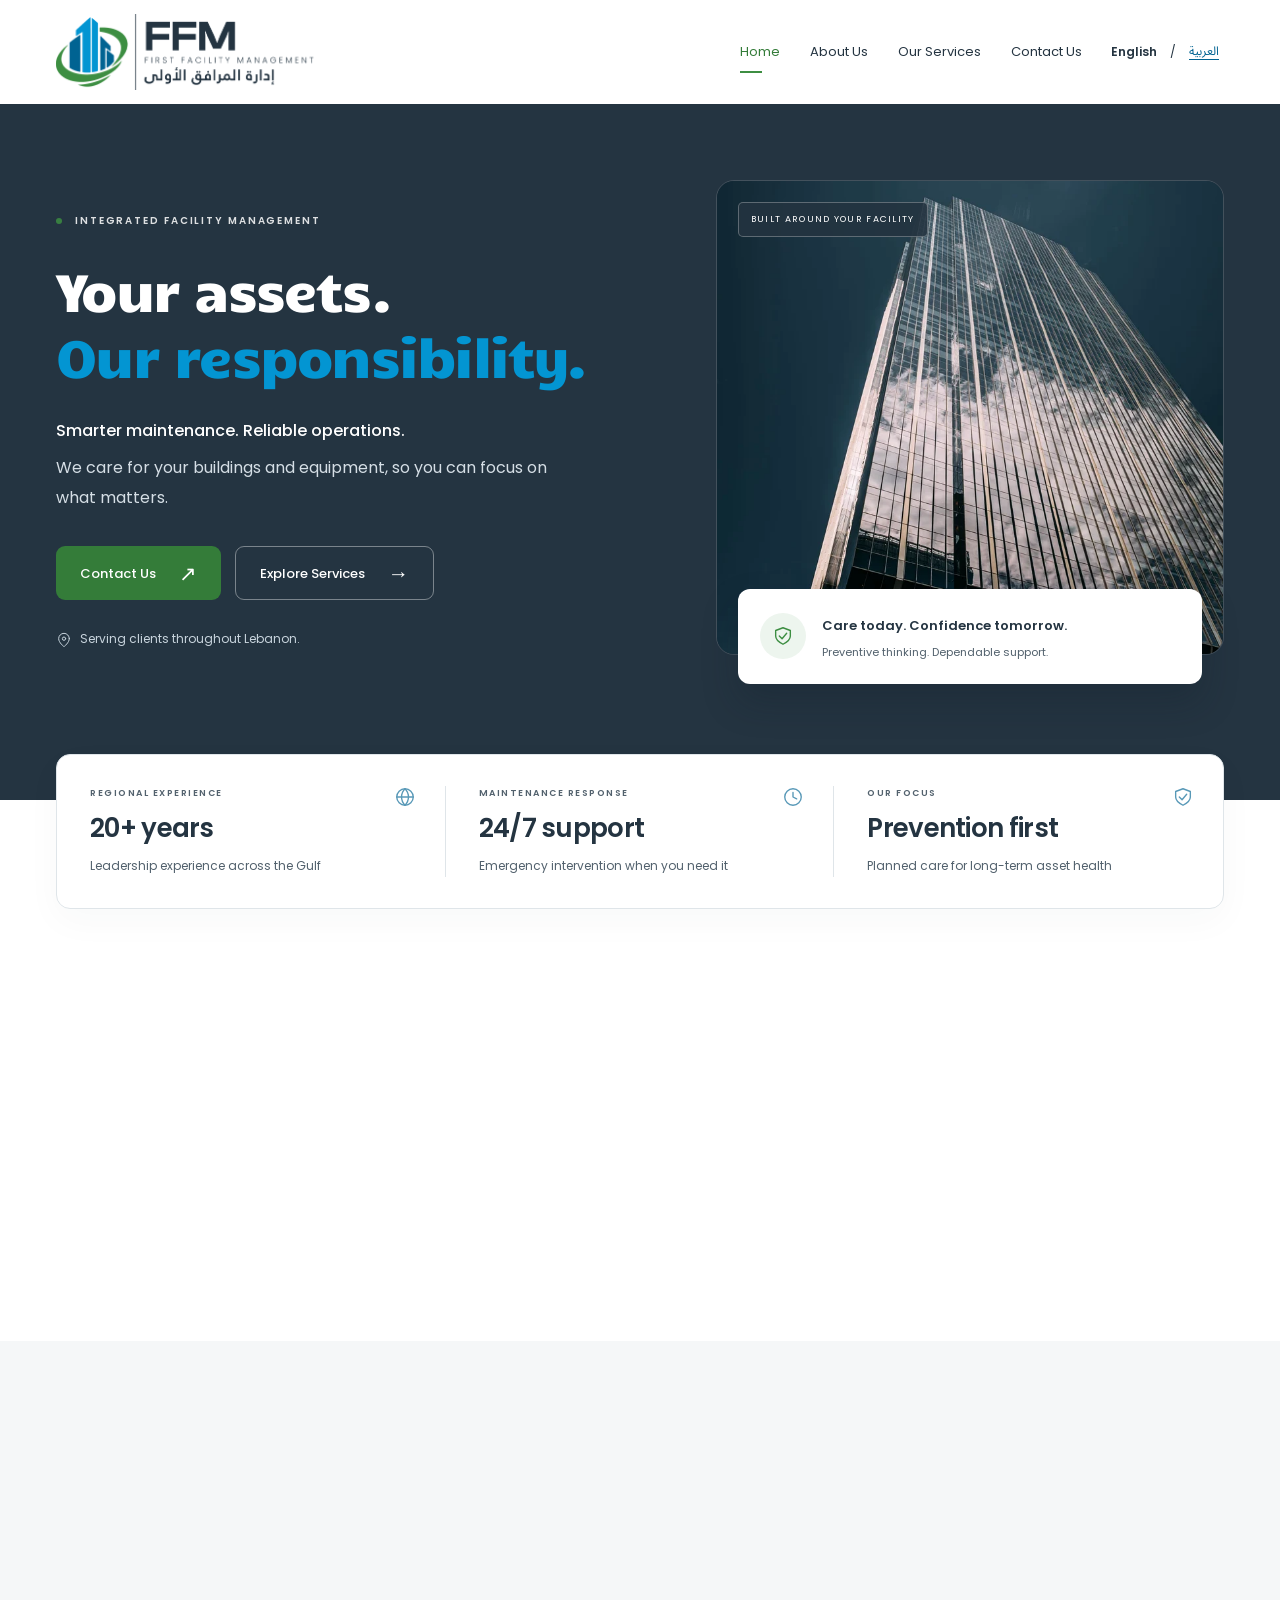
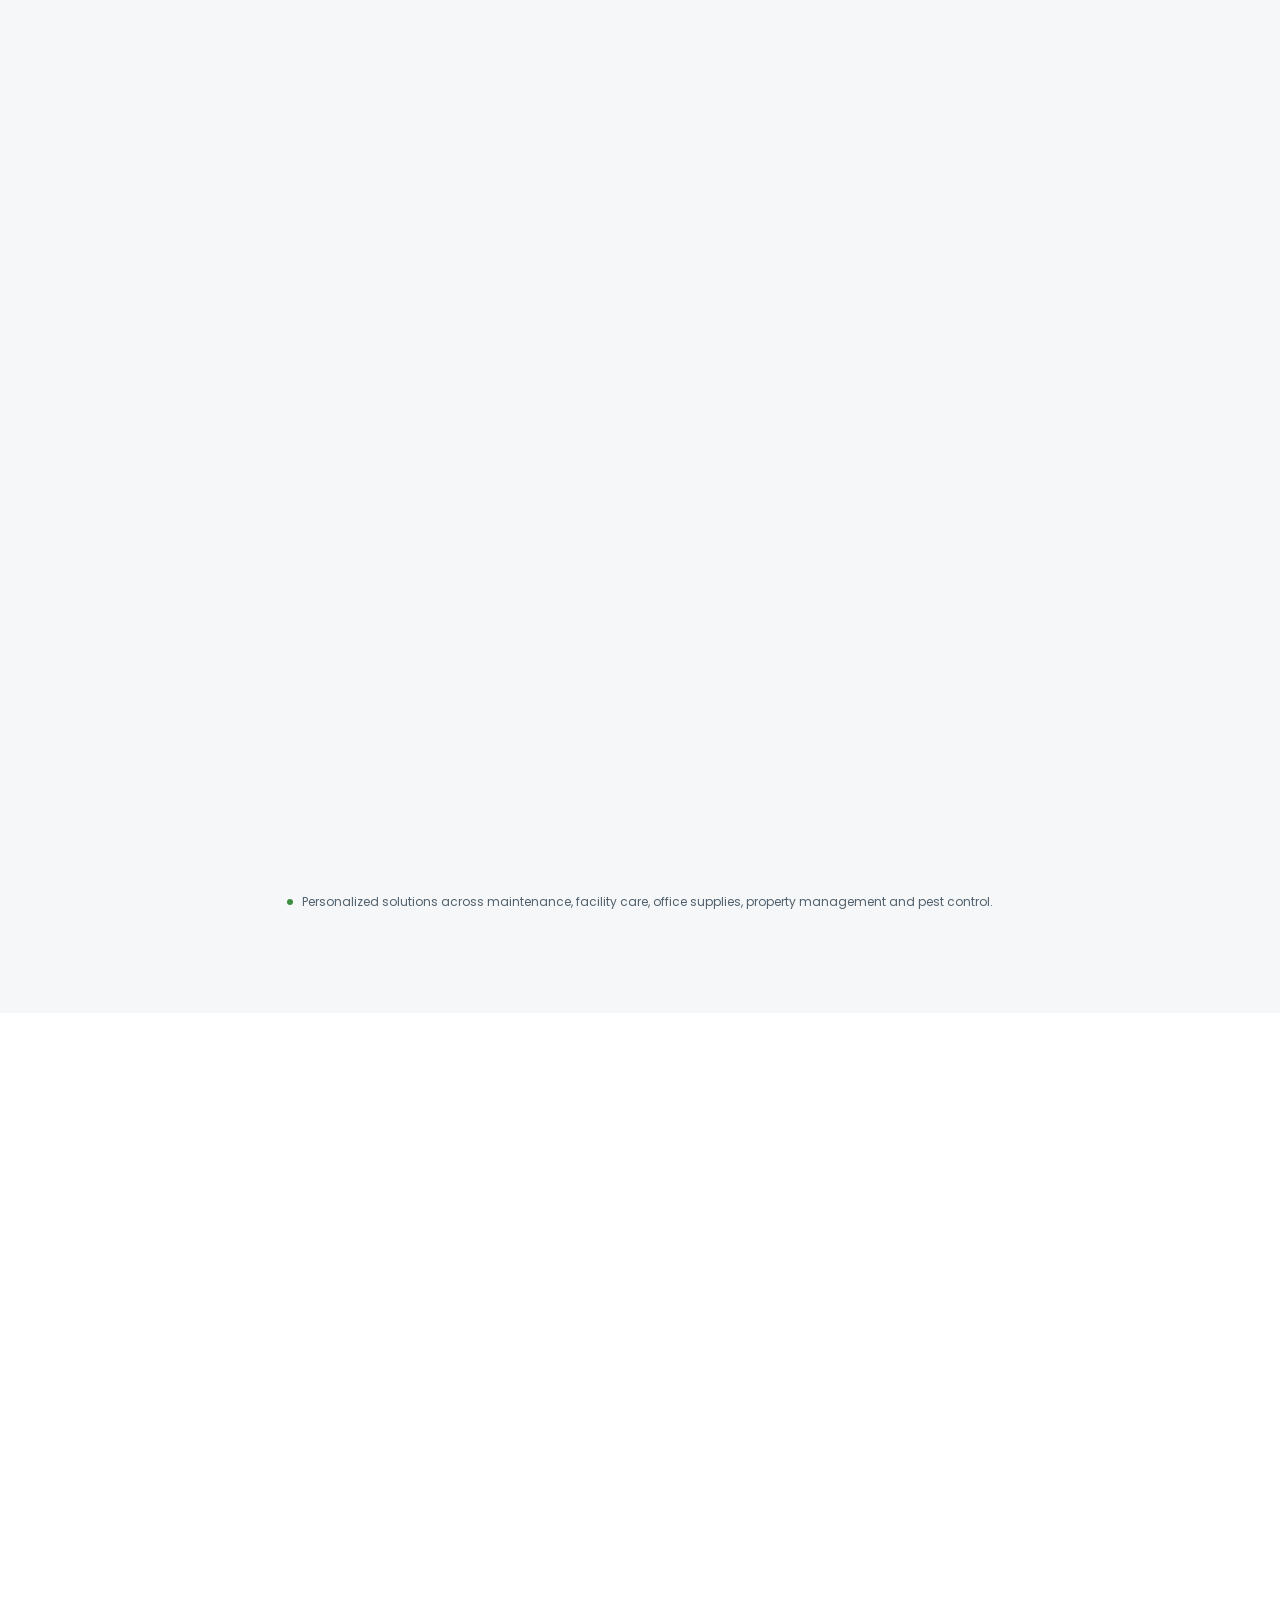
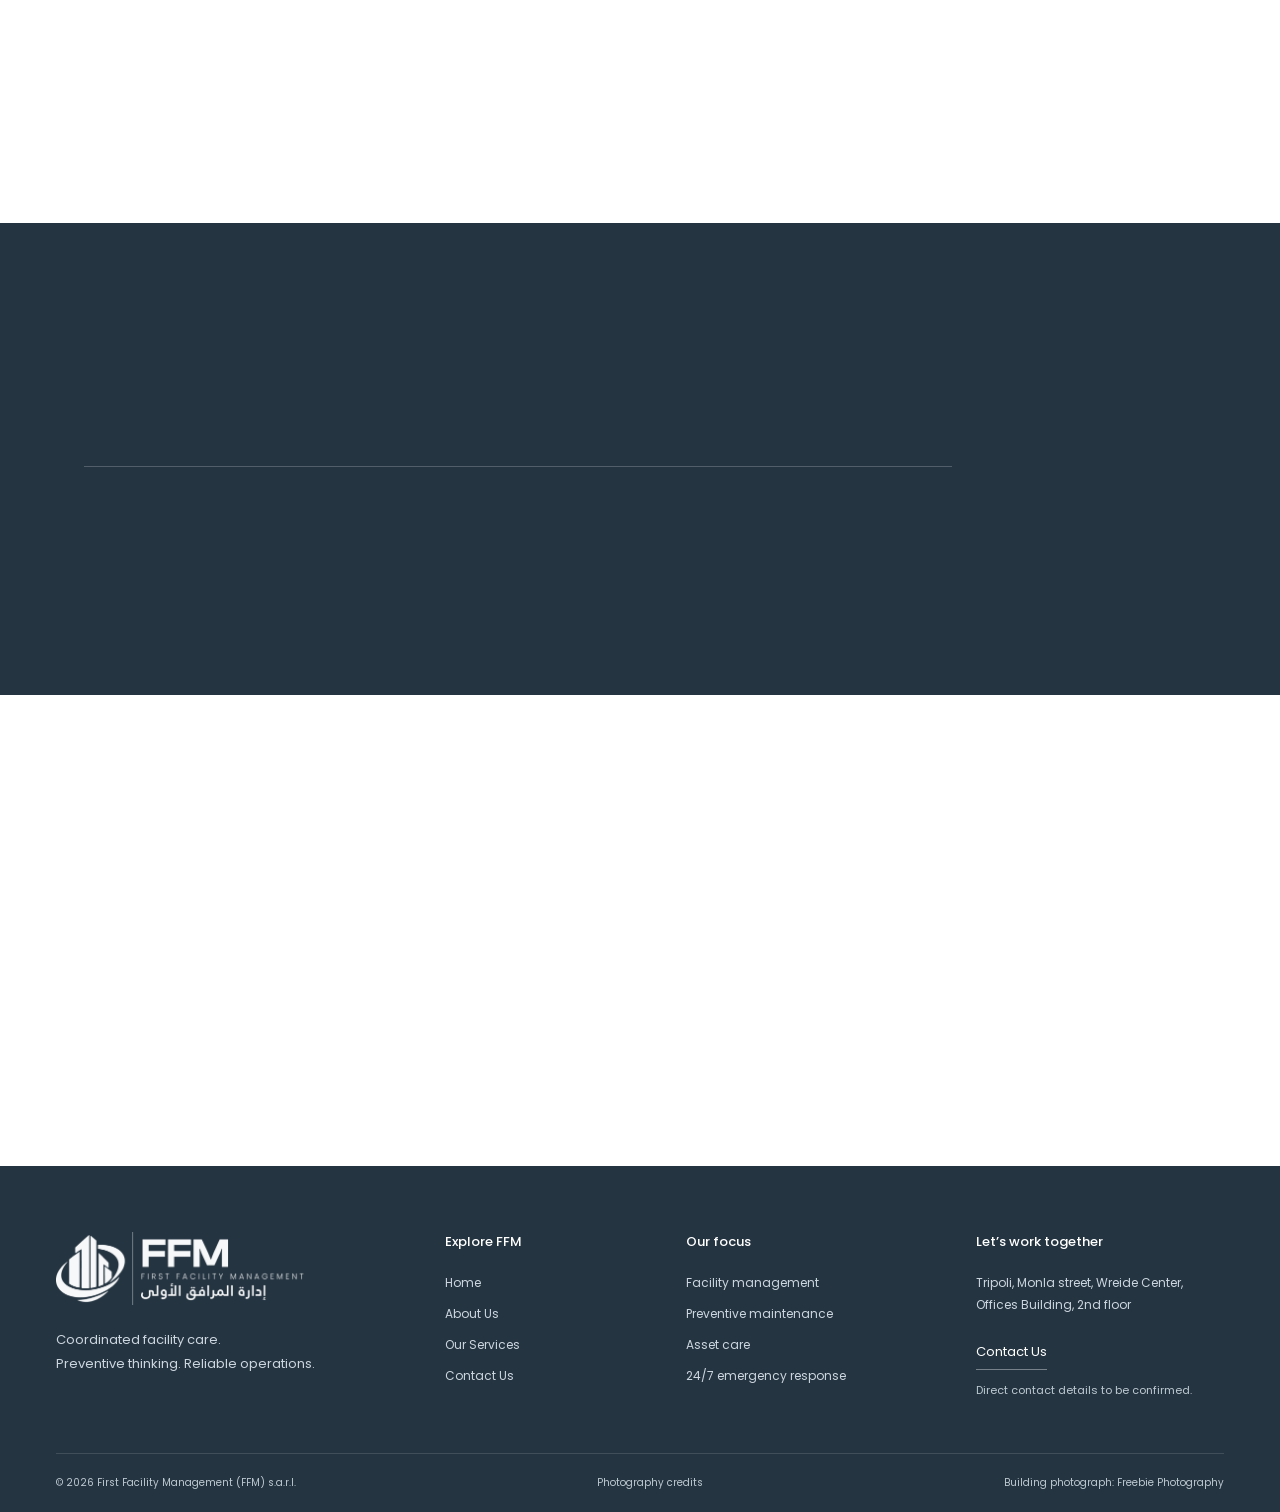
<file: index.html>
<!doctype html>
<html lang="en" dir="ltr">
<head><meta charset="UTF-8"><meta name="referrer" content="strict-origin-when-cross-origin"><meta http-equiv="Content-Security-Policy" content="default-src &#x27;none&#x27;; script-src &#x27;self&#x27; &#x27;sha256-AVUfLy/SuMdQ4yJgm1kbuVSA/oktZe58lVXI695ORXI=&#x27; &#x27;sha256-/x7W7R75k8Roq0WaVRQX9blP4OufE5xbAdzklGxsgpw=&#x27;; style-src &#x27;self&#x27;; img-src &#x27;self&#x27;; font-src &#x27;self&#x27;; connect-src &#x27;none&#x27;; base-uri &#x27;none&#x27;; object-src &#x27;none&#x27;; form-action &#x27;none&#x27;; upgrade-insecure-requests"><meta name="viewport" content="width=device-width,initial-scale=1"><title>First Facility Management (FFM) | Facility Management Lebanon</title><meta name="description" content="First Facility Management (FFM) offers personalized facility management, maintenance, property management, office supplies and pest control throughout Lebanon."><link rel="stylesheet" href="/site.08c3e5abf282.css"><link rel="canonical" href="https://www.ffm-lb.com/"><link rel="alternate" hreflang="en" href="https://www.ffm-lb.com/"><link rel="alternate" hreflang="ar" href="https://www.ffm-lb.com/ar/"><link rel="alternate" hreflang="x-default" href="https://www.ffm-lb.com/"><meta name="robots" content="index, follow, max-image-preview:large"><meta property="og:type" content="website"><meta property="og:title" content="First Facility Management (FFM) | Facility Management Lebanon"><meta property="og:description" content="First Facility Management (FFM) offers personalized facility management, maintenance, property management, office supplies and pest control throughout Lebanon."><meta property="og:url" content="https://www.ffm-lb.com/"><meta property="og:site_name" content="First Facility Management"><meta property="og:image" content="https://www.ffm-lb.com/assets/logo.a1af8da19d7b.png"><meta property="og:locale" content="en_LB"><link rel="icon" type="image/png" sizes="192x192" href="/assets/favicon.png"><script type="application/ld+json">{"@context":"https://schema.org","@graph":[{"@type":"Organization","@id":"https://www.ffm-lb.com/#organization","name":"First Facility Management","alternateName":["إدارة المرافق الأولى","FFM"],"url":"https://www.ffm-lb.com/","logo":{"@type":"ImageObject","url":"https://www.ffm-lb.com/assets/logo.a1af8da19d7b.png"},"address":{"@type":"PostalAddress","streetAddress":"Monla street, Wreide Center, Offices Building, 2nd floor","addressLocality":"Tripoli","addressCountry":"LB"},"areaServed":{"@type":"Country","name":"Lebanon"},"hasOfferCatalog":{"@type":"OfferCatalog","name":"Facility management services","itemListElement":[{"@type":"Offer","itemOffered":{"@type":"Service","name":"Cleaning & Housekeeping","provider":{"@id":"https://www.ffm-lb.com/#organization"},"areaServed":{"@type":"Country","name":"Lebanon"}}},{"@type":"Offer","itemOffered":{"@type":"Service","name":"HVAC & Air-Conditioning","provider":{"@id":"https://www.ffm-lb.com/#organization"},"areaServed":{"@type":"Country","name":"Lebanon"}}},{"@type":"Offer","itemOffered":{"@type":"Service","name":"Building Maintenance & Civil Repairs","provider":{"@id":"https://www.ffm-lb.com/#organization"},"areaServed":{"@type":"Country","name":"Lebanon"}}},{"@type":"Offer","itemOffered":{"@type":"Service","name":"Security Services","provider":{"@id":"https://www.ffm-lb.com/#organization"},"areaServed":{"@type":"Country","name":"Lebanon"}}},{"@type":"Offer","itemOffered":{"@type":"Service","name":"Landscaping","provider":{"@id":"https://www.ffm-lb.com/#organization"},"areaServed":{"@type":"Country","name":"Lebanon"}}},{"@type":"Offer","itemOffered":{"@type":"Service","name":"Electrical Systems","provider":{"@id":"https://www.ffm-lb.com/#organization"},"areaServed":{"@type":"Country","name":"Lebanon"}}},{"@type":"Offer","itemOffered":{"@type":"Service","name":"Plumbing","provider":{"@id":"https://www.ffm-lb.com/#organization"},"areaServed":{"@type":"Country","name":"Lebanon"}}},{"@type":"Offer","itemOffered":{"@type":"Service","name":"Fire, Safety & Waste Management","provider":{"@id":"https://www.ffm-lb.com/#organization"},"areaServed":{"@type":"Country","name":"Lebanon"}}},{"@type":"Offer","itemOffered":{"@type":"Service","name":"Office Supplies","provider":{"@id":"https://www.ffm-lb.com/#organization"},"areaServed":{"@type":"Country","name":"Lebanon"}}},{"@type":"Offer","itemOffered":{"@type":"Service","name":"Property Management","provider":{"@id":"https://www.ffm-lb.com/#organization"},"areaServed":{"@type":"Country","name":"Lebanon"}}},{"@type":"Offer","itemOffered":{"@type":"Service","name":"Pest Control","provider":{"@id":"https://www.ffm-lb.com/#organization"},"areaServed":{"@type":"Country","name":"Lebanon"}}}]}},{"@type":"WebSite","@id":"https://www.ffm-lb.com/#website","url":"https://www.ffm-lb.com/","name":"First Facility Management","alternateName":["FFM","إدارة المرافق الأولى"],"inLanguage":["en","ar"],"publisher":{"@id":"https://www.ffm-lb.com/#organization"}},{"@type":"WebPage","@id":"https://www.ffm-lb.com/#webpage","url":"https://www.ffm-lb.com/","name":"First Facility Management (FFM) | Facility Management Lebanon","inLanguage":"en","isPartOf":{"@id":"https://www.ffm-lb.com/#website"},"about":{"@id":"https://www.ffm-lb.com/#organization"}}]}</script><script>document.documentElement.classList.add('js');</script><link rel="preload" as="font" type="font/woff2" crossorigin href="/assets/Poppins-Regular.4e0089bafe3d.woff2"><link rel="preload" as="font" type="font/woff2" crossorigin href="/assets/Candal.c8b5ec3eb2c2.woff2"></head>
<body><a class="skip" href="#main">Skip to content</a><header class="header"><div class="wrap nav-wrap"><a class="brand" href="/" aria-label="First Facility Management home"><picture class="optimized-picture"><source type="image/webp" srcset="/assets/logo.d8a178bd3ba6.webp "><img src="/assets/logo.a1af8da19d7b.png" alt="FFM — First Facility Management" width="1067" height="308" decoding="async"></picture></a><button type="button" class="menu-toggle" hidden aria-label="Open navigation" data-close-label="Close navigation" aria-expanded="false" aria-controls="navigation"><span></span><span></span></button><nav id="navigation" aria-label="Main navigation"><a href="/" class="active" aria-current="page">Home</a><a href="/en/about/">About Us</a><a href="/en/services/">Our Services</a><a href="/en/contact/">Contact Us</a></nav><div class="language-selector" role="group" aria-label="Website language"><span lang="en" aria-current="true">English</span><span aria-hidden="true">/</span><a class="language-switch" href="/ar/" lang="ar" dir="rtl" aria-label="Switch to Arabic" data-language-switch>العربية</a></div></div></header><main id="main" tabindex="-1">
<section class="hero"><div class="wrap hero-grid"><div class="hero-copy"><p class="eyebrow light"><span class="dot"></span> INTEGRATED FACILITY MANAGEMENT</p><h1>Your assets.<br><span>Our responsibility.</span></h1><p class="hero-description"><span class="hero-lead">Smarter maintenance. Reliable operations.</span>We care for your buildings and equipment, so you can focus on what matters.</p><div class="hero-actions"><a class="button" href="/en/contact/#enquiry">Contact Us <span class="direction-arrow" aria-hidden="true">↗</span></a><a class="button outline" href="#services">Explore Services <span class="direction-arrow" aria-hidden="true">→</span></a></div><div class="hero-location"><svg class="icon" viewbox="0 0 24 24" aria-hidden="true"><path d="M20 10c0 6-8 12-8 12S4 16 4 10a8 8 0 1 1 16 0Z"/><circle cx="12" cy="10" r="2.5"/></svg> Serving clients throughout Lebanon.</div></div><div class="hero-visual"><picture class="optimized-picture"><source type="image/webp" srcset="/assets/architecture-320.b31c319dfbdd.webp 320w, /assets/architecture-480.5f24aebd9d1b.webp 480w, /assets/architecture-768.b4f1319f2c81.webp 768w, /assets/architecture-1024.ed563009df3f.webp 1024w, /assets/architecture-1280.bb6d19645587.webp 1280w, /assets/architecture-1600.e75c001a6559.webp 1600w" sizes="(max-width: 560px) calc(100vw - 40px), (max-width: 820px) calc(100vw - 64px), (max-width: 1100px) 44vw, 42vw"><img class="hero-photo" src="/assets/architecture-1280.a0fffab20fa6.jpg" alt="Upward view of a modern glass tower reflecting the sky" width="1600" height="2400" fetchpriority="high" srcset="/assets/architecture-320.2f1f5f79deb5.jpg 320w, /assets/architecture-480.4d9d453e1ed3.jpg 480w, /assets/architecture-768.c26a93f804a9.jpg 768w, /assets/architecture-1024.41dff4499f69.jpg 1024w, /assets/architecture-1280.a0fffab20fa6.jpg 1280w, /assets/architecture-1600.b5cd1b89a7fb.jpg 1600w" sizes="(max-width: 560px) calc(100vw - 40px), (max-width: 820px) calc(100vw - 64px), (max-width: 1100px) 44vw, 42vw" decoding="async"></picture><div class="image-label">BUILT AROUND YOUR FACILITY</div><div class="photo-card"><span class="card-icon"><svg class="icon" viewbox="0 0 24 24" aria-hidden="true"><path d="m12 3 8 3v6c0 5-8 9-8 9s-8-4-8-9V6l8-3Z"/><path d="m8 12 3 3 5-6"/></svg></span><div><strong>Care today. Confidence tomorrow.</strong><p>Preventive thinking. Dependable support.</p></div></div></div></div></section>
<section class="pillars wrap" aria-label="FFM at a glance"><article><span class="pillar-icon"><svg class="icon" viewbox="0 0 24 24" aria-hidden="true"><circle cx="12" cy="12" r="9"/><path d="M3 12h18M12 3c-5 5-5 13 0 18 5-5 5-13 0-18Z"/></svg></span><span class="eyebrow">REGIONAL EXPERIENCE</span><strong>20+ years</strong><p>Leadership experience across the Gulf</p></article><article><span class="pillar-icon"><svg class="icon" viewbox="0 0 24 24" aria-hidden="true"><circle cx="12" cy="12" r="9"/><path d="M12 7v5l4 2"/></svg></span><span class="eyebrow">MAINTENANCE RESPONSE</span><strong>24/7 support</strong><p>Emergency intervention when you need it</p></article><article><span class="pillar-icon"><svg class="icon" viewbox="0 0 24 24" aria-hidden="true"><path d="m12 3 8 3v6c0 5-8 9-8 9s-8-4-8-9V6l8-3Z"/><path d="m8 12 3 3 5-6"/></svg></span><span class="eyebrow">OUR FOCUS</span><strong>Prevention first</strong><p>Planned care for long-term asset health</p></article></section>
<section class="intro wrap section" id="introduction"><div><p class="eyebrow">MEET FIRST FACILITY MANAGEMENT</p><h2>Better care for buildings.<br>More confidence for you.</h2></div><div class="intro-copy"><p>From essential building services to preventive maintenance, FFM brings your facility’s needs together through one coordinated approach.</p><p>We help businesses throughout Lebanon protect their assets and keep day-to-day operations moving. Our personalized solutions are tailored to each client’s needs, priorities and budget.</p><a class="text-link" href="/en/about/">Get to know FFM <span class="direction-arrow" aria-hidden="true">↗</span></a></div></section>
<section class="services section" id="services"><div class="wrap"><div class="section-head"><div><p class="eyebrow">OUR SERVICES</p><h2>Every detail.<br>Working together.</h2></div><div class="section-head-side"><p>Technical expertise and everyday care.<br>Coordinated around your facility.</p><a class="text-link" href="/en/services/">Explore all services <span class="direction-arrow" aria-hidden="true">↗</span></a></div></div><div class="service-grid"><a class="service-card" href="/en/services/#hvac"><div class="service-image"><picture class="optimized-picture"><source type="image/webp" srcset="/assets/technical-detail-320.7dca8032874c.webp 320w, /assets/technical-detail-480.ebe8321d91ba.webp 480w, /assets/technical-detail-768.dd12fd99aa21.webp 768w, /assets/technical-detail-1024.b1b7e2885399.webp 1024w, /assets/technical-detail-1200.212a58f8e3ec.webp 1200w" sizes="(max-width: 560px) calc(100vw - 40px), 30vw"><img src="/assets/technical-detail-1200.80916aed9efb.jpg" alt="Close-up of maintenance work on an electrical circuit breaker panel" width="1200" height="799" loading="lazy" srcset="/assets/technical-detail-320.dac00108914c.jpg 320w, /assets/technical-detail-480.2eff79cdf26c.jpg 480w, /assets/technical-detail-768.7998436bfc5c.jpg 768w, /assets/technical-detail-1024.973997fc3700.jpg 1024w, /assets/technical-detail-1200.80916aed9efb.jpg 1200w" sizes="(max-width: 560px) calc(100vw - 40px), 30vw" decoding="async"></picture><span>01 / TECHNICAL</span></div><div class="service-body"><div class="service-title"><h3>Technical systems</h3><span class="round-arrow" aria-hidden="true">↗</span></div><p>HVAC, electrical and plumbing care to keep essential systems working reliably.</p></div></a><a class="service-card" href="/en/services/#building"><div class="service-image"><picture class="optimized-picture"><source type="image/webp" srcset="/assets/building-320.0d26341e17ce.webp 320w, /assets/building-480.abe2a2e474b5.webp 480w, /assets/building-768.56e2ff802821.webp 768w, /assets/building-1024.f640e60a94b4.webp 1024w, /assets/building-1280.59a8b0eadee7.webp 1280w" sizes="(max-width: 560px) calc(100vw - 40px), 30vw"><img src="/assets/building-1280.17d7b17b0138.jpg" alt="Glass and steel exterior of a commercial office building" width="2555" height="3840" loading="lazy" srcset="/assets/building-320.90f149abacf3.jpg 320w, /assets/building-480.422a6cd68ea3.jpg 480w, /assets/building-768.0c35204c12c2.jpg 768w, /assets/building-1024.1535113ee144.jpg 1024w, /assets/building-1280.17d7b17b0138.jpg 1280w" sizes="(max-width: 560px) calc(100vw - 40px), 30vw" decoding="async"></picture><span>02 / BUILDING CARE</span></div><div class="service-body"><div class="service-title"><h3>Building maintenance</h3><span class="round-arrow" aria-hidden="true">↗</span></div><p>Planned upkeep and civil repairs that protect the condition of your property.</p></div></a><a class="service-card" href="/en/services/#cleaning"><div class="service-image"><picture class="optimized-picture"><source type="image/webp" srcset="/assets/facility-interior-320.ac79f0b0e7f1.webp 320w, /assets/facility-interior-480.3294c156efb5.webp 480w, /assets/facility-interior-768.961a5a3d7101.webp 768w, /assets/facility-interior-1024.d48cbb1ec0e1.webp 1024w, /assets/facility-interior-1200.58f2998d8ea2.webp 1200w" sizes="(max-width: 560px) calc(100vw - 40px), 30vw"><img src="/assets/facility-interior-1200.5fa6aaf25d3a.jpg" alt="Well-kept commercial lobby with polished stone flooring and modern seating" width="1200" height="1800" loading="lazy" srcset="/assets/facility-interior-320.09348d4880e4.jpg 320w, /assets/facility-interior-480.4c7fa4b12460.jpg 480w, /assets/facility-interior-768.ec131c5940cb.jpg 768w, /assets/facility-interior-1024.3eb6000bd193.jpg 1024w, /assets/facility-interior-1200.5fa6aaf25d3a.jpg 1200w" sizes="(max-width: 560px) calc(100vw - 40px), 30vw" decoding="async"></picture><span>03 / FACILITY SERVICES</span></div><div class="service-body"><div class="service-title"><h3>Everyday facility care</h3><span class="round-arrow" aria-hidden="true">↗</span></div><p>Cleaning, security and landscaping for well-kept, welcoming environments.</p></div></a><a class="service-card" href="/en/services/#office-supplies"><div class="service-image"><picture class="optimized-picture"><source type="image/webp" srcset="/assets/facility-interior-320.ac79f0b0e7f1.webp 320w, /assets/facility-interior-480.3294c156efb5.webp 480w, /assets/facility-interior-768.961a5a3d7101.webp 768w, /assets/facility-interior-1024.d48cbb1ec0e1.webp 1024w, /assets/facility-interior-1200.58f2998d8ea2.webp 1200w" sizes="(max-width: 560px) calc(100vw - 40px), 30vw"><img src="/assets/facility-interior-1200.5fa6aaf25d3a.jpg" alt="Modern commercial workplace interior" loading="lazy" srcset="/assets/facility-interior-320.09348d4880e4.jpg 320w, /assets/facility-interior-480.4c7fa4b12460.jpg 480w, /assets/facility-interior-768.ec131c5940cb.jpg 768w, /assets/facility-interior-1024.3eb6000bd193.jpg 1024w, /assets/facility-interior-1200.5fa6aaf25d3a.jpg 1200w" sizes="(max-width: 560px) calc(100vw - 40px), 30vw" width="1200" height="1800" decoding="async"></picture><span>04 / Office Supplies</span></div><div class="service-body"><div class="service-title"><h3>Office Supplies</h3><span class="round-arrow" aria-hidden="true">↗</span></div><p>Office essentials, coordinated around your needs.</p></div></a><a class="service-card" href="/en/services/#property-management"><div class="service-image"><picture class="optimized-picture"><source type="image/webp" srcset="/assets/building-320.0d26341e17ce.webp 320w, /assets/building-480.abe2a2e474b5.webp 480w, /assets/building-768.56e2ff802821.webp 768w, /assets/building-1024.f640e60a94b4.webp 1024w, /assets/building-1280.59a8b0eadee7.webp 1280w" sizes="(max-width: 560px) calc(100vw - 40px), 30vw"><img src="/assets/building-1280.17d7b17b0138.jpg" alt="Exterior of a commercial office building" loading="lazy" srcset="/assets/building-320.90f149abacf3.jpg 320w, /assets/building-480.422a6cd68ea3.jpg 480w, /assets/building-768.0c35204c12c2.jpg 768w, /assets/building-1024.1535113ee144.jpg 1024w, /assets/building-1280.17d7b17b0138.jpg 1280w" sizes="(max-width: 560px) calc(100vw - 40px), 30vw" width="2555" height="3840" decoding="async"></picture><span>05 / Property Management</span></div><div class="service-body"><div class="service-title"><h3>Property Management</h3><span class="round-arrow" aria-hidden="true">↗</span></div><p>Rental, administrative and managerial support.</p></div></a><a class="service-card" href="/en/services/#pest-control"><div class="service-image"><picture class="optimized-picture"><source type="image/webp" srcset="/assets/pest-control-320.6a63670540b7.webp 320w, /assets/pest-control-480.fa3c50e23287.webp 480w, /assets/pest-control-768.4ce0f7089ad4.webp 768w, /assets/pest-control-1024.a0bc88ea1028.webp 1024w, /assets/pest-control-1200.87f3306092e8.webp 1200w" sizes="(max-width: 820px) calc(100vw - 40px), 45vw"><img src="/assets/pest-control-1200.eac940300cad.jpg" alt="Illustrative pest-control technician inspecting a monitoring station in a commercial corridor" loading="lazy" srcset="/assets/pest-control-320.717246704266.jpg 320w, /assets/pest-control-480.4f4263851780.jpg 480w, /assets/pest-control-768.ee82122e16b4.jpg 768w, /assets/pest-control-1024.75ae9902366c.jpg 1024w, /assets/pest-control-1200.eac940300cad.jpg 1200w" sizes="(max-width: 820px) calc(100vw - 40px), 45vw" width="1536" height="1024" decoding="async"></picture><span>06 / Pest Control</span></div><div class="service-body"><div class="service-title"><h3>Pest Control</h3><span class="round-arrow" aria-hidden="true">↗</span></div><p>A considered plan for cleaner, better-protected premises.</p></div></a></div><div class="services-note"><span class="dot"></span><p>Personalized solutions across maintenance, facility care, office supplies, property management and pest control.</p></div></div></section>
<section class="why section wrap"><div class="why-visual"><picture class="optimized-picture"><source type="image/webp" srcset="/assets/engineer-320.b65c47cfaa03.webp 320w, /assets/engineer-480.bbe2914542c2.webp 480w, /assets/engineer-768.75ef3f455f41.webp 768w, /assets/engineer-1024.626283e843a2.webp 1024w, /assets/engineer-1280.90aed8216f4a.webp 1280w, /assets/engineer-1400.2f7419632fb6.webp 1400w" sizes="(max-width: 820px) calc(100vw - 40px), 45vw"><img src="/assets/engineer-1280.7c663300f03f.jpg" alt="Engineer in safety equipment inspecting an electrical control cabinet" width="1400" height="933" loading="lazy" srcset="/assets/engineer-320.a307b17e3e91.jpg 320w, /assets/engineer-480.7a7ae912a706.jpg 480w, /assets/engineer-768.47e52485df2f.jpg 768w, /assets/engineer-1024.486de422e97f.jpg 1024w, /assets/engineer-1280.7c663300f03f.jpg 1280w, /assets/engineer-1400.49ee7551da5e.jpg 1400w" sizes="(max-width: 820px) calc(100vw - 40px), 45vw" decoding="async"></picture><div class="why-caption"><span class="eyebrow light">THE BIGGER PICTURE</span><p>A well-managed facility<br> supports a better business.</p></div></div><div class="why-copy"><p class="eyebrow">WHY CHOOSE FFM</p><h2>Maintenance with<br>tomorrow in mind.</h2><p class="section-description">A proactive approach helps you make better decisions about your assets, your time and your maintenance budget.</p><div class="benefits"><article><span class="benefit-number">01</span><div><h3>Protect your investment</h3><p>Regular inspection and planned upkeep help extend equipment life and address wear early.</p></div></article><article><span class="benefit-number">02</span><div><h3>Keep operations moving</h3><p>Preventive maintenance and 24/7 emergency response help limit unexpected disruption.</p></div></article><article><span class="benefit-number">03</span><div><h3>Bring clarity to maintenance</h3><p>Coordinated services and clear priorities help you plan work and control avoidable costs.</p></div></article></div></div></section>
<section class="approach section"><div class="wrap"><div class="section-head"><div><p class="eyebrow">THE FFM APPROACH</p><h2>Understand. <span>Plan.</span> Care.</h2></div><p class="approach-intro">A clear process, from the first assessment<br>to ongoing attention.</p></div><div class="steps"><article><span class="step-number">01</span><h3>Assess your facility</h3><p>Inspect the site and identify the assets and systems that need attention.</p></article><article><span class="step-number">02</span><h3>Plan preventive care</h3><p>Set maintenance priorities around equipment needs and your operations.</p></article><article><span class="step-number">03</span><h3>Coordinate the work</h3><p>Bring the right services together, with emergency support when needed.</p></article><article><span class="step-number">04</span><h3>Review and maintain</h3><p>Keep track of completed work and adapt the plan as your facility evolves.</p></article></div></div></section>
<section class="cta-section wrap"><div class="cta"><div><p class="eyebrow light">LET’S TALK ABOUT YOUR FACILITY</p><h2>Make better maintenance<br>your next move.</h2><p>Start with a conversation about your building,<br>your assets and the support you need.</p></div><a class="button white" href="/en/contact/#enquiry">Contact Us <span class="direction-arrow" aria-hidden="true">↗</span></a></div></section>
</main><footer><div class="wrap"><div class="footer-grid"><div class="footer-brand"><a href="/" aria-label="First Facility Management home"><picture class="optimized-picture"><source type="image/webp" srcset="/assets/logo-white.f82beeea6bad.webp "><img src="/assets/logo-white.808cdcf06591.png" alt="FFM — First Facility Management" width="1012" height="293" decoding="async"></picture></a><p>Coordinated facility care.<br>Preventive thinking. Reliable operations.</p></div><div><h3>Explore FFM</h3><a href="/">Home</a><a href="/en/about/">About Us</a><a href="/en/services/">Our Services</a><a href="/en/contact/">Contact Us</a></div><div><h3>Our focus</h3><span>Facility management</span><span>Preventive maintenance</span><span>Asset care</span><span>24/7 emergency response</span></div><div><h3>Let’s work together</h3><span>Tripoli, Monla street, Wreide Center, Offices Building, 2nd floor</span><a class="footer-cta" href="/en/contact/#enquiry">Contact Us</a><p class="contact-note">Direct contact details to be confirmed.</p></div></div><div class="footer-bottom"><p>© 2026 First Facility Management (FFM) s.a.r.l.</p><a href="/assets/IMAGE-CREDITS.txt">Photography credits</a><a href="https://freebie.photography/office/slides/office_block.htm">Building photograph: Freebie Photography</a></div></div></footer>
<script src="/app.12c803af4e35.js" defer></script></body></html>
</file>
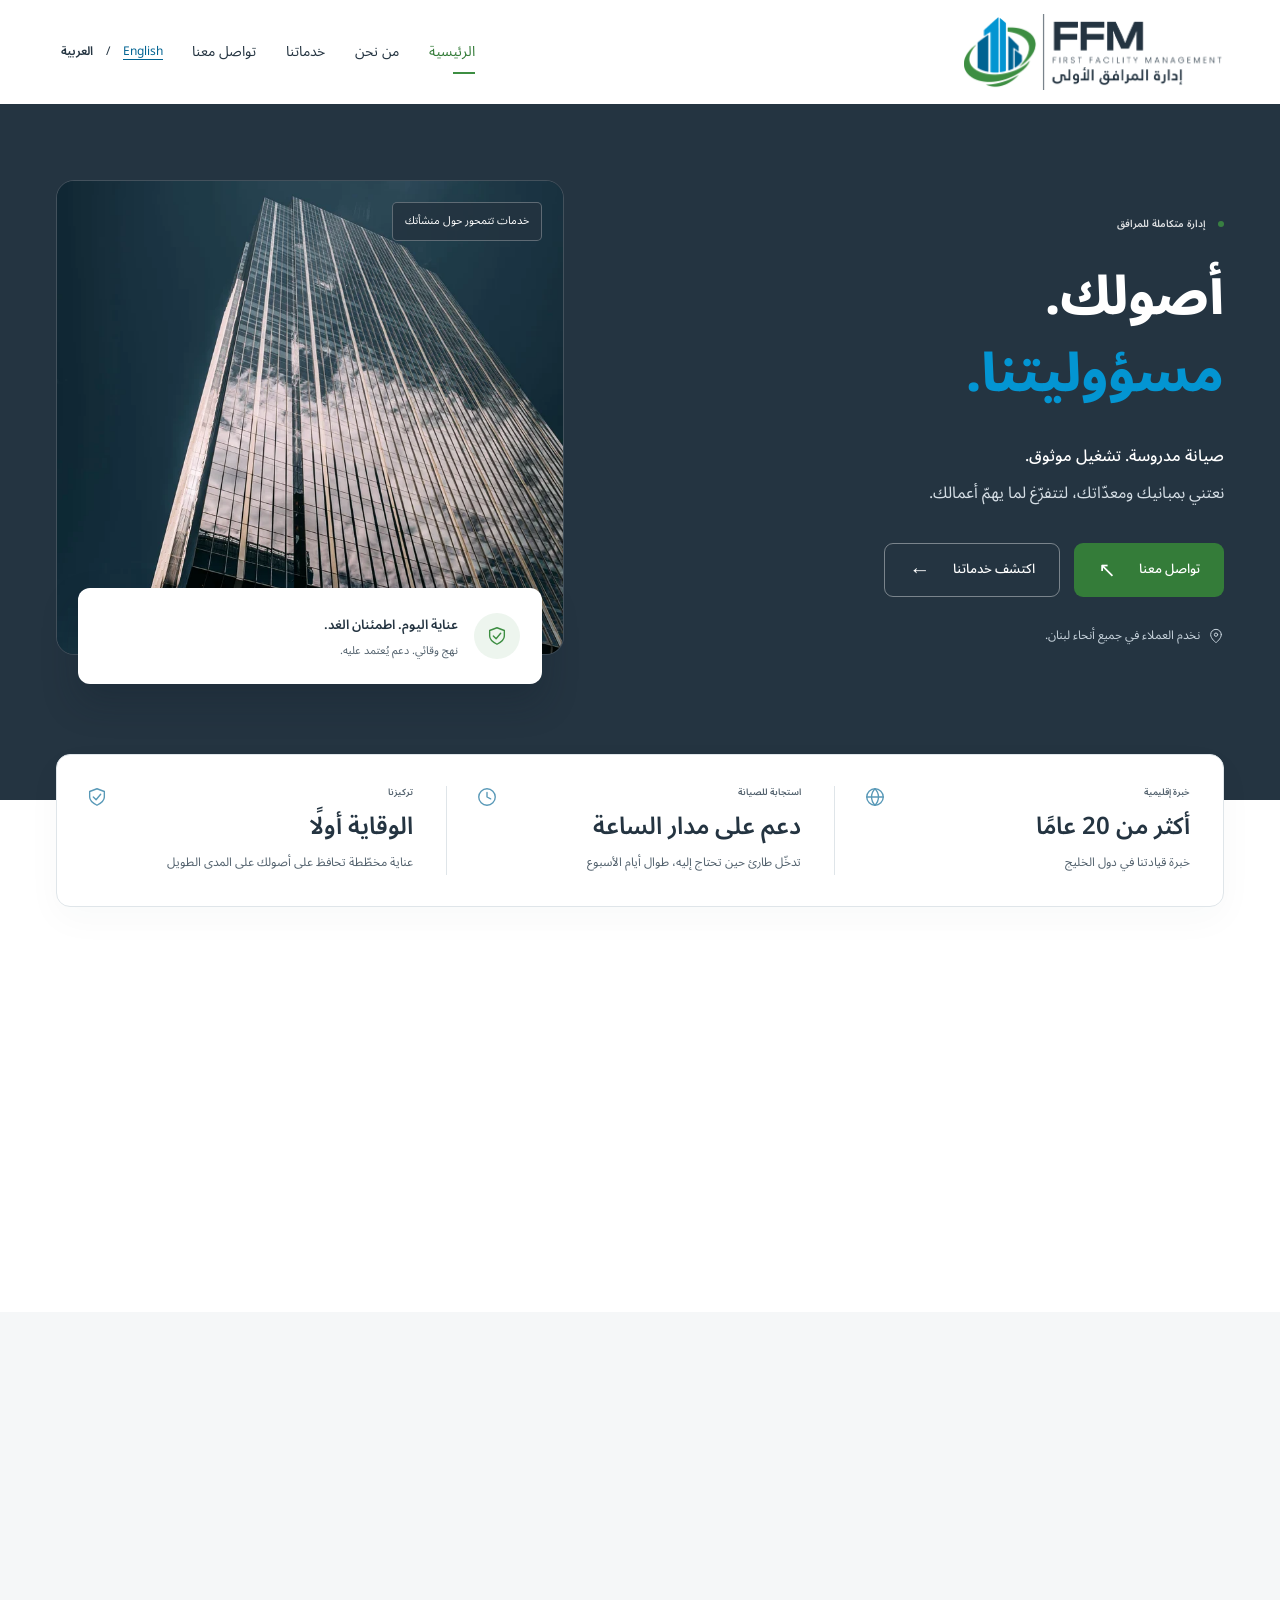
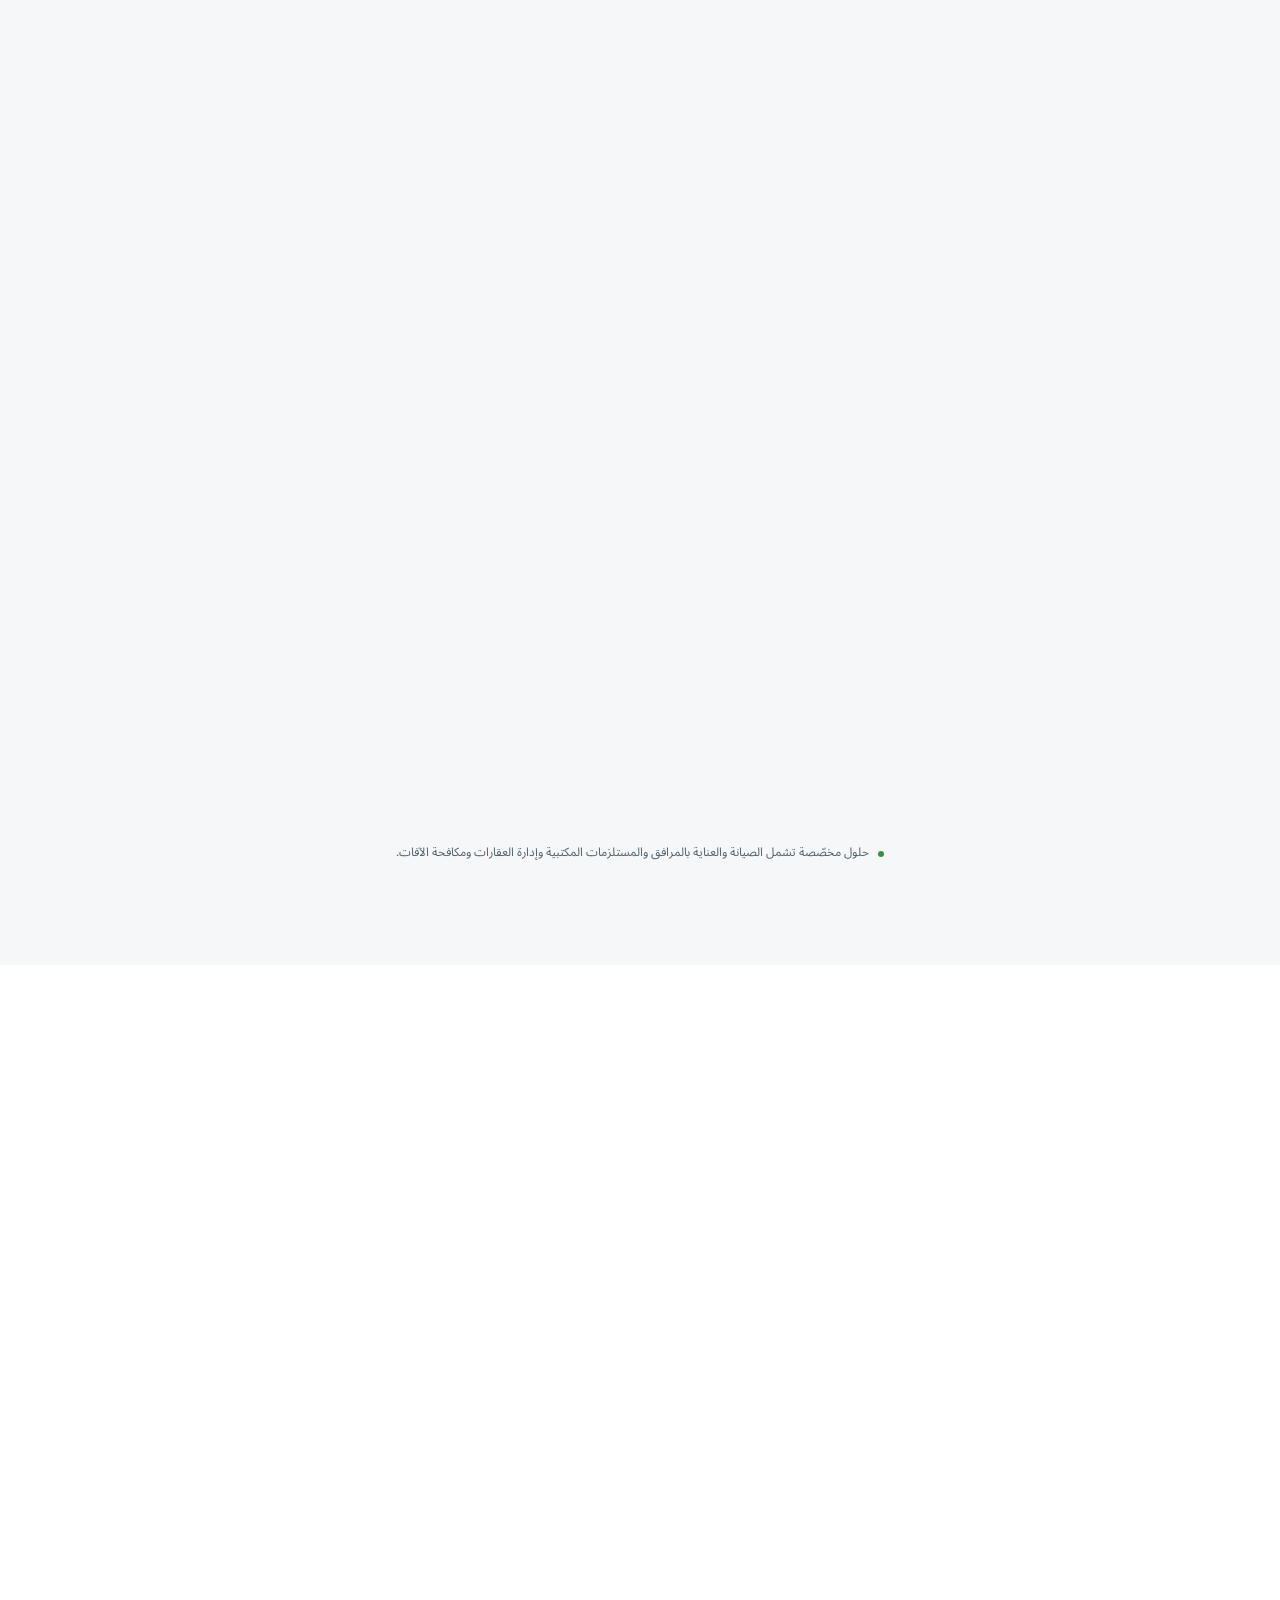
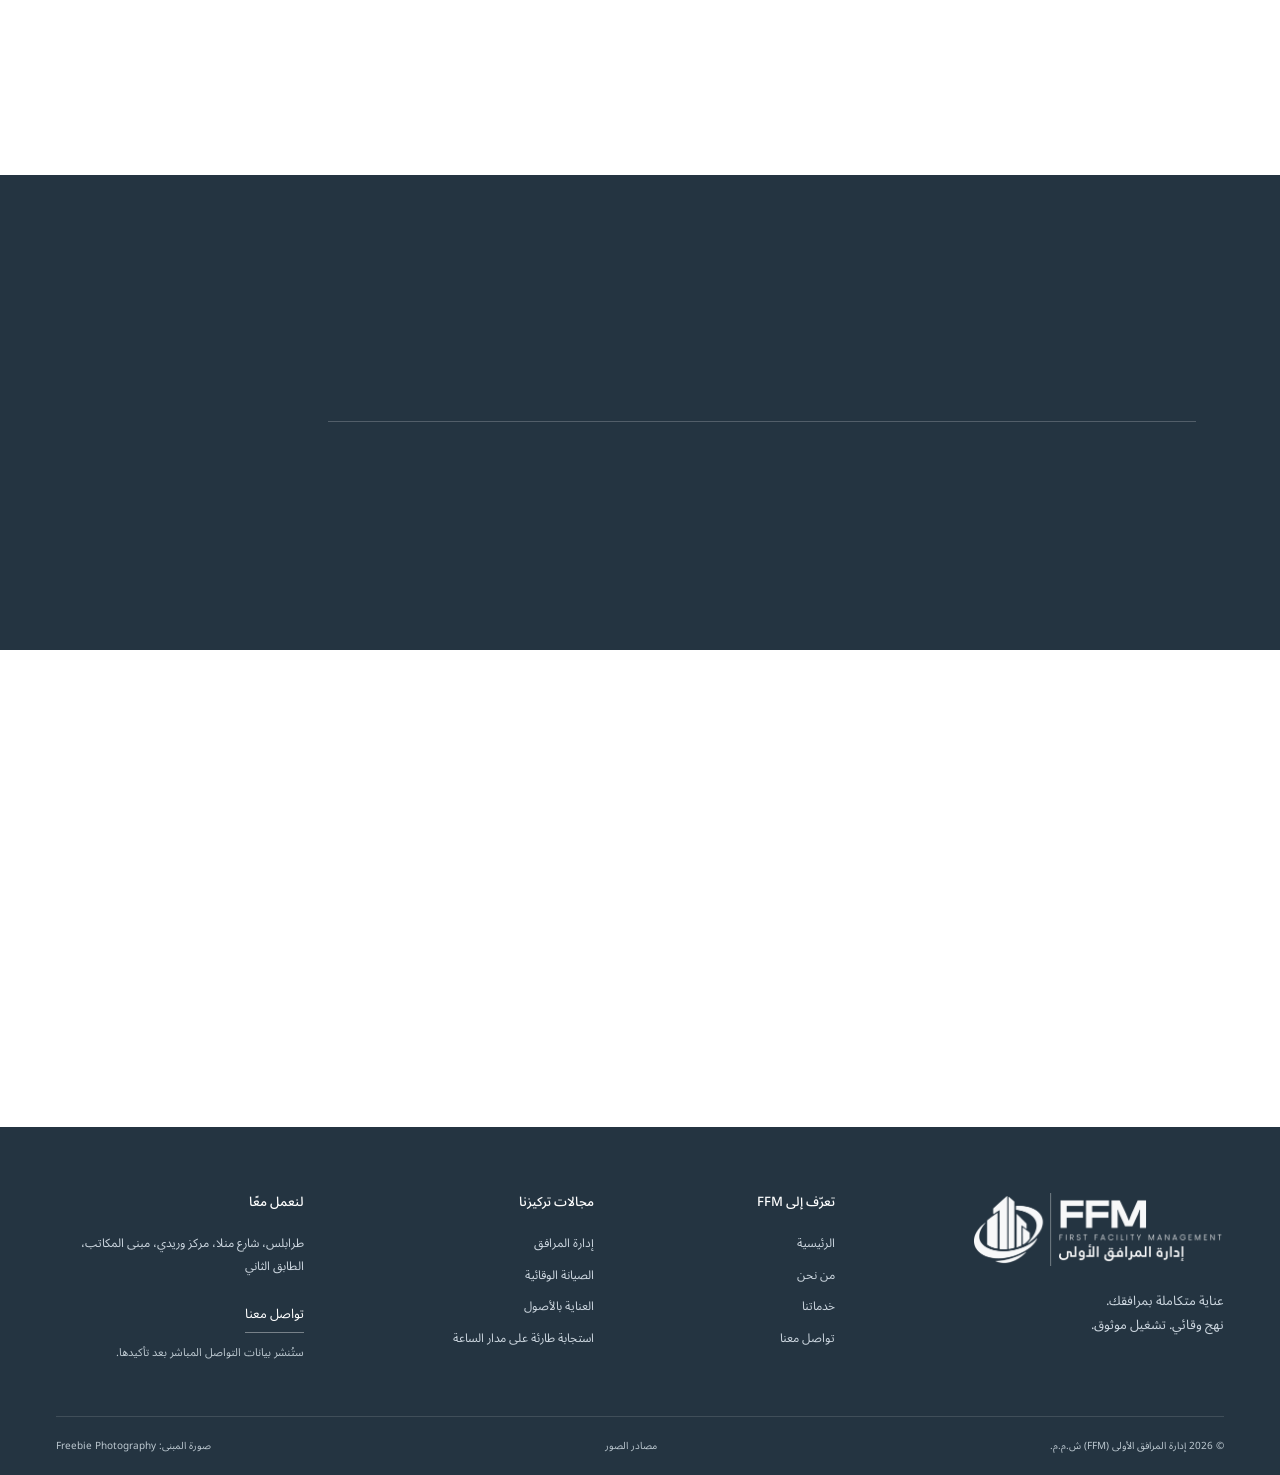
<file: ar/index.html>
<!doctype html>
<html lang="ar" dir="rtl">
<head><meta charset="UTF-8"><meta name="referrer" content="strict-origin-when-cross-origin"><meta http-equiv="Content-Security-Policy" content="default-src &#x27;none&#x27;; script-src &#x27;self&#x27; &#x27;sha256-8dyQ8Yl+53aJbEhnSOHoPOEr4BaF2qkN9B4Lrzg2i7I=&#x27; &#x27;sha256-/x7W7R75k8Roq0WaVRQX9blP4OufE5xbAdzklGxsgpw=&#x27;; style-src &#x27;self&#x27;; img-src &#x27;self&#x27;; font-src &#x27;self&#x27;; connect-src &#x27;none&#x27;; base-uri &#x27;none&#x27;; object-src &#x27;none&#x27;; form-action &#x27;none&#x27;; upgrade-insecure-requests"><meta name="viewport" content="width=device-width,initial-scale=1"><title>إدارة المرافق الأولى (FFM) | إدارة المرافق في لبنان</title><meta name="description" content="تقدّم إدارة المرافق الأولى (FFM) حلولًا مخصّصة لإدارة المرافق والصيانة وإدارة العقارات والمستلزمات المكتبية ومكافحة الآفات في جميع أنحاء لبنان."><link rel="stylesheet" href="/site.ad439522c28a.css"><link rel="canonical" href="https://www.ffm-lb.com/ar/"><link rel="alternate" hreflang="en" href="https://www.ffm-lb.com/"><link rel="alternate" hreflang="ar" href="https://www.ffm-lb.com/ar/"><link rel="alternate" hreflang="x-default" href="https://www.ffm-lb.com/"><meta name="robots" content="index, follow, max-image-preview:large"><meta property="og:type" content="website"><meta property="og:title" content="إدارة المرافق الأولى (FFM) | إدارة المرافق في لبنان"><meta property="og:description" content="تقدّم إدارة المرافق الأولى (FFM) حلولًا مخصّصة لإدارة المرافق والصيانة وإدارة العقارات والمستلزمات المكتبية ومكافحة الآفات في جميع أنحاء لبنان."><meta property="og:url" content="https://www.ffm-lb.com/ar/"><meta property="og:site_name" content="First Facility Management"><meta property="og:image" content="https://www.ffm-lb.com/assets/logo.a1af8da19d7b.png"><meta property="og:locale" content="ar_LB"><link rel="icon" type="image/png" sizes="192x192" href="/assets/favicon.png"><script type="application/ld+json">{"@context":"https://schema.org","@graph":[{"@type":"Organization","@id":"https://www.ffm-lb.com/#organization","name":"First Facility Management","alternateName":["إدارة المرافق الأولى","FFM"],"url":"https://www.ffm-lb.com/","logo":{"@type":"ImageObject","url":"https://www.ffm-lb.com/assets/logo.a1af8da19d7b.png"},"address":{"@type":"PostalAddress","streetAddress":"Monla street, Wreide Center, Offices Building, 2nd floor","addressLocality":"Tripoli","addressCountry":"LB"},"areaServed":{"@type":"Country","name":"Lebanon"},"hasOfferCatalog":{"@type":"OfferCatalog","name":"خدمات إدارة المرافق","itemListElement":[{"@type":"Offer","itemOffered":{"@type":"Service","name":"التنظيف والعناية الداخلية","provider":{"@id":"https://www.ffm-lb.com/#organization"},"areaServed":{"@type":"Country","name":"Lebanon"}}},{"@type":"Offer","itemOffered":{"@type":"Service","name":"أنظمة التدفئة والتهوية وتكييف الهواء","provider":{"@id":"https://www.ffm-lb.com/#organization"},"areaServed":{"@type":"Country","name":"Lebanon"}}},{"@type":"Offer","itemOffered":{"@type":"Service","name":"صيانة المباني والإصلاحات المدنية","provider":{"@id":"https://www.ffm-lb.com/#organization"},"areaServed":{"@type":"Country","name":"Lebanon"}}},{"@type":"Offer","itemOffered":{"@type":"Service","name":"خدمات الأمن","provider":{"@id":"https://www.ffm-lb.com/#organization"},"areaServed":{"@type":"Country","name":"Lebanon"}}},{"@type":"Offer","itemOffered":{"@type":"Service","name":"تنسيق الحدائق","provider":{"@id":"https://www.ffm-lb.com/#organization"},"areaServed":{"@type":"Country","name":"Lebanon"}}},{"@type":"Offer","itemOffered":{"@type":"Service","name":"الأنظمة الكهربائية","provider":{"@id":"https://www.ffm-lb.com/#organization"},"areaServed":{"@type":"Country","name":"Lebanon"}}},{"@type":"Offer","itemOffered":{"@type":"Service","name":"السباكة","provider":{"@id":"https://www.ffm-lb.com/#organization"},"areaServed":{"@type":"Country","name":"Lebanon"}}},{"@type":"Offer","itemOffered":{"@type":"Service","name":"الحريق والسلامة وإدارة النفايات","provider":{"@id":"https://www.ffm-lb.com/#organization"},"areaServed":{"@type":"Country","name":"Lebanon"}}},{"@type":"Offer","itemOffered":{"@type":"Service","name":"المستلزمات المكتبية","provider":{"@id":"https://www.ffm-lb.com/#organization"},"areaServed":{"@type":"Country","name":"Lebanon"}}},{"@type":"Offer","itemOffered":{"@type":"Service","name":"إدارة العقارات","provider":{"@id":"https://www.ffm-lb.com/#organization"},"areaServed":{"@type":"Country","name":"Lebanon"}}},{"@type":"Offer","itemOffered":{"@type":"Service","name":"مكافحة الآفات","provider":{"@id":"https://www.ffm-lb.com/#organization"},"areaServed":{"@type":"Country","name":"Lebanon"}}}]}},{"@type":"WebSite","@id":"https://www.ffm-lb.com/#website","url":"https://www.ffm-lb.com/","name":"First Facility Management","alternateName":["FFM","إدارة المرافق الأولى"],"inLanguage":["en","ar"],"publisher":{"@id":"https://www.ffm-lb.com/#organization"}},{"@type":"WebPage","@id":"https://www.ffm-lb.com/ar/#webpage","url":"https://www.ffm-lb.com/ar/","name":"إدارة المرافق الأولى (FFM) | إدارة المرافق في لبنان","inLanguage":"ar","isPartOf":{"@id":"https://www.ffm-lb.com/#website"},"about":{"@id":"https://www.ffm-lb.com/#organization"}}]}</script><script>document.documentElement.classList.add('js');</script><link rel="preload" as="font" type="font/woff2" crossorigin href="/assets/NotoSansArabic.44fa94f4535d.woff2"></head>
<body><a class="skip" href="#main">انتقل إلى المحتوى</a><header class="header"><div class="wrap nav-wrap"><a class="brand" href="/ar/" aria-label="الصفحة الرئيسية لإدارة المرافق الأولى"><picture class="optimized-picture"><source type="image/webp" srcset="/assets/logo.d8a178bd3ba6.webp "><img src="/assets/logo.a1af8da19d7b.png" alt="إدارة المرافق الأولى — ⁦FFM⁩" width="1067" height="308" decoding="async"></picture></a><button type="button" class="menu-toggle" hidden aria-label="فتح قائمة التنقّل" data-close-label="إغلاق قائمة التنقّل" aria-expanded="false" aria-controls="navigation"><span></span><span></span></button><nav id="navigation" aria-label="التنقّل الرئيسي"><a href="/ar/" class="active" aria-current="page">الرئيسية</a><a href="/ar/about/">من نحن</a><a href="/ar/services/">خدماتنا</a><a href="/ar/contact/">تواصل معنا</a></nav><div class="language-selector" role="group" aria-label="لغة الموقع"><a class="language-switch" href="/" lang="en" dir="ltr" aria-label="Switch to English" data-language-switch>English</a><span aria-hidden="true">/</span><span lang="ar" aria-current="true">العربية</span></div></div></header><main id="main" tabindex="-1">
<section class="hero"><div class="wrap hero-grid"><div class="hero-copy"><p class="eyebrow light"><span class="dot"></span> إدارة متكاملة للمرافق</p><h1>أصولك.<br><span>مسؤوليتنا.</span></h1><p class="hero-description"><span class="hero-lead">صيانة مدروسة. تشغيل موثوق.</span>نعتني بمبانيك ومعدّاتك، لتتفرّغ لما يهمّ أعمالك.</p><div class="hero-actions"><a class="button" href="/ar/contact/#enquiry">تواصل معنا <span class="direction-arrow" aria-hidden="true">↗</span></a><a class="button outline" href="#services">اكتشف خدماتنا <span class="direction-arrow" aria-hidden="true">→</span></a></div><div class="hero-location"><svg class="icon" viewbox="0 0 24 24" aria-hidden="true"><path d="M20 10c0 6-8 12-8 12S4 16 4 10a8 8 0 1 1 16 0Z"/><circle cx="12" cy="10" r="2.5"/></svg> نخدم العملاء في جميع أنحاء لبنان.</div></div><div class="hero-visual"><picture class="optimized-picture"><source type="image/webp" srcset="/assets/architecture-320.b31c319dfbdd.webp 320w, /assets/architecture-480.5f24aebd9d1b.webp 480w, /assets/architecture-768.b4f1319f2c81.webp 768w, /assets/architecture-1024.ed563009df3f.webp 1024w, /assets/architecture-1280.bb6d19645587.webp 1280w, /assets/architecture-1600.e75c001a6559.webp 1600w" sizes="(max-width: 560px) calc(100vw - 40px), (max-width: 820px) calc(100vw - 64px), (max-width: 1100px) 44vw, 42vw"><img class="hero-photo" src="/assets/architecture-1280.a0fffab20fa6.jpg" alt="برج زجاجي حديث يعكس السماء، كما يبدو من الأسفل" width="1600" height="2400" fetchpriority="high" srcset="/assets/architecture-320.2f1f5f79deb5.jpg 320w, /assets/architecture-480.4d9d453e1ed3.jpg 480w, /assets/architecture-768.c26a93f804a9.jpg 768w, /assets/architecture-1024.41dff4499f69.jpg 1024w, /assets/architecture-1280.a0fffab20fa6.jpg 1280w, /assets/architecture-1600.b5cd1b89a7fb.jpg 1600w" sizes="(max-width: 560px) calc(100vw - 40px), (max-width: 820px) calc(100vw - 64px), (max-width: 1100px) 44vw, 42vw" decoding="async"></picture><div class="image-label">خدمات تتمحور حول منشأتك</div><div class="photo-card"><span class="card-icon"><svg class="icon" viewbox="0 0 24 24" aria-hidden="true"><path d="m12 3 8 3v6c0 5-8 9-8 9s-8-4-8-9V6l8-3Z"/><path d="m8 12 3 3 5-6"/></svg></span><div><strong>عناية اليوم. اطمئنان الغد.</strong><p>نهج وقائي. دعم يُعتمد عليه.</p></div></div></div></div></section>
<section class="pillars wrap" aria-label="لمحة عن ⁦FFM⁩"><article><span class="pillar-icon"><svg class="icon" viewbox="0 0 24 24" aria-hidden="true"><circle cx="12" cy="12" r="9"/><path d="M3 12h18M12 3c-5 5-5 13 0 18 5-5 5-13 0-18Z"/></svg></span><span class="eyebrow">خبرة إقليمية</span><strong>أكثر من 20 عامًا</strong><p>خبرة قيادتنا في دول الخليج</p></article><article><span class="pillar-icon"><svg class="icon" viewbox="0 0 24 24" aria-hidden="true"><circle cx="12" cy="12" r="9"/><path d="M12 7v5l4 2"/></svg></span><span class="eyebrow">استجابة للصيانة</span><strong>دعم على مدار الساعة</strong><p>تدخّل طارئ حين تحتاج إليه، طوال أيام الأسبوع</p></article><article><span class="pillar-icon"><svg class="icon" viewbox="0 0 24 24" aria-hidden="true"><path d="m12 3 8 3v6c0 5-8 9-8 9s-8-4-8-9V6l8-3Z"/><path d="m8 12 3 3 5-6"/></svg></span><span class="eyebrow">تركيزنا</span><strong>الوقاية أولًا</strong><p>عناية مخطّطة تحافظ على أصولك على المدى الطويل</p></article></section>
<section class="intro wrap section" id="introduction"><div><p class="eyebrow">تعرّف إلى إدارة المرافق الأولى</p><h2>عناية أفضل بمبانيك.<br>اطمئنان أكبر لك.</h2></div><div class="intro-copy"><p>من الخدمات الأساسية للمباني إلى الصيانة الوقائية، تجمع ⁦FFM⁩ احتياجات منشأتك ضمن نهج واحد متكامل.</p><p>نساعد الشركات في جميع أنحاء لبنان على حماية أصولها واستمرار أعمالها اليومية. نقدّم حلولًا مخصّصة تُصمَّم وفق احتياجات كل عميل وأولوياته وميزانيته.</p><a class="text-link" href="/ar/about/">تعرّف إلى ⁦FFM⁩ <span class="direction-arrow" aria-hidden="true">↗</span></a></div></section>
<section class="services section" id="services"><div class="wrap"><div class="section-head"><div><p class="eyebrow">خدماتنا</p><h2>كلّ التفاصيل.<br>بتنسيق متكامل.</h2></div><div class="section-head-side"><p>خبرة تقنية وعناية يومية.<br>تتكامل حول احتياجات منشأتك.</p><a class="text-link" href="/ar/services/">اكتشف جميع الخدمات <span class="direction-arrow" aria-hidden="true">↗</span></a></div></div><div class="service-grid"><a class="service-card" href="/ar/services/#hvac"><div class="service-image"><picture class="optimized-picture"><source type="image/webp" srcset="/assets/technical-detail-320.7dca8032874c.webp 320w, /assets/technical-detail-480.ebe8321d91ba.webp 480w, /assets/technical-detail-768.dd12fd99aa21.webp 768w, /assets/technical-detail-1024.b1b7e2885399.webp 1024w, /assets/technical-detail-1200.212a58f8e3ec.webp 1200w" sizes="(max-width: 560px) calc(100vw - 40px), 30vw"><img src="/assets/technical-detail-1200.80916aed9efb.jpg" alt="لقطة مقرّبة لأعمال صيانة لوحة قواطع كهربائية" width="1200" height="799" loading="lazy" srcset="/assets/technical-detail-320.dac00108914c.jpg 320w, /assets/technical-detail-480.2eff79cdf26c.jpg 480w, /assets/technical-detail-768.7998436bfc5c.jpg 768w, /assets/technical-detail-1024.973997fc3700.jpg 1024w, /assets/technical-detail-1200.80916aed9efb.jpg 1200w" sizes="(max-width: 560px) calc(100vw - 40px), 30vw" decoding="async"></picture><span>01 / الأنظمة التقنية</span></div><div class="service-body"><div class="service-title"><h3>الأنظمة التقنية</h3><span class="round-arrow" aria-hidden="true">↗</span></div><p>العناية بأنظمة التدفئة والتهوية والتكييف والكهرباء والسباكة، للحفاظ على موثوقية الأنظمة الأساسية.</p></div></a><a class="service-card" href="/ar/services/#building"><div class="service-image"><picture class="optimized-picture"><source type="image/webp" srcset="/assets/building-320.0d26341e17ce.webp 320w, /assets/building-480.abe2a2e474b5.webp 480w, /assets/building-768.56e2ff802821.webp 768w, /assets/building-1024.f640e60a94b4.webp 1024w, /assets/building-1280.59a8b0eadee7.webp 1280w" sizes="(max-width: 560px) calc(100vw - 40px), 30vw"><img src="/assets/building-1280.17d7b17b0138.jpg" alt="واجهة زجاجية وفولاذية لمبنى مكاتب تجاري" width="2555" height="3840" loading="lazy" srcset="/assets/building-320.90f149abacf3.jpg 320w, /assets/building-480.422a6cd68ea3.jpg 480w, /assets/building-768.0c35204c12c2.jpg 768w, /assets/building-1024.1535113ee144.jpg 1024w, /assets/building-1280.17d7b17b0138.jpg 1280w" sizes="(max-width: 560px) calc(100vw - 40px), 30vw" decoding="async"></picture><span>02 / العناية بالمباني</span></div><div class="service-body"><div class="service-title"><h3>صيانة المباني</h3><span class="round-arrow" aria-hidden="true">↗</span></div><p>أعمال صيانة مخطّطة وإصلاحات مدنية للحفاظ على حالة عقارك.</p></div></a><a class="service-card" href="/ar/services/#cleaning"><div class="service-image"><picture class="optimized-picture"><source type="image/webp" srcset="/assets/facility-interior-320.ac79f0b0e7f1.webp 320w, /assets/facility-interior-480.3294c156efb5.webp 480w, /assets/facility-interior-768.961a5a3d7101.webp 768w, /assets/facility-interior-1024.d48cbb1ec0e1.webp 1024w, /assets/facility-interior-1200.58f2998d8ea2.webp 1200w" sizes="(max-width: 560px) calc(100vw - 40px), 30vw"><img src="/assets/facility-interior-1200.5fa6aaf25d3a.jpg" alt="ردهة تجارية معتنى بها، بأرضية حجرية مصقولة ومقاعد حديثة" width="1200" height="1800" loading="lazy" srcset="/assets/facility-interior-320.09348d4880e4.jpg 320w, /assets/facility-interior-480.4c7fa4b12460.jpg 480w, /assets/facility-interior-768.ec131c5940cb.jpg 768w, /assets/facility-interior-1024.3eb6000bd193.jpg 1024w, /assets/facility-interior-1200.5fa6aaf25d3a.jpg 1200w" sizes="(max-width: 560px) calc(100vw - 40px), 30vw" decoding="async"></picture><span>03 / خدمات المرافق</span></div><div class="service-body"><div class="service-title"><h3>العناية اليومية بالمرافق</h3><span class="round-arrow" aria-hidden="true">↗</span></div><p>تنظيف وأمن وعناية بالمساحات الخضراء، لبيئات مرتّبة ومرحّبة.</p></div></a><a class="service-card" href="/ar/services/#office-supplies"><div class="service-image"><picture class="optimized-picture"><source type="image/webp" srcset="/assets/facility-interior-320.ac79f0b0e7f1.webp 320w, /assets/facility-interior-480.3294c156efb5.webp 480w, /assets/facility-interior-768.961a5a3d7101.webp 768w, /assets/facility-interior-1024.d48cbb1ec0e1.webp 1024w, /assets/facility-interior-1200.58f2998d8ea2.webp 1200w" sizes="(max-width: 560px) calc(100vw - 40px), 30vw"><img src="/assets/facility-interior-1200.5fa6aaf25d3a.jpg" alt="مساحة داخلية حديثة لبيئة عمل تجارية" loading="lazy" srcset="/assets/facility-interior-320.09348d4880e4.jpg 320w, /assets/facility-interior-480.4c7fa4b12460.jpg 480w, /assets/facility-interior-768.ec131c5940cb.jpg 768w, /assets/facility-interior-1024.3eb6000bd193.jpg 1024w, /assets/facility-interior-1200.5fa6aaf25d3a.jpg 1200w" sizes="(max-width: 560px) calc(100vw - 40px), 30vw" width="1200" height="1800" decoding="async"></picture><span>04 / المستلزمات المكتبية</span></div><div class="service-body"><div class="service-title"><h3>المستلزمات المكتبية</h3><span class="round-arrow" aria-hidden="true">↗</span></div><p>مستلزمات مكتبية تُنسّق وفق احتياجاتك.</p></div></a><a class="service-card" href="/ar/services/#property-management"><div class="service-image"><picture class="optimized-picture"><source type="image/webp" srcset="/assets/building-320.0d26341e17ce.webp 320w, /assets/building-480.abe2a2e474b5.webp 480w, /assets/building-768.56e2ff802821.webp 768w, /assets/building-1024.f640e60a94b4.webp 1024w, /assets/building-1280.59a8b0eadee7.webp 1280w" sizes="(max-width: 560px) calc(100vw - 40px), 30vw"><img src="/assets/building-1280.17d7b17b0138.jpg" alt="واجهة مبنى مكاتب تجاري" loading="lazy" srcset="/assets/building-320.90f149abacf3.jpg 320w, /assets/building-480.422a6cd68ea3.jpg 480w, /assets/building-768.0c35204c12c2.jpg 768w, /assets/building-1024.1535113ee144.jpg 1024w, /assets/building-1280.17d7b17b0138.jpg 1280w" sizes="(max-width: 560px) calc(100vw - 40px), 30vw" width="2555" height="3840" decoding="async"></picture><span>05 / إدارة العقارات</span></div><div class="service-body"><div class="service-title"><h3>إدارة العقارات</h3><span class="round-arrow" aria-hidden="true">↗</span></div><p>دعم في إدارة الإيجارات والشؤون الإدارية والتنظيمية.</p></div></a><a class="service-card" href="/ar/services/#pest-control"><div class="service-image"><picture class="optimized-picture"><source type="image/webp" srcset="/assets/pest-control-320.6a63670540b7.webp 320w, /assets/pest-control-480.fa3c50e23287.webp 480w, /assets/pest-control-768.4ce0f7089ad4.webp 768w, /assets/pest-control-1024.a0bc88ea1028.webp 1024w, /assets/pest-control-1200.87f3306092e8.webp 1200w" sizes="(max-width: 820px) calc(100vw - 40px), 45vw"><img src="/assets/pest-control-1200.eac940300cad.jpg" alt="صورة توضيحية لفنّي مكافحة آفات يفحص محطة مراقبة في ممر تجاري" loading="lazy" srcset="/assets/pest-control-320.717246704266.jpg 320w, /assets/pest-control-480.4f4263851780.jpg 480w, /assets/pest-control-768.ee82122e16b4.jpg 768w, /assets/pest-control-1024.75ae9902366c.jpg 1024w, /assets/pest-control-1200.eac940300cad.jpg 1200w" sizes="(max-width: 820px) calc(100vw - 40px), 45vw" width="1536" height="1024" decoding="async"></picture><span>06 / مكافحة الآفات</span></div><div class="service-body"><div class="service-title"><h3>مكافحة الآفات</h3><span class="round-arrow" aria-hidden="true">↗</span></div><p>خطة مدروسة لبيئة أنظف ومبانٍ أفضل حماية.</p></div></a></div><div class="services-note"><span class="dot"></span><p>حلول مخصّصة تشمل الصيانة والعناية بالمرافق والمستلزمات المكتبية وإدارة العقارات ومكافحة الآفات.</p></div></div></section>
<section class="why section wrap"><div class="why-visual"><picture class="optimized-picture"><source type="image/webp" srcset="/assets/engineer-320.b65c47cfaa03.webp 320w, /assets/engineer-480.bbe2914542c2.webp 480w, /assets/engineer-768.75ef3f455f41.webp 768w, /assets/engineer-1024.626283e843a2.webp 1024w, /assets/engineer-1280.90aed8216f4a.webp 1280w, /assets/engineer-1400.2f7419632fb6.webp 1400w" sizes="(max-width: 820px) calc(100vw - 40px), 45vw"><img src="/assets/engineer-1280.7c663300f03f.jpg" alt="مهندس يرتدي معدّات السلامة ويفحص خزانة تحكّم كهربائية" width="1400" height="933" loading="lazy" srcset="/assets/engineer-320.a307b17e3e91.jpg 320w, /assets/engineer-480.7a7ae912a706.jpg 480w, /assets/engineer-768.47e52485df2f.jpg 768w, /assets/engineer-1024.486de422e97f.jpg 1024w, /assets/engineer-1280.7c663300f03f.jpg 1280w, /assets/engineer-1400.49ee7551da5e.jpg 1400w" sizes="(max-width: 820px) calc(100vw - 40px), 45vw" decoding="async"></picture><div class="why-caption"><span class="eyebrow light">رؤية أشمل</span><p>الإدارة الجيدة للمرافق<br> تدعم أداء أعمالك.</p></div></div><div class="why-copy"><p class="eyebrow">لماذا تختار ⁦FFM⁩؟</p><h2>صيانة تراعي<br>احتياجات الغد.</h2><p class="section-description">يساعدك النهج الاستباقي على اتخاذ قرارات أفضل بشأن أصولك ووقتك وميزانية الصيانة.</p><div class="benefits"><article><span class="benefit-number">01</span><div><h3>احمِ استثمارك</h3><p>تساعد الفحوص المنتظمة والعناية المخطّطة على إطالة عمر المعدّات ومعالجة التآكل مبكرًا.</p></div></article><article><span class="benefit-number">02</span><div><h3>حافظ على استمرارية التشغيل</h3><p>تساعد الصيانة الوقائية والاستجابة الطارئة على مدار الساعة في الحدّ من الانقطاعات غير المتوقّعة.</p></div></article><article><span class="benefit-number">03</span><div><h3>اجعل الصيانة أكثر وضوحًا</h3><p>تساعدك الخدمات المنسّقة والأولويات الواضحة على تخطيط الأعمال والحدّ من التكاليف التي يمكن تجنّبها.</p></div></article></div></div></section>
<section class="approach section"><div class="wrap"><div class="section-head"><div><p class="eyebrow">نهج ⁦FFM⁩</p><h2>نفهم. <span>نخطّط.</span> نعتني.</h2></div><p class="approach-intro">خطوات واضحة، من التقييم الأولي<br>إلى العناية المستمرة.</p></div><div class="steps"><article><span class="step-number">01</span><h3>نقيّم منشأتك</h3><p>نفحص الموقع ونحدّد الأصول والأنظمة التي تحتاج إلى عناية.</p></article><article><span class="step-number">02</span><h3>نخطّط للصيانة الوقائية</h3><p>نحدّد أولويات الصيانة وفق احتياجات المعدّات ومتطلّبات التشغيل.</p></article><article><span class="step-number">03</span><h3>ننسّق الأعمال</h3><p>نجمع الخدمات المناسبة، مع دعم طارئ عند الحاجة.</p></article><article><span class="step-number">04</span><h3>نراجع ونتابع</h3><p>نتابع الأعمال المنجزة ونكيّف الخطة مع تطوّر احتياجات منشأتك.</p></article></div></div></section>
<section class="cta-section wrap"><div class="cta"><div><p class="eyebrow light">لنتحدّث عن منشأتك</p><h2>اجعل الصيانة الأفضل<br>خطوتك التالية.</h2><p>لنبدأ بالحديث عن مبناك،<br>وأصولك والدعم الذي تحتاج إليه.</p></div><a class="button white" href="/ar/contact/#enquiry">تواصل معنا <span class="direction-arrow" aria-hidden="true">↗</span></a></div></section>
</main><footer><div class="wrap"><div class="footer-grid"><div class="footer-brand"><a href="/ar/" aria-label="الصفحة الرئيسية لإدارة المرافق الأولى"><picture class="optimized-picture"><source type="image/webp" srcset="/assets/logo-white.f82beeea6bad.webp "><img src="/assets/logo-white.808cdcf06591.png" alt="إدارة المرافق الأولى — ⁦FFM⁩" width="1012" height="293" decoding="async"></picture></a><p>عناية متكاملة بمرافقك.<br>نهج وقائي. تشغيل موثوق.</p></div><div><h3>تعرّف إلى ⁦FFM⁩</h3><a href="/ar/">الرئيسية</a><a href="/ar/about/">من نحن</a><a href="/ar/services/">خدماتنا</a><a href="/ar/contact/">تواصل معنا</a></div><div><h3>مجالات تركيزنا</h3><span>إدارة المرافق</span><span>الصيانة الوقائية</span><span>العناية بالأصول</span><span>استجابة طارئة على مدار الساعة</span></div><div><h3>لنعمل معًا</h3><span>طرابلس، شارع منلا، مركز وريدي، مبنى المكاتب، الطابق الثاني</span><a class="footer-cta" href="/ar/contact/#enquiry">تواصل معنا</a><p class="contact-note">ستُنشر بيانات التواصل المباشر بعد تأكيدها.</p></div></div><div class="footer-bottom"><p>© 2026 إدارة المرافق الأولى (⁦FFM⁩) ش.م.م.</p><a href="/assets/IMAGE-CREDITS.txt">مصادر الصور</a><a href="https://freebie.photography/office/slides/office_block.htm">صورة المبنى: ⁦Freebie Photography⁩</a></div></div></footer>
<script src="/app.12c803af4e35.js" defer></script></body></html>
</file>
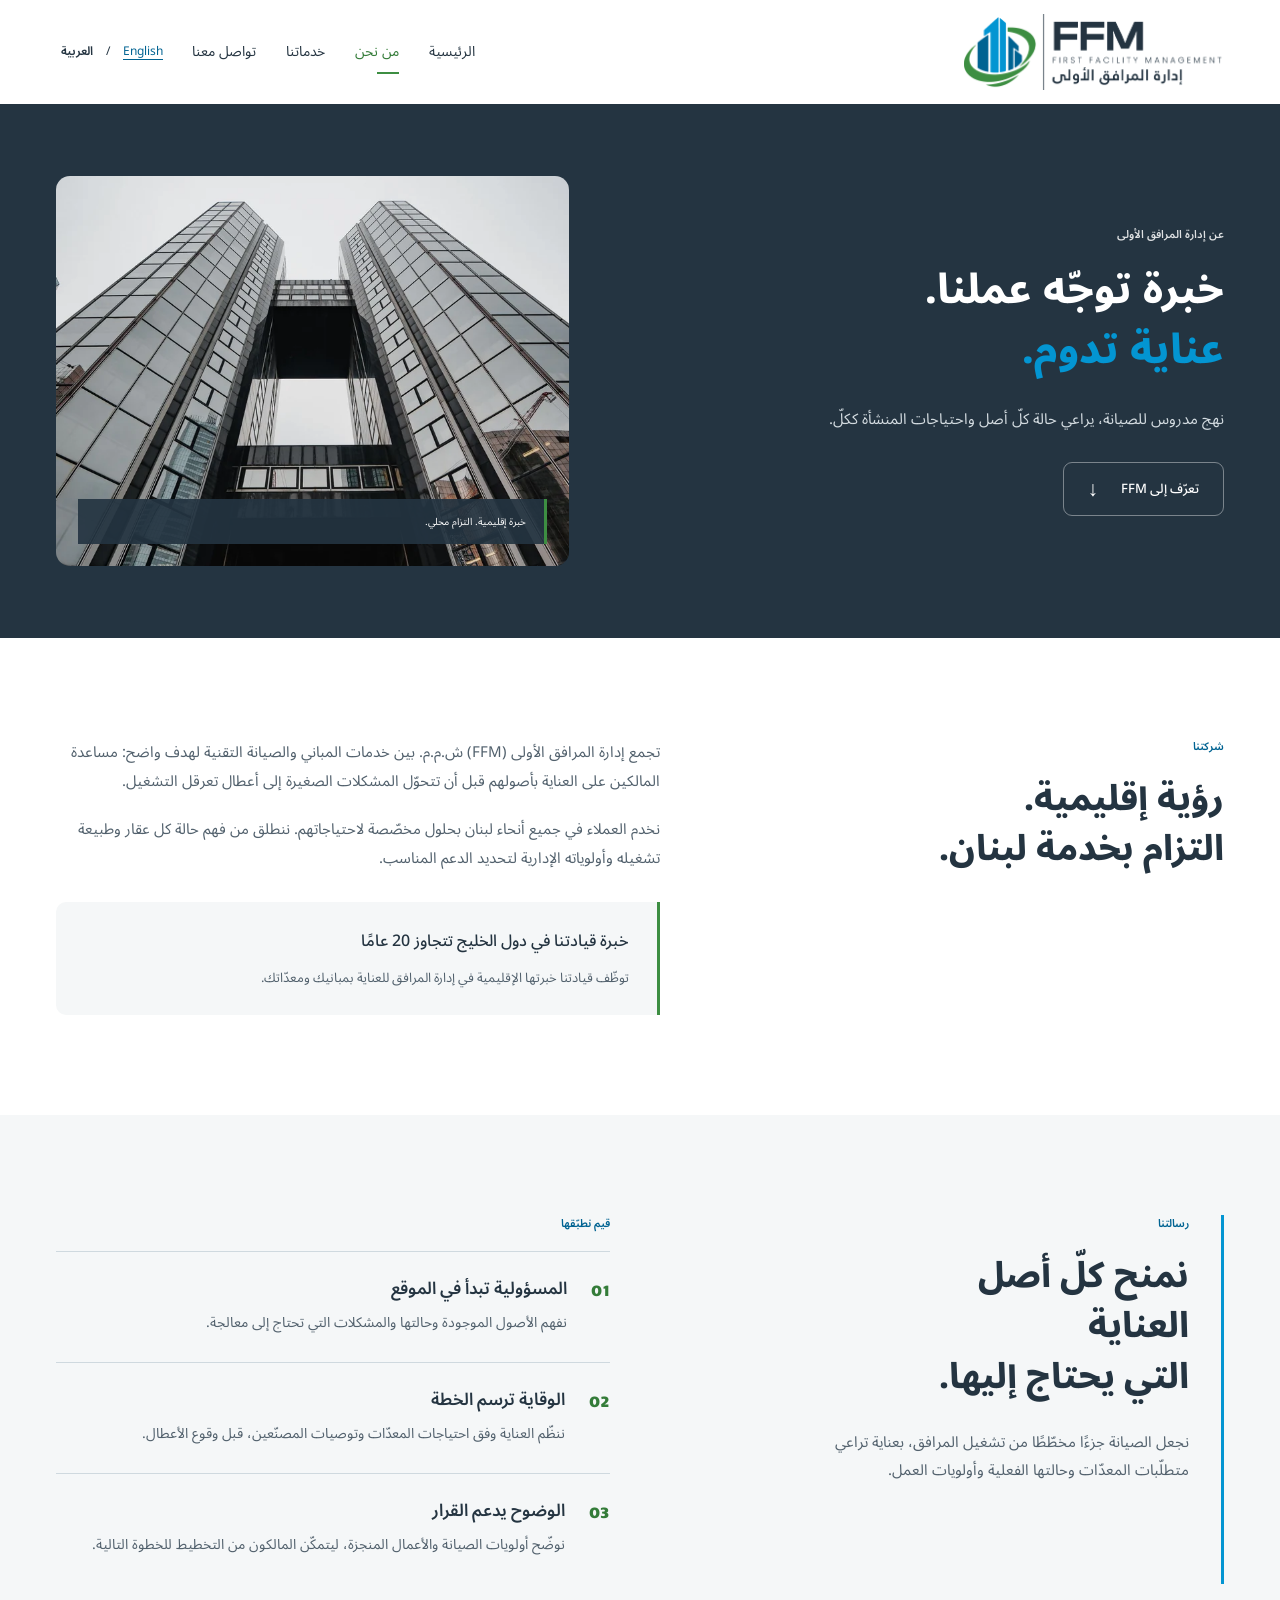
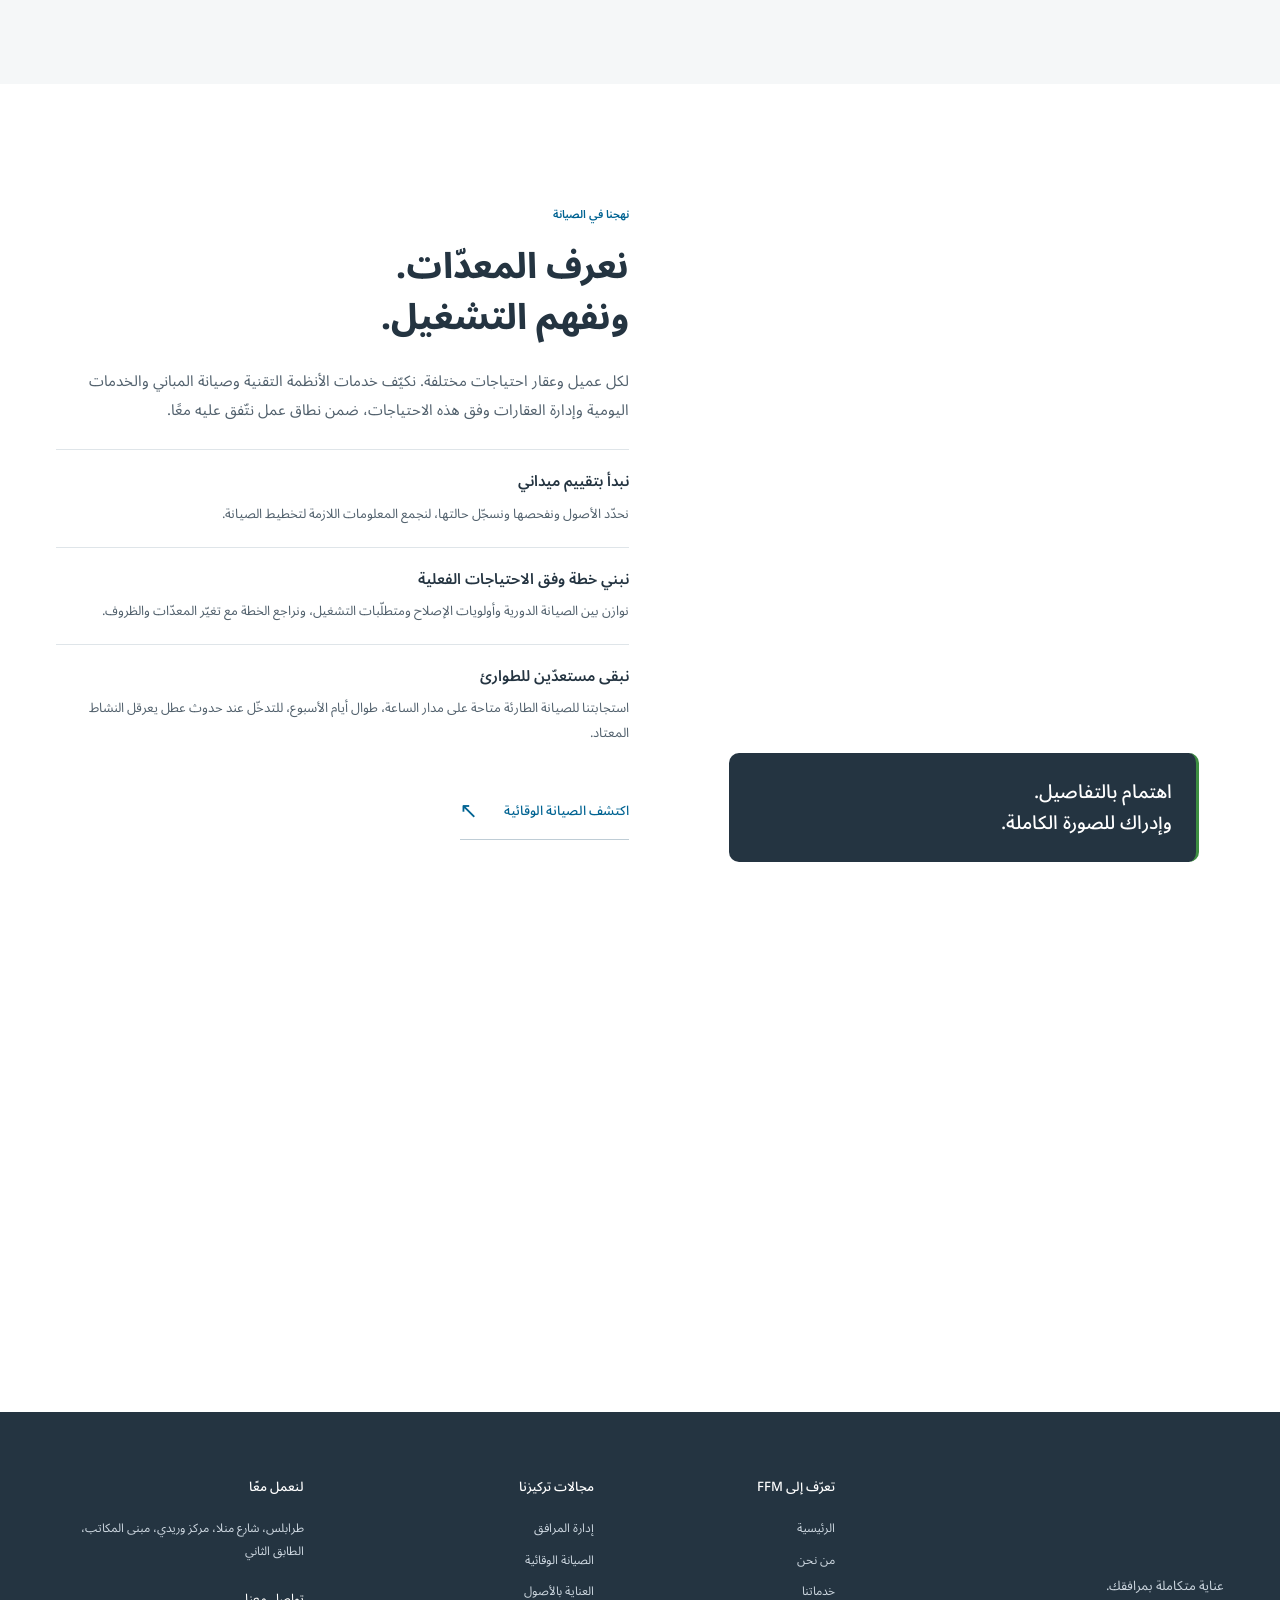
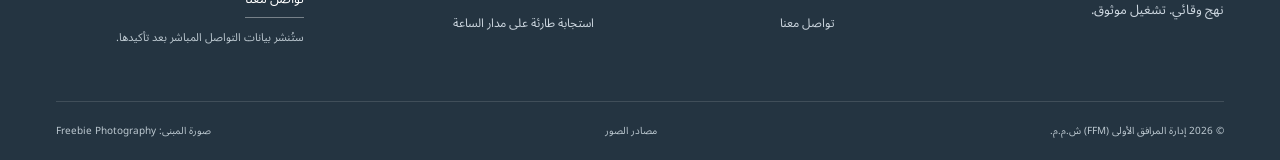
<file: ar/about/index.html>
<!doctype html>
<html lang="ar" dir="rtl">
<head><meta charset="UTF-8"><meta name="referrer" content="strict-origin-when-cross-origin"><meta http-equiv="Content-Security-Policy" content="default-src &#x27;none&#x27;; script-src &#x27;self&#x27; &#x27;sha256-oW/mPjmgUhJ/WMXp/K7LEDgPym84f4r4awg99f0rajE=&#x27; &#x27;sha256-/x7W7R75k8Roq0WaVRQX9blP4OufE5xbAdzklGxsgpw=&#x27;; style-src &#x27;self&#x27;; img-src &#x27;self&#x27;; font-src &#x27;self&#x27;; connect-src &#x27;none&#x27;; base-uri &#x27;none&#x27;; object-src &#x27;none&#x27;; form-action &#x27;none&#x27;; upgrade-insecure-requests"><meta name="viewport" content="width=device-width,initial-scale=1"><title>من نحن | إدارة المرافق الأولى — لبنان</title><meta name="description" content="تعرّف إلى إدارة المرافق الأولى (FFM) في لبنان. خبرة قيادتنا في دول الخليج تتجاوز 20 عامًا، نوظّفها لتقديم دعم مخصّص للمرافق والعقارات."><link rel="stylesheet" href="/site.f0cbcd7c41a2.css"><link rel="canonical" href="https://www.ffm-lb.com/ar/about/"><link rel="alternate" hreflang="en" href="https://www.ffm-lb.com/en/about/"><link rel="alternate" hreflang="ar" href="https://www.ffm-lb.com/ar/about/"><meta name="robots" content="index, follow, max-image-preview:large"><meta property="og:type" content="website"><meta property="og:title" content="من نحن | إدارة المرافق الأولى — لبنان"><meta property="og:description" content="تعرّف إلى إدارة المرافق الأولى (FFM) في لبنان. خبرة قيادتنا في دول الخليج تتجاوز 20 عامًا، نوظّفها لتقديم دعم مخصّص للمرافق والعقارات."><meta property="og:url" content="https://www.ffm-lb.com/ar/about/"><meta property="og:site_name" content="First Facility Management"><meta property="og:image" content="https://www.ffm-lb.com/assets/logo.a1af8da19d7b.png"><meta property="og:locale" content="ar_LB"><link rel="icon" type="image/png" sizes="192x192" href="/assets/favicon.png"><script type="application/ld+json">{"@context":"https://schema.org","@graph":[{"@type":"Organization","@id":"https://www.ffm-lb.com/#organization","name":"First Facility Management","alternateName":["إدارة المرافق الأولى","FFM"],"url":"https://www.ffm-lb.com/","logo":{"@type":"ImageObject","url":"https://www.ffm-lb.com/assets/logo.a1af8da19d7b.png"},"address":{"@type":"PostalAddress","streetAddress":"Monla street, Wreide Center, Offices Building, 2nd floor","addressLocality":"Tripoli","addressCountry":"LB"},"areaServed":{"@type":"Country","name":"Lebanon"},"hasOfferCatalog":{"@type":"OfferCatalog","name":"خدمات إدارة المرافق","itemListElement":[{"@type":"Offer","itemOffered":{"@type":"Service","name":"التنظيف والعناية الداخلية","provider":{"@id":"https://www.ffm-lb.com/#organization"},"areaServed":{"@type":"Country","name":"Lebanon"}}},{"@type":"Offer","itemOffered":{"@type":"Service","name":"أنظمة التدفئة والتهوية وتكييف الهواء","provider":{"@id":"https://www.ffm-lb.com/#organization"},"areaServed":{"@type":"Country","name":"Lebanon"}}},{"@type":"Offer","itemOffered":{"@type":"Service","name":"صيانة المباني والإصلاحات المدنية","provider":{"@id":"https://www.ffm-lb.com/#organization"},"areaServed":{"@type":"Country","name":"Lebanon"}}},{"@type":"Offer","itemOffered":{"@type":"Service","name":"خدمات الأمن","provider":{"@id":"https://www.ffm-lb.com/#organization"},"areaServed":{"@type":"Country","name":"Lebanon"}}},{"@type":"Offer","itemOffered":{"@type":"Service","name":"تنسيق الحدائق","provider":{"@id":"https://www.ffm-lb.com/#organization"},"areaServed":{"@type":"Country","name":"Lebanon"}}},{"@type":"Offer","itemOffered":{"@type":"Service","name":"الأنظمة الكهربائية","provider":{"@id":"https://www.ffm-lb.com/#organization"},"areaServed":{"@type":"Country","name":"Lebanon"}}},{"@type":"Offer","itemOffered":{"@type":"Service","name":"السباكة","provider":{"@id":"https://www.ffm-lb.com/#organization"},"areaServed":{"@type":"Country","name":"Lebanon"}}},{"@type":"Offer","itemOffered":{"@type":"Service","name":"الحريق والسلامة وإدارة النفايات","provider":{"@id":"https://www.ffm-lb.com/#organization"},"areaServed":{"@type":"Country","name":"Lebanon"}}},{"@type":"Offer","itemOffered":{"@type":"Service","name":"المستلزمات المكتبية","provider":{"@id":"https://www.ffm-lb.com/#organization"},"areaServed":{"@type":"Country","name":"Lebanon"}}},{"@type":"Offer","itemOffered":{"@type":"Service","name":"إدارة العقارات","provider":{"@id":"https://www.ffm-lb.com/#organization"},"areaServed":{"@type":"Country","name":"Lebanon"}}},{"@type":"Offer","itemOffered":{"@type":"Service","name":"مكافحة الآفات","provider":{"@id":"https://www.ffm-lb.com/#organization"},"areaServed":{"@type":"Country","name":"Lebanon"}}}]}},{"@type":"WebSite","@id":"https://www.ffm-lb.com/#website","url":"https://www.ffm-lb.com/","name":"First Facility Management","alternateName":["FFM","إدارة المرافق الأولى"],"inLanguage":["en","ar"],"publisher":{"@id":"https://www.ffm-lb.com/#organization"}},{"@type":"WebPage","@id":"https://www.ffm-lb.com/ar/about/#webpage","url":"https://www.ffm-lb.com/ar/about/","name":"من نحن | إدارة المرافق الأولى — لبنان","inLanguage":"ar","isPartOf":{"@id":"https://www.ffm-lb.com/#website"},"about":{"@id":"https://www.ffm-lb.com/#organization"}}]}</script><script>document.documentElement.classList.add('js');</script><link rel="preload" as="font" type="font/woff2" crossorigin href="/assets/NotoSansArabic.44fa94f4535d.woff2"></head>
<body class="inner-page about-page"><a class="skip" href="#main">انتقل إلى المحتوى</a><header class="header"><div class="wrap nav-wrap"><a class="brand" href="/ar/" aria-label="الصفحة الرئيسية لإدارة المرافق الأولى"><picture class="optimized-picture"><source type="image/webp" srcset="/assets/logo.d8a178bd3ba6.webp "><img src="/assets/logo.a1af8da19d7b.png" alt="إدارة المرافق الأولى — ⁦FFM⁩" width="1067" height="308" decoding="async"></picture></a><button type="button" class="menu-toggle" hidden aria-label="فتح قائمة التنقّل" data-close-label="إغلاق قائمة التنقّل" aria-expanded="false" aria-controls="navigation"><span></span><span></span></button><nav id="navigation" aria-label="التنقّل الرئيسي"><a href="/ar/">الرئيسية</a><a href="/ar/about/" class="active" aria-current="page">من نحن</a><a href="/ar/services/">خدماتنا</a><a href="/ar/contact/">تواصل معنا</a></nav><div class="language-selector" role="group" aria-label="لغة الموقع"><a class="language-switch" href="/en/about/" lang="en" dir="ltr" aria-label="Switch to English" data-language-switch>English</a><span aria-hidden="true">/</span><span lang="ar" aria-current="true">العربية</span></div></div></header><main id="main" tabindex="-1">
<section class="page-hero"><div class="wrap about-hero"><div><p class="eyebrow light">عن إدارة المرافق الأولى</p><h1>خبرة توجّه عملنا.<br><span>عناية تدوم.</span></h1><p>نهج مدروس للصيانة، يراعي حالة كلّ أصل واحتياجات المنشأة ككلّ.</p><a class="button outline" href="#our-story">تعرّف إلى ⁦FFM⁩ <span aria-hidden="true">↓</span></a></div><figure class="about-hero-image"><picture class="optimized-picture"><source type="image/webp" srcset="/assets/hero-refined-320.895d58a90d6a.webp 320w, /assets/hero-refined-480.3e6c502767fe.webp 480w, /assets/hero-refined-768.c71761f587b6.webp 768w, /assets/hero-refined-1024.31683bf3a63f.webp 1024w, /assets/hero-refined-1280.b5557e314da3.webp 1280w, /assets/hero-refined-1600.cf78c7340567.webp 1600w" sizes="(max-width: 820px) calc(100vw - 40px), 45vw"><img class="" src="/assets/hero-refined-1280.0ad2bff39fe0.jpg" alt="منظر من الأسفل بين برجين حديثين" fetchpriority="high" srcset="/assets/hero-refined-320.05b6b348ee04.jpg 320w, /assets/hero-refined-480.8e71728ffbce.jpg 480w, /assets/hero-refined-768.d801d96c682f.jpg 768w, /assets/hero-refined-1024.d77f7e0f2ba9.jpg 1024w, /assets/hero-refined-1280.0ad2bff39fe0.jpg 1280w, /assets/hero-refined-1600.4747133af8bf.jpg 1600w" sizes="(max-width: 820px) calc(100vw - 40px), 45vw" width="1600" height="2397" decoding="async"></picture><figcaption>خبرة إقليمية. التزام محلي.</figcaption></figure></div></section>
<section class="section wrap story-grid" id="our-story"><div><p class="eyebrow">شركتنا</p><h2>رؤية إقليمية.<br>التزام بخدمة لبنان.</h2></div><div class="body-copy"><p>تجمع إدارة المرافق الأولى (⁦FFM⁩) ش.م.م. بين خدمات المباني والصيانة التقنية لهدف واضح: مساعدة المالكين على العناية بأصولهم قبل أن تتحوّل المشكلات الصغيرة إلى أعطال تعرقل التشغيل.</p><p>نخدم العملاء في جميع أنحاء لبنان بحلول مخصّصة لاحتياجاتهم. ننطلق من فهم حالة كل عقار وطبيعة تشغيله وأولوياته الإدارية لتحديد الدعم المناسب.</p><div class="experience-note"><strong>خبرة قيادتنا في دول الخليج تتجاوز 20 عامًا</strong><p>توظّف قيادتنا خبرتها الإقليمية في إدارة المرافق للعناية بمبانيك ومعدّاتك.</p></div></div></section>
<section class="mission-section section"><div class="wrap mission-grid"><div class="mission-statement"><p class="eyebrow">رسالتنا</p><h2>نمنح كلّ أصل<br>العناية<br>التي يحتاج إليها.</h2><p>نجعل الصيانة جزءًا مخطّطًا من تشغيل المرافق، بعناية تراعي متطلّبات المعدّات وحالتها الفعلية وأولويات العمل.</p></div><div class="value-list"><p class="eyebrow">قيم نطبّقها</p><article><span>01</span><div><h3>المسؤولية تبدأ في الموقع</h3><p>نفهم الأصول الموجودة وحالتها والمشكلات التي تحتاج إلى معالجة.</p></div></article><article><span>02</span><div><h3>الوقاية ترسم الخطة</h3><p>ننظّم العناية وفق احتياجات المعدّات وتوصيات المصنّعين، قبل وقوع الأعطال.</p></div></article><article><span>03</span><div><h3>الوضوح يدعم القرار</h3><p>نوضّح أولويات الصيانة والأعمال المنجزة، ليتمكّن المالكون من التخطيط للخطوة التالية.</p></div></article></div></div></section>
<section class="section wrap expertise-grid"><div class="editorial-photo"><picture class="optimized-picture"><source type="image/webp" srcset="/assets/maintenance-320.a0eb09f54d27.webp 320w, /assets/maintenance-480.f221dd8cc8eb.webp 480w, /assets/maintenance-768.dca7283011c2.webp 768w, /assets/maintenance-1024.366c7747e2cc.webp 1024w, /assets/maintenance-1280.1eadb0fd3b7d.webp 1280w, /assets/maintenance-1400.0c2b16a405d0.webp 1400w" sizes="(max-width: 820px) calc(100vw - 40px), 45vw"><img class="" src="/assets/maintenance-1280.416281ff66ba.jpg" alt="فنّي يفحص معدّات كهربائية أثناء أعمال الصيانة" loading="lazy" srcset="/assets/maintenance-320.c60001cce742.jpg 320w, /assets/maintenance-480.5b9a8c552169.jpg 480w, /assets/maintenance-768.5bd779df6633.jpg 768w, /assets/maintenance-1024.5b0967b7ca2e.jpg 1024w, /assets/maintenance-1280.416281ff66ba.jpg 1280w, /assets/maintenance-1400.28fe83175a13.jpg 1400w" sizes="(max-width: 820px) calc(100vw - 40px), 45vw" width="1400" height="1859" decoding="async"></picture><div class="editorial-caption">اهتمام بالتفاصيل.<br>وإدراك للصورة الكاملة.</div></div><div class="expertise-copy"><p class="eyebrow">نهجنا في الصيانة</p><h2>نعرف المعدّات.<br>ونفهم التشغيل.</h2><p>لكل عميل وعقار احتياجات مختلفة. نكيّف خدمات الأنظمة التقنية وصيانة المباني والخدمات اليومية وإدارة العقارات وفق هذه الاحتياجات، ضمن نطاق عمل نتّفق عليه معًا.</p><div class="practice-list"><article><h3>نبدأ بتقييم ميداني</h3><p>نحدّد الأصول ونفحصها ونسجّل حالتها، لنجمع المعلومات اللازمة لتخطيط الصيانة.</p></article><article><h3>نبني خطة وفق الاحتياجات الفعلية</h3><p>نوازن بين الصيانة الدورية وأولويات الإصلاح ومتطلّبات التشغيل، ونراجع الخطة مع تغيّر المعدّات والظروف.</p></article><article><h3>نبقى مستعدّين للطوارئ</h3><p>استجابتنا للصيانة الطارئة متاحة على مدار الساعة، طوال أيام الأسبوع، للتدخّل عند حدوث عطل يعرقل النشاط المعتاد.</p></article></div><a class="text-link" href="/ar/services/#asset-care">اكتشف الصيانة الوقائية <span class="direction-arrow" aria-hidden="true">↗</span></a></div></section>
<section class="cta-section wrap"><div class="cta"><div><p class="eyebrow light">لنتحدّث عن منشأتك</p><h2>ابدأ بفهم أوضح<br>لمنشأتك.</h2><p>حدّثنا عن عقارك واحتياجات الصيانة التي تريد معالجتها.</p></div><a class="button white" href="/ar/contact/#enquiry">تواصل معنا <span class="direction-arrow" aria-hidden="true">↗</span></a></div></section>
</main><footer><div class="wrap"><div class="footer-grid"><div class="footer-brand"><a href="/ar/" aria-label="الصفحة الرئيسية لإدارة المرافق الأولى"><picture class="optimized-picture"><source type="image/webp" srcset="/assets/logo-white.f82beeea6bad.webp "><img src="/assets/logo-white.808cdcf06591.png" alt="إدارة المرافق الأولى — ⁦FFM⁩" width="1012" height="293" decoding="async"></picture></a><p>عناية متكاملة بمرافقك.<br>نهج وقائي. تشغيل موثوق.</p></div><div><h3>تعرّف إلى ⁦FFM⁩</h3><a href="/ar/">الرئيسية</a><a href="/ar/about/">من نحن</a><a href="/ar/services/">خدماتنا</a><a href="/ar/contact/">تواصل معنا</a></div><div><h3>مجالات تركيزنا</h3><span>إدارة المرافق</span><span>الصيانة الوقائية</span><span>العناية بالأصول</span><span>استجابة طارئة على مدار الساعة</span></div><div><h3>لنعمل معًا</h3><span>طرابلس، شارع منلا، مركز وريدي، مبنى المكاتب، الطابق الثاني</span><a class="footer-cta" href="/ar/contact/#enquiry">تواصل معنا</a><p class="contact-note">ستُنشر بيانات التواصل المباشر بعد تأكيدها.</p></div></div><div class="footer-bottom"><p>© 2026 إدارة المرافق الأولى (⁦FFM⁩) ش.م.م.</p><a href="/assets/IMAGE-CREDITS.txt">مصادر الصور</a><a href="https://freebie.photography/office/slides/office_block.htm">صورة المبنى: ⁦Freebie Photography⁩</a></div></div></footer>
<script src="/app.12c803af4e35.js" defer></script></body></html>
</file>
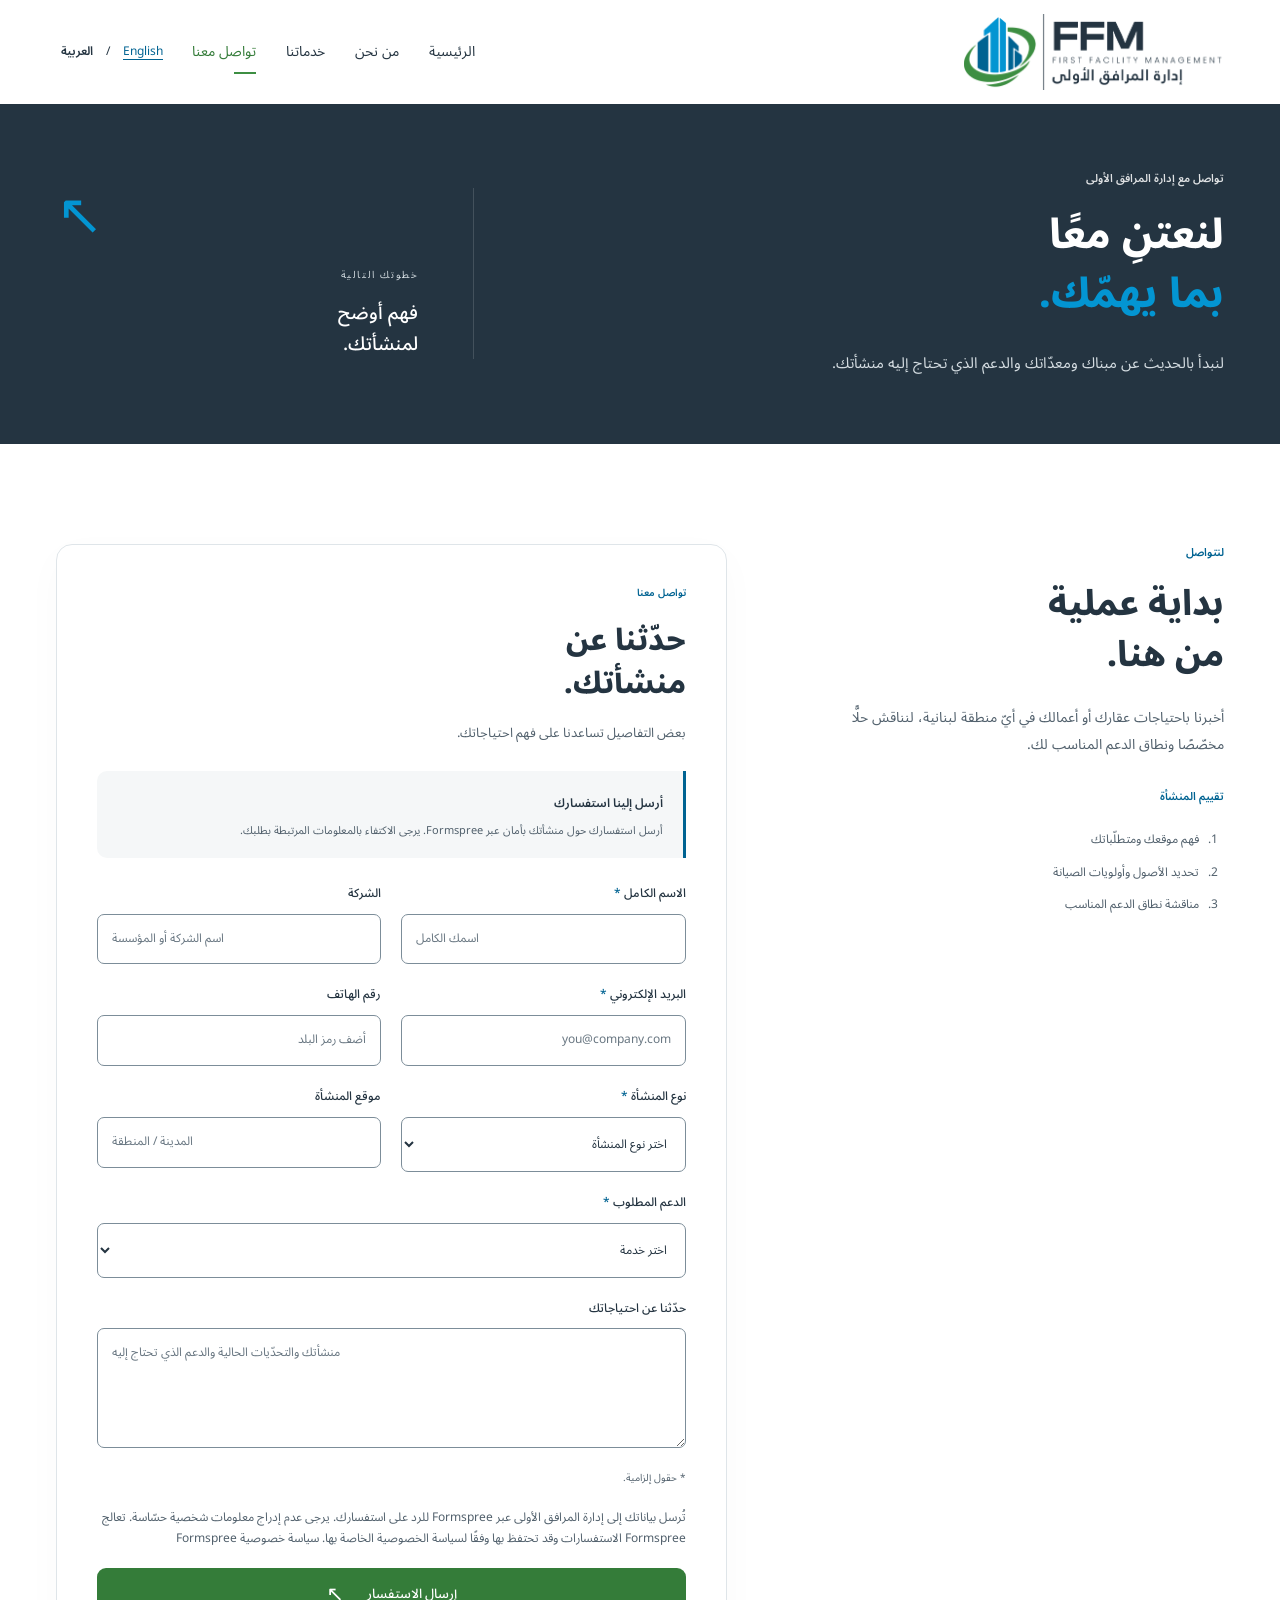
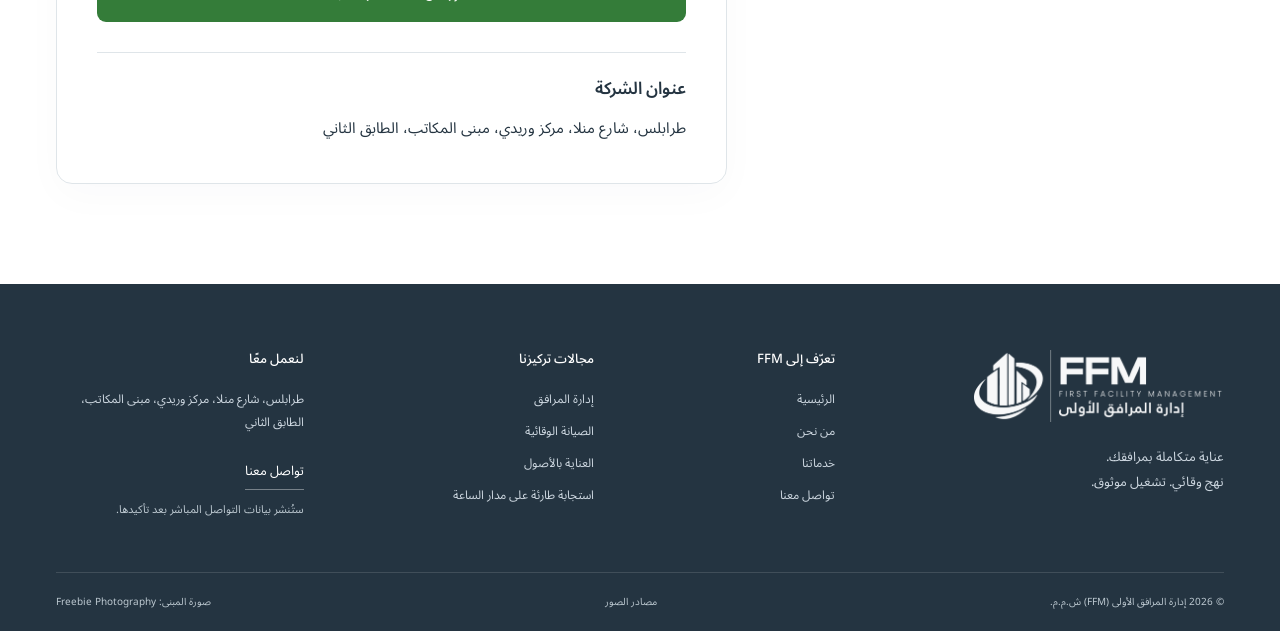
<file: ar/contact/index.html>
<!doctype html>
<html lang="ar" dir="rtl">
<head><meta charset="UTF-8"><meta name="referrer" content="strict-origin-when-cross-origin"><meta http-equiv="Content-Security-Policy" content="default-src &#x27;none&#x27;; script-src &#x27;self&#x27; &#x27;sha256-yzr8Uv//wsiyScfIXvFkyM7ywQbJziPSjscCZTaH/uY=&#x27; &#x27;sha256-/x7W7R75k8Roq0WaVRQX9blP4OufE5xbAdzklGxsgpw=&#x27;; style-src &#x27;self&#x27;; img-src &#x27;self&#x27;; font-src &#x27;self&#x27;; connect-src https://formspree.io/f/mvkzyvre; base-uri &#x27;none&#x27;; object-src &#x27;none&#x27;; form-action &#x27;none&#x27;; upgrade-insecure-requests"><meta name="viewport" content="width=device-width,initial-scale=1"><title>تواصل معنا | إدارة المرافق الأولى — لبنان</title><meta name="description" content="تواصل مع إدارة المرافق الأولى (FFM) في لبنان لمناقشة حلول مخصّصة للصيانة وإدارة العقارات والمستلزمات المكتبية ومكافحة الآفات."><link rel="stylesheet" href="/site.bfe638338882.css"><link rel="canonical" href="https://www.ffm-lb.com/ar/contact/"><link rel="alternate" hreflang="en" href="https://www.ffm-lb.com/en/contact/"><link rel="alternate" hreflang="ar" href="https://www.ffm-lb.com/ar/contact/"><meta name="robots" content="index, follow, max-image-preview:large"><meta property="og:type" content="website"><meta property="og:title" content="تواصل معنا | إدارة المرافق الأولى — لبنان"><meta property="og:description" content="تواصل مع إدارة المرافق الأولى (FFM) في لبنان لمناقشة حلول مخصّصة للصيانة وإدارة العقارات والمستلزمات المكتبية ومكافحة الآفات."><meta property="og:url" content="https://www.ffm-lb.com/ar/contact/"><meta property="og:site_name" content="First Facility Management"><meta property="og:image" content="https://www.ffm-lb.com/assets/logo.a1af8da19d7b.png"><meta property="og:locale" content="ar_LB"><link rel="icon" type="image/png" sizes="192x192" href="/assets/favicon.png"><script type="application/ld+json">{"@context":"https://schema.org","@graph":[{"@type":"Organization","@id":"https://www.ffm-lb.com/#organization","name":"First Facility Management","alternateName":["إدارة المرافق الأولى","FFM"],"url":"https://www.ffm-lb.com/","logo":{"@type":"ImageObject","url":"https://www.ffm-lb.com/assets/logo.a1af8da19d7b.png"},"address":{"@type":"PostalAddress","streetAddress":"Monla street, Wreide Center, Offices Building, 2nd floor","addressLocality":"Tripoli","addressCountry":"LB"},"areaServed":{"@type":"Country","name":"Lebanon"},"hasOfferCatalog":{"@type":"OfferCatalog","name":"خدمات إدارة المرافق","itemListElement":[{"@type":"Offer","itemOffered":{"@type":"Service","name":"التنظيف والعناية الداخلية","provider":{"@id":"https://www.ffm-lb.com/#organization"},"areaServed":{"@type":"Country","name":"Lebanon"}}},{"@type":"Offer","itemOffered":{"@type":"Service","name":"أنظمة التدفئة والتهوية وتكييف الهواء","provider":{"@id":"https://www.ffm-lb.com/#organization"},"areaServed":{"@type":"Country","name":"Lebanon"}}},{"@type":"Offer","itemOffered":{"@type":"Service","name":"صيانة المباني والإصلاحات المدنية","provider":{"@id":"https://www.ffm-lb.com/#organization"},"areaServed":{"@type":"Country","name":"Lebanon"}}},{"@type":"Offer","itemOffered":{"@type":"Service","name":"خدمات الأمن","provider":{"@id":"https://www.ffm-lb.com/#organization"},"areaServed":{"@type":"Country","name":"Lebanon"}}},{"@type":"Offer","itemOffered":{"@type":"Service","name":"تنسيق الحدائق","provider":{"@id":"https://www.ffm-lb.com/#organization"},"areaServed":{"@type":"Country","name":"Lebanon"}}},{"@type":"Offer","itemOffered":{"@type":"Service","name":"الأنظمة الكهربائية","provider":{"@id":"https://www.ffm-lb.com/#organization"},"areaServed":{"@type":"Country","name":"Lebanon"}}},{"@type":"Offer","itemOffered":{"@type":"Service","name":"السباكة","provider":{"@id":"https://www.ffm-lb.com/#organization"},"areaServed":{"@type":"Country","name":"Lebanon"}}},{"@type":"Offer","itemOffered":{"@type":"Service","name":"الحريق والسلامة وإدارة النفايات","provider":{"@id":"https://www.ffm-lb.com/#organization"},"areaServed":{"@type":"Country","name":"Lebanon"}}},{"@type":"Offer","itemOffered":{"@type":"Service","name":"المستلزمات المكتبية","provider":{"@id":"https://www.ffm-lb.com/#organization"},"areaServed":{"@type":"Country","name":"Lebanon"}}},{"@type":"Offer","itemOffered":{"@type":"Service","name":"إدارة العقارات","provider":{"@id":"https://www.ffm-lb.com/#organization"},"areaServed":{"@type":"Country","name":"Lebanon"}}},{"@type":"Offer","itemOffered":{"@type":"Service","name":"مكافحة الآفات","provider":{"@id":"https://www.ffm-lb.com/#organization"},"areaServed":{"@type":"Country","name":"Lebanon"}}}]}},{"@type":"WebSite","@id":"https://www.ffm-lb.com/#website","url":"https://www.ffm-lb.com/","name":"First Facility Management","alternateName":["FFM","إدارة المرافق الأولى"],"inLanguage":["en","ar"],"publisher":{"@id":"https://www.ffm-lb.com/#organization"}},{"@type":"WebPage","@id":"https://www.ffm-lb.com/ar/contact/#webpage","url":"https://www.ffm-lb.com/ar/contact/","name":"تواصل معنا | إدارة المرافق الأولى — لبنان","inLanguage":"ar","isPartOf":{"@id":"https://www.ffm-lb.com/#website"},"about":{"@id":"https://www.ffm-lb.com/#organization"}}]}</script><script>document.documentElement.classList.add('js');</script><link rel="preload" as="font" type="font/woff2" crossorigin href="/assets/NotoSansArabic.44fa94f4535d.woff2"></head>
<body class="inner-page contact-page"><a class="skip" href="#main">انتقل إلى المحتوى</a><header class="header"><div class="wrap nav-wrap"><a class="brand" href="/ar/" aria-label="الصفحة الرئيسية لإدارة المرافق الأولى"><picture class="optimized-picture"><source type="image/webp" srcset="/assets/logo.d8a178bd3ba6.webp "><img src="/assets/logo.a1af8da19d7b.png" alt="إدارة المرافق الأولى — ⁦FFM⁩" width="1067" height="308" decoding="async"></picture></a><button type="button" class="menu-toggle" hidden aria-label="فتح قائمة التنقّل" data-close-label="إغلاق قائمة التنقّل" aria-expanded="false" aria-controls="navigation"><span></span><span></span></button><nav id="navigation" aria-label="التنقّل الرئيسي"><a href="/ar/">الرئيسية</a><a href="/ar/about/">من نحن</a><a href="/ar/services/">خدماتنا</a><a href="/ar/contact/" class="active" aria-current="page">تواصل معنا</a></nav><div class="language-selector" role="group" aria-label="لغة الموقع"><a class="language-switch" href="/en/contact/" lang="en" dir="ltr" aria-label="Switch to English" data-language-switch>English</a><span aria-hidden="true">/</span><span lang="ar" aria-current="true">العربية</span></div></div></header><main id="main" tabindex="-1">
<section class="page-hero contact-hero"><div class="wrap contact-hero-grid"><div><p class="eyebrow light">تواصل مع إدارة المرافق الأولى</p><h1>لنعتنِ معًا<br><span>بما يهمّك.</span></h1><p>لنبدأ بالحديث عن مبناك ومعدّاتك والدعم الذي تحتاج إليه منشأتك.</p></div><div class="contact-hero-aside"><span class="contact-mark" aria-hidden="true">↗</span><p>خطوتك التالية</p><strong>فهم أوضح<br>لمنشأتك.</strong></div></div></section>
<section class="section wrap contact-grid"><aside class="contact-information"><p class="eyebrow">لنتواصل</p><h2>بداية عملية<br>من هنا.</h2><p>أخبرنا باحتياجات عقارك أو أعمالك في أيّ منطقة لبنانية، لنناقش حلًّا مخصّصًا ونطاق الدعم المناسب لك.</p><div class="contact-next"><p class="eyebrow">تقييم المنشأة</p><ol><li>فهم موقعك ومتطلّباتك</li><li>تحديد الأصول وأولويات الصيانة</li><li>مناقشة نطاق الدعم المناسب</li></ol></div></aside><div class="enquiry-card" id="enquiry"><p class="eyebrow">تواصل معنا</p><h2>حدّثنا عن<br>منشأتك.</h2><p class="form-intro">بعض التفاصيل تساعدنا على فهم احتياجاتك.</p><div class="form-preview-note" id="form-disclosure"><strong>أرسل إلينا استفسارك</strong><p>أرسل استفسارك حول منشأتك بأمان عبر Formspree. يرجى الاكتفاء بالمعلومات المرتبطة بطلبك.</p></div><noscript><p>يتطلّب النموذج التفاعلي تفعيل JavaScript. لا تُرسل أي معلومات عند تعذّر استخدامه.</p></noscript><form id="assessment-form" data-required-message="يرجى تعبئة هذا الحقل." data-email-message="يرجى إدخال عنوان بريد إلكتروني صالح." data-length-message="يرجى اختصار النص إلى الحدّ المسموح به." data-integration="formspree" data-form-messages="{&quot;submit&quot;: &quot;إرسال الاستفسار&quot;, &quot;required_note&quot;: &quot;* حقول إلزامية.&quot;, &quot;privacy&quot;: &quot;تُرسل بياناتك إلى إدارة المرافق الأولى عبر Formspree للرد على استفسارك. يرجى عدم إدراج معلومات شخصية حسّاسة. تعالج Formspree الاستفسارات وقد تحتفظ بها وفقًا لسياسة الخصوصية الخاصة بها.&quot;, &quot;nojs&quot;: &quot;يتطلّب النموذج التفاعلي تفعيل JavaScript. لا تُرسل أي معلومات عند تعذّر استخدامه.&quot;, &quot;sending&quot;: &quot;جارٍ إرسال استفسارك… يرجى الانتظار.&quot;, &quot;success&quot;: &quot;شكرًا لك. تمّ قبول استفسارك. سيقوم فريق إدارة المرافق الأولى بمراجعة طلبك.&quot;, &quot;accepted&quot;: &quot;تمّ قبول الاستفسار&quot;, &quot;validation_summary&quot;: &quot;يرجى مراجعة الحقول التالية:&quot;, &quot;required&quot;: &quot;يرجى تعبئة هذا الحقل.&quot;, &quot;email&quot;: &quot;يرجى إدخال عنوان بريد إلكتروني صالح.&quot;, &quot;too_long&quot;: &quot;يرجى اختصار النص إلى الحدّ المسموح به.&quot;, &quot;invalid&quot;: &quot;يرجى التحقّق من هذه القيمة.&quot;, &quot;phone&quot;: &quot;يرجى إدخال رقم هاتف يتضمّن رمز البلد، باستخدام الأرقام والفواصل المعتادة.&quot;, &quot;network_error&quot;: &quot;تعذّر تأكيد قبول الاستفسار بسبب انقطاع الاتصال أو انتهاء مهلة الانتظار. ما زالت بياناتك موجودة في النموذج. يرجى الانتظار والتحقّق قبل المحاولة مجددًا، فقد تؤدّي إعادة الإرسال إلى تكرار الاستفسار.&quot;, &quot;unavailable&quot;: &quot;تعذّر على خدمة الاستفسارات قبول طلبك. ما زالت بياناتك موجودة في النموذج. يرجى المحاولة لاحقًا.&quot;, &quot;rate_limited&quot;: &quot;تستقبل خدمة الاستفسارات عددًا كبيرًا من الطلبات أو بلغت الحدّ المتاح. يرجى الانتظار والمحاولة لاحقًا.&quot;, &quot;too_fast&quot;: &quot;يرجى الانتظار قليلًا ثم المحاولة مجدّدًا.&quot;, &quot;rejected&quot;: &quot;تعذّر قبول هذا الطلب. يرجى مراجعة النموذج أو المحاولة لاحقًا.&quot;, &quot;field_name&quot;: &quot;الاسم الكامل&quot;, &quot;field_company&quot;: &quot;الشركة&quot;, &quot;field_email&quot;: &quot;البريد الإلكتروني&quot;, &quot;field_phone&quot;: &quot;الهاتف&quot;, &quot;field_facility&quot;: &quot;نوع المنشأة&quot;, &quot;field_location&quot;: &quot;موقع المنشأة&quot;, &quot;field_service&quot;: &quot;الدعم المطلوب&quot;, &quot;field_message&quot;: &quot;التفاصيل&quot;, &quot;disclosure_title&quot;: &quot;أرسل إلينا استفسارك&quot;, &quot;disclosure_note&quot;: &quot;أرسل استفسارك حول منشأتك بأمان عبر Formspree. يرجى الاكتفاء بالمعلومات المرتبطة بطلبك.&quot;, &quot;privacy_link&quot;: &quot;سياسة خصوصية Formspree&quot;, &quot;recently_sent&quot;: &quot;تمّ قبول استفسار مؤخرًا في علامة التبويب هذه. يرجى الانتظار 10 دقائق، ثم إعادة تحميل الصفحة قبل إرسال استفسار آخر لتجنّب التكرار.&quot;, &quot;unconfirmed&quot;: &quot;لم تُرجع الخدمة تأكيدًا صالحًا لقبول الاستفسار. ما زالت بياناتك موجودة في النموذج. يرجى التحقّق قبل المحاولة مجددًا، فقد تؤدّي إعادة الإرسال إلى تكرار الاستفسار.&quot;}" method="post" action="https://formspree.io/f/mvkzyvre" aria-describedby="form-disclosure form-privacy"><div id="form-errors" class="form-feedback" role="alert" tabindex="-1" hidden></div><div class="form-trap" aria-hidden="true"><label>Website<input name="_gotcha" tabindex="-1" autocomplete="off" maxlength="200"></label></div><div class="form-row"><label>الاسم الكامل <span>*</span><input id="enquiry-name" name="name" dir="auto" maxlength="120" autocomplete="name" placeholder="اسمك الكامل" required></label><label>الشركة<input id="enquiry-company" name="company" dir="auto" maxlength="180" autocomplete="organization" placeholder="اسم الشركة أو المؤسسة"></label></div><div class="form-row"><label>البريد الإلكتروني <span>*</span><input id="enquiry-email" name="email" dir="ltr" maxlength="254" type="email" autocomplete="email" placeholder="you@company.com" required></label><label>رقم الهاتف<input id="enquiry-phone" name="phone" dir="ltr" maxlength="40" type="tel" autocomplete="tel" placeholder="أضف رمز البلد"></label></div><div class="form-row"><label>نوع المنشأة <span>*</span><select id="enquiry-facility" name="facility" required><option value="">اختر نوع المنشأة</option><option value="commercial">مبنى تجاري / مكاتب</option><option value="residential">مجمّع سكني</option><option value="hospitality">فندق / منشأة ضيافة</option><option value="industrial">منشأة صناعية</option><option value="other">أخرى</option></select></label><label>موقع المنشأة<input id="enquiry-location" name="location" dir="auto" maxlength="180" placeholder="المدينة / المنطقة"></label></div><label>الدعم المطلوب <span>*</span><select id="enquiry-service" name="service" required><option value="">اختر خدمة</option><option value="assessment">تقييم أولي للمنشأة</option><option value="preventive">خطة صيانة وقائية</option><option value="multiple">خدمات متعدّدة للمرافق</option><option value="cleaning">التنظيف والعناية الداخلية</option><option value="hvac">أنظمة التدفئة والتهوية وتكييف الهواء</option><option value="building">صيانة المباني والإصلاحات المدنية</option><option value="security">خدمات الأمن</option><option value="landscaping">تنسيق الحدائق</option><option value="electrical">الأنظمة الكهربائية</option><option value="plumbing">السباكة</option><option value="fire-safety">الحريق والسلامة وإدارة النفايات</option><option value="office-supplies">المستلزمات المكتبية</option><option value="property-management">إدارة العقارات</option><option value="pest-control">مكافحة الآفات</option></select></label><label>حدّثنا عن احتياجاتك<textarea id="enquiry-message" name="message" dir="auto" maxlength="3000" rows="4" placeholder="منشأتك والتحدّيات الحالية والدعم الذي تحتاج إليه"></textarea></label><p class="required-note">* حقول إلزامية.</p><p id="form-privacy" class="form-privacy">تُرسل بياناتك إلى إدارة المرافق الأولى عبر Formspree للرد على استفسارك. يرجى عدم إدراج معلومات شخصية حسّاسة. تعالج Formspree الاستفسارات وقد تحتفظ بها وفقًا لسياسة الخصوصية الخاصة بها. <a href="https://formspree.io/legal/privacy-policy/" rel="external">سياسة خصوصية Formspree</a></p><p id="form-status" class="form-feedback" role="status" aria-live="polite" aria-atomic="true" tabindex="-1"></p><button class="button" type="submit" disabled aria-describedby="form-disclosure">إرسال الاستفسار <span class="direction-arrow" aria-hidden="true">↗</span></button></form><div class="business-address"><h3>عنوان الشركة</h3><address>طرابلس، شارع منلا، مركز وريدي، مبنى المكاتب، الطابق الثاني</address></div></div></section>
</main><footer><div class="wrap"><div class="footer-grid"><div class="footer-brand"><a href="/ar/" aria-label="الصفحة الرئيسية لإدارة المرافق الأولى"><picture class="optimized-picture"><source type="image/webp" srcset="/assets/logo-white.f82beeea6bad.webp "><img src="/assets/logo-white.808cdcf06591.png" alt="إدارة المرافق الأولى — ⁦FFM⁩" width="1012" height="293" decoding="async"></picture></a><p>عناية متكاملة بمرافقك.<br>نهج وقائي. تشغيل موثوق.</p></div><div><h3>تعرّف إلى ⁦FFM⁩</h3><a href="/ar/">الرئيسية</a><a href="/ar/about/">من نحن</a><a href="/ar/services/">خدماتنا</a><a href="/ar/contact/">تواصل معنا</a></div><div><h3>مجالات تركيزنا</h3><span>إدارة المرافق</span><span>الصيانة الوقائية</span><span>العناية بالأصول</span><span>استجابة طارئة على مدار الساعة</span></div><div><h3>لنعمل معًا</h3><span>طرابلس، شارع منلا، مركز وريدي، مبنى المكاتب، الطابق الثاني</span><a class="footer-cta" href="/ar/contact/#enquiry">تواصل معنا</a><p class="contact-note">ستُنشر بيانات التواصل المباشر بعد تأكيدها.</p></div></div><div class="footer-bottom"><p>© 2026 إدارة المرافق الأولى (⁦FFM⁩) ش.م.م.</p><a href="/assets/IMAGE-CREDITS.txt">مصادر الصور</a><a href="https://freebie.photography/office/slides/office_block.htm">صورة المبنى: ⁦Freebie Photography⁩</a></div></div></footer>
<script src="/app.12c803af4e35.js" defer></script><script src="/form.8d57a6ff6df4.js" defer></script></body></html>
</file>
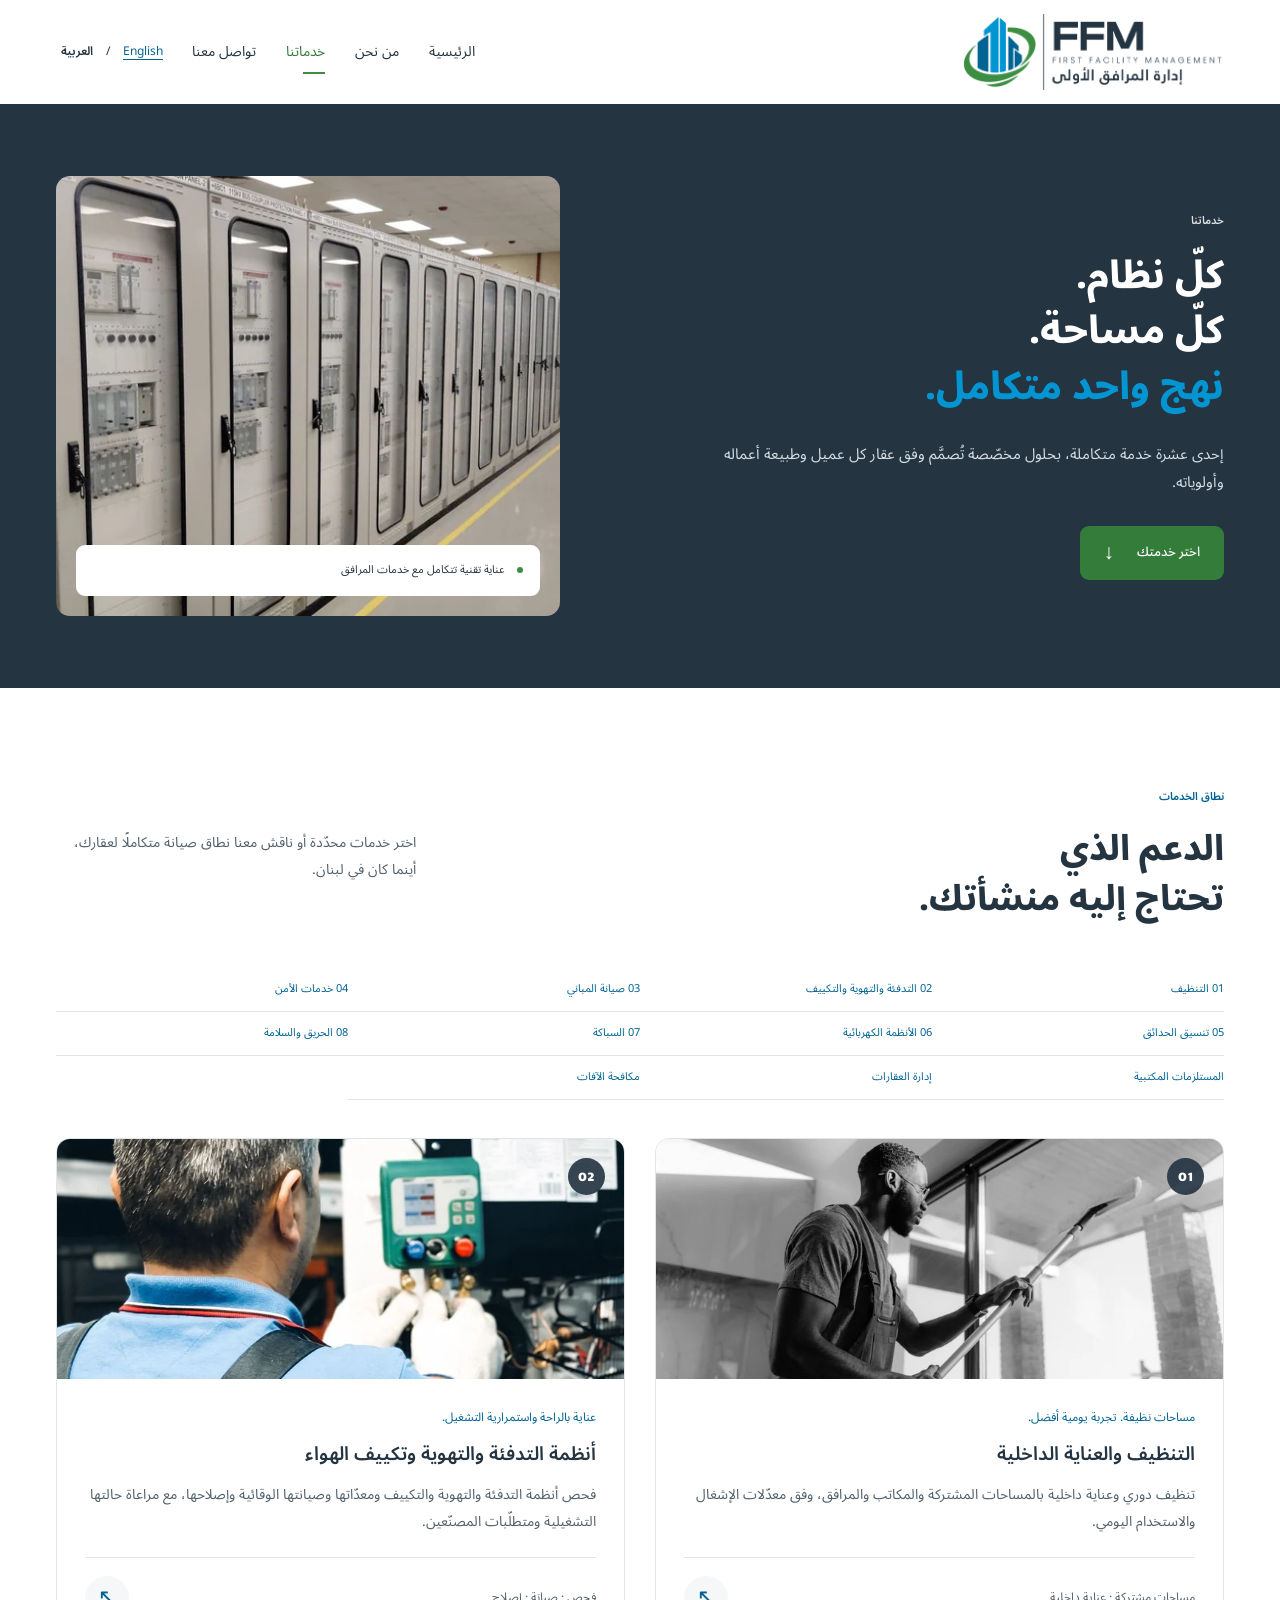
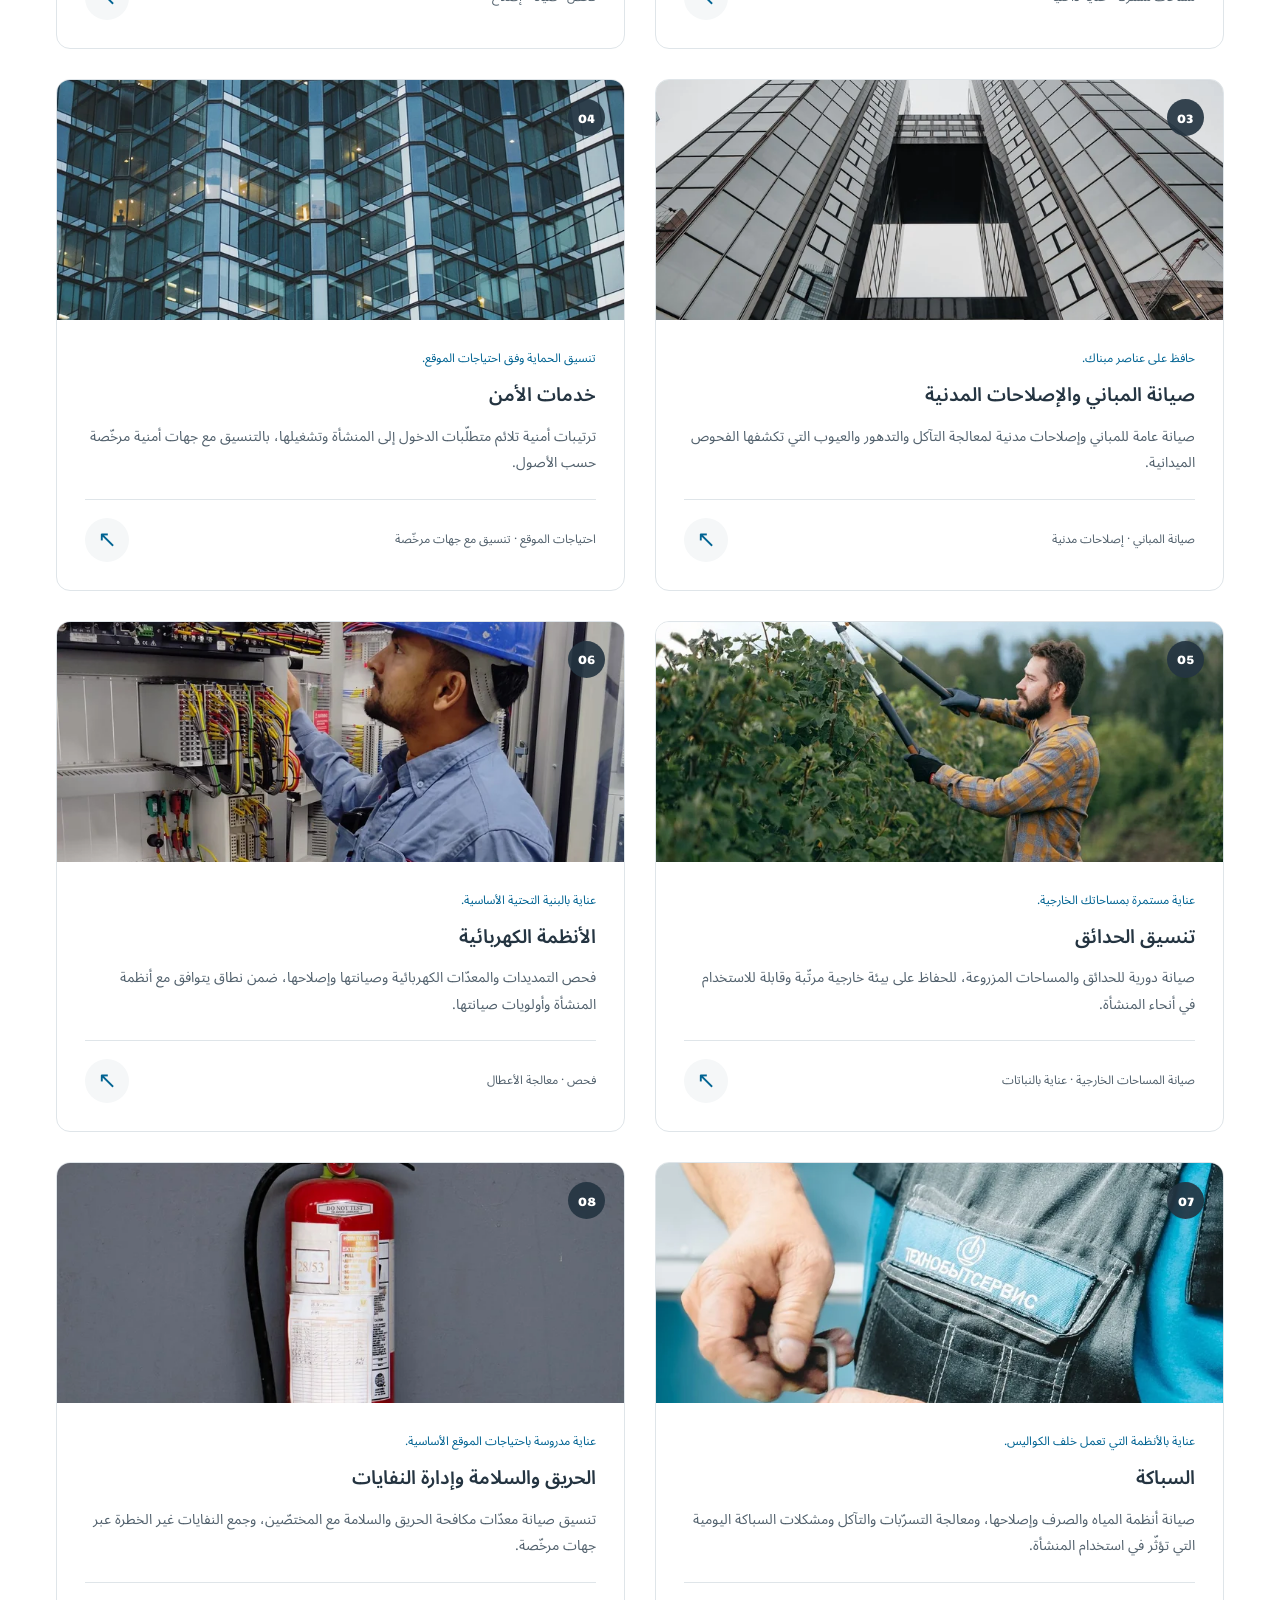
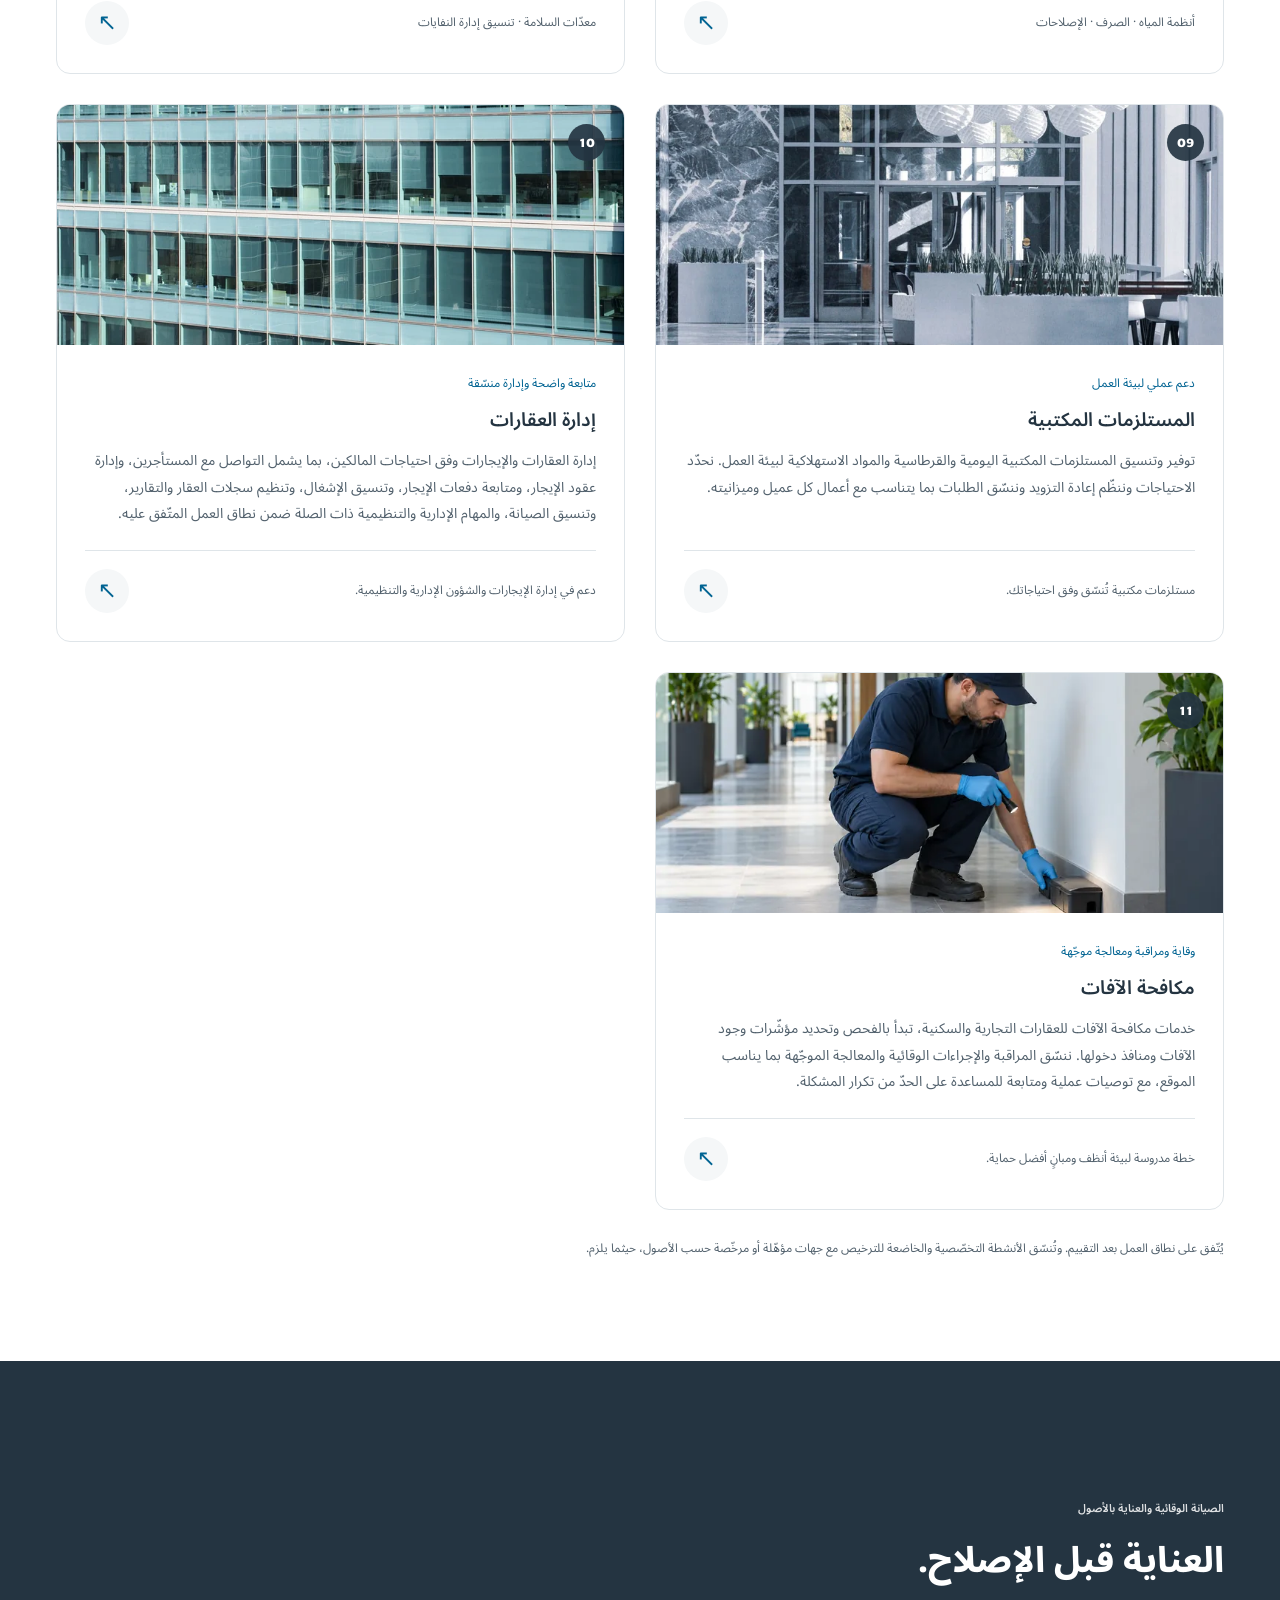
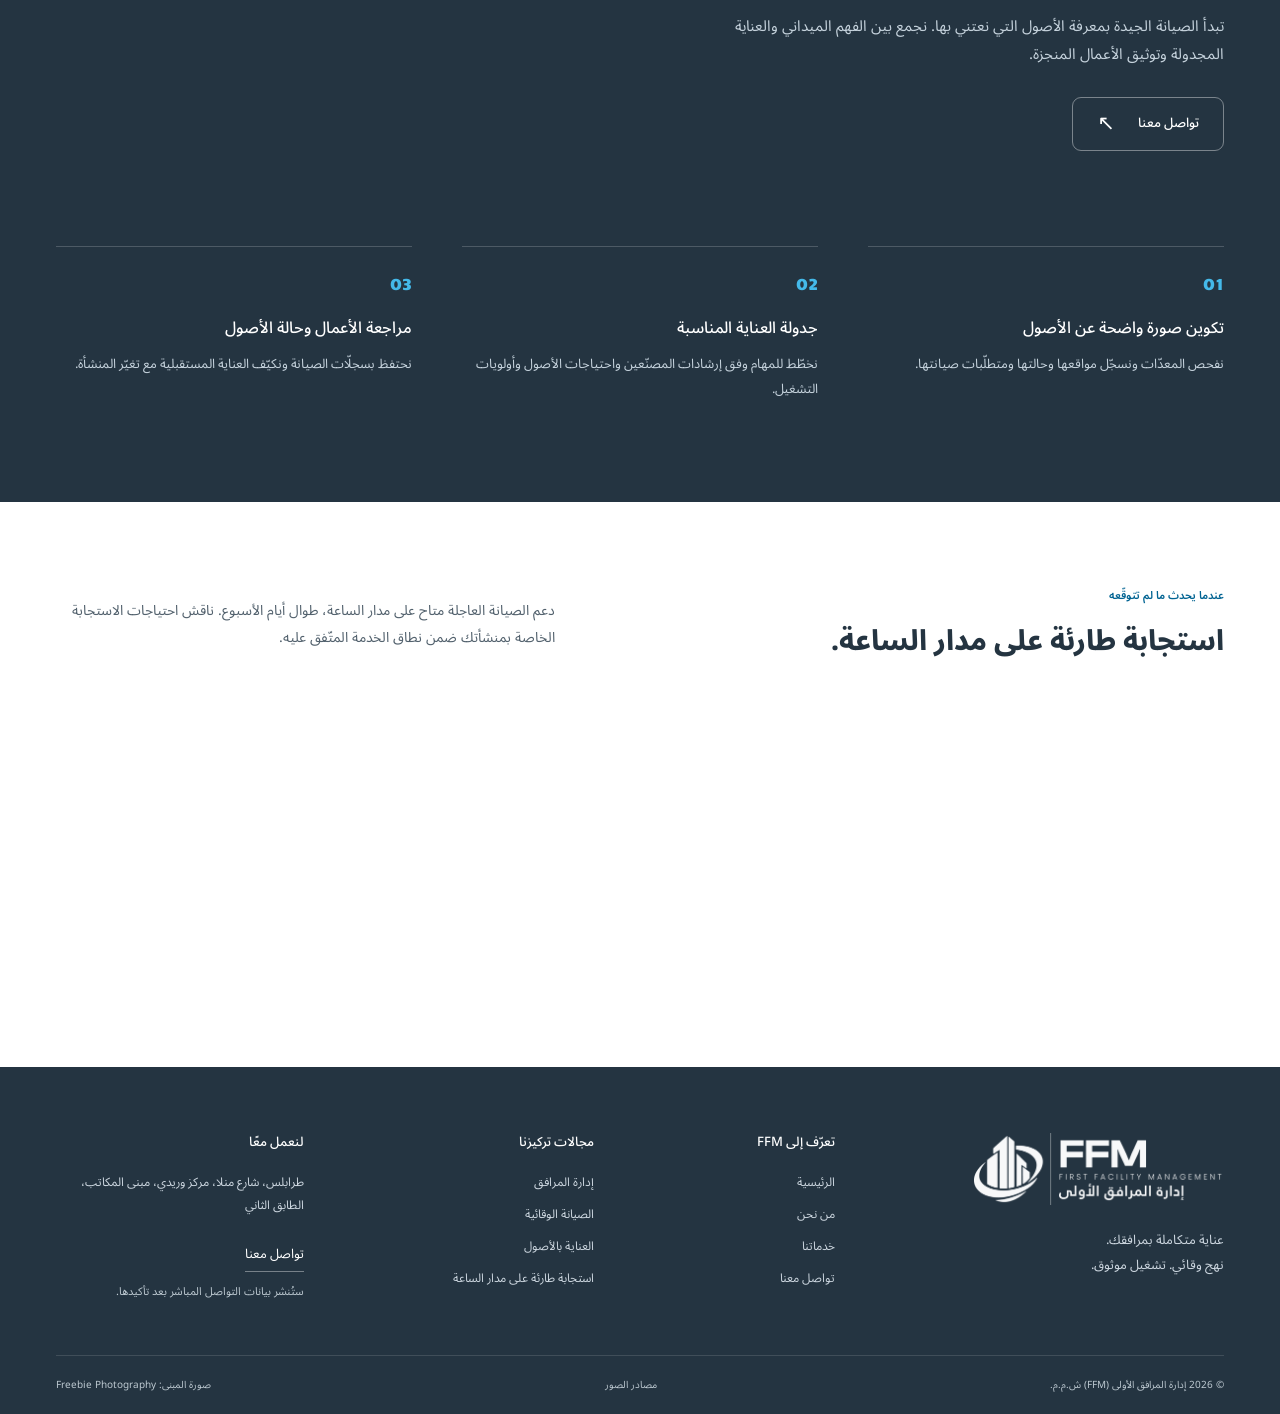
<file: ar/services/index.html>
<!doctype html>
<html lang="ar" dir="rtl">
<head><meta charset="UTF-8"><meta name="referrer" content="strict-origin-when-cross-origin"><meta http-equiv="Content-Security-Policy" content="default-src &#x27;none&#x27;; script-src &#x27;self&#x27; &#x27;sha256-9TvhQalpOOJuop//2UKA2IEN394OCUQmEEpBWIthjPI=&#x27; &#x27;sha256-/x7W7R75k8Roq0WaVRQX9blP4OufE5xbAdzklGxsgpw=&#x27;; style-src &#x27;self&#x27;; img-src &#x27;self&#x27;; font-src &#x27;self&#x27;; connect-src &#x27;none&#x27;; base-uri &#x27;none&#x27;; object-src &#x27;none&#x27;; form-action &#x27;none&#x27;; upgrade-insecure-requests"><meta name="viewport" content="width=device-width,initial-scale=1"><title>خدمات إدارة المرافق وصيانة المباني في لبنان | FFM</title><meta name="description" content="اكتشف خدمات إدارة المرافق الأولى الإحدى عشرة في لبنان، ومنها الصيانة والتنظيف والمستلزمات المكتبية وإدارة العقارات والإيجارات ومكافحة الآفات."><link rel="stylesheet" href="/site.f0cbcd7c41a2.css"><link rel="canonical" href="https://www.ffm-lb.com/ar/services/"><link rel="alternate" hreflang="en" href="https://www.ffm-lb.com/en/services/"><link rel="alternate" hreflang="ar" href="https://www.ffm-lb.com/ar/services/"><meta name="robots" content="index, follow, max-image-preview:large"><meta property="og:type" content="website"><meta property="og:title" content="خدمات إدارة المرافق وصيانة المباني في لبنان | FFM"><meta property="og:description" content="اكتشف خدمات إدارة المرافق الأولى الإحدى عشرة في لبنان، ومنها الصيانة والتنظيف والمستلزمات المكتبية وإدارة العقارات والإيجارات ومكافحة الآفات."><meta property="og:url" content="https://www.ffm-lb.com/ar/services/"><meta property="og:site_name" content="First Facility Management"><meta property="og:image" content="https://www.ffm-lb.com/assets/logo.a1af8da19d7b.png"><meta property="og:locale" content="ar_LB"><link rel="icon" type="image/png" sizes="192x192" href="/assets/favicon.png"><script type="application/ld+json">{"@context":"https://schema.org","@graph":[{"@type":"Organization","@id":"https://www.ffm-lb.com/#organization","name":"First Facility Management","alternateName":["إدارة المرافق الأولى","FFM"],"url":"https://www.ffm-lb.com/","logo":{"@type":"ImageObject","url":"https://www.ffm-lb.com/assets/logo.a1af8da19d7b.png"},"address":{"@type":"PostalAddress","streetAddress":"Monla street, Wreide Center, Offices Building, 2nd floor","addressLocality":"Tripoli","addressCountry":"LB"},"areaServed":{"@type":"Country","name":"Lebanon"},"hasOfferCatalog":{"@type":"OfferCatalog","name":"خدمات إدارة المرافق","itemListElement":[{"@type":"Offer","itemOffered":{"@type":"Service","name":"التنظيف والعناية الداخلية","provider":{"@id":"https://www.ffm-lb.com/#organization"},"areaServed":{"@type":"Country","name":"Lebanon"}}},{"@type":"Offer","itemOffered":{"@type":"Service","name":"أنظمة التدفئة والتهوية وتكييف الهواء","provider":{"@id":"https://www.ffm-lb.com/#organization"},"areaServed":{"@type":"Country","name":"Lebanon"}}},{"@type":"Offer","itemOffered":{"@type":"Service","name":"صيانة المباني والإصلاحات المدنية","provider":{"@id":"https://www.ffm-lb.com/#organization"},"areaServed":{"@type":"Country","name":"Lebanon"}}},{"@type":"Offer","itemOffered":{"@type":"Service","name":"خدمات الأمن","provider":{"@id":"https://www.ffm-lb.com/#organization"},"areaServed":{"@type":"Country","name":"Lebanon"}}},{"@type":"Offer","itemOffered":{"@type":"Service","name":"تنسيق الحدائق","provider":{"@id":"https://www.ffm-lb.com/#organization"},"areaServed":{"@type":"Country","name":"Lebanon"}}},{"@type":"Offer","itemOffered":{"@type":"Service","name":"الأنظمة الكهربائية","provider":{"@id":"https://www.ffm-lb.com/#organization"},"areaServed":{"@type":"Country","name":"Lebanon"}}},{"@type":"Offer","itemOffered":{"@type":"Service","name":"السباكة","provider":{"@id":"https://www.ffm-lb.com/#organization"},"areaServed":{"@type":"Country","name":"Lebanon"}}},{"@type":"Offer","itemOffered":{"@type":"Service","name":"الحريق والسلامة وإدارة النفايات","provider":{"@id":"https://www.ffm-lb.com/#organization"},"areaServed":{"@type":"Country","name":"Lebanon"}}},{"@type":"Offer","itemOffered":{"@type":"Service","name":"المستلزمات المكتبية","provider":{"@id":"https://www.ffm-lb.com/#organization"},"areaServed":{"@type":"Country","name":"Lebanon"}}},{"@type":"Offer","itemOffered":{"@type":"Service","name":"إدارة العقارات","provider":{"@id":"https://www.ffm-lb.com/#organization"},"areaServed":{"@type":"Country","name":"Lebanon"}}},{"@type":"Offer","itemOffered":{"@type":"Service","name":"مكافحة الآفات","provider":{"@id":"https://www.ffm-lb.com/#organization"},"areaServed":{"@type":"Country","name":"Lebanon"}}}]}},{"@type":"WebSite","@id":"https://www.ffm-lb.com/#website","url":"https://www.ffm-lb.com/","name":"First Facility Management","alternateName":["FFM","إدارة المرافق الأولى"],"inLanguage":["en","ar"],"publisher":{"@id":"https://www.ffm-lb.com/#organization"}},{"@type":"WebPage","@id":"https://www.ffm-lb.com/ar/services/#webpage","url":"https://www.ffm-lb.com/ar/services/","name":"خدمات إدارة المرافق وصيانة المباني في لبنان | FFM","inLanguage":"ar","isPartOf":{"@id":"https://www.ffm-lb.com/#website"},"about":{"@id":"https://www.ffm-lb.com/#organization"}}]}</script><script>document.documentElement.classList.add('js');</script><link rel="preload" as="font" type="font/woff2" crossorigin href="/assets/NotoSansArabic.44fa94f4535d.woff2"></head>
<body class="inner-page services-page"><a class="skip" href="#main">انتقل إلى المحتوى</a><header class="header"><div class="wrap nav-wrap"><a class="brand" href="/ar/" aria-label="الصفحة الرئيسية لإدارة المرافق الأولى"><picture class="optimized-picture"><source type="image/webp" srcset="/assets/logo.d8a178bd3ba6.webp "><img src="/assets/logo.a1af8da19d7b.png" alt="إدارة المرافق الأولى — ⁦FFM⁩" width="1067" height="308" decoding="async"></picture></a><button type="button" class="menu-toggle" hidden aria-label="فتح قائمة التنقّل" data-close-label="إغلاق قائمة التنقّل" aria-expanded="false" aria-controls="navigation"><span></span><span></span></button><nav id="navigation" aria-label="التنقّل الرئيسي"><a href="/ar/">الرئيسية</a><a href="/ar/about/">من نحن</a><a href="/ar/services/" class="active" aria-current="page">خدماتنا</a><a href="/ar/contact/">تواصل معنا</a></nav><div class="language-selector" role="group" aria-label="لغة الموقع"><a class="language-switch" href="/en/services/" lang="en" dir="ltr" aria-label="Switch to English" data-language-switch>English</a><span aria-hidden="true">/</span><span lang="ar" aria-current="true">العربية</span></div></div></header><main id="main" tabindex="-1">
<section class="page-hero"><div class="wrap services-hero"><div><p class="eyebrow light">خدماتنا</p><h1>كلّ نظام.<br>كلّ مساحة.<br><span>نهج واحد متكامل.</span></h1><p>إحدى عشرة خدمة متكاملة، بحلول مخصّصة تُصمَّم وفق عقار كل عميل وطبيعة أعماله وأولوياته.</p><a class="button" href="#service-scope">اختر خدمتك <span aria-hidden="true">↓</span></a></div><div class="services-hero-photo"><picture class="optimized-picture"><source type="image/webp" srcset="/assets/engineering-320.1297b2019c33.webp 320w, /assets/engineering-480.bdcb1242e2f9.webp 480w, /assets/engineering-768.29a0bce24582.webp 768w, /assets/engineering-1024.d1fd0511be28.webp 1024w, /assets/engineering-1200.72f18988b709.webp 1200w" sizes="(max-width: 820px) calc(100vw - 40px), 45vw"><img class="" src="/assets/engineering-1200.14b299e734e0.jpg" alt="غرفة تحكّم كهربائية بلوحات تقنية منظّمة" fetchpriority="high" srcset="/assets/engineering-320.42ca1ba10a99.jpg 320w, /assets/engineering-480.6cfc2424668b.jpg 480w, /assets/engineering-768.c23abacdcb1b.jpg 768w, /assets/engineering-1024.1d103ac8ee37.jpg 1024w, /assets/engineering-1200.14b299e734e0.jpg 1200w" sizes="(max-width: 820px) calc(100vw - 40px), 45vw" width="1200" height="673" decoding="async"></picture><div class="photo-caption"><span class="dot"></span> عناية تقنية تتكامل مع خدمات المرافق</div></div></div></section>
<section class="section wrap" id="service-scope"><div class="section-head"><div><p class="eyebrow">نطاق الخدمات</p><h2>الدعم الذي<br>تحتاج إليه منشأتك.</h2></div><p class="page-section-intro">اختر خدمات محدّدة أو ناقش معنا نطاق صيانة متكاملًا لعقارك، أينما كان في لبنان.</p></div><nav class="service-index" aria-label="انتقل إلى خدمة"><a href="#cleaning">01 التنظيف</a><a href="#hvac">02 التدفئة والتهوية والتكييف</a><a href="#building">03 صيانة المباني</a><a href="#security">04 خدمات الأمن</a><a href="#landscaping">05 تنسيق الحدائق</a><a href="#electrical">06 الأنظمة الكهربائية</a><a href="#plumbing">07 السباكة</a><a href="#fire-safety">08 الحريق والسلامة</a><a href="#office-supplies">المستلزمات المكتبية</a><a href="#property-management">إدارة العقارات</a><a href="#pest-control">مكافحة الآفات</a></nav><div class="mobile-service-tools" hidden><label for="service-jump" class="visually-hidden">اختر خدمة</label><select id="service-jump"><option value="">انتقل إلى خدمة</option><option value="cleaning">01 — التنظيف والعناية الداخلية</option><option value="hvac">02 — أنظمة التدفئة والتهوية وتكييف الهواء</option><option value="building">03 — صيانة المباني والإصلاحات المدنية</option><option value="security">04 — خدمات الأمن</option><option value="landscaping">05 — تنسيق الحدائق</option><option value="electrical">06 — الأنظمة الكهربائية</option><option value="plumbing">07 — السباكة</option><option value="fire-safety">08 — الحريق والسلامة وإدارة النفايات</option><option value="office-supplies">المستلزمات المكتبية</option><option value="property-management">إدارة العقارات</option><option value="pest-control">مكافحة الآفات</option><option value="asset-care">الصيانة الوقائية</option></select><button id="expand-services" data-expand-label="عرض الكلّ" data-collapse-label="طيّ الكلّ" type="button" aria-pressed="false">عرض الكلّ</button></div><div class="scope-grid"><article class="scope-card" id="cleaning"><details class="service-detail" open><summary><h3 class="service-summary-heading"><span class="service-number">01</span><span>التنظيف والعناية الداخلية</span><span class="service-toggle" aria-hidden="true">+</span></h3></summary><div class="service-content"><div class="scope-image"><picture class="optimized-picture"><source type="image/webp" srcset="/assets/cleaning-320.d894e9c787f5.webp 320w, /assets/cleaning-480.80b367b38ef6.webp 480w, /assets/cleaning-768.b48d1a446776.webp 768w, /assets/cleaning-1024.71d59727ebca.webp 1024w, /assets/cleaning-1200.63b84744c6a3.webp 1200w" sizes="(max-width: 560px) calc(100vw - 40px), 45vw"><img class="" src="/assets/cleaning-1200.ecdb78c0be17.jpg" alt="عامل تنظيف يعتني بلوح زجاجي كبير" loading="lazy" srcset="/assets/cleaning-320.da3543b43088.jpg 320w, /assets/cleaning-480.7d00aa5f8db1.jpg 480w, /assets/cleaning-768.738c123abf2f.jpg 768w, /assets/cleaning-1024.262540622049.jpg 1024w, /assets/cleaning-1200.ecdb78c0be17.jpg 1200w" sizes="(max-width: 560px) calc(100vw - 40px), 45vw" width="1200" height="800" decoding="async"></picture><span>01</span></div><div class="scope-body"><p class="scope-kicker">مساحات نظيفة. تجربة يومية أفضل.</p><h3>التنظيف والعناية الداخلية</h3><p>تنظيف دوري وعناية داخلية بالمساحات المشتركة والمكاتب والمرافق، وفق معدّلات الإشغال والاستخدام اليومي.</p><div class="scope-bottom"><span>مساحات مشتركة · عناية داخلية</span><a href="/ar/contact/#enquiry" aria-label="استفسر عن خدمات التنظيف والعناية الداخلية">↗</a></div></div></div></details></article><article class="scope-card" id="hvac"><details class="service-detail" open><summary><h3 class="service-summary-heading"><span class="service-number">02</span><span>أنظمة التدفئة والتهوية وتكييف الهواء</span><span class="service-toggle" aria-hidden="true">+</span></h3></summary><div class="service-content"><div class="scope-image"><picture class="optimized-picture"><source type="image/webp" srcset="/assets/air-conditioning-320.aa7e9ee6c4ce.webp 320w, /assets/air-conditioning-480.710fb5caea36.webp 480w, /assets/air-conditioning-768.0ae6ebf13a3f.webp 768w, /assets/air-conditioning-1024.a9e548632e6e.webp 1024w, /assets/air-conditioning-1200.48c2036973ff.webp 1200w" sizes="(max-width: 560px) calc(100vw - 40px), 45vw"><img class="" src="/assets/air-conditioning-1200.47bcc90467c9.jpg" alt="فنّي يصون وحدة تكييف هواء داخلية" loading="lazy" srcset="/assets/air-conditioning-320.4d9c9ac3cfbe.jpg 320w, /assets/air-conditioning-480.d5f87df45a29.jpg 480w, /assets/air-conditioning-768.fd3b22e1d642.jpg 768w, /assets/air-conditioning-1024.fd43c195da47.jpg 1024w, /assets/air-conditioning-1200.47bcc90467c9.jpg 1200w" sizes="(max-width: 560px) calc(100vw - 40px), 45vw" width="1200" height="2133" decoding="async"></picture><span>02</span></div><div class="scope-body"><p class="scope-kicker">عناية بالراحة واستمرارية التشغيل.</p><h3>أنظمة التدفئة والتهوية وتكييف الهواء</h3><p>فحص أنظمة التدفئة والتهوية والتكييف ومعدّاتها وصيانتها الوقائية وإصلاحها، مع مراعاة حالتها التشغيلية ومتطلّبات المصنّعين.</p><div class="scope-bottom"><span>فحص · صيانة · إصلاح</span><a href="/ar/contact/#enquiry" aria-label="استفسر عن أنظمة التدفئة والتهوية وتكييف الهواء">↗</a></div></div></div></details></article><article class="scope-card" id="building"><details class="service-detail" open><summary><h3 class="service-summary-heading"><span class="service-number">03</span><span>صيانة المباني والإصلاحات المدنية</span><span class="service-toggle" aria-hidden="true">+</span></h3></summary><div class="service-content"><div class="scope-image"><picture class="optimized-picture"><source type="image/webp" srcset="/assets/hero-refined-320.895d58a90d6a.webp 320w, /assets/hero-refined-480.3e6c502767fe.webp 480w, /assets/hero-refined-768.c71761f587b6.webp 768w, /assets/hero-refined-1024.31683bf3a63f.webp 1024w, /assets/hero-refined-1280.b5557e314da3.webp 1280w, /assets/hero-refined-1600.cf78c7340567.webp 1600w" sizes="(max-width: 560px) calc(100vw - 40px), 45vw"><img class="" src="/assets/hero-refined-1280.0ad2bff39fe0.jpg" alt="واجهات مبانٍ حديثة توضح عناصر المبنى المعتنى بها" loading="lazy" srcset="/assets/hero-refined-320.05b6b348ee04.jpg 320w, /assets/hero-refined-480.8e71728ffbce.jpg 480w, /assets/hero-refined-768.d801d96c682f.jpg 768w, /assets/hero-refined-1024.d77f7e0f2ba9.jpg 1024w, /assets/hero-refined-1280.0ad2bff39fe0.jpg 1280w, /assets/hero-refined-1600.4747133af8bf.jpg 1600w" sizes="(max-width: 560px) calc(100vw - 40px), 45vw" width="1600" height="2397" decoding="async"></picture><span>03</span></div><div class="scope-body"><p class="scope-kicker">حافظ على عناصر مبناك.</p><h3>صيانة المباني والإصلاحات المدنية</h3><p>صيانة عامة للمباني وإصلاحات مدنية لمعالجة التآكل والتدهور والعيوب التي تكشفها الفحوص الميدانية.</p><div class="scope-bottom"><span>صيانة المباني · إصلاحات مدنية</span><a href="/ar/contact/#enquiry" aria-label="استفسر عن صيانة المباني والإصلاحات المدنية">↗</a></div></div></div></details></article><article class="scope-card" id="security"><details class="service-detail" open><summary><h3 class="service-summary-heading"><span class="service-number">04</span><span>خدمات الأمن</span><span class="service-toggle" aria-hidden="true">+</span></h3></summary><div class="service-content"><div class="scope-image"><picture class="optimized-picture"><source type="image/webp" srcset="/assets/hero-320.d16e558fd3f0.webp 320w, /assets/hero-480.28dcd7a7323b.webp 480w, /assets/hero-768.f72bb21ad601.webp 768w, /assets/hero-1024.da11db266d3d.webp 1024w, /assets/hero-1280.78953545733a.webp 1280w, /assets/hero-1400.a364881d433c.webp 1400w" sizes="(max-width: 560px) calc(100vw - 40px), 45vw"><img class="" src="/assets/hero-1280.9db85b60af90.jpg" alt="واجهة زجاجية لمنشأة تجارية حديثة" loading="lazy" srcset="/assets/hero-320.dbebef4b41f7.jpg 320w, /assets/hero-480.243cfd67dd57.jpg 480w, /assets/hero-768.cc690eb0faf4.jpg 768w, /assets/hero-1024.af439b29f439.jpg 1024w, /assets/hero-1280.9db85b60af90.jpg 1280w, /assets/hero-1400.b7934742e332.jpg 1400w" sizes="(max-width: 560px) calc(100vw - 40px), 45vw" width="1400" height="1120" decoding="async"></picture><span>04</span></div><div class="scope-body"><p class="scope-kicker">تنسيق الحماية وفق احتياجات الموقع.</p><h3>خدمات الأمن</h3><p>ترتيبات أمنية تلائم متطلّبات الدخول إلى المنشأة وتشغيلها، بالتنسيق مع جهات أمنية مرخّصة حسب الأصول.</p><div class="scope-bottom"><span>احتياجات الموقع · تنسيق مع جهات مرخّصة</span><a href="/ar/contact/#enquiry" aria-label="استفسر عن خدمات الأمن">↗</a></div></div></div></details></article><article class="scope-card" id="landscaping"><details class="service-detail" open><summary><h3 class="service-summary-heading"><span class="service-number">05</span><span>تنسيق الحدائق</span><span class="service-toggle" aria-hidden="true">+</span></h3></summary><div class="service-content"><div class="scope-image"><picture class="optimized-picture"><source type="image/webp" srcset="/assets/landscaping-320.78012b72930d.webp 320w, /assets/landscaping-480.c8704637a2ca.webp 480w, /assets/landscaping-768.39534ae51662.webp 768w, /assets/landscaping-1024.895f0f1e152a.webp 1024w, /assets/landscaping-1200.2de68ff41e26.webp 1200w" sizes="(max-width: 560px) calc(100vw - 40px), 45vw"><img class="" src="/assets/landscaping-1200.d50df3d56ac0.jpg" alt="بستاني يقلّم النباتات بمقصّ مهني" loading="lazy" srcset="/assets/landscaping-320.841632c516ad.jpg 320w, /assets/landscaping-480.dd8911e1f99d.jpg 480w, /assets/landscaping-768.fa244e0fdd59.jpg 768w, /assets/landscaping-1024.09f74d7d9d75.jpg 1024w, /assets/landscaping-1200.d50df3d56ac0.jpg 1200w" sizes="(max-width: 560px) calc(100vw - 40px), 45vw" width="1200" height="800" decoding="async"></picture><span>05</span></div><div class="scope-body"><p class="scope-kicker">عناية مستمرة بمساحاتك الخارجية.</p><h3>تنسيق الحدائق</h3><p>صيانة دورية للحدائق والمساحات المزروعة، للحفاظ على بيئة خارجية مرتّبة وقابلة للاستخدام في أنحاء المنشأة.</p><div class="scope-bottom"><span>صيانة المساحات الخارجية · عناية بالنباتات</span><a href="/ar/contact/#enquiry" aria-label="استفسر عن تنسيق الحدائق">↗</a></div></div></div></details></article><article class="scope-card" id="electrical"><details class="service-detail" open><summary><h3 class="service-summary-heading"><span class="service-number">06</span><span>الأنظمة الكهربائية</span><span class="service-toggle" aria-hidden="true">+</span></h3></summary><div class="service-content"><div class="scope-image"><picture class="optimized-picture"><source type="image/webp" srcset="/assets/maintenance-320.a0eb09f54d27.webp 320w, /assets/maintenance-480.f221dd8cc8eb.webp 480w, /assets/maintenance-768.dca7283011c2.webp 768w, /assets/maintenance-1024.366c7747e2cc.webp 1024w, /assets/maintenance-1280.1eadb0fd3b7d.webp 1280w, /assets/maintenance-1400.0c2b16a405d0.webp 1400w" sizes="(max-width: 560px) calc(100vw - 40px), 45vw"><img class="" src="/assets/maintenance-1280.416281ff66ba.jpg" alt="فنّي يعمل على تمديدات كهربائية" loading="lazy" srcset="/assets/maintenance-320.c60001cce742.jpg 320w, /assets/maintenance-480.5b9a8c552169.jpg 480w, /assets/maintenance-768.5bd779df6633.jpg 768w, /assets/maintenance-1024.5b0967b7ca2e.jpg 1024w, /assets/maintenance-1280.416281ff66ba.jpg 1280w, /assets/maintenance-1400.28fe83175a13.jpg 1400w" sizes="(max-width: 560px) calc(100vw - 40px), 45vw" width="1400" height="1859" decoding="async"></picture><span>06</span></div><div class="scope-body"><p class="scope-kicker">عناية بالبنية التحتية الأساسية.</p><h3>الأنظمة الكهربائية</h3><p>فحص التمديدات والمعدّات الكهربائية وصيانتها وإصلاحها، ضمن نطاق يتوافق مع أنظمة المنشأة وأولويات صيانتها.</p><div class="scope-bottom"><span>فحص · معالجة الأعطال</span><a href="/ar/contact/#enquiry" aria-label="استفسر عن الأنظمة الكهربائية">↗</a></div></div></div></details></article><article class="scope-card" id="plumbing"><details class="service-detail" open><summary><h3 class="service-summary-heading"><span class="service-number">07</span><span>السباكة</span><span class="service-toggle" aria-hidden="true">+</span></h3></summary><div class="service-content"><div class="scope-image"><picture class="optimized-picture"><source type="image/webp" srcset="/assets/plumbing-320.f486c3c37f06.webp 320w, /assets/plumbing-480.dc2781484151.webp 480w, /assets/plumbing-768.d705c919c6ec.webp 768w, /assets/plumbing-1024.9c11be790ab0.webp 1024w, /assets/plumbing-1200.c00fc2363639.webp 1200w" sizes="(max-width: 560px) calc(100vw - 40px), 45vw"><img class="" src="/assets/plumbing-1200.4e986e7c7785.jpg" alt="سبّاك يستخدم مفتاح ربط لإصلاح وصلة أنابيب داخلية" loading="lazy" srcset="/assets/plumbing-320.e7c1acfcef46.jpg 320w, /assets/plumbing-480.514d083b0877.jpg 480w, /assets/plumbing-768.c2c26a02e1c3.jpg 768w, /assets/plumbing-1024.f22eb7dd89c7.jpg 1024w, /assets/plumbing-1200.4e986e7c7785.jpg 1200w" sizes="(max-width: 560px) calc(100vw - 40px), 45vw" width="1200" height="2133" decoding="async"></picture><span>07</span></div><div class="scope-body"><p class="scope-kicker">عناية بالأنظمة التي تعمل خلف الكواليس.</p><h3>السباكة</h3><p>صيانة أنظمة المياه والصرف وإصلاحها، ومعالجة التسرّبات والتآكل ومشكلات السباكة اليومية التي تؤثّر في استخدام المنشأة.</p><div class="scope-bottom"><span>أنظمة المياه · الصرف · الإصلاحات</span><a href="/ar/contact/#enquiry" aria-label="استفسر عن السباكة">↗</a></div></div></div></details></article><article class="scope-card" id="fire-safety"><details class="service-detail" open><summary><h3 class="service-summary-heading"><span class="service-number">08</span><span>الحريق والسلامة وإدارة النفايات</span><span class="service-toggle" aria-hidden="true">+</span></h3></summary><div class="service-content"><div class="scope-image"><picture class="optimized-picture"><source type="image/webp" srcset="/assets/fire-safety-320.eb9aead22748.webp 320w, /assets/fire-safety-480.b2475718b08e.webp 480w, /assets/fire-safety-768.7509571afa8e.webp 768w, /assets/fire-safety-1024.fd024ce5b0d9.webp 1024w, /assets/fire-safety-1200.e0ccf9c06dfd.webp 1200w" sizes="(max-width: 560px) calc(100vw - 40px), 45vw"><img class="" src="/assets/fire-safety-1200.34089cdc1035.jpg" alt="طفّاية حريق مثبّتة بمحاذاة جدار داخلي" loading="lazy" srcset="/assets/fire-safety-320.f90ea52a508f.jpg 320w, /assets/fire-safety-480.92d5c071b11b.jpg 480w, /assets/fire-safety-768.9aabef2b924f.jpg 768w, /assets/fire-safety-1024.2076987e2b42.jpg 1024w, /assets/fire-safety-1200.34089cdc1035.jpg 1200w" sizes="(max-width: 560px) calc(100vw - 40px), 45vw" width="1200" height="1800" decoding="async"></picture><span>08</span></div><div class="scope-body"><p class="scope-kicker">عناية مدروسة باحتياجات الموقع الأساسية.</p><h3>الحريق والسلامة وإدارة النفايات</h3><p>تنسيق صيانة معدّات مكافحة الحريق والسلامة مع المختصّين، وجمع النفايات غير الخطرة عبر جهات مرخّصة.</p><div class="scope-bottom"><span>معدّات السلامة · تنسيق إدارة النفايات</span><a href="/ar/contact/#enquiry" aria-label="استفسر عن الحريق والسلامة وإدارة النفايات">↗</a></div></div></div></details></article><article class="scope-card" id="office-supplies"><details class="service-detail" open><summary><h3 class="service-summary-heading"><span class="service-number">09</span><span>المستلزمات المكتبية</span><span class="service-toggle" aria-hidden="true">+</span></h3></summary><div class="service-content"><div class="scope-image"><picture class="optimized-picture"><source type="image/webp" srcset="/assets/facility-interior-320.ac79f0b0e7f1.webp 320w, /assets/facility-interior-480.3294c156efb5.webp 480w, /assets/facility-interior-768.961a5a3d7101.webp 768w, /assets/facility-interior-1024.d48cbb1ec0e1.webp 1024w, /assets/facility-interior-1200.58f2998d8ea2.webp 1200w" sizes="(max-width: 560px) calc(100vw - 40px), 45vw"><img src="/assets/facility-interior-1200.5fa6aaf25d3a.jpg" alt="مساحة داخلية حديثة لبيئة عمل تجارية" loading="lazy" srcset="/assets/facility-interior-320.09348d4880e4.jpg 320w, /assets/facility-interior-480.4c7fa4b12460.jpg 480w, /assets/facility-interior-768.ec131c5940cb.jpg 768w, /assets/facility-interior-1024.3eb6000bd193.jpg 1024w, /assets/facility-interior-1200.5fa6aaf25d3a.jpg 1200w" sizes="(max-width: 560px) calc(100vw - 40px), 45vw" width="1200" height="1800" decoding="async"></picture><span>09</span></div><div class="scope-body"><p class="scope-kicker">دعم عملي لبيئة العمل</p><h3>المستلزمات المكتبية</h3><p>توفير وتنسيق المستلزمات المكتبية اليومية والقرطاسية والمواد الاستهلاكية لبيئة العمل. نحدّد الاحتياجات وننظّم إعادة التزويد وننسّق الطلبات بما يتناسب مع أعمال كل عميل وميزانيته.</p><div class="scope-bottom"><span>مستلزمات مكتبية تُنسّق وفق احتياجاتك.</span><a href="/ar/contact/#enquiry" aria-label="تواصل معنا — المستلزمات المكتبية">↗</a></div></div></div></details></article><article class="scope-card" id="property-management"><details class="service-detail" open><summary><h3 class="service-summary-heading"><span class="service-number">10</span><span>إدارة العقارات</span><span class="service-toggle" aria-hidden="true">+</span></h3></summary><div class="service-content"><div class="scope-image"><picture class="optimized-picture"><source type="image/webp" srcset="/assets/building-320.0d26341e17ce.webp 320w, /assets/building-480.abe2a2e474b5.webp 480w, /assets/building-768.56e2ff802821.webp 768w, /assets/building-1024.f640e60a94b4.webp 1024w, /assets/building-1280.59a8b0eadee7.webp 1280w" sizes="(max-width: 560px) calc(100vw - 40px), 45vw"><img src="/assets/building-1280.17d7b17b0138.jpg" alt="واجهة مبنى مكاتب تجاري" loading="lazy" srcset="/assets/building-320.90f149abacf3.jpg 320w, /assets/building-480.422a6cd68ea3.jpg 480w, /assets/building-768.0c35204c12c2.jpg 768w, /assets/building-1024.1535113ee144.jpg 1024w, /assets/building-1280.17d7b17b0138.jpg 1280w" sizes="(max-width: 560px) calc(100vw - 40px), 45vw" width="2555" height="3840" decoding="async"></picture><span>10</span></div><div class="scope-body"><p class="scope-kicker">متابعة واضحة وإدارة منسّقة</p><h3>إدارة العقارات</h3><p>إدارة العقارات والإيجارات وفق احتياجات المالكين، بما يشمل التواصل مع المستأجرين، وإدارة عقود الإيجار، ومتابعة دفعات الإيجار، وتنسيق الإشغال، وتنظيم سجلات العقار والتقارير، وتنسيق الصيانة، والمهام الإدارية والتنظيمية ذات الصلة ضمن نطاق العمل المتّفق عليه.</p><div class="scope-bottom"><span>دعم في إدارة الإيجارات والشؤون الإدارية والتنظيمية.</span><a href="/ar/contact/#enquiry" aria-label="تواصل معنا — إدارة العقارات">↗</a></div></div></div></details></article><article class="scope-card" id="pest-control"><details class="service-detail" open><summary><h3 class="service-summary-heading"><span class="service-number">11</span><span>مكافحة الآفات</span><span class="service-toggle" aria-hidden="true">+</span></h3></summary><div class="service-content"><div class="scope-image"><picture class="optimized-picture"><source type="image/webp" srcset="/assets/pest-control-320.6a63670540b7.webp 320w, /assets/pest-control-480.fa3c50e23287.webp 480w, /assets/pest-control-768.4ce0f7089ad4.webp 768w, /assets/pest-control-1024.a0bc88ea1028.webp 1024w, /assets/pest-control-1200.87f3306092e8.webp 1200w" sizes="(max-width: 560px) calc(100vw - 40px), 45vw"><img src="/assets/pest-control-1200.eac940300cad.jpg" alt="صورة توضيحية لفنّي مكافحة آفات يفحص محطة مراقبة في ممر تجاري" loading="lazy" srcset="/assets/pest-control-320.717246704266.jpg 320w, /assets/pest-control-480.4f4263851780.jpg 480w, /assets/pest-control-768.ee82122e16b4.jpg 768w, /assets/pest-control-1024.75ae9902366c.jpg 1024w, /assets/pest-control-1200.eac940300cad.jpg 1200w" sizes="(max-width: 560px) calc(100vw - 40px), 45vw" width="1536" height="1024" decoding="async"></picture><span>11</span></div><div class="scope-body"><p class="scope-kicker">وقاية ومراقبة ومعالجة موجّهة</p><h3>مكافحة الآفات</h3><p>خدمات مكافحة الآفات للعقارات التجارية والسكنية، تبدأ بالفحص وتحديد مؤشّرات وجود الآفات ومنافذ دخولها. ننسّق المراقبة والإجراءات الوقائية والمعالجة الموجّهة بما يناسب الموقع، مع توصيات عملية ومتابعة للمساعدة على الحدّ من تكرار المشكلة.</p><div class="scope-bottom"><span>خطة مدروسة لبيئة أنظف ومبانٍ أفضل حماية.</span><a href="/ar/contact/#enquiry" aria-label="تواصل معنا — مكافحة الآفات">↗</a></div></div></div></details></article></div><p class="scope-note">يُتّفق على نطاق العمل بعد التقييم. وتُنسّق الأنشطة التخصّصية والخاضعة للترخيص مع جهات مؤهّلة أو مرخّصة حسب الأصول، حيثما يلزم.</p></section>
<section class="asset-section section" id="asset-care"><div class="wrap"><div class="asset-grid"><div><p class="eyebrow light">الصيانة الوقائية والعناية بالأصول</p><h2>العناية قبل الإصلاح.</h2><p>تبدأ الصيانة الجيدة بمعرفة الأصول التي نعتني بها. نجمع بين الفهم الميداني والعناية المجدولة وتوثيق الأعمال المنجزة.</p><a class="button outline" href="/ar/contact/#enquiry">تواصل معنا <span class="direction-arrow" aria-hidden="true">↗</span></a></div><div class="asset-photo"><picture class="optimized-picture"><source type="image/webp" srcset="/assets/engineer-320.b65c47cfaa03.webp 320w, /assets/engineer-480.bbe2914542c2.webp 480w, /assets/engineer-768.75ef3f455f41.webp 768w, /assets/engineer-1024.626283e843a2.webp 1024w, /assets/engineer-1280.90aed8216f4a.webp 1280w, /assets/engineer-1400.2f7419632fb6.webp 1400w" sizes="(max-width: 820px) calc(100vw - 40px), 45vw"><img class="" src="/assets/engineer-1280.7c663300f03f.jpg" alt="مهندس يفحص معدّات داخل خزانة تحكّم كهربائية" loading="lazy" srcset="/assets/engineer-320.a307b17e3e91.jpg 320w, /assets/engineer-480.7a7ae912a706.jpg 480w, /assets/engineer-768.47e52485df2f.jpg 768w, /assets/engineer-1024.486de422e97f.jpg 1024w, /assets/engineer-1280.7c663300f03f.jpg 1280w, /assets/engineer-1400.49ee7551da5e.jpg 1400w" sizes="(max-width: 820px) calc(100vw - 40px), 45vw" width="1400" height="933" decoding="async"></picture></div></div><div class="asset-principles"><article><span>01</span><h3>تكوين صورة واضحة عن الأصول</h3><p>نفحص المعدّات ونسجّل مواقعها وحالتها ومتطلّبات صيانتها.</p></article><article><span>02</span><h3>جدولة العناية المناسبة</h3><p>نخطّط للمهام وفق إرشادات المصنّعين واحتياجات الأصول وأولويات التشغيل.</p></article><article><span>03</span><h3>مراجعة الأعمال وحالة الأصول</h3><p>نحتفظ بسجلّات الصيانة ونكيّف العناية المستقبلية مع تغيّر المنشأة.</p></article></div></div></section>
<section class="response-band wrap"><div><p class="eyebrow">عندما يحدث ما لم تتوقّعه</p><h2>استجابة طارئة على مدار الساعة.</h2></div><p>دعم الصيانة العاجلة متاح على مدار الساعة، طوال أيام الأسبوع. ناقش احتياجات الاستجابة الخاصة بمنشأتك ضمن نطاق الخدمة المتّفق عليه.</p></section>
<section class="cta-section wrap"><div class="cta"><div><p class="eyebrow light">لنتحدّث عن منشأتك</p><h2>لا تعرف من أين تبدأ؟</h2><p>يساعد التقييم الأولي للمنشأة على تحديد الخدمات والأولويات المناسبة لعقارك.</p></div><a class="button white" href="/ar/contact/#enquiry">تواصل معنا <span class="direction-arrow" aria-hidden="true">↗</span></a></div></section>
</main><footer><div class="wrap"><div class="footer-grid"><div class="footer-brand"><a href="/ar/" aria-label="الصفحة الرئيسية لإدارة المرافق الأولى"><picture class="optimized-picture"><source type="image/webp" srcset="/assets/logo-white.f82beeea6bad.webp "><img src="/assets/logo-white.808cdcf06591.png" alt="إدارة المرافق الأولى — ⁦FFM⁩" width="1012" height="293" decoding="async"></picture></a><p>عناية متكاملة بمرافقك.<br>نهج وقائي. تشغيل موثوق.</p></div><div><h3>تعرّف إلى ⁦FFM⁩</h3><a href="/ar/">الرئيسية</a><a href="/ar/about/">من نحن</a><a href="/ar/services/">خدماتنا</a><a href="/ar/contact/">تواصل معنا</a></div><div><h3>مجالات تركيزنا</h3><span>إدارة المرافق</span><span>الصيانة الوقائية</span><span>العناية بالأصول</span><span>استجابة طارئة على مدار الساعة</span></div><div><h3>لنعمل معًا</h3><span>طرابلس، شارع منلا، مركز وريدي، مبنى المكاتب، الطابق الثاني</span><a class="footer-cta" href="/ar/contact/#enquiry">تواصل معنا</a><p class="contact-note">ستُنشر بيانات التواصل المباشر بعد تأكيدها.</p></div></div><div class="footer-bottom"><p>© 2026 إدارة المرافق الأولى (⁦FFM⁩) ش.م.م.</p><a href="/assets/IMAGE-CREDITS.txt">مصادر الصور</a><a href="https://freebie.photography/office/slides/office_block.htm">صورة المبنى: ⁦Freebie Photography⁩</a></div></div></footer>
<script src="/app.12c803af4e35.js" defer></script></body></html>
</file>
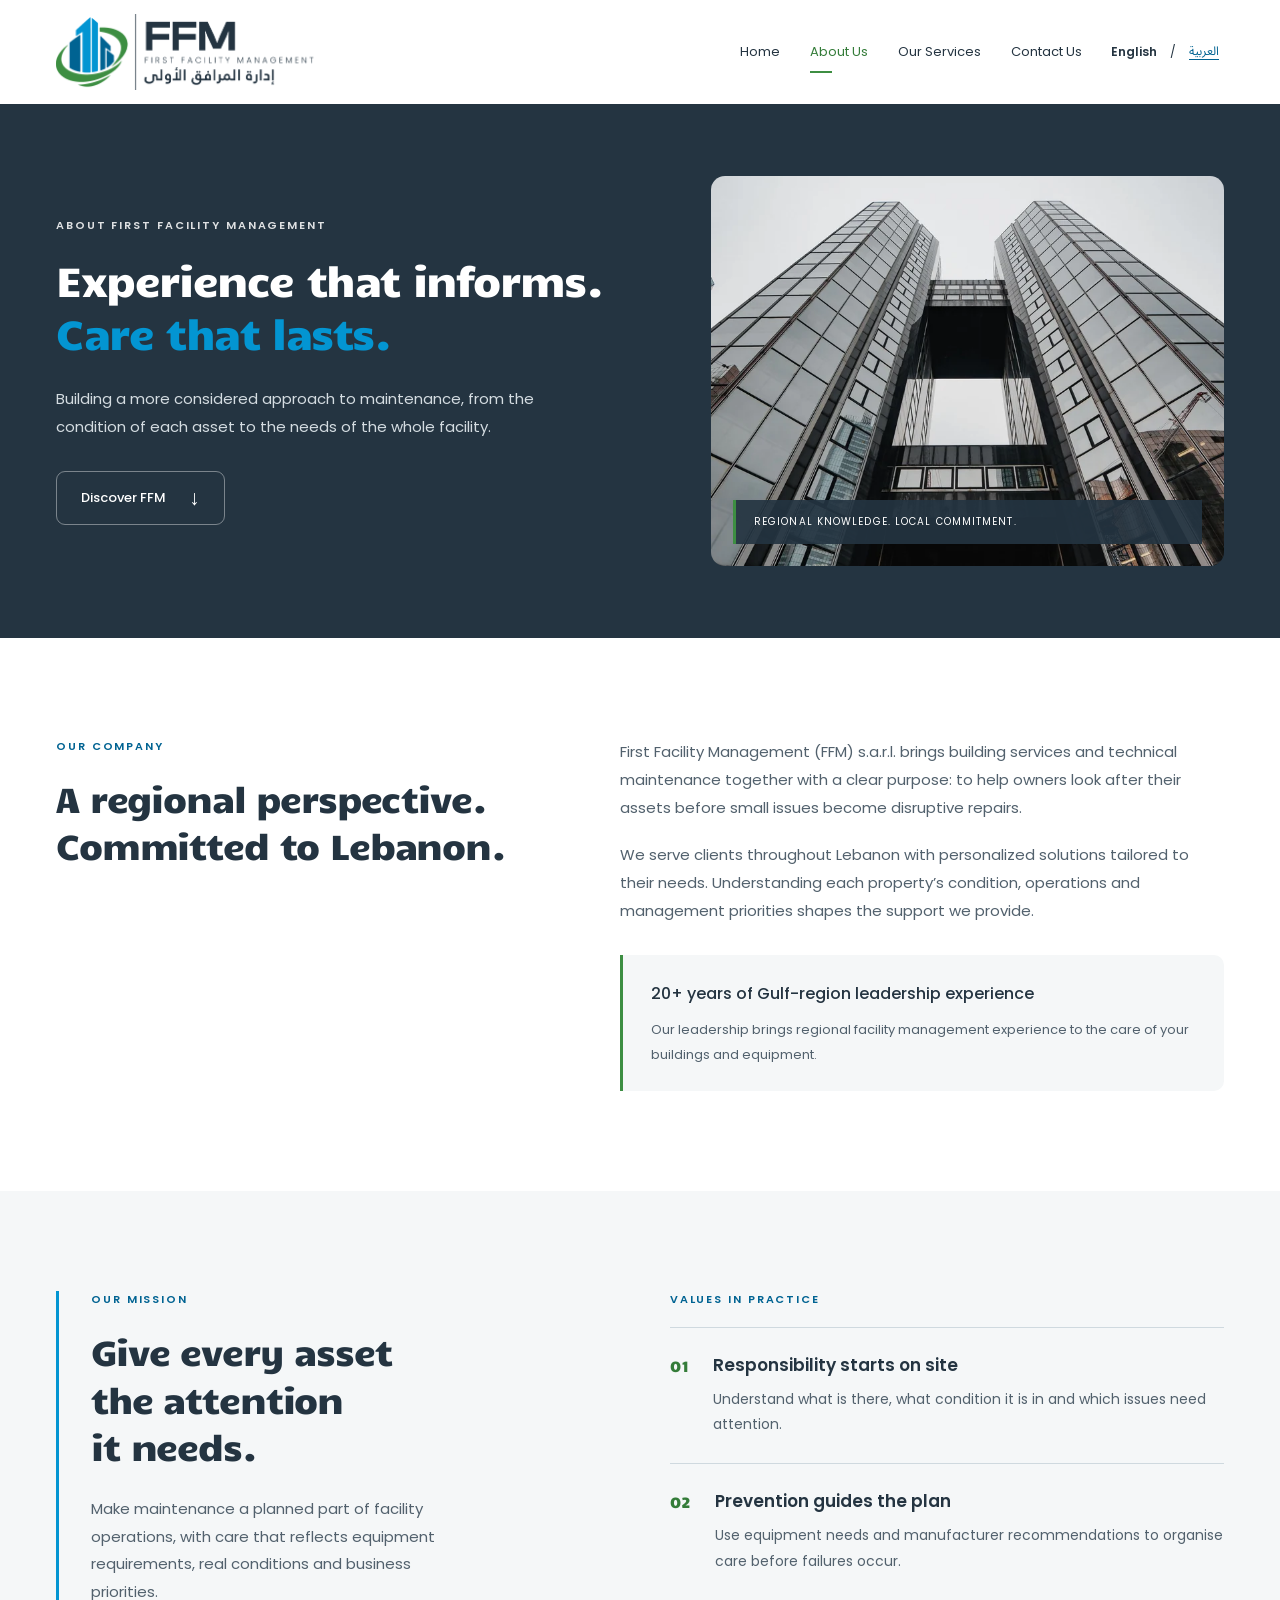
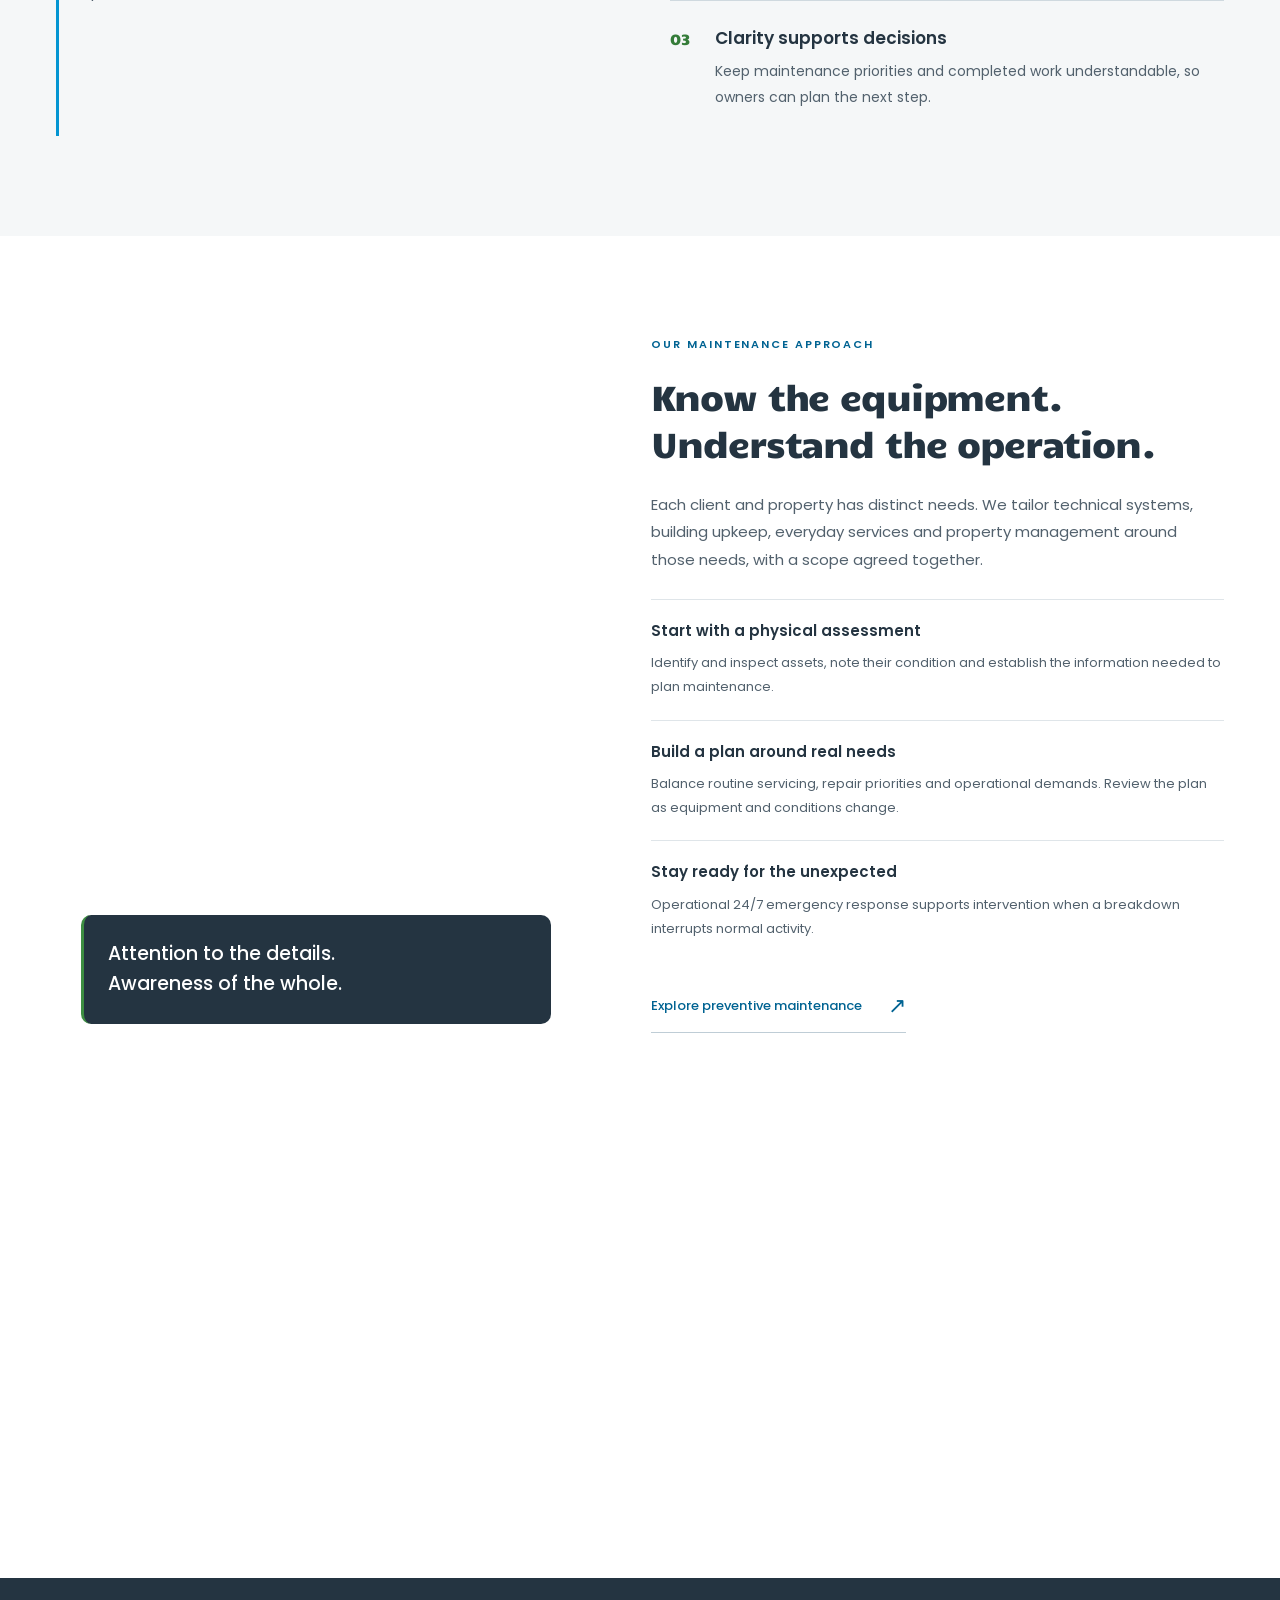
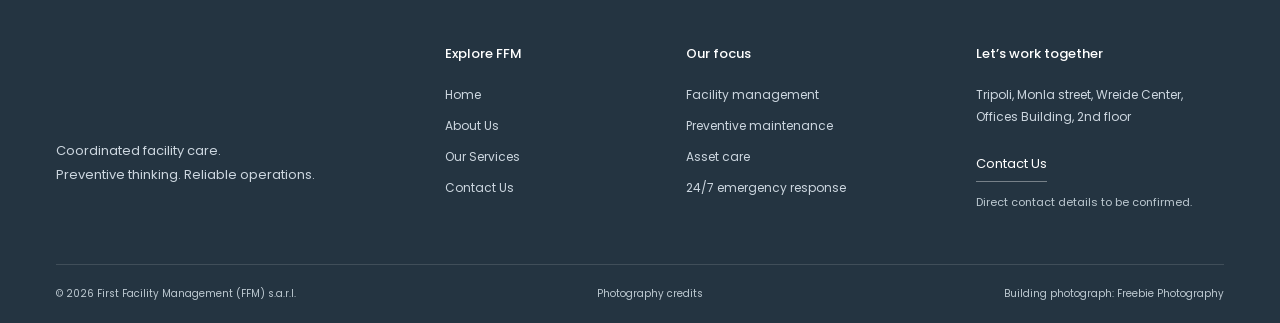
<file: en/about/index.html>
<!doctype html>
<html lang="en" dir="ltr">
<head><meta charset="UTF-8"><meta name="referrer" content="strict-origin-when-cross-origin"><meta http-equiv="Content-Security-Policy" content="default-src &#x27;none&#x27;; script-src &#x27;self&#x27; &#x27;sha256-6k4zZxnlFcYxhOXCa0bpQ5TQ8MGQu1kjahj2OITzChg=&#x27; &#x27;sha256-/x7W7R75k8Roq0WaVRQX9blP4OufE5xbAdzklGxsgpw=&#x27;; style-src &#x27;self&#x27;; img-src &#x27;self&#x27;; font-src &#x27;self&#x27;; connect-src &#x27;none&#x27;; base-uri &#x27;none&#x27;; object-src &#x27;none&#x27;; form-action &#x27;none&#x27;; upgrade-insecure-requests"><meta name="viewport" content="width=device-width,initial-scale=1"><title>About First Facility Management | FFM Lebanon</title><meta name="description" content="Meet First Facility Management (FFM) in Lebanon. Our leadership brings over 20 years of Gulf-region experience to personalized facility and property support."><link rel="stylesheet" href="/site.e5dceda0c973.css"><link rel="canonical" href="https://www.ffm-lb.com/en/about/"><link rel="alternate" hreflang="en" href="https://www.ffm-lb.com/en/about/"><link rel="alternate" hreflang="ar" href="https://www.ffm-lb.com/ar/about/"><meta name="robots" content="index, follow, max-image-preview:large"><meta property="og:type" content="website"><meta property="og:title" content="About First Facility Management | FFM Lebanon"><meta property="og:description" content="Meet First Facility Management (FFM) in Lebanon. Our leadership brings over 20 years of Gulf-region experience to personalized facility and property support."><meta property="og:url" content="https://www.ffm-lb.com/en/about/"><meta property="og:site_name" content="First Facility Management"><meta property="og:image" content="https://www.ffm-lb.com/assets/logo.a1af8da19d7b.png"><meta property="og:locale" content="en_LB"><link rel="icon" type="image/png" sizes="192x192" href="/assets/favicon.png"><script type="application/ld+json">{"@context":"https://schema.org","@graph":[{"@type":"Organization","@id":"https://www.ffm-lb.com/#organization","name":"First Facility Management","alternateName":["إدارة المرافق الأولى","FFM"],"url":"https://www.ffm-lb.com/","logo":{"@type":"ImageObject","url":"https://www.ffm-lb.com/assets/logo.a1af8da19d7b.png"},"address":{"@type":"PostalAddress","streetAddress":"Monla street, Wreide Center, Offices Building, 2nd floor","addressLocality":"Tripoli","addressCountry":"LB"},"areaServed":{"@type":"Country","name":"Lebanon"},"hasOfferCatalog":{"@type":"OfferCatalog","name":"Facility management services","itemListElement":[{"@type":"Offer","itemOffered":{"@type":"Service","name":"Cleaning & Housekeeping","provider":{"@id":"https://www.ffm-lb.com/#organization"},"areaServed":{"@type":"Country","name":"Lebanon"}}},{"@type":"Offer","itemOffered":{"@type":"Service","name":"HVAC & Air-Conditioning","provider":{"@id":"https://www.ffm-lb.com/#organization"},"areaServed":{"@type":"Country","name":"Lebanon"}}},{"@type":"Offer","itemOffered":{"@type":"Service","name":"Building Maintenance & Civil Repairs","provider":{"@id":"https://www.ffm-lb.com/#organization"},"areaServed":{"@type":"Country","name":"Lebanon"}}},{"@type":"Offer","itemOffered":{"@type":"Service","name":"Security Services","provider":{"@id":"https://www.ffm-lb.com/#organization"},"areaServed":{"@type":"Country","name":"Lebanon"}}},{"@type":"Offer","itemOffered":{"@type":"Service","name":"Landscaping","provider":{"@id":"https://www.ffm-lb.com/#organization"},"areaServed":{"@type":"Country","name":"Lebanon"}}},{"@type":"Offer","itemOffered":{"@type":"Service","name":"Electrical Systems","provider":{"@id":"https://www.ffm-lb.com/#organization"},"areaServed":{"@type":"Country","name":"Lebanon"}}},{"@type":"Offer","itemOffered":{"@type":"Service","name":"Plumbing","provider":{"@id":"https://www.ffm-lb.com/#organization"},"areaServed":{"@type":"Country","name":"Lebanon"}}},{"@type":"Offer","itemOffered":{"@type":"Service","name":"Fire, Safety & Waste Management","provider":{"@id":"https://www.ffm-lb.com/#organization"},"areaServed":{"@type":"Country","name":"Lebanon"}}},{"@type":"Offer","itemOffered":{"@type":"Service","name":"Office Supplies","provider":{"@id":"https://www.ffm-lb.com/#organization"},"areaServed":{"@type":"Country","name":"Lebanon"}}},{"@type":"Offer","itemOffered":{"@type":"Service","name":"Property Management","provider":{"@id":"https://www.ffm-lb.com/#organization"},"areaServed":{"@type":"Country","name":"Lebanon"}}},{"@type":"Offer","itemOffered":{"@type":"Service","name":"Pest Control","provider":{"@id":"https://www.ffm-lb.com/#organization"},"areaServed":{"@type":"Country","name":"Lebanon"}}}]}},{"@type":"WebSite","@id":"https://www.ffm-lb.com/#website","url":"https://www.ffm-lb.com/","name":"First Facility Management","alternateName":["FFM","إدارة المرافق الأولى"],"inLanguage":["en","ar"],"publisher":{"@id":"https://www.ffm-lb.com/#organization"}},{"@type":"WebPage","@id":"https://www.ffm-lb.com/en/about/#webpage","url":"https://www.ffm-lb.com/en/about/","name":"About First Facility Management | FFM Lebanon","inLanguage":"en","isPartOf":{"@id":"https://www.ffm-lb.com/#website"},"about":{"@id":"https://www.ffm-lb.com/#organization"}}]}</script><script>document.documentElement.classList.add('js');</script><link rel="preload" as="font" type="font/woff2" crossorigin href="/assets/Poppins-Regular.4e0089bafe3d.woff2"><link rel="preload" as="font" type="font/woff2" crossorigin href="/assets/Candal.c8b5ec3eb2c2.woff2"></head>
<body class="inner-page about-page"><a class="skip" href="#main">Skip to content</a><header class="header"><div class="wrap nav-wrap"><a class="brand" href="/" aria-label="First Facility Management home"><picture class="optimized-picture"><source type="image/webp" srcset="/assets/logo.d8a178bd3ba6.webp "><img src="/assets/logo.a1af8da19d7b.png" alt="FFM — First Facility Management" width="1067" height="308" decoding="async"></picture></a><button type="button" class="menu-toggle" hidden aria-label="Open navigation" data-close-label="Close navigation" aria-expanded="false" aria-controls="navigation"><span></span><span></span></button><nav id="navigation" aria-label="Main navigation"><a href="/">Home</a><a href="/en/about/" class="active" aria-current="page">About Us</a><a href="/en/services/">Our Services</a><a href="/en/contact/">Contact Us</a></nav><div class="language-selector" role="group" aria-label="Website language"><span lang="en" aria-current="true">English</span><span aria-hidden="true">/</span><a class="language-switch" href="/ar/about/" lang="ar" dir="rtl" aria-label="Switch to Arabic" data-language-switch>العربية</a></div></div></header><main id="main" tabindex="-1">
<section class="page-hero"><div class="wrap about-hero"><div><p class="eyebrow light">ABOUT FIRST FACILITY MANAGEMENT</p><h1>Experience that informs.<br><span>Care that lasts.</span></h1><p>Building a more considered approach to maintenance, from the condition of each asset to the needs of the whole facility.</p><a class="button outline" href="#our-story">Discover FFM <span aria-hidden="true">↓</span></a></div><figure class="about-hero-image"><picture class="optimized-picture"><source type="image/webp" srcset="/assets/hero-refined-320.895d58a90d6a.webp 320w, /assets/hero-refined-480.3e6c502767fe.webp 480w, /assets/hero-refined-768.c71761f587b6.webp 768w, /assets/hero-refined-1024.31683bf3a63f.webp 1024w, /assets/hero-refined-1280.b5557e314da3.webp 1280w, /assets/hero-refined-1600.cf78c7340567.webp 1600w" sizes="(max-width: 820px) calc(100vw - 40px), 45vw"><img class="" src="/assets/hero-refined-1280.0ad2bff39fe0.jpg" alt="Looking up between two contemporary high-rise buildings" fetchpriority="high" srcset="/assets/hero-refined-320.05b6b348ee04.jpg 320w, /assets/hero-refined-480.8e71728ffbce.jpg 480w, /assets/hero-refined-768.d801d96c682f.jpg 768w, /assets/hero-refined-1024.d77f7e0f2ba9.jpg 1024w, /assets/hero-refined-1280.0ad2bff39fe0.jpg 1280w, /assets/hero-refined-1600.4747133af8bf.jpg 1600w" sizes="(max-width: 820px) calc(100vw - 40px), 45vw" width="1600" height="2397" decoding="async"></picture><figcaption>REGIONAL KNOWLEDGE. LOCAL COMMITMENT.</figcaption></figure></div></section>
<section class="section wrap story-grid" id="our-story"><div><p class="eyebrow">OUR COMPANY</p><h2>A regional perspective.<br>Committed to Lebanon.</h2></div><div class="body-copy"><p>First Facility Management (FFM) s.a.r.l. brings building services and technical maintenance together with a clear purpose: to help owners look after their assets before small issues become disruptive repairs.</p><p>We serve clients throughout Lebanon with personalized solutions tailored to their needs. Understanding each property’s condition, operations and management priorities shapes the support we provide.</p><div class="experience-note"><strong>20+ years of Gulf-region leadership experience</strong><p>Our leadership brings regional facility management experience to the care of your buildings and equipment.</p></div></div></section>
<section class="mission-section section"><div class="wrap mission-grid"><div class="mission-statement"><p class="eyebrow">OUR MISSION</p><h2>Give every asset<br>the attention<br>it needs.</h2><p>Make maintenance a planned part of facility operations, with care that reflects equipment requirements, real conditions and business priorities.</p></div><div class="value-list"><p class="eyebrow">VALUES IN PRACTICE</p><article><span>01</span><div><h3>Responsibility starts on site</h3><p>Understand what is there, what condition it is in and which issues need attention.</p></div></article><article><span>02</span><div><h3>Prevention guides the plan</h3><p>Use equipment needs and manufacturer recommendations to organise care before failures occur.</p></div></article><article><span>03</span><div><h3>Clarity supports decisions</h3><p>Keep maintenance priorities and completed work understandable, so owners can plan the next step.</p></div></article></div></div></section>
<section class="section wrap expertise-grid"><div class="editorial-photo"><picture class="optimized-picture"><source type="image/webp" srcset="/assets/maintenance-320.a0eb09f54d27.webp 320w, /assets/maintenance-480.f221dd8cc8eb.webp 480w, /assets/maintenance-768.dca7283011c2.webp 768w, /assets/maintenance-1024.366c7747e2cc.webp 1024w, /assets/maintenance-1280.1eadb0fd3b7d.webp 1280w, /assets/maintenance-1400.0c2b16a405d0.webp 1400w" sizes="(max-width: 820px) calc(100vw - 40px), 45vw"><img class="" src="/assets/maintenance-1280.416281ff66ba.jpg" alt="Technician examining electrical equipment in a working maintenance setting" loading="lazy" srcset="/assets/maintenance-320.c60001cce742.jpg 320w, /assets/maintenance-480.5b9a8c552169.jpg 480w, /assets/maintenance-768.5bd779df6633.jpg 768w, /assets/maintenance-1024.5b0967b7ca2e.jpg 1024w, /assets/maintenance-1280.416281ff66ba.jpg 1280w, /assets/maintenance-1400.28fe83175a13.jpg 1400w" sizes="(max-width: 820px) calc(100vw - 40px), 45vw" width="1400" height="1859" decoding="async"></picture><div class="editorial-caption">Attention to the details.<br>Awareness of the whole.</div></div><div class="expertise-copy"><p class="eyebrow">OUR MAINTENANCE APPROACH</p><h2>Know the equipment.<br>Understand the operation.</h2><p>Each client and property has distinct needs. We tailor technical systems, building upkeep, everyday services and property management around those needs, with a scope agreed together.</p><div class="practice-list"><article><h3>Start with a physical assessment</h3><p>Identify and inspect assets, note their condition and establish the information needed to plan maintenance.</p></article><article><h3>Build a plan around real needs</h3><p>Balance routine servicing, repair priorities and operational demands. Review the plan as equipment and conditions change.</p></article><article><h3>Stay ready for the unexpected</h3><p>Operational 24/7 emergency response supports intervention when a breakdown interrupts normal activity.</p></article></div><a class="text-link" href="/en/services/#asset-care">Explore preventive maintenance <span class="direction-arrow" aria-hidden="true">↗</span></a></div></section>
<section class="cta-section wrap"><div class="cta"><div><p class="eyebrow light">LET’S TALK ABOUT YOUR FACILITY</p><h2>Start with a clearer picture<br>of your facility.</h2><p>Tell us about your property and the maintenance needs you want to address.</p></div><a class="button white" href="/en/contact/#enquiry">Contact Us <span class="direction-arrow" aria-hidden="true">↗</span></a></div></section>
</main><footer><div class="wrap"><div class="footer-grid"><div class="footer-brand"><a href="/" aria-label="First Facility Management home"><picture class="optimized-picture"><source type="image/webp" srcset="/assets/logo-white.f82beeea6bad.webp "><img src="/assets/logo-white.808cdcf06591.png" alt="FFM — First Facility Management" width="1012" height="293" decoding="async"></picture></a><p>Coordinated facility care.<br>Preventive thinking. Reliable operations.</p></div><div><h3>Explore FFM</h3><a href="/">Home</a><a href="/en/about/">About Us</a><a href="/en/services/">Our Services</a><a href="/en/contact/">Contact Us</a></div><div><h3>Our focus</h3><span>Facility management</span><span>Preventive maintenance</span><span>Asset care</span><span>24/7 emergency response</span></div><div><h3>Let’s work together</h3><span>Tripoli, Monla street, Wreide Center, Offices Building, 2nd floor</span><a class="footer-cta" href="/en/contact/#enquiry">Contact Us</a><p class="contact-note">Direct contact details to be confirmed.</p></div></div><div class="footer-bottom"><p>© 2026 First Facility Management (FFM) s.a.r.l.</p><a href="/assets/IMAGE-CREDITS.txt">Photography credits</a><a href="https://freebie.photography/office/slides/office_block.htm">Building photograph: Freebie Photography</a></div></div></footer>
<script src="/app.12c803af4e35.js" defer></script></body></html>
</file>
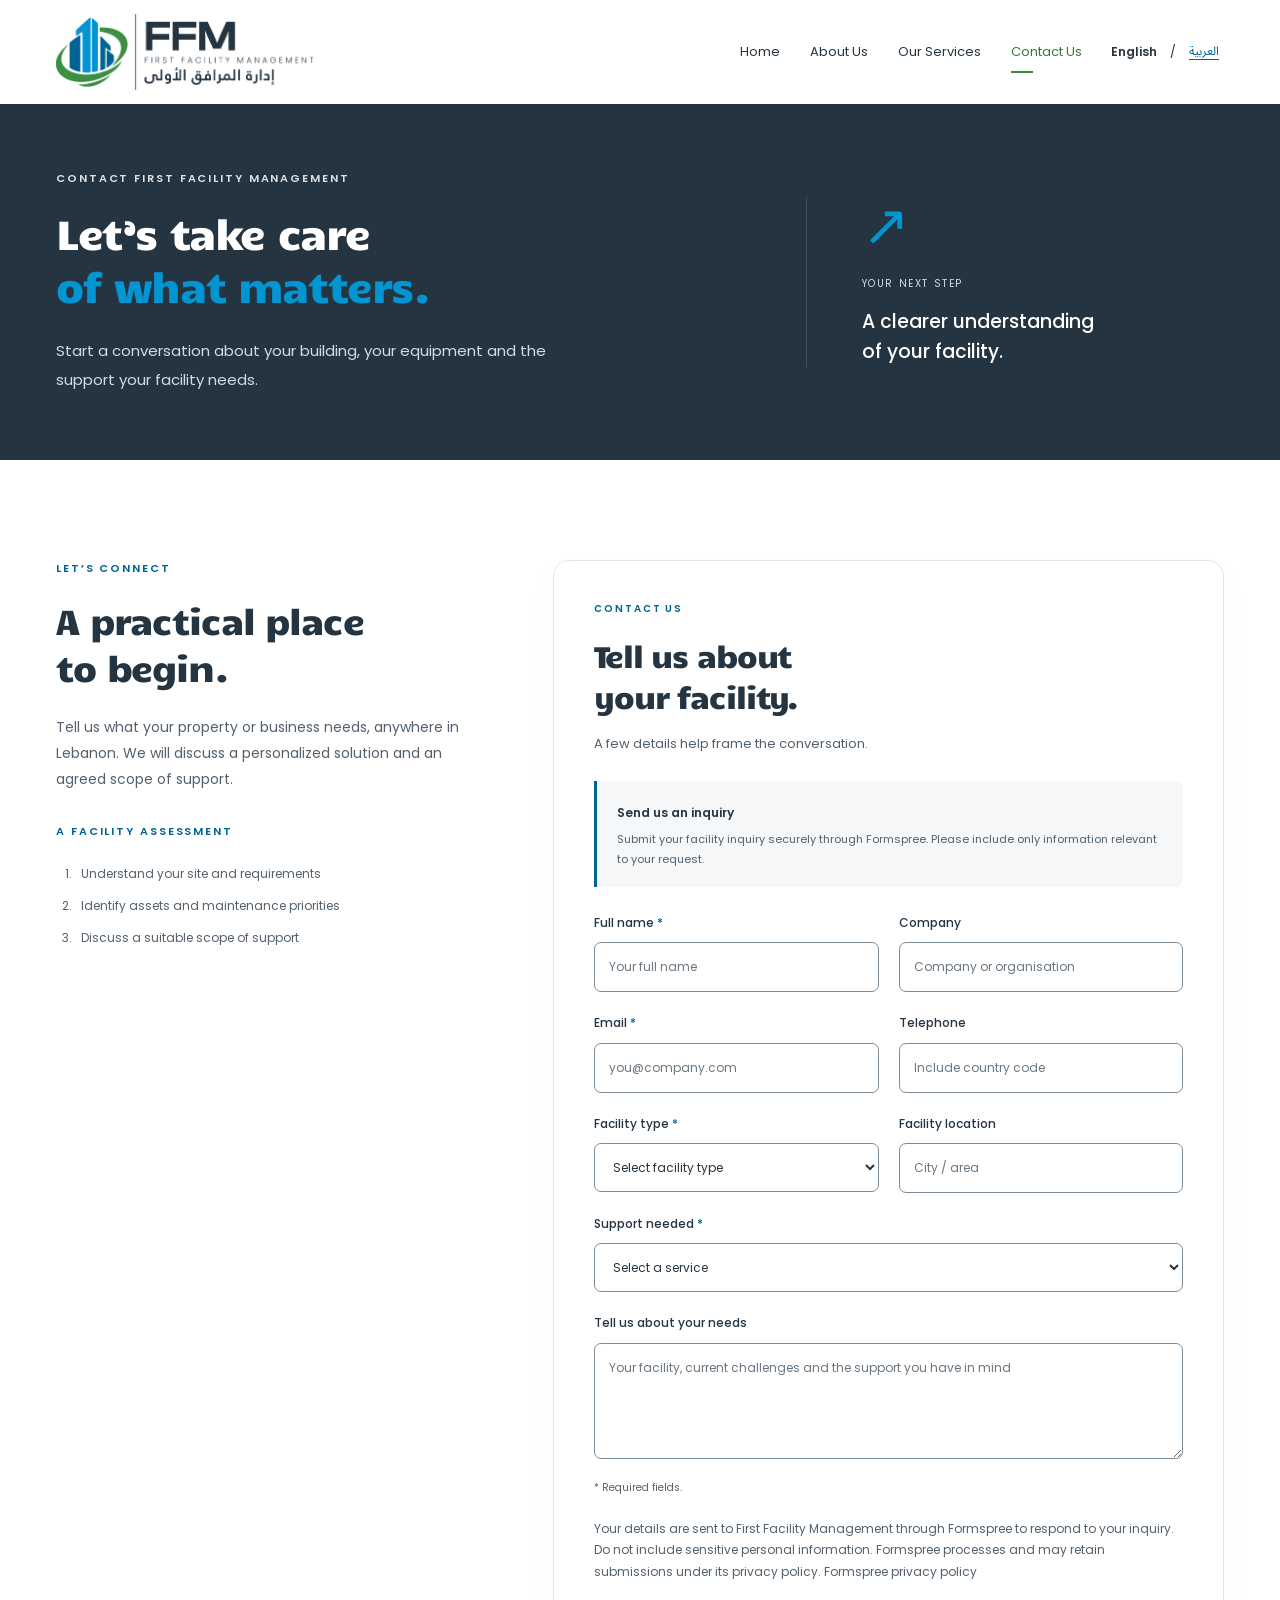
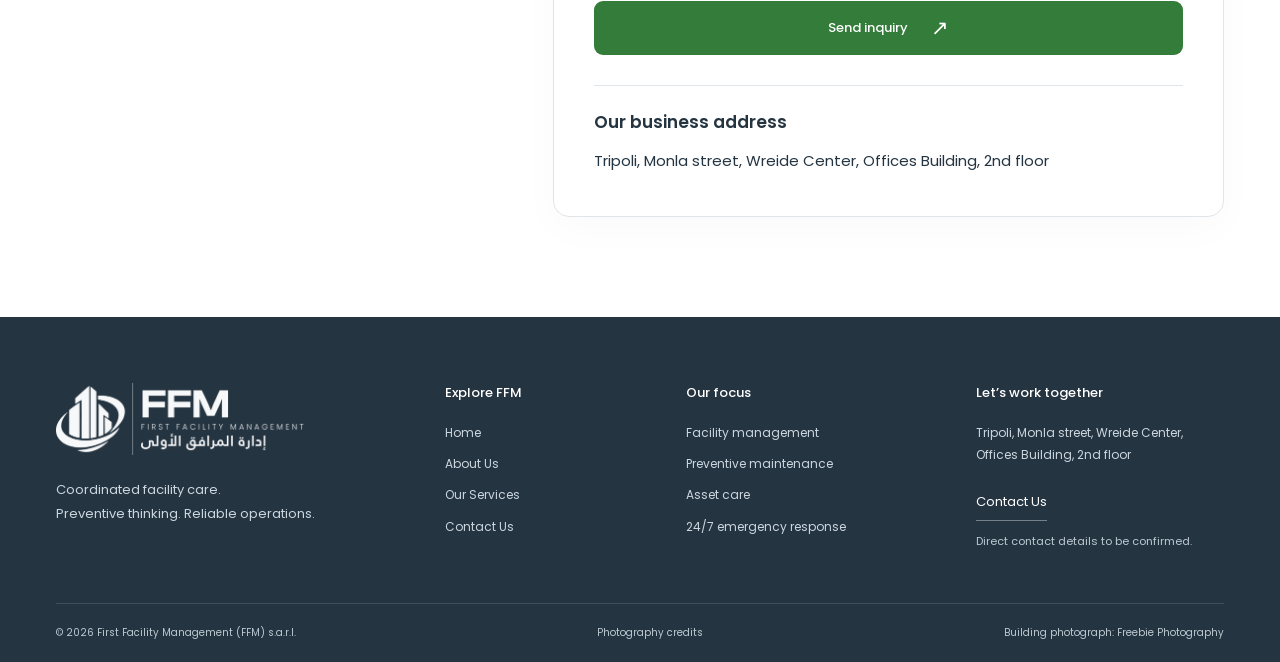
<file: en/contact/index.html>
<!doctype html>
<html lang="en" dir="ltr">
<head><meta charset="UTF-8"><meta name="referrer" content="strict-origin-when-cross-origin"><meta http-equiv="Content-Security-Policy" content="default-src &#x27;none&#x27;; script-src &#x27;self&#x27; &#x27;sha256-Lw6nGyuQJJVIw/vjMx+ke6qqwdJ5F05XoeunW9gwWFQ=&#x27; &#x27;sha256-/x7W7R75k8Roq0WaVRQX9blP4OufE5xbAdzklGxsgpw=&#x27;; style-src &#x27;self&#x27;; img-src &#x27;self&#x27;; font-src &#x27;self&#x27;; connect-src https://formspree.io/f/mvkzyvre; base-uri &#x27;none&#x27;; object-src &#x27;none&#x27;; form-action &#x27;none&#x27;; upgrade-insecure-requests"><meta name="viewport" content="width=device-width,initial-scale=1"><title>Contact First Facility Management | FFM Lebanon</title><meta name="description" content="Contact First Facility Management (FFM) in Lebanon for personalized facility maintenance, property management, office supplies and pest-control support."><link rel="stylesheet" href="/site.845b43c593d9.css"><link rel="canonical" href="https://www.ffm-lb.com/en/contact/"><link rel="alternate" hreflang="en" href="https://www.ffm-lb.com/en/contact/"><link rel="alternate" hreflang="ar" href="https://www.ffm-lb.com/ar/contact/"><meta name="robots" content="index, follow, max-image-preview:large"><meta property="og:type" content="website"><meta property="og:title" content="Contact First Facility Management | FFM Lebanon"><meta property="og:description" content="Contact First Facility Management (FFM) in Lebanon for personalized facility maintenance, property management, office supplies and pest-control support."><meta property="og:url" content="https://www.ffm-lb.com/en/contact/"><meta property="og:site_name" content="First Facility Management"><meta property="og:image" content="https://www.ffm-lb.com/assets/logo.a1af8da19d7b.png"><meta property="og:locale" content="en_LB"><link rel="icon" type="image/png" sizes="192x192" href="/assets/favicon.png"><script type="application/ld+json">{"@context":"https://schema.org","@graph":[{"@type":"Organization","@id":"https://www.ffm-lb.com/#organization","name":"First Facility Management","alternateName":["إدارة المرافق الأولى","FFM"],"url":"https://www.ffm-lb.com/","logo":{"@type":"ImageObject","url":"https://www.ffm-lb.com/assets/logo.a1af8da19d7b.png"},"address":{"@type":"PostalAddress","streetAddress":"Monla street, Wreide Center, Offices Building, 2nd floor","addressLocality":"Tripoli","addressCountry":"LB"},"areaServed":{"@type":"Country","name":"Lebanon"},"hasOfferCatalog":{"@type":"OfferCatalog","name":"Facility management services","itemListElement":[{"@type":"Offer","itemOffered":{"@type":"Service","name":"Cleaning & Housekeeping","provider":{"@id":"https://www.ffm-lb.com/#organization"},"areaServed":{"@type":"Country","name":"Lebanon"}}},{"@type":"Offer","itemOffered":{"@type":"Service","name":"HVAC & Air-Conditioning","provider":{"@id":"https://www.ffm-lb.com/#organization"},"areaServed":{"@type":"Country","name":"Lebanon"}}},{"@type":"Offer","itemOffered":{"@type":"Service","name":"Building Maintenance & Civil Repairs","provider":{"@id":"https://www.ffm-lb.com/#organization"},"areaServed":{"@type":"Country","name":"Lebanon"}}},{"@type":"Offer","itemOffered":{"@type":"Service","name":"Security Services","provider":{"@id":"https://www.ffm-lb.com/#organization"},"areaServed":{"@type":"Country","name":"Lebanon"}}},{"@type":"Offer","itemOffered":{"@type":"Service","name":"Landscaping","provider":{"@id":"https://www.ffm-lb.com/#organization"},"areaServed":{"@type":"Country","name":"Lebanon"}}},{"@type":"Offer","itemOffered":{"@type":"Service","name":"Electrical Systems","provider":{"@id":"https://www.ffm-lb.com/#organization"},"areaServed":{"@type":"Country","name":"Lebanon"}}},{"@type":"Offer","itemOffered":{"@type":"Service","name":"Plumbing","provider":{"@id":"https://www.ffm-lb.com/#organization"},"areaServed":{"@type":"Country","name":"Lebanon"}}},{"@type":"Offer","itemOffered":{"@type":"Service","name":"Fire, Safety & Waste Management","provider":{"@id":"https://www.ffm-lb.com/#organization"},"areaServed":{"@type":"Country","name":"Lebanon"}}},{"@type":"Offer","itemOffered":{"@type":"Service","name":"Office Supplies","provider":{"@id":"https://www.ffm-lb.com/#organization"},"areaServed":{"@type":"Country","name":"Lebanon"}}},{"@type":"Offer","itemOffered":{"@type":"Service","name":"Property Management","provider":{"@id":"https://www.ffm-lb.com/#organization"},"areaServed":{"@type":"Country","name":"Lebanon"}}},{"@type":"Offer","itemOffered":{"@type":"Service","name":"Pest Control","provider":{"@id":"https://www.ffm-lb.com/#organization"},"areaServed":{"@type":"Country","name":"Lebanon"}}}]}},{"@type":"WebSite","@id":"https://www.ffm-lb.com/#website","url":"https://www.ffm-lb.com/","name":"First Facility Management","alternateName":["FFM","إدارة المرافق الأولى"],"inLanguage":["en","ar"],"publisher":{"@id":"https://www.ffm-lb.com/#organization"}},{"@type":"WebPage","@id":"https://www.ffm-lb.com/en/contact/#webpage","url":"https://www.ffm-lb.com/en/contact/","name":"Contact First Facility Management | FFM Lebanon","inLanguage":"en","isPartOf":{"@id":"https://www.ffm-lb.com/#website"},"about":{"@id":"https://www.ffm-lb.com/#organization"}}]}</script><script>document.documentElement.classList.add('js');</script><link rel="preload" as="font" type="font/woff2" crossorigin href="/assets/Poppins-Regular.4e0089bafe3d.woff2"><link rel="preload" as="font" type="font/woff2" crossorigin href="/assets/Candal.c8b5ec3eb2c2.woff2"></head>
<body class="inner-page contact-page"><a class="skip" href="#main">Skip to content</a><header class="header"><div class="wrap nav-wrap"><a class="brand" href="/" aria-label="First Facility Management home"><picture class="optimized-picture"><source type="image/webp" srcset="/assets/logo.d8a178bd3ba6.webp "><img src="/assets/logo.a1af8da19d7b.png" alt="FFM — First Facility Management" width="1067" height="308" decoding="async"></picture></a><button type="button" class="menu-toggle" hidden aria-label="Open navigation" data-close-label="Close navigation" aria-expanded="false" aria-controls="navigation"><span></span><span></span></button><nav id="navigation" aria-label="Main navigation"><a href="/">Home</a><a href="/en/about/">About Us</a><a href="/en/services/">Our Services</a><a href="/en/contact/" class="active" aria-current="page">Contact Us</a></nav><div class="language-selector" role="group" aria-label="Website language"><span lang="en" aria-current="true">English</span><span aria-hidden="true">/</span><a class="language-switch" href="/ar/contact/" lang="ar" dir="rtl" aria-label="Switch to Arabic" data-language-switch>العربية</a></div></div></header><main id="main" tabindex="-1">
<section class="page-hero contact-hero"><div class="wrap contact-hero-grid"><div><p class="eyebrow light">CONTACT FIRST FACILITY MANAGEMENT</p><h1>Let’s take care<br><span>of what matters.</span></h1><p>Start a conversation about your building, your equipment and the support your facility needs.</p></div><div class="contact-hero-aside"><span class="contact-mark" aria-hidden="true">↗</span><p>YOUR NEXT STEP</p><strong>A clearer understanding<br>of your facility.</strong></div></div></section>
<section class="section wrap contact-grid"><aside class="contact-information"><p class="eyebrow">LET’S CONNECT</p><h2>A practical place<br>to begin.</h2><p>Tell us what your property or business needs, anywhere in Lebanon. We will discuss a personalized solution and an agreed scope of support.</p><div class="contact-next"><p class="eyebrow">A FACILITY ASSESSMENT</p><ol><li>Understand your site and requirements</li><li>Identify assets and maintenance priorities</li><li>Discuss a suitable scope of support</li></ol></div></aside><div class="enquiry-card" id="enquiry"><p class="eyebrow">CONTACT US</p><h2>Tell us about<br>your facility.</h2><p class="form-intro">A few details help frame the conversation.</p><div class="form-preview-note" id="form-disclosure"><strong>Send us an inquiry</strong><p>Submit your facility inquiry securely through Formspree. Please include only information relevant to your request.</p></div><noscript><p>The interactive form requires JavaScript. No information is submitted when it is unavailable.</p></noscript><form id="assessment-form" data-required-message="Please complete this field." data-email-message="Please enter a valid email address." data-length-message="Please shorten this entry to the allowed length." data-integration="formspree" data-form-messages="{&quot;submit&quot;: &quot;Send inquiry&quot;, &quot;required_note&quot;: &quot;* Required fields.&quot;, &quot;privacy&quot;: &quot;Your details are sent to First Facility Management through Formspree to respond to your inquiry. Do not include sensitive personal information. Formspree processes and may retain submissions under its privacy policy.&quot;, &quot;nojs&quot;: &quot;The interactive form requires JavaScript. No information is submitted when it is unavailable.&quot;, &quot;sending&quot;: &quot;Submitting your inquiry… Please wait.&quot;, &quot;success&quot;: &quot;Thank you. Your inquiry has been accepted. First Facility Management will review your request.&quot;, &quot;accepted&quot;: &quot;Inquiry accepted&quot;, &quot;validation_summary&quot;: &quot;Please check the following fields:&quot;, &quot;required&quot;: &quot;Please complete this field.&quot;, &quot;email&quot;: &quot;Please enter a valid email address.&quot;, &quot;too_long&quot;: &quot;Please shorten this entry to the allowed length.&quot;, &quot;invalid&quot;: &quot;Please check this value.&quot;, &quot;phone&quot;: &quot;Use a telephone number with country code, digits and standard separators.&quot;, &quot;network_error&quot;: &quot;We could not confirm acceptance because the connection was interrupted or timed out. Your details are still here. Please wait and check before retrying; resending may create a duplicate.&quot;, &quot;unavailable&quot;: &quot;The inquiry service could not accept your request. Your details are still here. Please try again later.&quot;, &quot;rate_limited&quot;: &quot;The inquiry service is receiving too many requests or has reached a limit. Please wait and try again later.&quot;, &quot;too_fast&quot;: &quot;Please wait a moment, then try again.&quot;, &quot;rejected&quot;: &quot;We could not accept this request. Please check the form or try again later.&quot;, &quot;field_name&quot;: &quot;Full name&quot;, &quot;field_company&quot;: &quot;Company&quot;, &quot;field_email&quot;: &quot;Email&quot;, &quot;field_phone&quot;: &quot;Telephone&quot;, &quot;field_facility&quot;: &quot;Facility type&quot;, &quot;field_location&quot;: &quot;Facility location&quot;, &quot;field_service&quot;: &quot;Support needed&quot;, &quot;field_message&quot;: &quot;Details&quot;, &quot;disclosure_title&quot;: &quot;Send us an inquiry&quot;, &quot;disclosure_note&quot;: &quot;Submit your facility inquiry securely through Formspree. Please include only information relevant to your request.&quot;, &quot;privacy_link&quot;: &quot;Formspree privacy policy&quot;, &quot;recently_sent&quot;: &quot;An inquiry was already accepted in this browser tab recently. Please wait 10 minutes, then reload before sending another to avoid duplicates.&quot;, &quot;unconfirmed&quot;: &quot;The service did not return a valid acceptance confirmation. Your details are still here. Please check before retrying; resending may create a duplicate.&quot;}" method="post" action="https://formspree.io/f/mvkzyvre" aria-describedby="form-disclosure form-privacy"><div id="form-errors" class="form-feedback" role="alert" tabindex="-1" hidden></div><div class="form-trap" aria-hidden="true"><label>Website<input name="_gotcha" tabindex="-1" autocomplete="off" maxlength="200"></label></div><div class="form-row"><label>Full name <span>*</span><input id="enquiry-name" name="name" dir="auto" maxlength="120" autocomplete="name" placeholder="Your full name" required></label><label>Company<input id="enquiry-company" name="company" dir="auto" maxlength="180" autocomplete="organization" placeholder="Company or organisation"></label></div><div class="form-row"><label>Email <span>*</span><input id="enquiry-email" name="email" dir="ltr" maxlength="254" type="email" autocomplete="email" placeholder="you@company.com" required></label><label>Telephone<input id="enquiry-phone" name="phone" dir="ltr" maxlength="40" type="tel" autocomplete="tel" placeholder="Include country code"></label></div><div class="form-row"><label>Facility type <span>*</span><select id="enquiry-facility" name="facility" required><option value="">Select facility type</option><option value="commercial">Commercial building / office</option><option value="residential">Residential complex</option><option value="hospitality">Hotel / hospitality</option><option value="industrial">Industrial facility</option><option value="other">Other</option></select></label><label>Facility location<input id="enquiry-location" name="location" dir="auto" maxlength="180" placeholder="City / area"></label></div><label>Support needed <span>*</span><select id="enquiry-service" name="service" required><option value="">Select a service</option><option value="assessment">Initial facility assessment</option><option value="preventive">Preventive maintenance plan</option><option value="multiple">Multiple facility services</option><option value="cleaning">Cleaning & Housekeeping</option><option value="hvac">HVAC & Air-Conditioning</option><option value="building">Building Maintenance & Civil Repairs</option><option value="security">Security Services</option><option value="landscaping">Landscaping</option><option value="electrical">Electrical Systems</option><option value="plumbing">Plumbing</option><option value="fire-safety">Fire, Safety & Waste Management</option><option value="office-supplies">Office Supplies</option><option value="property-management">Property Management</option><option value="pest-control">Pest Control</option></select></label><label>Tell us about your needs<textarea id="enquiry-message" name="message" dir="auto" maxlength="3000" rows="4" placeholder="Your facility, current challenges and the support you have in mind"></textarea></label><p class="required-note">* Required fields.</p><p id="form-privacy" class="form-privacy">Your details are sent to First Facility Management through Formspree to respond to your inquiry. Do not include sensitive personal information. Formspree processes and may retain submissions under its privacy policy. <a href="https://formspree.io/legal/privacy-policy/" rel="external">Formspree privacy policy</a></p><p id="form-status" class="form-feedback" role="status" aria-live="polite" aria-atomic="true" tabindex="-1"></p><button class="button" type="submit" disabled aria-describedby="form-disclosure">Send inquiry <span class="direction-arrow" aria-hidden="true">↗</span></button></form><div class="business-address"><h3>Our business address</h3><address>Tripoli, Monla street, Wreide Center, Offices Building, 2nd floor</address></div></div></section>
</main><footer><div class="wrap"><div class="footer-grid"><div class="footer-brand"><a href="/" aria-label="First Facility Management home"><picture class="optimized-picture"><source type="image/webp" srcset="/assets/logo-white.f82beeea6bad.webp "><img src="/assets/logo-white.808cdcf06591.png" alt="FFM — First Facility Management" width="1012" height="293" decoding="async"></picture></a><p>Coordinated facility care.<br>Preventive thinking. Reliable operations.</p></div><div><h3>Explore FFM</h3><a href="/">Home</a><a href="/en/about/">About Us</a><a href="/en/services/">Our Services</a><a href="/en/contact/">Contact Us</a></div><div><h3>Our focus</h3><span>Facility management</span><span>Preventive maintenance</span><span>Asset care</span><span>24/7 emergency response</span></div><div><h3>Let’s work together</h3><span>Tripoli, Monla street, Wreide Center, Offices Building, 2nd floor</span><a class="footer-cta" href="/en/contact/#enquiry">Contact Us</a><p class="contact-note">Direct contact details to be confirmed.</p></div></div><div class="footer-bottom"><p>© 2026 First Facility Management (FFM) s.a.r.l.</p><a href="/assets/IMAGE-CREDITS.txt">Photography credits</a><a href="https://freebie.photography/office/slides/office_block.htm">Building photograph: Freebie Photography</a></div></div></footer>
<script src="/app.12c803af4e35.js" defer></script><script src="/form.8d57a6ff6df4.js" defer></script></body></html>
</file>
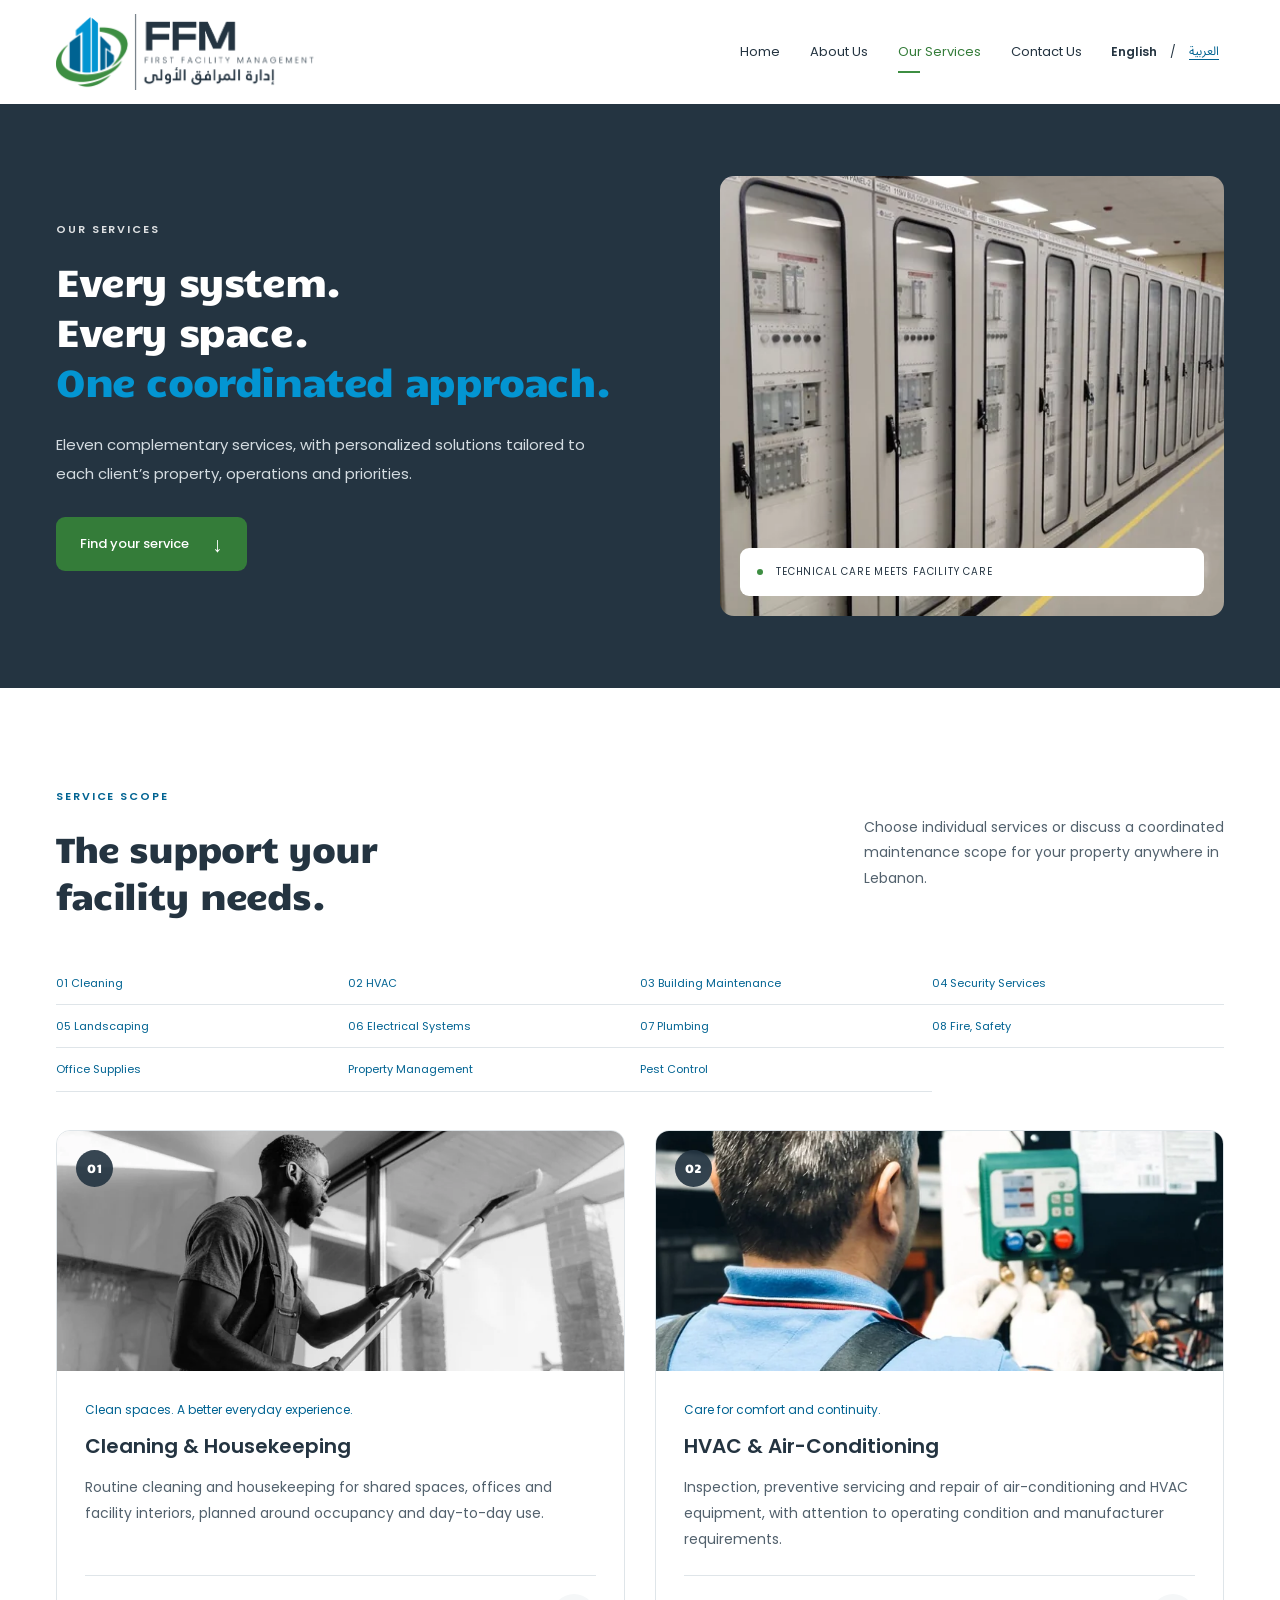
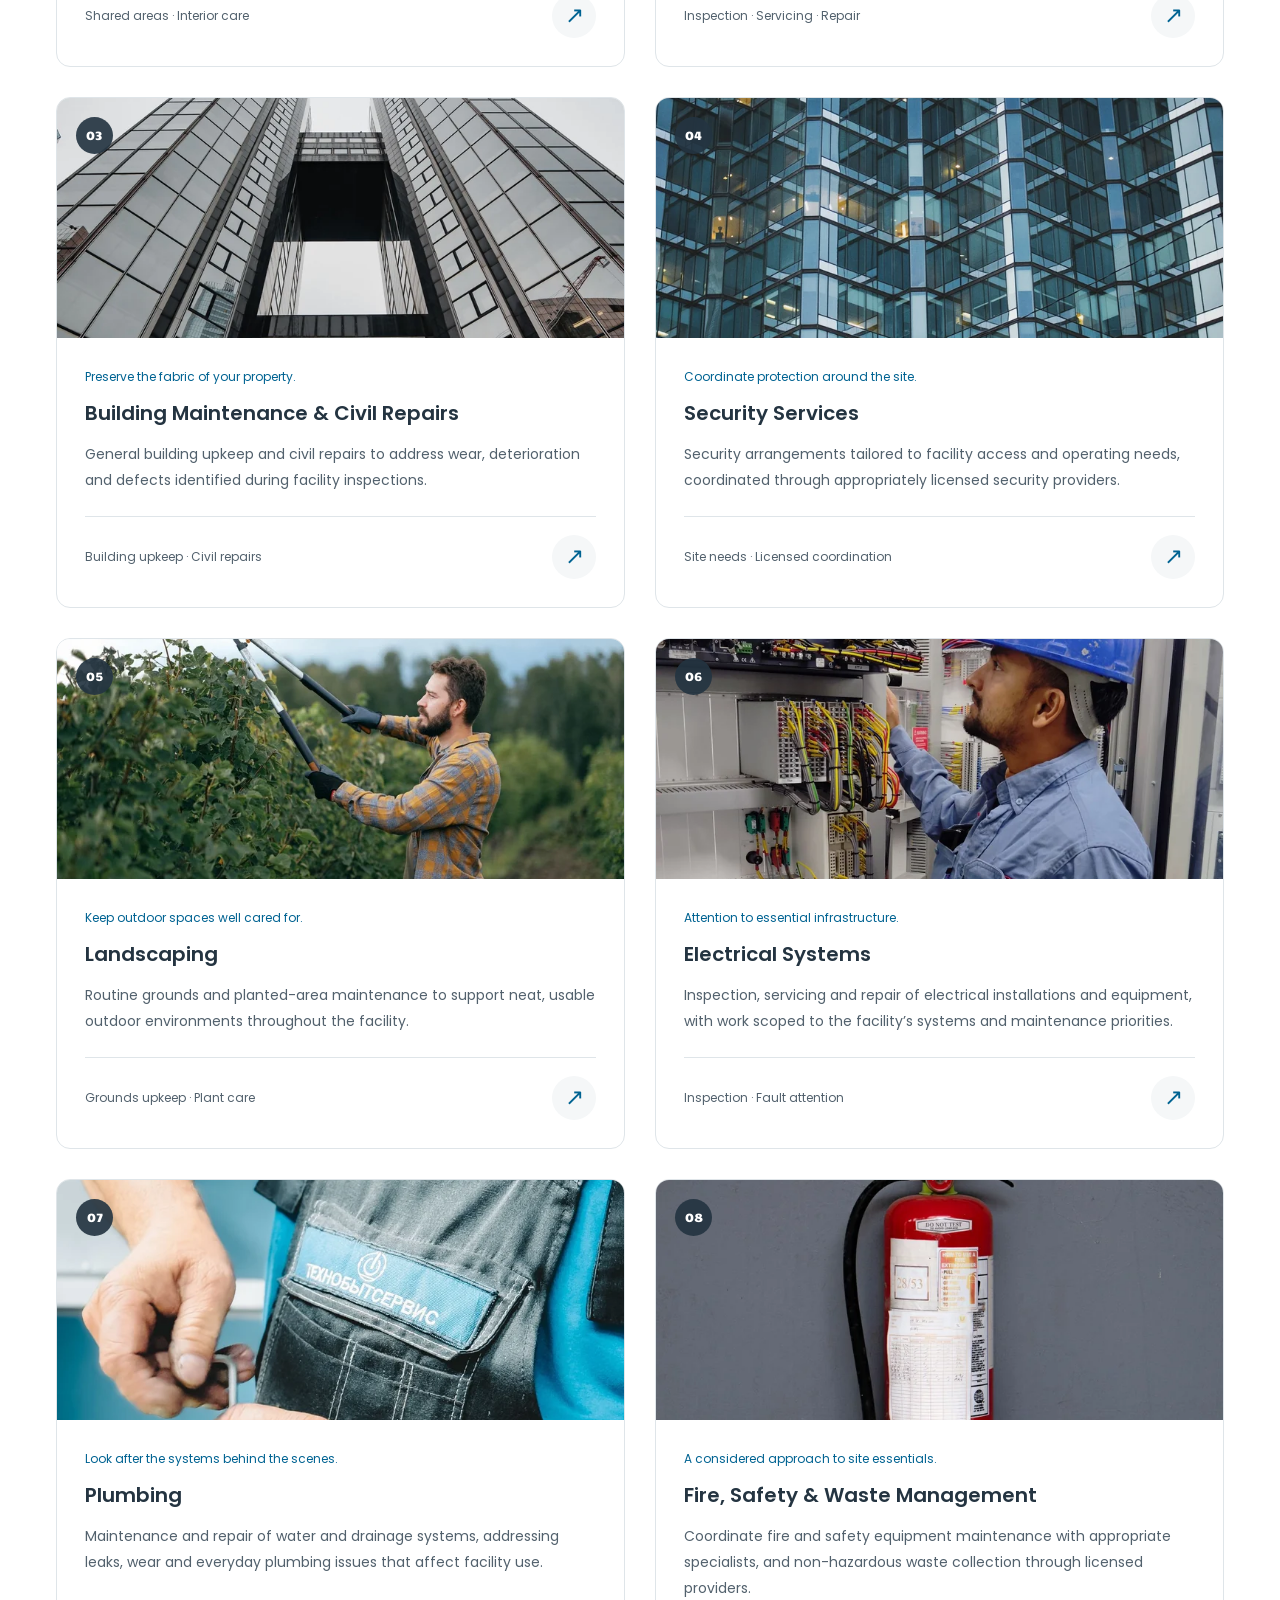
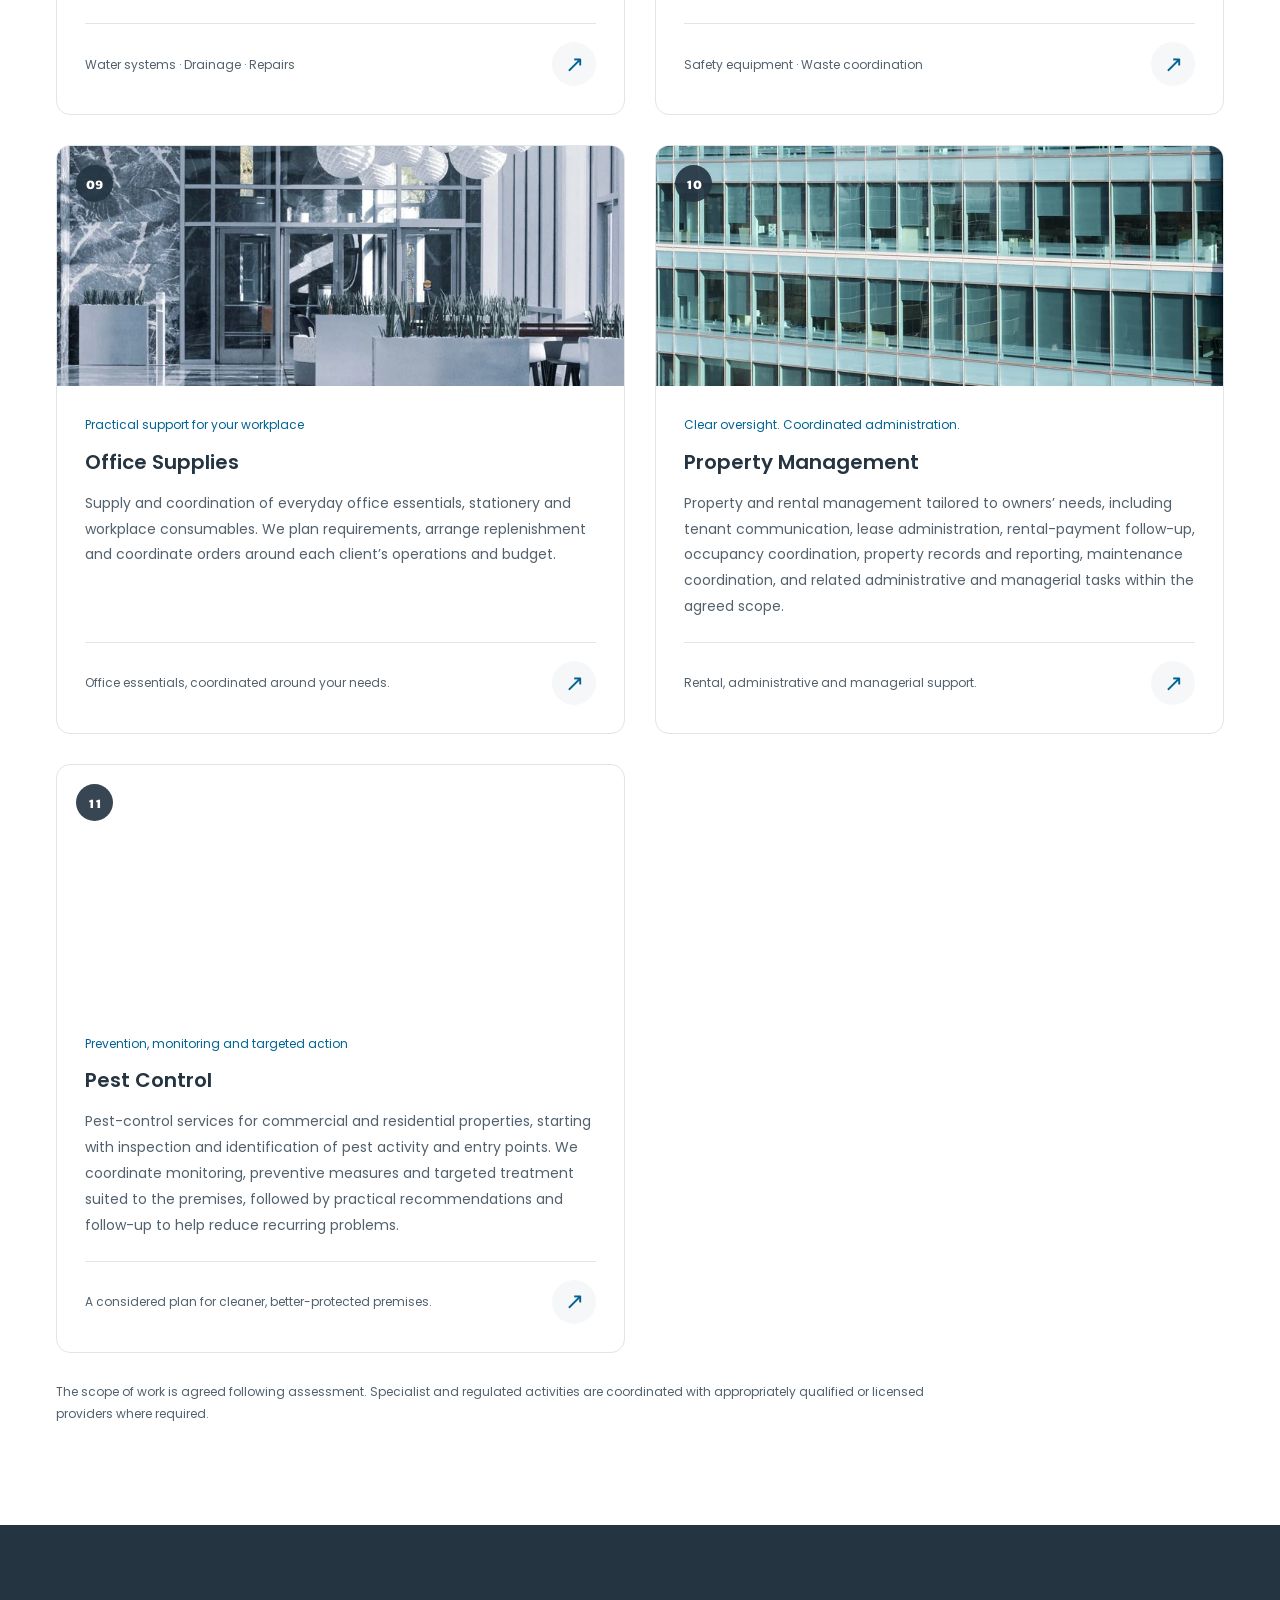
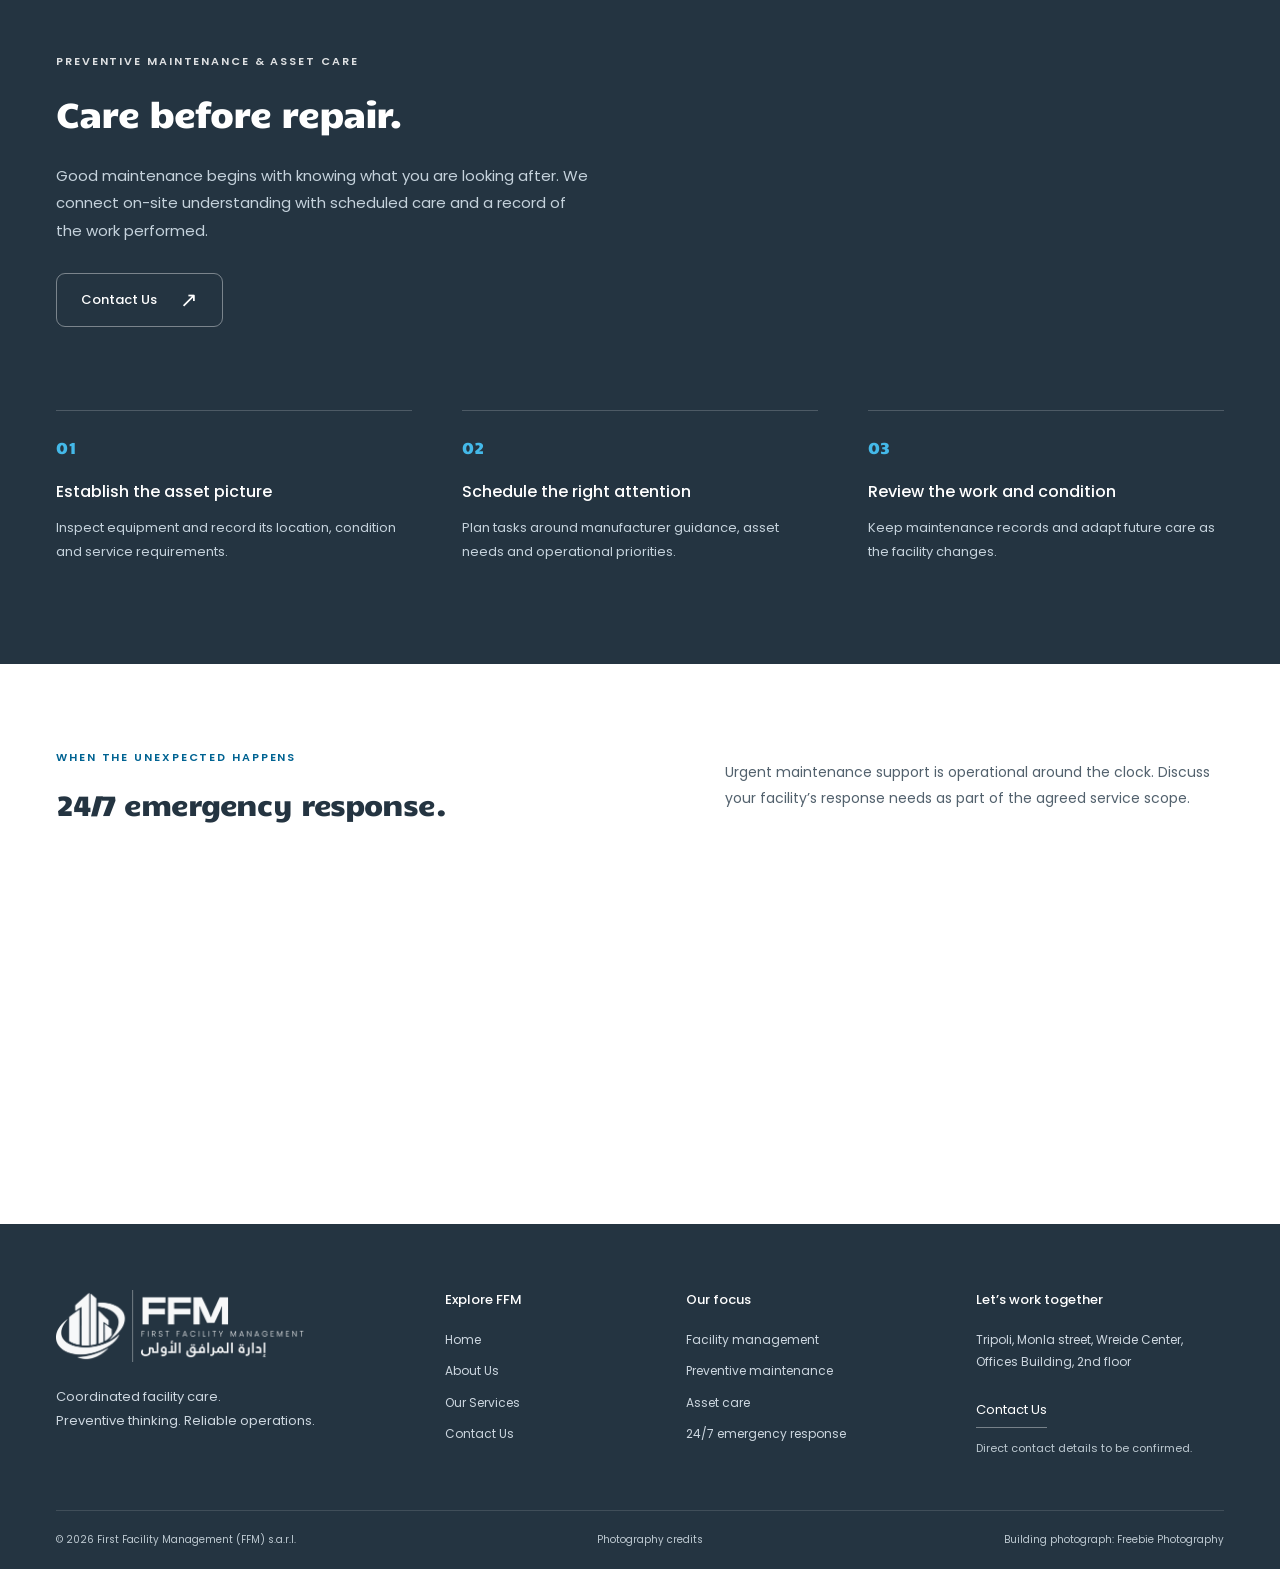
<file: en/services/index.html>
<!doctype html>
<html lang="en" dir="ltr">
<head><meta charset="UTF-8"><meta name="referrer" content="strict-origin-when-cross-origin"><meta http-equiv="Content-Security-Policy" content="default-src &#x27;none&#x27;; script-src &#x27;self&#x27; &#x27;sha256-ns6BhPZFG1GZysCRlnW9bJabF7ZvKKWCiHG8Az6AHwY=&#x27; &#x27;sha256-/x7W7R75k8Roq0WaVRQX9blP4OufE5xbAdzklGxsgpw=&#x27;; style-src &#x27;self&#x27;; img-src &#x27;self&#x27;; font-src &#x27;self&#x27;; connect-src &#x27;none&#x27;; base-uri &#x27;none&#x27;; object-src &#x27;none&#x27;; form-action &#x27;none&#x27;; upgrade-insecure-requests"><meta name="viewport" content="width=device-width,initial-scale=1"><title>Facility &amp; Building Maintenance Services Lebanon | FFM</title><meta name="description" content="Explore FFM’s 11 services in Lebanon: facility maintenance, cleaning, office supplies, property and rental management, pest control and more."><link rel="stylesheet" href="/site.e5dceda0c973.css"><link rel="canonical" href="https://www.ffm-lb.com/en/services/"><link rel="alternate" hreflang="en" href="https://www.ffm-lb.com/en/services/"><link rel="alternate" hreflang="ar" href="https://www.ffm-lb.com/ar/services/"><meta name="robots" content="index, follow, max-image-preview:large"><meta property="og:type" content="website"><meta property="og:title" content="Facility &amp; Building Maintenance Services Lebanon | FFM"><meta property="og:description" content="Explore FFM’s 11 services in Lebanon: facility maintenance, cleaning, office supplies, property and rental management, pest control and more."><meta property="og:url" content="https://www.ffm-lb.com/en/services/"><meta property="og:site_name" content="First Facility Management"><meta property="og:image" content="https://www.ffm-lb.com/assets/logo.a1af8da19d7b.png"><meta property="og:locale" content="en_LB"><link rel="icon" type="image/png" sizes="192x192" href="/assets/favicon.png"><script type="application/ld+json">{"@context":"https://schema.org","@graph":[{"@type":"Organization","@id":"https://www.ffm-lb.com/#organization","name":"First Facility Management","alternateName":["إدارة المرافق الأولى","FFM"],"url":"https://www.ffm-lb.com/","logo":{"@type":"ImageObject","url":"https://www.ffm-lb.com/assets/logo.a1af8da19d7b.png"},"address":{"@type":"PostalAddress","streetAddress":"Monla street, Wreide Center, Offices Building, 2nd floor","addressLocality":"Tripoli","addressCountry":"LB"},"areaServed":{"@type":"Country","name":"Lebanon"},"hasOfferCatalog":{"@type":"OfferCatalog","name":"Facility management services","itemListElement":[{"@type":"Offer","itemOffered":{"@type":"Service","name":"Cleaning & Housekeeping","provider":{"@id":"https://www.ffm-lb.com/#organization"},"areaServed":{"@type":"Country","name":"Lebanon"}}},{"@type":"Offer","itemOffered":{"@type":"Service","name":"HVAC & Air-Conditioning","provider":{"@id":"https://www.ffm-lb.com/#organization"},"areaServed":{"@type":"Country","name":"Lebanon"}}},{"@type":"Offer","itemOffered":{"@type":"Service","name":"Building Maintenance & Civil Repairs","provider":{"@id":"https://www.ffm-lb.com/#organization"},"areaServed":{"@type":"Country","name":"Lebanon"}}},{"@type":"Offer","itemOffered":{"@type":"Service","name":"Security Services","provider":{"@id":"https://www.ffm-lb.com/#organization"},"areaServed":{"@type":"Country","name":"Lebanon"}}},{"@type":"Offer","itemOffered":{"@type":"Service","name":"Landscaping","provider":{"@id":"https://www.ffm-lb.com/#organization"},"areaServed":{"@type":"Country","name":"Lebanon"}}},{"@type":"Offer","itemOffered":{"@type":"Service","name":"Electrical Systems","provider":{"@id":"https://www.ffm-lb.com/#organization"},"areaServed":{"@type":"Country","name":"Lebanon"}}},{"@type":"Offer","itemOffered":{"@type":"Service","name":"Plumbing","provider":{"@id":"https://www.ffm-lb.com/#organization"},"areaServed":{"@type":"Country","name":"Lebanon"}}},{"@type":"Offer","itemOffered":{"@type":"Service","name":"Fire, Safety & Waste Management","provider":{"@id":"https://www.ffm-lb.com/#organization"},"areaServed":{"@type":"Country","name":"Lebanon"}}},{"@type":"Offer","itemOffered":{"@type":"Service","name":"Office Supplies","provider":{"@id":"https://www.ffm-lb.com/#organization"},"areaServed":{"@type":"Country","name":"Lebanon"}}},{"@type":"Offer","itemOffered":{"@type":"Service","name":"Property Management","provider":{"@id":"https://www.ffm-lb.com/#organization"},"areaServed":{"@type":"Country","name":"Lebanon"}}},{"@type":"Offer","itemOffered":{"@type":"Service","name":"Pest Control","provider":{"@id":"https://www.ffm-lb.com/#organization"},"areaServed":{"@type":"Country","name":"Lebanon"}}}]}},{"@type":"WebSite","@id":"https://www.ffm-lb.com/#website","url":"https://www.ffm-lb.com/","name":"First Facility Management","alternateName":["FFM","إدارة المرافق الأولى"],"inLanguage":["en","ar"],"publisher":{"@id":"https://www.ffm-lb.com/#organization"}},{"@type":"WebPage","@id":"https://www.ffm-lb.com/en/services/#webpage","url":"https://www.ffm-lb.com/en/services/","name":"Facility & Building Maintenance Services Lebanon | FFM","inLanguage":"en","isPartOf":{"@id":"https://www.ffm-lb.com/#website"},"about":{"@id":"https://www.ffm-lb.com/#organization"}}]}</script><script>document.documentElement.classList.add('js');</script><link rel="preload" as="font" type="font/woff2" crossorigin href="/assets/Poppins-Regular.4e0089bafe3d.woff2"><link rel="preload" as="font" type="font/woff2" crossorigin href="/assets/Candal.c8b5ec3eb2c2.woff2"></head>
<body class="inner-page services-page"><a class="skip" href="#main">Skip to content</a><header class="header"><div class="wrap nav-wrap"><a class="brand" href="/" aria-label="First Facility Management home"><picture class="optimized-picture"><source type="image/webp" srcset="/assets/logo.d8a178bd3ba6.webp "><img src="/assets/logo.a1af8da19d7b.png" alt="FFM — First Facility Management" width="1067" height="308" decoding="async"></picture></a><button type="button" class="menu-toggle" hidden aria-label="Open navigation" data-close-label="Close navigation" aria-expanded="false" aria-controls="navigation"><span></span><span></span></button><nav id="navigation" aria-label="Main navigation"><a href="/">Home</a><a href="/en/about/">About Us</a><a href="/en/services/" class="active" aria-current="page">Our Services</a><a href="/en/contact/">Contact Us</a></nav><div class="language-selector" role="group" aria-label="Website language"><span lang="en" aria-current="true">English</span><span aria-hidden="true">/</span><a class="language-switch" href="/ar/services/" lang="ar" dir="rtl" aria-label="Switch to Arabic" data-language-switch>العربية</a></div></div></header><main id="main" tabindex="-1">
<section class="page-hero"><div class="wrap services-hero"><div><p class="eyebrow light">OUR SERVICES</p><h1>Every system.<br>Every space.<br><span>One coordinated approach.</span></h1><p>Eleven complementary services, with personalized solutions tailored to each client’s property, operations and priorities.</p><a class="button" href="#service-scope">Find your service <span aria-hidden="true">↓</span></a></div><div class="services-hero-photo"><picture class="optimized-picture"><source type="image/webp" srcset="/assets/engineering-320.1297b2019c33.webp 320w, /assets/engineering-480.bdcb1242e2f9.webp 480w, /assets/engineering-768.29a0bce24582.webp 768w, /assets/engineering-1024.d1fd0511be28.webp 1024w, /assets/engineering-1200.72f18988b709.webp 1200w" sizes="(max-width: 820px) calc(100vw - 40px), 45vw"><img class="" src="/assets/engineering-1200.14b299e734e0.jpg" alt="Interior of an electrical control room with organised technical panels" fetchpriority="high" srcset="/assets/engineering-320.42ca1ba10a99.jpg 320w, /assets/engineering-480.6cfc2424668b.jpg 480w, /assets/engineering-768.c23abacdcb1b.jpg 768w, /assets/engineering-1024.1d103ac8ee37.jpg 1024w, /assets/engineering-1200.14b299e734e0.jpg 1200w" sizes="(max-width: 820px) calc(100vw - 40px), 45vw" width="1200" height="673" decoding="async"></picture><div class="photo-caption"><span class="dot"></span> TECHNICAL CARE MEETS FACILITY CARE</div></div></div></section>
<section class="section wrap" id="service-scope"><div class="section-head"><div><p class="eyebrow">SERVICE SCOPE</p><h2>The support your<br>facility needs.</h2></div><p class="page-section-intro">Choose individual services or discuss a coordinated maintenance scope for your property anywhere in Lebanon.</p></div><nav class="service-index" aria-label="Jump to a service"><a href="#cleaning">01 Cleaning</a><a href="#hvac">02 HVAC</a><a href="#building">03 Building Maintenance</a><a href="#security">04 Security Services</a><a href="#landscaping">05 Landscaping</a><a href="#electrical">06 Electrical Systems</a><a href="#plumbing">07 Plumbing</a><a href="#fire-safety">08 Fire, Safety</a><a href="#office-supplies">Office Supplies</a><a href="#property-management">Property Management</a><a href="#pest-control">Pest Control</a></nav><div class="mobile-service-tools" hidden><label for="service-jump" class="visually-hidden">Choose a service</label><select id="service-jump"><option value="">Jump to a service</option><option value="cleaning">01 — Cleaning & Housekeeping</option><option value="hvac">02 — HVAC & Air-Conditioning</option><option value="building">03 — Building Maintenance & Civil Repairs</option><option value="security">04 — Security Services</option><option value="landscaping">05 — Landscaping</option><option value="electrical">06 — Electrical Systems</option><option value="plumbing">07 — Plumbing</option><option value="fire-safety">08 — Fire, Safety & Waste Management</option><option value="office-supplies">Office Supplies</option><option value="property-management">Property Management</option><option value="pest-control">Pest Control</option><option value="asset-care">Preventive maintenance</option></select><button id="expand-services" data-expand-label="Expand all" data-collapse-label="Collapse all" type="button" aria-pressed="false">Expand all</button></div><div class="scope-grid"><article class="scope-card" id="cleaning"><details class="service-detail" open><summary><h3 class="service-summary-heading"><span class="service-number">01</span><span>Cleaning & Housekeeping</span><span class="service-toggle" aria-hidden="true">+</span></h3></summary><div class="service-content"><div class="scope-image"><picture class="optimized-picture"><source type="image/webp" srcset="/assets/cleaning-320.d894e9c787f5.webp 320w, /assets/cleaning-480.80b367b38ef6.webp 480w, /assets/cleaning-768.b48d1a446776.webp 768w, /assets/cleaning-1024.71d59727ebca.webp 1024w, /assets/cleaning-1200.63b84744c6a3.webp 1200w" sizes="(max-width: 560px) calc(100vw - 40px), 45vw"><img class="" src="/assets/cleaning-1200.ecdb78c0be17.jpg" alt="Professional cleaner maintaining a large glass panel" loading="lazy" srcset="/assets/cleaning-320.da3543b43088.jpg 320w, /assets/cleaning-480.7d00aa5f8db1.jpg 480w, /assets/cleaning-768.738c123abf2f.jpg 768w, /assets/cleaning-1024.262540622049.jpg 1024w, /assets/cleaning-1200.ecdb78c0be17.jpg 1200w" sizes="(max-width: 560px) calc(100vw - 40px), 45vw" width="1200" height="800" decoding="async"></picture><span>01</span></div><div class="scope-body"><p class="scope-kicker">Clean spaces. A better everyday experience.</p><h3>Cleaning & Housekeeping</h3><p>Routine cleaning and housekeeping for shared spaces, offices and facility interiors, planned around occupancy and day-to-day use.</p><div class="scope-bottom"><span>Shared areas · Interior care</span><a href="/en/contact/#enquiry" aria-label="Enquire about Cleaning and Housekeeping">↗</a></div></div></div></details></article><article class="scope-card" id="hvac"><details class="service-detail" open><summary><h3 class="service-summary-heading"><span class="service-number">02</span><span>HVAC & Air-Conditioning</span><span class="service-toggle" aria-hidden="true">+</span></h3></summary><div class="service-content"><div class="scope-image"><picture class="optimized-picture"><source type="image/webp" srcset="/assets/air-conditioning-320.aa7e9ee6c4ce.webp 320w, /assets/air-conditioning-480.710fb5caea36.webp 480w, /assets/air-conditioning-768.0ae6ebf13a3f.webp 768w, /assets/air-conditioning-1024.a9e548632e6e.webp 1024w, /assets/air-conditioning-1200.48c2036973ff.webp 1200w" sizes="(max-width: 560px) calc(100vw - 40px), 45vw"><img class="" src="/assets/air-conditioning-1200.47bcc90467c9.jpg" alt="Technician carrying out maintenance on an indoor air-conditioning unit" loading="lazy" srcset="/assets/air-conditioning-320.4d9c9ac3cfbe.jpg 320w, /assets/air-conditioning-480.d5f87df45a29.jpg 480w, /assets/air-conditioning-768.fd3b22e1d642.jpg 768w, /assets/air-conditioning-1024.fd43c195da47.jpg 1024w, /assets/air-conditioning-1200.47bcc90467c9.jpg 1200w" sizes="(max-width: 560px) calc(100vw - 40px), 45vw" width="1200" height="2133" decoding="async"></picture><span>02</span></div><div class="scope-body"><p class="scope-kicker">Care for comfort and continuity.</p><h3>HVAC & Air-Conditioning</h3><p>Inspection, preventive servicing and repair of air-conditioning and HVAC equipment, with attention to operating condition and manufacturer requirements.</p><div class="scope-bottom"><span>Inspection · Servicing · Repair</span><a href="/en/contact/#enquiry" aria-label="Enquire about HVAC and Air-Conditioning">↗</a></div></div></div></details></article><article class="scope-card" id="building"><details class="service-detail" open><summary><h3 class="service-summary-heading"><span class="service-number">03</span><span>Building Maintenance & Civil Repairs</span><span class="service-toggle" aria-hidden="true">+</span></h3></summary><div class="service-content"><div class="scope-image"><picture class="optimized-picture"><source type="image/webp" srcset="/assets/hero-refined-320.895d58a90d6a.webp 320w, /assets/hero-refined-480.3e6c502767fe.webp 480w, /assets/hero-refined-768.c71761f587b6.webp 768w, /assets/hero-refined-1024.31683bf3a63f.webp 1024w, /assets/hero-refined-1280.b5557e314da3.webp 1280w, /assets/hero-refined-1600.cf78c7340567.webp 1600w" sizes="(max-width: 560px) calc(100vw - 40px), 45vw"><img class="" src="/assets/hero-refined-1280.0ad2bff39fe0.jpg" alt="Modern building facades illustrating maintained architectural fabric" loading="lazy" srcset="/assets/hero-refined-320.05b6b348ee04.jpg 320w, /assets/hero-refined-480.8e71728ffbce.jpg 480w, /assets/hero-refined-768.d801d96c682f.jpg 768w, /assets/hero-refined-1024.d77f7e0f2ba9.jpg 1024w, /assets/hero-refined-1280.0ad2bff39fe0.jpg 1280w, /assets/hero-refined-1600.4747133af8bf.jpg 1600w" sizes="(max-width: 560px) calc(100vw - 40px), 45vw" width="1600" height="2397" decoding="async"></picture><span>03</span></div><div class="scope-body"><p class="scope-kicker">Preserve the fabric of your property.</p><h3>Building Maintenance & Civil Repairs</h3><p>General building upkeep and civil repairs to address wear, deterioration and defects identified during facility inspections.</p><div class="scope-bottom"><span>Building upkeep · Civil repairs</span><a href="/en/contact/#enquiry" aria-label="Enquire about Building Maintenance and Civil Repairs">↗</a></div></div></div></details></article><article class="scope-card" id="security"><details class="service-detail" open><summary><h3 class="service-summary-heading"><span class="service-number">04</span><span>Security Services</span><span class="service-toggle" aria-hidden="true">+</span></h3></summary><div class="service-content"><div class="scope-image"><picture class="optimized-picture"><source type="image/webp" srcset="/assets/hero-320.d16e558fd3f0.webp 320w, /assets/hero-480.28dcd7a7323b.webp 480w, /assets/hero-768.f72bb21ad601.webp 768w, /assets/hero-1024.da11db266d3d.webp 1024w, /assets/hero-1280.78953545733a.webp 1280w, /assets/hero-1400.a364881d433c.webp 1400w" sizes="(max-width: 560px) calc(100vw - 40px), 45vw"><img class="" src="/assets/hero-1280.9db85b60af90.jpg" alt="Glass facade of a modern commercial facility" loading="lazy" srcset="/assets/hero-320.dbebef4b41f7.jpg 320w, /assets/hero-480.243cfd67dd57.jpg 480w, /assets/hero-768.cc690eb0faf4.jpg 768w, /assets/hero-1024.af439b29f439.jpg 1024w, /assets/hero-1280.9db85b60af90.jpg 1280w, /assets/hero-1400.b7934742e332.jpg 1400w" sizes="(max-width: 560px) calc(100vw - 40px), 45vw" width="1400" height="1120" decoding="async"></picture><span>04</span></div><div class="scope-body"><p class="scope-kicker">Coordinate protection around the site.</p><h3>Security Services</h3><p>Security arrangements tailored to facility access and operating needs, coordinated through appropriately licensed security providers.</p><div class="scope-bottom"><span>Site needs · Licensed coordination</span><a href="/en/contact/#enquiry" aria-label="Enquire about Security Services">↗</a></div></div></div></details></article><article class="scope-card" id="landscaping"><details class="service-detail" open><summary><h3 class="service-summary-heading"><span class="service-number">05</span><span>Landscaping</span><span class="service-toggle" aria-hidden="true">+</span></h3></summary><div class="service-content"><div class="scope-image"><picture class="optimized-picture"><source type="image/webp" srcset="/assets/landscaping-320.78012b72930d.webp 320w, /assets/landscaping-480.c8704637a2ca.webp 480w, /assets/landscaping-768.39534ae51662.webp 768w, /assets/landscaping-1024.895f0f1e152a.webp 1024w, /assets/landscaping-1200.2de68ff41e26.webp 1200w" sizes="(max-width: 560px) calc(100vw - 40px), 45vw"><img class="" src="/assets/landscaping-1200.d50df3d56ac0.jpg" alt="Gardener trimming foliage with professional shears" loading="lazy" srcset="/assets/landscaping-320.841632c516ad.jpg 320w, /assets/landscaping-480.dd8911e1f99d.jpg 480w, /assets/landscaping-768.fa244e0fdd59.jpg 768w, /assets/landscaping-1024.09f74d7d9d75.jpg 1024w, /assets/landscaping-1200.d50df3d56ac0.jpg 1200w" sizes="(max-width: 560px) calc(100vw - 40px), 45vw" width="1200" height="800" decoding="async"></picture><span>05</span></div><div class="scope-body"><p class="scope-kicker">Keep outdoor spaces well cared for.</p><h3>Landscaping</h3><p>Routine grounds and planted-area maintenance to support neat, usable outdoor environments throughout the facility.</p><div class="scope-bottom"><span>Grounds upkeep · Plant care</span><a href="/en/contact/#enquiry" aria-label="Enquire about Landscaping">↗</a></div></div></div></details></article><article class="scope-card" id="electrical"><details class="service-detail" open><summary><h3 class="service-summary-heading"><span class="service-number">06</span><span>Electrical Systems</span><span class="service-toggle" aria-hidden="true">+</span></h3></summary><div class="service-content"><div class="scope-image"><picture class="optimized-picture"><source type="image/webp" srcset="/assets/maintenance-320.a0eb09f54d27.webp 320w, /assets/maintenance-480.f221dd8cc8eb.webp 480w, /assets/maintenance-768.dca7283011c2.webp 768w, /assets/maintenance-1024.366c7747e2cc.webp 1024w, /assets/maintenance-1280.1eadb0fd3b7d.webp 1280w, /assets/maintenance-1400.0c2b16a405d0.webp 1400w" sizes="(max-width: 560px) calc(100vw - 40px), 45vw"><img class="" src="/assets/maintenance-1280.416281ff66ba.jpg" alt="Technician working on an electrical installation" loading="lazy" srcset="/assets/maintenance-320.c60001cce742.jpg 320w, /assets/maintenance-480.5b9a8c552169.jpg 480w, /assets/maintenance-768.5bd779df6633.jpg 768w, /assets/maintenance-1024.5b0967b7ca2e.jpg 1024w, /assets/maintenance-1280.416281ff66ba.jpg 1280w, /assets/maintenance-1400.28fe83175a13.jpg 1400w" sizes="(max-width: 560px) calc(100vw - 40px), 45vw" width="1400" height="1859" decoding="async"></picture><span>06</span></div><div class="scope-body"><p class="scope-kicker">Attention to essential infrastructure.</p><h3>Electrical Systems</h3><p>Inspection, servicing and repair of electrical installations and equipment, with work scoped to the facility’s systems and maintenance priorities.</p><div class="scope-bottom"><span>Inspection · Fault attention</span><a href="/en/contact/#enquiry" aria-label="Enquire about Electrical Systems">↗</a></div></div></div></details></article><article class="scope-card" id="plumbing"><details class="service-detail" open><summary><h3 class="service-summary-heading"><span class="service-number">07</span><span>Plumbing</span><span class="service-toggle" aria-hidden="true">+</span></h3></summary><div class="service-content"><div class="scope-image"><picture class="optimized-picture"><source type="image/webp" srcset="/assets/plumbing-320.f486c3c37f06.webp 320w, /assets/plumbing-480.dc2781484151.webp 480w, /assets/plumbing-768.d705c919c6ec.webp 768w, /assets/plumbing-1024.9c11be790ab0.webp 1024w, /assets/plumbing-1200.c00fc2363639.webp 1200w" sizes="(max-width: 560px) calc(100vw - 40px), 45vw"><img class="" src="/assets/plumbing-1200.4e986e7c7785.jpg" alt="Plumber using a wrench to repair an indoor pipe joint" loading="lazy" srcset="/assets/plumbing-320.e7c1acfcef46.jpg 320w, /assets/plumbing-480.514d083b0877.jpg 480w, /assets/plumbing-768.c2c26a02e1c3.jpg 768w, /assets/plumbing-1024.f22eb7dd89c7.jpg 1024w, /assets/plumbing-1200.4e986e7c7785.jpg 1200w" sizes="(max-width: 560px) calc(100vw - 40px), 45vw" width="1200" height="2133" decoding="async"></picture><span>07</span></div><div class="scope-body"><p class="scope-kicker">Look after the systems behind the scenes.</p><h3>Plumbing</h3><p>Maintenance and repair of water and drainage systems, addressing leaks, wear and everyday plumbing issues that affect facility use.</p><div class="scope-bottom"><span>Water systems · Drainage · Repairs</span><a href="/en/contact/#enquiry" aria-label="Enquire about Plumbing">↗</a></div></div></div></details></article><article class="scope-card" id="fire-safety"><details class="service-detail" open><summary><h3 class="service-summary-heading"><span class="service-number">08</span><span>Fire, Safety & Waste Management</span><span class="service-toggle" aria-hidden="true">+</span></h3></summary><div class="service-content"><div class="scope-image"><picture class="optimized-picture"><source type="image/webp" srcset="/assets/fire-safety-320.eb9aead22748.webp 320w, /assets/fire-safety-480.b2475718b08e.webp 480w, /assets/fire-safety-768.7509571afa8e.webp 768w, /assets/fire-safety-1024.fd024ce5b0d9.webp 1024w, /assets/fire-safety-1200.e0ccf9c06dfd.webp 1200w" sizes="(max-width: 560px) calc(100vw - 40px), 45vw"><img class="" src="/assets/fire-safety-1200.34089cdc1035.jpg" alt="Fire extinguisher positioned against an interior wall" loading="lazy" srcset="/assets/fire-safety-320.f90ea52a508f.jpg 320w, /assets/fire-safety-480.92d5c071b11b.jpg 480w, /assets/fire-safety-768.9aabef2b924f.jpg 768w, /assets/fire-safety-1024.2076987e2b42.jpg 1024w, /assets/fire-safety-1200.34089cdc1035.jpg 1200w" sizes="(max-width: 560px) calc(100vw - 40px), 45vw" width="1200" height="1800" decoding="async"></picture><span>08</span></div><div class="scope-body"><p class="scope-kicker">A considered approach to site essentials.</p><h3>Fire, Safety & Waste Management</h3><p>Coordinate fire and safety equipment maintenance with appropriate specialists, and non-hazardous waste collection through licensed providers.</p><div class="scope-bottom"><span>Safety equipment · Waste coordination</span><a href="/en/contact/#enquiry" aria-label="Enquire about Fire, Safety and Waste Management">↗</a></div></div></div></details></article><article class="scope-card" id="office-supplies"><details class="service-detail" open><summary><h3 class="service-summary-heading"><span class="service-number">09</span><span>Office Supplies</span><span class="service-toggle" aria-hidden="true">+</span></h3></summary><div class="service-content"><div class="scope-image"><picture class="optimized-picture"><source type="image/webp" srcset="/assets/facility-interior-320.ac79f0b0e7f1.webp 320w, /assets/facility-interior-480.3294c156efb5.webp 480w, /assets/facility-interior-768.961a5a3d7101.webp 768w, /assets/facility-interior-1024.d48cbb1ec0e1.webp 1024w, /assets/facility-interior-1200.58f2998d8ea2.webp 1200w" sizes="(max-width: 560px) calc(100vw - 40px), 45vw"><img src="/assets/facility-interior-1200.5fa6aaf25d3a.jpg" alt="Modern commercial workplace interior" loading="lazy" srcset="/assets/facility-interior-320.09348d4880e4.jpg 320w, /assets/facility-interior-480.4c7fa4b12460.jpg 480w, /assets/facility-interior-768.ec131c5940cb.jpg 768w, /assets/facility-interior-1024.3eb6000bd193.jpg 1024w, /assets/facility-interior-1200.5fa6aaf25d3a.jpg 1200w" sizes="(max-width: 560px) calc(100vw - 40px), 45vw" width="1200" height="1800" decoding="async"></picture><span>09</span></div><div class="scope-body"><p class="scope-kicker">Practical support for your workplace</p><h3>Office Supplies</h3><p>Supply and coordination of everyday office essentials, stationery and workplace consumables. We plan requirements, arrange replenishment and coordinate orders around each client’s operations and budget.</p><div class="scope-bottom"><span>Office essentials, coordinated around your needs.</span><a href="/en/contact/#enquiry" aria-label="Contact Us — Office Supplies">↗</a></div></div></div></details></article><article class="scope-card" id="property-management"><details class="service-detail" open><summary><h3 class="service-summary-heading"><span class="service-number">10</span><span>Property Management</span><span class="service-toggle" aria-hidden="true">+</span></h3></summary><div class="service-content"><div class="scope-image"><picture class="optimized-picture"><source type="image/webp" srcset="/assets/building-320.0d26341e17ce.webp 320w, /assets/building-480.abe2a2e474b5.webp 480w, /assets/building-768.56e2ff802821.webp 768w, /assets/building-1024.f640e60a94b4.webp 1024w, /assets/building-1280.59a8b0eadee7.webp 1280w" sizes="(max-width: 560px) calc(100vw - 40px), 45vw"><img src="/assets/building-1280.17d7b17b0138.jpg" alt="Exterior of a commercial office building" loading="lazy" srcset="/assets/building-320.90f149abacf3.jpg 320w, /assets/building-480.422a6cd68ea3.jpg 480w, /assets/building-768.0c35204c12c2.jpg 768w, /assets/building-1024.1535113ee144.jpg 1024w, /assets/building-1280.17d7b17b0138.jpg 1280w" sizes="(max-width: 560px) calc(100vw - 40px), 45vw" width="2555" height="3840" decoding="async"></picture><span>10</span></div><div class="scope-body"><p class="scope-kicker">Clear oversight. Coordinated administration.</p><h3>Property Management</h3><p>Property and rental management tailored to owners’ needs, including tenant communication, lease administration, rental-payment follow-up, occupancy coordination, property records and reporting, maintenance coordination, and related administrative and managerial tasks within the agreed scope.</p><div class="scope-bottom"><span>Rental, administrative and managerial support.</span><a href="/en/contact/#enquiry" aria-label="Contact Us — Property Management">↗</a></div></div></div></details></article><article class="scope-card" id="pest-control"><details class="service-detail" open><summary><h3 class="service-summary-heading"><span class="service-number">11</span><span>Pest Control</span><span class="service-toggle" aria-hidden="true">+</span></h3></summary><div class="service-content"><div class="scope-image"><picture class="optimized-picture"><source type="image/webp" srcset="/assets/pest-control-320.6a63670540b7.webp 320w, /assets/pest-control-480.fa3c50e23287.webp 480w, /assets/pest-control-768.4ce0f7089ad4.webp 768w, /assets/pest-control-1024.a0bc88ea1028.webp 1024w, /assets/pest-control-1200.87f3306092e8.webp 1200w" sizes="(max-width: 560px) calc(100vw - 40px), 45vw"><img src="/assets/pest-control-1200.eac940300cad.jpg" alt="Illustrative pest-control technician inspecting a monitoring station in a commercial corridor" loading="lazy" srcset="/assets/pest-control-320.717246704266.jpg 320w, /assets/pest-control-480.4f4263851780.jpg 480w, /assets/pest-control-768.ee82122e16b4.jpg 768w, /assets/pest-control-1024.75ae9902366c.jpg 1024w, /assets/pest-control-1200.eac940300cad.jpg 1200w" sizes="(max-width: 560px) calc(100vw - 40px), 45vw" width="1536" height="1024" decoding="async"></picture><span>11</span></div><div class="scope-body"><p class="scope-kicker">Prevention, monitoring and targeted action</p><h3>Pest Control</h3><p>Pest-control services for commercial and residential properties, starting with inspection and identification of pest activity and entry points. We coordinate monitoring, preventive measures and targeted treatment suited to the premises, followed by practical recommendations and follow-up to help reduce recurring problems.</p><div class="scope-bottom"><span>A considered plan for cleaner, better-protected premises.</span><a href="/en/contact/#enquiry" aria-label="Contact Us — Pest Control">↗</a></div></div></div></details></article></div><p class="scope-note">The scope of work is agreed following assessment. Specialist and regulated activities are coordinated with appropriately qualified or licensed providers where required.</p></section>
<section class="asset-section section" id="asset-care"><div class="wrap"><div class="asset-grid"><div><p class="eyebrow light">PREVENTIVE MAINTENANCE & ASSET CARE</p><h2>Care before repair.</h2><p>Good maintenance begins with knowing what you are looking after. We connect on-site understanding with scheduled care and a record of the work performed.</p><a class="button outline" href="/en/contact/#enquiry">Contact Us <span class="direction-arrow" aria-hidden="true">↗</span></a></div><div class="asset-photo"><picture class="optimized-picture"><source type="image/webp" srcset="/assets/engineer-320.b65c47cfaa03.webp 320w, /assets/engineer-480.bbe2914542c2.webp 480w, /assets/engineer-768.75ef3f455f41.webp 768w, /assets/engineer-1024.626283e843a2.webp 1024w, /assets/engineer-1280.90aed8216f4a.webp 1280w, /assets/engineer-1400.2f7419632fb6.webp 1400w" sizes="(max-width: 820px) calc(100vw - 40px), 45vw"><img class="" src="/assets/engineer-1280.7c663300f03f.jpg" alt="Engineer inspecting equipment inside an electrical control cabinet" loading="lazy" srcset="/assets/engineer-320.a307b17e3e91.jpg 320w, /assets/engineer-480.7a7ae912a706.jpg 480w, /assets/engineer-768.47e52485df2f.jpg 768w, /assets/engineer-1024.486de422e97f.jpg 1024w, /assets/engineer-1280.7c663300f03f.jpg 1280w, /assets/engineer-1400.49ee7551da5e.jpg 1400w" sizes="(max-width: 820px) calc(100vw - 40px), 45vw" width="1400" height="933" decoding="async"></picture></div></div><div class="asset-principles"><article><span>01</span><h3>Establish the asset picture</h3><p>Inspect equipment and record its location, condition and service requirements.</p></article><article><span>02</span><h3>Schedule the right attention</h3><p>Plan tasks around manufacturer guidance, asset needs and operational priorities.</p></article><article><span>03</span><h3>Review the work and condition</h3><p>Keep maintenance records and adapt future care as the facility changes.</p></article></div></div></section>
<section class="response-band wrap"><div><p class="eyebrow">WHEN THE UNEXPECTED HAPPENS</p><h2>24/7 emergency response.</h2></div><p>Urgent maintenance support is operational around the clock. Discuss your facility’s response needs as part of the agreed service scope.</p></section>
<section class="cta-section wrap"><div class="cta"><div><p class="eyebrow light">LET’S TALK ABOUT YOUR FACILITY</p><h2>Not sure where to start?</h2><p>An initial facility assessment helps identify the services and priorities that fit your property.</p></div><a class="button white" href="/en/contact/#enquiry">Contact Us <span class="direction-arrow" aria-hidden="true">↗</span></a></div></section>
</main><footer><div class="wrap"><div class="footer-grid"><div class="footer-brand"><a href="/" aria-label="First Facility Management home"><picture class="optimized-picture"><source type="image/webp" srcset="/assets/logo-white.f82beeea6bad.webp "><img src="/assets/logo-white.808cdcf06591.png" alt="FFM — First Facility Management" width="1012" height="293" decoding="async"></picture></a><p>Coordinated facility care.<br>Preventive thinking. Reliable operations.</p></div><div><h3>Explore FFM</h3><a href="/">Home</a><a href="/en/about/">About Us</a><a href="/en/services/">Our Services</a><a href="/en/contact/">Contact Us</a></div><div><h3>Our focus</h3><span>Facility management</span><span>Preventive maintenance</span><span>Asset care</span><span>24/7 emergency response</span></div><div><h3>Let’s work together</h3><span>Tripoli, Monla street, Wreide Center, Offices Building, 2nd floor</span><a class="footer-cta" href="/en/contact/#enquiry">Contact Us</a><p class="contact-note">Direct contact details to be confirmed.</p></div></div><div class="footer-bottom"><p>© 2026 First Facility Management (FFM) s.a.r.l.</p><a href="/assets/IMAGE-CREDITS.txt">Photography credits</a><a href="https://freebie.photography/office/slides/office_block.htm">Building photograph: Freebie Photography</a></div></div></footer>
<script src="/app.12c803af4e35.js" defer></script></body></html>
</file>
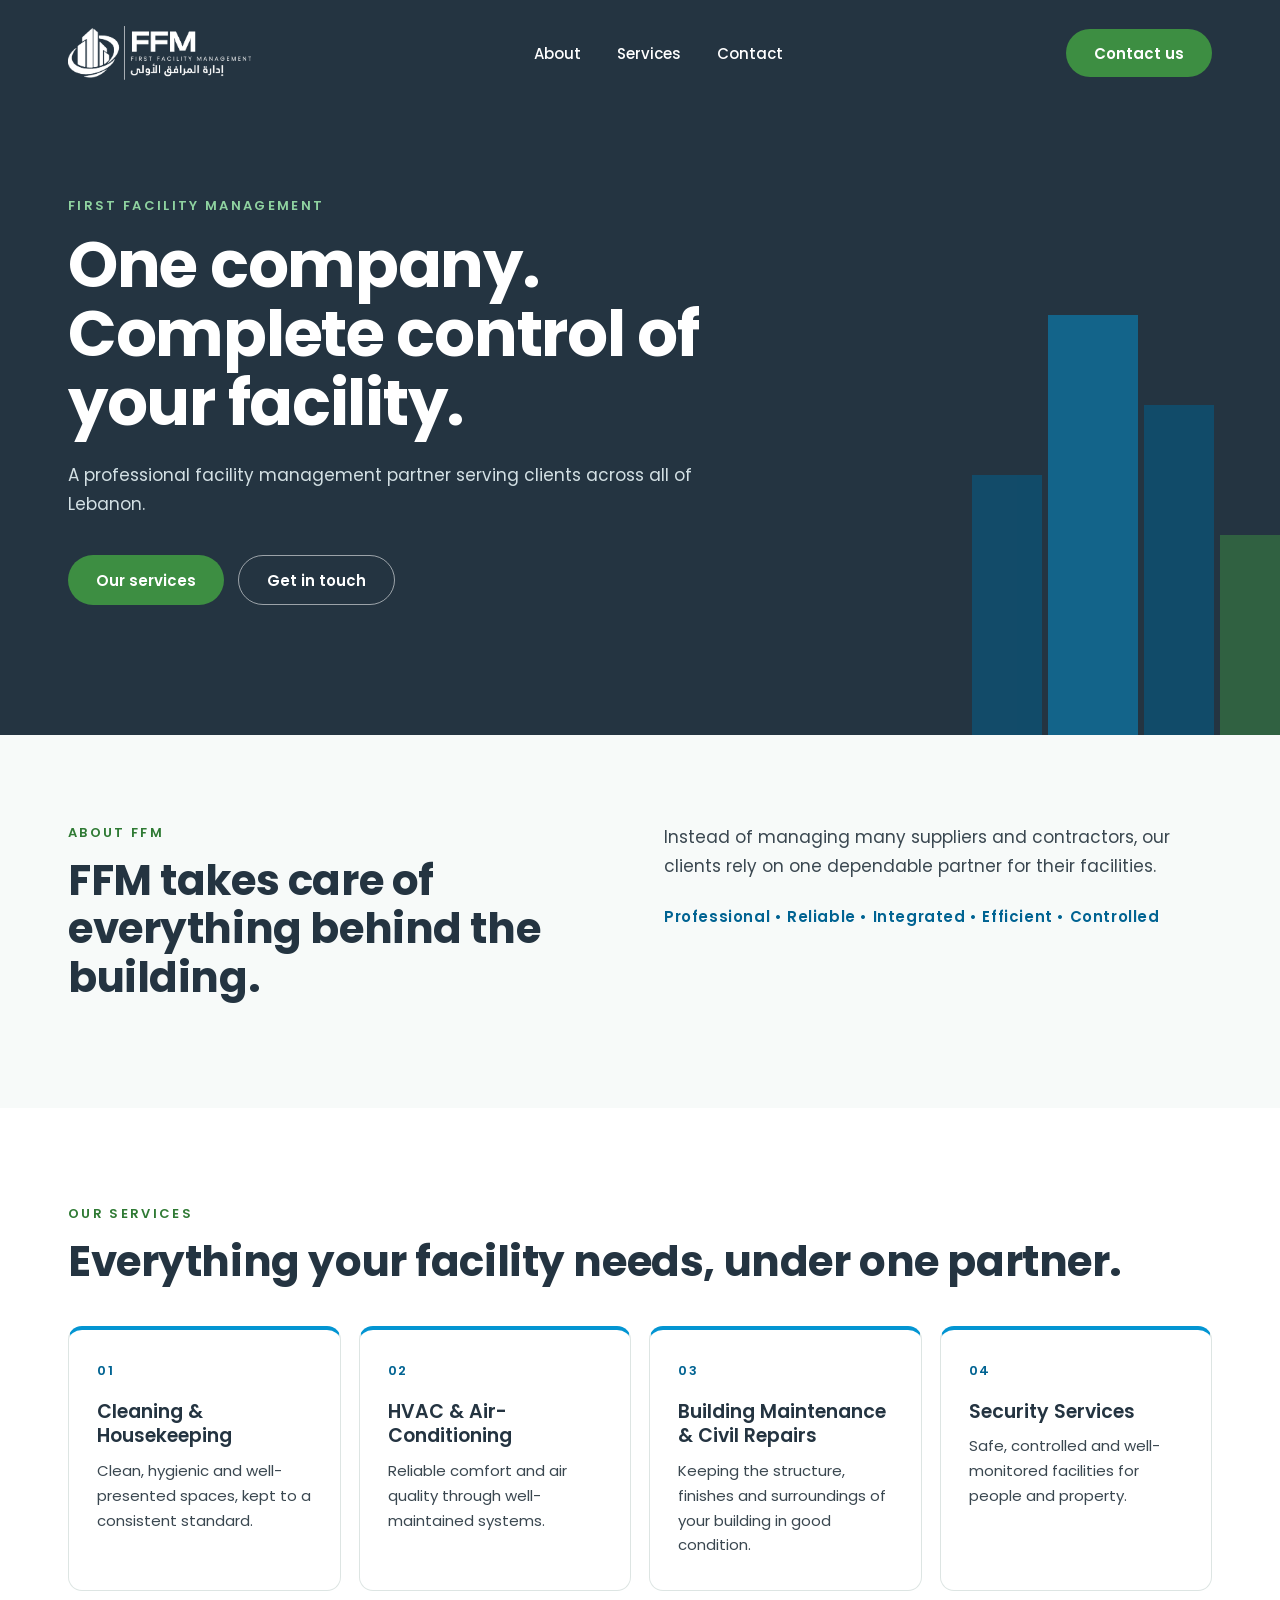
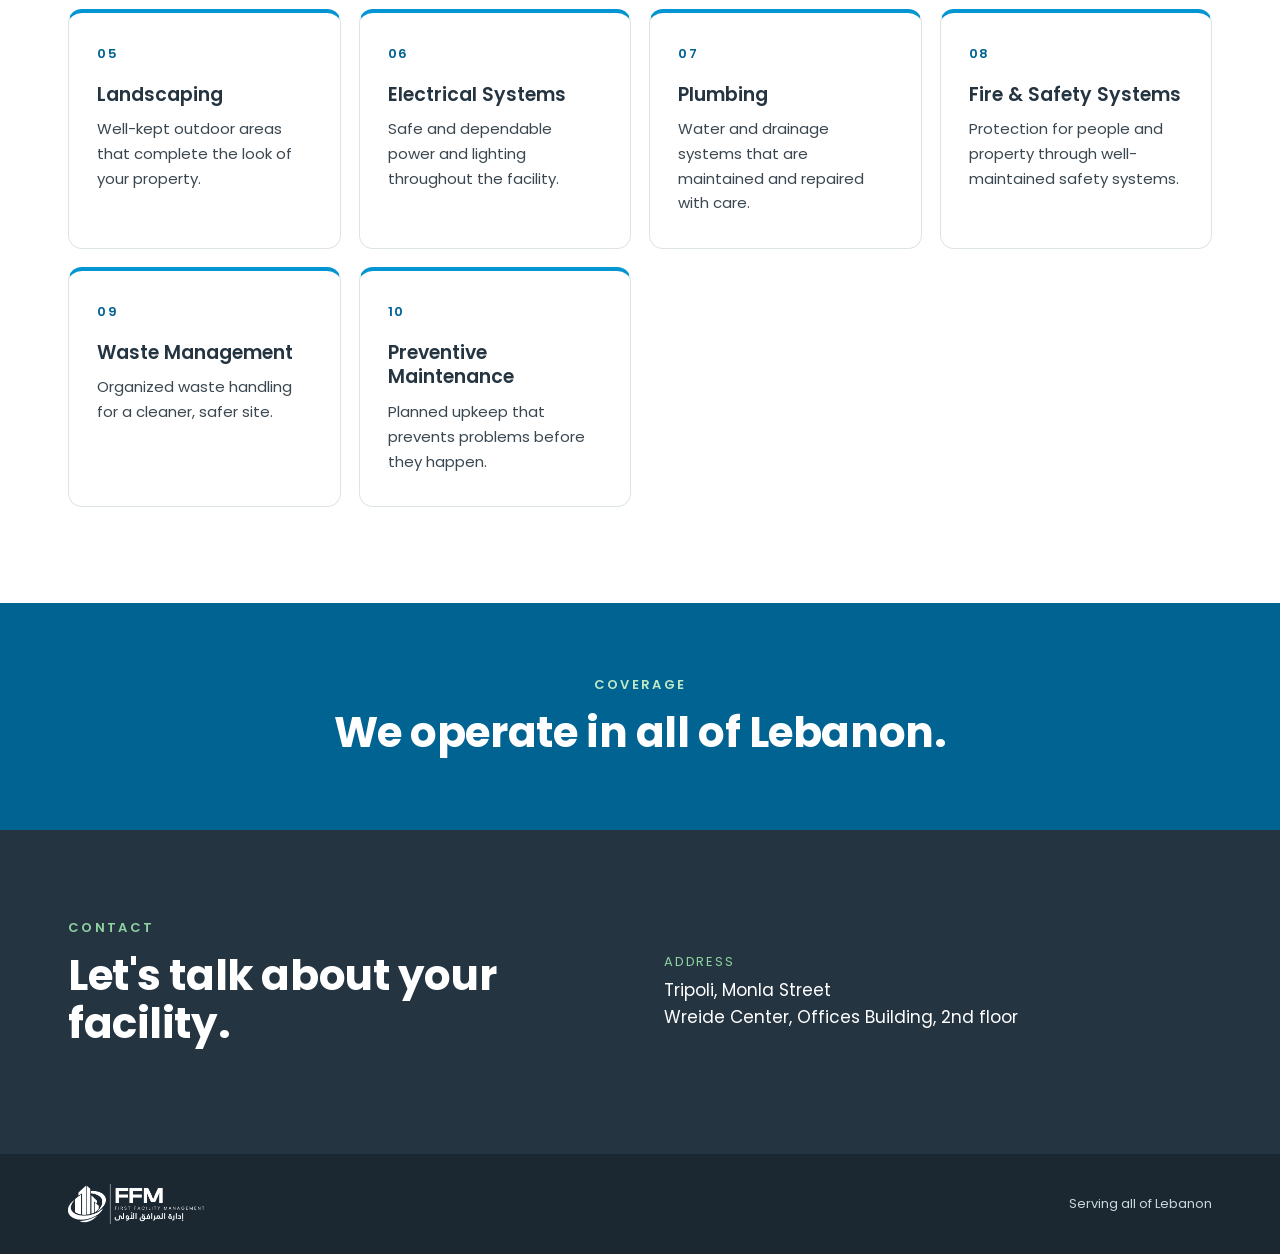
<file: index.html.html>
<!DOCTYPE html>
<html>
<head>
  <meta charset="utf-8">
  <title>FFM — First Facility Management</title>
  <style>
    * { margin: 0; padding: 0; box-sizing: border-box; }
    body { background: #faf9f5; display: flex; align-items: center; justify-content: center; min-height: 100vh; font-family: -apple-system, BlinkMacSystemFont, sans-serif; }
    #__bundler_loading { position: fixed; bottom: 20px; right: 20px; font: 13px/1.4 -apple-system, BlinkMacSystemFont, sans-serif; color: #666; background: #fff; padding: 8px 14px; border-radius: 8px; box-shadow: 0 1px 4px rgba(0,0,0,0.12); z-index: 10000; }
    #__bundler_thumbnail { position: fixed; inset: 0; width: 100%; height: 100%; display: flex; align-items: center; justify-content: center; background: #faf9f5; z-index: 9999; }
    #__bundler_thumbnail svg { width: 100%; height: 100%; object-fit: contain; }
    #__bundler_placeholder { color: #999; font-size: 14px; }
  </style>
  <noscript>
    <style>#__bundler_loading { display: none; }</style>
    <div style="position:fixed;bottom:12px;left:12px;font:13px/1.4 -apple-system,BlinkMacSystemFont,sans-serif;color:#999;background:rgba(255,255,255,0.9);padding:6px 12px;border-radius:6px;box-shadow:0 1px 4px rgba(0,0,0,0.08);z-index:10000;">
      This page requires JavaScript to display.
    </div>
  </noscript>
</head>
<body>
  <div id="__bundler_placeholder">Loading FFM — First Facility Management...</div>
  <div id="__bundler_loading">Unpacking...</div>

  <script>
    
document.addEventListener('DOMContentLoaded', async function() {
  const loading = document.getElementById('__bundler_loading');
  function setStatus(msg) { if (loading) loading.textContent = msg; }

  const FONT_MIME = /^(font[/]|application[/](x-)?font-|application[/]vnd\.ms-fontobject)/i;
  const MIME_TOKEN = /^[\w.+-]+[/][\w.+-]+$/;
  function toBase64(bytes) {
    let bin = '';
    for (let i = 0; i < bytes.length; i += 0x8000) {
      bin += String.fromCharCode.apply(null, bytes.subarray(i, i + 0x8000));
    }
    return btoa(bin);
  }

  // Error sink persists across replaceWith since it's on window, not the DOM.
  window.addEventListener('error', function(e) {
    // Failed resource loads (CSP-blocked links, scripts, images) fire plain
    // events at the element — warn only; real JS errors carry message/error.
    if (!e.message && !e.error && e.target && e.target !== window) {
      console.warn('[bundle] resource failed to load:',
        e.target.tagName, String(e.target.src || e.target.href || ''));
      return;
    }
    var p = document.body || document.documentElement;
    var d = document.getElementById('__bundler_err') || p.appendChild(document.createElement('div'));
    d.id = '__bundler_err';
    d.style.cssText = 'position:fixed;bottom:12px;left:12px;right:12px;font:12px/1.4 ui-monospace,monospace;background:#2a1215;color:#ff8a80;padding:10px 14px;border-radius:8px;border:1px solid #5c2b2e;z-index:99999;white-space:pre-wrap;max-height:40vh;overflow:auto';
    d.textContent = (d.textContent ? d.textContent + String.fromCharCode(10) : '') +
      '[bundle] ' + (e.message || e.type) +
      (e.filename ? ' (' + e.filename.slice(0, 60) + ':' + e.lineno + ')' : '');
  }, true);

  try {
    const manifestEl = document.querySelector('script[type="__bundler/manifest"]');
    const templateEl = document.querySelector('script[type="__bundler/template"]');
    if (!manifestEl || !templateEl) {
      setStatus('Error: missing bundle data');
      console.error('[bundler] Missing script tags — manifestEl:', !!manifestEl, 'templateEl:', !!templateEl);
      return;
    }

    const manifest = JSON.parse(manifestEl.textContent);
    let template = JSON.parse(templateEl.textContent);

    // Nested page bundles (iframe targets). Each ships ONCE, in the ROOT
    // document's manifest; frame srcs carry an about:blank#<uuid> marker
    // instead of a substitutable uuid. Every document mints the blobs for
    // its OWN frames — from local text at the root, or text obtained from
    // its DIRECT parent over the relay protocol below — so each frame
    // navigation stays same-origin with its initiator and a deduped page
    // loads at any depth on any host, including a file:// download's
    // opaque origins (where a blob minted by one document cannot be
    // navigated to by another).
    const pageOrderEl = document.querySelector('script[type="__bundler/page_order"]');
    const pageOrder = pageOrderEl ? JSON.parse(pageOrderEl.textContent) : [];
    const pageSet = new Set(pageOrder);
    const pageTexts = {};

    // ── Nested-page text protocol (parent-chain relay) ──
    // Page bundles ship once, in the ROOT document's manifest. Every
    // document mints the blobs for its OWN frames, obtaining page text
    // through a strict parent-chain relay: a document only ever SENDS to
    // its direct parent (which, for every document the publisher's own
    // runtime minted, is another publisher document) and only ACCEPTS
    // text from that direct parent; requests from below are honored only
    // for the document's own child frames, and the ROOT never sends
    // upward at all. That last rule is load-bearing: the artifact host's
    // frame-ancestors allows claude.ai (and friends) to frame an
    // artifact, so window.top can be a FOREIGN document — a top-addressed
    // protocol would hand page uuids to that ancestor and accept forged
    // "page text" from it, minting attacker HTML as an artifact-origin
    // blob document. The chain never touches the ancestor: requests stop
    // at the root, replies are origin-addressed per hop (never '*' when
    // an origin exists), and both directions are origin-gated (on https
    // a foreign sender's origin can never equal this document's; in
    // opaque contexts — file:// — everything serializes as 'null', where
    // an embedded EXTERNAL frame still fails the gate by carrying its
    // own real origin, and a sandboxed child of such a frame is excluded
    // by the own-child-frames check plus uuid unguessability). Shape is
    // deny-by-default: one request form, one reply form, no error
    // replies.
    // window.origin is the SERIALIZED SECURITY origin ('null' in opaque
    // contexts such as a sandboxed preview iframe) — location.origin is
    // computed from the URL and stays 'https://…' even when the document
    // is sandboxed, which would misgate every opaque chain.
    const OWN_TARGET = /^https?:[/][/]/.test(window.origin || '')
      ? window.origin
      : '*';
    function trustedOrigin(e) {
      if (e.origin === window.origin) return true; // https chains; opaque==opaque
      // file:// trees: Chrome serializes the file document's origin as
      // 'file://' while the blob: documents it mints serialize as 'null',
      // so the two legitimate shapes can never string-match — accept the
      // pair in both directions. https origins never serialize as either,
      // and sender identity (own child frame / direct parent) is checked
      // separately.
      return (
        (e.origin === 'null' &&
          (window.origin === 'file://' ||
            window.location.protocol === 'file:')) ||
        (/^file:/.test(e.origin) && window.origin === 'null')
      );
    }
    // Non-empty only in the root document (nested bundles ship an empty
    // island), so it doubles as the root marker: the root answers from
    // local text and treats a miss as authoritative — never relaying to
    // its (possibly foreign) parent.
    const isPageRoot = pageOrder.length > 0;
    const blobUrls = {};
    const resourceBlobs = {};
    const UUID_SHAPE = /^[0-9a-f]{8}-[0-9a-f]{4}-[0-9a-f]{4}-[0-9a-f]{4}-[0-9a-f]{12}$/;
    const pendingFrames = {}; // uuid -> [{el, frag}] awaiting text for own frames
    const pendingRelays = {}; // uuid -> [childWindow] awaiting text to pass down
    function mountPage(el, frag, text) {
      const pageBlob = new Blob([text], { type: 'text/html' });
      const u = URL.createObjectURL(pageBlob);
      resourceBlobs[u] = pageBlob;
      el.src = u + frag;
    }
    function deliverPage(uuid, text) {
      const frames = pendingFrames[uuid];
      delete pendingFrames[uuid];
      if (frames) for (const f of frames) mountPage(f.el, f.frag, text);
      const relays = pendingRelays[uuid];
      delete pendingRelays[uuid];
      if (relays) {
        for (const cw of relays) {
          try { cw.postMessage({ __bundler_page: uuid, __bundler_text: text }, OWN_TARGET); } catch (err) { /* gone */ }
        }
      }
    }
    function ownFrameWindows() {
      const out = [];
      for (const f of Array.from(document.querySelectorAll('iframe'))) {
        try { if (f.contentWindow) out.push(f.contentWindow); } catch (err) { /* detached */ }
      }
      return out;
    }
    window.addEventListener('message', function (e) {
      const d = e.data;
      if (!d || typeof d !== 'object' || !e.source) return;
      // Origin gate first; the structural checks below (own-child-frames
      // for requests, direct-parent + solicited-uuid for replies, the
      // root's never-relay rule) are what hold in fully opaque chains
      // where origin strings can't discriminate — a sandboxed root's
      // FOREIGN wrapper still fails all three even though both serialize
      // as real-vs-'null' rather than matching.
      if (!trustedOrigin(e)) return;
      if (typeof d.__bundler_need === 'string' && UUID_SHAPE.test(d.__bundler_need)) {
        // Requests are honored only for this document's own child frames.
        if (ownFrameWindows().indexOf(e.source) < 0) return;
        const uuid = d.__bundler_need;
        const text = pageTexts[uuid];
        if (typeof text === 'string') {
          try { e.source.postMessage({ __bundler_page: uuid, __bundler_text: text }, OWN_TARGET); } catch (err) { /* gone */ }
          return;
        }
        if (isPageRoot || window.parent === window) return; // authoritative miss
        const waiting = pendingRelays[uuid];
        if (waiting) {
          if (waiting.indexOf(e.source) < 0) waiting.push(e.source);
          return;
        }
        // Never-answered uuids would otherwise accumulate forever under a
        // request spray; past the cap (far above any real page count) new
        // relays are dropped rather than remembered.
        if (Object.keys(pendingRelays).length >= 128) return;
        pendingRelays[uuid] = [e.source];
        window.parent.postMessage({ __bundler_need: uuid }, OWN_TARGET);
      } else if (
        typeof d.__bundler_page === 'string' &&
        UUID_SHAPE.test(d.__bundler_page) &&
        typeof d.__bundler_text === 'string'
      ) {
        // The shape test is load-bearing beyond tidiness: the solicited
        // check below uses the in operator, which matches prototype keys
        // ('__proto__', 'constructor') — an unshaped key would reach
        // deliverPage and throw, painting the error banner.
        // Text is accepted only from the direct parent — the document
        // that minted this one.
        if (e.source !== window.parent || window.parent === window) return;
        if (!(d.__bundler_page in pendingFrames) && !(d.__bundler_page in pendingRelays)) return;
        deliverPage(d.__bundler_page, d.__bundler_text);
      }
    });

    const uuids = Object.keys(manifest);
    setStatus('Unpacking ' + uuids.length + ' assets...');

    await Promise.all(uuids.map(async (uuid) => {
      const entry = manifest[uuid];
      try {
        const binaryStr = atob(entry.data);
        const bytes = new Uint8Array(binaryStr.length);
        for (let i = 0; i < binaryStr.length; i++) bytes[i] = binaryStr.charCodeAt(i);

        let finalBytes = bytes;
        if (entry.compressed) {
          if (typeof DecompressionStream !== 'undefined') {
            const ds = new DecompressionStream('gzip');
            const writer = ds.writable.getWriter();
            const reader = ds.readable.getReader();
            writer.write(bytes);
            writer.close();
            const chunks = [];
            let totalLen = 0;
            while (true) {
              const { done, value } = await reader.read();
              if (done) break;
              chunks.push(value);
              totalLen += value.length;
            }
            finalBytes = new Uint8Array(totalLen);
            let offset = 0;
            for (const chunk of chunks) { finalBytes.set(chunk, offset); offset += chunk.length; }
          } else {
            console.warn('DecompressionStream not available, asset ' + uuid + ' may not render');
          }
        }

        if (pageSet.has(uuid)) {
          pageTexts[uuid] = new TextDecoder().decode(finalBytes);
          return;
        }
        if (FONT_MIME.test(entry.mime) && MIME_TOKEN.test(entry.mime)) {
          // Strict artifact hosts allow font-src data: but not blob:.
          blobUrls[uuid] = 'data:' + entry.mime + ';base64,' +
            (entry.compressed ? toBase64(finalBytes) : entry.data);
        } else {
          const blob = new Blob([finalBytes], { type: entry.mime });
          blobUrls[uuid] = URL.createObjectURL(blob);
          resourceBlobs[blobUrls[uuid]] = blob;
        }
      } catch (err) {
        console.error('Failed to decode asset ' + uuid + ':', err);
        const blob = new Blob([], { type: entry.mime });
        blobUrls[uuid] = URL.createObjectURL(blob);
        resourceBlobs[blobUrls[uuid]] = blob;
      }
    }));

    const extResEl = document.querySelector('script[type="__bundler/ext_resources"]');
    const extResources = extResEl ? JSON.parse(extResEl.textContent) : [];
    const resourceMap = {};
    for (const entry of extResources) {
      if (blobUrls[entry.uuid]) resourceMap[entry.id] = blobUrls[entry.uuid];
    }

    // Artifact-host CSP (connect-src 'self') refuses fetch() of blob: URLs —
    // consumers read these Blobs directly. Survives the swap like the error sink.
    window.__resourceBlobs = resourceBlobs;

    setStatus('Rendering...');
    // Page uuids have no blob here — they ride inside about:blank#<uuid>
    // frame markers the pass below resolves after the swap.
    for (const uuid of uuids) {
      if (pageSet.has(uuid)) continue;
      template = template.split(uuid).join(blobUrls[uuid]);
    }

    // Strip integrity + crossorigin — blob URLs from a file:// document inherit
    // a null origin, so crossorigin forces a CORS fetch that SRI then rejects.
    // The manifest bytes are ours; SRI protects against CDN compromise, not this.
    // appifacts: only on tags now pointing at OUR blob: URLs. A reference the
    // bundler left live-fetched (an absolute x-import, a runtime dependency it
    // could not embed, an authored external script) keeps the pin it was
    // written with: that fetch is exactly what SRI protects. (A crossorigin
    // on a parent whose child carries the blob — <video crossorigin><source>
    // — is left alone too; the attribute is then the author's to drop.)
    template = template.replace(/<[a-z][^>]*>/gi, (tag) => /\s(?:src|href|srcset|poster|data|xlink:href)="blob:/i.test(tag) ? tag.replace(/\s+integrity="[^"]*"/gi, '').replace(/\s+crossorigin="[^"]*"/gi, '') : tag);

    const resourceScript = '<script>window.__resources = ' +
      JSON.stringify(resourceMap).replace(/<\//g, '<\\/') +
      ';</' + 'script>';
    // Inject after <head> so the DOCTYPE stays first; prepending the script
    // would push the parser into quirks mode. DOMParser always emits a <head>
    // (synthesizing one if the source HTML omitted it) but may carry
    // attributes through, so match the full opening tag. slice() rather than
    // replace() keeps us clear of $-pattern substitution in resourceScript.
    const headOpen = template.match(/<head[^>]*>/i);
    if (headOpen) {
      const i = headOpen.index + headOpen[0].length;
      template = template.slice(0, i) + resourceScript + template.slice(i);
    }

    // Parse the template and swap the root element. Scripts inserted via
    // DOMParser/replaceWith are inert per spec — re-create each with
    // createElement so they execute, awaiting onload for src scripts to
    // preserve ordering (React before ReactDOM before Babel before text/babel).
    const doc = new DOMParser().parseFromString(template, 'text/html');
    document.documentElement.replaceWith(doc.documentElement);

    // Resolve page-frame markers: mint this document's own blob for each
    // framed page — from local text when this is the root, otherwise by
    // asking the direct parent over the relay protocol above. An
    // unanswered request leaves the frame on about:blank, the same
    // degraded state as a refused embed.
    {
      const MARKER = /^about:blank#([0-9a-f]{8}-[0-9a-f]{4}-[0-9a-f]{4}-[0-9a-f]{4}-[0-9a-f]{12})(#.*)?$/;
      const needed = [];
      for (const el of Array.from(document.querySelectorAll('iframe'))) {
        const m = MARKER.exec(el.getAttribute('src') || '');
        if (!m) continue;
        const text = pageTexts[m[1]];
        if (typeof text === 'string') {
          mountPage(el, m[2] || '', text);
        } else if (window.parent !== window && !isPageRoot) {
          const had = pendingFrames[m[1]];
          (pendingFrames[m[1]] = had || []).push({ el: el, frag: m[2] || '' });
          if (!had) needed.push(m[1]);
        }
      }
      for (const uuid of needed) {
        window.parent.postMessage({ __bundler_need: uuid }, OWN_TARGET);
      }
    }

    const dead = Array.from(document.scripts);
    for (const old of dead) {
      const s = document.createElement('script');
      for (const a of old.attributes) s.setAttribute(a.name, a.value);
      s.textContent = old.textContent;
      // text/babel scripts with a src: read and inline. transformScriptTags
      // does XHR against the src, but blob:null/ from a file:// origin is
      // silently dropped. Inlining makes it a plain inline babel script,
      // which transformScriptTags handles unconditionally.
      if ((s.type === 'text/babel' || s.type === 'text/jsx') && s.src) {
        const pre = resourceBlobs[s.src.split('#')[0]];
        s.textContent = pre ? await pre.text() : await (await fetch(s.src)).text();
        s.removeAttribute('src');
      }
      const p = s.src ? new Promise(function(r) { s.onload = s.onerror = r; }) : null;
      old.replaceWith(s);
      if (p) await p;
    }
    // Babel standalone auto-transforms type=text/babel on DOMContentLoaded,
    // which fired before we swapped the document. Trigger manually if present.
    if (window.Babel && typeof window.Babel.transformScriptTags === 'function') {
      window.Babel.transformScriptTags();
    }
  } catch (err) {
    setStatus('Error unpacking: ' + err.message);
    console.error('Bundle unpack error:', err);
  }
});

  </script>

  <script type="__bundler/manifest">
{"3e7249e6-e591-4054-8509-e19619f2f491":{"mime":"image/png","compressed":false,"data":"iVBORw0KGgoAAAANSUhEUgAACE4AAAJzCAYAAAAbEsQCAABW6UlEQVR4nO3d63KcOLcAUHrK7//KfX7k4wQT6OYiob2ltapS7sk4NgjdtZFe7/d7AgCAg97TNL1aXwQAAAAAAJTy0/[base64]/4eAAAAAAAA4FECJ4BaBEcAAAAAAAAA4TmqAyhNwAQAAAAAAACQhh0ngAzek4AMAAAAAAAAoAKBE0BJNYMbXhV/[base64]/i/nPchwKAAAAkIH5CwAAOEjgBMA1753PAACUo58FANfZuQwAAA76aX0BwGUmkdt7T38mIUxEAFCK9h3+Nfe5Sv9M4F81xjbK22fGk9Sk/H2m/AEA8P/sOAE5GfjG4VkAUJLJWwAiMd4BAABgCAInIB8TV/G8J88FACA6/TU4ZllWBPQBAAAwBIETkIvJ3tgEUAAAxGUBGI5RVp61N4Y0tuQueQgAAE4QOAE5WJDPx/MCAADgKgEs3GFOAgAAThI4AVDeezLJBQAAwDEWuSlJfgIAgAsETkB8Brw5eW4AAAAAAACQgMAJiMvxHPl5fgAAABxh/AgAANCQwAmIyYRJPzxLAAAA4AnmIAAA4CKBExCPQW5/PFMAAAC+MXYEAABoROAExGKSBAAAAMZlXoAr5BsAALjpp/[base64]/e0+CJgAAAID2zE+Mw7MGAIAHCJyAYwxSAQAAAAAAADokcAK+EzQBAAAARGO+on+eMQAAPETgBGx7r74CAAAAAAAA0CGBE/[base64]/WFwANWIQmm3nCa513Xxt/99S1AAAAAOWYrwIAgIYETjAag1AyeU+fgyNa5Ocjv3Mv0OPT9wIAAAAAAEATAicYiaAJsmmxo0QJZ6756i4aAi4AYBzafYBz5iB8AAAADhI4wSgyLj7DiL6V1azBJACjs3jDVdr9c5Q1gJy0dwAA0JjACUZg8ElW8u6/3quva8vACgsHAJCf9hzgGrtO5GHsDwAAAQicoHcGn2Ql717z3vm8ZPIQAAAAAACA/ydwgp5ZeAa2fKobBFUAAAC9sOtEPJ4JAAAE9V/rC4BKBE0AV7wn9QcAAAB1rIMmjD8BACAIO07QGwNOevGa5OeWttLeW0EAAEA2djgAAAA4wI4TAHCM3SgAAAC4y7gSAAACEjhBZu/VZwNP4Anv1Z/1/wMAAIjEOCWWeQcQzwUAAAJxVAeZGWgCEewFT9gOFwAAgC3msgAAIBg7TpCdgSYQlZ1wAACAKIxNAAAAPhA4QWYG/UAGe8d6AAAAPMmYJAbPAQAAAnJUB1kZZAIZLeuu1+RYDwAAAAAAgObsOEFGgiYYgXzev/eBzwAAAPTDeA8AAIISOEE2BphAr47sPqEOBAAAAAAAKMxRHWRhsRAYwae67jU50gMAALjnPRlXAAAA/MOOEwCQw3v690gPQWUAAMBZxhJtSHMAAAhM4AQZGFgC/LU80sObYgAAwBXGEgAAAAsCJ4hO0ATAv7Z2nwAAADjKGOJZ0hsAAIL7aX0BsMOAEuC7dV3pvGIAAAAAAICT7DhBRIImwOI3571XXwEAAD5Z72RHHdIYAAASEDgBAP0xAQoAABwhaB8AAGASOAEAPXvvfAYAAAAAAOB/[base64]/xhNn589I+R/AAAGJnACID4TE0TynkymAgAwtt7HaPr71/Scbr3neQAAcFQHQBLzJEXPEzHk4ggPAAAAAACgC3acAIhvvUBte0yiEdADAMBoeh+T6eOf03N69Z7XAQBgmiY7TgBksDdJ8WnyoudJG2J6TybUAAAYx2hjLv39MXnmAAAMQ+AEQJ++BVW8Vv8NJcx56TWZWAUAoG8jHKe47NPr2+/rOQ+sjXSvAAAMxlEdUJcjFchgK5/Ku9whaAIAAPphsXxMxnQAAAxF4ATU89r5DK19OvpjGTDxngRQcN179dlkKwAAAAAAEJKjOgDYI2CCu5ZHdwAAAPnYTe4zAeIAANAJgRNQzmuySEi/juRpE0bsWeYN9SMAAD1ZzgVAL4zbAAAYjqM64L71UQYGl/Ts04SgYz0AAAD6IzBkm3QBAICOCJyAe9aLxHtvmhhM04sjgRGvnT8wTepDAAD6Y7wzDuMZAADolKM64JpPkyJb/8/WnfBv2VAmxuVYIwAAyOU96b9P09806Hk86zkDADAkO04A0IrdKHgvvvY88QgAAAAAAARmxwk4xwIv1GE3inF5cw0AgB7YaRIAACAxO04AEI3JxvF45gAAEJ9+e/+75QlqBwBgWHacgO8MGuFZe2Wu58kp7DwBAEB83/qsdp0AAABIyo4T8Nk8IbKc+DAJAnXtlbHXZGG9d72/vQUAQJ9G6sOOdK8AAMBABE7AtvUC7d5noLxlwNLWpJwAiv6ZjAUAIJPR5gxGDHge4Z5HyLsAALDLUR3wm0EixPGtPG79/94nskbi6A4AAIhrtL66Y1gAAKBzAifgj9EG/NArk1l9ETwB/VA3c5R6/x5ljaOUNe4ara/ee/060rMEAIBNjuoAg0PozWv6fZyHMp5b7xOUAAAAAABAYwInGJ0FVejbMnhCec/rvfoKAACRjTL20D/vi+cJAMDQHNXBqEaZxAB+m8u+CaF8RtsKGAAAiGGU8aPxFgAAQ7PjBACjmRfgTQrlM8qEJQAAZKGPnp+xMQAATHacYCwGgsA0/a4Llp9N+OVg5wkAADJ4TcYYPfAMAQBgEHacYBQW2YBvXpOdKLIweQkAQCv6ov+SJnkZ/wIAwP8InCCaGgM2g0DgjHnST90Rm8lZAACiM6YAAABIwlEd9OrO5MR6Mc5EB4zFUR55OLYDAACoxRjwN+kBAEDX7DhBj64uor2n7UGggSEwTRboo1JHAwBAe3tzKhn1ch/fGOMCAMCCwAn449ugeJRBM/DZazK5BAAAHDfS+KGXe31N5oEAAGA4AifoxWu6vqBpMAycMR8P0cukYA96ersNAACyeu98Jh7jWQAAWBE4QW/ODMwttAFXvFafTTgBAAD8lnmcZK4IAAAGJHCCzLZ2mTi6naJBMFBS5knBnqjbAQCIaKTxQvY+efbrBwAALhI4QVbzpMN6QPuevk9IGAQDNdw5Mohy1PEAANCWPnlsxqwAALBB4AQZrXeY2Pt/a47mABiDuh4AgGgsVgMAAAT20/oCYMPWcRt3JxjuLqKZ4ADOWNYZFvHbOLIDEQAAwGyEsZsxEgAA7LDjBFF92lVimo4PZu0yQc/e0+88Lq/HZGKqHWUDAIBIRhob6IMDAACp2HGCyD5NKMy7Unw7mgN6tc7f3q6PzQ4U7SgbAADANyOM04yLAADgAztOkMXWAPb14f+NMOBlXHv52w4r8C+TgwAARKJ/CgAAEJDACbL4tvvEzMIxEJ2J0mdpFwAAoA398Jg8FwAA2OCoDnph0Ad/OZogPkd3AAAAxDDCmOy18xkAAPgfO07QgxEGuHCWcpHHazJx9QQ7TwAAEMVI/[base64]/28UfIWAAAUIXCCyOwyAXUoV/HNE1wCKOqTtgAAMJ7ex8XGOQAAcJLACSISMAH1KWM5vFafTX6VpRwAAMBz9L8BAICwBE4QjUE0PEd5y0nwRFnKAQAArenjU9JrMs4BAIDTBE7wlG8DNrtMQBvKXU4mVstSDgAAYBwj9P+NGQEA4CSBE9S0HIgasEF8I0we9eI9ObqjJOkIAEBro/RJjTvrGiUfAQBAcQInqGlvsLYeJBs0Q1tzGTTBksdr5zPXaIcAAIhA374+fX8AAGCTwAlamCcCHM8BcSiLOQl6KUebBAAAz2jR7x6prz/SvQIAQDECJ2jB4hTEpGzmI2CiLOkJAEBr+qR1vKb+x7uv1VcAAOAEgRM8rfdBKvRAOc3pNZkgu0vwEAAALYzYBx3xngEAgMAETvAUi1GQi/Ka03sSPAEAANnow3OXPAQAADcJnOAJFmAhJ2U3H1uzAgBATsvx1yj9+SfHnMa3AADARwInqMkuE5CfMgwAtKY/AoxglGCJPer660bPOwAAUITACe4wqIUxKOs5vSYTaAD0QXsGjGi0um+0+wUAAIIROMFV72l/UGunCeiPMp2XCcjz5HcAAOiH/j0AAPCVwAmuek3/DjwFTEDflO+8BE8AAAARGWfeY6wHAACFCJzgjuXgzEAXxqCs52VCDQCANf372PThAQAAHiJwghJMtMBYlPm8TLweJ58DACPQPySCmn3vnvv1yi8AABQkcII7HM0B41L28zK5dpx8DgBAa/rvAAAADxA4wVUWkwDBU3mZfAUAgDz036/pebwqTwAAQGE/rS+AlHoeeALnvSeTNhm9JvU58BztBDxDWQOyKjWunH9Oz2MddT0AAFRgxwmOeq++AgAAAFCfuZjjXquvAAAAhwic4AwDdWCP+iEnk4nfydsAALT2msbou5fse+vHAwAApwic4JP34g/AN+qKnEaYgAUAgB7ouyMPAABAJQIn2GMBFLhC3ZGTyTcAAKAXxqUAAMBpAicAKM0kVS7z8xI8sU+eBgAgit777fre+3p/9gAA0JTACdYczQGUoB7Jw+QbAADEZ4x1jHQCAAAuETgBQC0mrPIRRAEAADHpq4/N8wcAgMoETjCz0wRQg3olHxNyAABAS8aRAADA4wROME0GpEBd6hh6IMAQAIAoRgh2vtL31l8HAAAuEzjRryODRYtAwFPUNbmMMBELAACZ6bMDAAAUJHCiX98G0BYxgaepd/LwrAAAAGIQJAMAAA8QODEmC2JAK+qfPEzOAQBAbL332c+MH3sda/b+jAEAIAyBE+PpdSAJ5KEeis/kHAAAxGZcBQAAUJDAiXG8J4NqIA71UR6CKAAAIJ5R+ulHxo69ji9HecYAABCCwIkx9DqABHIT0BXfa/[base64]/[base64]/joAAMAXAicA6IXdJgAAAIhOIAsAAAQkcAKAnrwnARStmPwDAIC49NcBAAA+EDgBQI8ETwAAABCNABYAAAhK4AQAAAAAAAAAMCyBEwD0yq4Tz3pP3p4CAIDI9Nfbek3GqQAAEJbACQB6ZlLqOSNOwspfAABkM2K/[base64]/pz36isAABCMwIm63tP3AdFr+r1tvAEUwLPUu2VJTwAAgN+BKa+NvwMAAAIROFHHkYCJPQZQAGQ2Sjs2yn0CANA3/VoAAIBJ4ERpc8DE0UGnaHOAGOySwBnabQAA4BNjBgAASEbgRBnLozaW//2JARQAAAAAAAAANCZwoowzARPL7wcAAACAlsxTlSU9AQAgIYET5ZwJmrAlPEA86mYAAAAAAIABCZy47z2dD5oQeQ4AAABAFOaqypCOAACQlMCJe868nfxafQUAAAAA+mNHQwAASEbgxDVndpmYJsESAIxFuwcAAPnox9/z2vkMAAAkIHDiPBHjADAuE6AAAAAAANAZgRPH3AmWsMACAAAAQAbmsQAAgCEJnPhsDph4TeeP55j/HQAAAABkYT7rPGkGAADJ/bS+gODmgImr/xYAAAAAAAAACMyOEwAAAAAA13h5CgAAOiBw4jO7TQAAAAAwGnNbAADAUBzVse1qwMQ0GVgCAAAAwAjMAwIAQCfsOPEvQRMAwBbtPAAAI9H/[base64]/jt9+kBwAAdGakwIn34uvd3SYMjgDumeth9SkAAAAAAABN/bS+gIeVOJ7DIh/Afa/VZ+fDAgAAxLYcu402P/aexrtnAAAYykg7TgAQlwkoAACA+EY9dnHEewYAgKGMEjhR6k1mgySAekadgAMAAAAAAKChEQInbP8OkIsACgAAAAAAAB7Te+CEoAmAvARP5KX9BQAAAAAA0ug5cKL0oo0FPIDnqXtpTR4EAAAAAIDO9Ro4IWgCoB+O7gAAAAAAAKCaHgMnBE0A5PSt/hZAwdPkN1pw1A0AAAAAwMN6CZx4T3UmmS2YADzLgmEfemg/e7gHAAAAAADggB4CJ97T37eQLbgB5PVpR4n36vsAetVjHdfjPQEAAAAAHekhcGKeiHVEB0B+e3X5uk52bAcAANCaF3gAAAA6kT1w4r36WorFOIBnLY9c+nT80rreV1/HlH0CWb4CAOAI/UYAAIBOZA+cmKb8izMAo/sUJLH+f/OxTK/V35mwBHrRY9+2x3sCYGzaNgAAgM5kDpyoNUidF+UAiGEveGJNAAXQgx7rsR7vifzkS+AOdQgAAEBnflpfQFCfBsDrN50BqG9rl4k9AuC4QxtPBPIhPENZg2coa9AHZRkAgK5l2XHivfO5tCOLbQYJAG2cqf/V1QAAAAAAABwSOXBiuUC2fsu4dvAEADEJnojPbh8AAAAAAEAqkQMntha83pMFGYDRbbUFe23DaxJAAQAAAAAAwAeRAyeeZmENIJdlAMVeHf7t/8OSfAIAAAAAAAPKEDjxXn0FgLVPO04sP1sYZ4+8AQAAAAAAg8oQOPGa6gdNWCwByOs9na/Ht75fWzAuzx4AAAAAAAb20/[base64]/u739PwRHRZLAFia2yDtAwAAAAAAwKBa7jjxZNDEa/q7KJbtzVgA6ntP2ocrsqWZABkAAAAAAOAfLQMnWi22WDQBYE+2QAAAAAAAAABuahk4AQARCZ44LlMwYqZrBQAAAAAAHtQqcOLJRSkLJQCc5eiOY7Kkkb4AAAAAAACwq0XgRJZFFgB473wGAAAAAACgE70f1TG/YWqxC4Cr5jbErgUAAAAAAAAdejJwosW25xa7AChBAN6/sqTJa8pzrQAAAAAAQANPBU68pzbBCwImACilRQAgZegPAAAAAAAAu57eceJJFkkAqEEARY771w8AAAAAAAAOeTJwAgDgSYInAAAAAACAr54InMjwVioAnLXceUJbF4uACQAAAAAA4LDagRMWkgDo3Wht3Wj3CwAAAAAAdM5RHQBQhoCCGPZ2m/B8AAAAAACATb0GTtiiG4AWLM639an91zcAAAAAAAA21QicaH3eu4URAFp6T/[base64]/UVAAAAAADgshKBExYtAKA/[base64]/epeGS8cJy9uk4cAylKvAtDK3AYZ+3wmfYBh9bDjBABQRqSB0WsyqcoY5HOikBeBWiL1MQGAsWz1Q4x9PpM+begzQwBXAicUXgDoj/Yd+qRsA9Baxsl37SelyVNQXk/lqqd7iSZjP4QYni6XR/Pq09elfmIodpwAAKIxqIVylCcAOE/7SWnyFJTXU7nq6V4iseDLHVHL5dPXtf59yhVdOxM48Z4UCADokfYd+qJM/06DEdNjfc8jpsEVo+cbqCVrecp63dGNmK5P3POI6ZqZ50U0WfPkt+uOuvAdQdZn3qOjzyLKMxutXEVJdx7y0/oCAAD+Z7SON2N6asD1np4tUxHPjS25CN76Xs5aXu979fXsv2/NNqTtPZkmkfLeGU/XuS1dzQ9Z02h9v63uYS/dM6XpXrv81D30XL9/autrpa/FynsipE/Werlnrer6vTokQ/74do2j5fOzbV2L9riUJ9r1FmnyKc+2fEbL64pWrp4KUH36nlv2/1uPPZr22zMHTkQqmACQVZQJxNcUr+MNHBOlHpnVuJ6M9dOddJj/bYuJgWzp3LsWgSuR88Cn9Ih+7SXczQ+t6pYrorVtkEmGMl5ThqCSb4G1Ea7xqE/pnek+uEcfrczP6D2dSimVVvPPWQYkLL+utXw+Ua9xxD67slrZmaM6AABqeK2+AkT0XvyJrtQ1frrfGumgHYin9fm5tFej7stUn0IpNfP70brzyTI3cvnO0JZ9usYM1w/8UbOPdmXnwhGUXLRe/5zsdXOLa8yQLrU5crQwgRMAMC6dKYBr1hNUUerTWguREY9iAep6KrAhSv0JtbU+5uXuQs/y5xx5w18/IbZe6t5e7uObUe6Tfes88GQ/beT6PNI4WD3A0tYxO3N5lVduOhI44S0AAKCWkQdgQH4tj7Q48ne1f2dtrcehrX//iLKnedbr35qMf/r3Z007OKpmHj+ysHW3r3IkIMLY7hj13XNat28lefv/nuzptqxfW/TTRqVd+23kvBDVVoCsfHvTz4HvEaECAP2J0LbryMFfJcvD6G+F7PmWJut0O1pPtkjv9e87cq1H7v+bp+/1yu9yzvWzRkrTCH2nWq5OxpeoV7a+f6R8xXPm+c0z+StLm3K2j3PW8t/3XBeOopdneOU+IpXbK4zztvWSp785e58l+2lZ8l7peZVosjyHKEqlVdR0X+4wEfH67mg6F+SoDgAYT4TOf28dOohE+bpm63zR18bfb2lZr3773Ufv4ey9lr7nvZ9XeoLwyjWwTV3Tn6NBWMv64tsE1Zm69Mx1wBW1ziT/plQb982n67rzu472IzhOPQeccbTOONPvOttHG22HMO3abyM9+7XIeaHHoIlpOvci02wvHU6nz9GjOgAASvG2EpDN2UW/KK4s7Bz9N6XTo9ggt8I1wBlZ+zdXg7DOlJusdSncFaGNu2u0BbNe9fIMz74p35Pe7udJGdPuaN17t4+lj5bHk/k4Y5mhD63mpaZpsuMEAIymdaf3tfMZIINab3LWcKWOPfO2Uc96vz/O6zlPHJmQrxEoVfqYD+CPlrtOAM/QRv7Ve1o8veNP9N0WeZa2P4eeg1ub3Ne3wIleExsAAKC0p8ZP347LuDrBMf+80d84GvneGcvRNxhb/N4z3we0pd285uk6boQ6VV5k1kteOHIkWmmjjwUzeHrXiRHaD2JqUhd9CpxQGACgH607ugZdQC8+1WdP1XW1fo+6Gv7V89zItzJfu65R50AdTwY8Kcf39dzORNFjGvd4T0/IlG6trzXTbovUo51nOI7qAID+nTmzvgaT4wA5mSyDfT2Uj29vMT7BkR3wLGUqltZj9Yyu5uHe8/[base64]/X9D249elnmykdKav3eiQz5bKivcAJBQIA8msxoFpaDvwAejBqfWZ8CL9lDiaKuotGtnSEUegD5NfTM7y7+0lPafHNqO1qz3mh1a4qGdNqFDWfjeceX80A2aHZcQIAqME27kBvRh58qs8Z0ZEyn7VeiHrd6+OA9CfhvjuT6o7oKO/pRY6o9X1tn/Jo1vz7aVv+9XMe9blvyfK8z+7Y2mLXCUc3Mk2eexbagRsETgBAv3SSAMrJNEGg/od6tnabyPS2T/[base64]/lPimv1/5eTcpVWzV3nXjvfIbh2HECAPojaAKgniN1bJQ68T3dO8McaotSVo66EnhwdlGytijXATzrW327/P/qibqytX3RjZieI2/NfuX+suSRjM8u4zWz7TWZO1jKdp+OciloK3ACAMhLhwigjVYTckd+73v6HESRZTIRotL/AjKz28Tzai9w9NbnK30/PbTbIwdPbBk5L7SUtU75JmO+KHHNn4InXquvvct4n4InChE4AQDcMXfKdMKAEUSt684M6r8FUcBToubBWm8yZpx8A/pyNNjyiKh1OP25k9d6b3t7v7+1UfNC5mt/Wqm2KXKaR762nvQ2Z9LTvVT3s/pviQcAeT3djo8WbQw1lXo7gDq+PZ8IaX90a82l9fcvf0aEeyK20eYPjgZHbKXLe/H/Ipet6NcHXFOibK//vbrivm9txlWjtM/[base64]/6D/sUBdpwAgPyeHATpXAH8Fa1O3FrctQsFAFDiOC59gjJqpuMozyhaH7ymI8905F0nzuSF3tOCMXw7NvlMPn/vfCYvx2oXsAycUDAAgE90ugD+ylQnvqZ7QRTL7buNGykpQ34qWdZthQ+0dKU+O3LMB+e0SMeRn92nt2sztMlHn92oz/jMM/w0HsqQF67o9b4oY9R644zMZehsfZf5XotyVAcA5DQP/p/q1OhMQ13KWB7Zn9Wdozxs68hST3mhdH/qUx+tp3QD8rJ9exyljuvord0plT+z3n9J2fvwn/JC5vt6wmh1vfxwXs/lK/v117TVLkiv/5kDJ0aqPAGgB08PfrIPtAHu6LX+W9/XkXZFe0CPSvWrlA8gk291n/rsOZ+ehbbltzmtSqVJT+k7Wj769DZ1T/d69X7mf1d69zTi+BZ4d6cs9FSG4JT/vn8LABDQkztNlB5oAbTw+vLnqHX9m3XyaOu6r9T3We8flkq9pXvk+5UZIAPjvxjuLgB7jn+Nkha93eeVftO3NBjluI4n80Jv+S6TT2nvuTDiEUW3ZQ6c8FABGNGT7Z8ONjCSq+cHZ60rt677/eH/rb/v6PfCKN6rz1HLRtTrAhjdnfq5t3nyb/ejLfvMIllO8jUl3Snv8iJDyxw4AQAjeuqIjlq/x0AdyGiUuuu1+uztFUZQY7eJjOVjlHoO+C1jfTWyM3V1j8/27j0JKOjnXuUF+OvIiw9n/p6+fArq72VH1aIETgBALi13nLjzu5dvJ+uEAVF9mnDove7q/f6gprPlJ2p5i3pdQD3KfXzLZ/RpxzBY6jFwZmQRynmEa+Acu0QyTX9fjjwSPCGvTNP00/oCboq8/SUAlPbUThNX/t8nBldAb3och8z3s763vR2IekwDxvOpj/JEMIRyBMCSflfZtvns7x0pjTPcq7xQR+n76zmtelZq1z1y8FxPyL7jhIcNQEbfBnitAg1qtKuCJoBsjuw60fM4ZHlvn+rwntMAnqIc/fbe+QPQu6t1nYWvsnprc0beTS+rJ8pu6d8hL8Xg+BnukE8WsgdOAEBG3wYp67dMnpg0LjVwWl93zd8FwL4SxyOZbIV6Wpahb2X7SH+uNHUKMDJj5Bh6fA5Z70m/4F97u9G0+t2zrHlsZMrXuMzxHJA9cMKDBCCbowOKJwceNbbo00YDmWUYTO69mb3eFcMxS/Av+fv48WwmwwGedfSt4R5fVGjdPrf+/U8b7X7PiBzgevR7SxE0kcfdXSc8zzFkmO9q6mfKnxC9nzkFwNiy7DSxZFAF9GDvjOlp+j0GaTUe+XR9pX7+nf8PkR0pPyXzeLZ5l7lee6p+03cEGNu39sbRAvd8G9dkM0J+ONJX3Ss31sv4JGJ+53m155NS+2/KX4lmv34AxnGmzXoiYKLGYFOnC+jJkUj83scj6nVGs+wjlcr/Uc8c/lbH1arfWhwFApDFp/r321FsWfulT1931nS6I9M9f8rfme6jlnnu7TVtz8M9FfzrWcR0ddzheTIbfnyW/agOAOhVzcjPp3eZAMiil8W89X1kvhdoqfcJxCNvMtZwNDCl9/QH2DJq3RclGES/mVnrvPAt78/BE08Euq45pjcez4KzRu1vfNVD4IQKAYAMznZGMgVNAPTitfE56/mPyx0xrtb9ke8P7miRt6P2wY5MytdIL/ULwGdRdyvqRdR2uSY7NmyLnCZH+mmlfev7bY2Zae/Is4gSoEYcnv2GHgInZjqNANCGNhgYWcs6sNUg1+CaXtXM2xHPFm91jNyRn6WeATgnc71pToGZhd3znu6jrb9H+Y1HeYEb/pv6qdhUBgBEdfTYjW/nld69htJt5dk3ELXVQFZZ66+rb4o73oNR1cz3V+qRp8rh0X7i3brh6L/PWucCRNFLP65Ve9BL+nHMp+cdIS/U6qNdOd5xq8+o31ZOy13xIuR12lCGV3rZcUKhBiCqI1u9L7+3VtBEaxGuAeBpT4xTSk6kHfk+9TnZHd16uKW5LD51PcujfY5+/5k6padgrGj3Ee16gLKutgNR2rNvWrcPWdKptFHve0/kI0yu9tGOlqsz3xs1jZb0i67L8HzhET+tLwAAOna205kpaMJOE1DWkwtkJY00MfEpuG3v+T31TM/ubHTn90SWtRwRwxN5Z6+srvPu8vueyNfz73tNx+uT6cT3nbmOKPbSYX2NEeqd3ut2GN2RernG7pIt28X5/1FPrRd37siSF55s+/f6h0eUfL7RnsEnme+7ZLls0XZE0/NYpaS5TovWJjTTy44TABDNusPxrfMROWjizvmFvXYqobSsZSXrdV/16X5bDzKffDO99b3uGS0/cl7UvLu0frOw1cT8k+Up2puevb19CZ/Iw/nVeIbyRY4+Q08ip/f62lqWjxZ9JvVBXp4dRzw97qyhaBvSU+BE5MYVgLFsdTgyD2yW591pbwH2ta4ja02kLX9utAVOKOGJs32/bbV8divmJzz1tnE06jlG0rrvwjG91kkR8l/0tK2ZRtHv/WmZ0qN2X+U16Q/1zg4DLEUci55R9Lp7CpyYJgUdgPauNNSlt5GrsdPElWvM2tkCyui1b56hbit1jes2pddnyhiO5N/W5TtiGasxcZ5hMj7Ss4h0LfzhmfDJp/xRe9vwXvJm5hdPrmr17CLc+ydRri/ii0TLY9ZKid4/e9rTz/zp3YhrHPNETj2U+09H657SW+AEALQUIWiihjvXqNMM32UfoOxdf6v7avmGdKRn+ZquLU5++n5BFGTWutwe2YksUh0yWy4UXA14+FQfRa1LIj2LmosYre+z9e//JlNZvWrrXp7Yhac3y7SqtUi1/refnh35tKhvspTxp65zDkTYEiWgYK+uuTr2W//bI793JFGCuO5ex1b7EfnIaNr5VA9GV6z8vN7vd4+VXtYHe0WPzy+qu/nKs/rtSHr2lmY1dgGI7Oj9Zrmfb64+31L3Hy1oYqS2eDTf8oRnP5bMg6qMpDct9ZT/9u6lp3sEAI7R/udQ4zmN0ifs7X4oQ76ADb3uONHLIhwAfXqvvt5Vo5NbYhtC7TH0zyD7WdKblnrKfyO8RQ4AHKP9z6HGcxqlT9jb/VCGfAEbeg2cAIAnXdkGL2LQRO3zVgEAAAAAAML5aX0BlVioAeApV9qciEET888rcW3aYQAAAAAAII1ed5ywNTgAtb2ma4EGpQIT5uCEEj+vxLEcM0ETAAAAAABAKr0GTgDAU54OFFj/vhK/[base64]/SnmirRMwAQAAAAAAdGO0wIknznoHIK9PAQFHggXOBk2c/Tclf/9VgiYAAAAAAICu/DeNtQDynr4HTwisABjT1fbwvfp65Pds7Whxl/YLAAAAAADggtF2nJimv8ETe0YKJAHg2lEZyyCFM/9WGwMAAAAAABDMT+sLaORb8AQAY7jaFsy7F505bqN0u/P0DhPaTQAAAAAAoEv/Tbb2fu98BqBvdwMB5uCJUYImtJEAAAAAAECXRt1xYpq2d53wNi1A/0rV9d8CCda/p9RuR612mtBGAgAAAAAAXfqv9QU05sgOAGqbAx1K7Npg1wcAAAAAAIDCRg+cAGAspY6c+PQzXtPvoLy9zyV/Zy2CCwEAAAAAgO4JnPi7EOUtXoB+zcEMWXca0kYBAAAAAABU8jOVe/s2s9HvH6BnpXZ8mO21GSUDMiK0SxkDTAAAAAAAAE6z48S/IixWAVBG6cX/dRvxmv49muPKz4nW9giaAAAAAAAAhiFw4resW7gD8K8ngiaumv/te/XfW7/nadpBAAAAAABgKD+tLyAgwRMAuS2DEkrV58tghpJtRKSAiWnS/gEAAAAAAAOy48S2985nAOJaH5lROgjgypEc37xXX1sSNAEAAAAAAAzJjhOf2X0CIIfadXXNYz8iBE0AAAAAAAAMa95xQnDAvyxkAcS33AUiS70d7TrnNIx2XQAAAAAAAI9wVAcAWa2D/iz+3yOIEgAAAAAAGJLAie8swgHEstxlYuv/RfWeYrYpEa8JAAAAAADgMT+tLyCJ9xR7MQ5gFJnq4ugBCZnSEgAAAAAAoJpl4IQtzj+LGjzhuQHEMdfHEduLpejXBwC9+zSG004DAAAAPMyOE+dEDZ4AyGwvAGz591nq3vk6Iwe0ZUlLAOjRkT7CXr8IAAAAgEoETpwneALgnq1giDlIYl2/ZqpvIwdLzDKlJwD0JkNfAQAAAGBI/7W+gKRMeAFc95q2F/[base64]/eU6yjmM6Yd5pY/jcAENOndlpAPAAAAMBD9gInLLLc8158bTXJtdwBY/kHoLbMdU3WYIlZ5rQHgNEcDYzQvgMAAABUthc4kXnRKIrWR3fs/V4BFADbtH0AQAvGZwAAAACN2XHiOU8vyFkABFrI1n5kPpJjLVvaAwAAAAAAhPDz4f+9pj4WklprtfOEBTTgaZnqnZ7at0zpDgD89Z604wAAAAAhfAqcoKxlAEWECbL17+9pERF4Tuu67Kze6rps6Q8AIznyMkKEseFaxGsCAAAAqGrvqA7qmSehoi3evRZ/APa8Fl+j1xfv1edo9S4AY9EOjelIfylaPyV6Hw8AANgWaVwBkM63HSciLvD34L34GnFSynMHltb1VMR6a7asu3qvyyI/BwD+Ndfbd9omdX98d57vp3979tlHzWdRrwu4Rpkmoqj58up1KStEJD/[base64]/V7AABoT/8TgOEc3XGC52TokLxWXzNcM/BX9kX40eqc7M8LAAAAgFzMRwEwHIETcc0Lg/MOFJE7KstrG21BE7KIXIfsWdeDo8n4zACAOp7sF+iDAAAAAMM5c1SHyZM2ogdNrGXf+h9qaVEmspbHZcDE8r9Hku2ZAQAAAAAApGXHiRzWi4hZjPqWOLSUYZeaT96rryPK+uwAAO04AAAAQEpndpyYJpNArb2nfIuJWd94h8hei6/rz5mCJt6rz9nqtxqyPDsAAAAAAIBu2HEip60dKDIslq6vF7judeBzJMs6ah0wQdznBgAAAAAA0L2zO05Mk8WdSJZvaGd7Lq/JbhRw11bQQdRAhK2gCf5QBwJAfvo4AAAAAIldCZwgnvcUb5v7s9cigIKe1crbWz83Wjl6L75GqqOiiPa8AIBrtOkAAAAAiQmc6E+UxcmrE4d2oaAno+bldR0UoU6KaMS8AQBAPlHmGUYgnQEAABr5ufjvXpPBXHRZj/BYWl+7PEcmmcveFYIljhstbwAAkM+RYwHP9Gu/jQ9G7CPvpcm3dH5v/B1AD+b67cic0tF68Oj8lHoVALDjxADeU8yjPK5o+fa+zjNnjJBfeqpbnjRC3gAAILej/fsj33d0vLD+vvfqaw+27u/sv5smLzMB/TpTvx2pU8/WtepWABjcncAJiz+5zEEHPSx0vjb+kE/mPPjJCPmx12dX0wj5AgCA/M729T99/5Vxw3r3zJ760XfuxRgMGMHVNmirflVvAgCn3d1xwqJ1Hutgidfi73sgmIIIest3y3qjh6CrFpZ1bW/5AwCAvlzt65ceI/S428RSifsytgB6cbfOr9UGAQAD+in0c2wTmM86IrfHRb3l/ciflNBbGdkz1wfLXWo4r8e35AAA4AjBAf+6O++y/vc9zuMA41GPAQBhlAqcsKiW1yjPbt0JH+W+I8swMNq7xl4nqJYBVcrIdZ/Sr9e8AwAAfFZ6nGVcAbDtbl1r7gYABlUqcAKyOXP2nY7yWI487x7zxHvnM9fs1TE95h0AAACACOx4BABc5qgOlpbPcMQO4rdgCoue/fAc/1Bvl/cpb8l3AAAAAL+V3o3HfBcAcEnJHSd0SvqyDqJYbuE/ktfOZ55xt17xzP5SP9clrwEAQHleYADon3UFACCE0kd16OT0aW8Lf5MX5ygf18z5bNTgnSvks+fIjwBAaRaK4a/eyoJ5AYD49MUAYFClAycYx6fOo87lvnUQAMfJU9/JV8+SJwGAT+70zYypaKHkor4AgfLUCQD7ln0nO9gCAJf8V+Fn6liM4b3zZ5pMkBwxejkZ/f6vWO/88l59VuYAAGLR5yWLu2OJ0nm9x7KzHL/dvT9jP6BHV+vG1+prq+sAADpQa8cJC+fjcpzCcaXTKHKZkx/u29qtJPIz7508DQBAL5Zjjda7TqyvpRfrhb2zafPa+QzQk6t141abcacNAgAGVfOoDsETYxNA8bxIad3bJFcE6tO25jZNvgYAtugn0IMri/rf8v2Vn6U8/bZMC2kD8MeRgDLrEwDAKTUDJ2CaBFCMyvO+xmAuHpO3AMARW/0EfTsymvu9RxabvvWPr/6sHvvd6/HE0d09jEeAkSzruk/149H6sPTPAwA6VztwQlQns3U+0CGF34FF6sp4ep+8BQDq0scjk3WQw/y5lNH70+sAiL0d7fYCJOyAB4yg9DzM3s9TnwIAm57YccJkEVvuvrkCWWy9WbT1PcSiDgIAYCQ1gob1qf/1LZ0/pZn0BChDfQoAbHrqqA7BE8BI1kfUqP/yMHgGAAAAAAAYzFOBE9MkeIJzHO1BRut8q87Lw9nBAABARMYoAAAAD3gycGIe6FlI5Iq9fGPygNKOTkqpy/pS4xxnAACAu4xRqElgDgAA/M+TgRMzwROU9CkvGfhxxbKOctRG39QRAPAcCzMA96zHqXDEt/ZXfiIbfUoAoJqnj+pYfrYQSW060pyxrJPmOko91Sf1AgA8T/sL4zI2L0MacsXRfCMwhyzkUQCgmhY7Thgw86SthW/5j28BEQIm+jUHxagHAKCOq/0obTPEte4/Xynn+uB/qSd5ypVjk5VVMlCPsvbUXK48BNC5lkd12HWCVvbynY5Pv9Q1TJOgCQCopURfa737FxBHqfmb9c8YqaxLP572Xn298m9n8hoR6G/yyVNrTepHgM61CJyYJsETxHQmL+oUtafu4Ih1WVV2AaCcWv2xre3CBT9CGzXHXd+OBshe7muPWR2twJYa+c5iM0/Zqvdr9zenjd8JR2mLATrTKnBimgRPkNu3PKuzdM+606mO4ArlEACOO7pA+WS/bNkntHMUPOvpsr61UJa5vLdOP/ZlTq/lPOrd43PuXgOUNOerVusF8jV39R4MCjCMloET0/S3sRA8QW+O5udPnalv3xPJlW3KjqSReoErMpQZgNE80aar/++JFjSx9Xs9Y6in9Yst63Kesby3HL/aqeeYO8dXTFP79GwdNLH+nZ8CnuQ/jlgGTMxatUWR+5t30yPiPfVqLx95BgBJtA6cWBI8wYh6DR7IeM3kZxACMLat/oe24b7Wi6lLFmGgnkjlfJrylfUIaTdNv+vJbGnIvq3nGiHPfQp4kv844qljOc7Q36QE+Qggqf9aX8CCxgSAqyJNHgEQx3vSNpy1tZNYpDT0TKE85eqeaGnnefZn3RZ7vvQoUr6OdC3kJR8BJBQpcEJEPABnvKbtLR0BYM0i0nER3/xb095DORHL+DTFva61LNdJfpFfFoh4TeQSMQ9FvCYAoLJIgRMzO08A8E3kSSMA4vK25jlR02gdCBP1OiE6Zece6Qd/rcuD8sFRkfNK5GsjB3kIIJnWgROfziEWPAHAFjtMAMSVYWJofR43v71XX6MTeA/9ilwPRb62WYZrzKZ1mrb+/WdomzkiQ57OcI3EJg8BJNI6cOJbJ1onG4Bp+vdIDgBiylJXO7pj3/oc9eiy5DmIJks5z3KdUUm/slq2ORmeZYZrBACAXa0DJ77x9hDA2OaAiRpvB1s0A0A7kJvnB9coO/dIP56WKc9lulbaypZXsl0vscg/AElED5xwbAfAuGoeyeFcdADYlq1dzHa90FrGMhPlmrMGXme8ZqAPe/VPtnrJy52UkC3fAwwpeuDEks4JwBhqHsuxNdn5Wv1/AMai7v9LWgBALBnb5ozXTB3ruR15AwAI7af1BZwwR3bqYAH0Z67fl19L22o/1r9HkB4AlDe3r7XGct4ChPaUc8jHPCtPq5nntEOUeD7qRIDBZQqcWB7boQED6E+N45k+tRfLQbXBL8DYtAV1rHd1qj2hDXxWo+xt7d6mrB/3qe0pmX7auZxKl6Gtt/+VV7Jb52G7inKH/AMwuEyBE0uCJwByqz1pd7SNWE8gmlAEGNfobUDJ8dVWOr42PhvTQU57i697u7n1UNZr15Gfvq+H9KO9p9vm0ftVbKtZl+7lcUFoXKUdBhjQf60v4IRPZ9IDwDT9aSuODGjWR4JsvZkAwHhMit2ztXD67fuBZ5Sq374tvh79N6O6khbSb0wly6y2md6czdPyNXeUzj/GnACBZQqc2Buc6/gA5PCa6tTb7+l4wMR8Hcuv688AjGvU9qDE5N3VtCvVNzABCftqBk088W9nrcp5hPSDK+60zRDR1X6jnSK4qvSLVvIiQHCZAic+0dgAxCTADYASXlO9ALwli+8A22xXfc/d9MsceMJ5LZ9VyUVCeY6l0kdmnGFeiqu8dAUwmF4CJ6ZJwwUQWcnI7OXnM4NlQRxABCaQz/u085y6PYYSz8BzhLhKLRqMWs6lHy2U2G1CniOSKP1N47mxqRcBOtdT4MQ0abgAIqi5kPWazgdMzP8OIAL10XlH6nzp2o60B87IVmfcXSDLdr/0oWS+k4eJYJ0P5UsAoIreAiemSccJoKU5sKGUOztMTNPfAA5vBADRvFdf2Xe0f28cAPAvC//xXH0mzkUnI31dIlGPUoI8BNCxn9YXUImzNwGeVWM7z7uLisu2wKAGiOa1+koZguXOk14AzypxhALskU/ojR1UAIDH9LjjxJLOEEBdNY7kuLKzxJpzWYEMLFjXod5/Tum09uyAbzK1neo0eiEvc1etnUkBAIrqPXBimuos6gGMavmGdI26tcQA2NvGQAbLXXXUWQAAAJ/d3VHUuAsA+GiEwImZ4AmA65aBErXq05IDWHU+kI0AirJMqALcp08Nz9MPgX13X5TRrgEAH/20voCHeQsZ4JwMQRJLBsFABp/qwPn/qc8AAMZj7hI+M04CAKoZaceJmaM7AL6reRSHoAmA7+xAAUBr2iEAWtMWAQCPGTFwYmaBDeC315Q3uCzjNQNjOjvxZ6IQAAAYlfkeAOAxIwdOTFPeBUKAUpb1YO3FuRo/Xz0OZHK1HhQ8AQD5aL8BAAASGT1wYmbRDRjRa/W5Vl1Ya7t5dTcwEkd3EJE8CQBlaVsBAKCRn9YXEMhTb1wDtPRksIH6FOAvdSIAnyzbiUgBwu8p1vUAz9OPpSXtEADwGDtOAIzhySMtar8V7XgOIIvSdaG6D2AMJdsPbUdbFpx5WsQ8F/GaAADgHwIn/vWaLMoBfXiyPntPz2wjr24GMim5o5n6jxpK5E2LIXDMp7Ky9f8iHdEU5Tpa0P6yVLMsjFzO6N/dulT5AAAeIXBi37wNmEEykEmtYIm9QeqTE7qvB38XAIygVH9B+wzf7ZW3b+Vn2d9uWdaU8+siBcEQV8nxbsmfUzrv1i4Lylq/PFsAoDqBE/teq88CKIColsEStQaSy7emn9pdYuv3q4uBTErVk+q+PkSd7C0ZPBH1HiGis+UlQvnaK+dHrk2beF+EPMC/5aBE+1fj2Za4ppLlbb6e2i95jFxHjMBuaQBAVQInztH5BqKrWU+1GlyW3Ooe4El2ymFptLGEvA+fXW0jthZtj/yukq4sVGauA6MEmGVOwx4tAwHuPptafcZoAR017lG5GI+6FACoRuDEeXafAFp7rf48ocXix/reLEACI1L3kc08mS3wEeqq9fb2md9vp5lrpFlfMr0Bf/T31LwedQelyEMAQHE/rS8gqXkiUAcNeMqTE6KRFju2gicARqPuo5bS23Cvf3Z0Ne9//vl3//2V68uQ9vRlmee+5dloxwe0cibN9v4d7b1XX48+yyef49bOGOtytPyeFtc266Fss69G/pKH+tZLmw9AIgInzpkb67nB3hpkAJTSYnAQITBs674NlgB40ih9++W4pvbbpZGcPeagpejXx3VPP9un+vi9/I4n9XY/I4v8LNfXtnWtra+/9e8nP3moL+u1l9bzlQAMwFEd53xatHOEB1DC00dwLK3flmlh776j7IABcIY6i6hGz5vGbfRAPgYAetf6aDIABmPHifLsQgGc1bLzH6WeOpoGBkrASNR51LKVt7zBBf1TzgF42nIHUe0QZxkTA/[base64]/gC5RCq/ESZhP9lKo+jXDAAji9C/Ae57r74C+USZd9gjIIsz5BMAICSBE/EYaEB80YIlou4usbSXVhHSEADYp62GOK6Wx9e0fzxHlHENcEzE8rq+pojXSFzaIQAgjJ/[base64]/FHYQgm2128Czdd2TbfI6GOJsEIV6hG+W+UrwDfp/ADxK4ERue50GHUn4a2twHqXDve78Zy+7UdIVoCeZ69aWgb7Z29RMbOHLUzLXh70wBwG/lQwGKFHH1Zxf2AqkOnvN2Y8j5RmfjqdZk4/619O8KQAJCJzok0EIo9taqIk40aqsAvTNDmHtLNvYiH2AKzLdy9XrfLK8RN+FrJWtfFY67135WerSuu4+4yuLp3cos+fVbEPuLJ73IuL9lJhv+HRfczt65t5fO59nrfNGzbbmSnpNk/bvmyfzi37jX3fy893+Rut64q4oOxVNk/oFYNPr/VY/DsTDZiTRO9E9lcerW3UCOX2rv9QBv0V5A7GFke+9pt7b2loLPBCB/P2HdKAVQTv39N4HIQb57F/qLvkCgIfYcWIs6zfvelq4ZRxZo4t7LG9bzyDbcwEgLm3KtohvaNKn0vlKPgUy63E3q7NGve+SSuSf3vNgz/fGdT3li5JluPf6AOBxAifG9Fp9nfW4sEt+GRfney9L0dMfoDcZJ0N6bwujyZY/yKF0vpJPy8rYNkAPlDvuKJF/5EHOkF/iaX0EHgAf/Nf6AgjlNe0HVcCTXtPv/JiJhSIAaojavqyv673xd7D0KX/IO3Bc1rGScs6T3jufAbJQdwHAg+w4wZZPwRM6a9yV9aiNb3ovG70+N4DaSh6PNv+cCHXx3CYs24eSbWGEe6QOzxau6aEvfretyH7/PE+eAbLpob0HgLTsOMFZWXcBIJboeejoZN576v+tqdfOZwDaidD2OPKN0u7mIf0UiE07QQvv1VeA6JZ9WnUXADzMjhNcNXfidODYygvZJ67Xg5RRF4cc3QNQRundGGYR3kaqcV+t7wkgqgj1/[base64]/KVfBbDyer+103Rh9IzcawenZudt9Dyz1Gv+Aer4Vn+qUz7T/uyTd2JZHrlX+meWJu+QxYgBQyPeM2W17jvJd8AV6i6edifPyS8A/2PHCXpxtnFv3Xndo5PyW4aJ+szkN4Dnedt4mzYplvfOZ+CeUdqAOQBe0AQAQH2CJgAKETjBqPY6BHtv1t2d8NEBedYIk5F3yZMA7YyycHaUNimeTHlU/mFU0bZWXl5P6euKdJ+MRd4DMlJ3jSXLuA0gBYET8Ntex1KHM5a9SUIdxWOcDwzQVo03cbPSDsWTKV/KP2RUsv6P1J83xqA38jGQlbZ4HJnGbgApCJwAMlpOynHM1oDJIAqgDUETf2iHYsqSP+Uf+CPC4sjWbhOl6pHW9wYAmWg3AeCG/1pfAMBJ78UfjjFoAojnNamfASij9fhoHXBlrEZ2+mhAVtpgALhB4AQQ3XsSLHGVRTmAeNZt2aj1tN2juCPLrhiwp1bd33rM1Pr3QwnaGCCj1+KPOmwMZ5+zeWKAAxzVAUSkg3+fjjBATHtHJ43U9r12PsMR6+MAgH/NbcoT5aRm+6Wc83T/SBsDZLSus9RhLMkfACcInABaWU7mjbRYVJvOL0BOI+zAoI0C+OuJcdDy55esg59oq7QZPE2eA6A32jaAkwROAC04/7a85YKbTjFATnMd3lvbqF2iFP0duO5I27IsVy3borktVM4ByOjJNlRbSQ36YcCwBE4ANaw7V70tAEViuzWAfqy3h87efmqTcok8Oaa/Q6+iBctFuZbI9RF9kc+ArNRf1CR/AcP6r/UFAF2aJwDnP5T3mnRiAXo2LxplrOu3rlt/IL6IeS1rGYAz5PHf5nI/txvaD2pY5zOALPSPmZ3JB0fbO+0iMDw7TgBXzJ0oEw3PMzgCGEPG+v7TNWe8H9qSZ2A8r9VnO09QwzqfAWSgvmLpaB/p7AsZ8hkwvNf7bc0T+MeyYnDkRhzO9QYi+NYWqJ+uO1K/R2yLPfP+tMxn8hOjili/P0nZZ8uyb3SnjMhfQCvqLmo7ksfOBFkADE3gBLBWamKCcnRagUgETjzjzBskT/OM+9aq/ydfwR8jjsE+lX+T+ABk8WSbpX1kdrbvuN7VS14CWBA4AUzTmJNzWei4AtEInIivZLvueY6pdt9QvoJ/jRrALmgCAOC7p8Zo+l/A0AROQH8U6tx0TIHoBE4AS+s6QR0AZYwwrlNfAAAcV6t/qE8G8D8/rS8AuG2ECbUR6KACABnpw0BZ81t+8zbKvVJ3AAAAEIrACcij50mzkZkwBAAAZq/V597GgcY/AADfOTIDoAGBE9DOp85Pb5Nj/EvHFwAA2LPceWL5d1kZ/wAAHKfvBNCAwAloK/[base64]/rC4CHWfDmKnkHAAAAAAAAOmTHCUbk+A7OmAMm3pPgCQAAAAAAAOiOwAlGtV4AF0jBbA6sWecRQRMAAAAAAADQIYET8MdyUVwQxXgESQAAAAAAAMCg/mt9ARDQa/HVAnrfPGMAAAAAAAAYnB0nYNtr57PdKPogWAIAAAAAAACYpkngBJz1mv4ET8wL7wIpYhMgAQAAAAAAAHwkcALOm4MniEmwBAAAAAAAAHCYwAm4Zm9xXkDFM/Z2/BA0AQAAAAAAAJwicALKWi7cv1d/L6jivnXAhEAJAAAAAAAA4BaBE1DPelF//[base64]/cJ+uYd2GLvQAAAABJRU5ErkJggg=="},"55e315ea-0158-4887-a789-dce4ea944ee9":{"mime":"text/javascript","compressed":true,"data":"H4sIAAAAAAAACqV9aXfbNtbw9+dXUJyMAlgQLTlLW8owJ02cNm2cpHa6jaw6FAlJjClCJSEvlfTf33OxEZTkLvOensYiAILAxcXF3XF46H1z+u70/MXH01fepORzL0265bIQ2ZwdVmVyeBCIyut6KfcKLjyWZiLwztl4meWpd5uJmfdpvCw8+RyI6pOHKsY8MWPeIk6u4ynzzk9fvDo79Sa8lMUVX5YJ6/Iiv/dKlmQLhoP/85cV8ypRZonwBwhherK6iUvvXND3488sEUHKJlnBPpR8wUpxT84ERYIUhGF6UnhZ4YnoXMiSFSuWc1bG45yFrR5JeDHJpkv7fFtmwvy+ifMlC9kGh2JYjCgjH+tOz6A3cb9gfOIVLepX9/Mxz/2o6Ph+CE0Gk2WRiIwX3luEVwkvKuEJepsVKb8NzlmciEE2QS2Bxazkt17Bbr3TsuQl8mv4hp7b3ssqCeL4Js5yGKN3z4SPByUTy7LwxMZ+8aN44JOv3p/906++en/2lx+GpXhBEQqCQGB68hbhIClZLNhpzuasEKrCBYlAwoywoCL4fcnK+wuWs0TAWO66aeJjOdIC668UyzwfqDfY7htVUmYLMUxjEXfTpKseRz4mq0XJF1VYkkXJbjJ2G/IN/RqxKJgy8UKIMhsvBUO+fFE29XEUwbfM9FaCzRd5LFhYBFlRsPLbj2dvyecqZO02CwS7Ey95IVgh1mvfJ7tfq1dFNCZ9eAyzRFF4WQ1/Oxkd4OjkMGB3LEHiz2eex5V4U6Ts7v0E+ceH0MuJAhajlHb76zU7hqGm7G5PDyUVQZVnCUO6TacY9kZBzoqpmBGGSUUBKV69P/sQlxUrEQ4W8ON1yecXosyKKRLEh2kfzsQ89/E/XYnMwiaHlaj+l5UoAf5Vu109AH/3GzX8vwbwK+zXHarW8A37AjxsBjkTXjEQ5f2qoN9dvH+nYIAE3iSxSGarv3h/I9dvvXboA5dkyl+vX5RlfB9klfyLCvyXYzErX5CSsuCRrmy3ded1EbVfiepC1SOnq81gwkukOqs8PvE04bxm9xViGFfD3qhFqf/Ib7cRH1YjyobVyMJeDc99h2ONNRFvDrt0YP5B4rwEJ5UrpIGasoSn7MfzNy/5fMELoBGFAe5GfRIVQbXIM4H8Qx8HC75AeL32zzkXPg5KtsjjhKHDyyBNLgNAxUdr9Td6dEh837aVxOmVoJ/+z/M8L6iSrnxzxvOUlatxnFxPS74s0jDhOS+78+wOZYVXldMxSZZlyQrxEiq8L/9NRBkX1SKGMjyQ3XnemJcpK8P+4s6reJ6l3l9086z3Z/10yzjNllV4tLgbjPldt8r+yIppqCvH/G7Ab1g5yfltOMvSlBUb+fp/rtn9pIznrPKqpFvNsoKtev92Jtdd8CqDBQn7vd6/YRAb+LG3ha5XPQNAAWawk0XJ4nlWTLeBSP68ZVYIVi7g1zyrqqyYruynSpbHIrthFgh/ezWe/SkU5cuh0+DvTyYMx2zCS/ZPJ2XeA/oO1Ch8/NgMyk43Hlc8Xwo2yIqKibA3WHDZT5fdsEJUYcGLfaDIs4LFZXcKuAEb5ateyqaknI5jdNT/gvT7X5EvvyA97B09+7cufvoFOTp6Ro76fRJ89Qx7T774974Xnj/5N979IGAdC58CogCSDOIim8dyAga5vH7wtPJYXDEvKyZZkQn2DyBciFk3mWV5iorOV0CJthrg/3kN9va808z2v6pn9gDo/xlN2OwjMV0G/NVqEacpDPHp4s77cnE3mPBChP3+4u6wHzz1lll3zgteLeKEEfvLDEih81+M5YttwnLLy7Q7Lll8Hcp/u1BQD3F3W6ZZtcjj+zArAOO645wn14PbLBWz8IjNBzOWTWci7LP5NhEy47xhpciSOO/GeTYtQjibu2MuBJ8PHJgqPHz2jJj/gyd4sENGZasegf+CZ/+YSu4QANPBsmJlt5LMilzzffBYFiWreH7D0hWsUncSz7P8PnxgjWQTuWOCL5+x+T9aswcPg7+Ngf3tHpoQerK4s1RII2DPe7K4q6c945WQf+PKYOo2da4b53yaJdvNLFUTfBECaudsIuSPP7qSwwyP+k+/ePrlk+dPvxjM47uuQqnnvWS2Pbbnizuv34NVrQHwr3Gv1zvq6SX912Qy0Xvn6G/tnSY8ni7uBrezTLCubBQuSta9LePFPkqspn144J1lMOHK+3D+5t3Hq69fXJy+ffPu9OrlxQUIlvFiUR3esrGXsuS6W4l4yrrsbsFLAXLx5fKo13/qXTO28MZczPSo4MXqvkg8kLhyR6L2SjaNs6LyYiUxe5Vgi8A7OFTn/JylWewtyqwQ3kr39Z8FCNErbx6X06wIvV7wLJkPvI2ultItI56Uar2Vp2hBVlRZykIvvuFZWjf+F4yEc0HsL+/Eoom38jQN8OKl4PVbB8Q7sDQbfsYTwUo7QE8NWJ3K3Tj9vKxE6LE7EIG97i0bX2ei+3AT2wsgRVryRXeS5YKVoQer5LWyOQA7LpzO/rKl7dOeAN2UAe3zul99VTX6dFosS3VYeEGv16/+or9MMNW8m/BlIUKv/0C3kyzPu3MOqwEY8hfdAoUGLBMs9MplUcBh6PYriUG2Nd7evsGq1YN/P5H3gvpwzpIxT+9XhtLD4a+xqrexqGF+nBi8cNtv/FrI/ywVLor7Z7QIFrGYFfGcSTEAJCSHeY8eHWaBYJVAbwRIIxjEBCZF0R/P3yIRjOMKxIX1WkkDuqumxADSBsO18PFGCh/Qk67fI3VsiXSecISXP+QEaMqTJWgxjOzO6FuQVuQU2F4R+y3ChNPPAhUk54lcBDwQwTwur18zkcxYijgmIqiYABnlXTxnqiBO+UJIwTtFHKRxrYm5uoIjCfRi1Xo9gS6Q6TiYlWyCAzFjBbqiJ1cBv46upFyMcOj7dY0e/[base64]/VY0lQLcdVEKcpSjFR7VVRynImGErxZkOGIwPTpfraGZvzZu8NEX4KR0gSSLH8jIl4vV5tDLTm1KmIguF0FIF+NF7mYjBvUQo03+u12ygdTkd0js32STdk6LxphX/vBcrJKgiCJQmCQLV4f8PKMksBH1ebjYHvhILq0bw20WsGOB65DygDCb5IWYleoBjjcOI+kgwTLsV2Jujhb8MX3f/G3T+uHo30r173q6tHo4ND8iNUd6PLtIMug8u0g6NHh/UKvlLUx+xZrbwqcCDKbI6a21dqz4a9EaXUR367zYZMKze6fVmI/Xb7G0mZ9Nygd6Y1aX3S7WNsd/9raAc9lubrnLrNe6TU6jnQtrk1urxTBnyhv4/xoLrNYOdBIV4lccV8GFGoB8IppdVAFrfc4pYtbjauBhoVnJaV1FgZALR8PclWY5LY6hh9US6ZbdSzxZM4r+ryvi0HQuM3CCXUwGiXhdLbp7b6R6GOAYajd8v5mJWI4dAsxgk9arfNOB/[base64]/ab3eU37422XaOVSjqMwoSlpGwbBSI+jQfqeqB7Gxq6E/PPQVHlS0TzLKO301zMwOs92uTnoDuSrFMDPvVM6qm+IR4F/V7ZJK4Z/k9QdZpwPbu2pBmR6hOQ4lkaxnRTKM9ehzAF7W6avxmompxSkldf6Z+lXSTeI5y7s++VlIbu2CCeTHXjwel97YG6eZN065Ny69JBPMA/bLS1nupZPCY3Mv80DWuR6nIL1ce797lVfF84VXzeM896pFXEij37W0/fFi6lXLsVctF97SgxHcjkvfKIk9H2NSCLrS0j2MrYxvtbDvE2XVM6XyyScC+N26EJ58IoB/qAvhySdiwnndqXzyiSjrktInwnkLXpk5nfgkiReSGzdl+tnfkNJaMcG+elqIMmMV0kVMPxYCUG6B0FCQYoTpybAgYoQxeeQCPs/57etlnl8kJWOFF0shE6S11zxZVvLXhzy+95IZS64ZaKsLUfK88vShAH9Z6aVZBQBKzY8PWSKWJXtT6B+m/JzNuWDQI4hcYMKdv+M/xXkGXKSntENeJtj8IuEL5uWcL7z5MhfZImfefClY6hX8jKfLnHlF/SJfsMIDSad6I3VRXsni9L0yCP++zEqWeiW7YcAmexX0nHoVi+c5qypPrTdLm4jxu6ArXiR5llyHPi9ewg+f8CKZxcWUySL5C8qyYrEUUPQGfkBJtRzPM1l0IX9B2TW7T/ltAYXfs/tX/LbQpcuFLvtxoUsWJasqXfgBfkP5nC8rZno4gwfTh6xRvchy1Y8sZaCksBWn8GTrchbfMFv3Fp6gbgILD8USA6BknC9lH1/nS/[base64]/R5XqpVDleh2gxi4C1NgVgBoDXKgwkLVKETuAF6bEjsK20UOxLfR4bL1V1zRavTGlEhJWtWIAaAugtw35SdBPKAqHv534j0drf/ibPzrw14+Hvz0eHTzGB5/It4pUn7Pp6d0C+cforqvUMus00b8w8js/iY6PD0984k8zHxOuuqWXl9WB6VQ+6J7XFEUteB76j0d4PfzthI7ga983v4aOW91uNzpZw9/h5WV1eXkxOoi63VZ0gtfoGClT/VoK1mvY5HHJ4rXIRM4wiii8cngywn6Hi45/glHdx/Hl5eHl5ROnkXRpOMHr42Hc/eNF97+j4W+q5mC3JzPP/wp6SBtzrKeILiuMoK9RZyi7s6Lg6AAGd1kdUHw4raW/7xrOFoyeMGsz/q8gqCScVJieAKOkxOGoDHnn505Vm5blhw6nJKMnftfvZIHgb/ktbLWKIYxr/xf7yveCIEZk3yTD9KS0wnbEQh4ViONOFhYgRta87S9KS0Xrbr4VBBWEkRLTE//Y77BO2fFPjg/hl3/iY+I2PjyesXzOBLqs1if4cJoR/[base64]/sd6Xq057urvFziCF4uwqOdQNTC3ofRhYNMUhrEZ+LiWDplSHYBPUKi0bOVxb1cac3QQVhFSDPkOtCIe/og4HtkXShB51AtWRHPcPJruXFY0qg4uV5crNLysLi9GnQhfbi43l9XBIyUwuQLdsD+y0gU9eYVKkNLlQmZFki9TViF/tapnDJ5QCg6Hu584nGKnM6b4Zr3h2/0Ieuc4inw/5Dj4zLMC+b6ZFqjcHKT8QbhYKfEDvl8uQdsJMjEULUouOPjj+FGrHx7+hqKw29WUD7RV3VFnrXBP0azu6AA/sigohSnB6OFv0vfJ+nJ0UVJV61iIEndR0MGucouxBsSZ9RwzaxOtrrMiDQGu0ikqLIZHo41yKYLvFcxKDUPts+UTrVQlfp4V1z7x50zEPvFB9+4TP5PD8olv/rL5mKU+MV5HxJcWhtwH/zClN/aJr8QnaV2ArqSE5atjF6orJurnOVdnrR8vFrmsUJCQPwtuvnc3X/gjR1dbsnqNWgULZnGFxNZerFeUu61R6/C3rZWpF2a9bpIRXgAZkStelUnKE7P+Cmz6IcnjqjIPWWp/[base64]/cEuxSXxWUJh5i0Fe2qxls96bJnzhljkWOwpcWiCg8P08RZfaAVQVbcgCgvLXVAGhOe1/SYUvlmaPSPqht/vS6ManIeZ7ngtoEAyQNHrV7YKtrtUu0CEYd+u61IZpjN4ym7PERRq7qZYmNJZI6XYNVRM2xa+1p9x9qXM8dVUXID2ntTbnDADN9VQO4BVdMI+Ie0KWlLgGUETdNSqiq5hC13fUzZlkHyD7ASIkakJ6z8d2PUlJk0WdXtsj/YybP+Ubv9R5DkLC4RJubtCpPKnNuZ9LWEffiHXM6zeFHvicxwUK2mo6rAeyZZ0OFohz1RbzPr/coe9n5l2/rilQhLcgM+2mygXy9bYEAAS4C/[base64]/TYNTBl9UB+ecFl/jRYVbvi1QvtFpbu417egX7pqDvUA5RYxpYS/QJrtw5a3uYdfDWAtYsrt7fFigRROAoEUMxChXpkFYz81osaUJtdJwYFtAYYrYMkI+QNqeVw/[base64]/3Wfe5AcoSTc1iXdMUHtzG17qxMthMu3R8eL2Br81pj1xQZRKCUVx05yfQcoDhk8c8mtNpeEGnZErRvHOBD48Gzgflns3BSo7ATH5wGUhjeRSyYbcziqTJXKlV/i0lkowsofG/0LDX/SruTkarJ5u1/f3U+f3c+f3lRr76DT188COuZmbBkF5YypSsrndLTb5tcENRl1lBvYOKrsAHNfdlwlIAqWsWLqO5UFuCAzKbh0p5oLTbObYOMdnwaNQUF0hK851CeHFJKU3X69ZyvW6lpocp/d1sngx2F9EPuXyodR0Tgaa4g5brdWp3RXncj0RY6DM9oct60LF9UINO2u3YQGHOUAKiXQz/MINZE8q17P0NJle0sg/w+qTdvmq3J/owoZReGRcDCwiu2c5vAACVfZATr99LrV1yqSkBmpI5pidTqBzOR1ixUVPq+3bbzGlvMD82vQzmyp4+7dDlcD4i8+PJ1mAu6AQqbugV/BlLR4/eZaplswu8XjdLbvBg2qHjCOB5Ed6EE4HsolzYFbmB5bCwn262V8Ei6e860G+1jXV1k4mrGdB4Jze0FDSQOOizp/gQ/qnfmTPTr6HbKfRCOPwtAIETeuJ08gglh0fPnuED+CcQXH+m/xxc4FKp5UZHxO9Jh6uyXqKn6zV3nqKn4RNJyHLq/6tek4T2BslxNkg6HZx3aIV+R+UwGUUReGVz+4vVqk6H80md6SPDohzTp5HVT2nxB3SvHYZDqxYKgsMpjqLhyNZLzvdNAUda/7krq/+0Da4hWKWHo4EymLf6GvEzU5ZTyZ5annQFXoJhokM54w2fDCEWMYhNwFk1kjQokRJc0oXm/nqdGCEDRGixyP2aT9V+FH7K537tnsYYSjBZ0tbVen0VgOpFqxJBiGGolFwfT+IcfP1GICDbJzy4areX7TZqvhf9INCVdLXCIWfmJ263M8WxKv2OekdpeFQTMmUC7CsfUIw3WB4iE5pIAuAK5T/jdhtN6I9QKhV8P1uHI0wmUi7LtGM7+CfQeGAgsNnuSqk/QLhfcc1NB4uKLVP+ElQh9gvPMYmVm5Ttp2gZSE4cPV8XPFJaCszGQgKeDc2vxmUWS2XDZFcb4WNs54ex9ZOY1PoZPNG/YAn8ZosJL2U9KFZe89Kp3VEH4Qn9XQwno/UaHjsTdWg4yumOmf2T7WEoCzycdTUuSEWRtDq32614S/XZbrdYwOfgNCiAMilYD31tun+pO5Quhq3eCKhJq1eD23w9ho/[base64]/vF4Do73jKgtO3p2en7z5evXv/6rTdzkFbsR0LrCkw0Wdf2elgxzrlJaB0yAOpJ4UuK5yhBG8wYoFWtGLLKX6uC4k8bRHKSI7pCVcmgoTEmJ4kKAOnVpIDubLwq4Krq7goODgBp9SZMqlq4H1WsFOvqJOmHtjIHHdXTMpuOFDhCfKEVKjhHH1XtcApdsD28fQXBTPDD46ZVlXWbVt7QLw/pFwGFot4ChRoi+V1tXZV0gXKGN2r4YemMJv40a1bZml2dLrVVJkZ/Qh8tKXRkuk6a//2oxv9zlv1V1EF6+NUb7rplk8gElFwdaUDDCIfd/zLnt8pBjNF5xhoimZC+mEzDHkfKp6z4DYuC+QP6wicked3Gl3ViN7xQ8/vFC6DMm7aYSTwfwJeAzS7ajdvG7CMnUIL6u12o4nnYxn0HgLxrUlA8XeMXdaq/QJBCobXZTyFvUpW1+w+rDbgvK1tYQrrpaIO5e2+Fd2zgZFDwEaW1T7stZmcA2hsIOY7fhu9QD546vnqOzmxx6p0dVNxdV4dZ+hvSGaUFKGlLmAYimCh9mx/sJTwsgvn7d/+WB3E52+Iv1p50oAvv9rxvc3GxyGaCsT31XkFiDWe6cAEcSkXdZZ6ceWx+ULc+0ofi0OAdlZJ9zVDHxO8rexMYPC765JvSIJDADD0ZbWmCaX+mPOcxYWvEOLvzNzfGDKZYLxxEfV+i6x/QGIr8UKeVUKGzftg/9iujStZB758PuHUcuzb7STX6Ia/yugn+W7PJ/0eUF1FJUFb+eAQDEbnRNHkleJjGcrroIQGdCewvZMd3JxQftKLVBMuCW6OtCI+HI5CNDFH8lSghDxWJM6DcVD/cSfrPPZt8pPCi6EbDz3u6DWadMDDmkzoEBRm+xY33pCJ2nFXZNmI5QiCICfDchRekUfKA3q5qcMtdntabkiletKyNkpJQuZYLXO9zrd/[base64]/SsIRiXokLGFRYRXOBKhnFo1lJh1lNyRSY1ayOTJqiWPIpqTr1P6hEL6u5ZYrnNVPcbmumNa6qbFqgJZk7sshymI7o3GhwEquUQsvAGM1polAmJVNMT1I5zSmWe7UI7JIBO7B099DpX+4h+24XPLa705yP47wrXZHrnfUnr+3DP4OX/l7kgO/40tj1T4YCLi47aFYm+z6vsUMPoKJcn4gR32+SBmtTZcSIaljVRq3Q90lOx/Tk8DJAn6u7tajuMLqM1v9aP7LG2TGO/M/VnR/6nytfhuL92WaJ//fNMqGx3Syx3ixXNGnp41YfAM39s6z3T6r3z527feZUWBwzoUm99brVAvNLMyORsalHasMB3C4o3+IJYUNUFoFbF0p/OnaknGuQcio8pkWQ8zg9vROsLOIc5egak2syNgF4NxSNyXW9k2/pGFos6K3iLwAhNIdwWxv9toYDjRbmNIL+yG3d44LeIEbGmMzoYr2+QSX8vqet2Xp9oRiVRVQEmncy4/xGYiXKyAKHO5UoIzNMTukEKMkEjS0lIXf0KpKU6HaL2wHy073TDh4GTcKEyKUPT9drm8zCeNtU/mZTi9j3ZnO/pBeRXVvvE2yhT14i5TwZGxFnhbdaSQ7w6DmwhpoXnKuYhR/P31ZeXLKaV4yFJ3kjD2SJAeSb8GIvl97FOTT3d+evErBJILyDMOn67EVy8neRAkd4S6Q2c+ZgJ5HJGMKXG7uYd8AiQ6gtuSPvcPhOI8Y5vYtWm1BBUyW4OgP9aU2rX5J3QKuXUuR8qRyVDLlar5sFkA1MrakM7DD1ikhtOR2+p+/QWKL4e4cJQGe01cPkZfMYeG+PgfcPHwPn5L1zDJwPX47oe1AmnrXb18BXgNruwuEt6rX+34Ar+Yu98H2Jw5fmAJrXB9B5fQDN1QH0krzD9OSl3Evv4ABye3mB7sk5xqH665xDF1vCZZLzgoFMj1o9VwXCgThsBWK/yHPkH4CCUjoROApvG/zGd0in2wwi1gqpnq5lUKvz0AqeZ0++7FtrAngs8GMTgTngnQ4uKSqPj5/hTtlhQTKLy5c8ZS/Aa2Xds35K+oWOH/gdVJ6cnPQcS8eT50oBcFerBbW3oif3umf81D2+UEn2wF1dBwHBRr6JK085Lno3Wcq4Fy/TjDeDg64Z9cOCC+R3QGfzsxhpp1ACMj/2yZWgh91VjxxtTDCyG4vcHR0c3pMX4IWAonDMZvFNxst1d87/6I6zAjKbSAPpWNDDoaccri4nI8eb86XjeuT7hNEeKWmPcK2/VQ4ejSBGdlypiECu3sspUxX5cdVuj3UQrRjmIzzAeacjVUPDXEYJHoLOeZjreM8Da8WAQ9Y6ER8c+iTvHIF0Ex/3oiqMO0eDomOzBzIywYTRSb0ROW31yZWTn5DmVptwJdzUhgnWEkLeSbajMwd4Jf/GzXlAMDqOzTximanuUIakxp2+fDrwtfXcHPtbk4k7R3gQ04mczKRztNE9yVhqC4MJ/VUgGBRuTjbHHfSCqdFMcAQtQgmA5hQsMDYbY5gyYbuZCVnOdLyyWTcT8ClXDtaoRWkGi0bNgl1e+tFR2N8aUaevvt9vWFSyeoXZzgrn20BhsMIJzSVQ8u0VTuADyW73l5c+XjVayn5Yhx45jVV0sp7vyvwYQhBwJ8xUeLIu3JgfIz8qqbR/zuM7cFKHmG1ZM/CV6x8cHVweHUWHZoR1Onv8S94xVw8LenbJ+2hKL7RmUG/yge+oSc63WH/dk+NNLpVm5XpdBldXafKygggSG35cF9buCWUgKRUk1pSHQUZPhhnhwM+adLVSY4gyPMIDHiRV9ZHdCSoiSRZCx4ieUWPVHWTdriejgs3K8mEm8azV6PlDmfEyE/co3wnNTuieMeR4kLTbHPTwpgJ0MJg81Cs0VsdI3R5vaq4CnIAk65pvdws6SOewO9OQd2wjps6PwDgeikCnvqLOUt8L402iNpSWnFDtdcGl0CSdI2kB1jaddkPbQnBQyFwpgdSL6KwsiIHCA4J8dCaKW6WA/pnF1w13yY/MybRrnClN/kodwmN9sMCiqZhwyEfkh2DnDUGhrBCS1QgJpglMT86ZjHjRUf8N/SC4RVr4WK6prH0tjUpXAuj5U6kZHigkulUgKi2IsvX6Vs27hMQtahqY3AuUkX7vCF52MpHktEKOZvhklYPt+4yhkiQYcoHUq/N2azv9mR18jy5qV2NSW1Os3NVut+6YVvHD8jbz0VwzrFWrTRGv2rJSZrVpMt82TSZGhwK2xgKkUcQjf+13LvQGxR2URP7amHShhEyMmhNy1xjrqhKQPtaWFbQkSjlhFSSSK5124i3ZplQ8+8WWf8NwTK7V/pLYf0uv0RIPxnVQgkWN29oc2W6jC3pLbmkl0C3GBMn2Si+4Xo9d6zRut29drv2WNqoh3AUmOx+OR/R2k9U88DywEhsdOg9ghMhGxvL1tdJwmyAc4MYGRpAdSnKWb/kFgQRsvc0h8BziS6I9ZQiHPQmy6y2QebfSYoitPJszdBsorwm0VI6TrcU2tZzRJUMLogSZ24anBr5RVvFb5aJBrtdrdE3niuzXei317Jh8QQesSzfhakNMC5Doh6qzXQO1Kg9/NF8b0Zn0K9CzuacJ01Vkhgf3Rr2N5rrHEb3HG5nu5aoG6QXVzf560K4ZWdcqN56FwOHNYB6UbEKv0AUZK/dpTGSR9bl6gRiZAxJovbjSVozlPrgGbbYktx8Y7ffIjaBPej3yiiljvd7wNyKqE4/ciG4fyKeUz/3QMQ++33G1MuRZHRNag+24ECFtEgPb/qqoldcbp1VCQUIwokipDo0KYTyyQ/qgATKhJ2g1Z1UVT1n4iqEJaOpJrHz91U7MJmAWGsQtSrnka2IipOWG5Go01XqNwIuDwHCwUcmsqhm/BS7a8O0razooJRWP4cTOkc42VZoTL5aFmw0ZM8jplitYf6v3h7VhS2HkW+o44566rm7fRoH8vnAzrcEx+G0UyI6REtneULnpV068HPTyEYlZVhFfp/gm5lnmtPPJalMXKTUzKNxnWaXyUkES6dVmUzGhsnEplgGqVeN223kAGwMTbyFpZd0aeJOE/SjznKE/ebfRbGM1H6+y9AwsWgivGoW6pXCLf87y/EdId6CaK/vhT3FeIQPM1WazqSH/hxOZJlPzv9Y1yH/1Uk7DJ77SbEDgmCmRafp9Ijqf/s+ggfGptXnumsmW2m1bgddrWz74hNEb8oa8bcTL/Vg7IljXFLsfrNe6JAjCujRwegIZqOrwNVCIu02LP2kqHd31dm9R69dYf3tL9cFUaiYOkhNk1dmTdwkQ8ntyod1+klnJ5yxa1UpF4ZxQJkJOHdld1RgO9U24/w1nCf/rrOD30Qv0PRGg2FGqngvp6ykCTRQcGL9GylFR1Nqnglj7WMi0Jqo0Kd7Av35EUbFe+5B1kTzvLe587ASegTtohEQkpM+CZFGUIqu2MaoxrZqKVUc/5ncQi3yZUNwMRHE2Ssm6UmlcjXWA6CSQKiu/ihMmUhkTig3Jov+ih7+kMsr6xBDLbKP09G6aLradvH9QB6fbUGCYuaGR86z4WY7QOFqQeVZ8qwaprm5Qg3QWQZ8YVOc4tAfHW4QH3ytq5rE7wYq08srAbqEGhcOrarlgJdx4EZdT6dtQ1RSNTyb+fmIiSQ+fTCjQWkvualTZQ2vgADANWpTuvgUJvHS3UYA0GX34G/ghyuV2oqmYpWCei9y2T5dk13PYODKx8ibT2WSQzH4o4fvXEI4NiGP3pNCm2bqgWo4bzwVjaWUA7pNWv9HYURdv122rk7frJ3GWs1QTYxWlt135Y8VKpeJ+oMFPEK3abXQLcz1V+6L5jkzCbA5FNXEa6x+qUB6ldHV1dRP2yNUVK7UO27xSLccKx+vWgWymT0B7uq6cl/UHm8ei6XEeX6vjSJknkTM2HMgKE7/YqNrAt7PEg5ScrMxuWCq/C9YFZRSJ7UGpRhJDvjAB2Wf4RF1c027HBsEi+8uYuGK8aWycl9IBPSYTtbfB/4up228aDmAKxT1ZBWk2j/[base64]/j4Uu9Xu79TEFGATKTB1dVNp7/BZAITLVnCiyTTLCZyDQTbKwz2Ab3DGyN1KLYUqKXT+9V63YIwJErpm/UaSnZREDb0DSu3635iZbsNrOhf4KHFWIw1v6AH65J/3NyGwf5z7+Gds9khexOyDfaaQLtfpq3eZv/5v7t3bNrgmmzjwUMjr7vSw463h71NDDURj5WLcd3l4i/2exOS9mXnGJGpQXemIxa5Yd32Q6b/9ye3Q8AneKMCHP6kCzvhP+vkARZIelbvXyGjTq4Xifz/I93e1bOsF2sMY/Cnu9O4S/gdFAcNXmaLue/KPCJKmxkHn6sH232ulBxwRbc7/Ia5fGVNE61Dx5I26w1xXK+vpDrsyhDch5qtNhvTV0odiWKipZKllt5MKFfoQGNLo9r4hCTYGzKlW1kPoI3OgIgj9ylU6slp7Trjwr1WrYG6aKp1Q1NrfGu0dTk5Y3kGP5P+V0eej3cENjhFHHeYSUcuj72/w9+QF+g10fKkM3t7QO1dIi1h+klWJss8Lj3lEgOn8xg8TPdsc/zPR7YjBTo3itTy3w5/sP1lomTysNXb4P+f2W73u1HaX93P9ilIWrFDxOy00/9pBBur6Z7vobXuIa7o8Vyr/+fkhsaqRvJJ6/U2eyWp6IU89eekydO4Gii5lzS1GW9TmzEmN002rfGu5NnGe3i2seXZxts827iOuzWk0hGqaKu1TZ7W6wYVsttkWx6jrdbWm+RhjEQ30RZSAinbkJt2++/h5s0W7vHgQ8nBs6QkKxVkKnd8Y09viEQcdCFLpZL7I6qIr0kJBOv4hGOriN5JypK7yt5MUvlEYqqNB4/rxrVmf0iWO1cXGDXxn9xgsNy+wUDoL+5eZNCs2brPgBRgF3yBKqI4UM0sJxuLCJNAu+lJM1FCMqm9TsC1ZGJCC+V1DWFOar2nVQtAzGCd8NH1ldq5NuPrnI8rwmgRFUOrLfqXDzmYbHoN45Dk4jW8F7E6bdrXjNq8R0laBJ+rlOXZTRkUTBwWi/mhTJL1n/6XwZOgf7icp6oANnG6lAMN5hm85pOfGfWrWfzky6fdV9/cv717cf/5997kq4sPi5/Yzavnb6Z/iJev8+Ls9XP+8+EvP3wzn7DOm+q/X378/TR7VSbfXp+9/f7N80n29eF/ffLob42rm/L5ztigcN/4fq/HN/34zd3sj6N+/tM3v747S9Lv3t//3uufptPe51lxmBwdFdVd7/r+9w+9j3fxT89+/imtLr7tTy5e/Th59ut3n/s++emvxvefcTxm+SEAPo3Bz+0/XwRHXwW9Q1luB/VtPah578vvszR79/vbdPHd729//+rZN4dvT7Mvf7j5nB/e/fhrnj/54c3b+8UZ/+H5sx94+d1Xb2/E4uj8l1+/+fr15/69c1PNL00r9e6lKxAhFzEnFYvZGdrs7tpWy2hVlUlYbkL5VxAIzZmCu0RYKIvLnVRDt9zUhoFMwt+Mga7H96ubL2Wff0Trv9ISvRtX2m6D6r8ZdRo8eqR+UnttsZPv0L2zRzia9lI5GeqtE/hKvGKqc8PYMwpRp2Z7Mznba0Gf9cgLQZ+wp/WUvm/4NrqmOUYbabR0FeG7EYCVYsz1cn0NiGLo4YeSz7OKGVdblbzDJs8xRt0l/QX9xMi3tbOIcjPUb5vAAWubfygWVudPxIN5UJUJXcK/[base64]/M61ZAWXle3uWne2geuPZD9j++FrWs/ARcDAxpmjMVlNspzJQw9SNEAeyyoc+qWy1/mwCTXmjOB+JbgCbExu6UpdH1eFq82GLKzfq2s9U1/EeNC0EmpLoK+80yFDp+oJAudV4nyfXGOIriK35DbQtfIoR6uaI501s87eb98WbL7eWki3m3tcO5nImuH9iDa8k9AMimwltri1mvM0rAeigleqcLb5BwgHKQ9S4mvHfAM7nzRGbD6BIUcADMMz32o2nIE4hurrrmDBG4NdbewoVxsjNCnVkye4HND/yh3Xc96nlK4n/frFm7enr8zXGpsNYjHk8K1nlx77DSY3NZFPgATU2YsKSQCWyvNluhsjLic+t/O+2NApuaHzdns+TEfr9UW7fSF/NJDg2F/67bZec6iF9vYaqjrt042LKubbJlPdmC6Vb1xac66AcmOIhFK+DmMyVfBarx8XXK+/B5su9fzHnRRCONEsrkLvcafhvGKcjoinvLz/LvjN5lqCKQbQzxsvhTeLIUzUs0odNQKfbHl7pNhianwTZ7m8lHE/zs7/ClcvMPED7+OMmWiU+bIS3if1YBDeo97K76Qdf/PJ45B5VXifNL2SxZ8CeW9KI6lhjFQQCJewXprocIgiSFPAEyMtvALJueC3QK/pHaAQmVs3mmmULCvB5/qUrDSShb+iHzQFIUssc8ZouWEpcdc43WQTVHffTU/oC1FLqXui9usFUtDaAf0SE18FdsNpGUMgN8TLKgirGyv9zgvR8eeVX7v+MPExm8NtFWhOrgXeDHZKHMGrsavuzJnaUtC0G2sPWFIcpSGKAT3UjfcG/[base64]/9HIo8i4Cm/rcPe+cdjv5dkEk+I5RP5jc2SC9Sc7uNkHC80bJAP7pplnJ5DDgKuTlvNgE0zJLbUN42ARxspJ3TsOtq/MqTOQVI5vgc7KCm2SzyX3XXMtuq8Y7VfJK4O6YiVvGik0w6a9gAGF/[base64]/L5SE553lvZ+2yDufhSP3X1zdVQ1j9yC1W3c9F/3iiVnc/H9n2Vh0p3Ma670OW6l3Hdi6mQHS14VbJ8z73bUBOPq92rtjcqPeCqebn1s96/NwGfZSlbbV3QvgnGY3632ntXOnxFJg9ZJcuy4mWoHzfBbb/X015e8mrfYNzTX1T3Y/vkF0YPj+GSgMuxvPDlcgxcD9zFom+jSRlEbF6lPLmCG46hSDdEUaj33VoFXjhvocvbDoYfhxn5lVH/XyxlKRv75Ad46H8B//lEFNT/16THGHvuEwYPR+woOXru6HWKQnt0ud5cWp7SCgWjddAuFJn6k0OaXsgg5uQ+X1IRGKlbE7cADEoVEyAcztkgVzJhGpfX/nq9VMl+oZdoGeq86RcsLpPZh7iM53BHgWaHf8rYbRTYG30r2UjmhpcU35fd+9h2Hqk/oe7e3ILs8PfK9p01M4ktaZ3nLcrr3lgRiiJ0Cn5g4a9skDVu1v1U3w/t3M7+aLXcbHZvhN7F5U+77KU+W9XN9S2q5UNpJm1UwTYQZ0peQjI+KPQhzOpKYxdglk/kDdrLDYFwNwOQBm+GV0u4ExVuSKRLAoMgcolUkKgfod3l3Z+NTL8A6eRlDpv9FxMrZfZfvA5WpT0qnAzjcM9wdjIdbHWJSRbpRghrVMZ4o4EZp+kp3G7/[base64]/XZnTfAFrefHy/M2Hj+qG2Nl2iMy9qV/7HRVRs5t15HYnP4YMbtN6pLpHBeN7A9bTPWA1OtetXK93Otfruc71etvI9Xra3JR35BwPGmNqt9FpY1EatXt36ym2uTUlkN6+efe9v17L32enH188CK5Fx98HKnkhioTVAyDkS6HC8B8AnixU8CP1iMyyn9KdL5Ys14lfmun/GilfyN3ui2aodZ4Tcr7PfHJGz9vtU0dOlJuimjEm5E5zq+JcpsWAhHvR+fDOmFzIS+P1duZaW86i79AZtpk9XppZvnt4I95ub3192amPo3dbNHvO0iyWdw8JL4ZLrMNtCKgWuN1+4NUH2uOdCukrv68jVfFQe0xeai210lC/pyerdw0Efr/Zi7XvnBwamz31t810EwrHbZTZjUTda8k6napAYtitqHW6Xp8actKidAGE/xTW3p5Lu3t5sZVYlchAYXRPTh/Yb/940zdAd4dbVOHjLi1o7H3gSf4BbWjeXW3kctAIZjkLr0gFXs7AsbziyRlwKxOHQXkp6nSfw0JmNJACtv79o7rgSboRFaToPN3aqbJ9mUO8/eHQ5qUwyZbEsOj21WVDmiPs9o2trfPUZJQQNnrz8LIyl2ANGWReYCbzArM3r5s7zx/7dZc7HUGjloz0H2DzwuWl326zTgdi963Zzb4TsU4/NA81eCDHeCNDhhMVD4lmy/rS9LI+4eD28XKkTH9SoelmL+AdJIZlR8OFlOoyFZPLglIIn4DvyEwD3JJ4ria9XnMFCcwoly0GjRYqBUO5k4Kh2k7BUEJeipJCGoFuPzKzCKtOH3r1Pd/deBWVeFLigW4PHw6Rk4uhhKt+Slp1+w4+OpefFeqySQlP9xYfffu8zjviQLeivUFVQ7eqoQu5LSoJXY5NXoio0skdVDwjnO8GLJkBnM6EgTnNmpXIx6Vzq7nOEYF3MkI0W9jMEFjf5VOnpagwZLCoOn03RDZXMIRo+BbAUAoEeQNeW/2Agnz7Ji+8E8KsGxy2LqsDpYWMC/HIbMEKR1VYdXyvZet8vC8DReVgeiNNryutSpRXTKHK+GqXhEvCDPeiMEmUM8kjWLt4PijWa1Q8LLXsobeFNQwm4E26gDQ9nU4zSQ+JqUT7MZvwkund4Uutug8u4hFk90k6fhj6HR6aB7/D7YWFgeQGAsjkXYrzZc7QpOOvwGs1qkJeoArjjr/[base64]/PJW5vWQbUBA/[base64]/[base64]/m8NW4tQn7+K6bJifeOOfJtTFwKbOX4l7roPKgtpO+U27K4Oqhfp0xEdN3JhoUfrCbjN3qBvI3taXQwKRZb7dbM7n87fYcLZwKaPS5ktU6UOhC1n+uaneNl/Tkf1s/MSvZrQTDS6wuTVlupUWQhAKvZuDJeyHinJmAFVlCpwypYUMOHDWY+z+PMjTz8jShMn4dkGOfLMi9G5o83bvf6rG022p4zk1Darhmx7l79F6Ok86kbmBZqwV+0VfIzXAUDIEtlgBAp+t1675JyDEEeW+LM6AHuVeOwGARAo4suneg1QthjEBpJUlBC2e0F/tHS07pPfiAs98p0j/W6x7u9B21/B39g6GZnphs0qL01EYaadLgZkuK7h3/eVDCGIITesc6t6DRBqrHE+VZobIkeJ9UoLLdBTZgWedo+OSHqPEFySfcK6SldwY77qREsmfIf4YzsldPR6LfxPkWzrhkxqKXoTK3mZh5cj96vMjvA5/cYbINCum7dLfHd+nO+i7dbfsu3YFn/+6a3uiT1eJXjbfq2td57kenTcSirdZ9eOq6/UOJPOXuGtlKvXNgZEpz/[base64]/c3rCyzlFV0Zp0HZlupj2YqH+8+wN2qLuFImzVPu3uX+pkj594Z98wcOTPnyLm3U5jVR87MOXIktXROmpk8aSRVkueLZrSVc0h5H5ZEhyUohpQsZWjht0BD5vrhuyq8IGmigg7DMdGp76rwmlSMXX9vmLtw8iCjF6d8IT5ANuE0vIUOzjkXMjxlQU9WS7rYkHlcXr/W8sRC5vrZQbANsdfWfNQTlE3hTBnsnCla/pFHS7st/[base64]/cRZ3/dfeiUbWzIYj/FYmw790hOfSEV4QuNObO67vBeEPO7zzIK7uiwTyyHLX9x20xtz6vkuJEdXu25+a3rfeo5XYfAJHqwcnzbEreKcu2JW8oS5Skt7U4OMkf7x6f/ZwcIFRpP2CvmbkZwZap1/QI0Z+ryMLGt7v7wQqZJBAUcMGk3dwZzmUMqe04fTujnuxO26ZffRcMQvAksEpYKRFnxQ0L5CV7GtZXGywVv/5QGB8Utb5zv5kqTUi8gYivhJbcF+UDACPeH15hXEQbRj5qbX/N+h9QiFduqK69mRno8HfdxIYcy5AFisN7WREhlozuMjCnhth0m4n9TGi6Zc5K3WlfNBVguV5JRGwAgLTdDsgGV0WCA/2ezi0258Zes8QpM6s+diYuqNWTNuVxPjKV37mVZhsBg9POt4aA3TvOKsm5KjXwxvp7J8Fkpxhq9jLIVuMPazgHjS4EERdWaPvm0zkMykC08y0AjWN1Ja3rtrtuGY82m1QURHot9aIJfbjCVZV5ljUl68VJkdsJQt0G/e8TFQjp8j09f3ec3RvbkjZ3h6nksjIohc7R6X83M4Jaj75sXkOysbNs9G0/JpzETqRKwn9Q6DC7hY8SGyuRgiFLCVrCGkX3jADxnPDfuzuCc2PyO8rHVmCiRZIwiLYOoh3DuadFptBM+e+9gDOMXEojd7037N7yWjUO79kcXovY07hjDVRQVEeGEAg5+avXb+UV+/PdNdvdXwHwM19G2/gsCRAuhV1XBRGBSBkXiOI8NkVpEbe1lkhKTv4xQOVCH0CBn6I9kF48H//D8B3Wv35sAAA"},"00f56412-9e2e-4b39-887b-3ecbdfa85880":{"mime":"text/javascript","compressed":true,"data":"H4sIAAAAAAAACq06+3PbNtK/66+gOR0dUcGMZDd3N6QRNXGU1m0ePjtpr9Xn0SxBUGREkQofthWJ//vNAnxANt3L3Hw/JAKBfWAXi8U+/Oz77wfG98aPccRFkgvjSgAvcCbDgb3JUr/kRZQm9jpK7M/5wJDw5+lmm0XLsDAsTow3wIWXpitqXCTcNiDxjajIDQiCKI6gELldo30Mo9zI0zLjwuCpL4woN2rOvlEmvsiMIhTGu4uPzbQRpCWSS3ABSby9OJ+9v54ZQRSLetrI0rQw/CgTvEizrZEGRqExKjIhcAPPBlZQJlIYi+z+VubCyIss4sXf3G6B03uyM1Pvs+CFyRgrthuRBoa436RZkQ+HJu4yiBLhm0ft6jr1y1hM760ajDhmQ1CjofCGQ/Vrw9qfqqE1N2tE84beE8fijO/3uYgDem9xWx4J21WEVMRCwWi3W7Jrxsa9BWQXBVZSxjFjDPb7Roxuo0AyUZRZYiCQC+y34RDmv93s9zA3f/wxKkQGRZqZN64C65MCpuAgdtUyvrOAelSQHe4NLWaTM3DlB0+TQtwXzFOfmQhy9rsalxsfCpExsd//u6P1h0V23dev/4+U/[base64]/Myy0RSVN2BpYAnRnZP0bPxRxL1JFHAY6kJgzKWhjzYalBVg5b8O7wutZk/uu4wHCpLYFItDW/G2Lbb4AaQBKrdYzuTmY7JxiY1HRycmFVzh74zR7i1TQxcWM/mzLl5tuxucLsJw5vDTUU68u918f/LFtUI0PamG7BMZIl26Hh2kV4XWZQsrdO/a8RfqZtF19RXIvCWLtqb5uUYQ2dkemkaC5COgBNQ9wXxQnY0cTWvQ0J2NFbGmd9FBQ/RR3HIhWHmch+mo76Scu2JzHQkvJcJWLlqoZbUqdE77dd0torAF5CoFdpu2Li1kAH1mW+FhAIzcbPrqWmbo8F7K6Rj4qwpB8snU0sw06S11oZDS7DuiHyg5nfDZyYZmc9MQl9ZvtSUafYdGlSEOIqOPxxa7yxf3mqWguVTMbKOfDyH/T4cDkMc4Y2Rp2SaDh6T/CBP8B4BIdSzN2UeWj4hdOKGbOyuNcGc9ch0TNQ/R2MkjR+I2diNz6D2IW48GpEdZzCPb1zlJtaj9xanMXHDEXtlcSlhQH1SNW4lYPie0L4XIJBsgAXKwQGhyO7I4gzsRNwXFiG2nybCJZxx+xbiUtCW42hE6AOerSvTjJyTIszSO8NjtfUCobMsSzPL/[base64]/f0CqHbEJbekxr6L/I5WTAyrEPQQcDq0OdDDWYUlVv6Md1UavDVDzyLnK9jrxO419UE4Z9YM+o75foO6oR1xw8G644zPhNn5VHE9evHgxoT6DOb/Buzo+e41OhRCcYB6FubhhPhWMq6sgvaEB2lu40Q5WaUpxnqKJODAf33Sws/pMdbiDsK8+3Pn4hqIMm3RjEdyWwFiG7HCBiVoSJcIYN1+ToivmozwuP1vVMobs5HuLjybkeEJjBvPwhgYsHE3oksE8UCK/eG3FVBASnPnDIX4taUymltTAkiIYE5SzgDhqLqZIR86FnYfQsEWtPh35gfqam6C9+q+780N3ladZcZH44v7Y68bNRcHYjk+5A3bkH3t25Hc6vkQdN/rx2MbKiFu/xp6rR+HqFnrAV2SGQI0gnp0XkBUfo7U4YyDXqLYF5tnifhNlgNwQiH6wvlCPaAK6iq1mJP/CTX3F9xi3h1o/Kkkb07KN9YWQkh2N6ZV1rSjterY/HH60/kW1/R2DzuRaKbBENl+HQwv5UQHWS0JfsuMJcd/ge670u3KLbLu7xHuBukrkFhpGyXBoHVnJAzlfeGS/h+HwKACLkNq+1ixp1Sijk55HaU12HZAKTwYrltibLEqzqNi+FbdCmb7P1o/[base64]/61utU1ST0vneLaXYHmb/IRGASuu3dZJlvsBhiEvq1b30t1qlJ6Mu+tRi+bk1Cf2uWmiSf/pvtovxdWiaF8J3HAcTRpKIi+VKKUrxJMy4+yaxaA6Qe5WTXAl2pEPa6eAxF1xrctSiehKloDKyOwCDPo2VCf2e7yr1DHRcp3kY7yqXJnKfrTZqIpHi4ntf0mUZ/oGKMnnrIcNjd96PHuRWQA/NuaEsbd4wCViLHuK4OJNPAwMhCGLeQReDFIsfgUJUjjBTjw65mEkY8NJSm/5oE3g29rGE/0KOqCKEO2+2Z5FAlQXd+TD/oPrLaWTeUTQ0fSf/RkWYaG+lcC/artpqIO+MPV96AvMhKrM6xX90YrIJqiMQt7Ci/LDPx4GSbhwRUVcOOcvlLoTWSTsbD4gp9y3Z1RUEVq+jAA7bDYsHRWFYLjsZ0scASWz2SpUL0lNQH9uz/no2eLenyIZFf2K7IIMkj1KCacw/zltqANiIL0mwNCRe6hfUC2El6p965V8C0eSn7LdOccO3bXwGiWKSq2udkDew1FIKeA1vXq24farN4fA6VdLhfMJvI8L/XwCa0fVxO5eNC8Zmn8on/DKxPjlzI5yoti2k3lJqhoh+DxwKyBkf/UFgJsN4Say6Ki/Va+FhOnuofEs3txUngNlqirxsOB221rp20cx4Kv4yjZDkc/uWyHeUXyaYsLkXiS+hvALK9KPGtPkBV6fsZlfqTUjcGTjQC9pyGgMNP+sl1ccRPykpAhikhMKgj+aOxjLM89pN1NKZA2lDBm15YxLE0VrXNSO7VU6FUAjJgudB3kYD1iVRdpt6n7nciz2EpzkNIEhGTXSHv/+Gs3PIMmHq3T1z1O7HTZK3g2Cf3gPEME5S8qKlYuhAHcJ/B+kTHpHILtlNuRN3c11G+gYKHInOWdKCvfFCVR6rPvULQ8zQJoqXzC71WZyYyZ7dYSFezWCgrLZO8QO+8aM3wso4znUm3+CkX2as45asoWbbrJ936e7zpcbtyqpH1447i827+bXrXTv/QTWdl8ntUhO2S/rSSXVNIq+tnE1U/O1E/p+rnB/Xz3FG5RZ0IO8BOqyaWX2HpPdu29QWrM7QV41XVbQeLQAcRRb2D1RM7UGZ86h7y9thK4+3pvOFp3vU9E+d1uO4chAEYsajcXYb6j/w2b4uqfIpdGNsXMWwpZ0258gB0fManYsQdQRzOhPtIzyrbOJ7o5c0Tx2cnzw8qns8dn03G/zj9xw+Tf56c6is/4MrshweK8dnz2WnlMz7yXWC7yHdew2hEmwTF8ehB0uMAbdMKh9PDxMfxaZt0OseTyuUvxNTSEmPG6Qcro0BondGqxAfkKMNi59eppeV/zlfMKTCb4ceCEEznNWK+zGOB0HK/f7PfW206StryFGiHyfEdjHuOkuzgMNnTkO4y2PSiKDMbrBpOmvd4ys5s2GzibR0INf2TB7ansV6KxpFcHpzA44d4pZtsmJax/0ckYt8JQLvV4ksp8uISoqTQSegKSpMiSkoxuxe8lEGJBvdIxxriBsq8H+tQnDdRlheNNt+nvuiRRaa7dCkKo/[base64]/aGfv9/KaiaRIf4mE1CVtmhwmRyt4boW3Ewla54Jjyy8I4F3hCYORRsozrPy8w6pReFci1OjgoHbYJwJ3L7Td1Bs9ycLl9WefirJRfZSY66F9dbl/LdP5d6gtWIMR1nTmzLX4tFtez86vZx8XF+4+zq/cv314vXn9YvP/wcfHperb4cLX448Onxe8Xb98uXs0Wby6uZq/ZoHC5jf33FRLgcZqImdo9e3imB733tkEKfRrT6dTJ5MdQGM3JG+syR5NuWxq1wqjhlYVsPWwgxz+ZMEcwMlGB6lGLwdpVtG5+Elm0XYktXTHVGw1Z0wjVW927Ry3ulRrRkLV9WeI+anf7Xbsbyal+LHZLZT520EmuW9uPV2RdMMDikN4wD/ob5jhtCSz2tsr15sGNFrzH03ge3Dg4SyrV6Hq6nx4Q0bXAudZPD8guZgPVSA9U6VIV8Mbu8ixwl6MRiedLvaG+xIa6Ri2u/nvT2pdp6KpuWIumVR3KK8AzAYU4r//G4eDdYx3RO6CL+nx+wy6b8+D7BCeKMBPgn0sfMqaXda1KhbHnaZKX6+ZrUZ+MoqWmlnHqQfwe1qJOd8FuSGgbuUXGarMOVO1tthv6DDqhmtvzZzvzBuSf7bDHHu7POovCrYDsP2FVAToX19K4EsHjdPcwe0fgutZ2AA2P/8TgHuhA9fQc5ZKi/DfsMjZ7f+dyWVf7SyIvgS42sI1T8J1d3XJyjie0bio5UNFFlESFkykeWMRjh5H7Q5JfoflbCp6uN5AJp7sJqhXkSVIq3msrFQ+oeuwXuytjuPoHFtMw/tED7IN1Rb99AVvHWOZtxN0rg7FsPIkOKiGqGr3H2HtxFZwFDeJr4ZVLabMPOLfrgcgy4T8E6Sd/AC2ZDCSVWRAIXnyDbApQl+zC76nEHOBc+FYLvN5gfTa6FT9D4sfi0SvTi/8AqYZtSCa5yJDEN8vwAEMX5i1s07L4Zko6uE7m3VPGfoiOYDralfBLLrJvUkoNe6iL/pv/EDHQDv5hMbkfR5ViW5u83iZ8dl+ILIH4ukizbzvGR1iHe++70P2EOkhlV7ciyxHNnPzTPrUnZkXcQUUs4g7+A4hKO9r/KQAA"},"27906ba4-9884-42ea-9ef8-8f90f815e122":{"mime":"text/javascript","compressed":true,"data":"H4sIAAAAAAAACtS9+3PbRrIw+jv/Cok3Fx+wGtGkXpYBT3gc2dk4sZ3Edl6ro0oNBgOAIglSICRZFrl/+63ueYOQ4t0956u6VS6LGAzm2dPT737yt7/1dv6281+zCRfVSuy8F4w3UFLDj/1sMR8s60V2zZvJohrMJ9XgctXbwW/OFsu7elKUzU7Io51vGRfpYjElO68rPthhVbYzaVY7LM8nswlrxGqgPvtYTlY7q8V1zcUOX2RiZ7LaUb1nO9dVJuqdphQ7b19/1MU7+eIamqvgBTTx5vXZq3cfXu3kk5lQxTv1YtHsZJNa8GZR3+0s8p3G6aiphYABPOmF+XWFkwmj+yd/6+28XWSiriaf653DwXAwXNZiJzy7XjWL+c4315NZFu2sYSy9vz3p/Z/rldhZNfWEN/8nse38TD6n0X1/kV4K3vQppc3dUizyHfFpuaibVRD0YVb5pBJZf9e8nS+y65kYf05DVY/U4up6Uouwj0vfj6K4r/twWpUtBYH8O2DzbCx/hud91VKfqCYuYGRx+DP9eb1eiVlOPqfhzwPc4pc/vqX3G6KeomgThbBepDUr/bgzD1l0ny/q8IbVOyntl02zXMVPnmBHl6vBoi6eZAu+eiLqelHvZwK2th6UzXw2nlQ3rJ6wqqH9PUY4HSX8OauL67momtVgJqqiKRO+txele7QfsLpYnV/Q/p6ooI1f3r8+W8yXi0pUTWi+OucXUVKL5rqu+m8n1SSfiEzC7g4OYOf/6e+xvX6yczNZTZqd/l6619/JFxK08uvZbGcuVitWiJ1FvQPbCuXVotqf68YycbMjqptJvaigR/wYP8T2VwjgLMsmsDpstlOK2TK/nu3csrqaVMVq0N/07OKlISNpdP9C/k3g717/jC2b61r0SRptTFVV5f6r9Jxd0DSBJWd0mLDnqV4ptrcX8WLAsiyESs7H6SXs0iQP/5ENOJvNwqwgLIrkOu0OE+eNcN+M4A2/HDRi1YSmeCcrYAy7w0ToH7q+7TK7hPESTjLsuLqezXYp5UEwpJTyAQCt7WV1O2l4GSpITqN7zlZix0J5LJ9Xd/N0MevHZtyyOF0sZoJV/XiSh5k3dN2rLuQDxrlYNqtv5CerhFE2aBZvFreiPmMrEUaDFSCXcEiODRxlrGH7cEJZEPQBYOVDkomcXc+a2Ezezl5sz55S2kvXa+fM27ObrtfOenn78sCE1IqphZTrdahHksqFOTIjo5SqsmNVtjNZvWPvwjSSxSft4vV69HW62d7WP/QoiSA5KaJ7QA7tVaUH0OF6fSj/HGH3smLT1JP0uhHv2FzQrKNwtWRcUCHfzK9XzS8r8VO9WIq6uaNcFi/VMzbCZBmsg+5lxapJM/ksfnn/huayqBbzxY14NV82dx+aelIVtLCT+iqzuwVoTND3g5KtfrytdM9hGo3fn6cXMWyAsxFiPIT/sfc4W693wwNzHqP1ur8ASOml58OLIOj/CA/we73uV/L3CMrf6d+RuAxhGIJkURCEnEIvEcnWawVAYpxehim8UwV8zNTUXuhFDNMoZoOVaJwS0u/v8SiKRXtFx+xceMt5QU3LsHtyZuPdUdzvxzwOUyr87SJZuwQ3kDw+vlColgmn2I0EEhEEu4gexv1+DEMm2difyrsPYQY71TFFHkUOxmNcYTw1EAabIS9ie9UyjdBwVxnNiyBg53lxsV6z8/5//dekETVrFnX/QqOCjnuXjRlChYNtOYJTj+MAbhaTbAdmxUTU1Hf3TVkvbndewWURRsmGMzjHWXTPBA1Tmg1WDePTQVNP5mE0mOPbJ/9dhTt/C1mzE42jJ1EUBAAt63W/r05o/7+r/h4Te8wZhJD3xSQPd9l6zTW27fcTLgBlA6BziuMYLGuxZLX4AF1/rBkXyQPlVM4mgYlM8jCN4D/qUE6t2ZEfcc0HEuXZ0wQw1ywQAvoAfqs+uV+JJn64pU1Etimp9yKfCd4Egfox4Itq1dTXvInuYYhbxWFKzi8iteiVPO0ZrTbbFRk5v4ALWMxWAttK5f3ofAwfMlnqTMj5xJ9Cr/VlGG1sCUBqEGRB0F8henImWUmQsFSWoKposFrOJk0Iux+R3MCOW1pQodDR/oiUNDcPyeg5LYJg+JyWQSDOi4tdSvPz8iKJyv19pC6cGkmxv0/K/X3YbqcuDnu0S2mxXsOfMrrPFjuTPFTVyfDrcr32PoDxTynCK5QParGcMS7C/g5rdipxu9Mn+LMfJWyQTVbLGUO8FATTwaTis+tMrML+c1Ytqrv54nr1dR+w4ZRObUvuS+I1EukrfWe6uS0nMxHaKUabtBZsutls8knFZrO7ezgmI/LQQeDq6IWMsrHXy3rNBhWbi7jfj8aAC6K41+/bk5kjMaYucDZoWKHub3M3w0fyYpe38+jEedN/wz7f9fWbQ/fNh+vVEvgi8/ZZ19s3k1WjawwlZXUg/4zMCBgF/CFR9O4oIkw1OOqoMKgFMGdevc52hvDeJ5r6fYdoyoSHs33sPMnDTuyrK3Vugbw48dutY2W/1OQnU/vwTapH923NCiDy+3JaZ+bFT4u6YTNVLIQprhfAetbqRW5efEDmEFjKftLDd4V9p3dNflRuvcAN28AkthAgiwwcffWVLFOTKIpYA6i/Mv2zRdWIT00/2usPzhbV6npuBlw6H/3JZb1Hvv6pXtxMMvP1RMSSCWQKJJC6dj5P2HodMpr6TaZqq/p9wmgfSetx/9tFfcvq7L3IQ2TYon7slPXNQVYAdykMpNPWfAECiCLX0nEaZxoggT57K+YLNfqPLIZv/1yyu9mCZTj2PyfVpMHLTnM+ImRhGulLgEf3m40DpRaWCzzkejmgu6TXceQPNI3eP2O81CCgj22YfvnWjYb2o39960anehwvRXmX1awRWQv4vbOvzzxrrzazm9kafPjFW4vdPX3gDFok6TM5/pHUaLH/frHQX2ok2v8Ii9DGrJkwzNCphSVKczF2T2/cl4dY7t6BbvLHPF/xWohKt3uwjRLkuT8YmePNF0vdksHjbWxgULiPDVT/x2ZKNeOTqnjL6qnd09hF8aOnPqo/Mij/Acyaavz4wHF9GLPaL7vPxi/MuQANIrtvMfPysbqep6I2AgDZlXqynHTsYwONJ23xI7fOpNg6qfZmH1SLDLmaKAj6k2p5jci3JTIIgrDPS8Gn6eJTX7K8/Zplk0UfeX6HKykdrID9juWHMIX+DZtdiz7hVNHMhWgcDvSlWPF6smxA7GPJVCRNNCWdRiSj/f4eO08vEqT7t7nYB4SOPAi6YIDDIB56tRKNZpexHskpFibdND+wRPd8UeWT4rpm6UzEu0NS+DS/2i8hiWpg3KMN8fgCBsQzzDHJbSXCos0meqxfUQGqxF75wD5s9D1yX4jmV1j/jtFkOITWWzOODVk1iyWcv+mkKtzP2eBP3FJ8J2rawxOTiZloxA7s0WbjgOFPyLC2voHrstUKgpADUpeFIpp2mZUUaWj2PkWQSK1wSTKA6UBPPYwSyQ71+wkLgjBTIMoGCkbH/aa+BhSYs9lK9GM2wOajhNHM3McgnRqH6UAvWcgioPxiV4j0s5wrMOVhJzhmC47i3LH+EUu+M0KE0yVB84lF58ZmA8abyY14NRPQENxQ6SK7Uxd4Gtl6WGwHOVUMtF4mtQh6oq/C+w1AlsIsZ/KtGidRpRJoVFnvxn1SzcWSMuFjHrPBn7c1Wy5F/aFhjRgA7TFhM9XyxtnzaeEOTVLL6cDtEwQofgnJqOzKzGRsftmqqrOE019YqOvjuMfqb8yBM/NGSu/9ocYZUQVy/pwAPVIvZjORxT6mRHzroktZMm4NNfaG4mzSTK1E6myQqhsEKNYzCJakwKE4n6r9VU2o4/ALC1UvgEzlaKy8jwMDrO8kSqmU7qLIKgj68mrAjwHM8Mcu7fFI/QZ8wVE6sGPeYlkQhG6VKME6eLdep/MJ3jkZrJJYiUb1uy1XUxeIRmmbtI39dYXxHKeuBHBRvF3RBRxgsN0PcIXcClGUaBBUax0Eer98sMJ5+kV0d7ddy9mjeSEFs7jMD84HaJLHZ6AFPXY/d83a7lIKYhe5tru40PKIAr8gd0XPRz9rCX2S4hXQfW6x66TH1+vUhQuz0ylKOJxh0nTDqaSfE6SVJVzAM+33ndp26R5HGVutcHdphbO0GqR3kXgB9DxY3FaifqnQbwSUeyR3GUS63rD/Ygliv7oL8u1m3PG9TK1MHgixxRKKVwlKHe9Ter9JrDxsmIjnXKvBBCgMz/tf9ff4ubhA9RTU5HQI6kVXrSjoNuB8BfQTv9A4AH+vBAgHRbaLIurQK6MiIgIld7JczemDft3bHSqJIIcp/sJCHiUp4mIclhw8cwcPO8LOhRoDIJfoHp9Nn7vDRHYotjvcHRoMoKEWxNlQc7ICoidbr8OUQklkagQBXtm2CQfHVlaSbI41qwpRL65Xs7sPonldVaL+7uPbN5Er8JyHz0ZW4KavS+8O7LoleTmZZbWo4r8AK/c+rAr/qsZOEiNI4tG9vMBly0nauixd/O7Msj2bgwjJD85DHknJp4G5dtXDKEp6nPLz4cUmpXyj8COsMh5lTtPNQ5eoXA2EE2cTFt4U/VtqGyOrO5CjEgkVKXzX4CDntuER6aIegmDrzHYcWB7pfrLO0+wi8qW5p9kAZBAoiqiaRKLGh3cZblUJnw6kWgxqO7gqXKGqZiZXN4VmAtEwIX7y5Pb2dnB7iGYJB8Ph8AlUUVzjnDXlI9VHz56dPnnLmhL/e/um3+YqOz959uQT2Dr0N47af6FOlEOySg3Voy3AUo2vCtCfPTYZKvXU+aIWk6L60UgM0/HjzceO8qg29643RGBsNX/uKa/7qoN+zEG3aS4TW2Mo+eKMtxEui4Ig4+fsYhz2+3tppDRfcbrXX35ypOYrBUFwF6yau5kw6J+DpY/URLUb5+bml1YHkyoTn37Mw/7+fj8igtZFyEl6zi9IFiX9fLZguFTq3PDV6lssihKlh7QNExHFgO+pS40uLaaU/08uz9lFEPRCS89KHCTFJ4+h0hZKGR0+BbuM5AuQsIuodX+t1k6GsqltleiDzYJuu//nnwgqk+rheu2Bn8AlsHGGhJsXBF1d46v294B2nTW+smu8P0LsYTe1rwmzDpnUYLJqy/n7rKoWDYNm9z/[base64]/QSkD6sFw+cIBGe7WYJ6Z0dGzejuCBCmL9LqAenpimId4W37GB2OSErMS3N+uSM1vPTtuEhJptF9wenuKPkgRUrJ9HLAlsvZXTi7JMa+0uUgO9u41F9Jwaz5DoCrkGcB/gDYVfQDT7w+pXCkdfM9O42i5CNfr8OPnO4OybWglcefpI4An3DKoCs2YLNG1BVrBB7ZBFRWyLNHKTW/[base64]/cwei6uQgoBetb3dRdMZploBEclJdC2X1AXYtkliCT+UvaXAD7eNjkie4VrmLQl8UIQgJElWe+eVpktN8sJqks0lVbDqXFk61GiQMTgMap4Ba8qSHEKrXpgCDlNIMqJQDKqWEoID7hFORwHdmVqWUFuLLjIqEm5clLc3QYP8KOd9ST7+7+RxbeaD5HPt/qPn2/J8hYYcLYDYQN6h9/odqoQ530XKYbTflABW3d96AX9dAoEg7xDi1cPxNIQkmhOfEORsIkWfwtnWGz/RROdZHeL0+MafZ6BkldcDUCuoWE31mzgrneHhnFc0N9Hq5h9XhGi8N5XvGupVyZ2ywqM4W8/mk+XaSihq032h02PUi/IUTRpTYZXRwSikF1aJcM4UDRwenvrGD5XUQFbCvv/6aavNvaeU4PjyID0f74RVUeFJfrofReuioQLnLqAf7mhg31gUjpdvWzwe+nn/nqKWkP21r8kcnygbANHGo2jjRSu+DU6UMPz6RP45HWi8+PFCVDoZHqtbR8Jmqdjp6puudHJ6qiocHT09UzZPj40NVdXQ4Gj5VlQ9ODkZHqvbxwdHB6anu7Oj0+OmJ7u/[base64]/ikSKCnHGS15WEZxmAe0QNIgR61oycMcbI2RVoHW/inwbSG/KKK4XVcPOLMDVv2mQZBKBQS8D9MADA16oaBZsJ+RnKbBfkrE1zRfr0cn0kIaaZQ8UMARRRaF4JssOAKiJVtTHoxOQNTMBqJqWFXM1AqYviONrfR7pNRIGtAsGT5Pk4jTw9F+AwZPRNDR8+ecZGsKUg+o809tJ7GTOVIahaNanPbIsz0xoJDuHRwP9XHWp1if3f/fndh07/jV4f/gYd0fKZMhe0ZbR7J1ArsP3P6odc72XUeVRm2YQ361D1DWOkBwxsSn5aRGycnHyVwfMveIDp/n6tYrFBDlESkBiAoypWD6m2gJztQoUcMy4NF6jXBcBlkUQT26ugxLbYm9M32uRMA4AjWkNS2jJA/oP0tnZjdGKOIOLNg3C3Rsri289VnMArt4Y2cdndvrJUgLpJjgN578xp8/p6MEh/4bN0cyCMLfOD05skaKjlBA+P5y5xcEFFOHo6+59HTT0oqkZ4yorKkS1xIFf1JrmiYGDIyQ3N9GOiTeNtJhhDSHuBFVg5uYpOa4J2CeQh1+8fryYXQc/DNN/BIKBe3uk1b3ib+HAX40v26Ax34vmFvq4y8oS9tYS90A3nwMevOBNRk+54a7kDPmYD4/ev5cJOm5uKDDJIM/+6OEqb88oP/MHeD6JPz18Ee4Nv557VHqjjPbMWLWLBFBumbn2UXQw907zy7WoCKGjl0R8ytJuQZ0n2noGj1n46PnDD2RQmbvtmg8OoktdjiKHQucb4tOPN3PF/x6NamsiJJfrxbXTT/+lUmhgGS85NusZoWQEhJbMBMMJDG/ddQHk3yxuLH1ZQE0/3tH9eViAo27H+gi+OSSD6QtFThfyPLXWeS1UCwa9Yb74p3ZYrX1ZtrZnmtrwl15R8u5CDTsaGYE4AfXv+EJ6H06W4A6/scqTkm2mGMVsCmMOUFo/XC3asT8WyC444z0nIbinEiJLujL2KQS9So+FxcbY8+M0gCBglFb9HfQEQFXqk6D0/6aZnh22q1qVkUEAeLk1EjVgSBRSEl0IbQbRwpk4Cndgif14a+Mznj4KyP2G2L8OB14UtV/w+q/dVd3wElV/x2r/95d3QMnLTkwG51cou1imJMZDy/RnjHMI2U9bpvTK2Ba7QAxNRiveTJ1mp92NN9T7ZPdYYfX5XeOjeoiDfX++aykNgdLAYG7vqLoo4WMM0EJlNJQ0c9FyC3cwKViIJWmye1lyAbLerKoJ82ddf+O7j9dgmraGBlstLHSoRRcdTDgvrRqMFlZI3O/10OqOPyx14oG09dVvpAemLpv92OfYf/ddQBE5bepae0k7T3ccSSGVsKv1/YOlA/uESbbR4yAhyfx8EHkSd/vpZWPeZv0lBeauN3hrmmv8u4FbcFncJblaoxojw0sOX4eZvjaik+N8brg7v4qvEDcJeNkd5Skg1U5yZtQSzJ3HXrntdFh4HrC7mok6UiC7y7D6P4FuEtpPPIrC4Lf4aADMaTuDm0tQH+TL3/Dl7+1Xv4uX/6OL3/XLy/5IF/Urxgvw9dFlEy9R0ckrbhGd46aHPIBhbwAWywY85B8X4Q/FOTu0nMgrTT8DJ//Ycw87uc8/IPj/kYO8IyS1FZKUjDhkfDyBwe9CfdGAxJctwQlu9Fm46zcXKJIb8HmEg966zSXyA6YPHM+rVnBnIcpWEa7i5d6a5fKSaR0CBNg7gQ4/QNoQPL42OXmoHx9aBvAS+kPBsukxcDO4Uui7wp9X/mvguAPZmDRSs8dV3pJs30mOf17OmhqVq0wzELiPVFjAvyZjsg3wnxuFGufqSD+Jy5t9+I/6fDoCzvsuT06n2CQBq47vrMvPPH3mSzPyFec8IggNZdZs9Gby1AQE00A3EIXSzBdYAWTONzUVF+SNDiCm//5N5fm4gfFLe6sJg0UFswBrxgTI5BznF2GeZTk3mi1FD4I/LFqSbkW4Quabyzt0TFUidNMI3h2Pcsop9f7r5TqitFaAF5keFu6tyGTtyHqKQwIRor61KvCpSJH3pbAbcFVmfrNGJEvc1CvugW1veq/dBE6aqSe1COlj9+BbsepUg1pfPkVqME6dT5vOg2lOKu4sBYQrqaWzxYrYW0j0IVsLqprW7S8M7+vjXUDu/7kNZOlM/8Zib3MfVw1rG5swWLpsSFdXIl8lgpX83DDZhPT7lTcZY4eeSrulrVYrZzn66XHjri1scC+X7JVI+zDtV0W8I5q8Sj+iqpCt3FVZJsHMOAlWNWYErRJtg+Tz+bVSgj0GlJP0pRZPTWLa176/WORs9z47K33zWJ2PW/17z9JVfZkUfnFAA+v3R3gEJVHojmvB6fcGYlTer3MmF3gVIAJWzq7NtwfyxtRuwWyirf97muIyiO98vwRI/zoh5KtSv/1crHEc+fP239SEzMqi56FYh/AW9yx+DRp3GfFLduCLfZ47hg2WH75AYZawZT7jcsyP8hXrzh4Z1jgKApr+YSg4rZ4WwoLWDgEb5pY4s1LdejVUmWqnq/a6asQTH1tb/LyMowUpnopWnqit0Xra5bJLl5dthVC74ptJUVLBTE62WyXWOT5ozIWSg26TjNJvjOS0lcQzkTzDMDOUeWhMKl2/sHG/1B2q/E/PBtYkpsQDU5QJw4xPtgF3JTn7AJNjBIpTeX7Us2Y0VGSYfiC9JzvZ7Jqvp9dJBlUNuOjQoU0YmT0PBuP9rWTkkNj8czV60/F3RmYDMH5r+EXTICNlWJTFpGhJAdHh8ZcYXQYRTEYU4zUO1lmrMcOnoOgRNpAjJkrVc0y423nMh8/FbbYYYan6D5qA52EaSsa0Z8YewyDA6mAQH9Kxul1tWp0aCGMF6QCEDnMmI4XJD+ghXxS1/[base64]/GWyUhxPLoGq68br+5TtOZHK9bAA4V5OH9wCEvRb2arLz13pDJ6idZDLLALNvYY+2Ich2bnK1pGVOgQoD/[base64]/FkHwoVB2Vu0LDydgZ/C9tTH5ThuntIcvBd67fxdBoDYerga4Gkma0VeC/kNyIeS7FOyVlCnNlvG1oqY9O9PtpdgN0wFv6tkP4g7c/NisUb/momE/iDt0/lMVQFAtKyj+Cy6rIBg9l7+0EMecCShEo15/pWV8uEFeL+Zn6rYzVVzTHE30PbC7vxRB0J9iALh0MFtwNpNurbHcmr/YiF/dqATgj6MDEbi//TAEGnSN/Wk63t394fJcWqpexJ71aTreHXqH+40OEbn72nEkZ7S/gNBi2igb7jrtk52k6EimHwe8FqzRRuNhP5vc9COS+mHaGEQgRYs8eEc7404A+unAc78Vls+/LoC7T6nIILbdojqTBHzkyGxl/Dxxu/OdCG0NonkaJUgA2QeT2o17vEFiTmaIb0HVkm5cieBbXKHfYRg9l3jKHeLptRY3XKIOZltd8s4eMD0U6ogTnPn+AdTPAlxRFhyRk5b39heVjtinJ/OPIiJLThcqYqBt5B/abE1Romix5sb7C4I8C5faTwb00clvRZiSJdiGoV9BlNwW4dtL0MA7hPCllgsb5hzJuhBGTRacQguUkwWH4IB/MXSIZ6uRtqQcoRWHDnTWrM2EKsNqedPYB7wQ3IWVs3SuLHcfUC7Rqu3Kt987lc3p6kFXHVvY+vbDpefrxRS5jDYH6/XoCRSMnkDATSZlOCDKccDgipu+rxn+9MKDdgQ1NNEiO2MepuZ1ao+5lFar+BlTcbcC6VjmFUjxlxZyo62qh0+VNiUD5bn1xc20LFxQfp7JqCQ60mxKIATTLszqXFwQ0LzbwLMduoivCm06kSBGzCf1qjlDQ8sILnDnefvcsdJV2GNTCXBamorPUDWv5XfGyQWMiNked/k1PTUwyGdojZJ9bdbyHj6MOVnkOYQtSffZBqJjbFgsB6464YNKfGo+SHNPUAh5BdojYAPl1sdmw1X0xQ1OwBOCpqUPZUGQjplG8ywIWq47u6M4lYWpLZRtOB1GcV+JHVea6NHPMsgo3HysFtpL/Cd1C453d8MHX0IMmtEJxAPxrh9ehtYshlHpsURS+jMPoyTdmYAoqeKS1gY3s9ff1myuL5tERnuUe9vl+8Xl1v2GreJlDJ0OylrkNgAnV34XPALyyftESoalxLqHgwI1oPKN32zj7tfi3729dwA5OFc4PGHQLmlrLKNlrASreekVNWLmPV/X/vOSrVa3izqzhVHLHwXcODG+C9ZQ03+VTdAgx0FoHx1+A3YNPC4GiL9FBvuB9mIGTb8H/[base64]/iZd3uOedw6Gsn3QtMf36fr9feAFX7mIfrUZfT7tOuoytOeReOM3iOwx1nr6BJRZW7hqyrbgNNemLVRTdbGM9tnM2odRJLR3r2F8jhzQJ64YG7eyEdi4DzOLMwTB851uXzaRKTmQXDFwxrO3Hod1hzPpsjCHwRwOXJQ/YgMn2euqt1yOaqGXkXF5cC+tbic1OFysg2cKCXw/D71rCCKzCWb7jcJP28Fv7sAXal3kfHz/m8inU6a/h67oP1b9TuFF28Xn2XpHH6kHZ6JZaY4ljcg+NZENT4g9fhD6hRrvhQLCZeH4LFwAEGAr0XpNYxnpINo/[base64]/ucG0vNHgv5qH7XDLaPXgoBT6gidUtGWz/GW/MaLSnP+Vlwk5oaWISawEM/vB7DmU9u11//zzxQFx/0E42VI/FiWYM9DDjDQMsc0H5l7Vt8JHwqH6DefrelRlJRwkTOSeSlFVtrEaZedT7ILCDI0yTBeEi+MjZBrWLTFfSsT1F8ucZTAxL6DUPwo9SPyJ0A1WAvKg/qsFUIgbgWaMg6w63UKgwEJkxoUtLc1AOjK9/0vyw571DcojdG+KIJ+vnTthI9iQV/oEi2WE7T3DbBcYpBOqizUiBTOqImCv/sjkt5Wly7Xw1GZqgKpMpWhmEJUByTZ2EQZg1AKLMtQRPJGwSjmgbhXNqUQKRMI+MmNiMUGOK/O6hBm8Qsa/[base64]/1zqW1+5lTZbSRTOlPYrsOqnvmVFp/bNd51JTEqa0F+tJOaZKHB0jOyvAOrSn8lX1TtzHRljVHy/roMeMOz/ZqSiflljPGI7ZV/5klygPWWVP6m79hX2p55C6Da4o0pb97DV6WstJU/Z2V8ZT+4VWZQ9E//GFoc5YpZVPvhTJdmdLUL3/Ahk2pqKa0x6f/vmPJv2UW9i+b8DjmZFNalRs4pDNLJpIl3Z1BdhG5NHANk1s6G2vcMy5t3jHU18VlMtPMLbT1gmak0ajqBUjc6AvE4m9p44SZAdTUAJ4yF8HbIAgb+lbbod8GQfiW5jx8QW61cfrbIJhJ9qSB8rekiSLpNbtUCPwFfaFR2PD5zDI/JRJP07Akc63REREpPF6ndHidGWh0NvbuehpF9yy+L6lz3JTk3F1jFPcnU2oPaauSKsGbKQgg2N5nMAOYY/SKGdh3flSRmTgqFnVoJdDupOE8Wq/n59+zC4sn4cZZr0sgb4XltcVYxCGU+NE5x6XPyGr0L4WXsQr/BE3iXdw5qmahZW1TmpE5nY9xYAgLeu/mQRAuwXZ2HpH5LqXL9foYiuV+n+ifUTR3TFOnkjCeS5oB6O55dD8D9PWW6jg7bxD5JLfUD7yTvFAr3kdVR2uxt/eIRTNalQTb/Um+ki2TW6dItk1eUP15P1mqIMrTcRm/TsNplDSqpDeXRfMokbA2C9+SF3t9iS7JFAEuKTX7vExKf2lpk7yVBkOLNBQRReFlOFNN3UJTEjWTuYTdmW6qIbNWU0vyls6iZEnf4koGwTxK4/[base64]/u54z+dIkI8obRHy9xsqE7Ji+jwPTxjALlVpxsNRzAMYz+fInzmDP5OGdo1B9F978VYUHmTAKp1irdsCC4gSqljHroq17DG0ZLPyJnBPUHNoZ3EDghsOVAMER0SXQ5KVV00s0Na+/Lgy6nci1vWOQoIm62NRHfp/SGkR9Abl3zba9Rx/yH0x8E/T59wBFVXrrfYxg2nxbYMnFvUWqGvPoeo7MlGYCjXWJNhLTNpSGZ4zRyq3STwaY5vMNZClv7dwFH/RG7IkVAIUWPRhtn9p2UpCb6NHZbrWx99arKHvlG22pvffaLfKG/3GRMay3xwHyXjtFoCK0jO/uMYk+BHwQHB1KqrOzAur6TM4ySDADYMbzhyvAmCMLvQL/V8RGwqmy8PQzA1CwIvkPb1hTNm6I4/AejgrwStPdFlr1gADWMInLDQIibkYyB7PbG8ZPKGN4EV2WYgdfqQyRMxhwa5oZtIsLScSZt0ChLYxjhe9ebk6Hox1TQ5BRLqZiO0UyNR/[base64]/vZm1xMs6mtC6VeQ32JGWG7aCORwfHXii+KdjMO/ZMXkhpP9AkhGReyOxBJixlh42ECU3s3O5db7dMYx+MBezkTfiLGg9WGMiQw04MlCn6rwmM8bG4blx5lpLKJ+7mvffTuBA0UFqY2IKu2Y1WHaMNkYqHKoLglGrFNloEoX9gT+Iv0n/yVd84/A39zByyGfCUhPgM2mU929/Hm7D/lUrO0P9qbH7t4q/1Otvbg1B6KkklV03YSf3AjCmUXD+GSMQzKtLeHHrgMJuRk5fZikZPZUwAzJwHlqlAEn+lTUK+2jW/xn3/OzX51MVIJh2eo0bDeDYyEk8tbiaL65VecetCPUyYZCpOPQ2BjbDij4ybkXEzMrsJqdUPpnq51UYFQbq3t+kYS3eEzIUbW/T8JbtA2bATts+Nm+To/pWdV0o5sPXrNYdvZRqCrWCVu1QH6ja8FDcnh6tYlNLGQEYGcm4uBEYcmB4SmCFgNWuWBLYJ/vi6Jyt0WiZoD3JGfM+0VhRSCJtLRbL66ufo0P42P01QT2MQpW+xR8MnOreHj/wODz3c9547jgjs/JpfyJVz7OFSW+NekQmxG1/uRmKF4ddvU8zJokNFfhDnb9MLIv9IycXbdH8/cuIw3mna5G26t5eomqYFq8F1rTjfpX68IMybqjgNgHMMyrZrAtrx1MQz8i7UDOiHP+X9/LpCOJq9VS7Fv1RztpqKDNGOSvXonoUHP3y79ZmyPbrfkBwBPN9BiylxnoOqPL+QyUeoH4f7XxlW+nD97dFQG3dGOMDKNFLhTl25lg50S5tao71ww5Qbpf0kD7/XmwZHbito7QnEF+3dhd+D/v8u/EBcS+LrLeW/E7hcn+yz1lZ3hXHOQN3iTtweadDgtF6GVvMv0Co/Qm8JIa0f2jMYnhLMSLpe939R3ktONBuZnUVGLDDRjjK5vv4+R0A0PbRzoi78nVuveZosU2pWN4E1ZHINP+hCG1PHOZ6PLCrMcytI7AlEk+XgiKL2YwnZEL98qJSRm/BDRG7C7yMiRxnFUAL77m/4LV5nihx/w8ZvGIaVf8N06DaHzENiZY5Ocrf+qyyVrqS7H216qTcsuv8orEfdkKT0c2JNW99Iz8/PdAQeom74eW2WBVYy2WIno1kISmZJPxiN7OaNCnQAIxopy1eh6SYziCAI3zD6hmm/0b1RFJFPZfhSkAxCQSZOXIuUwIBHD2TBvVJo78f0/Kd0b++CVllifi+yZJFRllSZiynvzM5X7HzBoOJblpjf75zfdZrUKWUKVb4FGugdU7jr8ADCq2URRD8M6D9DCO4WJXyPjlTUaFkhjfYQoA6Hz3MdrlDsi//3OOnlEEsTviui/VE0aBbSLyg8PIiS7OuvaZGIfVokbxnEb7Otrfnz52KdJe8YzfeYFHrIOrl6Rd4xFw/9IjQ4SetKXMcgCHHtRhHBBRmRoWvq8auwpvCUwkpGCzDXP9/f/ym9ILjE6vaqussT83GdJlGd0oqd7+8v2AXB5VUfv2Pd5W+7y52gLZ65/[base64]/YRiqNWkHq6b0NRx+npKmFULg35qQWTX0HsRNjG3dzQxByRqce6BAPRIgFEaIoAco75/iID+hvrl8rUAm9kA3mIGo0pi3MiYftmOPphPUvNY+QM5WgTrGbeFkpmMOa2FebtR8BfZECFPiOIQqzzRhYcqlWxp/LMAPpnR4T1WPbPxo+e7o+IC/BHg2WIJKx2R7v9oFWEmglgVbcJLXflBrvOFInS2Ydd7ACLocg/XTUZzMPCy612Sd4Qc0cD0RYwJeaEsL+YYJDorPcJmFKTQdREOyGKT12nkOd1RncDUvBMm2TBele1e/dn3VOeLDw1lCLx0vKTWWcxZy5e6iWIWfAueIR9hnwpGu1pcFPmkQKQZJUnn33ww3OMmnli2BbuSKYPoTojWzPVqUSc++2szkcjp7Chsf3LVmBCQL2pSx4W+gBgtauFdAap3Rb5rHbkn6s15ovd1rYqDOsYgzmjM7YGLuxllhuh25sQJea/BloLfxa3n0A246jpXDoud4tG99Kgu62g6C7sRF4UaiYuzGhurOzsK5cV0y5gf2JinzpASZ/o5edzBbyQLqDw+GzSKMGBxluOuniI5k2TBJFEFEcc2c7kgdHRleLvDutgHqFfwZ/Stnhe5FTJ8wpvnPj0BmxCeTgyM2VzcYqATbwkTH8R9kmSd1Wc+v866SXd9eunTXqSJ7SXbOerQrP0Ag16RBNXWU6q1xPOTuaSBiG4lPeiu0DfTgi/XO5sTvy2wvpA6t2e+d20pQ74Du5c9/f810pB5eLSRX2yU4/2utv+jHzxBtnpRuN5U/[base64]/lyiWtVpJsa80chV/1wAYd6Q2CiBcPWCJLgbFb4leezJdy4dDbAWv7RXbzv/rrzXeUQucXfwEJM6NszFvzeroNeKvU6RvUe/8G6F276a23dXapzizbqe7yzgCkJdWj4a2xOB74zuf2TrURsQ0AKm5zlWl2iwMYqeTqCrt1gBGPkNdRYCTdESKX/eGSjTtLY3cPHxw5Vv7IYn09eNcMLB6MyVw1IACTuY8xUgF3glvgdtlucGitvtQt2y0jqtvRVg2biYthyNltnSVXe8i79tDLcgg8nWJjJf7DnMhZ1L1/jvbF7B9/ZP9gmGicadGdHHVrQ2zFqqviR6YrgmIS94PIxRFAKZqtyPRWcLkVPGpNVc3UHjncErkL/IFdWLrGAJ2rnanVzrpW29xqypEZx4ZAKp2WIB00GEh1rnfmOI3o9c4eXm/dhSZjkDjgMf7VvU6x14z0dHQpuwtf8nmlPtdfq3OS08w/J3rV8jBzNkjoDcrkBmXRg6sz0x3ZPUphgzv36FModJZFLfqvtHGtbI0WpKEFHZIrz6pyFgTN81LLixuQF88k7fF1Mw6vKHyJ/cdXdGZoKGn1XYeCzEh53lyQqeuX8sKwTDM0aL1S7N6GBcHMUCYvXMokhaaipKB5+IIUpDFRgufjir6I54YKe5HM6YtkRq9gHRs0F/FjN3FsibwMgitotImImx5wpkSjzfOeN+kZvQZfPjkVYtcmhBHNcETEGdHMGREs8SxKbIeGnEWOfkYzObfWMl/RZTgjgjTtXq9AgWbA/spdpZmOsK6GcoUA2sT4F3x08vBqa6xXzlivyBx2A/Zh24vPCrpgHgw88zonZRS3FuYkvDGu/JO6eN12nunRMeTuK2kleSjXsancqgqJojVcz6iC7CsD0i9kwS2Y0Er9l13L3dtBtqgErDm5pT1dI7q/smD+gl6pYxHFL+iVB+afEMyvyK204/Mh/ZOBdNi1K/rCgfQrA+mf2pB+JSH9kwfps3FFP8XmjNFPyYx+Sq7oC4B0OQkXxq8ehPErBeP+zM3EbxHU7XRc7wsY1a0HQTCqW2dUt2RGbx+G9iuE9qvo4c6X4RVCffcALODfuot21QL8WwX4txbwHx92T40b9uU/h3ywEMhITsro/i+Zi0byId+kBhxyGHQQhJAA1GdqHrgEnRbNJZh3XIIqkpD0wcNeSEVNqslKeVsqSmMa3UMlzXNNJc8FNZ5SSiul/AB6Ui8ihBERYUW2R+0wLYyarMU2/UfVYsqmXUzZ1MwSjALbTNlZGU4jOTAUPD42Mo+r6lUQs+SBEWIr+szKQD6ypKKm8Y2zh+MwA5K2vQKawi1JLgHS4QUZzSJwzKmzUDYk6+ixeoR8GZHSjhzZm9JtyQYZxCBVmnpR+17JPXdELbCbmdrvKlKerpkUvT/[base64]/dbxVrW19I+1sGaovpCGjY33tRO1ThgsNGCjI9alkzgVQtWBeu4pPxMpRfhkNvtTjStWmivQXssFMjQpMnRkGBPZrtiM3XjFPCOwuN2qkcp3MgtF7ZUgWM6I1RFgPVLZQjNuqL833qSt/adoKg8MhqKneg1lFk3lTpfc4hXhI3GHH+gZ4n9L3Uo/VKY4RuaNkadJxk6KOpUm3dSyvyrZEAKSuOlh8lvRUK2Ks1KWUEwFKVzgWskCqhYhQr0FU5LRAuR7gj9JTyolryXQCoZlO5Ke1XxZstXAAk+HMDFxByo0HVKNJ1AZqr0XiteiDK9QkTpNq5J2ZsloW/jmuORtIX52fr8W1oPcpWwnUH8YtfaLc1m/YSkgXHqnEn7HtslXJapHF98oMQRY666u/RGjZEJHnkDFBDs6JJl1qibw3wiT1xqsy3ntlPW8S5vfWBNQBsyXt2cAue+/[base64]/p6f5+rtn0eRtCvFvNS9OYQgb49bluHWurJPk8m4BHXALYL00fvfKbaGgDqxxm/BUQp3ESAh6MuWfBj8IJYq/LAzygf7pQKJJ3TQWEFgkBg4G96xIdJzSjWdXyCP/k9R+ksq7AUsT7iKf7JFzu3VOc9JTJzNrn8zMnMzER3Qax4P1e+uYW1301oLTNGZq6En7M5fKuc3ad5R/[base64]/+caxLBzFn+iNbteXnVnO4FN0P6efpKAMfNtraz8zp5/0b8njHMaflNnWJ222BYnMn65HB6eyxtDrsu6MtP5p7HUXf3Jul3q9NrHKahOVYk7RUtwdnOzuIAaIH5oshnbJZMJ6uWWYGEMpp0+OSE2FPr2aOq3Hpoj2zsuLuJb0YRmpRHDLjm2s/[base64]/k2IfJjKyId6551vIba3KaeKiOIPSbZFW1z9bIQOFEKeIEgU7eietbcT8Jm3bU/O0dOjqCuTcqH47bvwE5eOJndcOku8YuSWg5+wtclth1F4JmMIjEZxSpESakVQjoDeY3OxWjIufnn/Ol7I+xvcUluR7xhFA8CxGwo8Tgn6Ejot6OTF0kARvYVTuhAy5+hN+EqP3PVb/Cjd6fDlTXjH4f9PLrH3Gmd0nYafuHUP6Uku+DoNXzFbKgkx2aGUFyYqxnSoVo5g/9w1nC+RJbozjeuYFzAigiNyKn/KtLWrYsMdy6R7bZ4pTRe0vW/LRNMh3zDeI3fsNDWmcBwY0cLSejbio9WzG0nr6Jnu1/FsSn271QEkRGKzH+sMzAs1S5A6Zszb7erZKZfDe/VDS5RS685kos1t0MkRDqKEISPzwRFqFYtn8aGaA8MU1XDbqT01lTamDV23p18ljrlXt7r0MvdCykNWtWnuOs1M83N2MfjzdlFPX0OQ2ALi1v0KCZcW1U/1ZM7qO4kXzGfUMSr91TgcG9nJwciz45vlJnWDnvx26mk/ZnMQtEK4gpkZZkgA6zxIG2Zb2LZzned+hvqblObJGWxcC+fKZfboZVWk0HZyZ0R+VFPLNq+E39p4No3nIEfjodbxfwbxn3S0/gzhUZMXME0IqHf8nOZbIifU/IFrzjv6w4Nj67lDst2pq/EzjzZOhc+Q5l7B8w9GNveDvMBu4MKArs5kyy/AG0ra7bdHNuzE1FVuEonBsXrB5fy2K37LTMV7b80k+2/ZIfOIE5aPV/bnNnf2bnzW2tN3lMXv6LuWCO6d44bNQhcWf9AjO3P4AM+mfHvEElUws5CIFh8aUfzOo5mQXnhHU/IDZYn2S9AQtWWpDgv/g5Txt1buh5bYyi7iDw5PaddSlkpe5kqV4N9/Y1U326v6DfcCL3RZT4/h1osd7nGRW5EG7EoCN8dVS77TJhsOR3BMJFP6HqSytcjei+yai9r4wP2AxI6dLxhcbrOT1gJPkkHK7U3ulhLQSAY+0az/xmmVCpon3KdPvfZy3VZGHTY/kUFD5AdERYWrLF83oxViH+TkbtKgN4vQlsPqC8OpYnOlKDoeEobrGVcD+YOUbPWKFSpsVVwNvGci3Ff2wWXqSEZbX43dqjELM6J7k1m0cezXakSz//ERacicjsOSTuk1KUD9YxbiOjnTEugZUtqzDWg1t4U0VRBUuPW2wYJmsWqmTK5hZq1rAoNOo65i6wIBWZllPAr1JMFj2gJS9QUKYrrZDQbsBgN2I4fIGshumHnlBOaVd/EfzOc/hBXII+OBJ/K8NXTCB9lktQTX1wvH/O1/60Ta3oiwh5Hkj5CKoPjeFvMU1CwArhMLc1JoSCQQUthZnAKbgU3N/4VNzS3lZnYThe92p/P2fFWxQoznOcmcVf3e+PI6oUtMGadnapFgxUlP0BRydVCgd7LWpokoyVGX549YEDUVwDRyu67y8E3pxOwGYohFGLAfIyhgdoeKLVflopH2v7kJu/EuCN61UrQDkT2CDdE29cOj0+SMh8/I23YvAgxyVSR/VOY5oPNjG3SOwIcHafKbNDgcQuR0CNEOObH0JeMEO3hnFs3xbz08PUoYvXfmE6dExiHjmySlZ55EUm/tOEwBWa2aV8hSK41Os6iF0tAQ7zuaQrYVfA0KO1CxUV1gOJixWwUEzVKl5+bOc3R6qTQKojxJ3c2gvSz5EQIhBcFPvkLwjZm9MY1ygv5437iqPM+LxukIlbg4BMe1PjUZmJDcBtm/SQxlCG1H9+M0jhoLG6kyDYJPDM06R2TfjaP+s/MNEIadmV1kziIWRtvH0z2HYE7xZfo3ovGP1ee1cFX8DSdbRzpGryw8Uiq4kG6HLqYO4J+BhOIBTMscVHDGLQAweg8CO0ZkVp84Jb1MrJp6cRdzkonlKs7cG/B/EpJtdeVpSJkCafvGBeuO+pBYRqpBiNI2g+sx/shaPXQyD++daGJIk/ur5lCWWzoGhJozjQFYIloQcsbD0Rq+UFjI5oOSFuGupvtsq3W899wkUuqjpJ0fRHNTmnJsUeRJTouB2lBfGTbLw4zAO/CrvW+PvnfG0c0qBxsgbZHxJbPNPRX+Bz8V3jdZeHr4bHhyfEJOiS+Nusq9mmdZCNh9q9rHsl3tiBy06vzSUeeoVefX0maR7GITHCNxyHEFns4OmktxHaONr/S04p/W14YTZl4jHlPvusA7t7KVWJnWIccTX1ScNSFeApXjJqfm+mvpJcpgkafErdVSO77znj61h8CXWuBLdQQFTUY9RC1Z54EUASwl2fnowvpznQ8vktbX9JyRtCvfzx/emP5Xh4Tb9MUD+4cbqwgDEtykAUibdFV7NaCOxV4UuyNizI38vjiQhyBoXq9DTl9C3lZDc3OkucEHy2lp2OVOuJxawPmcfEZ5CA+Co6/5mMdHCcMwNIrKywdNzSoZYjXxnmjvfoOXMQshuU0K2V9NiBlO/LqZA7dfQdrIL8ClV1PfqKLEPL1csW2ZZtt4i1/[base64]/7SZz9JGY/3Q3FhTfUqF1rg7UpPTN8SBoEIFQ/c+LZTSRm+szpi0wHiOLWiCVxaJaWWY9Pq6DjszHrcYw9Jy6GaZnP/OfWM3fM3H3gfMt0vgIZY+M+lXrlNFIGlvadlZNDYDMWWWx8zi+AOT3nF5jgzEFO21iqyR32YyuQBkdRMlrwWZ2MzdQ1TmM5OoDTbSzqHxXPDMTBnu5lmE1cMT1RwT1sgLOHRYlgmLa4hqBl8yXE7W6kSnf8QDnYDpMC4yDpqAaYhdKEOJisfrquxXsIkWY+He9eSS//9Rp+gSIhdpUMYuKjJsA5VAUszHXiXBnqLul0c+hp7DDO6RULczigVED0rPEyjU2sOJL5ja0IROSi9o411EkWjTG+oohinsKVDYEEUpnHtL1fRse1kpeloz/DkrH6G3tqiJq+zBIvjlKiwyTr0HIrEGD9h2ERH6nfERYx77qP84nLZ6nJdHKaKWZoxi3/bTKbvRdcTG4EHjoAkgdfyoyw3S3+8u7Di29f/flIw72/riQ7UEOXttUvIX8tMqPvZUBl3MxQyia0Aa0bkzFvMzfu+RLSK4PyRIX73sIIMmYJ5LtEG9ovh20D2ia6pwbxvAvEbS0E4BwNCrqHBN0Xonkp6smNKvu2XswlkuzaDZCXKbyXg/f3Aw0/tJUP9bVed9UXroBFhoeXKMitvmvd70UnFLyFpMLdUXTEYLsmJAfUEdtJ96i6mu8qDaMHGnhkmI+8BA4Msx4rLPMA/Aq9KcppHq0KOZIY/9p2OVN6OcnU+KytFVzkYNjv8Kvav8GmTYew+Gjyw/dofhmq6C1K2S7FypnJSq1IpBwE9/3/rlCsuVNA7HTWTKpiZ9WAxdVOfy8fzMVqxQqx14OI6Hv5AF+pO/peiisZWS2uaw6SIPmhINmkEKst2+ib3JcEtr9XIiBtX70LjKssdNrbhdAC7ZZvc7sgfFGtFjMxECisTXUqEzll/njwcQ7Bxx2bnollj35i4f4IaAi0y6WHibHIpSYltCTUNbklhZTWSpc63b3K1uvwFdCC5FNOsyhRM9h05dR9bBQ3TsrarlOPe/uQ0aLjoqEHq+fkjFUzvqGINkmvez56+BvNj1h8rZFqd3Cq3IP9M9gk6UbxcCdJZ/hdy+hM0vEk1WlZw/OmnKwuoniSYs5VeIq0+VEqwTmBwu1xaNgh9+bVBwc4ETr7/Q24om5v2qRFZ7HBclIVZ4yXvhfAvfcKR11P1TlVU0gyGSsJlAvKIBv1IKFRWCjtmfmC2C8Ub4YxC0KBSwDppOnKFQOr8DjpoCkFBLfwhP+XyPsoNW8qI6hTJ7bdFkVOjO1GOjYEm7WcGu8O491RvKuSFWsWyvXk8nSfzLr3egZCU4cOt5IVE/oxcnizdGwNV4+PD09ii1xHB6fEqIdGh6Ph0wP9HND944PT4TEZaW8dC2PcMoFjeRRHT+MwVedzJFNyF/SA5Cmyk6MognAvSkAzighL/CEZE0vRIUBizNW/yDiZ2vZiPANxgFZjRfGvMpwLVmoFhZ57KybzagA/bwgkCAL3IZXShYw69ki5DMVBwXTGj5m3WzphtFx5ve9jkZolPRgeHxLNcdF/CvKznJxAh24eBL8IiNZmY3IlavYobTFd4fwcm542MBjTlK3QVQ9QW7t3eZhHmqVAQYnLyRrXcI6IgtXCqcp9htgMEuHimMjoQDQni4ki6HAuzAlAJW85AiQx+oLCa3QzlpvCrBWfvwIQhFMHUU/sGZCrKyIt489980J0BVHTSKzIeMzjKzSh5WFBMgwWXmOcQDTbM8ECzYZt3E2CyGwo+//icRtpWdfe7Tp71wrqCSO84tiZHaIcIRh1M+BpUy/KLoU0uZ4np4gi9axMKvHkW/dOZfmtxyyPpvrYQqyWVXx2LPec87Zs3QH+oKRls3ZPzx833ULALSdZJhBsM4SSyGTCNEivrXVEn503SpfI4Yr5abGYSaLKCmW1xu0u/DsjKYtICvLjpKftvLATHtjgvg52teKAgelrzWNO9KqljksktU20LRvcobK/Huq2iaE/ehlka0sL+y+tR5J1zi7mie4qga4ya8aCVcOMemuxNVNkF2IIdewNOdOYDsJ9PYjpriZeRhw3iil1PZm5kUcydUpQim2O7PHowAaMPBg+ezo6PnAigOfKlN9NGy5YyH0WOMmB9U1BVKPvDe7fG3iT/K9fG9nD1wZ/7Nqo26gHp6jnuztMZlmo3SRyMDPVs3Qtom16hW9lpDQiJiriJLlWsSdBsoySX9da295PhdsMKdvm4EmhZB6l8hkrtOSBVCpk4MNyjcom6oJQQyysojisOjaTVHIze5UikGeUPyhIIPNOp6RZt4CheEjAkMxbIgbzwV8Lo7q/e/[base64]/EN06QoPEU8M00isNpF76ZSnwzVehm+Qi6ScJZJ75Z/ov4Jvq/jW7mCh+46Gaq0c2XohrpqNqFblTzn74I3SwtulkCutlqMiK9sHLxTYX45hOZgjppFI3D2b+yfnLJv2jltLj5S5CObrazOMxwuP8C7rHNPfxWtfolKEg35xzfhz57AEbdb0dDILbjTqfGrn7X69Jz8VGwW2/7/YD4XffS84a4+9dD/Pe6wcl8AS791IVLPzm4dAqG/v/rq/J/c1EkZldk6gufgHbS37Q8xBQvoCzMt3wEZa6tINg1wZlBaFHiyQZDnZ6ioSH4mnedNFObBU87fnQf406MjTJnZX6oREyhR5pbPqCAkCNSIuAJrpAhw9DRzkssLEHPFiviHh62vRuU2tSZ7PBhFmDlmXY4yd/0HagUtmOZca5VulUgPTBVBrjY/AwC9bmm23dHUSJdhv1Abm4aZY85gSwYyR8iFM5KHhyfJI5s8ME5fpM7+RRdNrv3Vyywo5T9K2HGt+ZeB06JdMAjKRMgZ9GHgVoY0KxQyy9xdxRjCwIC4QAolxGwZA5PODp4tsVPWa63dbUJALy78FsCcpLE48B+R9aRPeLUoey62/6/KKTSZ8uXxIy1+GMUK4dgmYHFlJ/GpoaViaDMonDkQhB3b5Br93fVE4oYlKAw1/IVUtB7KIm1mIjoNuJiQ3BwGWZEUgPvQSw7VzQzhHiHrtCsiOKc/j0DWSBRPhGgOMAwfyZSeG4kfMQK+0huonoyc4Rz/at1XL+BjClbd8BZTlgUvwRqpYCARW2FuuNwg+mnRcfelGZvrqVBHsyklOIVyGEAvm7O6hZqTRNhJKoYIcKJNDt9cI3tlm3QpigscLHVlDGsN26a3KvMX/jMX/gpcTN7SGlRmIGAFWOxZoPVdQoJuL7FGCLCewxGRyenw+HJkTFzK8c5fAqoEuwYehAckxTOBtp8E3Yzk8z9qTczT/RmQvqEPDHAlxR6ydr0rNZTFGPc59hBP4UnJHsEExWO/ehqk+QtUCkSD469qIT/5FvXw5nJUJM5snNGDcwmmZRlq62+mUC56N7rKPGPPXo5KUO6qHsRKye0N8O4As5uW+8FP7sLa2V3sV46zpZ0+ombudoUuC8dd7m/Z+GD80w3OjSldonaztmg07Y5RkzfOb4J1t7rDzRA2L7kMTIGnnP/RnFi1xpN2cGjU3RUCtdTl1ACGz2Tl0lfHwfHJ638LyBlPH5KMnqThzZv+wFo7tSUCpV0wGg1/[base64]/aE2QHWJwif1yenh6enJUH9z8vTp04OR+ujw8Pj46OhQfXXydDQ8PT2BlegdemtxfHhy+nT4bHQAi3RyenR4fHR80ophI+hwI6ii/kK471YYyVTF1SyiaDyMBcKsCAKwMkT4ljkowbDdPlFB0MNPoJV3RhgR4NcXbV7loYIIe9ZBS98FFAiXYwcufcQhT/[base64]/PMW8K/YxGE+cJpDmta0oAI/DrabRCoaGoVsfQNoj3L1AxqmLjd/+9fqYScMEMkxyvRkZuwhrPIYSA3Lf5kQohlwThnNgtH6wLuFvAAeEop8bTgEGGKxDIerSTxd14meJA2AuhmuIOghlGAwLC/2kfxq+6VpRwUw0hSlE4NcU2tuACM08DEx7twQRqwzhBEzIYyYDWFkG3DMkFg7fJEJ48ts25ssoKMNMJaSNvgLhTweXpyxujeEujT6+aJGUOvH3Kw5zEZ4B55DtlK+HXzY8tEY9wqtwSDpFOSYVIvAqbCOJqEwzIhrUYTW/OYTwj2qNUq+BUQBLgMEzfMdtN5P9VGB8ffkNL15uN3o2YgEc/p1hl9tzchaPgmdwMNhzswvynGegrKNHOxQcTrt8TaLQjSlqPuxnlRl8hRr+sC/lbq2cvOQyEWpgu/b7IErULDTlggl3S4wvJnjiM402nDaSv1g336YcxnFT/v/WHsO1zLDy0Ll74LlYfXRbOd+OYxcsrhnQpBZ5MFl4kY/+bXlXThCCLdEqsEF5gQ7R86F6s52idOSD8IP7tetcdkzKd9sBNDDeDUBERHK4FxaJn5dotWBQ+rFQqvVoiBA8wH39VFc5NbxYTuzg9/W0OR3Q/PeP7XwUGzFi5Pmu3fhNcgWvHDzwIX64f6F18dhnD0i+Mpcg6zMkbFocAHEZ26eoIeWj212x/qkaQaiA+6MfDHxmxwBf2hgvpWSHYyl1PZKeeXWt+5Un8UZ9Qdiqfvt+w8zc+jRmbs6cae3EVtL5wilRJtgEJIgqGzsUBVqQCJXb+wy3IkXhtQ5n5JM1zS9Tf2uw+cQY3qmAd6soJN2lhuvvt2XkY5IaWgVfS8pUVeMmbiB/rCx71xU3nMTvroJTTltZXc1dxCz6xH7x9TD1Hwxm7HlSmRws7TGkLUvR/3LG0LWvgornUM3dcLiQcPemORvb2CxL8dxffCtGsEgL2cMzoPCeQadEg4iQKrsofXMrBDS3pVch3NdrYUDwCRbPyQFlK9yv0zYLCPCvUPRygkpji/vurfVt9PlQz0x7wO0fHMleLyD4/g0fYxYTn5FEX4H6jZMsvp7HKsAyzrgKv59qthbzZTHXlTWI32+fgOTe3sARybjo4Pyw5vwAwQj/T6KSKu+RLVWxfQRrhOonkD15BI50pY+SaZAUXrP9kvSLqBVK3KRG/ZRXspLuJLGlsGLbc0WBT+YrF4afB8EipKRsNQD8VlbjWmyhAFF8vc8vGURUfxqFCWflLISFiXZQmbHcQnQrzwfWiFkuboBt6nDXc/+7s4R+0VEGz2q/Ofho6aPkeGJdv3UvU7zLbLn5CTans2GtSPdTvIQ1xxER+7um0lp63vfcCc7f8kuQFx3fs0vaJ4w6ovoNLBzjaezCZstin78TdjnrOJi1geOBJ5mi5Xom2RNCqtO8prNRV+CuLbiUU9ingK2/Sbsgy+Q82lPvr+ZZGKhK7PrbLLoxxJxDBPx/BXXIVDF3l70TfiKn4uLdvfS5Qv7QEet7fHNC93DZM4KM9LZpJq2Ptsep1oRAfh7hbWbRVHMOlahWl43/XhaYKImaGlS3bDZZLuxlZjhCmWDP29rtlzq0Ab3t2z19nrWTJYzEe/u5oO5etg81hocVlYL1o8r2TXxK2+WQnpAK+5P3woF+NGjnXsObj0/3kLk26Wom7tQR1YoaX5eXCR9LR3oo/ZlO9FVOc4GMAxEHRUorsHzaneI0rTV9XIJ8XS/w+M/WVS/sbpCAWzvMgu9D0mJsi16bnsk5UUUb2fPKiFLmd9lv7/3Rb1+SafQ1kUUf5Vur4xGFmUQ9BfVB14vZjNclyD4Juyv5DMse/tQKfj4CdLAJnPcKrQm6N5LWW1ZhA/AjjprSzSiiH3usts5blGdzSYQhj/MBouKw286zaINcsGe4bS5rDPf9kibCz5D6aUOQD4WsRgsbitRv1SRxpN+2TTL+MmT29vbwe3hYFEXT0bPnj178qls5rhYPakFvyrARPqvq7MxLOxkibaBfBwysCLEkGEqqHnYzyY3fcDTk6oS9Xcf376h/efym6//+9Mhf6J+91UGpfniRqAPfaiTb+GNFsUd6Y4Hk9V4u0dO7ieQdWSy2kRxx4h4RPRmURkgBDTYmTnT48L8pLtDJAY/A4FZ4A8qnyOwT2k3/e4DBtVImELrDNF6lnyWV9buCC1CnPsB5F3xfUGvhPSo/wJ0//81965dbeta2/D3/Arw6Mhj3whWApS2drUZlENLC6ULSldbFm+HbMuOsUmCk3BM7t/+jDl1sOQYytp7j3c8XxJblmUdp6bm6WImuWdAO+J/m+Rbr/8HZL+hGvOkv6muzyT/zCD/DcU0bQFNX9PbAEIYcppzcWVSZWYvarWM55onFzt7eqOIjY2CiwAqMZEe0UL+NHvy89YOImvdf6rWlXIlFrsLB3thjltLAtuKwMSoE89EB+xp9c6S88AZje8K7qAAfgRfzj3fiVk/5eVgMiruTvh4Xy1nkQsC/27mK79+AWXwjRCbixAW+C7DMjzf2rCShg0r33SrVkvgeEfa1u5FsiZzm04uHzrOEjxXW4zcR3bjbMzCgsuNxpGOyo9tROo5m4wHe4NoMpIJ7vymk3ibuo3WnpNYew5TGIh5u/0CoSlJDkGSntiJGO5EYISz2H1iJ2K4Ez0yacU3YyE3gtPpiI+3xuMyCydj7jqYjDvqKURzFS70XtBqnucVSTRmNSq5hVhKfCzZ3AFRnZkHNtOupysjZ+g3Uaf53HYOYx9+ag/lxh7KrD203sPhZDyGvrH6u2kDr7o5xibr2WCj6ggahl4/Kl1VFMw9Z7P6Tq3FJ885r8yaz1EbvgjSNH842hI7Tc0+FQmHPPmoJWd51ctzUOt3B6Gofmj7B8eg5pMPMLk0RpYFBxz911DhU7DK/[base64]/[base64]/OOBPdAu3IuUHpguwfMKj0fV/SltoQrWEL+loI41DAr092KazoV71odS67xKzKENbZvWTqB1gvUKRUBEIoDHVqarbSol2xsEesVWjaPwY97QWTr0K8RzZdBhV4LUwiaoXPMLmiTz7uiJrZJVX9BUXKrbraqlpmhd1TKVYQdUXWWmpuraVsNz9U9re/+cJW0tkEvLbpY1smDVAn6FqXAhZBg1umpvU/NRKIBaFAlGrQIq2JDUFrD2zFbc1PR709U5pwfTNEORddTjtNtfXO9fH6zNGVSUGIRJzV8dtUCavUnxiRALI+9xG7upV7EfhkmpUVwdYlbN3blVEJmrQNaio6mXqrgR+aGyJQK/HlPDtLgzRznEjrL6P19cb7nJWgl7o3I/0DVUbmG/757AspLaREGIUI/VrUtSjNQujKN0f2xWar/U1zmVCVVqAY1iw/U2Ju8tq6xQmVxpXWOzjdYXDLFt6vFIZLivoC3PZgSzy4/a0OhHdp4GBSyj7zXPS67d9wwxaRrNhWuWO/PbbV2WB/usR+I6z7UpbpkZnqPddnES2GS1vTFXnOfXtqhVvZ1iWksap5qJs7r5x4aIdmShp73T+rpHVXO/VZ/BZiT0iEwyOKr2lBmQqSSUIc0l82+yA7o0Ato1o0Sx/YliFdvKcB98zkd0f6DSytzhJQv+G2ciPeDN/KuhQJ9DHgFoLWA2Z7ot2v79+Z3UfaMaALU16m8zU63nMkb/dE08Ot/UAdmcboaOPbRRvI3YJ+pw2CQCiDCOdSRD8GtgkPfCjFKezyI7uL7+5r52lhCFNBVg4DLkooYfE/ozApS7noh8ss/RhA0P2ShLyAZ9JEiOiIuMDXoYQQrg11tZCO/HZuJuP54JZT3zHyLqQk/[base64]/Jp5rpafm9ASPmmgwc7g6xFdhrB2vekU/3PBl7XkFOzhnMtncmmIJRFBX8oMHczQsTIEnxL6gIPNY9B6QGBPNauOYRYBsNFPBJSEtheVmV8ReBhVsCD6/KEOlLZVSwfP1Jr5MjwOCwlLuKANgEW5DyEtNFDQrUlZg7ljMvraN2xUNWOR7kvfMvirxuBWkKZreltjtO+NFLH531gRf7bozWNe5a4VtkNAx4L06NqI33HtkXsvuKlHn24qjm7NjMqvoYHh2JLu2SfkAGbHuBJajU0tLHUc/431vN0e17GLIcnU3c1lqEnjpBhTbkfqoG0LeusCSDBAnVUk5D2aWEoHg0OxVaoThBVfrppAyrIb5pEwLy4qHNtbep8F9xnVsK0LtxXJfx/VLZPM828lY9mMV2pwR7adpaSmIPEUMHFAGVyBYcY8M5Yh1/g8+krh++iA6Em7vS9CfSTgPstNUEHkLL2Z4RG4L62Vw1rtjUie4RO1r8KR0dCqfTRXe9h+hJQziHTlY9hVJdSBrGMkAMoNGLHE9NO3d36DJagEyw2C4Zc+A9yyGl52NHsK97OC4jEqs/UIHoSqT5N19xaYEHvK0k1QTFY7sQfMNoN8qdwlgHG3QtMbX8Ii+EII4kiibyaRcXPIjZud/Bwgu+Tdbn6OtbIFE1XkRl3P2mE+YA3CkcaA/YFtna0bWv9gXYJiHCYyA3RL98l0ulZdrqtLgxfDt5jFGjzXNQS+KG9sy/hnuYcISVr1jZeLehg3qsvua3UtKqGEcauecm9ZYKbkXkwco6lmPsEP1jxmiPaYgYP0ov5Ca9XAHtLjYMzvw8SmaaKWWeJC58fT6QbGLrbBEsLN1zX9hsFzrGT9ES/lToS0xo8a0txaEW5IzVJIWH8nguA4IYpRQNXej6V9iCfERtLfbjDAHQs3NUMWUwFkVdgtSkOIto2GtrByU1qX53Ldt0YoCBh43XfEnAKVOLXxuQEW+W91fVNnRrUuEfE8n9OEz79pQuNzI2J0qJogJLjRnAR3R5mnm8I9wzLdhLPZZs2Rw7dBm7s9uLzMxntZyMvT/iWeUoDZe+SZexpV0JA970GrgK094vt0+hdGbfaUSlWMxFfC6T0Lvgp6pRsZfAUzHkY19f/abrv3DAyevorm6XF6jStXz25mLhCTRYo8n9USPP+rnWKoY20vh9e+XY/W7ytyzF2zLiTy/K6Vo90+FquN9MGwwPOPufuVPFqHdT+mXwPZW9GjrOU9hNpt6kijqDrvva55cKBo34Vxf5OsFX1OaVxHhkTWB+ALLU5L8lWoP1C8VYIixrRiqWATxgND0l71NvcTDOyder5MA6mbTgRrnCaeq2ps/QiBbZHzjsTWaDWG7q8FP5OTH2d/rGL5RXVdv4ylVQOuI82FucZKeY/t6j3SgNWu35y+6kdSTLnpfgf8n++eJrX1SugSyHcAya4XqPg1nW5sV7sWO2YysBaPOM9iBPNso9xtI/RcsbgUfrOwl6OmelDuMsDPUNAEoSLW72tR9QGnAaLvC5g+jL4f6jj7MYKMme3Y0q59VlAQS8ZVeb50gvittrmLl5bUEaIVncXn+sybUEZANN6jaSB5IVlWL9DObj2LAH6lPaNDYJV2bcuWNTtL47K2Xlh//guzHu0pDqtifr7O2ZyAHHQnw1A23FNEWdRVmKvxeb4cUehNxtYLuHlbQce9dzkJSd+bzVC/Y0shVl+/XMdxCOvKyTDw9iByIrM8ngyv0DlUiKqOMNuEPLfh5PI4GdxCtGIvaH1gUkUbtdeFsPJ95K4RpuMyeWQ/hgS1rPeFBFN74u97M/nWS/Otx3PPLBqmKiLqEbVfdlcrQ412+68QJrwq1D7y/7NXDVZ5bbUJIQpasQfYZ47zVO1FV6Gn9PzJinuPRJ8nqXmitx75CelJKBaS1whRA+2pVnWOZFuanFE0xHdKBva1QuOHO7DIm6z02SVvt4sUsd2C1hVHVEWc9H2Kd4mHJ5CUdoL0ba4oRLpEZW9d0fwsPScT+FvqmiadV2DSycnkaZPOq827TOYybTavNrHTJ57/InY5uSITWECKwtTsGGFLnHPJ1nZ1g3T+qbLBEzGauW1du2IY1wZPPKOmh4aMOptYZopDMFPkxMxHhmimCIFWzWRp5LJYIUWgJLjh/WTOcNFvyqStzM/OfceBb3ozLtx/HpnGrdoq3KgtJUUNzFPk42Z8q8i2mCtpHnsBJiqvxN6P1qxWsbXGipmLPH7C+QyXRx/seGqxEh/9tsWM2p+2nZ/tZ5Xno3KaBC0pQqXKmtZgrBXQlzjjjj6gnp4mZDHRfA43lfTzaXORQY8SUFCDRSV0ELI2NZ7qihqBVdRVTd3ITL6rj3zXFZGNJd8hemrDgKBK+KFfObDOqTBd1tReCKa+eKVtipQhpJDyM3JV9ye9ktKYCS3olSmsL2kRDGkpc0vSUT5rH3wfueukJGXTDtP1/wpd85lQBpTGTH9EdXjbzGY/RLQMQqoKxFUBeA63Kmxtbc+4lYx3bZRIc/GuNbGB8a5WU0tumbUG2ROk2lnKmgXfw/vMnXhV/BRlIjPcdIeKEypJQYeejzlnV/RKszGCfbwS4swJZVJ79RI1YzhGFZ258h6u6ESQCzoxt9dNAFNcwS2n8WSTgC26MqPftO7AY2g0LNidQ5z+oA8W6tnlcFCOWX/[base64]/+hCqigJciVqAy65V2mUUnALrKljkoCwgsb3nQ8UrxXbJ3ulNa+on2x5qbbbVcxzkSl0uW1NYWhiiL1AMV/CO1i7fBytxUK+/ix0x7pyVJQDoqs69O6va6h28trkzr3Zqyq5ixsQ7yyCjuzTZfXO29eGTEvPmizJFD0fdBRMqoMmSm7lAdta1sz9yvRlwUBiqYxuFZX0dUSF1es8F2a2Yfp9CO+spgq312DMyC5eqtXRe3t1Qv4HvTox1iy/9+DjzFFabH7Hf2iFvtyF+ZGtVNakFybkWJ1U1FdmadmB7q5n7lcuekARLs+Q6ekoLnn4/PAlC0kgVfQhHyAAzrKdBIjvirU5iMEaPxO+7OPegyQOomgf/aB+/UrhOZSRW+6OpolJwVNPL8qoxrIj9ZA1i0C6rp//IQQu1QncliezRmfZSTwfTrdj92XpB4gSKmJLeZDlb/ebi9+9ypSGHnxPDiIK2X5Gr2z0UKgJv0z7AVqTyDqxHzQfNfMp+SEz7Aw8GYqoEGDHXjSbn+AmOxJzSF+zVcwSM3Su1TbBZnhV8UupAdD7EUmrdPW42Zgd3MsGjLMsIIpzCZLSCHWZ23YKmmhHkCoqcJpqrs2VfMGrB3/fb+zvPI5a7dbkTCxcmuhDcD7LF8ZlSjKhH+Kd/UTo3VUMjtn1bePSqZ9Yo2rFNQnbIzj1ldCh/6jFpFXIsuQXhkGkWrKDNvtfuQOgVGyt2llGqL247r9oTJdfYbpyPfpVI0fyp4OwKxT7jllzZ6klEJBYdNQGNZqs6jRzgTEuQ12JtG8nYlhVIIS7TrlElwEroEQHfJr39eotv+VOuw/WQcgjs8igxVQnT4q7cfuOtEdnIsOjmA3/z2h/I0yRJHICtnYPKI1kVK7FhBhfaYpmPGuOSVk3qRW45eaiD39XorfsNNCg6V5ZHZpAiRHt1UNb8976DUMb++p4f0Qud7DBxQ2LL3sdKoHPyvMZ9z6hu0Nb/OL6/nL3UVKP8Wbn2L/UwzvGRjVYCzzOAhvV2+4wzZs5XB5qh6etpdPjam6nxvh3k1whQNQ6R3EdCcFMLADiNl+r8plJo6wsHZd4dcQ1oJRDdPKNrsb/kHqChGt1xA3/NYA2oWTbeftfiTFZPsQpeuLkAMRTT5ev4TQhxGGMjXif0Irp1O2SOmRB/FJj0B1SHXz3cN4CiHJ1oUfXA4qrVPPIxlD/30BOCyM0ofapVK71rVcGDpyCUKz0DWhmvF9wxhKgWgLqfhFBRYT029QZ6za5qnf0TWPdQC1dvtThlDRVimi+VXalzIblNn4jlbIhiGN28txQx6hhBPlq+Lhu12Mv9pRVi2bF7l7kFmRkz3/[base64]/0E8WACy+ilX7E6lpP4CHdbzpMYdAkdCRLWjWJvwJcGwOgh92Axpx3ePxDdOaYeE9MBTzrOh9wDnohDVQ9dgvU+kGTkgcZCQ/plgVHHPmMJiPCL6MRK17XgEl3YsVzaIdQkCLG9gfvlQdAyKnkU9zQjaiqJgP7fbiwe5i24yuluJqmZiVDPBaiaqmglgGIg6PreS4IXXz0Y9Hv81KHPKjQThqqjFs2Ft5/frHitAIgUv5t/Cly4YOWY17l91BZxc43Z3rdNZXVtfXfekrXtIjxLYpJbBdavbeRsKXwpoKs7WjrJ2R/WFFS0ei+Tt2BNWtj9dMHYcZv1URZOfe6OtAwyvjLNLPpiMP7B+XHB6nLi3oaXgF03RJ7zZI+1br7UPvOdW1zvYOllxEA7hhgUeaqOgJeLqLHeDzts4UEKEte7ymEFwqYR2375NAbEGQn2l/8Jwo+APELfp/yYYHQo36GXAaXG7q51/xZvd1Y6//hqu1l93/G4HL+HP774RGd6sdvy13bV/xZtru2v++hqmwp/ffbPR+Z/D3I3/gCsPyoVZ33mLYbqf2Uvxb3rpZcP0aOba11bfoFBopmesAUdiklNwMazRYd82LcX1obfMTzDx1Sp8KhiiK8mRgcQFTl+fhR11sKrCMtMLaBCNDHvd9wnaAc8zH+/RwlkesVoXbPOCUeZfMIR6AVu+4s69YKC/r4yic8WiSwGjFMlrlwbAhqiwopvP1sLUBQyOBiUfaftI7xmmJmBpgsIvw3kBLZ+ERlUKUBYnzAXvO674wcWuJNqp4jQhHMqs8vVuMLqAllTg1l51miEhjbSbe1gJii05c9goZw61nDk05cyySp0grPjmsC5I1my2aegxU69WQ5RLn7WwTf/3JAng7zAO6jRniqyAQZbatPW/oTYkxl0Vo5AI8tB5GwZqWAVRQKOx7tu3UcDOonMgHPCl2DSgzxSL/[base64]/RIY0JHUG24idLqd4rcelWb/dxR3NoVq7RoBnywhF9/Z2stwln3OMOFhRrA+eMCz+0KAuUUqSb4g31aAB6fpg+YkOrEhstis045ERrkJrBGPLKdlmW5oi+Fo7Wi+pxYJcF+/YkjV0GTb1uypQiB0MPkrcuOZ5W7e2lKKvBp9bU1l0BLoPyjB2foX+jgqzUxoC1swB7QQf5QHqJKGHMS0Z7QQXjH6ak8OOQ7EFhbQThG/HodonwqUlEGRHdByehedo05qB3Ljg7LoC6YtBMmWkV3aZXBrokgScAIQHifHZRHFFIpxQIP6A8xEX6Uy/RePZOLTi/xvb7hd5zJJmwBH9gKsGzw531dnhHnelrdhUDG03B3+PtWYoXrkypd8iKryqlOhwZYY824ppa7E7u4Zu/Ew/0W1p0ogOk1sR7QSnieWjbMqftepWjbH3cEC7MIRh8MEUIjHfsApVmUmPRgA+H4T0NOgpngbRpEwrNQhk14D23SSRy9HEVQmGc1LQHhnSQvkyIC0pjGhBSBun025X/oNNwVCqPEtaGDS73HQLy5autKy/i5oDUs0AghQygEUp/j2/VhrSxnohOFIz4dp5kbmW3+2193Bt4scFeeZekxSgaVHaIhvZbmegC+vjWYFeBznta1hvky1rVYMqvUnv0fL4hI+DezQgRhNks8r3QnN2q59K7bAO/aP37oeqDruaVC2wWV4Bpa1ueIahwE673VOjhJW5m2v/nRS93JmRqGBI7yzeOM/cu6pXfnD3NHRz0vOqSswSmlOZGoCHiogQteopHu5TtPkpomfJuf9Jwh+CoSNNwYBf0vnEigKnsfCwTsAQLQMSngVYdUNT6JMcavW+5ybkRtdIiaF7NMesW9IUk4xpYsuksQNUNCIZ96tpVWw9ipY8nSqTrnHzghpboutt4J6rIFtZOJ0uZhiC0h174N7wnKa/oz1oek83/Z01GErJKsUpmurO/[base64]/msrTbi1+gwvWcx4bXxZ+56fAKrg/Mm/MQtf1A9dFs808oyP9Aw/oOZxzTTQ+PQG/[base64]/1inD5Ixs791nnVBwmtDqxFg3lH71Svhx1/UiQaNeRLBbkaS9kRHhLWhNLlA6Gygd0QdaiaMltHBky0FWAdpZUis1GTFtOv0ST6fuF4zXdZi5LCaGdgS72xwXDIQpwJDUvvXyzZtONQS174qn0ymCZtszZn62BIIxvw/u5dG0J2jl+hwLi/FyIi/YA40J84KvF+6nxMMoIYsfE4go8jHRfStfjIIPsDRB+h6c5Egje8E9TWsVSWbKJ1q/9wXOctBDXVKElJE/Ywp2SxVhEsPSEaFW3CyUPPrgwvS3RDmulg2YqxLIJjj1DPrHPAKUTQgtjdMGMH6C6K0+G0VLSx6nrfAMvPRdKS8jD3qPPxmzKPfRuDzKSZylfDT2wboULmb41V2Nw4YNYvQ2IbdSP8kEnu+fAvHdkMXgPJhvsPBg7HqbMBG/JJv70dKS7yqVJ/N8uAzi+iTSixuKNYDCilBt5bup+2cMzlC2aCKSoomGqXNPuxv/Qk2t6fxehJ4gWItdIetjtAiDQgxQ8OfvVGNrXc8z1U7rMgKNnhx1C4eEFugMqsWRWHShxaoV1kajm16vOiXmtBPkb3tq4HMlPO1DPPX8XFakX6/[base64]/bU2EEx+N3RvSCshitMWQ3hjWEpWfXDjPdzoOlUWHjeSYw+hddrGQ5xWqskt5tiWWfVUDvdY2YHqhqRP9czYG5u2n2OzZ1L7Cz2jc3pW5ximQ70nO2g/dt+AQtc4bLx3e0SZupBLhjLjHsa9tabkQjiTR5yGvnznPbxTrehVffnO6EvtgjoDjTESvt+FIvgygKClOuQABJ2oYhE0PIRgBC1mHqRmsHcr7ik2BLJRTSAbakVDt6LBJ9rgNYRjdCQkDalIRRTFJFTXIQU9qOJXYasDUX9Xy9dD06rkvRGMoUL9xc/h3j1HTsJA55WmYSfoFKudubV8oVtlebaxlww++PhJ+vcWYk8cnzE4ABMdCEcYOCND1bHTklBdM7MDQ9GBIQGJOnQgOAKops7CJuOrEfA9LcsTGJQ/2yzqmTGTY7G7YARNMWa/011HwZEIe+2etiNPOrKvGydifGIp2E/b7Zedzr9AXXyUbEp9i3+SgIlSIKeDofbIKmDbUJk1aYOvzZB2ISDLcUyO47dvaVeoDY5NnX677R7HOoKstlnB1tEj8b25uYlG5FiZyJyb17npXWGL+oBlMUZI2iAKWHgvwHaYlv/vc/Ns32nywu6u+Wq0qmmqTiCP4oBGlJsfNkE0EJKUzRknP6L17q6D1rt5dsw151COkwpY1quPo3EeG/eyETSTsgAvc35HI3GptlW8EXswXkryKfLoGAmiILBCxyvTLB1pM6Zm/[base64]/7GGHvzUdhDKwp72BSFPbSjsBsw2lVAqEguZSb+gwhXswjOJ6dNVE2bMq7AOYlW3q0GMWWPbfXMw1mNMGzdKgLXPDQU81L6UsXEVYRbEu13oYomPApdORol70MldIinhPspfR3wKX1talQ5V68ymM/dVQKSQz5dBbNYcxZzTuR404RIxUFqvNyCt9fE2/V304Z3e7UPv2l+tdfw6mmmXn0fA8iXaKXaUaD35nR4JpHQu54iFLIXe6mf0m4trEsKiW/stAy6slsLGHOBiet24lcGiRsyRKZWPdSEbWsdGQ2fbTJfVRgcFL1gFkLnpLJvAtsNigWCUQR0NtVHDbjCo7DaBrGvXxFA1gqB0ypsNGLTVCuuvbW6Wr1m1qJ1mhkFmeGEHpT3vL/YnTV84idXbDd+YIMIzKPf1ewFr04BQ+ZqTF6mJ/[base64]/FLyJLtVfNW8+JPywKzrCSJA7rKUlxpea4eNWY1v+paYOwZqj3NSwIIAjbieMj2SeximOIR4kV2yqOS34ZS+9jwfDCoSWAxrYgVVy6iyCzeBWVhQx0V5kEvaj4lpBurDuTzqcTHrq/P5SCS0ZGeeYD+P+LvBpB+zMuPi+SxIEtBgz6/hv2pY52tvWZlixOSRFCMa5kn60dna+aZ54xuKpAdFzf3tkOT8ToJ+x4IPcJylmGiawIi95MP6ejZ9FL4po8JFzYhGIQZJtR1FRwBmChIYMHETGtKukkrPqVc6nrJuY4ZuP7R0+yGth6wGG6Ca5j5L3ApbQkQ3rt6pubIeyhE/5GXKRczMbbtU6yhfV7fV2wAC55YyaGSViCOSfGgg6hZpg8pJD52IQm82Tx3/yh5bCN8g4GBMFjugDlGPcGpLyvQtcyUra8gDYzxsc9oLwQUnoV+YC3Q3SDT5qgJihJo5CCW+WJCAcAT9/yujSrF3cOELValI4qb5fWLsnspLT1mhJVA1kkLVOFT6G3oJKb5VNWtTX9HID+ukOQpCaFKCsQVWhuwO4GGrRcxmQVw5hck1UINP1v0QS8EZx7COplgCfcU4SQG8+zoW15WtaGpE1/4au/L0pQYAF4x0Xzb1k5r7mndlrgzca/7MNciMuQzGav0uZQKsKbRP1TTNMpjoJEaACiHJCIxr1CRG7Xb0NtyM/NCE7JBWsvLTAZozV+gm7bZ8YFQyF731DsFL6yYfOFhm0GL93o/cCBJdU0/hARx3oF+ZXO8ggqXGpDyNf5/nR1J9QpzcBRGrwqS+ActdM6Fr5zDa+S1+TmFPlNVuu6+thOnUWUCatoxhhJaHg6w/Xp70R7jpLjg68zeB52o0DIxvDN7T4saAUj0qf4iVvgw8TQyFs1D/fQWwLElWMCyKOPT9BTLVmDAieHuBfk0ch/zIgKY0RG2G4JVnH9k5aCvkGhpF7hPxdH3mBXeGvjIVeBscz+USkSPw7Ci73HvUwVip+x5rZe4FrZ7dzJwi/9KBplV8xzOamsum5v+sqUa1TmI3JLkw1NA9kBuLMjbHVxkoNNQFMVi1ne1jvcN18JKAPzYHjM7B2qWovxeKgJT+FDY5cueQFcYXhU97qmwgyYuQPszIPqOLrjPpxzzJ+jw26iJ8f6fTJx5q/Inn5bJx3D3yM6ZHeIKuhHm1MFGkFV3QP/6/M39r+ecvtnz/96TT2e4sw9/OBv6+xps9vNnDm9W9vb8nnbVXmG3t1Q7+7i3/PenuwZPVTmd7Gf924BezrXZfw5PtDt7s7e79PVnrdLrLf092XsE7e2/wyd7ONtzs7OHN3t7O+f+rFft7eaWz/AY+/e4VfKYjvrmBn1nbw8+sd87/58UfhKcwDWL8PaYPs0BHolx4JHDlghmCUd1s93iU83gh07mexgdfeAwVeEGE0FwZDYts7DoLjjcfJZh5D8dn7Jy2YC7/UKSBGXQBVuvZmcOiiA/H2z1WjvjYIfJ+OZIJ5+TMiQo2Gn1mlxACDa8xFQDW9walQ5xkUMqU8XD3apJdOwSvlznenJ83Vk8y3Wed8+D4LDynoqKg14KKnnXP63V1IrubHOLEJUtTeT0a8qLAPnaIxBRv/jD2i+qWVfzaynhwMLjh5TYbcdeb+zDEPznm17wcwYf4rdyw+QiPlqNjaGfJY+yKaDKSFYKx4+U13yqGPfb8utS+7rCiGNzsTYriJCo57y+w0V0/WtAhWfDqS8HuFqB7ykExUvMN/nm5EGdYoVhdfMmi8aTk+315odKP+eVgzKEk4EVBx3r5efCNFRlIfBcEKORCMRgMF/qDw0E8KfhCv3o+GPL+AgSgG+33i6zPgTeIj/rF3UIpe2ehFD0YL4yiwRD+OLss+Gi0kI355Qmk/cMpvfacsYvEqnOIoyKe4uUYk0TIGx4/Z3TWxMFnrnw2hF6EyTi46QPz/5zC1htXoxMNipFDnHJwA3+j7F5MbNZ/TpkbzWWWg5sTKIE4iKb1nJJe/r5jYfX+TOgfZ38v++fuGVu+P/[base64]/fFywi6zQl7DYFdXyyy+mIzGMmFc8nHUUzd3hcx4zcqM9WWmG9EdaXE37C1D2GZ5OSgzJUxZ7g3K7B7YraLh4TUvx1nEigXMtczi6+VbeT0oszTrL98uZJcs5UbXFHw85uXyCBoFt1CFrJ/KFl+yMuflMu/[base64]/uxKWeRubd3cLNoIz1FLopM5xBoL5duL0s+iP/tsj6+cKtXPC/3SMEX9GC09awYBF3fybkReI1MRn1rRa/5LNoPIEtTd6VUTko1J1xOeoNbuTlOBvrZGDRn1nHZ1UROSn/jz9ubm5WbtZWBmX6R/fNmzd/4Ncck9DfXhY+kCiH4GXB+qm8hM59jBv6z6ry/fAAqvP6D6A44jNmlcYs3AdtLTCO5WA0OsIxf84W1P39FnS8gn3wAa068DVHJzikJc6+YlB6mPS7ruwgqPyZMyojyCzeYeIAilzu5Za4+c/q34GY7HILPWH0Plz59etkd/t49+uv/c9fd48/bx2c/No5+vX56Ouv05PdX0fHv34cnf76a//g4Ne73V97+8e7O2QU05O7y3BQQFVcB0/TShnoeGQ7bHiMwYsLxyPvmp4mJUvl2wlveA4UMRr/goXpeIQ3ZZE7aOl4pJc2P7/OYnyeNj2XYlbHI1lT8cmgBOTvXzAwHkkbKynVH45HWr2nMvwqshF86KIpE4grHY98ZQ3PCnZ/53hBQ8nIwTY9iXk4SX+NSxZx2X049qdZQ/GwhyCf31hSwVMW3f2SCO1NOVBH1PgEvp/1019i/5V1SPQwwHbExoOS7CqJAxuNsrRPGCcRB6P/KKJbsOWtZCP8J99jcpc18HuGoGNRCzoOT7aGw3Yb/1b4LY9O+yOW8INBxIo9WcRmBXKj5EVP5jfFUFUgBNIS7868mc9mxhIF0TBIlebJwGqn0/ljdJ1KqaWiZafH+9Opo8/rAj4ZDFBkAg2Ff8D3mH6Pp9NmIQ6E5r52vOB7bLzovB1dp/9ylkLhjHGUuN7KeHCCpiaut+S8/QOfB8LV/XtsQPuiD1H5iFTRfCaD5Ia17CZOm/nMm808shfRuf4yrK+MkjCGf1u4LmkhZ7u9ZmHqeRJ/WUQQ105kEOzIAHYNZySO6APrZ5fI2OzjVMwAVG3SH/tw7BoNeTQ+hkS4DZEX3Adm9GgyHnHM0zJST4os4rWcfwE/JdJu9wp+a1y+LweTobw/KmMwhdZJ0aCYXFY1EbcjuExkIYko4UZdf0Hu65qr+5NeCXuQvPvMU2Y+PYIKwk1aZvFWyZm6PhYlysvdfmzcwYHOvEWYZHm/jTW074y3RYJZgExRZcBp4i9kteAOmMftgl0O1c0H/Ujyq3ipGjEohz0mumfMwpPsHtt5k8WDG0y8R3YArwaDS/xcVhRHVUl4SjLugVe3boE33lHcN457lSYY8Crfoeaxq7S5wtS8mJEXOT1z/uJhnoEg7BKO4IeDe4c4R855IIlizu9Gbhw1s3Uv8ka4rpCGS6ApY+XW2O149kl4CR02hZEZOOLGEXBecXTGzmeKS8gu6K77cMn7ExCVYF0fmJwqwPHhfymnJ/zxy5DjiPcwNbtM8Q+i/cJFzu9S3pcjijPzko+xtCErGQ6LEG3hOJbgHQajiJ+YeeReRi4Yyf9d4RlF9uT/bVojImaQGnKXmmL7GRnj5nIEvwhezzyFJnYQgbBVdrzYUTQ4wkFEWs4Qtqhr7pCHlI99o1QorTObeYEUr7M43oVz4kE2GvM+L11nzEdjhxxE5CDSuQQhfSKjdJ9g4gNdoXm5sBpr680F5SzkvlmJ8EdAn6SSQllRkDUP3dRCGX0rIoX64JXUFQ76Qud/5c1mJIVYHeREREghX/FOx5S4oA8ys29OUHinE5xEgC9M3v2bvOfKSdTjIP8ryceUvmMrSun3ayQfbEuFNvlkP/88KC9ZoayVyG2PfkzJp8zKE7F+xAtdwpfc/kJvMCniHxkvYtI6sZ+BoJGPxl9AWkC+WI/6gxuyc2ElpXy8LTReqj4H/JoXZIdb2fYvL3mcsTHXtT6023Q64uW7YhDlaAQs87CYfkrJrv3Fg8GNzvDZLmQ/LqoPnMoh3Zb+/GNGD9m4txIV92urm9WlP7wgVxfiWTFISSmvDz6vkr8iurFOKs8Hck87ZAtX2o+Inp2Tb7Lwv+T/d/l/EeER5pANSV5d/mDwzrsL6lwOJiMOks4FvJoMF8aDSdQToyauQd6DF0LEwya3CGy7EIeFuJCiG/mOvMMy5fVkuACSfSgI/kU5cTkYLqBjjRBuwFPjVmTK+R0WlPM7VJ3AxWS4gJQP5SX7eBUNhncL0WS8MGSjMV8Q1Yp6KASRhxCgtgsgwR8vjCbhZWYJHkjrfUhP2IowoxfT6B0s1e1BP8lSAi7FHfJCDuRP2be7cnWGwgiV/AjpA4qvvvSAiHdIOAnDgo/[base64]/w8HDj0E3GC0COn0wOI3vwZvKfgRywyeOgIey5Ep2ZoDS96e/lzpC5JWKX/qNJ/[base64]/HCI0lOr3okKejD7ijynd1RxIbcISdwwgxZ6TsLDjngydh3tspycAOXDjkdytvToUOOkeUW93jtkJ3BTV+mwKVDdnjhOzvoouWQv7K+7xydOOSQ9ye+I23V4MYhW8PhqJZ0AiLOwnfE/8EAVKiHg/svZdbH/QlWonPa1ya4sTMjaUEfXvvOOxblUu73xne+stAh3VXf2S44Kx3SXfOdXaDoDulu+M4JrHSHdF+J75eDwiHd176zVUDqG9/5wiYgv1zt+M42G45ETVZfVZ22tordtbYGeVMOnbO2Lq5FN6y9hC/GDlnb8J0PA9BZr72yenbttdGza2/sbl3vWJ26/tJ39hHr3CHrG1X/trrQyL2uQ7rQxL1VuFj3nb01uHjpO3vrcLHhO3sv4eKV7+xtwMVr39l7BRdvfGfvNfRVx3f23sBFFwrswBUWDWWvQtldKHx93Xc+Ty5Fh3ShWuZYra6u+84hHzNnRt5f0IetYuw7gpY6RPa070iKC5NizHxHkliH4Kj4jiLDzoz0jBULBrw1eoZW/EpynBRneH8+neI/2u1YcwVtVrWdqVx5aoO2KByNwEyNdNHxd1POHF9IRZD4gpnC9iDmCAvuyM2+KmI6dXC/NwpNZfXgrfPp1K6Z7zgzAvoPv0OKQSQsjn+3NbWqvankQ87G8mXcqpt2q0hWuokANXQD9gFs0LLWj7z225brZkNZN70s6v2jCvzjb8w88g2pcK/wSGZsDZKp2wcOBJVafocIXQ6Qcvj4pEQ2B9iv/jiDE0KVmBXISMA/sA3jm2yE74lCQciEjM2XMrtk5R2S3j6S3qzwyIUxkQVvOsIPwe7zVd8Lxi+uEhrYkFbjpGgY7plHvmM3XBQeyY2dYSiPrs/c0X5iIXnhkcLcZnkxZt+bBlI8UXuYzOfc9DgvdoxHy2zFSIOpgVkbWQHxxCryh1nkj4YirQwNz/UXfyKXWYzZoZg+HglxQy0Kj3y4oGdvSHeNrL4ia6vn5D2n+xANYbti9/GUDuWL/ZkcyUihmE8JYqFoyKPu2233KKJaTGtmkxFbcvGhr/x2rL7QEl9otxePInKaYgZ38T2fTo+idvv1W/jtdv9FjyKPfE1pE7VaW/XISQqHrw8h/H66AFenYoDCGTCfUf/AysO1o26WkbI4QqYDHDnIagZ9IcjsTy5DIXYDQQioUeEaVbkowuGsjDDjmBfi7xbFP+orkxKTbzjPUaY0kOeVofrvgUwG2zvs0YMLV+JFgY/[base64]/ktdTMGJWi9mwke/9SpFufg9FPeloS8jOjDgsHQq6xLeQGQo4Rsb4wwxP/X4XpiJItFIORFi0A012JIEDCgT+7UtyBbI+4us3E8wOIVoxXR9fy2UklFIknUl0iBBj8cjjOeLzA+1F5NxzjVQy/IA5cSAfjL2Lv3BaWa1I4kvWvwZYPBCY7UoLyRUlQTocLYNiGPxxPQPISOMlY3YoaFYNR/QN4nN3RMqPDwbVMO5qM5QW0Cq9Oh1ImM4SjAFoU4g/[base64]/RttVMH0zG+OBdMSlF+iV+qE4SPdcLtkLXGfQPYT7J0+eZkKmIQsTlNS+dcysvrrLf55WzW5csZ5bIr26a3tDlP/XGJb4h5opDWo6SSiIZkT20oHpErl1D6jkZLgij1mzQF6+aU0kVfyKgHonuWkvqqWSv6mt28fMS4Gd8UGB2ovAVOsAW4zqkOoYQR0tpoW+AFBi9YvB/+FpNHKxb84gYWFe9qYpG4WLOWsUL8fJ/6wOCbthfEKE1/t1PtGDp70Zqc4pYfyg3I/iXdox6p4ies1MIEh9X1P7SpPaiQ5qotEleI01enySsFUWVvSAopnxbUkZLAH96obx0XEdtwLjHqn0MNyyL1lpWedGgH7GxuxsBEl5MHeGPJNR+8K0lVKWUrB8PLk3bjLUNTxLMVY+kOf3j7/Lv/uYfKenB9aTT6XSmwsHkj5TIcKLkk/w/ThrZ3xFHX/3BZLxZXfpCYE0+543vRCBgU2+1zDv14ous8cUv5eAyG/FN+a9yf2z+DCIKHGZRORizUb5p3/qNhj4vss0G8fuLbKXko0FxLfyYPQzZ7zJvRWg4s9yb+ccJ+RnS53T8DqOOdKnGEHcvnKWfIZlEOhWj24jUj1Ve7Womnhxy/QSZT/nCTq6TlRpYPtmtnogIDjL9hIN67DAE/[base64]/W94J5/hzS5aLovr/cshMjbXXAy2TEVxMOxARtYDdjeYjM0U8PAXV8c8nkS8VDeJuBDiIrzcAfNAtJBS9wkvSx4bSRWT438jLSjejG0hS7zrR7vSNekE0LVkfWP4V4rmbPSZ30DAjH4EhpoQDoYU+ZOdZJty7DHXqwWsOGNEK9dksKfwvPLEN/tYFC376aTX2Mu2NYWC4hYu3zpQQLQZKRJ+xs49M/[base64]/7NWWY5nMr8eGva1hTYhijWU756n8pyC70gOS0aHZcHCY8oKGcltM9UeoesAmBfVZMGsmDc2TZZtw0XWAxoKqHj0x67Bn6x0RIT9yPYVhIOPWyugJR3M4aQCjiAF6r0OB4/q558b4+RmvNTOSgewf0DrWj4gB+QeTh8vJkwQnPffAXOIxSWCRA1EIYg0K01l/HWxDAOTDel4IgiLJlwSl0sHkJPWcGznoIRLSo7mQRLLbJDwdk1gdhyyIAFL1f93u27drqwJUc7nrmbzNqrcEcUQc31kKl5xjZykKIroVLS0FnbcRgDCHS9T54CxF1jteAMm+IxzbI3pZLC0RXUpZz77k+E4FXWl3eDh7eo+4fHqP+N57lMpfJY1U/q9eEzH92psjzac9TUB/9Ex6N0jU+j/uVWu4YXkOEvedJPr/YG0LQjJiVVSHnz03JJ/qZMj77UoX3z/rnBNRXi0ailzPQNgb1vPHHu738yv4U0/Ozxe9p4eu///e0A2fO3TD/9LQSZr0aXOO/Pv/7qgO/8NR/e2gtp4c1Z0Ygvodglk6jxu6zm0Ii+VtYkQsUN9iGbyPVPSEj+sDoGIBzkfWEjQNwiZhRCfmETOikwp/FAYVw2HhNBlBnyIZ5JqJ6E5G8ORbDGqN4Tkg2BFee56u77HwVPtv1RlC/3X//6r73qCMpNS4xg82Vbylg1WTWNacQ80jBPLGmq8GTcGzEPpP1zbUtcWIJ/O1jSHetawtQKPOSNksDviLs/[base64]/vyXVdyyalJXAqtkZdBHNUQz3kJcPXYBXQEl8TSPvdmQi5WIEYsCaYCA8BcLIKMHPNLFuBauxy28djtpShTzLzkrzj0RdhhivAA4d6HhX84KAeGSQvk9r1cvJgXNfDSduiCT8Uh0lp5TxxEMuvNIqBroiKLd1iFt1P3TsWnqueohatRzHaZEJrgvwvm2b/Lp1IXB8nyXUz6dnp17AnNRxLHyvKpXZXCsnMbQGT0pG0g2oW/kRIGp3NjtOYDlSCSGRZoLGNNF2vPsDi/gVoLqyJ5ebOjq6TRvt/Om9IYhqIYt9xreabd7Z+k5wJ6epediDFtmCZAs41dB2bq/CFf9BHLsiObBk0MNjdt0c5pv5iu/fkEAHyX+7dHeZq+WJrup3e4JPNa5scnBCE/PGyxcRctetDBbhaGKmYgNsEtznKXc8/[base64]/AuoqDGhBg5Bqn9QSzB8/6s75km1Bjz0PrV2jiBk7JAAKbTE71dAg/UCSxsXBlPux0pYD2FG9kCLFdlJyuYpxsVmzfoMYGfp7EB1rqdV6ve5mIHOHkkDOKVHYHApkvtdtZfv3wFGLl3cNDpxyQUAfSrGNwafcQMervqK4wcDCC7J7BIEffSwtUUIVU/A1bNx4pLOIF7QOuhl4kSvcbIFsulkdA+YgKrud0N5iPFc82T8eadGZBOQKqo5MKUUq5DyW+K5tAuqZ/5RH3mgZg5CGY23QRcd8A32vP8BLq06X2olGCSDKG0TNmU/4K3TcCBmnD5uZLuwAhU8Z9bnPA6309DMklk0MoIRE1bRieCjyxQe1+2rwNDnrTbp4DMQhhTObl4VbLL+iQcynDFGz6MrRE9HmImPzrKIB7+BastiCl345Vf8rDkVXHvucBWoqe5i2Fs7+CAxTw1t7jG3QrpvTUnojkM5JCW2ZM5IMvl01nW/ZD2jSxQHYHJgSqARwAA1jobJJbx/u0O66iQt2pJEF7rJEwww/FDuF/u34mDJrkX8cVjsQZasqn/YaFlZhYqo1Uz/[base64]/QUaHrr0XEUrbcarQNRqzH7FppD6Rs9bte3+x9Tlst5yvJKR/0Wn62VV6/D6yezV4M1V/fVf/fFDpA+1eCVXypOf73lFpkTKTB7UNYQ3LmTmMQrvyQrI4JXB7UEagI84jl/wtxE4uqmAvs70RWFM3w1OdvtxYo/bFxHxspXq4hUU9hVyJu0Aq5LAhMh1kBkskBiK4jZCi62ZyEvqfJyIbPKddx7lAtJfAEJM5qDIBLsXdrLkRfkShiJx57EwokyoHoBN7NYgeAdPMa8Q1qosVGCs+FmvtKHj+a+K6+G+EeGMt0L9Es0n80SiXZNoyC38F5Va9ptN9d5vCBOdB+i+i/oVQUIGMWcig/[base64]/zJPJMotH+vNEsqt3uEEmDvOyxDlqKfO/+k8ptWTaiTruyGMMM44xeDLUHSTi4XNPHTLwpFA7YrCqgnoQbux9bVXT6aF6UIfTerkhagXstFjurEGur7ZWfmPiRM4Iu2gUbpQc4tjhNzaNa0sHFg36o0HBV9CQFeLAB6exEX5FHBvp92Q+bV6POI/SYKzhcM4sAqwcWhJ0pK8i8dcrMOkjaIJdA5U4p2p8vAYCarEBRwJXrQrtaLEZ89H7hcWJWVkvCBEUAO5mc1WvBXvRIjir77Kk6sF+IaxxQgiTwuMjidwl3DB9RoYy8glYdqitSUDY/2Aag0hquMK3P9hZdL6i3kFw++AHQ9veCATyHTh1dgQY7YcUQQCwJ7YvrAo2IK4KwNXQwkhF+Z3CnbHOBvaJRlp9tHqRG1rAVsLmBWSFtxwW4LQrUXu/uJ4nAGsBRL7ddj9EoOcLXc/zZiZs65pvD5moJGLXdj1jJmijMsDbkZq9LqxKiMaQYG7ZFe/T+lh112zkIFX+2vpq99Wr1de//Y7KCN8TH9OvKiXVxe8/KnSckQbmrT6qbZTkRyOClFd+LFQf6Rfm8pGU5V48u7moaclEK+4x6pLKShkJXc+Ew57NghGfEwoqkVlNAVaA6qmFW1qEcQTRHb5kcTZwhF4SsVREo0Kl02RBZEBsBB6cvox7uL2a8PJOuG0Myq2ikL6YZ/AN6ix9PDn6vCJk71ly5zrgwrP0f87PkFGR3z//P56MJ9gJwreRchwKleNQTCH0WCAPrAwgfyHmKY4RXCj8pOMIJDyg3OI16vcGwLQuUnhciCPYbDZr1tcNUreS2tQUg9B3gpeW/dRu74D2enExWlFB3EmIUWBngVsfmVtAFr5LaTTz3K8JeVwDek9SakGdmxPBxkAX0nLgIXRkSmOKJDXE9FaK63rYbsOSns3IXSjEJIOCPoBHTbqNYXF2++PyDn2DQOYhTND9Mx6R/ZAcR2SSkuuUfE3OrUaCfvYhnIAlDjq/s5XqhkCAfYGCKK+I2NZ4+YVFOUs5Op+zlYZUnVNI7Y1MUowPDkplFvMPg0F+Usk355JFjIwvbNx7JMMxh0k7n8E4zVtJjxWID+uFjbhgB4StUqkTlYDITpdbmDTIEPKSutYDzJQeV4kkWT/+MBiN92Fb7Ef83R06JPjfc9KCZ3j37s7MAoGEmp9Mpz/yuRJHewOoQ8lHPbvWzYmDwVg3Wuaw2lzFPRMVlQYYyrjom5xBTvf1ytpK15khAWtCrvn163h3a/vrr53db1+Pjg5Ofr0/OHq3dfDrw9HRp1+/POA5hehIkPans4t9NhvtSLCK6XQxXAEl36Acj7CiXqVKgWV6CpYgWR9UBrBlbDMaymB5YPTK8EDBo3xne1fqSNTRgs089+GxkRmExFhaHb2eZG8sw6FwOemurb1OXnded5ZXO6vrnfXVDYe0mhaaiLy7HA8unZkX/PlvxNqjgyL4Uzpyf8HwzY172OrzQBtXTdDGVQnaCIT8BygpasR8tdOpEOYkSqSU+c50nZDZnIsYu4jYZfXy3ryRUQDQSSMGJxZO2YVhj2SaMrmIrBka/CbGnwbnfoS5B++VKv+cLW677cYNydY789ChqNFtegC2tgJiq2tDbLUiuEdTMgGkFf4DIC3j5PMdRgD6FabmztEhKodq/JI4czALxE+DPuqQu2qea/a/blVmmnWHj2O9S/pfB8x8/doDZt4Mh8q8FUA2cB3i1LEpVzdeEwbHP4TYQ9VS/zF0vcqtAbqhmIx6YCDZhCdyF+KZ7s8VyX43qWwXv8W/m9P66BPCkTcyS5yb16rUppm93nmpPDBjKaaG0MiqrFgYfY6EvQlBn68EZn9qzH7LuUXN/uiR2c/t2R81zf6kIdl6p3H2p40PcPb/pdUIsAhkMzcjsYFwWAWIgdmwCpjQHHjAfAq39dj0Wo9oDP7qHFDhUj6WOxDhlLvRyi8RiFapCsLfofpu/jYHPYsIP/d/m0+YdKBKxlinp7Fcp1Je0PrPp15XTj15/kc34T7vj7fGTURgEaEc52ZgVXYjzt+ma58hVQVkLWDwqofNSIFIblglF/BmHgAZIKL4n9VEDZExigVLNaJfE/Oh6LSTSQgmoPv98aAqfl4uJBsbNfdkRQ+nUyO2Y93kua73tMZAfAroNw6A3O3pb3f7GcDtQqCB1v8F9qB6efsCAgA="},"42a614de-e4ca-4349-96be-4e0e0b1dd87e":{"mime":"font/woff2","compressed":false,"data":"d09GMgABAAAAAB7MAAwAAAAAP6AAAB54AAEAAAAAAAAAAAAAAAAAAAAAAAAAAAAAGx4cLgZgAIFUCudM0jYLgzYAATYCJAOGaAQgBYNcB4QLG34ysyLYOAAgoXcUUbVZLPs/JHBDBr6G+hIpYlQoaayFQFiGbR8DjCviFJxE41HqT/OOXC0/Z9GQVQfAWhGOAF/O89SlbJ4fIclsS0SNUfbMPgE5dhgAVqioPNrYqNhUZCQIRaCBLIK83W+vy6VjrXTMAYfFIfS65yPR0ziMQaj0M56vY3h+bj1EaSMJC9jIVbCMv+2vgv0FSxg1alhIGl2gBxecx4xqvCi9NvP2XXsT27xJRGharfanif3dB1IbH7D/n1vvG1gi90J+0acoU3UyzKzznZ8Q8S/KSQdFE/HKrFSrbCW+EZMGJ/JOrWFOCzJcLDcqMIye7xUDVgJSUf//[base64]/gXhVu/D4DXAHqoBwD7DAQKDGCTWIoEB7JEnap7PP3Aas/+DynGHuqZ3u8P+0ZRlopUoQZt6CZzX2tbJVpJTFb5OJJs6W/YeiSlKS9d/6ya+d/8fZ6YS2ftgn326bdP//3yrm98rcc+6yxV+PO3P/P9e2I8D/za2srbgL+A1V8AG18HMDYA+dea0d4dnI0DUjAxhECe4VuLDc7VmwqwYTiuFzfuViWi6aNC0Z4wRhGs1DQggom7F3EXA3Uj7WxnxPmMGXjAq72EYaM9d+AG6ziGD0E2Ej5mwCsAOBXGWG1AYIJtCLwQDEeD1BqU5mmQH15SfTnMYUKO6QE/4F8j1ltms2QsVoSSz4WUYkelXQ/7kGlFRAxAW5s6qQqGsbVQl+8GCZsOFLXw0ul+mnssHngMiMV+wiHwzdVDGrfpDWLDkN8ewxN6ZRvyKaQ6K04Nqc6B6o8yc2SW7XOOuk1FcKA/XlsYa6voyRGelb8acI8ZbnoE+I9bLYFYSdUlo6Miyo+OYJqnPAsyYlzDkHe2VlOgYQcrDqbWBQEPfr7lShm/dUdxu7Up8/IxDbSiNG8zdthTYufBq+u76tI1uHc3vs7tLencpdyDGVdkPq4cQvLkEMhSXsY0J+4dQu0yRz7TZW7mccfhw18fQHPvvAbszInsG2aKiyHGmqz3Yvm3u8vmFpjxaPQezfuYJlpv3PN2ELEgVO3vPWKl2Ow/[base64]/jeLLVejEOPPrPCBwhciHFchPFxIsHeTycPj9TzLzASCiQQ3wskAX5KdXKVa1sfQ/sqkMZ64u7bhwtw/U8GOoEbFSSWFLQnxd1WqtNBLxi8rBazf8BSfI/jBekq6kcBa1EXlt6oSzrtaXe+aXn1zDSw+t2F0YBoSCOqvK6Ty82lpKxNRobfRmluFw/KDLgqURpESW0OWpuaXaHkb7VmE8MOcR+a/dhsTsOYCArwsIQcjWl06SjVvNzhISxlLRqvol7V9Uvp5h+XUC6iUmapwuGiAxeC1khAQZdBxgFmUTC3Z4yjPVCczdRKlpb1KicmRnbBwTOOKbXkmmPFA5OJDMkKWz+t9i6mbI/as3b5+7k73N1wNPu9xjdrpg+sMm01qiKDGA5cKAYnIcm+Qfh+uhwzPoM6yGjV7B60MOvA1XEKSqIe0eUd09HDQqAknanN3NpKivMX9BiYBbda9g9oXcV/PqUdinIHcm/0xF16f7v01DQjzirvp4PZFBDVvuQsuKo43h6x4onbhb8L/aorsWA7vreavOxZrXrFsTJEMSfmbtxnkGGNSLjUx4n7KqyizvGq3pG6UbpMYLQKzia0LJaGR1CpXzjijsrdmFQNi3l3ZYBXuX+Llw+XK27BoJFUN5uJGbP5AMzwbSAAsF0Rv6p1ZltdaUBWVzRXCpFiUgwe6Baj927ntwXVUyMpM/vud4ksUyM6kqSZVDs0S3iuldjWchysX2vbV4o/Pz8amoTijmvhaPWLd9VIgu1A/oldyDH0JWVzJzxjd0w6fMbXH0zOZ8+5usPgm5jaIvuHGYtiiiYCEnuoL1AdNtUB41RrTZ7Prwsb3D4W0uh3f+8i9Y0bosq9ebt7S1nLbRmg04XpC671CTyK/OjbeAPmgF2YeccypeMa1gKZ9E8jw7TT55F7FR2oTczlzcGotU+MVuoqoXw1TPk9a1bQ3tfBEjN7MCtjyfklpqmKJbbc34qhy8Q7eToWpjQGEGGJrZnakycxfRbZY43YyZIvHGjmrkwH3GX9ieY2bjaGtjSmpnJoafqeSCs7vP/AmRVQ5uYueAgyd/6U8/Ce98r/4CsiEQrURcQ8yxIrH6kYK037PryUXX1DSGoin9hSaDQjFAbj+CSei/XKrsvfazl9OA8ULAsnF+SYtWHLOyPlaySB9McWn9vqi5Rydc4BO8Wx7X4x481Yc106vl4c+4xeZM3i0C7U4fBplHqWdJI9w+dIizb5C8c3+c+W/s1fAWyvmjjcoH8R8PSKF/buAQYf8Vni2k1zcVt5+eRRTQvCvnyhGrvdSHxMpO0f+ipWFcWyWH3YgmF3OGGrEXByld91/lvL+Y5FK7ufR6crNdA/dFvx3trsWXx1L772EFa64hj34WLmJ78Qxmfiq3ku6j9tjemYFnMBbJS2VsycEIoo1+qL53Lh/wMrVnnuOnTikosR+44dGJUxlM41kdlU4FBuwQ31zIAn1EjHa7nrvNj5pOtpV0HbfVdql/aCfyuO6xX04YiLwnDUwrSZlLWD5ZDYebCxYV9c+xxqTqCguAXT+t+Kts5OICnYBGqxYfM2RfN3UMFKB0aj7MClv7cY2Vv0Qy834/a5ps7PZzGMEF78qaPzfxjAib6kF/C4RcYRSkaGno7qZohKB/HLxyWd4Sef+fFgBxou5nwzT7e+8KwV9AakNuq6Xfl63b7m+boXN6rX5w0wZBHB4mAKYvV0vT2+1g/UHmZV6nvRMD2KqRLoa0LOQUa60RRX6opXeUSMPS+FwwzZDJUwMmp5zZ/Ue5QfD3CEeFJv+D9QUK/XCQR6nUSaGKTyuSui9n1+07HVeHw4O7sGh2/O/u9whaDLSnT6BoZqRzMe1zw4mt9WwG9H0PVkBVRN4bgFCkO1buKro7lYrMyYV0TXFuQpxyMJn3PzU1AT4suuXhsrrvXqFw4u2bBhvtBSUHHpcguxnG1SS0D8N+OSz/BTzoA7SHnWnn01hWUl7sRwWU3u5vXl6cFQohsQoomCHn39Zh/FkI1yKK/v2/PtN+Z2gvaNKME85nxGjmiydegq1ZBVk2254nnMeUVo0TTb0NXwsNXAJLt9z3zvlvpWv7n/NuiaHk7hQilAO0gac88Y2T0cbbMPH2UD3HHhYwvms8e+nvDx+Qt22LPBMmayTCGWINnAah8zRZeIgfBHzw5yWoyHbjpawVfdi9u9i6RCnlImUZoGyGyx4ZYpgdLJtX6jd8P0Ro/GBv8qBKLJLaVBiZdINtJ4suIFgwRDVU6YSbGXUhTls6vjA7YKo0omgyCWyicMpMJpCHCyeDQJX8BT8QPFIG+L1PWw6ge/1r/VvjX2YkrTYJDU4X4QLs6nGksl2EouRKutFhpCbRWDi4vPGfkCrdal0WhNGpqGPNay5htwYGV9sXUO2OArZ4lKp7bUSqgV5Xy4tB7BbZ0UBt5wKFFn+nqFKhsvo8BWl0FmsCg1WpsavJ8/er4jvb1dcx/MXcg2cug0SzkZhrFUdAudxbWYbkAusZBf0kCF4Toq7IRiufv6kLtaoUyKufMYBrFIbJAwfj7hlEgFdvX6yixWC8SITAUOzYG4PKOmLWYt7CFzxGV0dkhVMa29bkHNt73N2O3lZmewtireZLq61GyQq4wILDNYIYXeqgGS2U8fPn1Q/+zBs4eg8n91VMffGbLAaciS+u474Tk+JewKtfnDA1za2I3jfWG2kSOXcnkyEcvCodm9JKHtrOj7sJ7W7UbrKp+WssRbLCLrWf+4SDTY4tCqeG1hjdydKf9CS8rMHsah5bNU4+sYHRsWL550pK7i7BTQsXnRIpc867ANXVGxTWdb5V/Y9tcfM5dIBCoqxk6nMgRUIsTIc5BpTgr4ax2xaF3Jh97Q+94S/YPp7ulucLXkV7SikEYzBYmygdH3ch+epCXzRDpPDHqtQMqm0bhZtPpB9lQ7k6UViTe93goKTyDbNiGeus6qXH/VlUoxrKgXC5tMRiD5V6SAK0VXqnJ9nZV1nk12ZGsQrO7bZbJtrKiwbdhlqOuP9s+qWriorX3R0lnN6Gawu/[base64]/z2sABNWNtZNnYVCor82Tq2172iWC7ltK2aBWWBax7x5OJqns0n91s0wrqc7tJDVWsHz7QoO7RxXPR6J/[base64]/ieIlDIX5rJDi6PFY0jyh+i5slSTaDdM8riva5jcjTucq/PXaHhaIt+9442dvh9mlxe3GKZTFWloIp1NdvxwFG6JaR2R+OrSZCC3T9Q57dDbA39k3e0psPr1UyVSlvNZnHLVIlOM0ksaFQ5ZTilJpcoLbHGqe0Ac6++H+mXq+R5DpcpBHOG0PPqQQRbjsGqE1X8hkahtnJxIMVq/9XJEalcTnN9T4g/CmrC6xxd/H4s63gdzkdlhGCxnW7QW+SQqdhCQB4gQzpdODbwNO1eE2BsaAQNfE0v/+uyYF8oFGI5TZ2b+wi9FgEtd549/5/dNzeet8QMGzAC7P6dJnsAyAPwPiqT+63qLFK50W7B369lBI1ou+y4ImmIuz4U4gvBQdy0yXVjQdml0nQ6cAzwOKFJKms1m6DW6RKNhmuAWsxmZWuLVEPUmnFURCSiIEYsiWzAkp4NxERE3wpOPCqXhkn0qsy+U4+EkHwkUF8JIFBV/ukLsdDvyHeENlbwISgCfcPRdzaKwJW2dlchgkaKwdUEXyETznIxJBQG9TAK/Vw07CqcSRfQCklSJJ+NhJFYLVL4O420NntstuS/HsUEdQyOJLfns8HBe+L8YYVitQFWSXViuUo+D5m3WAXIKDSiX+vAMwQBKisEC+00vd4iVxiLLTiQZuy86rmDKt9tvIBch+5CuTq+Nv8bdO1FOadfnH3ROePStEugou1i00X3l0O/HFnadmHaBXfPkC9HATRq1PZcV0X8D+MDew92HgRLlINVEVXiogRlrRKUrQmMsOQmIokeLKRTSVjagjxD/vh405BEN5ZGlVUMqKDKadhE95B40/h8Q16BliXRqSBsoicRybUERoAjIWQmAj7z2B3y3Sq7r3LAm1s/dtvW5kfDM0RcSdrSSEbt8eafRmYYuGLQTVFJmqGedRVcgJNeeEGzFqZvMScoajyWOBfdVZEwaUFFBTcnOOgOD0VexgmQ+aiqiAu7SiwWlxsGmQr4yItN+WZ+RketADnxU66A7vJSBMGqSGyxKUMk57MgsSzr/t0Tgu6ODLcMBoc5n7rmHnzE4uzrWtv1I4f38eLaS/vY7EOXTJ3J/[base64]/6saYSsSg2DTClGr8ISCCL0YC7kgjgf+7njiTAeY6ApmXwxgcgXMZmwIRL4QiZYMMndXY8o9naPQFzdQfv30gBnzy1kwX0IMI4jVIqDxaI4JcxiT6JTcBjZ8hobolBwClJYCODpLN7faiky/ELQDtdR75Zkd0xsTCtI/jc5+Z/kAlBzSlIiAWPtXrdG43FraTitDkPRlJToUhksAQ6rloLJXoTDHWWBtsn7b6o/qW/vv61SXeYu3deCzHXsGGqlNSlz/NjLqWldeYoJYjabKeHjcw/EaorAxEUQncVQsTETUr8bEFVOKICLuByoiAyxEseOS05Lw4zDEAvGp6elfhyX8adYCh4euVUrudUEilBoxL/SRefmi8YLWPZ8O9ZqQuRyQ7GFAOL0Veoq/YTkyKSw3T65tuE9+I4hpRAJ4iJ6PduT9Xta6u9Z5ClcIUibzWgugfJBppSgN2GpNCOWDHQa0WDCYaABt6J5TIEQT+AJ2SyugIAXCplgRa63u3i182O6PfcxkMPj3n1BikQtkejuBqIUkn5XuPGZ5xEx0l3dHQbFs+m1d/624sqotSp6sWU99kDMHISWGVFzR3RVA2FAF+GMPozjOVdbz/ra9wpgap98lH18lQFF1idb1vnmRXughsXLf1sGbkDh6u1GIasq/PG0Let451bZBy1zGDd4gwHvGUFngFtXbT/JarJS+2fWLVzW3r5w6azmf46Zjv3bDH5ZuWlVDzYt69ev2wD1ICbfuAks1HXjmqAQcub8mtyTPLGyJLQZP00eEPqykwfP0eXVi8UMTwDYEVNOg8KnXu8wAyYM9DELliEHkKWzrj5wO9sgCZcHSVWz4mYB9sLGhgapF0dWYYkE0bJdTcPG/CwYDaUKYTbktxVbq9xxRkdmJ5mQnoc+6NFlSNh4lFEwIXkcTkLmLF6Si5CA8FkK46ScptHmYQVG+o/e0ZoWr1tcwz1Vrg3dqOBJPYnaJc2TpLC4jDEwAAdkVfPgBgm/EXIK8LAunwSVIXGalj5yhtY8J5kBtWLf6YaMVDd4rXFkEdw5FZK4EMSaqjV7Xr+bwPj+WEi+pFmh1zbJJO1mo7R5ihSexEUmuiRwG4bsnPi51VlnbsdQnBMRrYlAdgqFJKcRTyYb8ES7UERw6YlkQI1XqGv/WKf+rP6DmTsyGH7zZbaH5VPMzKOgbxTKNa+yvexwY6YBBaNHeMOJTkS9lfkYqTCc+co+FJFCj+sAx/8sl0CBxucJCsk6m5C/EGq98xDZjfKplvpB+yf5p5djocbFufI5aptrgx3ZFixFtsoinLa5qlzZ/Eb5WEdQNO2XhRHTDAat4Wen2QLB9RRGb6ze7VBwwsmP41M2yJ5MnCpTaaaFS7UpJ0uHfI5IYU2jWBhRbn5gxlOcIhHZYcKRSAYmjulpcOjxpDoUTqPJJ8pLkIF6O1jfOc8EzTPMNUDgwepzeFw/gdCPw58jKh6npj5OT38yLc2TdJC6VJo/ch+m3z54eARN1ZtfG1wa966glkAODRSvUA9RA/LSleof1WD67aD7NyGw9wWGDQWAWceEBWcM/lYc/eG3eBCjLvTzScHaGzIZhfq2oVxGpZRYDvO2ZgBvoyuiyP5uBMNUlcJLlTm+zsraxm/asio9AmNBRnqekV8yGiqpnsXR1nZW5fgrL1cIYVOTOUP1H/[base64]/JLT1yY//os34nJNe+lrJcrB9trBVPXKH0/5e7YBn5YZD5nukn49zEDFg0HRIfSVkudsotG0cbO5gNhEMBkDJwCABmEQFzULGVBE9QeGFk/XUdNNzBZGAmCcWXYvQwLy8Bz4Vxusj/33zzkJJ5CbAC5XxWws73djVb6qx1qqiyb4uQVJ1ZLgvoK2Nz4m5zF7vLGnaCGsh7Y7O7zVgmHvgWfgjPp1AX5wbOV2LAiI/9/CiGme/6J3iJqy0AI8uoRBsH3G0InSOBnmW9hje1jiFkaJ+6z7G7xEliQpoAGdqn7O7UtSHgXQLKeUEBALvA8yLMY3QytG/cVxvyE2i+LWUMGdqnxrtSFhaao72g2IWZueNYo7J7zjpeI9q0ZOvoFgMsypIrnzV/G63l/JcQO34E+PLN5QDwzRb636dHn04lxS86rpkMNSMEv1uqL3+UGfCuGnKlz7mv8xLiWflW7wm2oKEGJKvVOH2jsL/LsRkqZ1SqRzYrf+B2L6sz83PzsNyAzQ9obcCLQG75KFUjNSJ/Sis6Da+cbFmdhNNGCrdhkyBVDFNvCnQsV1PUxytQt8lqgHoM1O1J6sa4zVvqkaTbXmqvscUIBbWG82WMOG1yVMiIHBFDHCWU1FUVZsfL7naq7jBmXJPaKrhCRsYmxGe3mV2mA9WrG5HTH4USI/KNYDirrpsgCJVtUUg90tahi3nezoeNhbR6URxo6xtmAZoBidTRJMNUymgrqCQp44yU/GBwT0u1DxXkilBQ/KpH0nh13OfbtYSthG06fo3S65e7fPiwpI40pJyQlctwnacAnoN8Qk2H4VlnXLvZojQhsFRvDO9M6ppMdAshwwx3Snp6WedPbqvcbofuaajGG2B+nG9tY4YUOThjArCJ1+IHzqc9r3pbogy40NIOpUJRcjATAJBXaztxMDvOaMAiBY4sKoE/dGMzjAz4JLuUZqkIEgjkAPKCBMtx6XgwixgwvpeZIsO9MDQPomp3gkcE7HtpvMNMB+bnNElDz8C4qm1grBQ2aXCYPzmPJY6T0sdgmeaBz4sXQAzwtZVSsDgKKooDHgcMCCxzL5ZatBx4wy2yrRIkIrq/trXZadrWrsi1rYPXHXHG3HQSHNuBpzVsnjXqsRAUafepE/JIwzMSr55UEglHSGluQi0ZmE642bJGSHU7jkFgJJFPxFM3jAqPiIg6rswvgoKJjBZbJkCtmeNFeDHueYxUnKJTlkBLF4d0loz4ls5k8qwDg0Ga1BEpj1MfdVooIrRs0VBnnY9TtlToIR3hHYt9wqoQ8iT4TBhRza/OFHCGaSswwPN+zneQTf01kGaw/WXSf3LcPLx8/[base64]/Hjvgri99lXgXP+r3tW/s951Ten3rtNn2OuKoQ0nw4UkSF912LwwPEN8VH3kmRCReEROXZPA1rZV8LR74/5ThpJVMHs8BAAAA"},"5d20f78a-eef1-4d17-81ab-fe12a0d302c7":{"mime":"font/woff2","compressed":false,"data":"d09GMgABAAAAAB5EAAwAAAAAP3AAAB3xAAEAAAAAAAAAAAAAAAAAAAAAAAAAAAAAGx4cLgZgAIFUCucw0gQLgzYAATYCJAOGaAQgBYNIB4QLGzgyRUbuF6kFE0WpogTB/5cEDY6w8FewiRFiiIiwCNViu/tsr9/4UWMvAr0KA7RHNBNdUmOa90P/zMU5SgCu8gU+V5YdQeyqIxiyfoQksy3R8/vxm7PnfQWSiIeulsgkLZGk1bOECKHRCMVCMY/8Ozy/zf+jPddGT5kBBiBSksIlqrXBAK6KOdRFtXPV/00252v7LV/kXvw/F/Wq3V+yuRxsSdsZNTlZB2Z8qhgm+oJKAgQ8OBCnE+KkZeJ6aXAi79TZnw/e9fJx5P1/deU/WePAvfbZqkmVOk1BsmTYWYe9icMwPunGRRPAjojGYfiICUgF8Pc6y/ablshB8oyTaqFoolCXGZWhjuurvt6XQforr2wvatHrA+vQsASWj2QHAKurcilZPtQBVt4AQEVcUZ1rg0Wdoiipi46hNqjdeWYRKXPd30//G3rXtrTCjhKGA/C8r/kMFWBRpkxhJ07JdCBWJMAYIHQiGlpEYurVmgAeEgVVEEGN0s6nttavooDcjwlwfphUV+BLAu2zvrDNeYvOXhYowTvAjtWR6UvPVE/etGwD8AAge3MDsE0kIIAGrBIhjImR6mGHxF7JeYAVgv5fpaXNSMbzZR5sS0SkI7IQOQgkgobgISYWMTnxOUnI8VItwtFizYkJiFREJpP6p2oN4+F4b2wbWwqvzX7zsiH/cdUl5+23TdG31z7+Dfpr5UvpezX10o5/seINK+vpVRX1FxwzNN8uq82IApQYvltSvkdaRsdzfSYIrOybI2e0UNIHWaW2ekaoBy0mGJBZoGnlMwOx2klfM+MLUc4EmQTvYGm1G6fNnEZ7yJR6mJk+MOsDwg1O3Y0FgTE2zmm+QL/zkJoEGciOzqm+GNE1RDML2D7/C19vhDBNKzVxSeNkc5Syb6sMFzF2mSF6eAe0VPyjYtJ3zbk6BJmw7qTheiSf250Fcx+feA6J+XbMAfBl5yaNW7RxYhFQjN2GR3TKFtzqRKoz9y4g1dlX/V5mDkMow/vkdJmKYLd8tZYw0lrOkkN8EfIpsavPMK8XgOJZBlHs7BRtEmvyGOmrLVZtU70JNnC5gSU3mW8oMHDliuU0sgRTN/6saVziHxuMm3bzlWv5K1MpSqMLrN8rgJEOny/z1eEbeHafObBXBfJuUq1DR8OuwWYPonwLHaq3WYXPnsQnV7mq9Nn7fGI8uHdOQLSeHoYtW9jd2O5suVA0I8SXsj3o6OS/W/PEqmcl9x6Ceo9CMFJPnt2epGLzGHvgZWTI3UZwxrr6kaWZD4FCXJ/QxciagQHxL7lpkHd+MIxvUbOKW97aNFmu2ILvnozESqA3Ck+UUjU+yiqB0gL3Sp6c/gRjiuQ2BooKFD/Q3QZuwuBUQY/iV2oWc3Egu959yrZNxB3+KaLD768G1+D7RCFg8hqrGxZA6pGatHgQZaDCFyTyb1KRTzzBwdYPJ3slNQbokwuB3eJ46POJeO9VzjfJOpposdjUTE7NGRm47wMHxSTV0wwBcOhfUhz42//wVYQr3tMx1bEUrwV+x8t4ZK1K4CHGYIz9bie7NCkwyNmGTeMvhnsCP5yw3DTxLt7LtOJZ2LuFL8i4lcDBiLblkhTp+/N8+HylOOgxl9RMDCXwQynBwr23B3++plEqUKH0QktsqYtb0MFCHL1Q5y0Nl14pwZLBx5bsMx1OfchXcPIURwl8Lv9RiZE+qu28D9PbCk7z+U43j5HPujQUwu8RICMj5d59BqbbOdMeNq0GhUe/+ZyupT1M5WFcWzI1ZWE065reXu7ZOmtY3Tx5ls3Db6CzeVrfoNrEYsEWfKjcK58+TS/HtqUXD2I62/nyfgz0mwGHu5kXCaxBljJyXBwLKihJ5paMWFC57eWAQygYPmEZl06A4lCmLs40LbIekSyRYvoK5LN0Jcsz68XiCGVIuHO+G5s+M0+hebLBa+mM6gW/B7GR1YY7bB27wYQCPWgorp5U6W5A9L3nGVY0b4XXkquxBBnZ40EvNkiWLPsO69+sIjlqTTV8pd3RdpXF9TjzSTWZPL5DBur/N5lRO/gvZx+Slbu94k0B5iCyL9TDUAqk7IJwCDR60yLWuethMdx0uZ5rVp213CxAdIU2TulfzT/Ub6PlzHMVoiwtQnkJRbc4du2ahZl3UsZ+DHB5P9JYg0nWa/NxcAmygTsLSzMkZcvXrJJeEEuLfUAPnrBcJzYKOnxIgwelUmZ7c4twKL9c9AsdIqJURogupVFdHS+MNjomAGeuKpf5QuTAarLbLeHt0JwaWEvxeBDdCMI30aXdSE8xTPDhOpJVV9tqgRySkrjZYhm5bSZKQrDlYPDIZomxF/ZwEqwD/D9tTNfY49gtkePG7WVV5nFjTlFdHB69ZwchG/aWOrdUUEwWkDRIeaS8wXrdFJfTQxuaH3bjDxsG3Uyac8qQva0n9/w4DLB5C130TOpiV9a9r2RZUML6mkd24vTVpe/lDJRgGn++wtqN+oFr12UwM+Ib95NPkxU9qO0nuuTmNvBOkLqKRTl4iPMFVaCs6p/Vt6QnE3ECLRGA8GtM9SCrBhBldSdM+kAeWAwVUkoB9hVBKVzFndougMVdXxBuwZmyC52dNmMKZt4VB+5veInGcJ2/fEi+8BdGdsMwN8qV97ElARg6vA8+WtBUdIRNDiKv6DmHJA8J1eHx4c5wH8ps26aTBrzS0kmDKNsZMNFRaA1zjBCLu7U9rdyz3ei/L3n6ck74AI2SQXylrDfeahxTgUGp0cmB8Yf6fZtc+uZPKtdK6r036mSHDug2T556OMn2hfiy0ESLz4RsecVodGdNppaPo19E3d3n+R/k5DvtAF5F2cF8TVi8u/cVSmrZdh9YbebxNQDtDrJqq+VpYL9y17SRpQzbdXcQN2V4ayRR3FNQna4zywSjnKs3VuO6eO9AcCM/qMD42p7+9xUA8H0VP+4xyp2soB3JCviLjawvNeicYlHPpPm0ybKsejEPqaSP6dnW2+1kxKvN+XxyPAyFuhWYn/Cs834Gq9Us1y8Hmez/63GOGsnmS3Zz/TCj5tkUwurqiuR99x5xwzfHdnxSuvKbe4m44/vd3oRQ2nqDXU/CBo186nyxqeXcMINjTgMHTBfxfaz/ydXe8bkZdyGy7sjRPPDz4TMmobg+L4R+a7JXyCqRtSDYDj+gU56UIMNsr31FrKC+wC4jn/Y/[base64]/TcLkcEYt1Wo3Xiis2bw757nn3lhlNrKw4jJH1+mTSzrFyOo0GYyiw+MMAqvX6xW04scRPYLrYIrVPhXivJx+LFRoLaXQNukDOgiNNS5euzsyYcYeGBK3d5n1rT59aphXKQtfbsE6ClMcIRWFgxlq/9ORZH6apIjAXdregDu1pSKt1zw0A7I25ij15z6FIgH2cw1n57MmVsRV2sOYkWrkWT+YYtd+cuNUWv9VvLdGtwa/BTXbYak7YZk/aBqoo03c9d6ddg68DJtZ2JEgECcAcnQzzjI8uL450+hb96gT0nNb3tmzhgQuXWkcVo/6lPapEL0vAYmHEqXUJfjb/hg3b31EdQPvq733R4gdd+52aZo+4hcagcJl0tiSrOdy/vKOmqau9WiRaWV0v500wnY+1gNW/vK5WUFNK0JPLIeM3kQOQQ0InWd1ESeP65si6ZqKYw2JCHJLARLOlOzJUQEeg4D6nUj43ewFmj0H53/Wf2Kvse317I99/4XoJFgeUE1JNfomuXohuYkoosA/SNK1omGfyXpSSqUKBXigSygSlHNyzxhPXwXX7IaJS3hG24UBVCY1TTaE0SAXkpoZyWV2rBXuipzm8Gm6Yo3BfO68T8fkKlZAlkkM8gYoP5vQl9bWktsIV/wOKyz4yydxAVMgbiSQzmULRPV4JOdgQVNVGkkpbSYrLWMjeGnebT2cyyvuWiheVU6liFn50QsNmUpUCPk8hpDBUEAd8tAMiUISQd43fkEeA3ERGvbS5b7l/LfzGzf6iQbfW0dDijda5h8/wJOV8kYzFEinYTIFCBISrHv1vr9n6+H/jwMY4V6Ir4X+3BcAr3Xr7lwAa3unyVtT01ngiFFWRB5dW1BLEpA/I5C+IDQySvZrAdUwUwH/PN1ed0Bp2V6vI22qtAsLB+id2DEFusKlk5Sv8CqGxqL+qdEneonRxBpIkSW8i9u5YtSkw7HW/39G3Z9UmpyBngdSC9DcNqs27q7esfPFi7S4pkYdDqbA4Ga6YTczRYks+LQGvNuWWbmr/M7Tyz1CH+rmP4+eA3y3yinISWVeH4yeH5ghrSggqPIOl1IRhNlH+hyuZoWz66F+oDE/[base64]/DK+/8MTT6U8xvYHoeueywCXM+YwvGireAEesLm92XAX6K2yvw4KOvlB9/9QAOdf+C+BkBVsOG6Bj4OmyIioYBMvqYxXHMtb+SZfuAV2I/llrJq2woZ7SGop3JD4ul9VcZ4K6W2ptohmA6HPpR1Uwm22lv+P4mw/3Bh0FQvaxzxS1yhenJLs1+EfbkZesmXbn5NlLAG0eSjMmaLWX/JHiKZnXCueygL8hms8jkf6EgeBbtxbHMjC7GMyodomByN0zYuYt1eXQ5xKCbG0qENX3V0cZgPkQil94vQdSHmLx4Qz5DwSFR7I0UCZg7ZL9hgS3DdnBz6KZSo5RINUrlTfiGXtzWTZVKu6jCNv0NMDAUObQyaqjrNnQHAkxO6PZQ/7b5++f3gtFQ5xbSAVLfVvxWPFhn+czSd/Cf7f/0fmb53Np3aHbHbC+QDz0a/hf+9/Fw71HdUR24XsmtmjZDf3NkH0Ay96SjZrDGec8F7l6MH3X6WAXKG/ec0/eN4x7YdyrwcmHjq4Xt51aBcygP1gMeD+geNFaAvHpeb0Agglz4MVULqkUzXkVgC9tEvOXa98hYrbQYjZYWYTVUKlYvQw/xrWCsjgq++LcaXy5u43P7tFru8oBIxK4sHVfBM/BCxaoVWVZ09cuqoF316xQDr+MzRKq7V6avk6+sXu5INnY/hTB4gabSbNZUCaqyDd0p2hWVlcpOAa9P75mhmFyPfRzXMtOiDVVuZ0MU+GxwwygnIiGjkm3Ll3WnSpe7KpQ9AkGfXs/r6+GrFZ1cbpcqkLvAKIXoWkkvKJ2qnW6ZhuwQylltaHQSd+NQtaC+pBJ/TdWCk7ECHVydb0f9HLN/Wkek83ValW28ksjyhmrDdoPe+p9PB/hkSSWJ4pby/USJWMFmSxQSIjwDz75nyieBGu/+ta4yEQpGXSv4K7VKJKe7ULnT2TtgkBc/G7//g5ev4Bn44sSPh8HIw8HDmAF4GFdLojnSWN0LFMy6os8v5dSVvdHvpjHBQMlvTCovigxm4EXsMoGwT68T9/fylUrG+srpdNL+5QJlcaWssETLYGA00kI0WlJYrGGYLS4++OKfKgJLFBBwewvgu8qqwD8ywBhYrVh9gsj+FNiVhOOqFkyL4XgNARK2nj5NnwANlhpYwuVxdTkwClaB+7G1WLpqcSDnDhbHW5J94ad78mwKREYTRK5ClgN2RKjhPCsW81Nm8uy9W2/LEL2RJQSxo5AN7k6VZk/nCpwWuVqoLoXs0LqWdavtgIlEwdCAAVkKBfUQnp+wlwSQXXPgnc77yLX3kF0A/zPqLLKjeTc9rY5zyFZ4uHW43Xvdfx2Qk68k9weGvcPtVxZcSeHMAdCQSblFAe/cz5f07h88Oggu2f62B+1/N/4jzwdYdvTXElRejDPWTBZqlDxuFRrxEpEapQSxVhoBz5WES6pMoA39YCakJn6+oau4PI1SSI41xzjzUCW/gi998HYY6Pna9skA8JBaVZ45cGXz7fg0F1O7QKsZu2274piNT49qwFvkjKTZ2VkY/nPnvJlOELT+PeSJ4Tc59bFGyNg8J7DF4wlsVW6IAxzixMfTM/Q3Wag1KxRakxBgLPa7zIMoEyeR36zUK+hcakUNkdvQ1B5mqycH6WQ2k7Pk2tH3lOcEiRUcAfiA8fxs/IMbDOr1mzn7pxnlz4dzvp6kUCe/jj/7krHLU48nmJBICoGAQoIr64Oa02HPsyY1kxvhjSJnPR/Ha5YdKO49oqE8fSB6x1J4Jeyff/u9DqZoD9AYgtSFhuytBgWMmsXgyMiUo2wEO7kix67nksu1106/HGtKYqgnQauIwaDz6Wi0iN75BToCoBty0tLe9Tt4RuDHtw9ZjAN1dcZjdlht7WELh5KBwyYWzGqpaKPdLtqwWm61MDbO3qcbV0mtLGUVhVLH41HrKylMWZMqHqq/+1MBiSUTiVhSEhI6Uh/Pb5ApQBYfrZJhsMWzKJzZYcZG/3vEybFoLdFKHCksOkcknisqHCaCte3Wi1TT7LzYonkzB7arD+H142ZQ/o6DRHQwGIwV79gEkmclxQlbDGaxGJ0isV4B3m/WN1QoolpWLImRsj6ryd2dDcfnxJ6OjT0VmwPa7+qb9SDDVufSkLRFJSoSCafSF5M01RWqFGJXAcpDIosKCtaRwIGWXVOuWdf0rmnu3OfZ5/1FgsJTovmcBsWcuekp6xPitYst2QJqeeHdiKy8U0tFWJC2SU4pR7IzlEuykk+F36BkFWkobLacFm8iXUtJmUhK/DQ1n5aTNpaYeDK1aLsePB5+0Kh70Ak4SBRsvGgpoTE2L/[base64]/2k7/7avuq3f84Ld1e7qGEsnePTt3ikQ7sYd56u49YLvsMKZLcHjMw2zOffewtarhCDYgtmWmF5vYZLWGMFyN73ud/Slf2dFsjfdtw3GwB+CQneWwzfB1/6bex89V62xZ2Wso+CIISJu6Az3iOhxRjiHiONurBfPjz38sSeWqmJIGi8Pqc0YbWtN/xOihpbU4dbqovDSXy5n9PK3wZZmQAUG5MB5A/dGUkKOUK8jJLxMUftiTKg26bAw3PlZbqU2txjMOEdANPVVph9CgcCoOOQuY0jYe1CVvywBsi5JXblPOYf8w0whzUxvktwN2GbIN3UlSn0sXUxiNR6eZG1MnoXQo9P3WpoDh92G3eHufWKNs/S+osL+LLy2VZmRmsIu7UExFWravFSL0FDBV6d4yWTFWx2BgdNIiNFpcVOzVFOlFtwT0PzPrwf91uF67/qu4MQQkfsiRwb3EJlwCQpdSqoFkrX3GJitFxA3KCfXhV5EDtIPFJBHz4PdRQQq651gP+PzXShrUY3yXoArGe03wczhb0XYKjSCPUnv7ZP2Pph+/XGDu857toSnthy32Y7W19gHdvE25jHra02deIJcy4F8NXLBUyvDvwC8F7MXRlBMRPK2Kbe8h0Ypp/CY6StDG4NMlSiYxgQfT+fleurCnfCCdyv0f0LRXyoeAa1RBTK0yigf2Dm7WmzdraIwZPNnLpuNKuKQUX1KCmxv+j5tJiTdTkkcSk0aSweJ9w5iEm/Rn4vmLq/PYnUP3BxnpBfMW1xiCpn2uFBcgqve7vv803TnZU/9KBWxD5dBq/uo1A6/GXPPHVyObf34xeHf6WFFemVRKprC/TK8loVSO9M0tDuBDm0P+vhAQ4XIQB9chq841eNuuBXPdNoUkY9GiDInC5mE/3Na83P2DWVOWuJl76xPFi7yUlLwXik9uuy+8GKS8/RtPCTIsYRnKT7guTdirylfMip9/Ubtanb9X/w5+2uc64KrYQHwO2GGxWOci9QIKQrKq4RZuZNIika7Imr9gy1vB9bVtXGaAPW6UPeky2+Nd54THtgI212pmgD2uyenhsaHZXJHMAHt8vHB6xlOpFKFtxIa/JbdigRlgj/uBPekrp8dLG4XN9QUzwB73jtPjTYlxtl2y8EY3ro8AYAbY44bZk06yPULOCQ9sIjbXNWaAPe6g02Of5b17BHfinSrAMv6lzPNRUiOzHZM0tPS/bc6ZGWCPO8metN3pMSiZAI35gBlgjzvv9Dhjs7EDBms91tTGraU7LTY1LK0dKOTBEr/QrVnwJbmwD1d+e+S5gCCOAGPR6ufaDzf+8m5KIEabh+q7/X0RKxqM1V45QJ72BXBscNQ62uZtihSoN33BsSG+zQLAF3ghOMC/Mlc6sqxB0oa53bXyx1/JxOwbfFDbRoLcmcCxIbXNQiCXzKzjj1g7Eyrzt+MTaeZso0g8cR+rzN/SzDwCmcDPB+d44ACgHs8nkGu3Zer8oT2iMt/MyyuC8WfKO7Myf8fPiFv6H3rhgfOTETXli4TS+JZFZwPmUNebfVkYYKpo3sR57pzxbz4i4inA2xfbA4APa8i3Zp8YXng5kcpUCi+SZvBbo/LCp6mS9XBD+6Xnff0KbTV9n+tRpuLK6XrZWY/[base64]//9ThCk4LTRhnSlBSHUQD1afJibDVKvMzNwEYYtrqrj6RVwE4uoz6ESCYPG4sdySQnkpMMhVnKxWlLwNMBPR/eUoLIq4ToKtSdn1DCbr5LO3IFEAX8vF1TmZua2+dDLKIN5P4rKZNAG5fkWsFHHuS6wRM4n4nJWTN7nrsaVGCfSvjEV7n3kMzdPAURULFpT+3/Jyz5x0ZIRIbupWmp6SdAYAqeNylEzzyr6XTEySkhxuyIyjv0d+OjKyrlMsSlKiYQCQOhiSlBqXyZ+Q8v0MUXg7me/[base64]/gzXwPVMIiQMTfF/1vINYcceaaZ74FFlpksXgJEiVJliJVmnQZMi2RJRvCUjly5cmHhFKgUJFiaBhYJXBK4REQkZCVoaCi7YeOgakcCxuEg4uHT0BIRExCSkZOQUlFTUNLR8/AyMTMwsrGzsHJpaJIg1Za5U27PbXaZhsccsbxZqz3pRV2+NkvNjVrrfd94yeHnfWbX/3umAumTLioUpWtqn2gxqRpd91y2x3P1PrIPfddUudH23zqY5+o98Ir63i4NWjSqNlRXn6+lJL0fh4C2j3XoUunbsv0uG5Ar6A+/V763rDPXHalOZ/72heu+o8hIaPecM2YNc55y9tGmrfRD4Xpkl4mC+dqYtqa3TgchBvaeeUc0iCew438r8hwcRCPLyUBAAA="},"6be69a14-236c-4b71-b893-955c9b06da53":{"mime":"font/woff2","compressed":false,"data":"d09GMgABAAAAAB9AAAwAAAAAP0AAAB7sAAEAAAAAAAAAAAAAAAAAAAAAAAAAAAAAGx4cLgZgAIFUCuZ00SoLgzYAATYCJAOGaAQgBYNUB4QLG+oxRQdy2DgAyLbcS0TV5rjs/yqBGzLAPkyREBGREI4TMAKGY6ho/8mlE3lfKXPE5MdOFY4ooV9DLC/sdo35vTdCktmWiFqD7Jm9Z1RAARIOmHUqilx0FDkC4RCMexAmzDs8uK1/ag4y10gtEQQEQRlTBJnLAboBRZYKKYqJZo5ZOHZ1d17ZXl+tbnveWo3pjVXdaN3ql0tjbau3ioq2kxzJqu1FnBOk4f+/zuy9/w0n90qZLfotm4EPsrUehT0LGCKptepFwMqKwgMJL1IAOFCmFeKkoaI+P99dqZrtUqDmQWc6xFB0hhxquKhz7epwRxAg7yFmPwhRCVSiIshPoPTjAehEwolyDJ2/k7+yMz5nSk4hVq5clCEXnfv6K4fOqqYWysrqWIJCoHaG4eryvWM56yZpVy1bEyyBwiAR5O6lj1EAayVJ4nPRJYoCEGQNwJw4cRAWll9+/EPVbiKIdjCSkzZCt2VUtog/0Ke4N+DKgtyDGAVstYqT5TPE5TeJ1OBN4MCONQn/zwHT4qxrHwDPAfS0Xgbs6+SAAkbfdn586vAaloQzTj2T6wAbtFsNIfm91KXe7O190dAE6EYoDIqEZkEF0GMpMFgkLEZZTOiH2j0p76AoaDw0icv4TTXz2Twz355js/5/yEsvvnvxcOXCytmVMysnV46t7FoZW8HcO3936e67wMeL74RY3gb8xG54i9125ChjO5Bf61fQ3p+TH3++fLBiAoK7iu97ux/fOYkbQTaOj7VWfK9Org/4Wj8rfEgvGiMFVyXUAF+iOCwXrA0+5V/Dr9p3vhCGUlDq5C0MP9JrN1gbGCKCil9TGjMsSgKyEROyjJcZBCbYOEdzoD95SK1ZeLvLjs6pvpjQjUlfkgXsgH8NX2+GMEuxHeKK7snmKGXfUQlXuLvMED28A9pK8rg3DFxroW7ocGTCuoP3tedzu4sl+/jEc0TM9xMOgRdfh5MmLdqc2PAoDzfco6s23lWR6iY8fjipzoHqj5I5CqGEr5PTdVYIDnxoCyNtXLFkDy8hney5+Qxzfwr4nxCtz2LYat0guCLD8NR3WJWpDkIZYPsdQmo92x0FpBG2Vm5NF5Xk4HD8+WvNJe/IVclGu5gtVk4ppVm1467QAH/ABs5fntdXAnDsDaxCC7J8jWoDpWYTizcu4doVKal+x4qd2xtu9wganwnrhGPsuTOOjx/PdOH+EJsE1ulz3d8+0xjpnsH6tYUwldKQ1IdrjmP1p/5M0+tQ/giB1/YWVr9S2dyA8ptf6513wSO6EEP0gW47BAqlUhgz5I0Z5D2zTWL1zNXaEq60tPFVqr8cFsoOurFtHVYxNtFdaAmn0jyVRNnwXJuTL78wB03ywaoAK8ugWsqlaR6VNkQd01AkmTHPuDuRp9kIOXtvsc5FJ4VY2qbfX1s0f/64iBJe1wSmqomERbuXcG2i6Yl68GHU0pfE8dNWG6REHhsTbVsrf0JokKGph63idEI4t80h0vndsl6vt6kLeof4vcysA74h3MfEQ87RSbM2/i21Vup45j6gXNH0lczuAOXjnwKaivKklFYKLGDyZ0iHCscrCNLmxKHgCGGY/S4sk3RTLXuPAusytjEcW6DWITxxDZ/Gl/jiS03N0hTK9+pk0eWptnthWIhFhqeSdFO5VpKN2Qy625+jnklBU5niSfjndndgk5CBJrVFh4lrjRMBIdoXRpsOj5hybtkaKck3tP/nRIYDvaNiBtu+u7ZarvIT1aKtUSwdh39XNWmgrz79CqtL1K4Pr6hhpdK4/[base64]/TL846WBw4U2wrMdw7KlweSPJrIRBJ9xlgiDZeLzYu9rvJ/PnZxWOHQtF/[base64]/2nwjjx1ANtCEZUvSiVVncRzgzGedTLD2xBq0wZe+UZLw/jWsGqDECmJQMV62U3Ar9Ma1C2tzs/NvDPKK77/wnE81uf/c28H1cmL23clCiEJkEVEaU5wTSjTUQ1AOzcVwPw1GsDwTv+RGIZx5sycRxNpyIDbrr+a4uVh6NaUExv/o8hUo4VAtr1eV38cvzdH0yjpSWTY7FO7wxAkkaW8z6+HlNkds+9BAn8gwlzed0ZiWKD/ncLtAE+2m/JhHF7SH+jzChWOpdMf6wml3vlYSjf/WVBkfS9A0snCIS76uxqdPpoInNmnDwy4eiEIZOaPuC/TJo0EReHwlYUKfwkI8u6twGoN4vxGD/owz6KIDGyOnpI2vwX347jsuhQGoxcKin13ReB4iM938GSDs37yEa0eOHh4pDI4F9obHs0tSD+cbxdLvJy06cTo9aUE10qek7pYtzgdTSTDR9igcrmV2i83OpOab5FLrS5LSBaTyoH3J+Ntoozi5yXBzyPnQ2OX87ndNNLgxi/iemKnXF/gLd/zdbccZ3pZvR3t8jyfUpDDGirmEZOp7jKw9cQhK73G2BkHw09DgiMVX/0WS5YVhMg7EjpZyK5OTLQ3cbS18KO9HE6dpur+WZwrRkJKaw9/Bvsr6/AyvQONTbN46HMWd5FtXqKYL6eSuXhI9tpna/qyQQZmN+JykBTk8i4tv1dkzGe5NpC4gMTRocFRq3G7nqmlBBI1t687plzyl8v9UO2rng4TruG4muy54MKW9LA/BDDZ65IjSh+KSPg/p2G3/l3YKTdwNBK3Ldlmv++WK5FC1oHNhwCvFb9LNu4FmHu2nMaziZarNsEhqNtmQQUbK7syZdlLiHgnlXUOodRGtQ4rHoikK7oCyWfZ/0VCRuhrkuNEgOASBmT6OJVEn6qWnb+PewYLDL99PN4TYyIuZbl8uGfz7Xth37vDv0j4OhcNDkYiXPu+XCAD5amPwV/p1X8HWfbqBo29Cd27dsgt+uHeCC9Cjzmw5szVMbzkN298DuAC9bR1boBeu784LgDpJLjFnCdfkcvKqglrMPoXT/mJ+6BviiEJ4jlpY2FZXGZjLydUHNlQFFM5gMcuXZZE6WI5K6IzcXHac/Ari7PaTsJSZ2pMgtb5IKxIVaRXKpjZl59TA4kD/4phYpaYlXk1TMeJHigpEIl2BUqlrsuLCqEl5/[base64]/Gds+E/WAft8IAMa3tnbKz9+Im29+jy3okxaaRphE4fSceTKSLMs3T67N8yBYAXdj66MVoEDK/p1fV2uYtO+pdIpPAgA37Nfa3WhpbNVar8oRqrTopq/N0KmG1dtTVSC5Gso+VwdJ+uGeOUSrKp5XayvH6o3s8xEH6fRrLisuUkzQbXhmF9eiY+E0YdBBlDDtFXe5eLPEXD3uGgox8TPgEb9YKjUiUUq6kW4mrZrq7tLQ399UGlA/1/EJhMKYudzWFiWs70HXsX7FNAMoQcB2hrLsVSuVU0ml0upjvqWAqruzRjX8vFLQsDNld9UEHXrvNiFpPJ47OobC49K5vPBGscEMdwcIVu83dAdr6OSi1ykDUaQfKhpNIoeUsWVmmOQGBqpsjlborAJMhhlZlXg/tJxP1E3Ht4/FXcgQ9EDCpRwGYy+TkEijCLAe7uHsazaWaPMw+O55jJTKvc2d3VMNx4/mIXdn+ttkJmoVPLaF2vnX2DymRzqFQ2j0bJ5rFAWveNe7fwqdsTgI54T4oH+ocOivint38kp2/eA84v2jdVVW4xW/0UrWsO4wrLcSwsHJuRgu1ZR9FbKWLzdRd/qD4ZOawtecWcRx+rKZaR/+tfKsWSFNoStZzVWacS6p53N2WEwMLjafGpeH58NalloqffNe+wXmlqG+/tN0phUaUVqMZNBwtKX7FMDPzxeHBGlTEPE6ZhvkIj2jaK09Bb08CfPbG4non/FvZ+eibzn5rguqUGwSVyPZtOLbBkinELULEZR84lszi5mtXZkliGwZQTO964OoLFnSFtuzQEYO+Wze0uMTWdbIbZ9tTrCAxWBZ1sEQnJ1go6i6Ej1u+B2U+43abdJWV7LODA/AFtyazNVvLqAa3j6cJTK6+5ua6u2eOo+qQKfC45+cD5YB7SMLU41QCezNfDz95z3kN5FwDm59Z8HJ2tp1EsAhHVYqRxNdUFYfI/azyeEElp66ispHpOtGopm+OSTO7jDVAL6J9f8KLT0d4hl5yeDD5fjWMB3Jq/b27aVGXyuKzedZ0o5FbMffDZCyrthyUwXtAPJxej9OBzx0/OhnsbIH23kIxLC+/ZF99baqmv3wl4m8Aub/[base64]/sjo//QbmCgaw5xbent/f9efAn3vB4sK0Z8PQhld7E1oTwM/T9wfuz97S3y3eM/1r/6+zNyvulgDn/IOlJ94nD5dmp9iTbPBVU5b7di3tGt3HAeLhrzY0tzY3PjeCD85FfG0diPjBCqzvPm88MDc8BycPjPwR3fd4cUf3OMB5VK+8F/xxzvSjtQFA7bzOBqGYXUY4rx7CDOUeqCCyRQ1iXpf2LB4l4SNRKC4iTUIkpsl4qEKYzRISeAAqCCzxiSJeh1bL62oQnzTjL6i9P3iDU0diUR5iauch06RxWUoEdAbJM0cCULuwo1WksfSZY8tmzg5gsoU6jVqoy9aul8/EFvfbzJpWkbBDpwq4XKnGjKXA4R+G83aUE7pT4Pp0iH1pU3Ipn6qC8mbi1P3mKk27SNSp1Qk7twjz1G18QVvuKMpfzqGRRexmwLtgvDh8MceVk2R26Rt93VBXZpwRlBLL8QfUQxlK1uZWUZF7ug5SsX2/BEtmySUy3YEKEksCWoDUNbpwX44JLhKMVKpdLvQSeVwRI4sn4hG9P3hX9xan0YC5ZqpKIBCf9yjgYrwYUF0zfq2NYKmsRKNlN6dBdyT1ecHQ4oOH59z2z9+/8CTmWRT4/[base64]/mI/WA0E+gSCx2Mpo70Yrw58HVSDZ+fDhnJs6LTP1ifa37irSqZz6RlkeWU6v6qp0j+/DxqARm5fn9R24ory2M8LwD+DGB74+cK6pENQrrvo9LFgnos3ODTY5gJqNGZItFeXRuJWUel2mdBLwAS4W0ACSO/YfmjqY/SRj9DTgJyH2YOeMXWZunbMoYeN+237Jy37jPtAc/1R09HpczEXomY3Hak+Mn0+6mIM0KFjXPip5qg7ia8Nd412gXcb/[base64]/72DY1+/[base64]/0QnanEYfMoDhwfgSDhcCQEgo8DPc2FJ9479Jae2EFedCLc87imwH3+ibf/7VrAftdAoRjYLIreQGWxzEDVs9hUwz6fJW7SFUmkeGkk2iKpVFsoKT+jRpFyVRhZgJx/1QafTnZFQgNngsIioKD/lqndBBIMtfpCXY0hN6/WSDdjXlxmdCo8moD3G9zheDBZ23bJ89Jzue2yqAO9A/k/BZg8d0ybrKlX/PBLbCQlPFlQC1fnCLGrbU/9qwPEDWpYkpw8Jm5j7FW/f6QbsVoaX6ZhIWq1qKjGyMjJWDgjORMZkReF0JjBH/M/Wk0/[base64]/[base64]/XGIUnZJkKkSyTU4/kSoqkWVrg9QIugqzPFQu2eRe3D7ivP1161rK1n0DoZzi/dAKSiWly07WyOjxdk0l4o4qHDI6w7ZMn8FUs5aZyg77RCCnqRywg4fKkJF54fpKElZkCD/t4f1zqAIHtzYrzIgA3d53yaHsen4z/6tOZWPUWcwnLRFjO68j7RU9gFgbPgJbX0SSUNvJ0qnZVdjmaJWsQcNrUo9AgNT+bpuHtfP55geBMKhy+GdDnWC+fidZsqi6AoEz/QLj4ELOMvlmpK5+WAxL5nCNlVtl4pzRf0xHHa5Z0tAoVytvubhecI4pt+anvQ7MTxuFFt0K5qSgZlWqIbQjkU+Q8tkajZYLUPwJo7OdKz0vPLfvOtCD266cwIyM7KDZIiMVaRf6zlA0pHOZZJSHZtRfEsZ99J8PnCyMS8bGffhefgSwhxgcerg4J2eImMb8jP5/f1SQWZxdTPq32PvSGp257JFORaZ+SygEhF6TJSOAqOjNal4fTD2oeXIY4p8rVleM++tnSsrlfWBAXXiF2ETqKpxwQBpFiyfIPsQiFFAvKCwA5uQG0KbaITysHYWAhXCsZz9lE5mo6Sh7oGsapI+kza0i88hBal7xhrUxAp4j5pc8/5yFQMgrFZA5V5I/IuQa1WscEs/sm882TmgmNGTzawWMTCXw2mSwqgcgTsyB2ITp6IS7m0rABl2JA+G4Ohxjzf+aX0YgSeRB3rbZ3YhA1slkaOF5xQ92Akt2P+rid+WSy5rmR4YOJq24geu5e3FP99PP98T7/zBA/t0YOmpa/eKo+glI/NQMnVY1CqlMFKiJYR69lAcJHA4uD/YvgyRM3E0Z2Gz9hLrFp87kOWI02Xxi3LjTu4nxd/hSd29rcdKIZZts9osUzWBW08Tfzb8SFros7nv/WuJ7BAvGfQ/KuC7UJuf6/3PuMPrfvuC0u+eHHCsP2gm9LvwW/v+I+5AagrgMOiACsEgHkZSgR1mcXX2F7gQo/LFjoeYhJHeL73tgG181fssxfdoRvd3mn991n0vh8A1w3f0ntTnaVDJbPF8R185fmbzvZ579CUIo5xxBvyE8AcN38Jff5yz7ZyW6FofP5bnDd/CVXFHvHSjYRs+gRzDzwfQlUXDd/yQX+sp18u2PK+25lJEN8Z/gC181fMr2Tndfz9lDxN4KrE7l5ln7Zyv6lkqsM87qS12Hr2wJrrpu/5AB/2eBOdq8qRVjAsgRcN3/JsZ3s5pgyvtsxv12fvz7uPyjCrcaXi1By5Yns8uRK8FIYnHNz7r1++4QEAHoeEAeTP7Ibdv7repnQ0+Of0g59VyRP3csOCUDfGpeb+p31rvquc/cFIZAT43L9TtqlUuhPEavY/BvyvpZvPvScBkKXPj9c4PPf/t6Vqrw7JfB34UNzKfDuFHBAMNBH5ixl/t3KgQVv0Lb9TnkEDOemJCMDvGsX0SfiAf8PbMPOF0fIkRG0+rjpnD7SIXdzvwOL3lTZIFXesG37a/ofHLkpzcCCN6ioj/j//3cLawSEdWFarnjaBde9SzriNYgpz6Vxlg9gScDRtzuZ+rDs34L8/H4BOPbm4fcA4ORO6icvvn1xEvLpwges4gsgwO9zRtdcarD/0vGO/WXvE3lq8ve3a5EHlKYWYjRL6DDKYOW5rQVw70DkRzX4K4psABB0Tp6XwiomzhqAzU8Q7UOJXWrZsC2E65TM9lC3g7Cp4O2W1QbcBAJsBNCVUPc7htIUNwFsSSTuxxLaTTgAONhPCBtN2MhNX2JzWVI7I/BRaMRivccDIsBr8ERB50taI1K5oJ3H7/tCFwB29gRk2wSXg5hH+vvU8fzJ0UNSRqyahIG1PSDFNGFLQADYsikWs6JTXctU6ZjfV6KGvsQTHsq2HYwFDsQyyfwUqPRYXx8fp4XWDoXAJglqOf98D5n/c4SiAIO51YDiPs/OoHUYqgTZak4oFWwVSU2etSMCJp9KKgTgehgaoOuLy7i1uSSx++THamOqRfhPj/WRdxdoQgEpKGv9IDpvs86d2JsQfQYx0qGFpmN+Qe/[base64]/u4OsQH1LFDfIWaPcQPm6F8zelD/K2lOyQAFDUUessBp1ob34ff5MrKFJirarDtQo3Zn+EK1UrO2WBpFatFCo1zPGCTzfFThcuvrrPxnLUmcgYeT5YWiNRMKEODUPxoZcpV0vPSg2dpqjU2sFL+A21RnVq06oMS8e9paMHOuVoB/[base64]/bFH2xzU7cJjz0xlAAw4B13PTLriGee+suc4z7wvhMqVRll8pFqyz70mY994lO/MvvK575wksWfxlz1tW9YPfCbQXY2NerUctjNqd4mNxKXfhbcmt23mUeLVlu0+Z89tmrXodNDv1twzSmnEwiuu+OGM8664KJ3nXPee/oddcUbLiUIeP0RyBrVzQqFL/+GwKaHbXg8F994BVvzKDqRx1/zv4vxmk4kEigAAAA="},"6cb98762-27f1-4a9c-8a22-e2e4fb2276e6":{"mime":"font/woff2","compressed":false,"data":"d09GMgABAAAAAB6IAAwAAAAAPlAAAB40AAEAAAAAAAAAAAAAAAAAAAAAAAAAAAAAGx4cLgZgAIFUCuUUzy4LgzYAATYCJAOGaAQgBYNEB4QLG94wM6PBxgECGX6rKEoGo5z9lwncGCL1IV1YsAiHmNnVzmZEIAZzo65J48q15fjh/igmqjoAnkvj9zM9Lwc/MLg/QhoTy/P87w++fc5930yqCsUaOQkhMc6a6qw2iXXWhAqHpCjc4flt9oxclDZSBkiUgKCIKKmISpWFCqKIWVh1c623Mhffc3VzcdNFXtV2tbjq9aV66N97t+bWkgjmqdD4iUJOXgoQ2X1bYZI4JpZCeRY5p9ao1yr03/9P1+sbzcLxvTP+LnpX7nxStEkHOCDwWgZW2CCHpXbVhggqrFhfRg7S3+ssW3llHbCP0XdVwm0cqlWmDtf8930Lvr61J9le8GpRS/Kh4UAbtBTybsjZEJYpkQwBO+gNIFSX1EBdig64aHqePpY2jVn3dGdlRsFwxhTxums/82fxaklimqUCIiercApq3ld9ngJYCwbG7dyFDBXw5QkwJ0AGITyoBySHPFxURwMBhcnHmY6CD7yMkl7iBfSV6gBX/ZQ8hJZMaFjtwrfKq3L5DlEWOAwc2OEZ9v+UV7g4W70PgFcBeqRXAfuELCpgkO2Fuq19nq7QQ1mv53rABm3WQo2yl3qrX/SrfQHIMCQciUbGIBOQAuQ8Co3eig6UFp30IR0eqViyDRmChGCB7F9VWXvx+GvH1ir/91sFK7+v/PZo8dGZR6cfnXg0/2ji0dgj3MOzD249uCEfLqOfR8lHzOc8xa2jzR5+BW5T9weXTYBkCFJU9d4ZZwwGJDov7p7qas/CmHkcQNGTRkln5SIHI5acXSfYmLiWNNe5wRRu4JZ5CVHRcyfa3UlAUM13xwx4SYAD+tLHDgIj9krRbuhuGmmap9qcJ5bDw4XbQOWq4EgJyJb/SIeJMaM7N8muzONkZFNGpmSn7F2XKqKxGloBBY3cm4qdKleWBOmwL1OuxdPoXlanymv7w68lluPIBvjw45emQ0aJHh2xQjT3a06osgKiTXCh1r6eggvZpuEridhpnZj/TfE+kWBtErIUPY/QJGMWLiS9aL10BPF8GahkK+PTGDZqlwVXpcgPfmH7Td0nNB/sZodg1druKCCNMFZxLJ0mZsWPP2vNJWnRkXx0cqzgYGuVovRG4LG24Xts4FSoVD0RhL3n2J6VyWFLnYFGs7mD125BdQQa6iLYspOx9UNwY4bZQohglvpz8QIFLFOA+/2hvBeaUKVfW0s/n9wrA+LYfDKh+aR6+/V/2P4r7bufZju/QuDV8O/3JxX7X+uHV95l/+ARXYjb9YFuOwSK4dUJY4qiV4S8OzlkXnjcYXOtmc+Q/9tiqewI4yFlsDWxPWPzC4AVCq7lVowqB8vmFvniDejzSz54Sd05tm8MKtF3qid2koOoNjOhQKAKx9rI81tAILGI955Sd+3I1cF4BrT9/kKr5i8LwjWjLaQU4rsPaGpXENsvVq1CaZTdvyGyoh31EHENTw9VN0NzKo+DqvZom8Vn8kgisBx0yKRzUmh9iHS+lqXqak0t6R3i92Byh0CPmxYDPIbsA2pt+Nswi+S9sMcVpDcup7sHGhrAGZYIOUrIYBx4TxBFy1tyvXEoOUPI098Hq8kwY1vLyEjAlzkL7VWzIdz/AM0CL/HEi1ZbTwzo9zXBZelBoYWQsBQKxErUlFpM4IoJxtu9rZqhrLyiRsw6Xo+gTZEEJlaXI0arxGhCRNfQNk+xFdywMVLMRG7OHUmRsCYrFrDpvW+j5lF2QalAv0Sh5PcgMjI8pIS+e0RLeHV4wzgp+rj/zaDYDDaXXbXxDdkm5YR7xxzZU+Psqa0XB1EKPaQXra+ir0GJWjDCGKpMmt6LmokR2XW9Cqs5K28e9Tzd6llxG4YNDkVOH5lmdSpQeYwSe4W8WR6tlZsFE4pZsvYm3rjWKE6hbOxKmptRiwTVYnJtnxlhHcnof3DK+l45aD1cJ6hm92lie9e9tlCbFyLPPaPX/J5hHv3Mqz6yFBVKg8kfPWczS6ChiNLRUuXTExB+X0fxCQ/f+9qHgK9YdkAvs27giPlQMIUrvmzp8JOh+dGKI2jMGm0p0gI4pg1NBDxBu7L/Z+PkR2VgII2vroI8clp703JBdN8TTCnwoG0TaNy0qyc+1MMFNJeP1D1f42lLIqhB+qGLOb7A09in/cTAfWd2POVx9BNjCqsKrxciWuKtBdL4qG4fbGrYNpl6fUE4kStzN4rVCw9HF0gvPjvHVq5qdoQikgorocsnROe6GpwEqUq6xUocE5jy9InoYoWI2IdbCbFx9ekbUXmoPwk8JcUadYzCfmvSHzuf3KVOaVrHU9dTe8Xg7HAr0nmLHsMxw/HjbLpPh9uU9DTtWjHhY6uGDKw8DzEXkZ1ctWxHd5zuuZxf8U65rsvklR9h23+F8u9T11oil31oE8Rh3dpOcStVcHLaeQHwFN4Lb2aCGTR/[base64]/b0p0wPGq0VG5EOFckX46FhhUKDMEnCoFmSDTo873Ivk0j0sHnNc3bM0JsNAW6fH5SDH6PowfUOh1/n6Q3TW913G4kdcUsUyf2ncfLQ2jzdtOLRbotu8MIVrScXWRc8d3vWRHuq5aMfpaa+nR89EZ6T++chsAiwbWN7jZphHDXXP2XQ/juEeW0hVRg3loQfKLfjOMM/R8WY1wMI5atG/DxlMv+ZkuM7hhR91cUWECw7wG3B6BNmnGLVX3c6gV/YgqmeVfp7IjP7ZQ5bzZX1vaiFp990Gdhhx1O3zoguo7/iD6r0qkv3LdGOQ/13oWfo+UEt978cr5TGn5AToMxfwcnhGG4XFGb/ia4XEw9Ttlj7pKno+M829sqfc2lx5uyxVN8syChQsmSLe4UvNgurmKPiDDY4vOKAEnyWz3oJKQ7HXT0LxLmzT3xx6adVQcIcnqZ5l4YuGSlutR8TNCYJDEGj6uFmM+uAv83lOnB5QHVu9jVcE/ZWVRIc+EwD87rYHY4+qqA+6MdgeIqEHi+kmgHVK5Pqvqgcq3eYDb50N72yYGEfuOww6B/quib8JYxOnEDsPC50jHS0TnLn24zgHsnexTOUJUnc5T1Hi6yrzMC8aKQdl20zRQmWasddR4i3nyW0+jSXe5nPq919VBOkjRQqJM/Trd4Zefxwx3hQNCwP/jQJ4lUmbnm7UyuVGMiZr7kDH5Vlz70M6oYASPIYWUhn1xkxMukYErsjkbQS9Ixhoedy8tD55PZ2Xl5IqsotQhwyRtDh5AUkgzKWSlVsm/d8JCfkvKPC1d4/PBThYmRBZczzq6OxMG+PVPeKo5JgpmgKeGrhWXRp9fN6JKzYf3WyzVqInxh3hFuvmY2DTB5sFVW18opVtS/noHtrX5o+f+4PlmcCexfiiJlxTbGKJRRviqg12FeiSSptwjRhWsVUT2lUf2gVYmxdOT51eGF84M3VmAbw4UA53sOEgz6cLksPPLG6+UTmr/oCA7r65a1d0fsFPXBgoxJcJhbAVCTbpvCkU7/AvSwDCEg4FfnE6EUimUfnZFVZZJTPWHBNzlD7rphJUVjCE9Q2NBaVjixWajUMv2wGzrqu6UmqPY+pZqSmKZc/OFK2Qy8opY0gbRms96ubWPSVh5qMpb/GRQ8i4b4hR9ZExMtQRQHENJl6/fFGxS9EJda4bO7JyFJAErEGGOBwnLeATS5Nru/obsmuZyfnkIzmfYclf0qjPSOiT9tkzH4MRdk00m1oA7AoFhlZQ1+xMS3BUJMkm6q+cXW47PywtTqDnSg41Xu4kU4RUQhSJHEgGq/p/9SdWRPE7vgWiC6XMeF0lXamsoEtZJpOWNadnG5LE4uImhlQqCJqYu/yISp5Dv2Ewv8di/o+JWcF0v7ODiOuhUIpwhC4SeNYrY+DN9hwpisyz0Fk2aTrHUZEo21V77kwn6Wi5Ni/DnsjKTzjYsryVQIkjEKJI+CgK8Oh466s86d7bX/UD1di9lL3k1dQDuAn3kn4QoPa7DmdxTpOtEHim7/G8wJFlR9MiteiohshJGDO/jCUr/61V/7s/fPWELudwiTphrEqTxRDEnl3U4ujpKp0sLbGjRJaq+rJ7EP8vaiMBQ6E1ZVdvd3VVLJZaL1Y0Dve0W2SRYWX5uKaqea15smzvyPO/5xNyjNsdFNqAIrCldFQwCjxt9o5tPrOydGtl6ax6TUMNwN6QlpOkayouFy9zShvyVVyePHeFXYG7ERV1E1dx9PgP0dF++JZX2wDytn7qsKG49VRXROUlaQaRmpXvMJnyHVnUDKL0UkTlqc7W4sMG/aQNnFma1RoO2qyGQ3Pacp9lH3VsaUl+fmlpvnyfHPxEH/2++/sJj4GF5YUB4L00AN91t+cuDFoGmx6iRVEUpaXMmG8rMyVrkhM/b6s5RDY4hvg625TBMGmzGaYmDba2+cbwUnBgaRlC+aOgZWib/zbw0+LTuQxeLD1wttTbnT2tNccJHDQiOOYB+PRXBhNahug/x725SRtaBH7qetQ9tAwBxo7lZWh2/8zggdk5aPmtG99f+x6chiJOnoKWoYjTZyAQ4z1jzJuxWvOmZ4wWy4wxZ9pqzZ2ZNlqUrxY6TebCcpW60JHDH2k1UB2ML6xO0tj/h5YDVdVsdlHqfe0KDrdCNZ80A2q9vqE+xsLIbpDs4lHGz1OaY65axS0BzIz5xvphEkJZ81YUckWZjoygycBml538Ow77O9kO/vBupEry3QSLzM+iY04jwlDRv/MD1LFJ8tSCkfKqGv2IeBZc2HI3CpGNQL/gB/KDVLFJWckcTn41OwswlwYuMiDGxQHw/dJMchKfw0nmJ89A0zlZrt4UpbKTJ+3MmQYfLP29dNe+hYuvbVnYAnipy4tL7zvfrX73/VNL5wpXW1Yv1a8WrYLfRu+23r32qPB73e3hj5s/vvYg/0cj2Lv09NOfoJ9CpWt90b3R4NkQafhxJ/4EwT0ECOOPDQ7LhocIBeDaxaGrs+cDwtDKx2CQAN6cmX8SNvc4bH6vClzBzpTNgH/[base64]/8rF4tpVKqkWZI6EHVz/x5XHWbU3SczDpApR5gkaHvILddejwLFFu7MdhuIqF7eLk6FZsEkUBReDjqE1arwcwfi4XVhjZAYOexn3+59mLHj37z8Y/BPweCn779DvoOML+hN7VWiI6TmYM02iCT/P6dQiRItEOJZSQXME69a2EngmdxNXVAe1Wl79Li4sHPPp3CdJdWI+3sEioUimhpNBmd3bUcZadAzOeniqm0FJGAz4MJ3Ly0CGe04aFL0JF7dBALyipkE7hqJEKGMmo7b/dPJfuaIpYhqBYLXMpJIqENAW9LIhI5bXD4KJEIvFf19PizZN5LoQdEgszgnk8lNUXDOEZ4FonEBoQEtS5lwdmpbAo9s5goLmmw+qoPciYj4S8DQjDGhzJ4gsCPyswoxgtAzfYxrdlqsD4QjAr6of6K0YpHobUwUEgkQRm7dAQmL5/FKE1TgIdmB6xDDSOLN4kffz/x5wDjKWkPcUlbYii5tJcIZY6aR8/mDMuGQb99Qj9x4Rzs0uYr9nH9+IWLIZcDQD0x8Nv48+3h34Rd7jC1m8D94acjp/p/DPlh5Hg/MEy73Y0K98vy8dNEqq05WskwBvlGRJCPzDcPHk8X690NdBEL7pvnIw2OuITEDEu01pxTKKH0oFnh6M/cwA8d0EkIFId+hmbAaRZdigj2ke6QRRcZ3PV0cfw8WVDEG5x6uFF33foBkVtckolEu7dGbGX6prRvKbfOZ0a6jWxI8UtpBY8TR7cxBOLTIqavjW17cAGYuleaDngrGov1PnKe3OnXMuh0KvGboQZ1UNd2ACuJY/MSEvStjQNSV+9qsPJnvFno7qiWb+WzBRyLI05c09zqUXgguC0We5ISfGLmbPV+DwxCCQdPOER1SuraZHz8qTX6FW/gcGH16LPwCp32fkr+VDUx+ZT8KBY7jkSMP16+fQjge7Sw+hD4/0rVnV6o907Vlf8PgerC0YBrfcxe5hXgvZMMTUDHA+3PUuCLzo5jyq1EcVF9sYf6mIeAyaIGnvj6FzlaqUui0TJrRAmpJam09MZa8Tso1DsxMSQ/iCsdRyAmEMhxJOJYzvyyg99uHzLopm02nXnIaLUKUNZg1cV3pYn6TUbRQFe6Xg9EzWhaotau58oKmawigcAgvke8rEr9prSdgBa9l8ncGx0aW7xzk7RCmw1CJHi5FE/K7CC48ly4chklA4+Xx3dHX0AiL0avLNBRr1zIkw5qFlbzP6oBuy94Q92XOkHynQImMz+ZyyyglpysSfEF3OT4/[base64]/alzDh0mJexd7Mh5J6tomEuUr/f+0qQR2UhuS+KcdIj532awB5eZHeOOLkY9IzDM3P6w8+HBlb6jdT8m1l4oXoroO8IVz4jAyd1Tw1scVrijzbYBQ8futmnR+w3kSMdzbRPLfOD80pxWf9Bm1R9iUadPSPJocoiPGl9aOpmsNk/eu290X68c3C4ZHOwfKHf0D3Z3O8tV7gyM45hDQ2Cv/CCxSTxnu0tOGepKus3iWCA1iydhRRvMKWk2wuQpH/R9zrTLqko97IOaYCb2TwBUUfGW6kSNvQdaPtZZpqpmsQt49/VrONwa1fy6GVAMgpL2BK20isJVUoltKLRmu89GTHcGLFXGYTCyCggplsaCdcYDXCUi/GZQMByo4RIOEfHno8GqAMRWHINB8z8eBFK2rJceLE6NJ2GTji0GqJpL9Zwc0tHs6ewjejLb0T/fSqGIpcW/mTmZyVE3SioE3FbFQvRGPjOOzI9zvbzgCMVpwGcCqgaci1tVlaWq9dFYX/um4k3Ne2q0s563BUQKkueN1oyxrnSFvEckc2k0ko5WgYwzmnPPhuB/5M49cD8Hxt/Y4MUXCwRCEZkiEPHKYgrw/1ZTrvo/9t61vZ8ORjYBIfdSZdWOPjFfQhabZKpHqGYSUNQioehMk4nQ0XPT0WO/9mPk9Pqdn4ykCsR8gIorFdZI+C6lku+qEQttiVoj9Ae09gxxFI5oIxCJfjN4QZzQvEJPZ37o/GG/Z98JiSSz0z3/gNE4a7MZpw8a87hWjFZ0os8THVfonGgz5hpHKTPgVvowu5i1hJT5GlN+05wiHFZXgktSTFSOxinBi8VF+KT5W1nlQiRYJBLmsp9dEEj4Av6ziZoiHvPxJFQwMzshr5vIzIXrwMo+UQqdLkyJjxeSEeVJDzweGHA8KBAKuD9kIIA9rgpa3xKqWx9t0gXv/CpTpgUVs6P4UcC4OjcaNO74k1MnnOuqQeHS2IypYEzTwroFq1bFR4LWLagsNRQEttbWB58IMBhBLE4RkYevMbjYATjbnmmHDED+dBjYBDx6Q0o0/Cr3mFpOu5Dlmfpk363b/JLvy0I6Tnc0P59vh0FKoFKkscVHDNd9A7b6Xr/3mC0DTwVhnyEtSvDfc/Df7U0nLbmV7nduvaOUf/SxI3dONFUGv743en4UgPoMcMCWUrOqM2/C8O4j8gp3m3YDtTk55u+HU2zURr5f7AgE1vFveYd/xwzf7sKU2/5gsXy+wcA6/i2lU+z0LIHPtyGwjn9r/jnFPr9SqVKxEEu7ID8eEFjHv+U7/h2Xpth9xLL4fF8E1qm3aDgWe0zlFGLf9Ai2Hvg+AEhgHf+W0/w7Bvl2h6bc9okqkap3gScIrJtxyyvySijPfXmurSj+XrCbOp5b/46x/6jKZWH3qwpx7E1OIQUwqEcAIOfOC4lT7HapOhzYt706p8e/5bUpdhOsiV/nrM+u21fvrDtoi8f+6HzNFK88W3u9tBJcUoN3MvnhofuLEgDkKUBPSH7LHOz827Omoc12Njcl6duieWAl+2wG+vn4wOcgrosbO2Rf4gL5ZXzAQb4xwWQ1BBg9/5GP7q00fwBymuEm9IPRBdXV+gRuvheSwDcmkelzAw5CWOQD9K1rBpt/t2RwwRs6vk/UNWDTLipjpAIXsWsPEAVkx+B6vBcdG6HzmXGja00QedI8Wofvjajvi+At8wDs+W+LBhe8oVrXPh3//2FDL0iKdA2oOZ2ALnfd+9xPnOY/R3ljLHIDLPFmvI/pyd3E+c3Xw+MngG/fPXYH4IedzDdX3luZMq8tKm58uBtGCPxOo7bmwM6of0Ig4rzM/T7Phb682/Oy3LwKO1hFQHcgjGKIARflPmzg0b7dPg2S3hqJQQirAD1hsLnJv8OIaRDeRNE1w3UWtYNUbcVtMFj7MWs964E9PSNaMdg9T9AIyQ0TtrCk9Wubu3OI/wvVe0IiRI0MMl+ODiaeKqwXKnNfH3tAHnPRVqhWeAKY4WHWCtcsIb0qsV/wW2BC+zYqHeJTFVpWNQy0c6hs6E3wsR6oE8m/R8DU4NYMCIyNCd3yRadEp5MSM7+uHXTu8r8gKdpWGiiiZ57JJMjsEdh/euxW8RsFPJvBqw1zLY8h8owxkTjYIG4LGO55Wg/XvaKaIiDnM0qrkkrB4+Q/1oGYfCq0RMS+i0z86g4wmdHzfu/VqcVJO3TqbIoX8O9V0t4ACx4tbP7+EZC3aJNpYyvsYGisGc1QNOYnRLrGG7wJE+GAucEIHj3/2fBDv+LZBa7Q2VZC0qBuyCQA0F1m/0bF7AS9UQsRe4PYYF5SRDHeW81n7QDrAldItWC01gbPAQDQXeA/jaSQLhioZQtYElCTzj/ewC8TSD5HNKaIejQm2YoS2oiKFKFifUFYXijs37CRI+K+aU3gP2ACRrXwItD7xfvADfC97dar4c2NOzhvwMOAwR2wWjEPbosfAN52iSxzs9ECcd/[base64]/zYzTH/R5I3TyAx1++dPPl99sEC22w0f9hm22x1TYBAgUJFiJUmHAwEeAQkFDQIkWJFgMDKxYOHgERCRkFFU0cOgameCxsCRJxJOFKxpMiFZ+AkIiYRJp0UhlkMmXJJqegpKKmoaWjZ2BkYpYjV578eIJp3Xos2eMnvUYNOeCYmXiBQV/ostNTz4zEG/S77oEnDjruhedemvKaN922oIDFdoXeVuSOt7zvHe96z8+KfewDHzrB6rExd33iUza/+t0AuxKlHMqUO8ypUoUq1WrVqFPvFw2aNGrWqsV5k9q16eDymz9cdM9Jp+IDPnPf5047Y9E5N7zurJv6QJZddim+YNif8fPMvDMjw51/m0/tsyUUSgrF9wrGpjJMWirf8//1wjeTRqMyAAAAAA=="}}
  </script>

  <script type="__bundler/ext_resources">
[{"id":"https://cdn.jsdelivr.net/npm/react@18.3.1/umd/react.production.min.js","uuid":"00f56412-9e2e-4b39-887b-3ecbdfa85880"},{"id":"https://cdn.jsdelivr.net/npm/react-dom@18.3.1/umd/react-dom.production.min.js","uuid":"27906ba4-9884-42ea-9ef8-8f90f815e122"}]
  </script>

  <script type="__bundler/page_order">
[]
  </script>

  <script type="__bundler/template">
"<!DOCTYPE html>\n<html lang=\"en\"><head>\n<meta charset=\"utf-8\">\n<title>FFM — First Facility Management<\u002Ftitle>\n<meta name=\"viewport\" content=\"width=device-width, initial-scale=1\">\n<script src=\"55e315ea-0158-4887-a789-dce4ea944ee9\"><\u002Fscript>\n<meta name=\"hz:slide-selector\" content=\"[data-canvas-width]\"><meta name=\"hz:canvas-width\" content=\"1440\"><meta name=\"hz:canvas-height\" content=\"2900\"><\u002Fhead>\n<body data-canvas-width=\"1440\" data-canvas-height=\"2900\">\n<x-dc>\n<helmet>\n<link rel=\"preconnect\" href=\"https://fonts.googleapis.com\">\n<style>/* devanagari */\n@font-face {\n  font-family: 'Poppins';\n  font-style: normal;\n  font-weight: 300;\n  font-display: swap;\n  src: url(https://fonts.gstatic.com/s/poppins/v24/pxiByp8kv8JHgFVrLDz8Z11lFc-K.woff2) format('woff2');\n  unicode-range: U+0900-097F, U+1CD0-1CF4, U+1CF7-1CF9, U+200C-200D, U+20A8, U+20B9, U+20F0, U+25CC, U+A830-A839, U+A8E0-A8FF, U+11B00-11B0A;\n}\n/* latin-ext */\n@font-face {\n  font-family: 'Poppins';\n  font-style: normal;\n  font-weight: 300;\n  font-display: swap;\n  src: url(https://fonts.gstatic.com/s/poppins/v24/pxiByp8kv8JHgFVrLDz8Z1JlFc-K.woff2) format('woff2');\n  unicode-range: U+0100-02BA, U+02BD-02C5, U+02C7-02CC, U+02CE-02D7, U+02DD-02FF, U+0304, U+0308, U+0329, U+1D00-1DBF, U+1E00-1E9F, U+1EF2-1EFF, U+2020, U+20A0-20AB, U+20AD-20C4, U+2113, U+2C60-2C7F, U+A720-A7FF;\n}\n/* latin */\n@font-face {\n  font-family: 'Poppins';\n  font-style: normal;\n  font-weight: 300;\n  font-display: swap;\n  src: url(https://fonts.gstatic.com/s/poppins/v24/pxiByp8kv8JHgFVrLDz8Z1xlFQ.woff2) format('woff2');\n  unicode-range: U+0000-00FF, U+0131, U+0152-0153, U+02BB-02BC, U+02C6, U+02DA, U+02DC, U+0304, U+0308, U+0329, U+2000-206F, U+20AC, U+2122, U+2191, U+2193, U+2212, U+2215, U+FEFF, U+FFFD;\n}\n/* devanagari */\n@font-face {\n  font-family: 'Poppins';\n  font-style: normal;\n  font-weight: 400;\n  font-display: swap;\n  src: url(https://fonts.gstatic.com/s/poppins/v24/pxiEyp8kv8JHgFVrJJbecmNE.woff2) format('woff2');\n  unicode-range: U+0900-097F, U+1CD0-1CF4, U+1CF7-1CF9, U+200C-200D, U+20A8, U+20B9, U+20F0, U+25CC, U+A830-A839, U+A8E0-A8FF, U+11B00-11B0A;\n}\n/* latin-ext */\n@font-face {\n  font-family: 'Poppins';\n  font-style: normal;\n  font-weight: 400;\n  font-display: swap;\n  src: url(https://fonts.gstatic.com/s/poppins/v24/pxiEyp8kv8JHgFVrJJnecmNE.woff2) format('woff2');\n  unicode-range: U+0100-02BA, U+02BD-02C5, U+02C7-02CC, U+02CE-02D7, U+02DD-02FF, U+0304, U+0308, U+0329, U+1D00-1DBF, U+1E00-1E9F, U+1EF2-1EFF, U+2020, U+20A0-20AB, U+20AD-20C4, U+2113, U+2C60-2C7F, U+A720-A7FF;\n}\n/* latin */\n@font-face {\n  font-family: 'Poppins';\n  font-style: normal;\n  font-weight: 400;\n  font-display: swap;\n  src: url(\"42a614de-e4ca-4349-96be-4e0e0b1dd87e\") format('woff2');\n  unicode-range: U+0000-00FF, U+0131, U+0152-0153, U+02BB-02BC, U+02C6, U+02DA, U+02DC, U+0304, U+0308, U+0329, U+2000-206F, U+20AC, U+2122, U+2191, U+2193, U+2212, U+2215, U+FEFF, U+FFFD;\n}\n/* devanagari */\n@font-face {\n  font-family: 'Poppins';\n  font-style: normal;\n  font-weight: 500;\n  font-display: swap;\n  src: url(https://fonts.gstatic.com/s/poppins/v24/pxiByp8kv8JHgFVrLGT9Z11lFc-K.woff2) format('woff2');\n  unicode-range: U+0900-097F, U+1CD0-1CF4, U+1CF7-1CF9, U+200C-200D, U+20A8, U+20B9, U+20F0, U+25CC, U+A830-A839, U+A8E0-A8FF, U+11B00-11B0A;\n}\n/* latin-ext */\n@font-face {\n  font-family: 'Poppins';\n  font-style: normal;\n  font-weight: 500;\n  font-display: swap;\n  src: url(https://fonts.gstatic.com/s/poppins/v24/pxiByp8kv8JHgFVrLGT9Z1JlFc-K.woff2) format('woff2');\n  unicode-range: U+0100-02BA, U+02BD-02C5, U+02C7-02CC, U+02CE-02D7, U+02DD-02FF, U+0304, U+0308, U+0329, U+1D00-1DBF, U+1E00-1E9F, U+1EF2-1EFF, U+2020, U+20A0-20AB, U+20AD-20C4, U+2113, U+2C60-2C7F, U+A720-A7FF;\n}\n/* latin */\n@font-face {\n  font-family: 'Poppins';\n  font-style: normal;\n  font-weight: 500;\n  font-display: swap;\n  src: url(\"5d20f78a-eef1-4d17-81ab-fe12a0d302c7\") format('woff2');\n  unicode-range: U+0000-00FF, U+0131, U+0152-0153, U+02BB-02BC, U+02C6, U+02DA, U+02DC, U+0304, U+0308, U+0329, U+2000-206F, U+20AC, U+2122, U+2191, U+2193, U+2212, U+2215, U+FEFF, U+FFFD;\n}\n/* devanagari */\n@font-face {\n  font-family: 'Poppins';\n  font-style: normal;\n  font-weight: 600;\n  font-display: swap;\n  src: url(https://fonts.gstatic.com/s/poppins/v24/pxiByp8kv8JHgFVrLEj6Z11lFc-K.woff2) format('woff2');\n  unicode-range: U+0900-097F, U+1CD0-1CF4, U+1CF7-1CF9, U+200C-200D, U+20A8, U+20B9, U+20F0, U+25CC, U+A830-A839, U+A8E0-A8FF, U+11B00-11B0A;\n}\n/* latin-ext */\n@font-face {\n  font-family: 'Poppins';\n  font-style: normal;\n  font-weight: 600;\n  font-display: swap;\n  src: url(https://fonts.gstatic.com/s/poppins/v24/pxiByp8kv8JHgFVrLEj6Z1JlFc-K.woff2) format('woff2');\n  unicode-range: U+0100-02BA, U+02BD-02C5, U+02C7-02CC, U+02CE-02D7, U+02DD-02FF, U+0304, U+0308, U+0329, U+1D00-1DBF, U+1E00-1E9F, U+1EF2-1EFF, U+2020, U+20A0-20AB, U+20AD-20C4, U+2113, U+2C60-2C7F, U+A720-A7FF;\n}\n/* latin */\n@font-face {\n  font-family: 'Poppins';\n  font-style: normal;\n  font-weight: 600;\n  font-display: swap;\n  src: url(\"6be69a14-236c-4b71-b893-955c9b06da53\") format('woff2');\n  unicode-range: U+0000-00FF, U+0131, U+0152-0153, U+02BB-02BC, U+02C6, U+02DA, U+02DC, U+0304, U+0308, U+0329, U+2000-206F, U+20AC, U+2122, U+2191, U+2193, U+2212, U+2215, U+FEFF, U+FFFD;\n}\n/* devanagari */\n@font-face {\n  font-family: 'Poppins';\n  font-style: normal;\n  font-weight: 700;\n  font-display: swap;\n  src: url(https://fonts.gstatic.com/s/poppins/v24/pxiByp8kv8JHgFVrLCz7Z11lFc-K.woff2) format('woff2');\n  unicode-range: U+0900-097F, U+1CD0-1CF4, U+1CF7-1CF9, U+200C-200D, U+20A8, U+20B9, U+20F0, U+25CC, U+A830-A839, U+A8E0-A8FF, U+11B00-11B0A;\n}\n/* latin-ext */\n@font-face {\n  font-family: 'Poppins';\n  font-style: normal;\n  font-weight: 700;\n  font-display: swap;\n  src: url(https://fonts.gstatic.com/s/poppins/v24/pxiByp8kv8JHgFVrLCz7Z1JlFc-K.woff2) format('woff2');\n  unicode-range: U+0100-02BA, U+02BD-02C5, U+02C7-02CC, U+02CE-02D7, U+02DD-02FF, U+0304, U+0308, U+0329, U+1D00-1DBF, U+1E00-1E9F, U+1EF2-1EFF, U+2020, U+20A0-20AB, U+20AD-20C4, U+2113, U+2C60-2C7F, U+A720-A7FF;\n}\n/* latin */\n@font-face {\n  font-family: 'Poppins';\n  font-style: normal;\n  font-weight: 700;\n  font-display: swap;\n  src: url(\"6cb98762-27f1-4a9c-8a22-e2e4fb2276e6\") format('woff2');\n  unicode-range: U+0000-00FF, U+0131, U+0152-0153, U+02BB-02BC, U+02C6, U+02DA, U+02DC, U+0304, U+0308, U+0329, U+2000-206F, U+20AC, U+2122, U+2191, U+2193, U+2212, U+2215, U+FEFF, U+FFFD;\n}\n<\u002Fstyle>\n<style>\nbody{margin:0;font-family:'Poppins','Helvetica Neue',sans-serif;color:#243441;background:#fff}\na{color:#006392}a:hover{color:#0395D2}\n.wrap{max-width:1200px;margin:0 auto;padding:0 28px;box-sizing:border-box}\n.eyebrow{font-size:13px;font-weight:600;letter-spacing:.18em;text-transform:uppercase;margin:0 0 14px}\n.h2{font-size:clamp(28px,3.4vw,42px);line-height:1.15;font-weight:700;margin:0 0 18px;letter-spacing:-.01em}\n.lead{font-size:17px;line-height:1.7;margin:0;max-width:640px}\n.grid{display:grid;gap:18px}\n.svc{background:#fff;border:1px solid #DDE5E3;border-top:4px solid #0395D2;border-radius:14px;padding:30px 28px 32px;box-sizing:border-box}\n.svc .n{font-size:13px;font-weight:600;letter-spacing:.14em;color:#006392;margin:0 0 18px}\n.svc h3{margin:0 0 10px;font-size:19px;font-weight:600;line-height:1.3}\n.svc p{margin:0;font-size:15px;line-height:1.65;color:#3A4750}\n.btn{display:inline-flex;align-items:center;justify-content:center;min-height:48px;padding:0 28px;border-radius:999px;font-weight:600;font-size:15px;text-decoration:none}\n.btn-primary{background:#3D8E42;color:#fff}.btn-primary:hover{background:#2F7A34;color:#fff}\n.btn-ghost{border:1.5px solid rgba(255,255,255,.55);color:#fff}.btn-ghost:hover{background:rgba(255,255,255,.1);color:#fff}\n.nav a.link{color:#fff;text-decoration:none;font-size:15px;font-weight:500;padding:12px 4px}\n.nav a.link:hover{color:#8FD3A0}\n@media (max-width:760px){.nav .links{display:none}}\n<\u002Fstyle>\n<\u002Fhelmet>\n\n<div style=\"background:#243441;color:#fff;position:relative;overflow:hidden\">\n  <div style=\"position:absolute;right:0;bottom:0;display:flex;align-items:flex-end;gap:6px;opacity:.5;pointer-events:none\">\n    <div style=\"width:70px;height:260px;background:#006392\"><\u002Fdiv>\n    <div style=\"width:90px;height:420px;background:#0395D2\"><\u002Fdiv>\n    <div style=\"width:70px;height:330px;background:#006392\"><\u002Fdiv>\n    <div style=\"width:60px;height:200px;background:#3D8E42\"><\u002Fdiv>\n  <\u002Fdiv>\n  <div class=\"wrap\" style=\"position:relative\">\n    <div class=\"nav\" style=\"display:flex;align-items:center;justify-content:space-between;padding:26px 0;gap:20px\">\n      <img src=\"3e7249e6-e591-4054-8509-e19619f2f491\" alt=\"FFM — First Facility Management\" style=\"height:54px;width:auto\">\n      <div class=\"links\" style=\"display:flex;gap:28px\">\n        <a class=\"link\" href=\"#about\">About<\u002Fa>\n        <a class=\"link\" href=\"#services\">Services<\u002Fa>\n        <a class=\"link\" href=\"#contact\">Contact<\u002Fa>\n      <\u002Fdiv>\n      <a class=\"btn btn-primary\" href=\"#contact\">Contact us<\u002Fa>\n    <\u002Fdiv>\n    <div style=\"padding:90px 0 130px;max-width:700px\">\n      <p class=\"eyebrow\" style=\"color:#8FD3A0\">First Facility Management<\u002Fp>\n      <h1 style=\"font-size:clamp(36px,5.4vw,64px);line-height:1.08;font-weight:700;margin:0 0 24px;letter-spacing:-.02em\">One company.<br>Complete control of your facility.<\u002Fh1>\n      <p class=\"lead\" style=\"color:#D3E0E4\">A professional facility management partner serving clients across all of Lebanon.<\u002Fp>\n      <div style=\"display:flex;gap:14px;flex-wrap:wrap;margin-top:36px\">\n        <a class=\"btn btn-primary\" href=\"#services\">Our services<\u002Fa>\n        <a class=\"btn btn-ghost\" href=\"#contact\">Get in touch<\u002Fa>\n      <\u002Fdiv>\n    <\u002Fdiv>\n  <\u002Fdiv>\n<\u002Fdiv>\n\n<div id=\"about\" style=\"padding:88px 0;background:#F7FAF9\">\n  <div class=\"wrap grid\" style=\"grid-template-columns:repeat(auto-fit,minmax(300px,1fr));gap:48px;align-items:start\">\n    <div>\n      <p class=\"eyebrow\" style=\"color:#2F7A34\">About FFM<\u002Fp>\n      <h2 class=\"h2\">FFM takes care of everything behind the building.<\u002Fh2>\n    <\u002Fdiv>\n    <div>\n      <p class=\"lead\" style=\"color:#3A4750\">Instead of managing many suppliers and contractors, our clients rely on one dependable partner for their facilities.<\u002Fp>\n      <p style=\"margin:24px 0 0;font-weight:600;letter-spacing:.04em;color:#006392;font-size:15px\">Professional • Reliable • Integrated • Efficient • Controlled<\u002Fp>\n    <\u002Fdiv>\n  <\u002Fdiv>\n<\u002Fdiv>\n\n<div id=\"services\" style=\"padding:96px 0\">\n  <div class=\"wrap\">\n    <p class=\"eyebrow\" style=\"color:#2F7A34\">Our services<\u002Fp>\n    <h2 class=\"h2\" style=\"margin-bottom:40px\">Everything your facility needs, under one partner.<\u002Fh2>\n    <div class=\"grid\" style=\"grid-template-columns:repeat(auto-fit,minmax(260px,1fr))\">\n      <div class=\"svc\"><p class=\"n\">01<\u002Fp><h3>Cleaning &amp; Housekeeping<\u002Fh3><p>Clean, hygienic and well-presented spaces, kept to a consistent standard.<\u002Fp><\u002Fdiv>\n      <div class=\"svc\"><p class=\"n\">02<\u002Fp><h3>HVAC &amp; Air-Conditioning<\u002Fh3><p>Reliable comfort and air quality through well-maintained systems.<\u002Fp><\u002Fdiv>\n      <div class=\"svc\"><p class=\"n\">03<\u002Fp><h3>Building Maintenance &amp; Civil Repairs<\u002Fh3><p>Keeping the structure, finishes and surroundings of your building in good condition.<\u002Fp><\u002Fdiv>\n      <div class=\"svc\"><p class=\"n\">04<\u002Fp><h3>Security Services<\u002Fh3><p>Safe, controlled and well-monitored facilities for people and property.<\u002Fp><\u002Fdiv>\n      <div class=\"svc\"><p class=\"n\">05<\u002Fp><h3>Landscaping<\u002Fh3><p>Well-kept outdoor areas that complete the look of your property.<\u002Fp><\u002Fdiv>\n      <div class=\"svc\"><p class=\"n\">06<\u002Fp><h3>Electrical Systems<\u002Fh3><p>Safe and dependable power and lighting throughout the facility.<\u002Fp><\u002Fdiv>\n      <div class=\"svc\"><p class=\"n\">07<\u002Fp><h3>Plumbing<\u002Fh3><p>Water and drainage systems that are maintained and repaired with care.<\u002Fp><\u002Fdiv>\n      <div class=\"svc\"><p class=\"n\">08<\u002Fp><h3>Fire &amp; Safety Systems<\u002Fh3><p>Protection for people and property through well-maintained safety systems.<\u002Fp><\u002Fdiv>\n      <div class=\"svc\"><p class=\"n\">09<\u002Fp><h3>Waste Management<\u002Fh3><p>Organized waste handling for a cleaner, safer site.<\u002Fp><\u002Fdiv>\n      <div class=\"svc\"><p class=\"n\">10<\u002Fp><h3>Preventive Maintenance<\u002Fh3><p>Planned upkeep that prevents problems before they happen.<\u002Fp><\u002Fdiv>\n    <\u002Fdiv>\n  <\u002Fdiv>\n<\u002Fdiv>\n\n<div style=\"padding:72px 0;background:#006392;color:#fff\">\n  <div class=\"wrap\" style=\"text-align:center\">\n    <p class=\"eyebrow\" style=\"color:#BFE9C6\">Coverage<\u002Fp>\n    <h2 class=\"h2\" style=\"margin:0 auto\">We operate in all of Lebanon.<\u002Fh2>\n  <\u002Fdiv>\n<\u002Fdiv>\n\n<div id=\"contact\" style=\"padding:88px 0;background:#243441;color:#fff\">\n  <div class=\"wrap grid\" style=\"grid-template-columns:repeat(auto-fit,minmax(300px,1fr));gap:48px;align-items:center\">\n    <div>\n      <p class=\"eyebrow\" style=\"color:#8FD3A0\">Contact<\u002Fp>\n      <h2 class=\"h2\">Let's talk about your facility.<\u002Fh2>\n    <\u002Fdiv>\n    <div style=\"font-size:17px;line-height:1.6;display:grid;gap:22px\">\n      <div><span style=\"display:block;font-size:13px;letter-spacing:.14em;text-transform:uppercase;color:#8FD3A0;margin-bottom:4px\">Address<\u002Fspan>Tripoli, Monla Street<br>Wreide Center, Offices Building, 2nd floor<\u002Fdiv>\n    <\u002Fdiv>\n  <\u002Fdiv>\n<\u002Fdiv>\n\n<div style=\"background:#1B2832;color:#C9D8DD;padding:30px 0\">\n  <div class=\"wrap\" style=\"display:flex;align-items:center;justify-content:space-between;gap:20px;flex-wrap:wrap\">\n    <img src=\"3e7249e6-e591-4054-8509-e19619f2f491\" alt=\"FFM\" style=\"height:40px;width:auto\">\n    <span style=\"font-size:13px\">Serving all of Lebanon<\u002Fspan>\n  <\u002Fdiv>\n<\u002Fdiv>\n<\u002Fx-dc>\n<script type=\"text/x-dc\" data-dc-script=\"\" data-props=\"{&quot;$preview&quot;:{&quot;width&quot;:1440,&quot;height&quot;:2900}}\">\nclass Component extends DCLogic {\nrenderVals() { return {}; }\n}\n<\u002Fscript>\n\n\n<\u002Fbody><\u002Fhtml>"
  </script>
</body>
</html>
</file>
<file: site.08c3e5abf282.css>
@font-face{font-family:Poppins;src:url('assets/Poppins-Regular.4e0089bafe3d.woff2')}@font-face{font-family:Poppins;src:url('assets/Poppins-Medium.714086076f14.woff2');font-weight:500}@font-face{font-family:Poppins;src:url('assets/Poppins-SemiBold.9757d1991bdb.woff2');font-weight:600}@font-face{font-family:Candal;src:url('assets/Candal.c8b5ec3eb2c2.woff2')}
:root{--navy:#243441;--green:#3d8e42;--blue:#0395d2;--bahama:#006392;--white:#fff;--muted:#596773;--line:#dfe5e9;--paper:#f5f7f8;--radius:16px}*{box-sizing:border-box}html{scroll-behavior:smooth;scroll-padding-top:40px}body{margin:0;color:var(--navy);font:14px/1.8 Poppins,Arial,sans-serif;background:#fff}button,input,select,textarea{font:inherit}button,a{-webkit-tap-highlight-color:transparent}button{cursor:pointer}a{color:inherit;text-decoration:none}button{color:inherit}img{display:block;max-width:100%;object-fit:cover}button:focus-visible,a:focus-visible,input:focus-visible,select:focus-visible,textarea:focus-visible{outline:3px solid var(--blue);outline-offset:5px}button{border:0}p,h1,h2,h3{margin:0}.wrap{width:min(1280px,calc(100% - 112px));margin-inline:auto}.section{padding-block:100px}.eyebrow{font-size:10px;letter-spacing:2px;font-weight:600;line-height:1.6;margin-bottom:20px;color:var(--bahama)}.eyebrow.light{color:#fff;opacity:.85}.dot{display:inline-block;width:6px;height:6px;border-radius:50%;background:var(--green);margin-inline-end:9px;flex-shrink:0}h1,h2{font-family:Candal,Poppins,sans-serif;font-weight:400;letter-spacing:-1.6px}h2{font-size:34px;line-height:1.35}h3{font-size:17px;line-height:1.5;font-weight:600}.button{display:inline-flex;gap:24px;align-items:center;justify-content:center;min-height:52px;border-radius:8px;padding:14px 24px;background:var(--green);color:#fff;font-size:12px;font-weight:500;line-height:1.5;transition:transform .2s,box-shadow .2s}.button span{font-size:21px;line-height:1}.button:hover{transform:translateY(-2px);box-shadow:0 6px 15px #0002}.button.outline{background:transparent;border:1px solid #ffffff45}.button.compact{min-height:44px;padding:12px 19px;font-size:11px;gap:14px}.text-link{display:inline-flex;align-items:center;gap:24px;background:none;padding:0 0 7px;border-bottom:1px solid var(--line);font-weight:500;font-size:12px;color:var(--bahama)}.text-link span{font-size:22px}.text-link:hover{border-color:var(--bahama)}.header{background:#fff}.nav-wrap{min-height:96px;display:flex;align-items:center;justify-content:space-between;gap:40px}.brand{width:257px;flex-shrink:0}.brand img{width:100%;height:auto;object-fit:contain}nav{display:flex;gap:31px;align-items:center}nav>a,nav>button:not(.button){font-size:12px;background:none;padding:11px 0;white-space:nowrap}nav .active{color:var(--green);position:relative}nav .active:after{content:'';position:absolute;width:16px;height:2px;background:var(--green);bottom:2px;inset-inline-start:0}.menu-toggle{display:none}.hero{background:var(--navy);color:#fff;padding-block:86px 110px}.hero-grid{display:grid;grid-template-columns:1.2fr 1fr;gap:54px;align-items:center}.hero h1{font-size:clamp(36px,3.5vw,51px);line-height:1.22;letter-spacing:-1.8px;margin-bottom:25px}.hero h1 span{color:var(--blue)}.hero-description{color:#d4dce1;font-size:15px;line-height:1.9;max-width:490px}.hero-actions{display:flex;flex-wrap:wrap;gap:13px;margin-top:32px}.hero-location{display:flex;align-items:center;gap:8px;margin-top:31px;font-size:11px;color:#c3ccd3}.icon{width:22px;height:22px;fill:none;stroke:currentColor;stroke-width:1.5;stroke-linecap:round;stroke-linejoin:round}.hero-location .icon{width:16px;height:16px}.hero-visual{position:relative;padding-bottom:32px}.hero-photo{width:100%;height:390px;border-radius:var(--radius);object-fit:cover}.image-label{position:absolute;top:20px;inset-inline-start:20px;border:1px solid #fff6;color:#fff;background:#24344180;padding:5px 10px;border-radius:5px;font-size:8px;letter-spacing:1.5px}.photo-card{position:absolute;bottom:4px;inset-inline-start:24px;inset-inline-end:24px;display:flex;gap:13px;align-items:center;background:#fff;color:var(--navy);border-radius:10px;padding:18px 20px;box-shadow:0 10px 30px #0002}.photo-card strong{font-size:12px;font-weight:600}.photo-card p{font-size:10px;color:var(--muted)}.card-icon{display:grid;place-items:center;border-radius:50%;background:#edf5ee;color:var(--green);width:42px;height:42px;flex-shrink:0}.pillars{display:grid;grid-template-columns:repeat(3,1fr);margin-top:-42px;position:relative;background:#fff;border:1px solid var(--line);border-radius:12px;box-shadow:0 10px 35px #24344106;padding:27px 0}.pillars article{padding-inline:31px;border-inline-end:1px solid var(--line)}.pillars article:last-child{border:0}.pillars .eyebrow{font-size:8px;letter-spacing:1.5px;color:var(--muted);display:block;margin-bottom:8px}.pillars strong{font-size:23px;line-height:1.5;display:block;letter-spacing:-.7px;font-weight:600}.pillars p{font-size:10px;color:var(--muted);margin-top:5px}.intro{display:grid;grid-template-columns:1fr 1fr;gap:100px}.intro-copy>p{color:var(--muted);line-height:1.95;margin-bottom:14px}.intro-copy .text-link{margin-top:11px}.services{background:var(--paper)}.section-head{display:flex;justify-content:space-between;gap:40px;align-items:flex-end;margin-bottom:40px}.section-head-side p{font-size:12px;color:var(--muted);margin-bottom:16px}.service-grid{display:grid;grid-template-columns:repeat(3,1fr);gap:24px}.service-card{text-align:start;padding:0;background:#fff;border:1px solid var(--line);border-radius:12px;overflow:hidden;transition:transform .25s,box-shadow .25s}.service-card:hover{transform:translateY(-5px);box-shadow:0 10px 25px #24344110}.service-image{position:relative;overflow:hidden;height:235px}.service-image img{width:100%;height:100%;transition:transform .6s}.service-card:hover img{transform:scale(1.04)}.service-image>span{position:absolute;inset-inline-start:18px;bottom:16px;background:#ffffffee;padding:5px 10px;border-radius:4px;font-size:8px;letter-spacing:1.2px;line-height:1.6;font-weight:500}.service-body{padding:25px}.service-title{display:flex;align-items:center;justify-content:space-between;gap:8px}.service-title h3{font-size:16px}.round-arrow{border:1px solid var(--line);border-radius:50%;width:30px;height:30px;display:grid;place-items:center;flex-shrink:0;font-size:16px}.service-body p{font-size:12px;line-height:1.9;color:var(--muted);margin-top:15px}.services-note{display:flex;align-items:center;justify-content:center;margin-top:30px;color:var(--muted);font-size:10px}.why{display:grid;grid-template-columns:1fr 1.1fr;gap:90px;align-items:center}.why-visual{height:540px;position:relative;border-radius:var(--radius);overflow:hidden}.why-visual>img,.why-visual>picture>img{width:100%;height:100%;object-position:43% center}.why-caption{position:absolute;bottom:0;inset-inline:0;background:var(--navy);padding:29px 32px;color:#fff}.why-caption .eyebrow{font-size:8px;margin-bottom:9px}.why-caption>p:last-child{font-size:20px;line-height:1.5;font-weight:500}.section-description{font-size:12px;color:var(--muted);margin-top:20px;max-width:440px}.benefits{margin-top:26px}.benefits article{display:flex;gap:20px;border-top:1px solid var(--line);padding:20px 0}.benefits article:last-child{padding-bottom:0}.benefit-number{font-size:10px;font-weight:600;color:var(--green);padding-top:4px}.benefits h3{font-size:15px;margin-bottom:7px}.benefits p{font-size:11px;color:var(--muted);line-height:1.9}.approach{background:var(--paper);padding-block:80px}.approach-intro{font-size:12px;color:var(--muted)}.steps{display:grid;grid-template-columns:repeat(4,1fr);gap:35px;margin-top:48px}.step-number{display:block;font:24px Candal,sans-serif;color:var(--bahama);border-bottom:1px solid #b6c5cf;padding-bottom:25px;position:relative}.step-number:after{content:'';height:5px;width:5px;position:absolute;bottom:-3px;inset-inline-start:0;background:var(--green);border-radius:50%}.steps h3{font-size:14px;margin:22px 0 10px}.steps p{font-size:11px;color:var(--muted)}.cta-section{padding-block:75px}.cta{background:var(--bahama);color:#fff;border-radius:16px;padding:54px 56px;display:flex;align-items:center;justify-content:space-between;gap:40px}.cta h2{font-size:30px}.cta .eyebrow{font-size:9px}.cta p:last-child{font-size:12px;color:#d7e7ef;margin-top:17px}.button.white{background:#fff;color:var(--bahama);font-size:11px;white-space:nowrap}footer{background:var(--navy);color:#fff;padding-top:62px}.footer-grid{display:grid;grid-template-columns:1.4fr .8fr 1fr 1fr;gap:50px;padding-bottom:50px}.footer-brand img{width:250px;height:auto;object-fit:contain}.footer-brand p{margin-top:23px;font-size:11px;color:#bdc9d1}.footer-grid h3{font-size:11px;font-weight:500;margin-bottom:17px}.footer-grid a:not(.footer-brand a):not(.footer-cta),.footer-grid button:not(.footer-cta),.footer-grid span{font-size:10px;color:#bdc9d1;display:block;background:none;padding:0;margin-bottom:8px;text-align:start}.footer-cta{display:inline-block;background:none;color:#fff;border-bottom:1px solid #ffffff60;padding:5px 0;margin-top:10px;font-size:11px}.contact-note{font-size:9px;color:#bdc9d1;margin-top:10px}.footer-bottom{border-top:1px solid #ffffff20;display:flex;justify-content:space-between;gap:20px;padding-block:20px;font-size:8px;color:#bdc9d1}.footer-bottom button{background:none;padding:0;font-size:8px;color:#bdc9d1}.footer-bottom a{font-size:8px}.skip{position:absolute;top:-100px;inset-inline-start:10px;padding:10px 20px;background:#fff;z-index:10}.skip:focus{top:10px}dialog{width:min(570px,calc(100% - 36px));padding:42px;border:none;border-radius:16px;color:var(--navy);box-shadow:0 25px 80px #0003;max-height:85vh;overflow:auto}dialog::backdrop{background:#16242ed0}dialog h2{font-size:26px;margin-bottom:20px}.close{position:absolute;top:12px;inset-inline-end:16px;font-size:28px;background:none;width:35px;height:35px}dialog p{font-size:12px;color:var(--muted);margin-bottom:16px}dialog ul{padding-inline-start:20px;font-size:12px;color:var(--muted)}dialog a{color:var(--bahama);text-decoration:underline}dialog .eyebrow{font-size:9px}dialog label{display:block;font-size:11px;margin-bottom:13px}dialog input,dialog select,dialog textarea{width:100%;display:block;padding:10px 12px;margin-top:5px;border:1px solid #becbd4;border-radius:6px;background:#fff;color:var(--navy);font-size:12px}dialog .button{width:100%;margin-top:10px}.preview-note{font-size:10px!important;background:var(--paper);padding:10px;border-radius:6px}
@media(min-width:1600px){.hero h1{font-size:52px}.hero{padding-block:95px 125px}.hero-photo{height:415px}}
@media(max-width:1100px){.wrap{width:calc(100% - 64px)}.nav-wrap{gap:25px}.brand{width:220px}nav{gap:20px}nav>a,nav>button:not(.button){font-size:11px}.hero-grid{gap:30px;grid-template-columns:1.1fr 1fr}.hero h1{font-size:38px}.hero-photo{height:365px}.photo-card{inset-inline:14px;padding:14px;gap:10px}.photo-card strong{font-size:10px}.photo-card p{font-size:8px}.intro{gap:45px}.why{gap:45px}.service-image{height:190px}.service-body{padding:20px}.service-title h3{font-size:14px}.footer-grid{gap:25px}.footer-brand img{width:210px}.cta{padding:40px}.cta h2{font-size:26px}h2{font-size:29px}.steps{gap:24px}}
@media(max-width:820px){.nav-wrap{min-height:82px}.brand{width:220px}.menu-toggle{display:flex;flex-direction:column;justify-content:center;gap:6px;padding:12px;background:none;z-index:3}.menu-toggle span{display:block;width:23px;height:2px;background:var(--navy)}nav{display:none;position:absolute;top:82px;inset-inline:0;background:#fff;padding:20px 32px 30px;z-index:2;border-top:1px solid var(--line);box-shadow:0 10px 25px #0001;align-items:stretch;gap:9px}nav.open{display:flex;flex-direction:column}nav>a,nav>button:not(.button){text-align:start;font-size:14px;padding:10px}nav .active:after{display:none}.hero{padding-block:55px 88px}.hero-grid{grid-template-columns:1fr;gap:38px}.hero h1{font-size:44px}.hero-copy{max-width:650px}.hero-description{max-width:570px}.hero-photo{height:330px;object-position:center}.hero-visual{padding-bottom:22px}.photo-card{max-width:400px;inset-inline-start:20px;inset-inline-end:20px;bottom:0;padding:16px}.photo-card strong{font-size:12px}.photo-card p{font-size:10px}.image-label{top:16px}.pillars{margin-top:-38px;padding:22px 0}.pillars article{padding-inline:18px}.pillars strong{font-size:19px}.pillars p{font-size:9px}.pillars .eyebrow{font-size:7px;letter-spacing:1px}.section{padding-block:65px}.intro{gap:35px}.service-grid{gap:16px}.service-image{height:170px}.service-body{padding:18px}.service-title h3{font-size:13px}.service-body p{font-size:10px}.round-arrow{width:24px;height:24px}.why{grid-template-columns:1fr;gap:40px}.why-visual{height:340px}.why-caption{inset-inline-start:auto;width:50%;padding:25px}.why-copy{max-width:630px}.section-description{max-width:none}.benefits p{font-size:12px}.steps{grid-template-columns:repeat(2,1fr);gap:30px}.cta-section{padding-block:55px}.cta{flex-direction:column;align-items:flex-start;gap:28px}.footer-grid{grid-template-columns:1fr 1fr;gap:35px}.footer-bottom{flex-wrap:wrap}.footer-bottom p{width:100%}}
@media(max-width:560px){.wrap{width:calc(100% - 40px)}body{font-size:12px}.nav-wrap{min-height:76px}.brand{width:208px}nav{top:76px;padding-inline:20px}.hero{padding-block:45px 65px}.hero-grid{gap:32px}.hero .eyebrow{font-size:8px;letter-spacing:1.5px;margin-bottom:20px}.hero h1{font-size:clamp(27px,7.8vw,42px);letter-spacing:-1px;margin-bottom:22px;line-height:1.32}.hero-description{font-size:12px;line-height:1.95}.hero-description br{display:none}.hero-actions{margin-top:26px;gap:10px}.button{font-size:10px;min-height:48px;padding:13px 16px;gap:14px}.hero-location{margin-top:24px;font-size:10px}.hero-photo{height:260px;border-radius:12px}.hero-visual{padding-bottom:30px}.photo-card{inset-inline:14px;padding:14px;gap:10px}.photo-card strong{font-size:10px}.photo-card p{font-size:8px}.card-icon{width:35px;height:35px}.image-label{font-size:7px;inset-inline-start:14px;top:14px}.pillars{grid-template-columns:1fr;margin-top:-26px;padding:0 20px;border-radius:10px}.pillars article{padding:20px 0;border-inline-end:0;border-bottom:1px solid var(--line);display:grid;grid-template-columns:1fr 1.25fr;column-gap:18px;align-items:center}.pillars .eyebrow{grid-column:1/-1;margin-bottom:4px;font-size:7px}.pillars strong{font-size:17px;letter-spacing:-.5px}.pillars p{font-size:9px;line-height:1.8;margin:0}.section{padding-block:52px}.eyebrow{font-size:8px;margin-bottom:14px;letter-spacing:1.6px}h2{font-size:24px;line-height:1.4;letter-spacing:-.8px}.intro{grid-template-columns:1fr;gap:24px}.intro-copy p{font-size:12px}.text-link{font-size:11px}.section-head{display:block;margin-bottom:28px}.section-head-side{margin-top:22px}.section-head-side p{font-size:11px;margin-bottom:10px}.service-grid{grid-template-columns:1fr;gap:22px}.service-image{height:215px}.service-body{padding:23px}.service-title h3{font-size:16px}.service-body p{font-size:12px;margin-top:10px}.round-arrow{width:30px;height:30px}.services-note{font-size:9px;margin-top:24px;align-items:flex-start;justify-content:flex-start}.services-note .dot{margin-top:5px}.why{gap:32px}.why-visual{height:335px}.why-caption{width:100%;padding:21px 24px}.why-caption>p:last-child{font-size:17px}.why-caption>p:last-child br{display:none}.section-description{font-size:12px}.benefits article{gap:15px;padding:20px 0}.benefits h3{font-size:14px}.benefits p{font-size:11px}.approach-intro{margin-top:20px;font-size:11px}.steps{grid-template-columns:1fr;gap:25px;margin-top:30px}.steps article{display:grid;grid-template-columns:42px 1fr;column-gap:20px;border-top:1px solid var(--line);padding-top:24px}.step-number{grid-row:1/3;font-size:19px;border:0;padding:0}.step-number:after{display:none}.steps h3{font-size:14px;margin:0 0 8px}.steps p{font-size:11px}.cta-section{padding-block:40px}.cta{border-radius:12px;padding:32px 25px;gap:25px}.cta h2{font-size:23px}.cta h2 br{display:none}.cta .eyebrow{font-size:7px;letter-spacing:1px}.cta p:last-child{font-size:11px}.cta p:last-child br{display:none}.button.white{white-space:normal;gap:18px;font-size:10px;width:100%}footer{padding-top:45px}.footer-grid{grid-template-columns:1fr 1fr;gap:30px 20px;padding-bottom:35px}.footer-brand{grid-column:1/-1}.footer-brand img{width:230px}.footer-brand p{font-size:11px;margin-top:18px}.footer-grid>div:last-child{grid-column:1/-1}.footer-grid h3{font-size:11px}.footer-grid a:not(.footer-brand a):not(.footer-cta),.footer-grid button:not(.footer-cta),.footer-grid span{font-size:10px}.footer-bottom{gap:12px;padding-block:22px}.footer-bottom a,.footer-bottom button,.footer-bottom p{font-size:8px}.footer-bottom a{width:100%}dialog{padding:35px 24px}dialog h2{font-size:22px}}
@media(prefers-reduced-motion:reduce){html{scroll-behavior:auto}*{transition:none!important}}
:root { --muted: #52616d; --ease: cubic-bezier(.2,.7,.3,1); }
@font-face { font-family: Poppins; src: url('assets/Poppins-Regular.4e0089bafe3d.woff2'); font-display: swap; }
@font-face { font-family: Poppins; src: url('assets/Poppins-Medium.714086076f14.woff2'); font-weight: 500; font-display: swap; }
@font-face { font-family: Poppins; src: url('assets/Poppins-SemiBold.9757d1991bdb.woff2'); font-weight: 600; font-display: swap; }
@font-face { font-family: Candal; src: url('assets/Candal.c8b5ec3eb2c2.woff2'); font-display: swap; }
body { font-size: 15px; line-height: 1.85; -webkit-font-smoothing: antialiased; }
h2 { font-size: 35px; letter-spacing: -1.15px; line-height: 1.36; text-wrap: balance; }
.eyebrow { font-size: 11px; letter-spacing: 1.9px; margin-bottom: 18px; }
.nav-wrap { min-height: 104px; }
.brand { width: 260px; }
nav { gap: 30px; }
nav>a, nav>button:not(.button) { font-size: 13px; transition: color .2s; }
nav>a:hover, nav>button:not(.button):hover { color: var(--bahama); }
nav .active:after { width: 22px; height: 2px; }
.button { font-size: 13px; font-weight: 500; min-height: 54px; padding: 15px 24px; border-radius: 9px; gap: 23px; transition: transform .25s var(--ease), box-shadow .25s, background-color .25s; }
.button.compact { font-size: 12px; min-height: 46px; padding: 13px 20px; }
.button span, .text-link span { transition: transform .25s var(--ease); }
.button:hover span, .text-link:hover span { transform: translate(3px,-2px); }
.button:hover { transform: translateY(-2px); box-shadow: 0 8px 24px #00000018; }
.button:active { transform: translateY(0); box-shadow: none; }
.button.outline { border-color: #ffffff65; }
.button.outline:hover { background: #ffffff0b; border-color: #ffffffa0; }
.text-link { font-size: 13px; gap: 26px; border-color: #bfcdd6; padding-bottom: 6px; }
.hero { padding-block: 76px 116px; position: relative; overflow: clip; }
.hero-grid { grid-template-columns: 1.2fr 1fr; gap: 50px; }
.hero-copy { padding-block: 10px; }
.hero .eyebrow { font-size: 10px; margin-bottom: 27px; }
.hero h1 { font-size: 53px; line-height: 1.23; letter-spacing: -1.75px; margin-bottom: 29px; }
.hero-description { font-size: 16px; max-width: 515px; line-height: 1.85; color: #d5dee5; }
.hero-lead { display: block; font-weight: 500; color: #fff; margin-bottom: 8px; }
.hero-actions { margin-top: 34px; gap: 14px; }
.hero-location { font-size: 12px; margin-top: 28px; color: #c8d4dd; }
.hero-visual { padding-bottom: 29px; }
.hero-photo { height: 475px; border-radius: 18px; object-position: 52% 58%; border: 1px solid #ffffff25; }
.image-label { font-size: 9px; letter-spacing: 1.3px; background: #243441df; padding: 8px 12px; border-color: #ffffff45; top: 22px; inset-inline-start: 22px; }
.photo-card { bottom: 0; inset-inline: 22px; padding: 22px; gap: 16px; border-radius: 12px; box-shadow: 0 18px 35px #111d2840; }
.photo-card strong { font-size: 13px; line-height: 1.6; }
.photo-card p { font-size: 11px; margin-top: 3px; }
.card-icon { width: 46px; height: 46px; }
.pillars { margin-top: -46px; padding: 31px 0; border-radius: 14px; box-shadow: 0 12px 36px #24344108; }
.pillars article { position: relative; padding-inline: 33px; }
.pillars .eyebrow { font-size: 9px; letter-spacing: 1.5px; padding-inline-end: 25px; margin-bottom: 10px; }
.pillars strong { font-size: 26px; line-height: 1.4; }
.pillars p { font-size: 12px; margin-top: 8px; padding-inline-end: 14px; }
.pillar-icon { position: absolute; top: 0; inset-inline-end: 27px; width: 24px; height: 24px; color: var(--bahama); opacity: .65; }
.pillar-icon svg { width: 22px; height: 22px; }
.intro { gap: 94px; align-items: start; }
.intro-copy>p { font-size: 15px; line-height: 1.9; margin-bottom: 17px; }
.intro-copy .text-link { margin-top: 8px; }
.section-head { margin-bottom: 43px; }
.section-head-side p { font-size: 14px; line-height: 1.8; margin-bottom: 18px; }
.service-grid { gap: 25px; align-items: stretch; }
.service-card { border-radius: 14px; display: flex; flex-direction: column; transition: transform .3s var(--ease), box-shadow .3s, border-color .3s; }
.service-card:hover, .service-card:focus-visible { border-color: #9fc2d6; transform: translateY(-5px); box-shadow: 0 16px 36px #24344110; }
.service-image { height: 255px; width: 100%; }
.service-image img { transition: transform .8s var(--ease); }
.service-image>span { font-size: 9px; padding: 7px 11px; bottom: 18px; inset-inline-start: 20px; border-radius: 5px; }
.service-body { padding: 26px; flex: 1; }
.service-title h3 { font-size: 18px; letter-spacing: -.35px; }
.service-body p { font-size: 14px; line-height: 1.8; margin-top: 14px; }
.round-arrow { width: 36px; height: 36px; font-size: 20px; transition: color .25s, background-color .25s, border-color .25s, transform .25s; }
.service-card:hover .round-arrow { background: var(--bahama); border-color: var(--bahama); color: #fff; transform: rotate(0deg); }
.services-note { font-size: 12px; margin-top: 32px; }
.why { gap: 77px; grid-template-columns: 1fr 1.08fr; }
.why-visual { height: 610px; border-radius: 18px; overflow: visible; padding-bottom: 40px; }
.why-visual>img,.why-visual>picture>img { height: 100%; border-radius: 18px; object-position: 47% center; }
.why-caption { inset-inline-start: 24px; inset-inline-end: 24px; bottom: 0; border-radius: 12px; border-inline-start: 4px solid var(--green); padding: 26px 28px; box-shadow: 0 12px 35px #24344112; }
.why-caption .eyebrow { font-size: 9px; letter-spacing: 1.6px; }
.why-caption>p:last-child { font-size: 19px; line-height: 1.55; }
.why-copy .section-description { font-size: 14px; line-height: 1.9; max-width: 465px; margin-top: 21px; }
.benefits { margin-top: 27px; }
.benefits article { gap: 20px; padding: 23px 0; align-items: flex-start; }
.benefit-number { display: grid; place-items: center; flex-shrink: 0; width: 39px; height: 39px; border-radius: 10px; padding: 0; background: #eef5f9; color: var(--bahama); font-size: 12px; transition: background-color .3s; }
.benefits article:hover .benefit-number { background: #e0edf5; }
.benefits h3 { font-size: 16px; margin-bottom: 7px; }
.benefits p { font-size: 13px; line-height: 1.85; }
.approach { background: var(--navy); color: #fff; padding-block: 84px 88px; }
.approach .eyebrow { color: #bcd5e5; }
.approach h2 { font-size: 34px; }
.approach h2 span { color: var(--blue); }
.approach-intro { color: #c5d2dc; font-size: 14px; line-height: 1.85; }
.steps { position: relative; grid-template-columns: repeat(4,1fr); gap: 38px; margin-top: 49px; }
.steps:before { content: ''; position: absolute; top: 28px; inset-inline-start: 28px; inset-inline-end: calc(25% - 20px); height: 1px; background: #ffffff35; }
.steps article { position: relative; padding-top: 0; }
.step-number { width: 58px; height: 58px; display: grid; place-items: center; color: #fff; font-size: 20px; border: 1px solid #ffffff55; border-radius: 50%; background: var(--navy); padding: 0; transition: border-color .3s, color .3s; }
.step-number:after { display: none; }
.steps article:hover .step-number { border-color: var(--blue); color: var(--blue); }
.steps h3 { font-size: 16px; line-height: 1.5; font-weight: 500; margin: 25px 0 13px; }
.steps p { font-size: 13px; line-height: 1.9; color: #c5d2dc; }
.cta-section { padding-block: 84px; }
.cta { border-radius: 18px; padding: 56px; gap: 46px; }
.cta h2 { font-size: 32px; }
.cta .eyebrow { font-size: 10px; }
.cta p:last-child { font-size: 14px; line-height: 1.9; }
.button.white { font-size: 12px; }
footer { padding-top: 66px; }
.footer-grid { gap: 42px; padding-bottom: 52px; }
.footer-brand p { font-size: 13px; color: #ccd6df; }
.footer-grid h3 { font-size: 13px; margin-bottom: 20px; }
.footer-grid a:not(.footer-brand a):not(.footer-cta), .footer-grid button:not(.footer-cta), .footer-grid span { font-size: 12px; color: #ccd6df; margin-bottom: 9px; }
.footer-grid a:hover, .footer-grid button:hover { color: #fff; }
.footer-cta { font-size: 13px; }
.contact-note { font-size: 11px; }
.footer-bottom, .footer-bottom button, .footer-bottom a { font-size: 10px; line-height: 1.8; }
dialog { padding: 46px; border: 1px solid var(--line); }
dialog p, dialog ul { font-size: 14px; line-height: 1.85; }
dialog label { font-size: 13px; margin-bottom: 16px; }
dialog input, dialog select, dialog textarea { font-size: 14px; padding: 12px; }
dialog .close { width: 44px; height: 44px; }
.preview-note { font-size: 12px!important; }
.reveal { opacity: 1; }
@media(prefers-reduced-motion:no-preference) {
.reveal-ready .reveal { opacity: 0; transform: translateY(18px); transition: opacity .65s var(--ease), transform .65s var(--ease); }
.reveal-ready .reveal.is-visible { opacity: 1; transform: none; }
.hero-copy { animation: enter .65s var(--ease) both; }
.hero-visual { animation: enter .8s .08s var(--ease) both; }
@keyframes enter { from { opacity:0; transform:translateY(13px); } to { opacity:1; transform:none; } }
}
@media(min-width:1600px) { .hero h1 { font-size:54px; } .hero-photo { height:480px; } }
@media(max-width:1100px) {
.brand { width: 222px; } nav { gap: 20px; } nav>a, nav>button:not(.button) { font-size: 12px; }
.hero-grid { grid-template-columns: 1.16fr 1fr; gap: 35px; }
.hero h1 { font-size: 40px; } .hero-description { font-size: 14px; }
.hero-photo { height: 410px; } .photo-card { padding: 17px; inset-inline: 15px; gap: 12px; }
.photo-card strong { font-size: 11px; } .photo-card p { font-size: 10px; }
h2 { font-size: 30px; } .intro { gap: 55px; }
.pillars article { padding-inline:24px; } .pillars strong { font-size:23px; } .pillars p { font-size:11px; }
.pillar-icon { inset-inline-end:18px; }
.service-title h3 { font-size:15px; } .service-body { padding:22px; } .service-body p { font-size:13px; }
.service-image { height:220px; } .why { gap:46px; } .why-visual { height:620px; }
.why-caption { inset-inline:16px; padding:23px; } .why-caption>p:last-child { font-size:17px; }
.benefits h3 { font-size:15px; } .benefits p { font-size:12px; }
.steps { gap:28px; } .steps h3 { font-size:14px; } .steps p { font-size:12px; }
.cta { padding:44px; gap:30px; } .cta h2 { font-size:28px; }
.footer-grid { gap:28px; } .footer-grid span, .footer-grid a:not(.footer-brand a):not(.footer-cta), .footer-grid button:not(.footer-cta) { font-size:11px; }
}
@media(max-width:820px) {
.nav-wrap { min-height:86px; } nav { top:86px; } nav>a, nav>button:not(.button) { font-size:15px; }
.hero { padding-block:55px 86px; } .hero-grid { grid-template-columns:1fr; gap:38px; }
.hero h1 { font-size:47px; } .hero-description { font-size:16px; max-width:590px; }
.hero-copy { padding:0; } .hero-photo { height:360px; object-position:50% 58%; }
.hero-visual { padding-bottom:29px; } .photo-card { max-width:440px; padding:20px; inset-inline:22px; }
.photo-card strong { font-size:13px; } .photo-card p { font-size:11px; }
.pillars { padding:25px 0; } .pillars article { padding-inline:19px; }
.pillars .eyebrow { font-size:8px; letter-spacing:1px; } .pillar-icon { display:none; }
.pillars strong { font-size:20px; } .pillars p { font-size:11px; }
.intro { gap:38px; } .intro-copy>p { font-size:14px; }
.section-head-side p { font-size:12px; } .service-grid { gap:16px; }
.service-image { height:185px; } .service-body { padding:19px; } .service-title { flex-wrap:wrap; }
.service-title h3 { font-size:15px; flex-basis:calc(100% - 40px); } .round-arrow { width:30px; height:30px; }
.service-body p { font-size:12px; } .service-image>span { font-size:8px; inset-inline-start:12px; }
.why { grid-template-columns:1fr; gap:40px; } .why-visual { height:450px; }
.why-visual>img,.why-visual>picture>img { object-position:50% 45%; } .why-caption { width:56%; inset-inline-start:auto; inset-inline-end:22px; padding:24px; }
.why-copy { max-width:none; } .why-copy .section-description { max-width:600px; }
.benefits p { font-size:14px; } .benefits h3 { font-size:17px; }
.approach { padding-block:65px; } .approach .section-head { align-items:start; }
.approach h2 { font-size:30px; } .approach-intro { font-size:12px; }
.steps { grid-template-columns:repeat(2,1fr); gap:38px; } .steps:before { display:none; }
.steps h3 { font-size:16px; } .steps p { font-size:14px; }
.cta-section { padding-block:62px; } .cta { align-items:flex-start; gap:28px; }
.footer-grid { gap:36px; } .footer-grid span, .footer-grid a:not(.footer-brand a):not(.footer-cta), .footer-grid button:not(.footer-cta) { font-size:12px; }
}
@media(max-width:560px) {
body { font-size:14px; } .wrap { width:calc(100% - 40px); }
.nav-wrap { min-height:82px; } .brand { width:210px; } nav { top:82px; }
.menu-toggle { min-height:44px; min-width:44px; }
.hero { padding-block:42px 68px; } .hero-grid { gap:31px; }
.hero .eyebrow { font-size:8px; letter-spacing:1.45px; margin-bottom:24px; }
.hero h1 { font-size:clamp(26px,7.8vw,43px); line-height:1.3; margin-bottom:25px; letter-spacing:-.7px; }
.hero-description { font-size:14px; line-height:1.85; } .hero-lead { margin-bottom:10px; font-size:13px; }
.hero-actions { gap:12px; margin-top:27px; }
.button { font-size:11px; min-height:50px; padding:14px 17px; gap:14px; }
.hero-actions .button { flex:1; } .hero-actions .button span { font-size:19px; }
.hero-location { font-size:11px; margin-top:24px; }
.hero-photo { height:290px; border-radius:14px; object-position:50% 56%; }
.hero-visual { padding-bottom:26px; }
.image-label { font-size:8px; letter-spacing:1px; top:15px; inset-inline-start:15px; padding:6px 9px; }
.photo-card { inset-inline:14px; padding:16px; gap:11px; border-radius:10px; }
.photo-card strong { font-size:11px; } .photo-card p { font-size:10px; line-height:1.6; }
.card-icon { width:36px; height:36px; }
.pillars { padding:0 22px; margin-top:-25px; } .pillars article { padding:22px 0; gap:0 19px; }
.pillars .eyebrow { font-size:8px; margin-bottom:7px; } .pillars strong { font-size:19px; }
.pillars p { font-size:11px; margin:0; padding:0; } .pillar-icon { display:none; }
.section { padding-block:62px; } .eyebrow { font-size:9px; letter-spacing:1.7px; margin-bottom:17px; }
h2 { font-size:26px; line-height:1.38; letter-spacing:-.85px; }
.intro { gap:25px; } .intro-copy>p { font-size:14px; line-height:1.9; margin-bottom:15px; }
.text-link { font-size:12px; min-height:44px; } .section-head { margin-bottom:32px; }
.section-head-side { margin-top:23px; } .section-head-side p { font-size:13px; }
.service-grid { gap:24px; } .service-image { height:225px; } .service-image>span { font-size:9px; inset-inline-start:18px; }
.service-body { padding:24px; } .service-title h3 { font-size:18px; } .round-arrow { width:34px; height:34px; }
.service-body p { font-size:14px; line-height:1.85; } .services-note { font-size:11px; margin-top:27px; }
.why { gap:38px; } .why-visual { height:385px; padding-bottom:35px; }
.why-visual>img,.why-visual>picture>img { object-position:43% 45%; border-radius:14px; }
.why-caption { width:auto; inset-inline:15px; padding:22px; }
.why-caption .eyebrow { font-size:8px; } .why-caption>p:last-child { font-size:17px; }
.why-copy .section-description { font-size:14px; } .benefits { margin-top:24px; }
.benefits article { gap:15px; padding:24px 0; } .benefit-number { width:34px; height:34px; font-size:11px; }
.benefits h3 { font-size:15px; } .benefits p { font-size:13px; line-height:1.85; }
.approach { padding-block:62px; } .approach h2 { font-size:26px; }
.approach-intro { font-size:13px; margin-top:20px; } .approach-intro br { display:none; }
.steps { grid-template-columns:1fr; gap:0; margin-top:33px; }
.steps:before { display:block; top:22px; bottom:65px; inset-inline-start:22px; inset-inline-end:auto; width:1px; height:auto; }
.steps article { grid-template-columns:46px 1fr; column-gap:20px; padding:0 0 31px; border:0; }
.steps article:last-child { padding-bottom:0; }
.step-number { grid-row:1/3; width:46px; height:46px; font-size:16px; }
.steps h3 { font-size:15px; margin:5px 0 10px; } .steps p { font-size:13px; line-height:1.85; }
.cta-section { padding-block:46px; } .cta { padding:34px 25px; gap:26px; border-radius:14px; }
.cta h2 { font-size:25px; } .cta .eyebrow { font-size:8px; letter-spacing:1.25px; }
.cta p:last-child { font-size:13px; margin-top:19px; } .button.white { font-size:11px; }
footer { padding-top:48px; } .footer-grid { gap:33px 20px; padding-bottom:35px; }
.footer-brand p { font-size:13px; } .footer-grid h3 { font-size:13px; }
.footer-grid span, .footer-grid a:not(.footer-brand a):not(.footer-cta), .footer-grid button:not(.footer-cta) { font-size:12px; line-height:1.8; margin-bottom:11px; }
.footer-grid button:not(.footer-cta), .footer-grid a:not(.footer-brand a):not(.footer-cta) { min-height:30px; }
.contact-note { font-size:11px; } .footer-bottom, .footer-bottom a, .footer-bottom button { font-size:10px; }
dialog { padding:40px 24px 28px; } dialog p, dialog ul { font-size:13px; }
dialog input, dialog select, dialog textarea { font-size:16px; }
}
@media(max-width:360px) {
.hero-actions { flex-direction:column; } .hero-actions .button { width:100%; }
.hero-description { font-size:13px; } .hero-lead { font-size:12px; }
.photo-card { padding:13px; gap:9px; } .photo-card strong { font-size:10px; } .photo-card p { font-size:9px; }
.pillars article { grid-template-columns:1fr; row-gap:4px; }
.service-body { padding:20px; } .service-title h3 { font-size:16px; }
}
@media(prefers-reduced-motion:reduce) {
*, *:before, *:after { animation:none!important; transition:none!important; }
.reveal-ready .reveal { opacity:1!important; transform:none!important; }
}
[hidden] { display:none!important; }
@media(max-width:820px) {
.header:not(.menu-enhanced) .nav-wrap { flex-wrap:wrap; gap:0; padding-block:20px; }
.header:not(.menu-enhanced) #navigation { display:flex; position:static; flex-wrap:wrap; flex-basis:100%; padding:16px 0 0; border:0; box-shadow:none; }
}
.services-page:not(.services-enhanced) .service-detail>summary { display:flex; padding:19px 18px; gap:12px; cursor:pointer; }
.header #navigation>.language-switch { font-size:12px; line-height:1.6; border-inline-start:1px solid var(--line); padding:10px 0 10px 16px; padding-inline:16px 0; color:var(--bahama); }
.header #navigation>.language-switch[lang="ar"] { font-family:"Noto Sans Arabic Label",Arial,sans-serif; }
@font-face { font-family:"Noto Sans Arabic Label"; src:url('assets/NotoSansArabic-label.a4400b887040.woff2') format('woff2'); font-weight:100 900; font-style:normal; font-display:swap; }
@font-face { font-family:"Noto Sans Arabic"; src:url('assets/NotoSansArabic.44fa94f4535d.woff2') format('woff2'); font-weight:100 900; font-style:normal; font-display:swap; }
[dir="ltr"] input[type="email"],[dir="ltr"] input[type="tel"] { direction:ltr; }
@media(max-width:820px) {
.header #navigation>.language-switch { border-inline-start:0; border-top:1px solid var(--line); padding:12px 10px; align-self:stretch; }
}
.optimized-picture { display:contents; }
.button:not(.outline):not(.white):not(:disabled) { background:#347c39; }
.header nav .active,.service-number,.value-list article>span { color:#347c39; }
.asset-principles article>span { color:#44b9e9; }
#assessment-form input,#assessment-form select,#assessment-form textarea,
.mobile-service-tools select,.mobile-service-tools button { border-color:#7c8d99; }
.service-summary-heading { display:flex; align-items:center; gap:12px; flex:1; min-width:0; width:100%; margin:0; font:inherit; }
@media(max-width:820px) {
.js .header:not(.menu-enhanced) .nav-wrap { flex-wrap:nowrap; padding-block:0; gap:25px; }
.js .header:not(.menu-enhanced) #navigation { display:none; }
}
@media(prefers-reduced-motion:reduce) {
*,*::before,*::after { animation:none!important; transition:none!important; scroll-behavior:auto!important; }
}
.header .nav-wrap { gap:24px; }
.header #navigation { margin-inline-start:auto; }
.language-selector { display:flex; align-items:center; gap:8px; flex-shrink:0; font-size:12px; line-height:1.5; }
.language-selector>a,.language-selector>span[aria-current] { padding:9px 5px; }
.language-selector>a { color:var(--bahama); text-decoration:underline; text-underline-offset:4px; }
.language-selector [lang="ar"] { font-family:"Noto Sans Arabic Label",Arial,sans-serif; }
.language-selector [aria-current] { font-weight:600; }
.business-address { margin-block-start:30px; padding-block-start:24px; border-block-start:1px solid var(--line); }
.business-address address { font-style:normal; margin-block-start:12px; line-height:1.9; overflow-wrap:anywhere; }
.footer-grid>div:last-child>span { overflow-wrap:anywhere; }
@media (max-width:1100px) { .header .nav-wrap { gap:15px; } }
@media (max-width:820px) {
.header .nav-wrap { gap:12px; flex-wrap:wrap; }
.header .brand { margin-inline-end:auto; }
.language-selector { order:2; margin-inline-start:auto; }
.header .menu-toggle { order:3; }
.header #navigation { order:4; margin-inline-start:0; }
}
@media (max-width:560px) {
.header .brand { width:145px; }
.language-selector { font-size:11px; gap:4px; }
.language-selector>a,.language-selector>span[aria-current] { padding:8px 2px; }
.header .nav-wrap { gap:8px; }
.header .menu-toggle { width:30px; min-width:30px; }
.business-address { font-size:12px; }
}
</file>
<file: site.ad439522c28a.css>
@font-face{font-family:Poppins;src:url('assets/Poppins-Regular.4e0089bafe3d.woff2')}@font-face{font-family:Poppins;src:url('assets/Poppins-Medium.714086076f14.woff2');font-weight:500}@font-face{font-family:Poppins;src:url('assets/Poppins-SemiBold.9757d1991bdb.woff2');font-weight:600}@font-face{font-family:Candal;src:url('assets/Candal.c8b5ec3eb2c2.woff2')}
:root{--navy:#243441;--green:#3d8e42;--blue:#0395d2;--bahama:#006392;--white:#fff;--muted:#596773;--line:#dfe5e9;--paper:#f5f7f8;--radius:16px}*{box-sizing:border-box}html{scroll-behavior:smooth;scroll-padding-top:40px}body{margin:0;color:var(--navy);font:14px/1.8 Poppins,Arial,sans-serif;background:#fff}button,input,select,textarea{font:inherit}button,a{-webkit-tap-highlight-color:transparent}button{cursor:pointer}a{color:inherit;text-decoration:none}button{color:inherit}img{display:block;max-width:100%;object-fit:cover}button:focus-visible,a:focus-visible,input:focus-visible,select:focus-visible,textarea:focus-visible{outline:3px solid var(--blue);outline-offset:5px}button{border:0}p,h1,h2,h3{margin:0}.wrap{width:min(1280px,calc(100% - 112px));margin-inline:auto}.section{padding-block:100px}.eyebrow{font-size:10px;letter-spacing:2px;font-weight:600;line-height:1.6;margin-bottom:20px;color:var(--bahama)}.eyebrow.light{color:#fff;opacity:.85}.dot{display:inline-block;width:6px;height:6px;border-radius:50%;background:var(--green);margin-inline-end:9px;flex-shrink:0}h1,h2{font-family:Candal,Poppins,sans-serif;font-weight:400;letter-spacing:-1.6px}h2{font-size:34px;line-height:1.35}h3{font-size:17px;line-height:1.5;font-weight:600}.button{display:inline-flex;gap:24px;align-items:center;justify-content:center;min-height:52px;border-radius:8px;padding:14px 24px;background:var(--green);color:#fff;font-size:12px;font-weight:500;line-height:1.5;transition:transform .2s,box-shadow .2s}.button span{font-size:21px;line-height:1}.button:hover{transform:translateY(-2px);box-shadow:0 6px 15px #0002}.button.outline{background:transparent;border:1px solid #ffffff45}.button.compact{min-height:44px;padding:12px 19px;font-size:11px;gap:14px}.text-link{display:inline-flex;align-items:center;gap:24px;background:none;padding:0 0 7px;border-bottom:1px solid var(--line);font-weight:500;font-size:12px;color:var(--bahama)}.text-link span{font-size:22px}.text-link:hover{border-color:var(--bahama)}.header{background:#fff}.nav-wrap{min-height:96px;display:flex;align-items:center;justify-content:space-between;gap:40px}.brand{width:257px;flex-shrink:0}.brand img{width:100%;height:auto;object-fit:contain}nav{display:flex;gap:31px;align-items:center}nav>a,nav>button:not(.button){font-size:12px;background:none;padding:11px 0;white-space:nowrap}nav .active{color:var(--green);position:relative}nav .active:after{content:'';position:absolute;width:16px;height:2px;background:var(--green);bottom:2px;inset-inline-start:0}.menu-toggle{display:none}.hero{background:var(--navy);color:#fff;padding-block:86px 110px}.hero-grid{display:grid;grid-template-columns:1.2fr 1fr;gap:54px;align-items:center}.hero h1{font-size:clamp(36px,3.5vw,51px);line-height:1.22;letter-spacing:-1.8px;margin-bottom:25px}.hero h1 span{color:var(--blue)}.hero-description{color:#d4dce1;font-size:15px;line-height:1.9;max-width:490px}.hero-actions{display:flex;flex-wrap:wrap;gap:13px;margin-top:32px}.hero-location{display:flex;align-items:center;gap:8px;margin-top:31px;font-size:11px;color:#c3ccd3}.icon{width:22px;height:22px;fill:none;stroke:currentColor;stroke-width:1.5;stroke-linecap:round;stroke-linejoin:round}.hero-location .icon{width:16px;height:16px}.hero-visual{position:relative;padding-bottom:32px}.hero-photo{width:100%;height:390px;border-radius:var(--radius);object-fit:cover}.image-label{position:absolute;top:20px;inset-inline-start:20px;border:1px solid #fff6;color:#fff;background:#24344180;padding:5px 10px;border-radius:5px;font-size:8px;letter-spacing:1.5px}.photo-card{position:absolute;bottom:4px;inset-inline-start:24px;inset-inline-end:24px;display:flex;gap:13px;align-items:center;background:#fff;color:var(--navy);border-radius:10px;padding:18px 20px;box-shadow:0 10px 30px #0002}.photo-card strong{font-size:12px;font-weight:600}.photo-card p{font-size:10px;color:var(--muted)}.card-icon{display:grid;place-items:center;border-radius:50%;background:#edf5ee;color:var(--green);width:42px;height:42px;flex-shrink:0}.pillars{display:grid;grid-template-columns:repeat(3,1fr);margin-top:-42px;position:relative;background:#fff;border:1px solid var(--line);border-radius:12px;box-shadow:0 10px 35px #24344106;padding:27px 0}.pillars article{padding-inline:31px;border-inline-end:1px solid var(--line)}.pillars article:last-child{border:0}.pillars .eyebrow{font-size:8px;letter-spacing:1.5px;color:var(--muted);display:block;margin-bottom:8px}.pillars strong{font-size:23px;line-height:1.5;display:block;letter-spacing:-.7px;font-weight:600}.pillars p{font-size:10px;color:var(--muted);margin-top:5px}.intro{display:grid;grid-template-columns:1fr 1fr;gap:100px}.intro-copy>p{color:var(--muted);line-height:1.95;margin-bottom:14px}.intro-copy .text-link{margin-top:11px}.services{background:var(--paper)}.section-head{display:flex;justify-content:space-between;gap:40px;align-items:flex-end;margin-bottom:40px}.section-head-side p{font-size:12px;color:var(--muted);margin-bottom:16px}.service-grid{display:grid;grid-template-columns:repeat(3,1fr);gap:24px}.service-card{text-align:start;padding:0;background:#fff;border:1px solid var(--line);border-radius:12px;overflow:hidden;transition:transform .25s,box-shadow .25s}.service-card:hover{transform:translateY(-5px);box-shadow:0 10px 25px #24344110}.service-image{position:relative;overflow:hidden;height:235px}.service-image img{width:100%;height:100%;transition:transform .6s}.service-card:hover img{transform:scale(1.04)}.service-image>span{position:absolute;inset-inline-start:18px;bottom:16px;background:#ffffffee;padding:5px 10px;border-radius:4px;font-size:8px;letter-spacing:1.2px;line-height:1.6;font-weight:500}.service-body{padding:25px}.service-title{display:flex;align-items:center;justify-content:space-between;gap:8px}.service-title h3{font-size:16px}.round-arrow{border:1px solid var(--line);border-radius:50%;width:30px;height:30px;display:grid;place-items:center;flex-shrink:0;font-size:16px}.service-body p{font-size:12px;line-height:1.9;color:var(--muted);margin-top:15px}.services-note{display:flex;align-items:center;justify-content:center;margin-top:30px;color:var(--muted);font-size:10px}.why{display:grid;grid-template-columns:1fr 1.1fr;gap:90px;align-items:center}.why-visual{height:540px;position:relative;border-radius:var(--radius);overflow:hidden}.why-visual>img,.why-visual>picture>img{width:100%;height:100%;object-position:43% center}.why-caption{position:absolute;bottom:0;inset-inline:0;background:var(--navy);padding:29px 32px;color:#fff}.why-caption .eyebrow{font-size:8px;margin-bottom:9px}.why-caption>p:last-child{font-size:20px;line-height:1.5;font-weight:500}.section-description{font-size:12px;color:var(--muted);margin-top:20px;max-width:440px}.benefits{margin-top:26px}.benefits article{display:flex;gap:20px;border-top:1px solid var(--line);padding:20px 0}.benefits article:last-child{padding-bottom:0}.benefit-number{font-size:10px;font-weight:600;color:var(--green);padding-top:4px}.benefits h3{font-size:15px;margin-bottom:7px}.benefits p{font-size:11px;color:var(--muted);line-height:1.9}.approach{background:var(--paper);padding-block:80px}.approach-intro{font-size:12px;color:var(--muted)}.steps{display:grid;grid-template-columns:repeat(4,1fr);gap:35px;margin-top:48px}.step-number{display:block;font:24px Candal,sans-serif;color:var(--bahama);border-bottom:1px solid #b6c5cf;padding-bottom:25px;position:relative}.step-number:after{content:'';height:5px;width:5px;position:absolute;bottom:-3px;inset-inline-start:0;background:var(--green);border-radius:50%}.steps h3{font-size:14px;margin:22px 0 10px}.steps p{font-size:11px;color:var(--muted)}.cta-section{padding-block:75px}.cta{background:var(--bahama);color:#fff;border-radius:16px;padding:54px 56px;display:flex;align-items:center;justify-content:space-between;gap:40px}.cta h2{font-size:30px}.cta .eyebrow{font-size:9px}.cta p:last-child{font-size:12px;color:#d7e7ef;margin-top:17px}.button.white{background:#fff;color:var(--bahama);font-size:11px;white-space:nowrap}footer{background:var(--navy);color:#fff;padding-top:62px}.footer-grid{display:grid;grid-template-columns:1.4fr .8fr 1fr 1fr;gap:50px;padding-bottom:50px}.footer-brand img{width:250px;height:auto;object-fit:contain}.footer-brand p{margin-top:23px;font-size:11px;color:#bdc9d1}.footer-grid h3{font-size:11px;font-weight:500;margin-bottom:17px}.footer-grid a:not(.footer-brand a):not(.footer-cta),.footer-grid button:not(.footer-cta),.footer-grid span{font-size:10px;color:#bdc9d1;display:block;background:none;padding:0;margin-bottom:8px;text-align:start}.footer-cta{display:inline-block;background:none;color:#fff;border-bottom:1px solid #ffffff60;padding:5px 0;margin-top:10px;font-size:11px}.contact-note{font-size:9px;color:#bdc9d1;margin-top:10px}.footer-bottom{border-top:1px solid #ffffff20;display:flex;justify-content:space-between;gap:20px;padding-block:20px;font-size:8px;color:#bdc9d1}.footer-bottom button{background:none;padding:0;font-size:8px;color:#bdc9d1}.footer-bottom a{font-size:8px}.skip{position:absolute;top:-100px;inset-inline-start:10px;padding:10px 20px;background:#fff;z-index:10}.skip:focus{top:10px}dialog{width:min(570px,calc(100% - 36px));padding:42px;border:none;border-radius:16px;color:var(--navy);box-shadow:0 25px 80px #0003;max-height:85vh;overflow:auto}dialog::backdrop{background:#16242ed0}dialog h2{font-size:26px;margin-bottom:20px}.close{position:absolute;top:12px;inset-inline-end:16px;font-size:28px;background:none;width:35px;height:35px}dialog p{font-size:12px;color:var(--muted);margin-bottom:16px}dialog ul{padding-inline-start:20px;font-size:12px;color:var(--muted)}dialog a{color:var(--bahama);text-decoration:underline}dialog .eyebrow{font-size:9px}dialog label{display:block;font-size:11px;margin-bottom:13px}dialog input,dialog select,dialog textarea{width:100%;display:block;padding:10px 12px;margin-top:5px;border:1px solid #becbd4;border-radius:6px;background:#fff;color:var(--navy);font-size:12px}dialog .button{width:100%;margin-top:10px}.preview-note{font-size:10px!important;background:var(--paper);padding:10px;border-radius:6px}
@media(min-width:1600px){.hero h1{font-size:52px}.hero{padding-block:95px 125px}.hero-photo{height:415px}}
@media(max-width:1100px){.wrap{width:calc(100% - 64px)}.nav-wrap{gap:25px}.brand{width:220px}nav{gap:20px}nav>a,nav>button:not(.button){font-size:11px}.hero-grid{gap:30px;grid-template-columns:1.1fr 1fr}.hero h1{font-size:38px}.hero-photo{height:365px}.photo-card{inset-inline:14px;padding:14px;gap:10px}.photo-card strong{font-size:10px}.photo-card p{font-size:8px}.intro{gap:45px}.why{gap:45px}.service-image{height:190px}.service-body{padding:20px}.service-title h3{font-size:14px}.footer-grid{gap:25px}.footer-brand img{width:210px}.cta{padding:40px}.cta h2{font-size:26px}h2{font-size:29px}.steps{gap:24px}}
@media(max-width:820px){.nav-wrap{min-height:82px}.brand{width:220px}.menu-toggle{display:flex;flex-direction:column;justify-content:center;gap:6px;padding:12px;background:none;z-index:3}.menu-toggle span{display:block;width:23px;height:2px;background:var(--navy)}nav{display:none;position:absolute;top:82px;inset-inline:0;background:#fff;padding:20px 32px 30px;z-index:2;border-top:1px solid var(--line);box-shadow:0 10px 25px #0001;align-items:stretch;gap:9px}nav.open{display:flex;flex-direction:column}nav>a,nav>button:not(.button){text-align:start;font-size:14px;padding:10px}nav .active:after{display:none}.hero{padding-block:55px 88px}.hero-grid{grid-template-columns:1fr;gap:38px}.hero h1{font-size:44px}.hero-copy{max-width:650px}.hero-description{max-width:570px}.hero-photo{height:330px;object-position:center}.hero-visual{padding-bottom:22px}.photo-card{max-width:400px;inset-inline-start:20px;inset-inline-end:20px;bottom:0;padding:16px}.photo-card strong{font-size:12px}.photo-card p{font-size:10px}.image-label{top:16px}.pillars{margin-top:-38px;padding:22px 0}.pillars article{padding-inline:18px}.pillars strong{font-size:19px}.pillars p{font-size:9px}.pillars .eyebrow{font-size:7px;letter-spacing:1px}.section{padding-block:65px}.intro{gap:35px}.service-grid{gap:16px}.service-image{height:170px}.service-body{padding:18px}.service-title h3{font-size:13px}.service-body p{font-size:10px}.round-arrow{width:24px;height:24px}.why{grid-template-columns:1fr;gap:40px}.why-visual{height:340px}.why-caption{inset-inline-start:auto;width:50%;padding:25px}.why-copy{max-width:630px}.section-description{max-width:none}.benefits p{font-size:12px}.steps{grid-template-columns:repeat(2,1fr);gap:30px}.cta-section{padding-block:55px}.cta{flex-direction:column;align-items:flex-start;gap:28px}.footer-grid{grid-template-columns:1fr 1fr;gap:35px}.footer-bottom{flex-wrap:wrap}.footer-bottom p{width:100%}}
@media(max-width:560px){.wrap{width:calc(100% - 40px)}body{font-size:12px}.nav-wrap{min-height:76px}.brand{width:208px}nav{top:76px;padding-inline:20px}.hero{padding-block:45px 65px}.hero-grid{gap:32px}.hero .eyebrow{font-size:8px;letter-spacing:1.5px;margin-bottom:20px}.hero h1{font-size:clamp(27px,7.8vw,42px);letter-spacing:-1px;margin-bottom:22px;line-height:1.32}.hero-description{font-size:12px;line-height:1.95}.hero-description br{display:none}.hero-actions{margin-top:26px;gap:10px}.button{font-size:10px;min-height:48px;padding:13px 16px;gap:14px}.hero-location{margin-top:24px;font-size:10px}.hero-photo{height:260px;border-radius:12px}.hero-visual{padding-bottom:30px}.photo-card{inset-inline:14px;padding:14px;gap:10px}.photo-card strong{font-size:10px}.photo-card p{font-size:8px}.card-icon{width:35px;height:35px}.image-label{font-size:7px;inset-inline-start:14px;top:14px}.pillars{grid-template-columns:1fr;margin-top:-26px;padding:0 20px;border-radius:10px}.pillars article{padding:20px 0;border-inline-end:0;border-bottom:1px solid var(--line);display:grid;grid-template-columns:1fr 1.25fr;column-gap:18px;align-items:center}.pillars .eyebrow{grid-column:1/-1;margin-bottom:4px;font-size:7px}.pillars strong{font-size:17px;letter-spacing:-.5px}.pillars p{font-size:9px;line-height:1.8;margin:0}.section{padding-block:52px}.eyebrow{font-size:8px;margin-bottom:14px;letter-spacing:1.6px}h2{font-size:24px;line-height:1.4;letter-spacing:-.8px}.intro{grid-template-columns:1fr;gap:24px}.intro-copy p{font-size:12px}.text-link{font-size:11px}.section-head{display:block;margin-bottom:28px}.section-head-side{margin-top:22px}.section-head-side p{font-size:11px;margin-bottom:10px}.service-grid{grid-template-columns:1fr;gap:22px}.service-image{height:215px}.service-body{padding:23px}.service-title h3{font-size:16px}.service-body p{font-size:12px;margin-top:10px}.round-arrow{width:30px;height:30px}.services-note{font-size:9px;margin-top:24px;align-items:flex-start;justify-content:flex-start}.services-note .dot{margin-top:5px}.why{gap:32px}.why-visual{height:335px}.why-caption{width:100%;padding:21px 24px}.why-caption>p:last-child{font-size:17px}.why-caption>p:last-child br{display:none}.section-description{font-size:12px}.benefits article{gap:15px;padding:20px 0}.benefits h3{font-size:14px}.benefits p{font-size:11px}.approach-intro{margin-top:20px;font-size:11px}.steps{grid-template-columns:1fr;gap:25px;margin-top:30px}.steps article{display:grid;grid-template-columns:42px 1fr;column-gap:20px;border-top:1px solid var(--line);padding-top:24px}.step-number{grid-row:1/3;font-size:19px;border:0;padding:0}.step-number:after{display:none}.steps h3{font-size:14px;margin:0 0 8px}.steps p{font-size:11px}.cta-section{padding-block:40px}.cta{border-radius:12px;padding:32px 25px;gap:25px}.cta h2{font-size:23px}.cta h2 br{display:none}.cta .eyebrow{font-size:7px;letter-spacing:1px}.cta p:last-child{font-size:11px}.cta p:last-child br{display:none}.button.white{white-space:normal;gap:18px;font-size:10px;width:100%}footer{padding-top:45px}.footer-grid{grid-template-columns:1fr 1fr;gap:30px 20px;padding-bottom:35px}.footer-brand{grid-column:1/-1}.footer-brand img{width:230px}.footer-brand p{font-size:11px;margin-top:18px}.footer-grid>div:last-child{grid-column:1/-1}.footer-grid h3{font-size:11px}.footer-grid a:not(.footer-brand a):not(.footer-cta),.footer-grid button:not(.footer-cta),.footer-grid span{font-size:10px}.footer-bottom{gap:12px;padding-block:22px}.footer-bottom a,.footer-bottom button,.footer-bottom p{font-size:8px}.footer-bottom a{width:100%}dialog{padding:35px 24px}dialog h2{font-size:22px}}
@media(prefers-reduced-motion:reduce){html{scroll-behavior:auto}*{transition:none!important}}
:root { --muted: #52616d; --ease: cubic-bezier(.2,.7,.3,1); }
@font-face { font-family: Poppins; src: url('assets/Poppins-Regular.4e0089bafe3d.woff2'); font-display: swap; }
@font-face { font-family: Poppins; src: url('assets/Poppins-Medium.714086076f14.woff2'); font-weight: 500; font-display: swap; }
@font-face { font-family: Poppins; src: url('assets/Poppins-SemiBold.9757d1991bdb.woff2'); font-weight: 600; font-display: swap; }
@font-face { font-family: Candal; src: url('assets/Candal.c8b5ec3eb2c2.woff2'); font-display: swap; }
body { font-size: 15px; line-height: 1.85; -webkit-font-smoothing: antialiased; }
h2 { font-size: 35px; letter-spacing: -1.15px; line-height: 1.36; text-wrap: balance; }
.eyebrow { font-size: 11px; letter-spacing: 1.9px; margin-bottom: 18px; }
.nav-wrap { min-height: 104px; }
.brand { width: 260px; }
nav { gap: 30px; }
nav>a, nav>button:not(.button) { font-size: 13px; transition: color .2s; }
nav>a:hover, nav>button:not(.button):hover { color: var(--bahama); }
nav .active:after { width: 22px; height: 2px; }
.button { font-size: 13px; font-weight: 500; min-height: 54px; padding: 15px 24px; border-radius: 9px; gap: 23px; transition: transform .25s var(--ease), box-shadow .25s, background-color .25s; }
.button.compact { font-size: 12px; min-height: 46px; padding: 13px 20px; }
.button span, .text-link span { transition: transform .25s var(--ease); }
.button:hover span, .text-link:hover span { transform: translate(3px,-2px); }
.button:hover { transform: translateY(-2px); box-shadow: 0 8px 24px #00000018; }
.button:active { transform: translateY(0); box-shadow: none; }
.button.outline { border-color: #ffffff65; }
.button.outline:hover { background: #ffffff0b; border-color: #ffffffa0; }
.text-link { font-size: 13px; gap: 26px; border-color: #bfcdd6; padding-bottom: 6px; }
.hero { padding-block: 76px 116px; position: relative; overflow: clip; }
.hero-grid { grid-template-columns: 1.2fr 1fr; gap: 50px; }
.hero-copy { padding-block: 10px; }
.hero .eyebrow { font-size: 10px; margin-bottom: 27px; }
.hero h1 { font-size: 53px; line-height: 1.23; letter-spacing: -1.75px; margin-bottom: 29px; }
.hero-description { font-size: 16px; max-width: 515px; line-height: 1.85; color: #d5dee5; }
.hero-lead { display: block; font-weight: 500; color: #fff; margin-bottom: 8px; }
.hero-actions { margin-top: 34px; gap: 14px; }
.hero-location { font-size: 12px; margin-top: 28px; color: #c8d4dd; }
.hero-visual { padding-bottom: 29px; }
.hero-photo { height: 475px; border-radius: 18px; object-position: 52% 58%; border: 1px solid #ffffff25; }
.image-label { font-size: 9px; letter-spacing: 1.3px; background: #243441df; padding: 8px 12px; border-color: #ffffff45; top: 22px; inset-inline-start: 22px; }
.photo-card { bottom: 0; inset-inline: 22px; padding: 22px; gap: 16px; border-radius: 12px; box-shadow: 0 18px 35px #111d2840; }
.photo-card strong { font-size: 13px; line-height: 1.6; }
.photo-card p { font-size: 11px; margin-top: 3px; }
.card-icon { width: 46px; height: 46px; }
.pillars { margin-top: -46px; padding: 31px 0; border-radius: 14px; box-shadow: 0 12px 36px #24344108; }
.pillars article { position: relative; padding-inline: 33px; }
.pillars .eyebrow { font-size: 9px; letter-spacing: 1.5px; padding-inline-end: 25px; margin-bottom: 10px; }
.pillars strong { font-size: 26px; line-height: 1.4; }
.pillars p { font-size: 12px; margin-top: 8px; padding-inline-end: 14px; }
.pillar-icon { position: absolute; top: 0; inset-inline-end: 27px; width: 24px; height: 24px; color: var(--bahama); opacity: .65; }
.pillar-icon svg { width: 22px; height: 22px; }
.intro { gap: 94px; align-items: start; }
.intro-copy>p { font-size: 15px; line-height: 1.9; margin-bottom: 17px; }
.intro-copy .text-link { margin-top: 8px; }
.section-head { margin-bottom: 43px; }
.section-head-side p { font-size: 14px; line-height: 1.8; margin-bottom: 18px; }
.service-grid { gap: 25px; align-items: stretch; }
.service-card { border-radius: 14px; display: flex; flex-direction: column; transition: transform .3s var(--ease), box-shadow .3s, border-color .3s; }
.service-card:hover, .service-card:focus-visible { border-color: #9fc2d6; transform: translateY(-5px); box-shadow: 0 16px 36px #24344110; }
.service-image { height: 255px; width: 100%; }
.service-image img { transition: transform .8s var(--ease); }
.service-image>span { font-size: 9px; padding: 7px 11px; bottom: 18px; inset-inline-start: 20px; border-radius: 5px; }
.service-body { padding: 26px; flex: 1; }
.service-title h3 { font-size: 18px; letter-spacing: -.35px; }
.service-body p { font-size: 14px; line-height: 1.8; margin-top: 14px; }
.round-arrow { width: 36px; height: 36px; font-size: 20px; transition: color .25s, background-color .25s, border-color .25s, transform .25s; }
.service-card:hover .round-arrow { background: var(--bahama); border-color: var(--bahama); color: #fff; transform: rotate(0deg); }
.services-note { font-size: 12px; margin-top: 32px; }
.why { gap: 77px; grid-template-columns: 1fr 1.08fr; }
.why-visual { height: 610px; border-radius: 18px; overflow: visible; padding-bottom: 40px; }
.why-visual>img,.why-visual>picture>img { height: 100%; border-radius: 18px; object-position: 47% center; }
.why-caption { inset-inline-start: 24px; inset-inline-end: 24px; bottom: 0; border-radius: 12px; border-inline-start: 4px solid var(--green); padding: 26px 28px; box-shadow: 0 12px 35px #24344112; }
.why-caption .eyebrow { font-size: 9px; letter-spacing: 1.6px; }
.why-caption>p:last-child { font-size: 19px; line-height: 1.55; }
.why-copy .section-description { font-size: 14px; line-height: 1.9; max-width: 465px; margin-top: 21px; }
.benefits { margin-top: 27px; }
.benefits article { gap: 20px; padding: 23px 0; align-items: flex-start; }
.benefit-number { display: grid; place-items: center; flex-shrink: 0; width: 39px; height: 39px; border-radius: 10px; padding: 0; background: #eef5f9; color: var(--bahama); font-size: 12px; transition: background-color .3s; }
.benefits article:hover .benefit-number { background: #e0edf5; }
.benefits h3 { font-size: 16px; margin-bottom: 7px; }
.benefits p { font-size: 13px; line-height: 1.85; }
.approach { background: var(--navy); color: #fff; padding-block: 84px 88px; }
.approach .eyebrow { color: #bcd5e5; }
.approach h2 { font-size: 34px; }
.approach h2 span { color: var(--blue); }
.approach-intro { color: #c5d2dc; font-size: 14px; line-height: 1.85; }
.steps { position: relative; grid-template-columns: repeat(4,1fr); gap: 38px; margin-top: 49px; }
.steps:before { content: ''; position: absolute; top: 28px; inset-inline-start: 28px; inset-inline-end: calc(25% - 20px); height: 1px; background: #ffffff35; }
.steps article { position: relative; padding-top: 0; }
.step-number { width: 58px; height: 58px; display: grid; place-items: center; color: #fff; font-size: 20px; border: 1px solid #ffffff55; border-radius: 50%; background: var(--navy); padding: 0; transition: border-color .3s, color .3s; }
.step-number:after { display: none; }
.steps article:hover .step-number { border-color: var(--blue); color: var(--blue); }
.steps h3 { font-size: 16px; line-height: 1.5; font-weight: 500; margin: 25px 0 13px; }
.steps p { font-size: 13px; line-height: 1.9; color: #c5d2dc; }
.cta-section { padding-block: 84px; }
.cta { border-radius: 18px; padding: 56px; gap: 46px; }
.cta h2 { font-size: 32px; }
.cta .eyebrow { font-size: 10px; }
.cta p:last-child { font-size: 14px; line-height: 1.9; }
.button.white { font-size: 12px; }
footer { padding-top: 66px; }
.footer-grid { gap: 42px; padding-bottom: 52px; }
.footer-brand p { font-size: 13px; color: #ccd6df; }
.footer-grid h3 { font-size: 13px; margin-bottom: 20px; }
.footer-grid a:not(.footer-brand a):not(.footer-cta), .footer-grid button:not(.footer-cta), .footer-grid span { font-size: 12px; color: #ccd6df; margin-bottom: 9px; }
.footer-grid a:hover, .footer-grid button:hover { color: #fff; }
.footer-cta { font-size: 13px; }
.contact-note { font-size: 11px; }
.footer-bottom, .footer-bottom button, .footer-bottom a { font-size: 10px; line-height: 1.8; }
dialog { padding: 46px; border: 1px solid var(--line); }
dialog p, dialog ul { font-size: 14px; line-height: 1.85; }
dialog label { font-size: 13px; margin-bottom: 16px; }
dialog input, dialog select, dialog textarea { font-size: 14px; padding: 12px; }
dialog .close { width: 44px; height: 44px; }
.preview-note { font-size: 12px!important; }
.reveal { opacity: 1; }
@media(prefers-reduced-motion:no-preference) {
.reveal-ready .reveal { opacity: 0; transform: translateY(18px); transition: opacity .65s var(--ease), transform .65s var(--ease); }
.reveal-ready .reveal.is-visible { opacity: 1; transform: none; }
.hero-copy { animation: enter .65s var(--ease) both; }
.hero-visual { animation: enter .8s .08s var(--ease) both; }
@keyframes enter { from { opacity:0; transform:translateY(13px); } to { opacity:1; transform:none; } }
}
@media(min-width:1600px) { .hero h1 { font-size:54px; } .hero-photo { height:480px; } }
@media(max-width:1100px) {
.brand { width: 222px; } nav { gap: 20px; } nav>a, nav>button:not(.button) { font-size: 12px; }
.hero-grid { grid-template-columns: 1.16fr 1fr; gap: 35px; }
.hero h1 { font-size: 40px; } .hero-description { font-size: 14px; }
.hero-photo { height: 410px; } .photo-card { padding: 17px; inset-inline: 15px; gap: 12px; }
.photo-card strong { font-size: 11px; } .photo-card p { font-size: 10px; }
h2 { font-size: 30px; } .intro { gap: 55px; }
.pillars article { padding-inline:24px; } .pillars strong { font-size:23px; } .pillars p { font-size:11px; }
.pillar-icon { inset-inline-end:18px; }
.service-title h3 { font-size:15px; } .service-body { padding:22px; } .service-body p { font-size:13px; }
.service-image { height:220px; } .why { gap:46px; } .why-visual { height:620px; }
.why-caption { inset-inline:16px; padding:23px; } .why-caption>p:last-child { font-size:17px; }
.benefits h3 { font-size:15px; } .benefits p { font-size:12px; }
.steps { gap:28px; } .steps h3 { font-size:14px; } .steps p { font-size:12px; }
.cta { padding:44px; gap:30px; } .cta h2 { font-size:28px; }
.footer-grid { gap:28px; } .footer-grid span, .footer-grid a:not(.footer-brand a):not(.footer-cta), .footer-grid button:not(.footer-cta) { font-size:11px; }
}
@media(max-width:820px) {
.nav-wrap { min-height:86px; } nav { top:86px; } nav>a, nav>button:not(.button) { font-size:15px; }
.hero { padding-block:55px 86px; } .hero-grid { grid-template-columns:1fr; gap:38px; }
.hero h1 { font-size:47px; } .hero-description { font-size:16px; max-width:590px; }
.hero-copy { padding:0; } .hero-photo { height:360px; object-position:50% 58%; }
.hero-visual { padding-bottom:29px; } .photo-card { max-width:440px; padding:20px; inset-inline:22px; }
.photo-card strong { font-size:13px; } .photo-card p { font-size:11px; }
.pillars { padding:25px 0; } .pillars article { padding-inline:19px; }
.pillars .eyebrow { font-size:8px; letter-spacing:1px; } .pillar-icon { display:none; }
.pillars strong { font-size:20px; } .pillars p { font-size:11px; }
.intro { gap:38px; } .intro-copy>p { font-size:14px; }
.section-head-side p { font-size:12px; } .service-grid { gap:16px; }
.service-image { height:185px; } .service-body { padding:19px; } .service-title { flex-wrap:wrap; }
.service-title h3 { font-size:15px; flex-basis:calc(100% - 40px); } .round-arrow { width:30px; height:30px; }
.service-body p { font-size:12px; } .service-image>span { font-size:8px; inset-inline-start:12px; }
.why { grid-template-columns:1fr; gap:40px; } .why-visual { height:450px; }
.why-visual>img,.why-visual>picture>img { object-position:50% 45%; } .why-caption { width:56%; inset-inline-start:auto; inset-inline-end:22px; padding:24px; }
.why-copy { max-width:none; } .why-copy .section-description { max-width:600px; }
.benefits p { font-size:14px; } .benefits h3 { font-size:17px; }
.approach { padding-block:65px; } .approach .section-head { align-items:start; }
.approach h2 { font-size:30px; } .approach-intro { font-size:12px; }
.steps { grid-template-columns:repeat(2,1fr); gap:38px; } .steps:before { display:none; }
.steps h3 { font-size:16px; } .steps p { font-size:14px; }
.cta-section { padding-block:62px; } .cta { align-items:flex-start; gap:28px; }
.footer-grid { gap:36px; } .footer-grid span, .footer-grid a:not(.footer-brand a):not(.footer-cta), .footer-grid button:not(.footer-cta) { font-size:12px; }
}
@media(max-width:560px) {
body { font-size:14px; } .wrap { width:calc(100% - 40px); }
.nav-wrap { min-height:82px; } .brand { width:210px; } nav { top:82px; }
.menu-toggle { min-height:44px; min-width:44px; }
.hero { padding-block:42px 68px; } .hero-grid { gap:31px; }
.hero .eyebrow { font-size:8px; letter-spacing:1.45px; margin-bottom:24px; }
.hero h1 { font-size:clamp(26px,7.8vw,43px); line-height:1.3; margin-bottom:25px; letter-spacing:-.7px; }
.hero-description { font-size:14px; line-height:1.85; } .hero-lead { margin-bottom:10px; font-size:13px; }
.hero-actions { gap:12px; margin-top:27px; }
.button { font-size:11px; min-height:50px; padding:14px 17px; gap:14px; }
.hero-actions .button { flex:1; } .hero-actions .button span { font-size:19px; }
.hero-location { font-size:11px; margin-top:24px; }
.hero-photo { height:290px; border-radius:14px; object-position:50% 56%; }
.hero-visual { padding-bottom:26px; }
.image-label { font-size:8px; letter-spacing:1px; top:15px; inset-inline-start:15px; padding:6px 9px; }
.photo-card { inset-inline:14px; padding:16px; gap:11px; border-radius:10px; }
.photo-card strong { font-size:11px; } .photo-card p { font-size:10px; line-height:1.6; }
.card-icon { width:36px; height:36px; }
.pillars { padding:0 22px; margin-top:-25px; } .pillars article { padding:22px 0; gap:0 19px; }
.pillars .eyebrow { font-size:8px; margin-bottom:7px; } .pillars strong { font-size:19px; }
.pillars p { font-size:11px; margin:0; padding:0; } .pillar-icon { display:none; }
.section { padding-block:62px; } .eyebrow { font-size:9px; letter-spacing:1.7px; margin-bottom:17px; }
h2 { font-size:26px; line-height:1.38; letter-spacing:-.85px; }
.intro { gap:25px; } .intro-copy>p { font-size:14px; line-height:1.9; margin-bottom:15px; }
.text-link { font-size:12px; min-height:44px; } .section-head { margin-bottom:32px; }
.section-head-side { margin-top:23px; } .section-head-side p { font-size:13px; }
.service-grid { gap:24px; } .service-image { height:225px; } .service-image>span { font-size:9px; inset-inline-start:18px; }
.service-body { padding:24px; } .service-title h3 { font-size:18px; } .round-arrow { width:34px; height:34px; }
.service-body p { font-size:14px; line-height:1.85; } .services-note { font-size:11px; margin-top:27px; }
.why { gap:38px; } .why-visual { height:385px; padding-bottom:35px; }
.why-visual>img,.why-visual>picture>img { object-position:43% 45%; border-radius:14px; }
.why-caption { width:auto; inset-inline:15px; padding:22px; }
.why-caption .eyebrow { font-size:8px; } .why-caption>p:last-child { font-size:17px; }
.why-copy .section-description { font-size:14px; } .benefits { margin-top:24px; }
.benefits article { gap:15px; padding:24px 0; } .benefit-number { width:34px; height:34px; font-size:11px; }
.benefits h3 { font-size:15px; } .benefits p { font-size:13px; line-height:1.85; }
.approach { padding-block:62px; } .approach h2 { font-size:26px; }
.approach-intro { font-size:13px; margin-top:20px; } .approach-intro br { display:none; }
.steps { grid-template-columns:1fr; gap:0; margin-top:33px; }
.steps:before { display:block; top:22px; bottom:65px; inset-inline-start:22px; inset-inline-end:auto; width:1px; height:auto; }
.steps article { grid-template-columns:46px 1fr; column-gap:20px; padding:0 0 31px; border:0; }
.steps article:last-child { padding-bottom:0; }
.step-number { grid-row:1/3; width:46px; height:46px; font-size:16px; }
.steps h3 { font-size:15px; margin:5px 0 10px; } .steps p { font-size:13px; line-height:1.85; }
.cta-section { padding-block:46px; } .cta { padding:34px 25px; gap:26px; border-radius:14px; }
.cta h2 { font-size:25px; } .cta .eyebrow { font-size:8px; letter-spacing:1.25px; }
.cta p:last-child { font-size:13px; margin-top:19px; } .button.white { font-size:11px; }
footer { padding-top:48px; } .footer-grid { gap:33px 20px; padding-bottom:35px; }
.footer-brand p { font-size:13px; } .footer-grid h3 { font-size:13px; }
.footer-grid span, .footer-grid a:not(.footer-brand a):not(.footer-cta), .footer-grid button:not(.footer-cta) { font-size:12px; line-height:1.8; margin-bottom:11px; }
.footer-grid button:not(.footer-cta), .footer-grid a:not(.footer-brand a):not(.footer-cta) { min-height:30px; }
.contact-note { font-size:11px; } .footer-bottom, .footer-bottom a, .footer-bottom button { font-size:10px; }
dialog { padding:40px 24px 28px; } dialog p, dialog ul { font-size:13px; }
dialog input, dialog select, dialog textarea { font-size:16px; }
}
@media(max-width:360px) {
.hero-actions { flex-direction:column; } .hero-actions .button { width:100%; }
.hero-description { font-size:13px; } .hero-lead { font-size:12px; }
.photo-card { padding:13px; gap:9px; } .photo-card strong { font-size:10px; } .photo-card p { font-size:9px; }
.pillars article { grid-template-columns:1fr; row-gap:4px; }
.service-body { padding:20px; } .service-title h3 { font-size:16px; }
}
@media(prefers-reduced-motion:reduce) {
*, *:before, *:after { animation:none!important; transition:none!important; }
.reveal-ready .reveal { opacity:1!important; transform:none!important; }
}
[hidden] { display:none!important; }
@media(max-width:820px) {
.header:not(.menu-enhanced) .nav-wrap { flex-wrap:wrap; gap:0; padding-block:20px; }
.header:not(.menu-enhanced) #navigation { display:flex; position:static; flex-wrap:wrap; flex-basis:100%; padding:16px 0 0; border:0; box-shadow:none; }
}
.services-page:not(.services-enhanced) .service-detail>summary { display:flex; padding:19px 18px; gap:12px; cursor:pointer; }
.header #navigation>.language-switch { font-size:12px; line-height:1.6; border-inline-start:1px solid var(--line); padding:10px 0 10px 16px; padding-inline:16px 0; color:var(--bahama); }
.header #navigation>.language-switch[lang="ar"] { font-family:"Noto Sans Arabic Label",Arial,sans-serif; }
@font-face { font-family:"Noto Sans Arabic Label"; src:url('assets/NotoSansArabic-label.a4400b887040.woff2') format('woff2'); font-weight:100 900; font-style:normal; font-display:swap; }
@font-face { font-family:"Noto Sans Arabic"; src:url('assets/NotoSansArabic.44fa94f4535d.woff2') format('woff2'); font-weight:100 900; font-style:normal; font-display:swap; }
[dir="ltr"] input[type="email"],[dir="ltr"] input[type="tel"] { direction:ltr; }
@media(max-width:820px) {
.header #navigation>.language-switch { border-inline-start:0; border-top:1px solid var(--line); padding:12px 10px; align-self:stretch; }
}
html[dir="rtl"] body { font-family:"Noto Sans Arabic",Arial,sans-serif; line-height:1.9; }
html[dir="rtl"] h1,html[dir="rtl"] h2 { font-family:"Noto Sans Arabic",Arial,sans-serif; font-weight:800; letter-spacing:0; line-height:1.45; }
html[dir="rtl"] h3,html[dir="rtl"] .eyebrow { letter-spacing:0; }
html[dir="rtl"] .eyebrow,html[dir="rtl"] .image-label,html[dir="rtl"] figcaption,html[dir="rtl"] .photo-caption { letter-spacing:0; }
html[dir="rtl"] .hero h1 { letter-spacing:0; }
html[dir="rtl"] .service-card { text-align:start; }
html[dir="rtl"] .about-hero-image figcaption,html[dir="rtl"] .editorial-caption,html[dir="rtl"] .experience-note,html[dir="rtl"] .form-preview-note { border-left:0; border-right:3px solid var(--green); }
html[dir="rtl"] .form-preview-note { border-right-color:var(--bahama); }
html[dir="rtl"] .experience-note,html[dir="rtl"] .form-preview-note { border-radius:10px 0 0 10px; }
html[dir="rtl"] .mission-statement { border-left:0; border-right:3px solid var(--blue); padding-left:0; padding-right:32px; }
html[dir="rtl"] .contact-hero-aside { border-left:0; border-right:1px solid #ffffff25; padding-left:0; padding-right:55px; }
html[dir="rtl"] .contact-next ol { padding-left:0; padding-right:19px; }
html[dir="rtl"] .contact-next li { padding-left:0; padding-right:6px; }
html[dir="rtl"] .service-index>a { padding-left:8px; padding-right:0; }
html[dir="rtl"] .service-toggle { margin-left:0; margin-right:auto; }
html[dir="rtl"] .scope-image>span { left:auto; right:19px; }
html[dir="rtl"] .direction-arrow,html[dir="rtl"] .round-arrow,html[dir="rtl"] .contact-mark,html[dir="rtl"] .scope-bottom>a { transform:scaleX(-1); }
html[dir="rtl"] .button:hover .direction-arrow,html[dir="rtl"] .text-link:hover .direction-arrow { transform:translate(-3px,-2px) scaleX(-1); }
html[dir="rtl"] .service-card:hover .round-arrow { transform:scaleX(-1); }
html[dir="rtl"] input,html[dir="rtl"] textarea,html[dir="rtl"] select { text-align:start; }
html[dir="rtl"] input[type="email"],html[dir="rtl"] input[type="tel"] { direction:ltr; text-align:right; unicode-bidi:plaintext; }
html[dir="rtl"] .hero-location { line-height:1.9; }
html[dir="rtl"] .service-image>span { font-size:11px; }
html[dir="rtl"] .pillars strong { letter-spacing:0; font-size:24px; }
html[dir="rtl"] .scope-body h3 { font-size:19px; }
html[dir="rtl"] #navigation>a:not(.button):not(.language-switch) { font-size:14px; }
html[dir="rtl"] .image-label,html[dir="rtl"] .photo-caption { font-size:11px; }
@media(max-width:1100px) {
html[dir="rtl"] .hero h1 { font-size:40px; }
html[dir="rtl"] #navigation { gap:18px; }
html[dir="rtl"] #navigation>a:not(.button):not(.language-switch) { font-size:12px; }
}
@media(max-width:820px) {
html[dir="rtl"] .mission-statement { padding-right:24px; }
html[dir="rtl"] .contact-hero-aside { padding-right:25px; }
html[dir="rtl"] #navigation>a:not(.button):not(.language-switch) { font-size:15px; }
}
@media(max-width:560px) {
html[dir="rtl"] body { font-size:14px; }
html[dir="rtl"] .hero h1 { font-size:clamp(30px,8.1vw,42px); }
html[dir="rtl"] .page-hero h1 { font-size:clamp(28px,7.7vw,38px); }
html[dir="rtl"] h2 { font-size:26px; }
html[dir="rtl"] .mission-statement { padding-right:23px; }
html[dir="rtl"] .hero-description,html[dir="rtl"] .intro-copy p { font-size:14px; }
html[dir="rtl"] .pillars strong { font-size:19px; }
html[dir="rtl"] .pillars p { font-size:12px; }
html[dir="rtl"] .hero .eyebrow,html[dir="rtl"] .eyebrow,html[dir="rtl"] .enquiry-card .eyebrow { font-size:10px; }
html[dir="rtl"] .button { font-size:12px; }
html[dir="rtl"] .photo-card strong { font-size:12px; }
html[dir="rtl"] .photo-card p { font-size:11px; }
html[dir="rtl"] .image-label { font-size:10px; }
html[dir="rtl"] .mobile-service-tools { gap:8px; }
html[dir="rtl"] .mobile-service-tools select { font-size:12px; }
html[dir="rtl"] .mobile-service-tools button { padding-inline:10px; font-size:12px; }
}
.optimized-picture { display:contents; }
.button:not(.outline):not(.white):not(:disabled) { background:#347c39; }
.header nav .active,.service-number,.value-list article>span { color:#347c39; }
.asset-principles article>span { color:#44b9e9; }
#assessment-form input,#assessment-form select,#assessment-form textarea,
.mobile-service-tools select,.mobile-service-tools button { border-color:#7c8d99; }
.service-summary-heading { display:flex; align-items:center; gap:12px; flex:1; min-width:0; width:100%; margin:0; font:inherit; }
@media(max-width:820px) {
.js .header:not(.menu-enhanced) .nav-wrap { flex-wrap:nowrap; padding-block:0; gap:25px; }
.js .header:not(.menu-enhanced) #navigation { display:none; }
}
@media(prefers-reduced-motion:reduce) {
*,*::before,*::after { animation:none!important; transition:none!important; scroll-behavior:auto!important; }
}
.header .nav-wrap { gap:24px; }
.header #navigation { margin-inline-start:auto; }
.language-selector { display:flex; align-items:center; gap:8px; flex-shrink:0; font-size:12px; line-height:1.5; }
.language-selector>a,.language-selector>span[aria-current] { padding:9px 5px; }
.language-selector>a { color:var(--bahama); text-decoration:underline; text-underline-offset:4px; }
.language-selector [lang="ar"] { font-family:"Noto Sans Arabic Label",Arial,sans-serif; }
.language-selector [aria-current] { font-weight:600; }
.business-address { margin-block-start:30px; padding-block-start:24px; border-block-start:1px solid var(--line); }
.business-address address { font-style:normal; margin-block-start:12px; line-height:1.9; overflow-wrap:anywhere; }
.footer-grid>div:last-child>span { overflow-wrap:anywhere; }
@media (max-width:1100px) { .header .nav-wrap { gap:15px; } }
@media (max-width:820px) {
.header .nav-wrap { gap:12px; flex-wrap:wrap; }
.header .brand { margin-inline-end:auto; }
.language-selector { order:2; margin-inline-start:auto; }
.header .menu-toggle { order:3; }
.header #navigation { order:4; margin-inline-start:0; }
}
@media (max-width:560px) {
.header .brand { width:145px; }
.language-selector { font-size:11px; gap:4px; }
.language-selector>a,.language-selector>span[aria-current] { padding:8px 2px; }
.header .nav-wrap { gap:8px; }
.header .menu-toggle { width:30px; min-width:30px; }
.business-address { font-size:12px; }
}
</file>
<file: site.f0cbcd7c41a2.css>
@font-face{font-family:Poppins;src:url('assets/Poppins-Regular.4e0089bafe3d.woff2')}@font-face{font-family:Poppins;src:url('assets/Poppins-Medium.714086076f14.woff2');font-weight:500}@font-face{font-family:Poppins;src:url('assets/Poppins-SemiBold.9757d1991bdb.woff2');font-weight:600}@font-face{font-family:Candal;src:url('assets/Candal.c8b5ec3eb2c2.woff2')}
:root{--navy:#243441;--green:#3d8e42;--blue:#0395d2;--bahama:#006392;--white:#fff;--muted:#596773;--line:#dfe5e9;--paper:#f5f7f8;--radius:16px}*{box-sizing:border-box}html{scroll-behavior:smooth;scroll-padding-top:40px}body{margin:0;color:var(--navy);font:14px/1.8 Poppins,Arial,sans-serif;background:#fff}button,input,select,textarea{font:inherit}button,a{-webkit-tap-highlight-color:transparent}button{cursor:pointer}a{color:inherit;text-decoration:none}button{color:inherit}img{display:block;max-width:100%;object-fit:cover}button:focus-visible,a:focus-visible,input:focus-visible,select:focus-visible,textarea:focus-visible{outline:3px solid var(--blue);outline-offset:5px}button{border:0}p,h1,h2,h3{margin:0}.wrap{width:min(1280px,calc(100% - 112px));margin-inline:auto}.section{padding-block:100px}.eyebrow{font-size:10px;letter-spacing:2px;font-weight:600;line-height:1.6;margin-bottom:20px;color:var(--bahama)}.eyebrow.light{color:#fff;opacity:.85}.dot{display:inline-block;width:6px;height:6px;border-radius:50%;background:var(--green);margin-inline-end:9px;flex-shrink:0}h1,h2{font-family:Candal,Poppins,sans-serif;font-weight:400;letter-spacing:-1.6px}h2{font-size:34px;line-height:1.35}h3{font-size:17px;line-height:1.5;font-weight:600}.button{display:inline-flex;gap:24px;align-items:center;justify-content:center;min-height:52px;border-radius:8px;padding:14px 24px;background:var(--green);color:#fff;font-size:12px;font-weight:500;line-height:1.5;transition:transform .2s,box-shadow .2s}.button span{font-size:21px;line-height:1}.button:hover{transform:translateY(-2px);box-shadow:0 6px 15px #0002}.button.outline{background:transparent;border:1px solid #ffffff45}.button.compact{min-height:44px;padding:12px 19px;font-size:11px;gap:14px}.text-link{display:inline-flex;align-items:center;gap:24px;background:none;padding:0 0 7px;border-bottom:1px solid var(--line);font-weight:500;font-size:12px;color:var(--bahama)}.text-link span{font-size:22px}.text-link:hover{border-color:var(--bahama)}.header{background:#fff}.nav-wrap{min-height:96px;display:flex;align-items:center;justify-content:space-between;gap:40px}.brand{width:257px;flex-shrink:0}.brand img{width:100%;height:auto;object-fit:contain}nav{display:flex;gap:31px;align-items:center}nav>a,nav>button:not(.button){font-size:12px;background:none;padding:11px 0;white-space:nowrap}nav .active{color:var(--green);position:relative}nav .active:after{content:'';position:absolute;width:16px;height:2px;background:var(--green);bottom:2px;inset-inline-start:0}.menu-toggle{display:none}.hero{background:var(--navy);color:#fff;padding-block:86px 110px}.hero-grid{display:grid;grid-template-columns:1.2fr 1fr;gap:54px;align-items:center}.hero h1{font-size:clamp(36px,3.5vw,51px);line-height:1.22;letter-spacing:-1.8px;margin-bottom:25px}.hero h1 span{color:var(--blue)}.hero-description{color:#d4dce1;font-size:15px;line-height:1.9;max-width:490px}.hero-actions{display:flex;flex-wrap:wrap;gap:13px;margin-top:32px}.hero-location{display:flex;align-items:center;gap:8px;margin-top:31px;font-size:11px;color:#c3ccd3}.icon{width:22px;height:22px;fill:none;stroke:currentColor;stroke-width:1.5;stroke-linecap:round;stroke-linejoin:round}.hero-location .icon{width:16px;height:16px}.hero-visual{position:relative;padding-bottom:32px}.hero-photo{width:100%;height:390px;border-radius:var(--radius);object-fit:cover}.image-label{position:absolute;top:20px;inset-inline-start:20px;border:1px solid #fff6;color:#fff;background:#24344180;padding:5px 10px;border-radius:5px;font-size:8px;letter-spacing:1.5px}.photo-card{position:absolute;bottom:4px;inset-inline-start:24px;inset-inline-end:24px;display:flex;gap:13px;align-items:center;background:#fff;color:var(--navy);border-radius:10px;padding:18px 20px;box-shadow:0 10px 30px #0002}.photo-card strong{font-size:12px;font-weight:600}.photo-card p{font-size:10px;color:var(--muted)}.card-icon{display:grid;place-items:center;border-radius:50%;background:#edf5ee;color:var(--green);width:42px;height:42px;flex-shrink:0}.pillars{display:grid;grid-template-columns:repeat(3,1fr);margin-top:-42px;position:relative;background:#fff;border:1px solid var(--line);border-radius:12px;box-shadow:0 10px 35px #24344106;padding:27px 0}.pillars article{padding-inline:31px;border-inline-end:1px solid var(--line)}.pillars article:last-child{border:0}.pillars .eyebrow{font-size:8px;letter-spacing:1.5px;color:var(--muted);display:block;margin-bottom:8px}.pillars strong{font-size:23px;line-height:1.5;display:block;letter-spacing:-.7px;font-weight:600}.pillars p{font-size:10px;color:var(--muted);margin-top:5px}.intro{display:grid;grid-template-columns:1fr 1fr;gap:100px}.intro-copy>p{color:var(--muted);line-height:1.95;margin-bottom:14px}.intro-copy .text-link{margin-top:11px}.services{background:var(--paper)}.section-head{display:flex;justify-content:space-between;gap:40px;align-items:flex-end;margin-bottom:40px}.section-head-side p{font-size:12px;color:var(--muted);margin-bottom:16px}.service-grid{display:grid;grid-template-columns:repeat(3,1fr);gap:24px}.service-card{text-align:start;padding:0;background:#fff;border:1px solid var(--line);border-radius:12px;overflow:hidden;transition:transform .25s,box-shadow .25s}.service-card:hover{transform:translateY(-5px);box-shadow:0 10px 25px #24344110}.service-image{position:relative;overflow:hidden;height:235px}.service-image img{width:100%;height:100%;transition:transform .6s}.service-card:hover img{transform:scale(1.04)}.service-image>span{position:absolute;inset-inline-start:18px;bottom:16px;background:#ffffffee;padding:5px 10px;border-radius:4px;font-size:8px;letter-spacing:1.2px;line-height:1.6;font-weight:500}.service-body{padding:25px}.service-title{display:flex;align-items:center;justify-content:space-between;gap:8px}.service-title h3{font-size:16px}.round-arrow{border:1px solid var(--line);border-radius:50%;width:30px;height:30px;display:grid;place-items:center;flex-shrink:0;font-size:16px}.service-body p{font-size:12px;line-height:1.9;color:var(--muted);margin-top:15px}.services-note{display:flex;align-items:center;justify-content:center;margin-top:30px;color:var(--muted);font-size:10px}.why{display:grid;grid-template-columns:1fr 1.1fr;gap:90px;align-items:center}.why-visual{height:540px;position:relative;border-radius:var(--radius);overflow:hidden}.why-visual>img,.why-visual>picture>img{width:100%;height:100%;object-position:43% center}.why-caption{position:absolute;bottom:0;inset-inline:0;background:var(--navy);padding:29px 32px;color:#fff}.why-caption .eyebrow{font-size:8px;margin-bottom:9px}.why-caption>p:last-child{font-size:20px;line-height:1.5;font-weight:500}.section-description{font-size:12px;color:var(--muted);margin-top:20px;max-width:440px}.benefits{margin-top:26px}.benefits article{display:flex;gap:20px;border-top:1px solid var(--line);padding:20px 0}.benefits article:last-child{padding-bottom:0}.benefit-number{font-size:10px;font-weight:600;color:var(--green);padding-top:4px}.benefits h3{font-size:15px;margin-bottom:7px}.benefits p{font-size:11px;color:var(--muted);line-height:1.9}.approach{background:var(--paper);padding-block:80px}.approach-intro{font-size:12px;color:var(--muted)}.steps{display:grid;grid-template-columns:repeat(4,1fr);gap:35px;margin-top:48px}.step-number{display:block;font:24px Candal,sans-serif;color:var(--bahama);border-bottom:1px solid #b6c5cf;padding-bottom:25px;position:relative}.step-number:after{content:'';height:5px;width:5px;position:absolute;bottom:-3px;inset-inline-start:0;background:var(--green);border-radius:50%}.steps h3{font-size:14px;margin:22px 0 10px}.steps p{font-size:11px;color:var(--muted)}.cta-section{padding-block:75px}.cta{background:var(--bahama);color:#fff;border-radius:16px;padding:54px 56px;display:flex;align-items:center;justify-content:space-between;gap:40px}.cta h2{font-size:30px}.cta .eyebrow{font-size:9px}.cta p:last-child{font-size:12px;color:#d7e7ef;margin-top:17px}.button.white{background:#fff;color:var(--bahama);font-size:11px;white-space:nowrap}footer{background:var(--navy);color:#fff;padding-top:62px}.footer-grid{display:grid;grid-template-columns:1.4fr .8fr 1fr 1fr;gap:50px;padding-bottom:50px}.footer-brand img{width:250px;height:auto;object-fit:contain}.footer-brand p{margin-top:23px;font-size:11px;color:#bdc9d1}.footer-grid h3{font-size:11px;font-weight:500;margin-bottom:17px}.footer-grid a:not(.footer-brand a):not(.footer-cta),.footer-grid button:not(.footer-cta),.footer-grid span{font-size:10px;color:#bdc9d1;display:block;background:none;padding:0;margin-bottom:8px;text-align:start}.footer-cta{display:inline-block;background:none;color:#fff;border-bottom:1px solid #ffffff60;padding:5px 0;margin-top:10px;font-size:11px}.contact-note{font-size:9px;color:#bdc9d1;margin-top:10px}.footer-bottom{border-top:1px solid #ffffff20;display:flex;justify-content:space-between;gap:20px;padding-block:20px;font-size:8px;color:#bdc9d1}.footer-bottom button{background:none;padding:0;font-size:8px;color:#bdc9d1}.footer-bottom a{font-size:8px}.skip{position:absolute;top:-100px;inset-inline-start:10px;padding:10px 20px;background:#fff;z-index:10}.skip:focus{top:10px}dialog{width:min(570px,calc(100% - 36px));padding:42px;border:none;border-radius:16px;color:var(--navy);box-shadow:0 25px 80px #0003;max-height:85vh;overflow:auto}dialog::backdrop{background:#16242ed0}dialog h2{font-size:26px;margin-bottom:20px}.close{position:absolute;top:12px;inset-inline-end:16px;font-size:28px;background:none;width:35px;height:35px}dialog p{font-size:12px;color:var(--muted);margin-bottom:16px}dialog ul{padding-inline-start:20px;font-size:12px;color:var(--muted)}dialog a{color:var(--bahama);text-decoration:underline}dialog .eyebrow{font-size:9px}dialog label{display:block;font-size:11px;margin-bottom:13px}dialog input,dialog select,dialog textarea{width:100%;display:block;padding:10px 12px;margin-top:5px;border:1px solid #becbd4;border-radius:6px;background:#fff;color:var(--navy);font-size:12px}dialog .button{width:100%;margin-top:10px}.preview-note{font-size:10px!important;background:var(--paper);padding:10px;border-radius:6px}
@media(min-width:1600px){.hero h1{font-size:52px}.hero{padding-block:95px 125px}.hero-photo{height:415px}}
@media(max-width:1100px){.wrap{width:calc(100% - 64px)}.nav-wrap{gap:25px}.brand{width:220px}nav{gap:20px}nav>a,nav>button:not(.button){font-size:11px}.hero-grid{gap:30px;grid-template-columns:1.1fr 1fr}.hero h1{font-size:38px}.hero-photo{height:365px}.photo-card{inset-inline:14px;padding:14px;gap:10px}.photo-card strong{font-size:10px}.photo-card p{font-size:8px}.intro{gap:45px}.why{gap:45px}.service-image{height:190px}.service-body{padding:20px}.service-title h3{font-size:14px}.footer-grid{gap:25px}.footer-brand img{width:210px}.cta{padding:40px}.cta h2{font-size:26px}h2{font-size:29px}.steps{gap:24px}}
@media(max-width:820px){.nav-wrap{min-height:82px}.brand{width:220px}.menu-toggle{display:flex;flex-direction:column;justify-content:center;gap:6px;padding:12px;background:none;z-index:3}.menu-toggle span{display:block;width:23px;height:2px;background:var(--navy)}nav{display:none;position:absolute;top:82px;inset-inline:0;background:#fff;padding:20px 32px 30px;z-index:2;border-top:1px solid var(--line);box-shadow:0 10px 25px #0001;align-items:stretch;gap:9px}nav.open{display:flex;flex-direction:column}nav>a,nav>button:not(.button){text-align:start;font-size:14px;padding:10px}nav .active:after{display:none}.hero{padding-block:55px 88px}.hero-grid{grid-template-columns:1fr;gap:38px}.hero h1{font-size:44px}.hero-copy{max-width:650px}.hero-description{max-width:570px}.hero-photo{height:330px;object-position:center}.hero-visual{padding-bottom:22px}.photo-card{max-width:400px;inset-inline-start:20px;inset-inline-end:20px;bottom:0;padding:16px}.photo-card strong{font-size:12px}.photo-card p{font-size:10px}.image-label{top:16px}.pillars{margin-top:-38px;padding:22px 0}.pillars article{padding-inline:18px}.pillars strong{font-size:19px}.pillars p{font-size:9px}.pillars .eyebrow{font-size:7px;letter-spacing:1px}.section{padding-block:65px}.intro{gap:35px}.service-grid{gap:16px}.service-image{height:170px}.service-body{padding:18px}.service-title h3{font-size:13px}.service-body p{font-size:10px}.round-arrow{width:24px;height:24px}.why{grid-template-columns:1fr;gap:40px}.why-visual{height:340px}.why-caption{inset-inline-start:auto;width:50%;padding:25px}.why-copy{max-width:630px}.section-description{max-width:none}.benefits p{font-size:12px}.steps{grid-template-columns:repeat(2,1fr);gap:30px}.cta-section{padding-block:55px}.cta{flex-direction:column;align-items:flex-start;gap:28px}.footer-grid{grid-template-columns:1fr 1fr;gap:35px}.footer-bottom{flex-wrap:wrap}.footer-bottom p{width:100%}}
@media(max-width:560px){.wrap{width:calc(100% - 40px)}body{font-size:12px}.nav-wrap{min-height:76px}.brand{width:208px}nav{top:76px;padding-inline:20px}.hero{padding-block:45px 65px}.hero-grid{gap:32px}.hero .eyebrow{font-size:8px;letter-spacing:1.5px;margin-bottom:20px}.hero h1{font-size:clamp(27px,7.8vw,42px);letter-spacing:-1px;margin-bottom:22px;line-height:1.32}.hero-description{font-size:12px;line-height:1.95}.hero-description br{display:none}.hero-actions{margin-top:26px;gap:10px}.button{font-size:10px;min-height:48px;padding:13px 16px;gap:14px}.hero-location{margin-top:24px;font-size:10px}.hero-photo{height:260px;border-radius:12px}.hero-visual{padding-bottom:30px}.photo-card{inset-inline:14px;padding:14px;gap:10px}.photo-card strong{font-size:10px}.photo-card p{font-size:8px}.card-icon{width:35px;height:35px}.image-label{font-size:7px;inset-inline-start:14px;top:14px}.pillars{grid-template-columns:1fr;margin-top:-26px;padding:0 20px;border-radius:10px}.pillars article{padding:20px 0;border-inline-end:0;border-bottom:1px solid var(--line);display:grid;grid-template-columns:1fr 1.25fr;column-gap:18px;align-items:center}.pillars .eyebrow{grid-column:1/-1;margin-bottom:4px;font-size:7px}.pillars strong{font-size:17px;letter-spacing:-.5px}.pillars p{font-size:9px;line-height:1.8;margin:0}.section{padding-block:52px}.eyebrow{font-size:8px;margin-bottom:14px;letter-spacing:1.6px}h2{font-size:24px;line-height:1.4;letter-spacing:-.8px}.intro{grid-template-columns:1fr;gap:24px}.intro-copy p{font-size:12px}.text-link{font-size:11px}.section-head{display:block;margin-bottom:28px}.section-head-side{margin-top:22px}.section-head-side p{font-size:11px;margin-bottom:10px}.service-grid{grid-template-columns:1fr;gap:22px}.service-image{height:215px}.service-body{padding:23px}.service-title h3{font-size:16px}.service-body p{font-size:12px;margin-top:10px}.round-arrow{width:30px;height:30px}.services-note{font-size:9px;margin-top:24px;align-items:flex-start;justify-content:flex-start}.services-note .dot{margin-top:5px}.why{gap:32px}.why-visual{height:335px}.why-caption{width:100%;padding:21px 24px}.why-caption>p:last-child{font-size:17px}.why-caption>p:last-child br{display:none}.section-description{font-size:12px}.benefits article{gap:15px;padding:20px 0}.benefits h3{font-size:14px}.benefits p{font-size:11px}.approach-intro{margin-top:20px;font-size:11px}.steps{grid-template-columns:1fr;gap:25px;margin-top:30px}.steps article{display:grid;grid-template-columns:42px 1fr;column-gap:20px;border-top:1px solid var(--line);padding-top:24px}.step-number{grid-row:1/3;font-size:19px;border:0;padding:0}.step-number:after{display:none}.steps h3{font-size:14px;margin:0 0 8px}.steps p{font-size:11px}.cta-section{padding-block:40px}.cta{border-radius:12px;padding:32px 25px;gap:25px}.cta h2{font-size:23px}.cta h2 br{display:none}.cta .eyebrow{font-size:7px;letter-spacing:1px}.cta p:last-child{font-size:11px}.cta p:last-child br{display:none}.button.white{white-space:normal;gap:18px;font-size:10px;width:100%}footer{padding-top:45px}.footer-grid{grid-template-columns:1fr 1fr;gap:30px 20px;padding-bottom:35px}.footer-brand{grid-column:1/-1}.footer-brand img{width:230px}.footer-brand p{font-size:11px;margin-top:18px}.footer-grid>div:last-child{grid-column:1/-1}.footer-grid h3{font-size:11px}.footer-grid a:not(.footer-brand a):not(.footer-cta),.footer-grid button:not(.footer-cta),.footer-grid span{font-size:10px}.footer-bottom{gap:12px;padding-block:22px}.footer-bottom a,.footer-bottom button,.footer-bottom p{font-size:8px}.footer-bottom a{width:100%}dialog{padding:35px 24px}dialog h2{font-size:22px}}
@media(prefers-reduced-motion:reduce){html{scroll-behavior:auto}*{transition:none!important}}
:root { --muted: #52616d; --ease: cubic-bezier(.2,.7,.3,1); }
@font-face { font-family: Poppins; src: url('assets/Poppins-Regular.4e0089bafe3d.woff2'); font-display: swap; }
@font-face { font-family: Poppins; src: url('assets/Poppins-Medium.714086076f14.woff2'); font-weight: 500; font-display: swap; }
@font-face { font-family: Poppins; src: url('assets/Poppins-SemiBold.9757d1991bdb.woff2'); font-weight: 600; font-display: swap; }
@font-face { font-family: Candal; src: url('assets/Candal.c8b5ec3eb2c2.woff2'); font-display: swap; }
body { font-size: 15px; line-height: 1.85; -webkit-font-smoothing: antialiased; }
h2 { font-size: 35px; letter-spacing: -1.15px; line-height: 1.36; text-wrap: balance; }
.eyebrow { font-size: 11px; letter-spacing: 1.9px; margin-bottom: 18px; }
.nav-wrap { min-height: 104px; }
.brand { width: 260px; }
nav { gap: 30px; }
nav>a, nav>button:not(.button) { font-size: 13px; transition: color .2s; }
nav>a:hover, nav>button:not(.button):hover { color: var(--bahama); }
nav .active:after { width: 22px; height: 2px; }
.button { font-size: 13px; font-weight: 500; min-height: 54px; padding: 15px 24px; border-radius: 9px; gap: 23px; transition: transform .25s var(--ease), box-shadow .25s, background-color .25s; }
.button.compact { font-size: 12px; min-height: 46px; padding: 13px 20px; }
.button span, .text-link span { transition: transform .25s var(--ease); }
.button:hover span, .text-link:hover span { transform: translate(3px,-2px); }
.button:hover { transform: translateY(-2px); box-shadow: 0 8px 24px #00000018; }
.button:active { transform: translateY(0); box-shadow: none; }
.button.outline { border-color: #ffffff65; }
.button.outline:hover { background: #ffffff0b; border-color: #ffffffa0; }
.text-link { font-size: 13px; gap: 26px; border-color: #bfcdd6; padding-bottom: 6px; }
.hero { padding-block: 76px 116px; position: relative; overflow: clip; }
.hero-grid { grid-template-columns: 1.2fr 1fr; gap: 50px; }
.hero-copy { padding-block: 10px; }
.hero .eyebrow { font-size: 10px; margin-bottom: 27px; }
.hero h1 { font-size: 53px; line-height: 1.23; letter-spacing: -1.75px; margin-bottom: 29px; }
.hero-description { font-size: 16px; max-width: 515px; line-height: 1.85; color: #d5dee5; }
.hero-lead { display: block; font-weight: 500; color: #fff; margin-bottom: 8px; }
.hero-actions { margin-top: 34px; gap: 14px; }
.hero-location { font-size: 12px; margin-top: 28px; color: #c8d4dd; }
.hero-visual { padding-bottom: 29px; }
.hero-photo { height: 475px; border-radius: 18px; object-position: 52% 58%; border: 1px solid #ffffff25; }
.image-label { font-size: 9px; letter-spacing: 1.3px; background: #243441df; padding: 8px 12px; border-color: #ffffff45; top: 22px; inset-inline-start: 22px; }
.photo-card { bottom: 0; inset-inline: 22px; padding: 22px; gap: 16px; border-radius: 12px; box-shadow: 0 18px 35px #111d2840; }
.photo-card strong { font-size: 13px; line-height: 1.6; }
.photo-card p { font-size: 11px; margin-top: 3px; }
.card-icon { width: 46px; height: 46px; }
.pillars { margin-top: -46px; padding: 31px 0; border-radius: 14px; box-shadow: 0 12px 36px #24344108; }
.pillars article { position: relative; padding-inline: 33px; }
.pillars .eyebrow { font-size: 9px; letter-spacing: 1.5px; padding-inline-end: 25px; margin-bottom: 10px; }
.pillars strong { font-size: 26px; line-height: 1.4; }
.pillars p { font-size: 12px; margin-top: 8px; padding-inline-end: 14px; }
.pillar-icon { position: absolute; top: 0; inset-inline-end: 27px; width: 24px; height: 24px; color: var(--bahama); opacity: .65; }
.pillar-icon svg { width: 22px; height: 22px; }
.intro { gap: 94px; align-items: start; }
.intro-copy>p { font-size: 15px; line-height: 1.9; margin-bottom: 17px; }
.intro-copy .text-link { margin-top: 8px; }
.section-head { margin-bottom: 43px; }
.section-head-side p { font-size: 14px; line-height: 1.8; margin-bottom: 18px; }
.service-grid { gap: 25px; align-items: stretch; }
.service-card { border-radius: 14px; display: flex; flex-direction: column; transition: transform .3s var(--ease), box-shadow .3s, border-color .3s; }
.service-card:hover, .service-card:focus-visible { border-color: #9fc2d6; transform: translateY(-5px); box-shadow: 0 16px 36px #24344110; }
.service-image { height: 255px; width: 100%; }
.service-image img { transition: transform .8s var(--ease); }
.service-image>span { font-size: 9px; padding: 7px 11px; bottom: 18px; inset-inline-start: 20px; border-radius: 5px; }
.service-body { padding: 26px; flex: 1; }
.service-title h3 { font-size: 18px; letter-spacing: -.35px; }
.service-body p { font-size: 14px; line-height: 1.8; margin-top: 14px; }
.round-arrow { width: 36px; height: 36px; font-size: 20px; transition: color .25s, background-color .25s, border-color .25s, transform .25s; }
.service-card:hover .round-arrow { background: var(--bahama); border-color: var(--bahama); color: #fff; transform: rotate(0deg); }
.services-note { font-size: 12px; margin-top: 32px; }
.why { gap: 77px; grid-template-columns: 1fr 1.08fr; }
.why-visual { height: 610px; border-radius: 18px; overflow: visible; padding-bottom: 40px; }
.why-visual>img,.why-visual>picture>img { height: 100%; border-radius: 18px; object-position: 47% center; }
.why-caption { inset-inline-start: 24px; inset-inline-end: 24px; bottom: 0; border-radius: 12px; border-inline-start: 4px solid var(--green); padding: 26px 28px; box-shadow: 0 12px 35px #24344112; }
.why-caption .eyebrow { font-size: 9px; letter-spacing: 1.6px; }
.why-caption>p:last-child { font-size: 19px; line-height: 1.55; }
.why-copy .section-description { font-size: 14px; line-height: 1.9; max-width: 465px; margin-top: 21px; }
.benefits { margin-top: 27px; }
.benefits article { gap: 20px; padding: 23px 0; align-items: flex-start; }
.benefit-number { display: grid; place-items: center; flex-shrink: 0; width: 39px; height: 39px; border-radius: 10px; padding: 0; background: #eef5f9; color: var(--bahama); font-size: 12px; transition: background-color .3s; }
.benefits article:hover .benefit-number { background: #e0edf5; }
.benefits h3 { font-size: 16px; margin-bottom: 7px; }
.benefits p { font-size: 13px; line-height: 1.85; }
.approach { background: var(--navy); color: #fff; padding-block: 84px 88px; }
.approach .eyebrow { color: #bcd5e5; }
.approach h2 { font-size: 34px; }
.approach h2 span { color: var(--blue); }
.approach-intro { color: #c5d2dc; font-size: 14px; line-height: 1.85; }
.steps { position: relative; grid-template-columns: repeat(4,1fr); gap: 38px; margin-top: 49px; }
.steps:before { content: ''; position: absolute; top: 28px; inset-inline-start: 28px; inset-inline-end: calc(25% - 20px); height: 1px; background: #ffffff35; }
.steps article { position: relative; padding-top: 0; }
.step-number { width: 58px; height: 58px; display: grid; place-items: center; color: #fff; font-size: 20px; border: 1px solid #ffffff55; border-radius: 50%; background: var(--navy); padding: 0; transition: border-color .3s, color .3s; }
.step-number:after { display: none; }
.steps article:hover .step-number { border-color: var(--blue); color: var(--blue); }
.steps h3 { font-size: 16px; line-height: 1.5; font-weight: 500; margin: 25px 0 13px; }
.steps p { font-size: 13px; line-height: 1.9; color: #c5d2dc; }
.cta-section { padding-block: 84px; }
.cta { border-radius: 18px; padding: 56px; gap: 46px; }
.cta h2 { font-size: 32px; }
.cta .eyebrow { font-size: 10px; }
.cta p:last-child { font-size: 14px; line-height: 1.9; }
.button.white { font-size: 12px; }
footer { padding-top: 66px; }
.footer-grid { gap: 42px; padding-bottom: 52px; }
.footer-brand p { font-size: 13px; color: #ccd6df; }
.footer-grid h3 { font-size: 13px; margin-bottom: 20px; }
.footer-grid a:not(.footer-brand a):not(.footer-cta), .footer-grid button:not(.footer-cta), .footer-grid span { font-size: 12px; color: #ccd6df; margin-bottom: 9px; }
.footer-grid a:hover, .footer-grid button:hover { color: #fff; }
.footer-cta { font-size: 13px; }
.contact-note { font-size: 11px; }
.footer-bottom, .footer-bottom button, .footer-bottom a { font-size: 10px; line-height: 1.8; }
dialog { padding: 46px; border: 1px solid var(--line); }
dialog p, dialog ul { font-size: 14px; line-height: 1.85; }
dialog label { font-size: 13px; margin-bottom: 16px; }
dialog input, dialog select, dialog textarea { font-size: 14px; padding: 12px; }
dialog .close { width: 44px; height: 44px; }
.preview-note { font-size: 12px!important; }
.reveal { opacity: 1; }
@media(prefers-reduced-motion:no-preference) {
.reveal-ready .reveal { opacity: 0; transform: translateY(18px); transition: opacity .65s var(--ease), transform .65s var(--ease); }
.reveal-ready .reveal.is-visible { opacity: 1; transform: none; }
.hero-copy { animation: enter .65s var(--ease) both; }
.hero-visual { animation: enter .8s .08s var(--ease) both; }
@keyframes enter { from { opacity:0; transform:translateY(13px); } to { opacity:1; transform:none; } }
}
@media(min-width:1600px) { .hero h1 { font-size:54px; } .hero-photo { height:480px; } }
@media(max-width:1100px) {
.brand { width: 222px; } nav { gap: 20px; } nav>a, nav>button:not(.button) { font-size: 12px; }
.hero-grid { grid-template-columns: 1.16fr 1fr; gap: 35px; }
.hero h1 { font-size: 40px; } .hero-description { font-size: 14px; }
.hero-photo { height: 410px; } .photo-card { padding: 17px; inset-inline: 15px; gap: 12px; }
.photo-card strong { font-size: 11px; } .photo-card p { font-size: 10px; }
h2 { font-size: 30px; } .intro { gap: 55px; }
.pillars article { padding-inline:24px; } .pillars strong { font-size:23px; } .pillars p { font-size:11px; }
.pillar-icon { inset-inline-end:18px; }
.service-title h3 { font-size:15px; } .service-body { padding:22px; } .service-body p { font-size:13px; }
.service-image { height:220px; } .why { gap:46px; } .why-visual { height:620px; }
.why-caption { inset-inline:16px; padding:23px; } .why-caption>p:last-child { font-size:17px; }
.benefits h3 { font-size:15px; } .benefits p { font-size:12px; }
.steps { gap:28px; } .steps h3 { font-size:14px; } .steps p { font-size:12px; }
.cta { padding:44px; gap:30px; } .cta h2 { font-size:28px; }
.footer-grid { gap:28px; } .footer-grid span, .footer-grid a:not(.footer-brand a):not(.footer-cta), .footer-grid button:not(.footer-cta) { font-size:11px; }
}
@media(max-width:820px) {
.nav-wrap { min-height:86px; } nav { top:86px; } nav>a, nav>button:not(.button) { font-size:15px; }
.hero { padding-block:55px 86px; } .hero-grid { grid-template-columns:1fr; gap:38px; }
.hero h1 { font-size:47px; } .hero-description { font-size:16px; max-width:590px; }
.hero-copy { padding:0; } .hero-photo { height:360px; object-position:50% 58%; }
.hero-visual { padding-bottom:29px; } .photo-card { max-width:440px; padding:20px; inset-inline:22px; }
.photo-card strong { font-size:13px; } .photo-card p { font-size:11px; }
.pillars { padding:25px 0; } .pillars article { padding-inline:19px; }
.pillars .eyebrow { font-size:8px; letter-spacing:1px; } .pillar-icon { display:none; }
.pillars strong { font-size:20px; } .pillars p { font-size:11px; }
.intro { gap:38px; } .intro-copy>p { font-size:14px; }
.section-head-side p { font-size:12px; } .service-grid { gap:16px; }
.service-image { height:185px; } .service-body { padding:19px; } .service-title { flex-wrap:wrap; }
.service-title h3 { font-size:15px; flex-basis:calc(100% - 40px); } .round-arrow { width:30px; height:30px; }
.service-body p { font-size:12px; } .service-image>span { font-size:8px; inset-inline-start:12px; }
.why { grid-template-columns:1fr; gap:40px; } .why-visual { height:450px; }
.why-visual>img,.why-visual>picture>img { object-position:50% 45%; } .why-caption { width:56%; inset-inline-start:auto; inset-inline-end:22px; padding:24px; }
.why-copy { max-width:none; } .why-copy .section-description { max-width:600px; }
.benefits p { font-size:14px; } .benefits h3 { font-size:17px; }
.approach { padding-block:65px; } .approach .section-head { align-items:start; }
.approach h2 { font-size:30px; } .approach-intro { font-size:12px; }
.steps { grid-template-columns:repeat(2,1fr); gap:38px; } .steps:before { display:none; }
.steps h3 { font-size:16px; } .steps p { font-size:14px; }
.cta-section { padding-block:62px; } .cta { align-items:flex-start; gap:28px; }
.footer-grid { gap:36px; } .footer-grid span, .footer-grid a:not(.footer-brand a):not(.footer-cta), .footer-grid button:not(.footer-cta) { font-size:12px; }
}
@media(max-width:560px) {
body { font-size:14px; } .wrap { width:calc(100% - 40px); }
.nav-wrap { min-height:82px; } .brand { width:210px; } nav { top:82px; }
.menu-toggle { min-height:44px; min-width:44px; }
.hero { padding-block:42px 68px; } .hero-grid { gap:31px; }
.hero .eyebrow { font-size:8px; letter-spacing:1.45px; margin-bottom:24px; }
.hero h1 { font-size:clamp(26px,7.8vw,43px); line-height:1.3; margin-bottom:25px; letter-spacing:-.7px; }
.hero-description { font-size:14px; line-height:1.85; } .hero-lead { margin-bottom:10px; font-size:13px; }
.hero-actions { gap:12px; margin-top:27px; }
.button { font-size:11px; min-height:50px; padding:14px 17px; gap:14px; }
.hero-actions .button { flex:1; } .hero-actions .button span { font-size:19px; }
.hero-location { font-size:11px; margin-top:24px; }
.hero-photo { height:290px; border-radius:14px; object-position:50% 56%; }
.hero-visual { padding-bottom:26px; }
.image-label { font-size:8px; letter-spacing:1px; top:15px; inset-inline-start:15px; padding:6px 9px; }
.photo-card { inset-inline:14px; padding:16px; gap:11px; border-radius:10px; }
.photo-card strong { font-size:11px; } .photo-card p { font-size:10px; line-height:1.6; }
.card-icon { width:36px; height:36px; }
.pillars { padding:0 22px; margin-top:-25px; } .pillars article { padding:22px 0; gap:0 19px; }
.pillars .eyebrow { font-size:8px; margin-bottom:7px; } .pillars strong { font-size:19px; }
.pillars p { font-size:11px; margin:0; padding:0; } .pillar-icon { display:none; }
.section { padding-block:62px; } .eyebrow { font-size:9px; letter-spacing:1.7px; margin-bottom:17px; }
h2 { font-size:26px; line-height:1.38; letter-spacing:-.85px; }
.intro { gap:25px; } .intro-copy>p { font-size:14px; line-height:1.9; margin-bottom:15px; }
.text-link { font-size:12px; min-height:44px; } .section-head { margin-bottom:32px; }
.section-head-side { margin-top:23px; } .section-head-side p { font-size:13px; }
.service-grid { gap:24px; } .service-image { height:225px; } .service-image>span { font-size:9px; inset-inline-start:18px; }
.service-body { padding:24px; } .service-title h3 { font-size:18px; } .round-arrow { width:34px; height:34px; }
.service-body p { font-size:14px; line-height:1.85; } .services-note { font-size:11px; margin-top:27px; }
.why { gap:38px; } .why-visual { height:385px; padding-bottom:35px; }
.why-visual>img,.why-visual>picture>img { object-position:43% 45%; border-radius:14px; }
.why-caption { width:auto; inset-inline:15px; padding:22px; }
.why-caption .eyebrow { font-size:8px; } .why-caption>p:last-child { font-size:17px; }
.why-copy .section-description { font-size:14px; } .benefits { margin-top:24px; }
.benefits article { gap:15px; padding:24px 0; } .benefit-number { width:34px; height:34px; font-size:11px; }
.benefits h3 { font-size:15px; } .benefits p { font-size:13px; line-height:1.85; }
.approach { padding-block:62px; } .approach h2 { font-size:26px; }
.approach-intro { font-size:13px; margin-top:20px; } .approach-intro br { display:none; }
.steps { grid-template-columns:1fr; gap:0; margin-top:33px; }
.steps:before { display:block; top:22px; bottom:65px; inset-inline-start:22px; inset-inline-end:auto; width:1px; height:auto; }
.steps article { grid-template-columns:46px 1fr; column-gap:20px; padding:0 0 31px; border:0; }
.steps article:last-child { padding-bottom:0; }
.step-number { grid-row:1/3; width:46px; height:46px; font-size:16px; }
.steps h3 { font-size:15px; margin:5px 0 10px; } .steps p { font-size:13px; line-height:1.85; }
.cta-section { padding-block:46px; } .cta { padding:34px 25px; gap:26px; border-radius:14px; }
.cta h2 { font-size:25px; } .cta .eyebrow { font-size:8px; letter-spacing:1.25px; }
.cta p:last-child { font-size:13px; margin-top:19px; } .button.white { font-size:11px; }
footer { padding-top:48px; } .footer-grid { gap:33px 20px; padding-bottom:35px; }
.footer-brand p { font-size:13px; } .footer-grid h3 { font-size:13px; }
.footer-grid span, .footer-grid a:not(.footer-brand a):not(.footer-cta), .footer-grid button:not(.footer-cta) { font-size:12px; line-height:1.8; margin-bottom:11px; }
.footer-grid button:not(.footer-cta), .footer-grid a:not(.footer-brand a):not(.footer-cta) { min-height:30px; }
.contact-note { font-size:11px; } .footer-bottom, .footer-bottom a, .footer-bottom button { font-size:10px; }
dialog { padding:40px 24px 28px; } dialog p, dialog ul { font-size:13px; }
dialog input, dialog select, dialog textarea { font-size:16px; }
}
@media(max-width:360px) {
.hero-actions { flex-direction:column; } .hero-actions .button { width:100%; }
.hero-description { font-size:13px; } .hero-lead { font-size:12px; }
.photo-card { padding:13px; gap:9px; } .photo-card strong { font-size:10px; } .photo-card p { font-size:9px; }
.pillars article { grid-template-columns:1fr; row-gap:4px; }
.service-body { padding:20px; } .service-title h3 { font-size:16px; }
}
@media(prefers-reduced-motion:reduce) {
*, *:before, *:after { animation:none!important; transition:none!important; }
.reveal-ready .reveal { opacity:1!important; transform:none!important; }
}
.page-hero { background:var(--navy); color:white; padding:72px 0; }
.page-hero h1 { font-size:clamp(36px,3.2vw,47px); line-height:1.3; letter-spacing:-1.4px; margin:0 0 25px; }
.page-hero h1 span { color:var(--blue); }
.page-hero p:not(.eyebrow) { color:#d4dce1; font-size:15px; max-width:540px; line-height:1.9; }
.page-hero .button { margin-top:29px; }
.about-hero { display:grid; grid-template-columns:1.15fr 1fr; align-items:center; gap:65px; }
figure { margin:0; }
.about-hero-image { position:relative; }
.about-hero-image img { width:100%; height:390px; border-radius:14px; object-position:50% 42%; }
.about-hero-image figcaption { position:absolute; bottom:22px; left:22px; right:22px; padding:13px 18px; background:#243441e8; font-size:9px; letter-spacing:1.5px; border-left:3px solid var(--green); }
.story-grid { display:grid; grid-template-columns:1fr 1.25fr; gap:80px; }
.body-copy>p { color:var(--muted); margin-bottom:20px; }
.experience-note { background:var(--paper); padding:24px 28px; border-left:3px solid var(--green); border-radius:0 10px 10px 0; margin-top:30px; }
.experience-note strong { font-size:16px; font-weight:500; }
.experience-note p { color:var(--muted); font-size:13px; line-height:1.9; margin-top:10px; }
.mission-section { background:var(--paper); }
.mission-grid { display:grid; grid-template-columns:1fr 1.1fr; gap:110px; }
.mission-statement { border-left:3px solid var(--blue); padding-left:32px; }
.mission-statement>p:last-child { margin-top:25px; color:var(--muted); max-width:390px; }
.value-list article { display:flex; gap:24px; padding:25px 0; border-top:1px solid #cfd9df; }
.value-list article>span { color:var(--green); font:15px Candal; padding-top:3px; }
.value-list h3 { font-size:17px; margin-bottom:8px; }
.value-list article p { font-size:14px; color:var(--muted); }
.expertise-grid { display:grid; grid-template-columns:1fr 1.1fr; gap:75px; align-items:center; }
.editorial-photo { position:relative; padding-bottom:28px; }
.editorial-photo img { width:100%; height:650px; object-position:50% 43%; border-radius:14px; }
.editorial-caption { position:absolute; bottom:0; left:25px; right:25px; background:var(--navy); color:white; border-left:3px solid var(--green); border-radius:10px; padding:24px; font-size:19px; line-height:1.6; font-weight:500; }
.expertise-copy>p:not(.eyebrow) { color:var(--muted); margin-top:24px; }
.practice-list { margin:25px 0; }
.practice-list article { padding:20px 0; border-top:1px solid var(--line); }
.practice-list h3 { font-size:15px; margin-bottom:9px; }
.practice-list p { font-size:13px; color:var(--muted); }
.services-hero { display:grid; grid-template-columns:1.2fr 1fr; align-items:center; gap:60px; }
.services-hero h1 { font-size:clamp(34px,3vw,43px); }
.services-hero-photo { position:relative; }
.services-hero-photo img { width:100%; height:440px; border-radius:14px; object-position:58% 50%; }
.photo-caption { position:absolute; bottom:20px; left:20px; right:20px; background:white; color:var(--navy); padding:15px 17px; border-radius:9px; font-size:9px; letter-spacing:1px; }
.page-section-intro { max-width:360px; font-size:14px; color:var(--muted); }
.service-index { display:grid; grid-template-columns:repeat(4,1fr); gap:0; padding:0; position:static; background:transparent; box-shadow:none; border:0; margin-bottom:38px; }
.service-index>a { display:block; font-size:11px; padding:11px 8px 11px 0; white-space:normal; color:var(--bahama); border-bottom:1px solid var(--line); }
.service-index>a:hover { color:var(--green); }
.scope-grid { display:grid; grid-template-columns:repeat(2,1fr); gap:30px; }
.scope-card { border:1px solid var(--line); border-radius:14px; overflow:hidden; background:#fff; scroll-margin-top:25px; transition:box-shadow .25s,transform .25s; }
.service-detail { height:100%; }
.service-detail>summary { display:none; }
.service-content { height:100%; display:flex; flex-direction:column; }
.scope-body { flex:1; display:flex; flex-direction:column; }
.scope-body>p:not(.scope-kicker) { margin-bottom:22px; }
.scope-bottom { margin-top:auto!important; }
.mobile-service-tools { display:none; }
.visually-hidden { position:absolute; width:1px; height:1px; padding:0; margin:-1px; overflow:hidden; clip:rect(0,0,0,0); white-space:nowrap; border:0; }
.scope-card:hover { transform:translateY(-4px); box-shadow:0 14px 35px #2434410c; }
.scope-image { position:relative; height:240px; overflow:hidden; }
.scope-image img { width:100%; height:100%; object-position:center; }
.scope-image>span { position:absolute; top:19px; left:19px; width:37px; height:37px; border-radius:50%; display:grid; place-items:center; color:white; background:#243441e8; font:12px Candal; }
#hvac .scope-image img { object-position:50% 26%; }
#electrical .scope-image img { object-position:50% 37%; }
#fire-safety .scope-image img { object-position:50% 60%; }
.scope-body { padding:28px; }
.scope-kicker { color:var(--bahama); font-size:11px; margin-bottom:10px; }
.scope-body h3 { font-size:20px; line-height:1.5; margin-bottom:14px; }
.scope-body>p:not(.scope-kicker) { font-size:14px; color:var(--muted); }
.scope-bottom { display:flex; justify-content:space-between; align-items:center; gap:15px; margin-top:24px; padding-top:18px; border-top:1px solid var(--line); }
.scope-bottom>span { color:var(--muted); font-size:10px; }
.scope-bottom>a { display:grid; place-items:center; width:44px; height:44px; border-radius:50%; background:var(--paper); color:var(--bahama); font-size:23px; flex-shrink:0; transition:background .2s; }
.scope-bottom>a:hover { background:#e1eef4; }
.scope-note { margin-top:28px; font-size:12px; color:var(--muted); max-width:890px; }
.asset-section { background:var(--navy); color:white; }
.asset-grid { display:grid; grid-template-columns:1fr 1fr; gap:90px; align-items:center; }
.asset-grid h2 { margin-bottom:25px; }
.asset-grid p:not(.eyebrow) { color:#c5d2dc; font-size:15px; }
.asset-grid .button { margin-top:28px; }
.asset-photo img { width:100%; height:330px; border-radius:14px; }
.asset-principles { display:grid; grid-template-columns:repeat(3,1fr); gap:50px; margin-top:55px; }
.asset-principles article { border-top:1px solid #ffffff30; padding-top:24px; }
.asset-principles article>span { color:var(--blue); font:16px Candal; }
.asset-principles h3 { font-size:16px; font-weight:500; margin:17px 0 12px; }
.asset-principles p { font-size:13px; color:#c5d2dc; }
.response-band { display:grid; grid-template-columns:1.2fr 1fr; gap:70px; padding-top:85px; align-items:center; }
.response-band h2 { font-size:28px; }
.response-band>p { color:var(--muted); font-size:14px; }
.contact-hero { padding:66px 0; }
.contact-hero-grid { display:grid; grid-template-columns:1.6fr 1fr; align-items:center; gap:80px; }
.contact-hero-aside { border-left:1px solid #ffffff25; padding-left:55px; }
.contact-mark { display:block; color:var(--blue); font-size:57px; line-height:1; margin-bottom:20px; }
.contact-hero .contact-hero-aside p { font-size:10px; letter-spacing:1.6px; margin-bottom:14px; }
.contact-hero-aside strong { font-size:19px; font-weight:500; line-height:1.6; }
.contact-grid { display:grid; grid-template-columns:.85fr 1.4fr; gap:90px; align-items:start; }
.contact-information>p:not(.eyebrow) { color:var(--muted); font-size:14px; margin-top:24px; }
.location-card { display:flex; gap:17px; margin-top:35px; padding:26px; border-radius:12px; background:var(--paper); border:1px solid var(--line); }
.location-card>.icon { color:var(--green); margin-top:2px; flex-shrink:0; width:26px; height:26px; }
.location-card .eyebrow { font-size:9px; margin-bottom:8px; }
.location-card h3 { font-size:17px; }
.location-card p:last-child { font-size:12px; color:var(--muted); margin-top:9px; }
.contact-details { padding:27px 0; border-bottom:1px solid var(--line); }
.contact-details h3 { font-size:14px; margin-bottom:12px; }
.contact-details p { font-size:13px; color:var(--muted); }
.contact-details .small-note { font-size:11px; margin-top:12px; }
.contact-next { padding-top:30px; }
.contact-next ol { padding:0 0 0 19px; color:var(--muted); font-size:12px; }
.contact-next li { padding:5px 0 5px 6px; }
.enquiry-card { padding:40px; border:1px solid var(--line); border-radius:16px; box-shadow:0 12px 40px #24344106; scroll-margin-top:30px; }
.enquiry-card .eyebrow { font-size:10px; }
.enquiry-card h2 { font-size:30px; }
.form-intro { font-size:13px; color:var(--muted); margin-top:15px; }
.form-preview-note { background:var(--paper); padding:17px 20px; border-left:3px solid var(--bahama); border-radius:0 8px 8px 0; margin:25px 0; }
.form-preview-note strong { font-size:12px; font-weight:600; }
.form-preview-note p { color:var(--muted); font-size:11px; margin-top:5px; line-height:1.8; }
.form-row { display:grid; grid-template-columns:1fr 1fr; gap:20px; }
#assessment-form label { display:block; font-size:12px; font-weight:500; margin-bottom:20px; }
#assessment-form label>span { color:var(--bahama); }
#assessment-form input,#assessment-form select,#assessment-form textarea { display:block; width:100%; padding:13px 14px; margin-top:8px; background:white; color:var(--navy); border:1px solid #bfcbd4; border-radius:7px; font-size:12px; font-weight:400; min-height:49px; }
#assessment-form input::placeholder,#assessment-form textarea::placeholder { color:#697782; opacity:1; }
#assessment-form textarea { resize:vertical; }
.required-note { font-size:10px; color:var(--muted); margin-bottom:20px; }
#assessment-form .button { width:100%; }
#assessment-form .button:disabled { background:#6e7d73; opacity:.85; cursor:not-allowed; transform:none; box-shadow:none; }
#assessment-form .button:disabled span { transform:none; }
@media(max-width:1100px) {
.about-hero,.services-hero { gap:40px; } .page-hero h1 { font-size:36px; }
.story-grid,.expertise-grid,.mission-grid,.contact-grid { gap:50px; }
.scope-body h3 { font-size:18px; } .scope-body { padding:24px; }
.enquiry-card { padding:30px; } .form-row { gap:15px; }
.asset-grid { gap:45px; } .contact-hero-grid { gap:45px; }
}
@media(max-width:820px) {
.page-hero { padding:55px 0; } .about-hero,.services-hero { grid-template-columns:1fr; gap:35px; }
.page-hero h1 { font-size:40px; } .about-hero-image img { height:330px; }
.services-hero-photo img { height:310px; } .story-grid { grid-template-columns:1fr; gap:30px; }
.mission-grid { gap:40px; } .mission-statement { padding-left:24px; }
.expertise-grid { grid-template-columns:1fr; gap:40px; } .editorial-photo img { height:480px; object-position:50% 35%; }
.scope-grid { gap:22px; } .scope-image { height:210px; } .scope-body { padding:22px; }
.service-index { display:grid; grid-template-columns:repeat(2,1fr); }
.asset-grid { grid-template-columns:1fr; gap:35px; } .asset-photo img { height:330px; }
.asset-principles { gap:28px; } .response-band { gap:30px; padding-top:65px; }
.contact-grid { grid-template-columns:1fr; gap:40px; } .contact-information { max-width:650px; }
.contact-hero-grid { grid-template-columns:1.5fr 1fr; gap:30px; }
.contact-hero-aside { padding-left:25px; } .contact-hero-aside strong { font-size:16px; }
}
@media(max-width:560px) {
.page-hero { padding:42px 0; } .page-hero h1 { font-size:clamp(27px,7.7vw,38px); letter-spacing:-.8px; }
.page-hero p:not(.eyebrow) { font-size:14px; } .page-hero .eyebrow { font-size:8px; letter-spacing:1.3px; }
.about-hero-image img { height:290px; } .about-hero-image figcaption { font-size:7px; left:15px; right:15px; bottom:15px; padding:12px; }
.story-grid { gap:25px; } .body-copy>p { font-size:14px; } .experience-note { padding:21px; }
.experience-note strong { font-size:14px; } .experience-note p { font-size:12px; }
.mission-grid { grid-template-columns:1fr; gap:35px; } .mission-statement { padding-left:23px; }
.mission-statement>p:last-child { font-size:14px; } .mission-statement h2 br { display:none; }
.value-list article { gap:19px; padding:23px 0; } .value-list h3 { font-size:15px; } .value-list article p { font-size:13px; }
.editorial-photo img { height:390px; } .editorial-caption { left:15px; right:15px; padding:22px; font-size:17px; }
.expertise-copy>p:not(.eyebrow) { font-size:14px; } .practice-list h3 { font-size:14px; }
.services-hero-photo img { height:270px; } .photo-caption { font-size:7px; padding:13px; left:15px; right:15px; bottom:15px; letter-spacing:.7px; }
.page-section-intro { margin-top:23px; font-size:14px; } .service-index { margin-bottom:30px; }
.service-index>a { font-size:10px; min-height:44px; } .scope-grid { grid-template-columns:1fr; gap:25px; }
.scope-image { height:225px; } .scope-body { padding:24px; } .scope-body h3 { font-size:18px; }
.scope-body>p:not(.scope-kicker) { font-size:13px; } .scope-kicker { font-size:10px; }
.scope-note { font-size:11px; } .asset-grid p:not(.eyebrow) { font-size:14px; }
.asset-photo img { height:265px; } .asset-principles { grid-template-columns:1fr; gap:25px; margin-top:35px; }
.asset-principles h3 { font-size:15px; margin-top:12px; } .response-band { grid-template-columns:1fr; gap:23px; padding-top:62px; }
.response-band h2 { font-size:25px; } .response-band>p { font-size:14px; }
.contact-hero-grid { grid-template-columns:1fr; gap:30px; } .contact-hero-aside { display:none; }
.contact-information>p:not(.eyebrow) { font-size:14px; } .location-card { margin-top:27px; padding:23px; }
.enquiry-card { padding:27px 21px; border-radius:14px; grid-row:1; } .enquiry-card h2 { font-size:26px; }
.enquiry-card .eyebrow { font-size:8px; letter-spacing:1px; }
.form-row { grid-template-columns:1fr; gap:0; } #assessment-form input,#assessment-form select,#assessment-form textarea { font-size:16px; }
.form-preview-note { padding:15px; } #assessment-form label { font-size:12px; }
}
.about-hero-image figcaption { font-size:10px; letter-spacing:1.1px; }
.photo-caption { font-size:10px; letter-spacing:.8px; }
.scope-kicker { font-size:12px; }
.scope-bottom>span { font-size:12px; line-height:1.65; }
.scope-card .scope-image img { object-position:50% 42%; }
#hvac .scope-image img { object-position:50% 42%; }
#electrical .scope-image img { object-position:50% 38%; }
#fire-safety .scope-image img { object-position:50% 65%; }
.contact-details .small-note { font-size:12px; line-height:1.85; }
.page-section-intro { align-self:center; }
@media(max-width:560px) {
.about-hero-image figcaption,.photo-caption { font-size:10px; letter-spacing:.5px; line-height:1.7; }
.services-page .page-hero { padding-bottom:34px; }
.services-hero-photo img { height:225px; }
.services-page #service-scope { padding-top:45px; padding-bottom:46px; }
.service-index { display:none; }
.mobile-service-tools { display:flex; align-items:center; gap:10px; position:sticky; top:0; z-index:1; margin:0 -2px 22px; padding:12px 2px; background:#fff; border-bottom:1px solid var(--line); }
.mobile-service-tools select { width:100%; min-width:0; flex:1; background:var(--paper); border:1px solid #bfcbd4; border-radius:8px; padding:13px 10px; color:var(--navy); font-size:13px; min-height:48px; }
.mobile-service-tools button { flex-shrink:0; color:var(--bahama); border:1px solid var(--line); background:white; border-radius:8px; min-height:48px; padding:10px 12px; font-size:12px; }
.scope-grid { gap:14px; }
.scope-card { scroll-margin-top:86px; }
.scope-card:hover { transform:none; box-shadow:none; }
.service-detail { height:auto; }
.service-detail>summary { display:flex; align-items:center; gap:12px; padding:19px 18px; cursor:pointer; list-style:none; font-size:14px; font-weight:600; line-height:1.6; min-height:76px; }
.service-detail>summary::-webkit-details-marker { display:none; }
.service-detail>summary:focus-visible { outline:3px solid var(--blue); outline-offset:-4px; border-radius:12px; }
.service-number { color:var(--green); font-size:12px; flex-shrink:0; }
.service-toggle { font-size:24px; font-weight:400; color:var(--bahama); margin-left:auto; flex-shrink:0; }
.service-detail[open] .service-toggle { transform:rotate(45deg); }
.service-detail[open]>summary { border-bottom:1px solid var(--line); }
.service-content { height:auto; }
.scope-image { height:175px; }
.scope-image>span { display:none; }
.scope-body { padding:21px; }
.scope-body h3 { display:none; }
.scope-kicker { font-size:12px; margin-bottom:13px; }
.scope-body>p:not(.scope-kicker) { font-size:14px; line-height:1.9; margin-bottom:19px; }
.scope-bottom>span { font-size:12px; }
.scope-note { font-size:12px; line-height:1.9; margin-top:23px; }
.asset-principles { gap:23px; }
}
[hidden] { display:none!important; }
@media(max-width:820px) {
.header:not(.menu-enhanced) .nav-wrap { flex-wrap:wrap; gap:0; padding-block:20px; }
.header:not(.menu-enhanced) #navigation { display:flex; position:static; flex-wrap:wrap; flex-basis:100%; padding:16px 0 0; border:0; box-shadow:none; }
}
.services-page:not(.services-enhanced) .service-detail>summary { display:flex; padding:19px 18px; gap:12px; cursor:pointer; }
.header #navigation>.language-switch { font-size:12px; line-height:1.6; border-inline-start:1px solid var(--line); padding:10px 0 10px 16px; padding-inline:16px 0; color:var(--bahama); }
.header #navigation>.language-switch[lang="ar"] { font-family:"Noto Sans Arabic Label",Arial,sans-serif; }
@font-face { font-family:"Noto Sans Arabic Label"; src:url('assets/NotoSansArabic-label.a4400b887040.woff2') format('woff2'); font-weight:100 900; font-style:normal; font-display:swap; }
@font-face { font-family:"Noto Sans Arabic"; src:url('assets/NotoSansArabic.44fa94f4535d.woff2') format('woff2'); font-weight:100 900; font-style:normal; font-display:swap; }
[dir="ltr"] input[type="email"],[dir="ltr"] input[type="tel"] { direction:ltr; }
@media(max-width:820px) {
.header #navigation>.language-switch { border-inline-start:0; border-top:1px solid var(--line); padding:12px 10px; align-self:stretch; }
}
html[dir="rtl"] body { font-family:"Noto Sans Arabic",Arial,sans-serif; line-height:1.9; }
html[dir="rtl"] h1,html[dir="rtl"] h2 { font-family:"Noto Sans Arabic",Arial,sans-serif; font-weight:800; letter-spacing:0; line-height:1.45; }
html[dir="rtl"] h3,html[dir="rtl"] .eyebrow { letter-spacing:0; }
html[dir="rtl"] .eyebrow,html[dir="rtl"] .image-label,html[dir="rtl"] figcaption,html[dir="rtl"] .photo-caption { letter-spacing:0; }
html[dir="rtl"] .hero h1 { letter-spacing:0; }
html[dir="rtl"] .service-card { text-align:start; }
html[dir="rtl"] .about-hero-image figcaption,html[dir="rtl"] .editorial-caption,html[dir="rtl"] .experience-note,html[dir="rtl"] .form-preview-note { border-left:0; border-right:3px solid var(--green); }
html[dir="rtl"] .form-preview-note { border-right-color:var(--bahama); }
html[dir="rtl"] .experience-note,html[dir="rtl"] .form-preview-note { border-radius:10px 0 0 10px; }
html[dir="rtl"] .mission-statement { border-left:0; border-right:3px solid var(--blue); padding-left:0; padding-right:32px; }
html[dir="rtl"] .contact-hero-aside { border-left:0; border-right:1px solid #ffffff25; padding-left:0; padding-right:55px; }
html[dir="rtl"] .contact-next ol { padding-left:0; padding-right:19px; }
html[dir="rtl"] .contact-next li { padding-left:0; padding-right:6px; }
html[dir="rtl"] .service-index>a { padding-left:8px; padding-right:0; }
html[dir="rtl"] .service-toggle { margin-left:0; margin-right:auto; }
html[dir="rtl"] .scope-image>span { left:auto; right:19px; }
html[dir="rtl"] .direction-arrow,html[dir="rtl"] .round-arrow,html[dir="rtl"] .contact-mark,html[dir="rtl"] .scope-bottom>a { transform:scaleX(-1); }
html[dir="rtl"] .button:hover .direction-arrow,html[dir="rtl"] .text-link:hover .direction-arrow { transform:translate(-3px,-2px) scaleX(-1); }
html[dir="rtl"] .service-card:hover .round-arrow { transform:scaleX(-1); }
html[dir="rtl"] input,html[dir="rtl"] textarea,html[dir="rtl"] select { text-align:start; }
html[dir="rtl"] input[type="email"],html[dir="rtl"] input[type="tel"] { direction:ltr; text-align:right; unicode-bidi:plaintext; }
html[dir="rtl"] .hero-location { line-height:1.9; }
html[dir="rtl"] .service-image>span { font-size:11px; }
html[dir="rtl"] .pillars strong { letter-spacing:0; font-size:24px; }
html[dir="rtl"] .scope-body h3 { font-size:19px; }
html[dir="rtl"] #navigation>a:not(.button):not(.language-switch) { font-size:14px; }
html[dir="rtl"] .image-label,html[dir="rtl"] .photo-caption { font-size:11px; }
@media(max-width:1100px) {
html[dir="rtl"] .hero h1 { font-size:40px; }
html[dir="rtl"] #navigation { gap:18px; }
html[dir="rtl"] #navigation>a:not(.button):not(.language-switch) { font-size:12px; }
}
@media(max-width:820px) {
html[dir="rtl"] .mission-statement { padding-right:24px; }
html[dir="rtl"] .contact-hero-aside { padding-right:25px; }
html[dir="rtl"] #navigation>a:not(.button):not(.language-switch) { font-size:15px; }
}
@media(max-width:560px) {
html[dir="rtl"] body { font-size:14px; }
html[dir="rtl"] .hero h1 { font-size:clamp(30px,8.1vw,42px); }
html[dir="rtl"] .page-hero h1 { font-size:clamp(28px,7.7vw,38px); }
html[dir="rtl"] h2 { font-size:26px; }
html[dir="rtl"] .mission-statement { padding-right:23px; }
html[dir="rtl"] .hero-description,html[dir="rtl"] .intro-copy p { font-size:14px; }
html[dir="rtl"] .pillars strong { font-size:19px; }
html[dir="rtl"] .pillars p { font-size:12px; }
html[dir="rtl"] .hero .eyebrow,html[dir="rtl"] .eyebrow,html[dir="rtl"] .enquiry-card .eyebrow { font-size:10px; }
html[dir="rtl"] .button { font-size:12px; }
html[dir="rtl"] .photo-card strong { font-size:12px; }
html[dir="rtl"] .photo-card p { font-size:11px; }
html[dir="rtl"] .image-label { font-size:10px; }
html[dir="rtl"] .mobile-service-tools { gap:8px; }
html[dir="rtl"] .mobile-service-tools select { font-size:12px; }
html[dir="rtl"] .mobile-service-tools button { padding-inline:10px; font-size:12px; }
}
.optimized-picture { display:contents; }
.button:not(.outline):not(.white):not(:disabled) { background:#347c39; }
.header nav .active,.service-number,.value-list article>span { color:#347c39; }
.asset-principles article>span { color:#44b9e9; }
#assessment-form input,#assessment-form select,#assessment-form textarea,
.mobile-service-tools select,.mobile-service-tools button { border-color:#7c8d99; }
.service-summary-heading { display:flex; align-items:center; gap:12px; flex:1; min-width:0; width:100%; margin:0; font:inherit; }
@media(max-width:820px) {
.js .header:not(.menu-enhanced) .nav-wrap { flex-wrap:nowrap; padding-block:0; gap:25px; }
.js .header:not(.menu-enhanced) #navigation { display:none; }
}
@media(prefers-reduced-motion:reduce) {
*,*::before,*::after { animation:none!important; transition:none!important; scroll-behavior:auto!important; }
}
.header .nav-wrap { gap:24px; }
.header #navigation { margin-inline-start:auto; }
.language-selector { display:flex; align-items:center; gap:8px; flex-shrink:0; font-size:12px; line-height:1.5; }
.language-selector>a,.language-selector>span[aria-current] { padding:9px 5px; }
.language-selector>a { color:var(--bahama); text-decoration:underline; text-underline-offset:4px; }
.language-selector [lang="ar"] { font-family:"Noto Sans Arabic Label",Arial,sans-serif; }
.language-selector [aria-current] { font-weight:600; }
.business-address { margin-block-start:30px; padding-block-start:24px; border-block-start:1px solid var(--line); }
.business-address address { font-style:normal; margin-block-start:12px; line-height:1.9; overflow-wrap:anywhere; }
.footer-grid>div:last-child>span { overflow-wrap:anywhere; }
@media (max-width:1100px) { .header .nav-wrap { gap:15px; } }
@media (max-width:820px) {
.header .nav-wrap { gap:12px; flex-wrap:wrap; }
.header .brand { margin-inline-end:auto; }
.language-selector { order:2; margin-inline-start:auto; }
.header .menu-toggle { order:3; }
.header #navigation { order:4; margin-inline-start:0; }
}
@media (max-width:560px) {
.header .brand { width:145px; }
.language-selector { font-size:11px; gap:4px; }
.language-selector>a,.language-selector>span[aria-current] { padding:8px 2px; }
.header .nav-wrap { gap:8px; }
.header .menu-toggle { width:30px; min-width:30px; }
.business-address { font-size:12px; }
}
</file>
<file: site.bfe638338882.css>
@font-face{font-family:Poppins;src:url('assets/Poppins-Regular.4e0089bafe3d.woff2')}@font-face{font-family:Poppins;src:url('assets/Poppins-Medium.714086076f14.woff2');font-weight:500}@font-face{font-family:Poppins;src:url('assets/Poppins-SemiBold.9757d1991bdb.woff2');font-weight:600}@font-face{font-family:Candal;src:url('assets/Candal.c8b5ec3eb2c2.woff2')}
:root{--navy:#243441;--green:#3d8e42;--blue:#0395d2;--bahama:#006392;--white:#fff;--muted:#596773;--line:#dfe5e9;--paper:#f5f7f8;--radius:16px}*{box-sizing:border-box}html{scroll-behavior:smooth;scroll-padding-top:40px}body{margin:0;color:var(--navy);font:14px/1.8 Poppins,Arial,sans-serif;background:#fff}button,input,select,textarea{font:inherit}button,a{-webkit-tap-highlight-color:transparent}button{cursor:pointer}a{color:inherit;text-decoration:none}button{color:inherit}img{display:block;max-width:100%;object-fit:cover}button:focus-visible,a:focus-visible,input:focus-visible,select:focus-visible,textarea:focus-visible{outline:3px solid var(--blue);outline-offset:5px}button{border:0}p,h1,h2,h3{margin:0}.wrap{width:min(1280px,calc(100% - 112px));margin-inline:auto}.section{padding-block:100px}.eyebrow{font-size:10px;letter-spacing:2px;font-weight:600;line-height:1.6;margin-bottom:20px;color:var(--bahama)}.eyebrow.light{color:#fff;opacity:.85}.dot{display:inline-block;width:6px;height:6px;border-radius:50%;background:var(--green);margin-inline-end:9px;flex-shrink:0}h1,h2{font-family:Candal,Poppins,sans-serif;font-weight:400;letter-spacing:-1.6px}h2{font-size:34px;line-height:1.35}h3{font-size:17px;line-height:1.5;font-weight:600}.button{display:inline-flex;gap:24px;align-items:center;justify-content:center;min-height:52px;border-radius:8px;padding:14px 24px;background:var(--green);color:#fff;font-size:12px;font-weight:500;line-height:1.5;transition:transform .2s,box-shadow .2s}.button span{font-size:21px;line-height:1}.button:hover{transform:translateY(-2px);box-shadow:0 6px 15px #0002}.button.outline{background:transparent;border:1px solid #ffffff45}.button.compact{min-height:44px;padding:12px 19px;font-size:11px;gap:14px}.text-link{display:inline-flex;align-items:center;gap:24px;background:none;padding:0 0 7px;border-bottom:1px solid var(--line);font-weight:500;font-size:12px;color:var(--bahama)}.text-link span{font-size:22px}.text-link:hover{border-color:var(--bahama)}.header{background:#fff}.nav-wrap{min-height:96px;display:flex;align-items:center;justify-content:space-between;gap:40px}.brand{width:257px;flex-shrink:0}.brand img{width:100%;height:auto;object-fit:contain}nav{display:flex;gap:31px;align-items:center}nav>a,nav>button:not(.button){font-size:12px;background:none;padding:11px 0;white-space:nowrap}nav .active{color:var(--green);position:relative}nav .active:after{content:'';position:absolute;width:16px;height:2px;background:var(--green);bottom:2px;inset-inline-start:0}.menu-toggle{display:none}.hero{background:var(--navy);color:#fff;padding-block:86px 110px}.hero-grid{display:grid;grid-template-columns:1.2fr 1fr;gap:54px;align-items:center}.hero h1{font-size:clamp(36px,3.5vw,51px);line-height:1.22;letter-spacing:-1.8px;margin-bottom:25px}.hero h1 span{color:var(--blue)}.hero-description{color:#d4dce1;font-size:15px;line-height:1.9;max-width:490px}.hero-actions{display:flex;flex-wrap:wrap;gap:13px;margin-top:32px}.hero-location{display:flex;align-items:center;gap:8px;margin-top:31px;font-size:11px;color:#c3ccd3}.icon{width:22px;height:22px;fill:none;stroke:currentColor;stroke-width:1.5;stroke-linecap:round;stroke-linejoin:round}.hero-location .icon{width:16px;height:16px}.hero-visual{position:relative;padding-bottom:32px}.hero-photo{width:100%;height:390px;border-radius:var(--radius);object-fit:cover}.image-label{position:absolute;top:20px;inset-inline-start:20px;border:1px solid #fff6;color:#fff;background:#24344180;padding:5px 10px;border-radius:5px;font-size:8px;letter-spacing:1.5px}.photo-card{position:absolute;bottom:4px;inset-inline-start:24px;inset-inline-end:24px;display:flex;gap:13px;align-items:center;background:#fff;color:var(--navy);border-radius:10px;padding:18px 20px;box-shadow:0 10px 30px #0002}.photo-card strong{font-size:12px;font-weight:600}.photo-card p{font-size:10px;color:var(--muted)}.card-icon{display:grid;place-items:center;border-radius:50%;background:#edf5ee;color:var(--green);width:42px;height:42px;flex-shrink:0}.pillars{display:grid;grid-template-columns:repeat(3,1fr);margin-top:-42px;position:relative;background:#fff;border:1px solid var(--line);border-radius:12px;box-shadow:0 10px 35px #24344106;padding:27px 0}.pillars article{padding-inline:31px;border-inline-end:1px solid var(--line)}.pillars article:last-child{border:0}.pillars .eyebrow{font-size:8px;letter-spacing:1.5px;color:var(--muted);display:block;margin-bottom:8px}.pillars strong{font-size:23px;line-height:1.5;display:block;letter-spacing:-.7px;font-weight:600}.pillars p{font-size:10px;color:var(--muted);margin-top:5px}.intro{display:grid;grid-template-columns:1fr 1fr;gap:100px}.intro-copy>p{color:var(--muted);line-height:1.95;margin-bottom:14px}.intro-copy .text-link{margin-top:11px}.services{background:var(--paper)}.section-head{display:flex;justify-content:space-between;gap:40px;align-items:flex-end;margin-bottom:40px}.section-head-side p{font-size:12px;color:var(--muted);margin-bottom:16px}.service-grid{display:grid;grid-template-columns:repeat(3,1fr);gap:24px}.service-card{text-align:start;padding:0;background:#fff;border:1px solid var(--line);border-radius:12px;overflow:hidden;transition:transform .25s,box-shadow .25s}.service-card:hover{transform:translateY(-5px);box-shadow:0 10px 25px #24344110}.service-image{position:relative;overflow:hidden;height:235px}.service-image img{width:100%;height:100%;transition:transform .6s}.service-card:hover img{transform:scale(1.04)}.service-image>span{position:absolute;inset-inline-start:18px;bottom:16px;background:#ffffffee;padding:5px 10px;border-radius:4px;font-size:8px;letter-spacing:1.2px;line-height:1.6;font-weight:500}.service-body{padding:25px}.service-title{display:flex;align-items:center;justify-content:space-between;gap:8px}.service-title h3{font-size:16px}.round-arrow{border:1px solid var(--line);border-radius:50%;width:30px;height:30px;display:grid;place-items:center;flex-shrink:0;font-size:16px}.service-body p{font-size:12px;line-height:1.9;color:var(--muted);margin-top:15px}.services-note{display:flex;align-items:center;justify-content:center;margin-top:30px;color:var(--muted);font-size:10px}.why{display:grid;grid-template-columns:1fr 1.1fr;gap:90px;align-items:center}.why-visual{height:540px;position:relative;border-radius:var(--radius);overflow:hidden}.why-visual>img,.why-visual>picture>img{width:100%;height:100%;object-position:43% center}.why-caption{position:absolute;bottom:0;inset-inline:0;background:var(--navy);padding:29px 32px;color:#fff}.why-caption .eyebrow{font-size:8px;margin-bottom:9px}.why-caption>p:last-child{font-size:20px;line-height:1.5;font-weight:500}.section-description{font-size:12px;color:var(--muted);margin-top:20px;max-width:440px}.benefits{margin-top:26px}.benefits article{display:flex;gap:20px;border-top:1px solid var(--line);padding:20px 0}.benefits article:last-child{padding-bottom:0}.benefit-number{font-size:10px;font-weight:600;color:var(--green);padding-top:4px}.benefits h3{font-size:15px;margin-bottom:7px}.benefits p{font-size:11px;color:var(--muted);line-height:1.9}.approach{background:var(--paper);padding-block:80px}.approach-intro{font-size:12px;color:var(--muted)}.steps{display:grid;grid-template-columns:repeat(4,1fr);gap:35px;margin-top:48px}.step-number{display:block;font:24px Candal,sans-serif;color:var(--bahama);border-bottom:1px solid #b6c5cf;padding-bottom:25px;position:relative}.step-number:after{content:'';height:5px;width:5px;position:absolute;bottom:-3px;inset-inline-start:0;background:var(--green);border-radius:50%}.steps h3{font-size:14px;margin:22px 0 10px}.steps p{font-size:11px;color:var(--muted)}.cta-section{padding-block:75px}.cta{background:var(--bahama);color:#fff;border-radius:16px;padding:54px 56px;display:flex;align-items:center;justify-content:space-between;gap:40px}.cta h2{font-size:30px}.cta .eyebrow{font-size:9px}.cta p:last-child{font-size:12px;color:#d7e7ef;margin-top:17px}.button.white{background:#fff;color:var(--bahama);font-size:11px;white-space:nowrap}footer{background:var(--navy);color:#fff;padding-top:62px}.footer-grid{display:grid;grid-template-columns:1.4fr .8fr 1fr 1fr;gap:50px;padding-bottom:50px}.footer-brand img{width:250px;height:auto;object-fit:contain}.footer-brand p{margin-top:23px;font-size:11px;color:#bdc9d1}.footer-grid h3{font-size:11px;font-weight:500;margin-bottom:17px}.footer-grid a:not(.footer-brand a):not(.footer-cta),.footer-grid button:not(.footer-cta),.footer-grid span{font-size:10px;color:#bdc9d1;display:block;background:none;padding:0;margin-bottom:8px;text-align:start}.footer-cta{display:inline-block;background:none;color:#fff;border-bottom:1px solid #ffffff60;padding:5px 0;margin-top:10px;font-size:11px}.contact-note{font-size:9px;color:#bdc9d1;margin-top:10px}.footer-bottom{border-top:1px solid #ffffff20;display:flex;justify-content:space-between;gap:20px;padding-block:20px;font-size:8px;color:#bdc9d1}.footer-bottom button{background:none;padding:0;font-size:8px;color:#bdc9d1}.footer-bottom a{font-size:8px}.skip{position:absolute;top:-100px;inset-inline-start:10px;padding:10px 20px;background:#fff;z-index:10}.skip:focus{top:10px}dialog{width:min(570px,calc(100% - 36px));padding:42px;border:none;border-radius:16px;color:var(--navy);box-shadow:0 25px 80px #0003;max-height:85vh;overflow:auto}dialog::backdrop{background:#16242ed0}dialog h2{font-size:26px;margin-bottom:20px}.close{position:absolute;top:12px;inset-inline-end:16px;font-size:28px;background:none;width:35px;height:35px}dialog p{font-size:12px;color:var(--muted);margin-bottom:16px}dialog ul{padding-inline-start:20px;font-size:12px;color:var(--muted)}dialog a{color:var(--bahama);text-decoration:underline}dialog .eyebrow{font-size:9px}dialog label{display:block;font-size:11px;margin-bottom:13px}dialog input,dialog select,dialog textarea{width:100%;display:block;padding:10px 12px;margin-top:5px;border:1px solid #becbd4;border-radius:6px;background:#fff;color:var(--navy);font-size:12px}dialog .button{width:100%;margin-top:10px}.preview-note{font-size:10px!important;background:var(--paper);padding:10px;border-radius:6px}
@media(min-width:1600px){.hero h1{font-size:52px}.hero{padding-block:95px 125px}.hero-photo{height:415px}}
@media(max-width:1100px){.wrap{width:calc(100% - 64px)}.nav-wrap{gap:25px}.brand{width:220px}nav{gap:20px}nav>a,nav>button:not(.button){font-size:11px}.hero-grid{gap:30px;grid-template-columns:1.1fr 1fr}.hero h1{font-size:38px}.hero-photo{height:365px}.photo-card{inset-inline:14px;padding:14px;gap:10px}.photo-card strong{font-size:10px}.photo-card p{font-size:8px}.intro{gap:45px}.why{gap:45px}.service-image{height:190px}.service-body{padding:20px}.service-title h3{font-size:14px}.footer-grid{gap:25px}.footer-brand img{width:210px}.cta{padding:40px}.cta h2{font-size:26px}h2{font-size:29px}.steps{gap:24px}}
@media(max-width:820px){.nav-wrap{min-height:82px}.brand{width:220px}.menu-toggle{display:flex;flex-direction:column;justify-content:center;gap:6px;padding:12px;background:none;z-index:3}.menu-toggle span{display:block;width:23px;height:2px;background:var(--navy)}nav{display:none;position:absolute;top:82px;inset-inline:0;background:#fff;padding:20px 32px 30px;z-index:2;border-top:1px solid var(--line);box-shadow:0 10px 25px #0001;align-items:stretch;gap:9px}nav.open{display:flex;flex-direction:column}nav>a,nav>button:not(.button){text-align:start;font-size:14px;padding:10px}nav .active:after{display:none}.hero{padding-block:55px 88px}.hero-grid{grid-template-columns:1fr;gap:38px}.hero h1{font-size:44px}.hero-copy{max-width:650px}.hero-description{max-width:570px}.hero-photo{height:330px;object-position:center}.hero-visual{padding-bottom:22px}.photo-card{max-width:400px;inset-inline-start:20px;inset-inline-end:20px;bottom:0;padding:16px}.photo-card strong{font-size:12px}.photo-card p{font-size:10px}.image-label{top:16px}.pillars{margin-top:-38px;padding:22px 0}.pillars article{padding-inline:18px}.pillars strong{font-size:19px}.pillars p{font-size:9px}.pillars .eyebrow{font-size:7px;letter-spacing:1px}.section{padding-block:65px}.intro{gap:35px}.service-grid{gap:16px}.service-image{height:170px}.service-body{padding:18px}.service-title h3{font-size:13px}.service-body p{font-size:10px}.round-arrow{width:24px;height:24px}.why{grid-template-columns:1fr;gap:40px}.why-visual{height:340px}.why-caption{inset-inline-start:auto;width:50%;padding:25px}.why-copy{max-width:630px}.section-description{max-width:none}.benefits p{font-size:12px}.steps{grid-template-columns:repeat(2,1fr);gap:30px}.cta-section{padding-block:55px}.cta{flex-direction:column;align-items:flex-start;gap:28px}.footer-grid{grid-template-columns:1fr 1fr;gap:35px}.footer-bottom{flex-wrap:wrap}.footer-bottom p{width:100%}}
@media(max-width:560px){.wrap{width:calc(100% - 40px)}body{font-size:12px}.nav-wrap{min-height:76px}.brand{width:208px}nav{top:76px;padding-inline:20px}.hero{padding-block:45px 65px}.hero-grid{gap:32px}.hero .eyebrow{font-size:8px;letter-spacing:1.5px;margin-bottom:20px}.hero h1{font-size:clamp(27px,7.8vw,42px);letter-spacing:-1px;margin-bottom:22px;line-height:1.32}.hero-description{font-size:12px;line-height:1.95}.hero-description br{display:none}.hero-actions{margin-top:26px;gap:10px}.button{font-size:10px;min-height:48px;padding:13px 16px;gap:14px}.hero-location{margin-top:24px;font-size:10px}.hero-photo{height:260px;border-radius:12px}.hero-visual{padding-bottom:30px}.photo-card{inset-inline:14px;padding:14px;gap:10px}.photo-card strong{font-size:10px}.photo-card p{font-size:8px}.card-icon{width:35px;height:35px}.image-label{font-size:7px;inset-inline-start:14px;top:14px}.pillars{grid-template-columns:1fr;margin-top:-26px;padding:0 20px;border-radius:10px}.pillars article{padding:20px 0;border-inline-end:0;border-bottom:1px solid var(--line);display:grid;grid-template-columns:1fr 1.25fr;column-gap:18px;align-items:center}.pillars .eyebrow{grid-column:1/-1;margin-bottom:4px;font-size:7px}.pillars strong{font-size:17px;letter-spacing:-.5px}.pillars p{font-size:9px;line-height:1.8;margin:0}.section{padding-block:52px}.eyebrow{font-size:8px;margin-bottom:14px;letter-spacing:1.6px}h2{font-size:24px;line-height:1.4;letter-spacing:-.8px}.intro{grid-template-columns:1fr;gap:24px}.intro-copy p{font-size:12px}.text-link{font-size:11px}.section-head{display:block;margin-bottom:28px}.section-head-side{margin-top:22px}.section-head-side p{font-size:11px;margin-bottom:10px}.service-grid{grid-template-columns:1fr;gap:22px}.service-image{height:215px}.service-body{padding:23px}.service-title h3{font-size:16px}.service-body p{font-size:12px;margin-top:10px}.round-arrow{width:30px;height:30px}.services-note{font-size:9px;margin-top:24px;align-items:flex-start;justify-content:flex-start}.services-note .dot{margin-top:5px}.why{gap:32px}.why-visual{height:335px}.why-caption{width:100%;padding:21px 24px}.why-caption>p:last-child{font-size:17px}.why-caption>p:last-child br{display:none}.section-description{font-size:12px}.benefits article{gap:15px;padding:20px 0}.benefits h3{font-size:14px}.benefits p{font-size:11px}.approach-intro{margin-top:20px;font-size:11px}.steps{grid-template-columns:1fr;gap:25px;margin-top:30px}.steps article{display:grid;grid-template-columns:42px 1fr;column-gap:20px;border-top:1px solid var(--line);padding-top:24px}.step-number{grid-row:1/3;font-size:19px;border:0;padding:0}.step-number:after{display:none}.steps h3{font-size:14px;margin:0 0 8px}.steps p{font-size:11px}.cta-section{padding-block:40px}.cta{border-radius:12px;padding:32px 25px;gap:25px}.cta h2{font-size:23px}.cta h2 br{display:none}.cta .eyebrow{font-size:7px;letter-spacing:1px}.cta p:last-child{font-size:11px}.cta p:last-child br{display:none}.button.white{white-space:normal;gap:18px;font-size:10px;width:100%}footer{padding-top:45px}.footer-grid{grid-template-columns:1fr 1fr;gap:30px 20px;padding-bottom:35px}.footer-brand{grid-column:1/-1}.footer-brand img{width:230px}.footer-brand p{font-size:11px;margin-top:18px}.footer-grid>div:last-child{grid-column:1/-1}.footer-grid h3{font-size:11px}.footer-grid a:not(.footer-brand a):not(.footer-cta),.footer-grid button:not(.footer-cta),.footer-grid span{font-size:10px}.footer-bottom{gap:12px;padding-block:22px}.footer-bottom a,.footer-bottom button,.footer-bottom p{font-size:8px}.footer-bottom a{width:100%}dialog{padding:35px 24px}dialog h2{font-size:22px}}
@media(prefers-reduced-motion:reduce){html{scroll-behavior:auto}*{transition:none!important}}
:root { --muted: #52616d; --ease: cubic-bezier(.2,.7,.3,1); }
@font-face { font-family: Poppins; src: url('assets/Poppins-Regular.4e0089bafe3d.woff2'); font-display: swap; }
@font-face { font-family: Poppins; src: url('assets/Poppins-Medium.714086076f14.woff2'); font-weight: 500; font-display: swap; }
@font-face { font-family: Poppins; src: url('assets/Poppins-SemiBold.9757d1991bdb.woff2'); font-weight: 600; font-display: swap; }
@font-face { font-family: Candal; src: url('assets/Candal.c8b5ec3eb2c2.woff2'); font-display: swap; }
body { font-size: 15px; line-height: 1.85; -webkit-font-smoothing: antialiased; }
h2 { font-size: 35px; letter-spacing: -1.15px; line-height: 1.36; text-wrap: balance; }
.eyebrow { font-size: 11px; letter-spacing: 1.9px; margin-bottom: 18px; }
.nav-wrap { min-height: 104px; }
.brand { width: 260px; }
nav { gap: 30px; }
nav>a, nav>button:not(.button) { font-size: 13px; transition: color .2s; }
nav>a:hover, nav>button:not(.button):hover { color: var(--bahama); }
nav .active:after { width: 22px; height: 2px; }
.button { font-size: 13px; font-weight: 500; min-height: 54px; padding: 15px 24px; border-radius: 9px; gap: 23px; transition: transform .25s var(--ease), box-shadow .25s, background-color .25s; }
.button.compact { font-size: 12px; min-height: 46px; padding: 13px 20px; }
.button span, .text-link span { transition: transform .25s var(--ease); }
.button:hover span, .text-link:hover span { transform: translate(3px,-2px); }
.button:hover { transform: translateY(-2px); box-shadow: 0 8px 24px #00000018; }
.button:active { transform: translateY(0); box-shadow: none; }
.button.outline { border-color: #ffffff65; }
.button.outline:hover { background: #ffffff0b; border-color: #ffffffa0; }
.text-link { font-size: 13px; gap: 26px; border-color: #bfcdd6; padding-bottom: 6px; }
.hero { padding-block: 76px 116px; position: relative; overflow: clip; }
.hero-grid { grid-template-columns: 1.2fr 1fr; gap: 50px; }
.hero-copy { padding-block: 10px; }
.hero .eyebrow { font-size: 10px; margin-bottom: 27px; }
.hero h1 { font-size: 53px; line-height: 1.23; letter-spacing: -1.75px; margin-bottom: 29px; }
.hero-description { font-size: 16px; max-width: 515px; line-height: 1.85; color: #d5dee5; }
.hero-lead { display: block; font-weight: 500; color: #fff; margin-bottom: 8px; }
.hero-actions { margin-top: 34px; gap: 14px; }
.hero-location { font-size: 12px; margin-top: 28px; color: #c8d4dd; }
.hero-visual { padding-bottom: 29px; }
.hero-photo { height: 475px; border-radius: 18px; object-position: 52% 58%; border: 1px solid #ffffff25; }
.image-label { font-size: 9px; letter-spacing: 1.3px; background: #243441df; padding: 8px 12px; border-color: #ffffff45; top: 22px; inset-inline-start: 22px; }
.photo-card { bottom: 0; inset-inline: 22px; padding: 22px; gap: 16px; border-radius: 12px; box-shadow: 0 18px 35px #111d2840; }
.photo-card strong { font-size: 13px; line-height: 1.6; }
.photo-card p { font-size: 11px; margin-top: 3px; }
.card-icon { width: 46px; height: 46px; }
.pillars { margin-top: -46px; padding: 31px 0; border-radius: 14px; box-shadow: 0 12px 36px #24344108; }
.pillars article { position: relative; padding-inline: 33px; }
.pillars .eyebrow { font-size: 9px; letter-spacing: 1.5px; padding-inline-end: 25px; margin-bottom: 10px; }
.pillars strong { font-size: 26px; line-height: 1.4; }
.pillars p { font-size: 12px; margin-top: 8px; padding-inline-end: 14px; }
.pillar-icon { position: absolute; top: 0; inset-inline-end: 27px; width: 24px; height: 24px; color: var(--bahama); opacity: .65; }
.pillar-icon svg { width: 22px; height: 22px; }
.intro { gap: 94px; align-items: start; }
.intro-copy>p { font-size: 15px; line-height: 1.9; margin-bottom: 17px; }
.intro-copy .text-link { margin-top: 8px; }
.section-head { margin-bottom: 43px; }
.section-head-side p { font-size: 14px; line-height: 1.8; margin-bottom: 18px; }
.service-grid { gap: 25px; align-items: stretch; }
.service-card { border-radius: 14px; display: flex; flex-direction: column; transition: transform .3s var(--ease), box-shadow .3s, border-color .3s; }
.service-card:hover, .service-card:focus-visible { border-color: #9fc2d6; transform: translateY(-5px); box-shadow: 0 16px 36px #24344110; }
.service-image { height: 255px; width: 100%; }
.service-image img { transition: transform .8s var(--ease); }
.service-image>span { font-size: 9px; padding: 7px 11px; bottom: 18px; inset-inline-start: 20px; border-radius: 5px; }
.service-body { padding: 26px; flex: 1; }
.service-title h3 { font-size: 18px; letter-spacing: -.35px; }
.service-body p { font-size: 14px; line-height: 1.8; margin-top: 14px; }
.round-arrow { width: 36px; height: 36px; font-size: 20px; transition: color .25s, background-color .25s, border-color .25s, transform .25s; }
.service-card:hover .round-arrow { background: var(--bahama); border-color: var(--bahama); color: #fff; transform: rotate(0deg); }
.services-note { font-size: 12px; margin-top: 32px; }
.why { gap: 77px; grid-template-columns: 1fr 1.08fr; }
.why-visual { height: 610px; border-radius: 18px; overflow: visible; padding-bottom: 40px; }
.why-visual>img,.why-visual>picture>img { height: 100%; border-radius: 18px; object-position: 47% center; }
.why-caption { inset-inline-start: 24px; inset-inline-end: 24px; bottom: 0; border-radius: 12px; border-inline-start: 4px solid var(--green); padding: 26px 28px; box-shadow: 0 12px 35px #24344112; }
.why-caption .eyebrow { font-size: 9px; letter-spacing: 1.6px; }
.why-caption>p:last-child { font-size: 19px; line-height: 1.55; }
.why-copy .section-description { font-size: 14px; line-height: 1.9; max-width: 465px; margin-top: 21px; }
.benefits { margin-top: 27px; }
.benefits article { gap: 20px; padding: 23px 0; align-items: flex-start; }
.benefit-number { display: grid; place-items: center; flex-shrink: 0; width: 39px; height: 39px; border-radius: 10px; padding: 0; background: #eef5f9; color: var(--bahama); font-size: 12px; transition: background-color .3s; }
.benefits article:hover .benefit-number { background: #e0edf5; }
.benefits h3 { font-size: 16px; margin-bottom: 7px; }
.benefits p { font-size: 13px; line-height: 1.85; }
.approach { background: var(--navy); color: #fff; padding-block: 84px 88px; }
.approach .eyebrow { color: #bcd5e5; }
.approach h2 { font-size: 34px; }
.approach h2 span { color: var(--blue); }
.approach-intro { color: #c5d2dc; font-size: 14px; line-height: 1.85; }
.steps { position: relative; grid-template-columns: repeat(4,1fr); gap: 38px; margin-top: 49px; }
.steps:before { content: ''; position: absolute; top: 28px; inset-inline-start: 28px; inset-inline-end: calc(25% - 20px); height: 1px; background: #ffffff35; }
.steps article { position: relative; padding-top: 0; }
.step-number { width: 58px; height: 58px; display: grid; place-items: center; color: #fff; font-size: 20px; border: 1px solid #ffffff55; border-radius: 50%; background: var(--navy); padding: 0; transition: border-color .3s, color .3s; }
.step-number:after { display: none; }
.steps article:hover .step-number { border-color: var(--blue); color: var(--blue); }
.steps h3 { font-size: 16px; line-height: 1.5; font-weight: 500; margin: 25px 0 13px; }
.steps p { font-size: 13px; line-height: 1.9; color: #c5d2dc; }
.cta-section { padding-block: 84px; }
.cta { border-radius: 18px; padding: 56px; gap: 46px; }
.cta h2 { font-size: 32px; }
.cta .eyebrow { font-size: 10px; }
.cta p:last-child { font-size: 14px; line-height: 1.9; }
.button.white { font-size: 12px; }
footer { padding-top: 66px; }
.footer-grid { gap: 42px; padding-bottom: 52px; }
.footer-brand p { font-size: 13px; color: #ccd6df; }
.footer-grid h3 { font-size: 13px; margin-bottom: 20px; }
.footer-grid a:not(.footer-brand a):not(.footer-cta), .footer-grid button:not(.footer-cta), .footer-grid span { font-size: 12px; color: #ccd6df; margin-bottom: 9px; }
.footer-grid a:hover, .footer-grid button:hover { color: #fff; }
.footer-cta { font-size: 13px; }
.contact-note { font-size: 11px; }
.footer-bottom, .footer-bottom button, .footer-bottom a { font-size: 10px; line-height: 1.8; }
dialog { padding: 46px; border: 1px solid var(--line); }
dialog p, dialog ul { font-size: 14px; line-height: 1.85; }
dialog label { font-size: 13px; margin-bottom: 16px; }
dialog input, dialog select, dialog textarea { font-size: 14px; padding: 12px; }
dialog .close { width: 44px; height: 44px; }
.preview-note { font-size: 12px!important; }
.reveal { opacity: 1; }
@media(prefers-reduced-motion:no-preference) {
.reveal-ready .reveal { opacity: 0; transform: translateY(18px); transition: opacity .65s var(--ease), transform .65s var(--ease); }
.reveal-ready .reveal.is-visible { opacity: 1; transform: none; }
.hero-copy { animation: enter .65s var(--ease) both; }
.hero-visual { animation: enter .8s .08s var(--ease) both; }
@keyframes enter { from { opacity:0; transform:translateY(13px); } to { opacity:1; transform:none; } }
}
@media(min-width:1600px) { .hero h1 { font-size:54px; } .hero-photo { height:480px; } }
@media(max-width:1100px) {
.brand { width: 222px; } nav { gap: 20px; } nav>a, nav>button:not(.button) { font-size: 12px; }
.hero-grid { grid-template-columns: 1.16fr 1fr; gap: 35px; }
.hero h1 { font-size: 40px; } .hero-description { font-size: 14px; }
.hero-photo { height: 410px; } .photo-card { padding: 17px; inset-inline: 15px; gap: 12px; }
.photo-card strong { font-size: 11px; } .photo-card p { font-size: 10px; }
h2 { font-size: 30px; } .intro { gap: 55px; }
.pillars article { padding-inline:24px; } .pillars strong { font-size:23px; } .pillars p { font-size:11px; }
.pillar-icon { inset-inline-end:18px; }
.service-title h3 { font-size:15px; } .service-body { padding:22px; } .service-body p { font-size:13px; }
.service-image { height:220px; } .why { gap:46px; } .why-visual { height:620px; }
.why-caption { inset-inline:16px; padding:23px; } .why-caption>p:last-child { font-size:17px; }
.benefits h3 { font-size:15px; } .benefits p { font-size:12px; }
.steps { gap:28px; } .steps h3 { font-size:14px; } .steps p { font-size:12px; }
.cta { padding:44px; gap:30px; } .cta h2 { font-size:28px; }
.footer-grid { gap:28px; } .footer-grid span, .footer-grid a:not(.footer-brand a):not(.footer-cta), .footer-grid button:not(.footer-cta) { font-size:11px; }
}
@media(max-width:820px) {
.nav-wrap { min-height:86px; } nav { top:86px; } nav>a, nav>button:not(.button) { font-size:15px; }
.hero { padding-block:55px 86px; } .hero-grid { grid-template-columns:1fr; gap:38px; }
.hero h1 { font-size:47px; } .hero-description { font-size:16px; max-width:590px; }
.hero-copy { padding:0; } .hero-photo { height:360px; object-position:50% 58%; }
.hero-visual { padding-bottom:29px; } .photo-card { max-width:440px; padding:20px; inset-inline:22px; }
.photo-card strong { font-size:13px; } .photo-card p { font-size:11px; }
.pillars { padding:25px 0; } .pillars article { padding-inline:19px; }
.pillars .eyebrow { font-size:8px; letter-spacing:1px; } .pillar-icon { display:none; }
.pillars strong { font-size:20px; } .pillars p { font-size:11px; }
.intro { gap:38px; } .intro-copy>p { font-size:14px; }
.section-head-side p { font-size:12px; } .service-grid { gap:16px; }
.service-image { height:185px; } .service-body { padding:19px; } .service-title { flex-wrap:wrap; }
.service-title h3 { font-size:15px; flex-basis:calc(100% - 40px); } .round-arrow { width:30px; height:30px; }
.service-body p { font-size:12px; } .service-image>span { font-size:8px; inset-inline-start:12px; }
.why { grid-template-columns:1fr; gap:40px; } .why-visual { height:450px; }
.why-visual>img,.why-visual>picture>img { object-position:50% 45%; } .why-caption { width:56%; inset-inline-start:auto; inset-inline-end:22px; padding:24px; }
.why-copy { max-width:none; } .why-copy .section-description { max-width:600px; }
.benefits p { font-size:14px; } .benefits h3 { font-size:17px; }
.approach { padding-block:65px; } .approach .section-head { align-items:start; }
.approach h2 { font-size:30px; } .approach-intro { font-size:12px; }
.steps { grid-template-columns:repeat(2,1fr); gap:38px; } .steps:before { display:none; }
.steps h3 { font-size:16px; } .steps p { font-size:14px; }
.cta-section { padding-block:62px; } .cta { align-items:flex-start; gap:28px; }
.footer-grid { gap:36px; } .footer-grid span, .footer-grid a:not(.footer-brand a):not(.footer-cta), .footer-grid button:not(.footer-cta) { font-size:12px; }
}
@media(max-width:560px) {
body { font-size:14px; } .wrap { width:calc(100% - 40px); }
.nav-wrap { min-height:82px; } .brand { width:210px; } nav { top:82px; }
.menu-toggle { min-height:44px; min-width:44px; }
.hero { padding-block:42px 68px; } .hero-grid { gap:31px; }
.hero .eyebrow { font-size:8px; letter-spacing:1.45px; margin-bottom:24px; }
.hero h1 { font-size:clamp(26px,7.8vw,43px); line-height:1.3; margin-bottom:25px; letter-spacing:-.7px; }
.hero-description { font-size:14px; line-height:1.85; } .hero-lead { margin-bottom:10px; font-size:13px; }
.hero-actions { gap:12px; margin-top:27px; }
.button { font-size:11px; min-height:50px; padding:14px 17px; gap:14px; }
.hero-actions .button { flex:1; } .hero-actions .button span { font-size:19px; }
.hero-location { font-size:11px; margin-top:24px; }
.hero-photo { height:290px; border-radius:14px; object-position:50% 56%; }
.hero-visual { padding-bottom:26px; }
.image-label { font-size:8px; letter-spacing:1px; top:15px; inset-inline-start:15px; padding:6px 9px; }
.photo-card { inset-inline:14px; padding:16px; gap:11px; border-radius:10px; }
.photo-card strong { font-size:11px; } .photo-card p { font-size:10px; line-height:1.6; }
.card-icon { width:36px; height:36px; }
.pillars { padding:0 22px; margin-top:-25px; } .pillars article { padding:22px 0; gap:0 19px; }
.pillars .eyebrow { font-size:8px; margin-bottom:7px; } .pillars strong { font-size:19px; }
.pillars p { font-size:11px; margin:0; padding:0; } .pillar-icon { display:none; }
.section { padding-block:62px; } .eyebrow { font-size:9px; letter-spacing:1.7px; margin-bottom:17px; }
h2 { font-size:26px; line-height:1.38; letter-spacing:-.85px; }
.intro { gap:25px; } .intro-copy>p { font-size:14px; line-height:1.9; margin-bottom:15px; }
.text-link { font-size:12px; min-height:44px; } .section-head { margin-bottom:32px; }
.section-head-side { margin-top:23px; } .section-head-side p { font-size:13px; }
.service-grid { gap:24px; } .service-image { height:225px; } .service-image>span { font-size:9px; inset-inline-start:18px; }
.service-body { padding:24px; } .service-title h3 { font-size:18px; } .round-arrow { width:34px; height:34px; }
.service-body p { font-size:14px; line-height:1.85; } .services-note { font-size:11px; margin-top:27px; }
.why { gap:38px; } .why-visual { height:385px; padding-bottom:35px; }
.why-visual>img,.why-visual>picture>img { object-position:43% 45%; border-radius:14px; }
.why-caption { width:auto; inset-inline:15px; padding:22px; }
.why-caption .eyebrow { font-size:8px; } .why-caption>p:last-child { font-size:17px; }
.why-copy .section-description { font-size:14px; } .benefits { margin-top:24px; }
.benefits article { gap:15px; padding:24px 0; } .benefit-number { width:34px; height:34px; font-size:11px; }
.benefits h3 { font-size:15px; } .benefits p { font-size:13px; line-height:1.85; }
.approach { padding-block:62px; } .approach h2 { font-size:26px; }
.approach-intro { font-size:13px; margin-top:20px; } .approach-intro br { display:none; }
.steps { grid-template-columns:1fr; gap:0; margin-top:33px; }
.steps:before { display:block; top:22px; bottom:65px; inset-inline-start:22px; inset-inline-end:auto; width:1px; height:auto; }
.steps article { grid-template-columns:46px 1fr; column-gap:20px; padding:0 0 31px; border:0; }
.steps article:last-child { padding-bottom:0; }
.step-number { grid-row:1/3; width:46px; height:46px; font-size:16px; }
.steps h3 { font-size:15px; margin:5px 0 10px; } .steps p { font-size:13px; line-height:1.85; }
.cta-section { padding-block:46px; } .cta { padding:34px 25px; gap:26px; border-radius:14px; }
.cta h2 { font-size:25px; } .cta .eyebrow { font-size:8px; letter-spacing:1.25px; }
.cta p:last-child { font-size:13px; margin-top:19px; } .button.white { font-size:11px; }
footer { padding-top:48px; } .footer-grid { gap:33px 20px; padding-bottom:35px; }
.footer-brand p { font-size:13px; } .footer-grid h3 { font-size:13px; }
.footer-grid span, .footer-grid a:not(.footer-brand a):not(.footer-cta), .footer-grid button:not(.footer-cta) { font-size:12px; line-height:1.8; margin-bottom:11px; }
.footer-grid button:not(.footer-cta), .footer-grid a:not(.footer-brand a):not(.footer-cta) { min-height:30px; }
.contact-note { font-size:11px; } .footer-bottom, .footer-bottom a, .footer-bottom button { font-size:10px; }
dialog { padding:40px 24px 28px; } dialog p, dialog ul { font-size:13px; }
dialog input, dialog select, dialog textarea { font-size:16px; }
}
@media(max-width:360px) {
.hero-actions { flex-direction:column; } .hero-actions .button { width:100%; }
.hero-description { font-size:13px; } .hero-lead { font-size:12px; }
.photo-card { padding:13px; gap:9px; } .photo-card strong { font-size:10px; } .photo-card p { font-size:9px; }
.pillars article { grid-template-columns:1fr; row-gap:4px; }
.service-body { padding:20px; } .service-title h3 { font-size:16px; }
}
@media(prefers-reduced-motion:reduce) {
*, *:before, *:after { animation:none!important; transition:none!important; }
.reveal-ready .reveal { opacity:1!important; transform:none!important; }
}
.page-hero { background:var(--navy); color:white; padding:72px 0; }
.page-hero h1 { font-size:clamp(36px,3.2vw,47px); line-height:1.3; letter-spacing:-1.4px; margin:0 0 25px; }
.page-hero h1 span { color:var(--blue); }
.page-hero p:not(.eyebrow) { color:#d4dce1; font-size:15px; max-width:540px; line-height:1.9; }
.page-hero .button { margin-top:29px; }
.about-hero { display:grid; grid-template-columns:1.15fr 1fr; align-items:center; gap:65px; }
figure { margin:0; }
.about-hero-image { position:relative; }
.about-hero-image img { width:100%; height:390px; border-radius:14px; object-position:50% 42%; }
.about-hero-image figcaption { position:absolute; bottom:22px; left:22px; right:22px; padding:13px 18px; background:#243441e8; font-size:9px; letter-spacing:1.5px; border-left:3px solid var(--green); }
.story-grid { display:grid; grid-template-columns:1fr 1.25fr; gap:80px; }
.body-copy>p { color:var(--muted); margin-bottom:20px; }
.experience-note { background:var(--paper); padding:24px 28px; border-left:3px solid var(--green); border-radius:0 10px 10px 0; margin-top:30px; }
.experience-note strong { font-size:16px; font-weight:500; }
.experience-note p { color:var(--muted); font-size:13px; line-height:1.9; margin-top:10px; }
.mission-section { background:var(--paper); }
.mission-grid { display:grid; grid-template-columns:1fr 1.1fr; gap:110px; }
.mission-statement { border-left:3px solid var(--blue); padding-left:32px; }
.mission-statement>p:last-child { margin-top:25px; color:var(--muted); max-width:390px; }
.value-list article { display:flex; gap:24px; padding:25px 0; border-top:1px solid #cfd9df; }
.value-list article>span { color:var(--green); font:15px Candal; padding-top:3px; }
.value-list h3 { font-size:17px; margin-bottom:8px; }
.value-list article p { font-size:14px; color:var(--muted); }
.expertise-grid { display:grid; grid-template-columns:1fr 1.1fr; gap:75px; align-items:center; }
.editorial-photo { position:relative; padding-bottom:28px; }
.editorial-photo img { width:100%; height:650px; object-position:50% 43%; border-radius:14px; }
.editorial-caption { position:absolute; bottom:0; left:25px; right:25px; background:var(--navy); color:white; border-left:3px solid var(--green); border-radius:10px; padding:24px; font-size:19px; line-height:1.6; font-weight:500; }
.expertise-copy>p:not(.eyebrow) { color:var(--muted); margin-top:24px; }
.practice-list { margin:25px 0; }
.practice-list article { padding:20px 0; border-top:1px solid var(--line); }
.practice-list h3 { font-size:15px; margin-bottom:9px; }
.practice-list p { font-size:13px; color:var(--muted); }
.services-hero { display:grid; grid-template-columns:1.2fr 1fr; align-items:center; gap:60px; }
.services-hero h1 { font-size:clamp(34px,3vw,43px); }
.services-hero-photo { position:relative; }
.services-hero-photo img { width:100%; height:440px; border-radius:14px; object-position:58% 50%; }
.photo-caption { position:absolute; bottom:20px; left:20px; right:20px; background:white; color:var(--navy); padding:15px 17px; border-radius:9px; font-size:9px; letter-spacing:1px; }
.page-section-intro { max-width:360px; font-size:14px; color:var(--muted); }
.service-index { display:grid; grid-template-columns:repeat(4,1fr); gap:0; padding:0; position:static; background:transparent; box-shadow:none; border:0; margin-bottom:38px; }
.service-index>a { display:block; font-size:11px; padding:11px 8px 11px 0; white-space:normal; color:var(--bahama); border-bottom:1px solid var(--line); }
.service-index>a:hover { color:var(--green); }
.scope-grid { display:grid; grid-template-columns:repeat(2,1fr); gap:30px; }
.scope-card { border:1px solid var(--line); border-radius:14px; overflow:hidden; background:#fff; scroll-margin-top:25px; transition:box-shadow .25s,transform .25s; }
.service-detail { height:100%; }
.service-detail>summary { display:none; }
.service-content { height:100%; display:flex; flex-direction:column; }
.scope-body { flex:1; display:flex; flex-direction:column; }
.scope-body>p:not(.scope-kicker) { margin-bottom:22px; }
.scope-bottom { margin-top:auto!important; }
.mobile-service-tools { display:none; }
.visually-hidden { position:absolute; width:1px; height:1px; padding:0; margin:-1px; overflow:hidden; clip:rect(0,0,0,0); white-space:nowrap; border:0; }
.scope-card:hover { transform:translateY(-4px); box-shadow:0 14px 35px #2434410c; }
.scope-image { position:relative; height:240px; overflow:hidden; }
.scope-image img { width:100%; height:100%; object-position:center; }
.scope-image>span { position:absolute; top:19px; left:19px; width:37px; height:37px; border-radius:50%; display:grid; place-items:center; color:white; background:#243441e8; font:12px Candal; }
#hvac .scope-image img { object-position:50% 26%; }
#electrical .scope-image img { object-position:50% 37%; }
#fire-safety .scope-image img { object-position:50% 60%; }
.scope-body { padding:28px; }
.scope-kicker { color:var(--bahama); font-size:11px; margin-bottom:10px; }
.scope-body h3 { font-size:20px; line-height:1.5; margin-bottom:14px; }
.scope-body>p:not(.scope-kicker) { font-size:14px; color:var(--muted); }
.scope-bottom { display:flex; justify-content:space-between; align-items:center; gap:15px; margin-top:24px; padding-top:18px; border-top:1px solid var(--line); }
.scope-bottom>span { color:var(--muted); font-size:10px; }
.scope-bottom>a { display:grid; place-items:center; width:44px; height:44px; border-radius:50%; background:var(--paper); color:var(--bahama); font-size:23px; flex-shrink:0; transition:background .2s; }
.scope-bottom>a:hover { background:#e1eef4; }
.scope-note { margin-top:28px; font-size:12px; color:var(--muted); max-width:890px; }
.asset-section { background:var(--navy); color:white; }
.asset-grid { display:grid; grid-template-columns:1fr 1fr; gap:90px; align-items:center; }
.asset-grid h2 { margin-bottom:25px; }
.asset-grid p:not(.eyebrow) { color:#c5d2dc; font-size:15px; }
.asset-grid .button { margin-top:28px; }
.asset-photo img { width:100%; height:330px; border-radius:14px; }
.asset-principles { display:grid; grid-template-columns:repeat(3,1fr); gap:50px; margin-top:55px; }
.asset-principles article { border-top:1px solid #ffffff30; padding-top:24px; }
.asset-principles article>span { color:var(--blue); font:16px Candal; }
.asset-principles h3 { font-size:16px; font-weight:500; margin:17px 0 12px; }
.asset-principles p { font-size:13px; color:#c5d2dc; }
.response-band { display:grid; grid-template-columns:1.2fr 1fr; gap:70px; padding-top:85px; align-items:center; }
.response-band h2 { font-size:28px; }
.response-band>p { color:var(--muted); font-size:14px; }
.contact-hero { padding:66px 0; }
.contact-hero-grid { display:grid; grid-template-columns:1.6fr 1fr; align-items:center; gap:80px; }
.contact-hero-aside { border-left:1px solid #ffffff25; padding-left:55px; }
.contact-mark { display:block; color:var(--blue); font-size:57px; line-height:1; margin-bottom:20px; }
.contact-hero .contact-hero-aside p { font-size:10px; letter-spacing:1.6px; margin-bottom:14px; }
.contact-hero-aside strong { font-size:19px; font-weight:500; line-height:1.6; }
.contact-grid { display:grid; grid-template-columns:.85fr 1.4fr; gap:90px; align-items:start; }
.contact-information>p:not(.eyebrow) { color:var(--muted); font-size:14px; margin-top:24px; }
.location-card { display:flex; gap:17px; margin-top:35px; padding:26px; border-radius:12px; background:var(--paper); border:1px solid var(--line); }
.location-card>.icon { color:var(--green); margin-top:2px; flex-shrink:0; width:26px; height:26px; }
.location-card .eyebrow { font-size:9px; margin-bottom:8px; }
.location-card h3 { font-size:17px; }
.location-card p:last-child { font-size:12px; color:var(--muted); margin-top:9px; }
.contact-details { padding:27px 0; border-bottom:1px solid var(--line); }
.contact-details h3 { font-size:14px; margin-bottom:12px; }
.contact-details p { font-size:13px; color:var(--muted); }
.contact-details .small-note { font-size:11px; margin-top:12px; }
.contact-next { padding-top:30px; }
.contact-next ol { padding:0 0 0 19px; color:var(--muted); font-size:12px; }
.contact-next li { padding:5px 0 5px 6px; }
.enquiry-card { padding:40px; border:1px solid var(--line); border-radius:16px; box-shadow:0 12px 40px #24344106; scroll-margin-top:30px; }
.enquiry-card .eyebrow { font-size:10px; }
.enquiry-card h2 { font-size:30px; }
.form-intro { font-size:13px; color:var(--muted); margin-top:15px; }
.form-preview-note { background:var(--paper); padding:17px 20px; border-left:3px solid var(--bahama); border-radius:0 8px 8px 0; margin:25px 0; }
.form-preview-note strong { font-size:12px; font-weight:600; }
.form-preview-note p { color:var(--muted); font-size:11px; margin-top:5px; line-height:1.8; }
.form-row { display:grid; grid-template-columns:1fr 1fr; gap:20px; }
#assessment-form label { display:block; font-size:12px; font-weight:500; margin-bottom:20px; }
#assessment-form label>span { color:var(--bahama); }
#assessment-form input,#assessment-form select,#assessment-form textarea { display:block; width:100%; padding:13px 14px; margin-top:8px; background:white; color:var(--navy); border:1px solid #bfcbd4; border-radius:7px; font-size:12px; font-weight:400; min-height:49px; }
#assessment-form input::placeholder,#assessment-form textarea::placeholder { color:#697782; opacity:1; }
#assessment-form textarea { resize:vertical; }
.required-note { font-size:10px; color:var(--muted); margin-bottom:20px; }
#assessment-form .button { width:100%; }
#assessment-form .button:disabled { background:#6e7d73; opacity:.85; cursor:not-allowed; transform:none; box-shadow:none; }
#assessment-form .button:disabled span { transform:none; }
@media(max-width:1100px) {
.about-hero,.services-hero { gap:40px; } .page-hero h1 { font-size:36px; }
.story-grid,.expertise-grid,.mission-grid,.contact-grid { gap:50px; }
.scope-body h3 { font-size:18px; } .scope-body { padding:24px; }
.enquiry-card { padding:30px; } .form-row { gap:15px; }
.asset-grid { gap:45px; } .contact-hero-grid { gap:45px; }
}
@media(max-width:820px) {
.page-hero { padding:55px 0; } .about-hero,.services-hero { grid-template-columns:1fr; gap:35px; }
.page-hero h1 { font-size:40px; } .about-hero-image img { height:330px; }
.services-hero-photo img { height:310px; } .story-grid { grid-template-columns:1fr; gap:30px; }
.mission-grid { gap:40px; } .mission-statement { padding-left:24px; }
.expertise-grid { grid-template-columns:1fr; gap:40px; } .editorial-photo img { height:480px; object-position:50% 35%; }
.scope-grid { gap:22px; } .scope-image { height:210px; } .scope-body { padding:22px; }
.service-index { display:grid; grid-template-columns:repeat(2,1fr); }
.asset-grid { grid-template-columns:1fr; gap:35px; } .asset-photo img { height:330px; }
.asset-principles { gap:28px; } .response-band { gap:30px; padding-top:65px; }
.contact-grid { grid-template-columns:1fr; gap:40px; } .contact-information { max-width:650px; }
.contact-hero-grid { grid-template-columns:1.5fr 1fr; gap:30px; }
.contact-hero-aside { padding-left:25px; } .contact-hero-aside strong { font-size:16px; }
}
@media(max-width:560px) {
.page-hero { padding:42px 0; } .page-hero h1 { font-size:clamp(27px,7.7vw,38px); letter-spacing:-.8px; }
.page-hero p:not(.eyebrow) { font-size:14px; } .page-hero .eyebrow { font-size:8px; letter-spacing:1.3px; }
.about-hero-image img { height:290px; } .about-hero-image figcaption { font-size:7px; left:15px; right:15px; bottom:15px; padding:12px; }
.story-grid { gap:25px; } .body-copy>p { font-size:14px; } .experience-note { padding:21px; }
.experience-note strong { font-size:14px; } .experience-note p { font-size:12px; }
.mission-grid { grid-template-columns:1fr; gap:35px; } .mission-statement { padding-left:23px; }
.mission-statement>p:last-child { font-size:14px; } .mission-statement h2 br { display:none; }
.value-list article { gap:19px; padding:23px 0; } .value-list h3 { font-size:15px; } .value-list article p { font-size:13px; }
.editorial-photo img { height:390px; } .editorial-caption { left:15px; right:15px; padding:22px; font-size:17px; }
.expertise-copy>p:not(.eyebrow) { font-size:14px; } .practice-list h3 { font-size:14px; }
.services-hero-photo img { height:270px; } .photo-caption { font-size:7px; padding:13px; left:15px; right:15px; bottom:15px; letter-spacing:.7px; }
.page-section-intro { margin-top:23px; font-size:14px; } .service-index { margin-bottom:30px; }
.service-index>a { font-size:10px; min-height:44px; } .scope-grid { grid-template-columns:1fr; gap:25px; }
.scope-image { height:225px; } .scope-body { padding:24px; } .scope-body h3 { font-size:18px; }
.scope-body>p:not(.scope-kicker) { font-size:13px; } .scope-kicker { font-size:10px; }
.scope-note { font-size:11px; } .asset-grid p:not(.eyebrow) { font-size:14px; }
.asset-photo img { height:265px; } .asset-principles { grid-template-columns:1fr; gap:25px; margin-top:35px; }
.asset-principles h3 { font-size:15px; margin-top:12px; } .response-band { grid-template-columns:1fr; gap:23px; padding-top:62px; }
.response-band h2 { font-size:25px; } .response-band>p { font-size:14px; }
.contact-hero-grid { grid-template-columns:1fr; gap:30px; } .contact-hero-aside { display:none; }
.contact-information>p:not(.eyebrow) { font-size:14px; } .location-card { margin-top:27px; padding:23px; }
.enquiry-card { padding:27px 21px; border-radius:14px; grid-row:1; } .enquiry-card h2 { font-size:26px; }
.enquiry-card .eyebrow { font-size:8px; letter-spacing:1px; }
.form-row { grid-template-columns:1fr; gap:0; } #assessment-form input,#assessment-form select,#assessment-form textarea { font-size:16px; }
.form-preview-note { padding:15px; } #assessment-form label { font-size:12px; }
}
.about-hero-image figcaption { font-size:10px; letter-spacing:1.1px; }
.photo-caption { font-size:10px; letter-spacing:.8px; }
.scope-kicker { font-size:12px; }
.scope-bottom>span { font-size:12px; line-height:1.65; }
.scope-card .scope-image img { object-position:50% 42%; }
#hvac .scope-image img { object-position:50% 42%; }
#electrical .scope-image img { object-position:50% 38%; }
#fire-safety .scope-image img { object-position:50% 65%; }
.contact-details .small-note { font-size:12px; line-height:1.85; }
.page-section-intro { align-self:center; }
@media(max-width:560px) {
.about-hero-image figcaption,.photo-caption { font-size:10px; letter-spacing:.5px; line-height:1.7; }
.services-page .page-hero { padding-bottom:34px; }
.services-hero-photo img { height:225px; }
.services-page #service-scope { padding-top:45px; padding-bottom:46px; }
.service-index { display:none; }
.mobile-service-tools { display:flex; align-items:center; gap:10px; position:sticky; top:0; z-index:1; margin:0 -2px 22px; padding:12px 2px; background:#fff; border-bottom:1px solid var(--line); }
.mobile-service-tools select { width:100%; min-width:0; flex:1; background:var(--paper); border:1px solid #bfcbd4; border-radius:8px; padding:13px 10px; color:var(--navy); font-size:13px; min-height:48px; }
.mobile-service-tools button { flex-shrink:0; color:var(--bahama); border:1px solid var(--line); background:white; border-radius:8px; min-height:48px; padding:10px 12px; font-size:12px; }
.scope-grid { gap:14px; }
.scope-card { scroll-margin-top:86px; }
.scope-card:hover { transform:none; box-shadow:none; }
.service-detail { height:auto; }
.service-detail>summary { display:flex; align-items:center; gap:12px; padding:19px 18px; cursor:pointer; list-style:none; font-size:14px; font-weight:600; line-height:1.6; min-height:76px; }
.service-detail>summary::-webkit-details-marker { display:none; }
.service-detail>summary:focus-visible { outline:3px solid var(--blue); outline-offset:-4px; border-radius:12px; }
.service-number { color:var(--green); font-size:12px; flex-shrink:0; }
.service-toggle { font-size:24px; font-weight:400; color:var(--bahama); margin-left:auto; flex-shrink:0; }
.service-detail[open] .service-toggle { transform:rotate(45deg); }
.service-detail[open]>summary { border-bottom:1px solid var(--line); }
.service-content { height:auto; }
.scope-image { height:175px; }
.scope-image>span { display:none; }
.scope-body { padding:21px; }
.scope-body h3 { display:none; }
.scope-kicker { font-size:12px; margin-bottom:13px; }
.scope-body>p:not(.scope-kicker) { font-size:14px; line-height:1.9; margin-bottom:19px; }
.scope-bottom>span { font-size:12px; }
.scope-note { font-size:12px; line-height:1.9; margin-top:23px; }
.asset-principles { gap:23px; }
}
[hidden] { display:none!important; }
@media(max-width:820px) {
.header:not(.menu-enhanced) .nav-wrap { flex-wrap:wrap; gap:0; padding-block:20px; }
.header:not(.menu-enhanced) #navigation { display:flex; position:static; flex-wrap:wrap; flex-basis:100%; padding:16px 0 0; border:0; box-shadow:none; }
}
.services-page:not(.services-enhanced) .service-detail>summary { display:flex; padding:19px 18px; gap:12px; cursor:pointer; }
.header #navigation>.language-switch { font-size:12px; line-height:1.6; border-inline-start:1px solid var(--line); padding:10px 0 10px 16px; padding-inline:16px 0; color:var(--bahama); }
.header #navigation>.language-switch[lang="ar"] { font-family:"Noto Sans Arabic Label",Arial,sans-serif; }
@font-face { font-family:"Noto Sans Arabic Label"; src:url('assets/NotoSansArabic-label.a4400b887040.woff2') format('woff2'); font-weight:100 900; font-style:normal; font-display:swap; }
@font-face { font-family:"Noto Sans Arabic"; src:url('assets/NotoSansArabic.44fa94f4535d.woff2') format('woff2'); font-weight:100 900; font-style:normal; font-display:swap; }
[dir="ltr"] input[type="email"],[dir="ltr"] input[type="tel"] { direction:ltr; }
@media(max-width:820px) {
.header #navigation>.language-switch { border-inline-start:0; border-top:1px solid var(--line); padding:12px 10px; align-self:stretch; }
}
html[dir="rtl"] body { font-family:"Noto Sans Arabic",Arial,sans-serif; line-height:1.9; }
html[dir="rtl"] h1,html[dir="rtl"] h2 { font-family:"Noto Sans Arabic",Arial,sans-serif; font-weight:800; letter-spacing:0; line-height:1.45; }
html[dir="rtl"] h3,html[dir="rtl"] .eyebrow { letter-spacing:0; }
html[dir="rtl"] .eyebrow,html[dir="rtl"] .image-label,html[dir="rtl"] figcaption,html[dir="rtl"] .photo-caption { letter-spacing:0; }
html[dir="rtl"] .hero h1 { letter-spacing:0; }
html[dir="rtl"] .service-card { text-align:start; }
html[dir="rtl"] .about-hero-image figcaption,html[dir="rtl"] .editorial-caption,html[dir="rtl"] .experience-note,html[dir="rtl"] .form-preview-note { border-left:0; border-right:3px solid var(--green); }
html[dir="rtl"] .form-preview-note { border-right-color:var(--bahama); }
html[dir="rtl"] .experience-note,html[dir="rtl"] .form-preview-note { border-radius:10px 0 0 10px; }
html[dir="rtl"] .mission-statement { border-left:0; border-right:3px solid var(--blue); padding-left:0; padding-right:32px; }
html[dir="rtl"] .contact-hero-aside { border-left:0; border-right:1px solid #ffffff25; padding-left:0; padding-right:55px; }
html[dir="rtl"] .contact-next ol { padding-left:0; padding-right:19px; }
html[dir="rtl"] .contact-next li { padding-left:0; padding-right:6px; }
html[dir="rtl"] .service-index>a { padding-left:8px; padding-right:0; }
html[dir="rtl"] .service-toggle { margin-left:0; margin-right:auto; }
html[dir="rtl"] .scope-image>span { left:auto; right:19px; }
html[dir="rtl"] .direction-arrow,html[dir="rtl"] .round-arrow,html[dir="rtl"] .contact-mark,html[dir="rtl"] .scope-bottom>a { transform:scaleX(-1); }
html[dir="rtl"] .button:hover .direction-arrow,html[dir="rtl"] .text-link:hover .direction-arrow { transform:translate(-3px,-2px) scaleX(-1); }
html[dir="rtl"] .service-card:hover .round-arrow { transform:scaleX(-1); }
html[dir="rtl"] input,html[dir="rtl"] textarea,html[dir="rtl"] select { text-align:start; }
html[dir="rtl"] input[type="email"],html[dir="rtl"] input[type="tel"] { direction:ltr; text-align:right; unicode-bidi:plaintext; }
html[dir="rtl"] .hero-location { line-height:1.9; }
html[dir="rtl"] .service-image>span { font-size:11px; }
html[dir="rtl"] .pillars strong { letter-spacing:0; font-size:24px; }
html[dir="rtl"] .scope-body h3 { font-size:19px; }
html[dir="rtl"] #navigation>a:not(.button):not(.language-switch) { font-size:14px; }
html[dir="rtl"] .image-label,html[dir="rtl"] .photo-caption { font-size:11px; }
@media(max-width:1100px) {
html[dir="rtl"] .hero h1 { font-size:40px; }
html[dir="rtl"] #navigation { gap:18px; }
html[dir="rtl"] #navigation>a:not(.button):not(.language-switch) { font-size:12px; }
}
@media(max-width:820px) {
html[dir="rtl"] .mission-statement { padding-right:24px; }
html[dir="rtl"] .contact-hero-aside { padding-right:25px; }
html[dir="rtl"] #navigation>a:not(.button):not(.language-switch) { font-size:15px; }
}
@media(max-width:560px) {
html[dir="rtl"] body { font-size:14px; }
html[dir="rtl"] .hero h1 { font-size:clamp(30px,8.1vw,42px); }
html[dir="rtl"] .page-hero h1 { font-size:clamp(28px,7.7vw,38px); }
html[dir="rtl"] h2 { font-size:26px; }
html[dir="rtl"] .mission-statement { padding-right:23px; }
html[dir="rtl"] .hero-description,html[dir="rtl"] .intro-copy p { font-size:14px; }
html[dir="rtl"] .pillars strong { font-size:19px; }
html[dir="rtl"] .pillars p { font-size:12px; }
html[dir="rtl"] .hero .eyebrow,html[dir="rtl"] .eyebrow,html[dir="rtl"] .enquiry-card .eyebrow { font-size:10px; }
html[dir="rtl"] .button { font-size:12px; }
html[dir="rtl"] .photo-card strong { font-size:12px; }
html[dir="rtl"] .photo-card p { font-size:11px; }
html[dir="rtl"] .image-label { font-size:10px; }
html[dir="rtl"] .mobile-service-tools { gap:8px; }
html[dir="rtl"] .mobile-service-tools select { font-size:12px; }
html[dir="rtl"] .mobile-service-tools button { padding-inline:10px; font-size:12px; }
}
.optimized-picture { display:contents; }
.button:not(.outline):not(.white):not(:disabled) { background:#347c39; }
.header nav .active,.service-number,.value-list article>span { color:#347c39; }
.asset-principles article>span { color:#44b9e9; }
#assessment-form input,#assessment-form select,#assessment-form textarea,
.mobile-service-tools select,.mobile-service-tools button { border-color:#7c8d99; }
.service-summary-heading { display:flex; align-items:center; gap:12px; flex:1; min-width:0; width:100%; margin:0; font:inherit; }
@media(max-width:820px) {
.js .header:not(.menu-enhanced) .nav-wrap { flex-wrap:nowrap; padding-block:0; gap:25px; }
.js .header:not(.menu-enhanced) #navigation { display:none; }
}
@media(prefers-reduced-motion:reduce) {
*,*::before,*::after { animation:none!important; transition:none!important; scroll-behavior:auto!important; }
}
.header .nav-wrap { gap:24px; }
.header #navigation { margin-inline-start:auto; }
.language-selector { display:flex; align-items:center; gap:8px; flex-shrink:0; font-size:12px; line-height:1.5; }
.language-selector>a,.language-selector>span[aria-current] { padding:9px 5px; }
.language-selector>a { color:var(--bahama); text-decoration:underline; text-underline-offset:4px; }
.language-selector [lang="ar"] { font-family:"Noto Sans Arabic Label",Arial,sans-serif; }
.language-selector [aria-current] { font-weight:600; }
.business-address { margin-block-start:30px; padding-block-start:24px; border-block-start:1px solid var(--line); }
.business-address address { font-style:normal; margin-block-start:12px; line-height:1.9; overflow-wrap:anywhere; }
.footer-grid>div:last-child>span { overflow-wrap:anywhere; }
@media (max-width:1100px) { .header .nav-wrap { gap:15px; } }
@media (max-width:820px) {
.header .nav-wrap { gap:12px; flex-wrap:wrap; }
.header .brand { margin-inline-end:auto; }
.language-selector { order:2; margin-inline-start:auto; }
.header .menu-toggle { order:3; }
.header #navigation { order:4; margin-inline-start:0; }
}
@media (max-width:560px) {
.header .brand { width:145px; }
.language-selector { font-size:11px; gap:4px; }
.language-selector>a,.language-selector>span[aria-current] { padding:8px 2px; }
.header .nav-wrap { gap:8px; }
.header .menu-toggle { width:30px; min-width:30px; }
.business-address { font-size:12px; }
}
.form-trap { position:absolute!important; inline-size:1px!important; block-size:1px!important; overflow:hidden!important; clip-path:inset(50%); }
.form-privacy,.form-feedback { font-size:12px; line-height:1.8; overflow-wrap:anywhere; }
.form-privacy { color:var(--muted); margin-block:0 18px; }
.form-feedback:not(:empty) { border-inline-start:3px solid #006392; padding:12px 15px; background:var(--paper); margin-block:16px; }
#form-errors { border-color:#a12a2a; }
#form-errors a { color:#862020; text-decoration:underline; }
#assessment-form [aria-invalid=true] { border:2px solid #a12a2a; }
#assessment-form [aria-busy=true] { cursor:wait; }
.form-field-error { display:block; color:#862020!important; font-size:12px; padding-block-start:5px; }
[hidden] { display:none!important; }
</file>
<file: site.e5dceda0c973.css>
@font-face{font-family:Poppins;src:url('assets/Poppins-Regular.4e0089bafe3d.woff2')}@font-face{font-family:Poppins;src:url('assets/Poppins-Medium.714086076f14.woff2');font-weight:500}@font-face{font-family:Poppins;src:url('assets/Poppins-SemiBold.9757d1991bdb.woff2');font-weight:600}@font-face{font-family:Candal;src:url('assets/Candal.c8b5ec3eb2c2.woff2')}
:root{--navy:#243441;--green:#3d8e42;--blue:#0395d2;--bahama:#006392;--white:#fff;--muted:#596773;--line:#dfe5e9;--paper:#f5f7f8;--radius:16px}*{box-sizing:border-box}html{scroll-behavior:smooth;scroll-padding-top:40px}body{margin:0;color:var(--navy);font:14px/1.8 Poppins,Arial,sans-serif;background:#fff}button,input,select,textarea{font:inherit}button,a{-webkit-tap-highlight-color:transparent}button{cursor:pointer}a{color:inherit;text-decoration:none}button{color:inherit}img{display:block;max-width:100%;object-fit:cover}button:focus-visible,a:focus-visible,input:focus-visible,select:focus-visible,textarea:focus-visible{outline:3px solid var(--blue);outline-offset:5px}button{border:0}p,h1,h2,h3{margin:0}.wrap{width:min(1280px,calc(100% - 112px));margin-inline:auto}.section{padding-block:100px}.eyebrow{font-size:10px;letter-spacing:2px;font-weight:600;line-height:1.6;margin-bottom:20px;color:var(--bahama)}.eyebrow.light{color:#fff;opacity:.85}.dot{display:inline-block;width:6px;height:6px;border-radius:50%;background:var(--green);margin-inline-end:9px;flex-shrink:0}h1,h2{font-family:Candal,Poppins,sans-serif;font-weight:400;letter-spacing:-1.6px}h2{font-size:34px;line-height:1.35}h3{font-size:17px;line-height:1.5;font-weight:600}.button{display:inline-flex;gap:24px;align-items:center;justify-content:center;min-height:52px;border-radius:8px;padding:14px 24px;background:var(--green);color:#fff;font-size:12px;font-weight:500;line-height:1.5;transition:transform .2s,box-shadow .2s}.button span{font-size:21px;line-height:1}.button:hover{transform:translateY(-2px);box-shadow:0 6px 15px #0002}.button.outline{background:transparent;border:1px solid #ffffff45}.button.compact{min-height:44px;padding:12px 19px;font-size:11px;gap:14px}.text-link{display:inline-flex;align-items:center;gap:24px;background:none;padding:0 0 7px;border-bottom:1px solid var(--line);font-weight:500;font-size:12px;color:var(--bahama)}.text-link span{font-size:22px}.text-link:hover{border-color:var(--bahama)}.header{background:#fff}.nav-wrap{min-height:96px;display:flex;align-items:center;justify-content:space-between;gap:40px}.brand{width:257px;flex-shrink:0}.brand img{width:100%;height:auto;object-fit:contain}nav{display:flex;gap:31px;align-items:center}nav>a,nav>button:not(.button){font-size:12px;background:none;padding:11px 0;white-space:nowrap}nav .active{color:var(--green);position:relative}nav .active:after{content:'';position:absolute;width:16px;height:2px;background:var(--green);bottom:2px;inset-inline-start:0}.menu-toggle{display:none}.hero{background:var(--navy);color:#fff;padding-block:86px 110px}.hero-grid{display:grid;grid-template-columns:1.2fr 1fr;gap:54px;align-items:center}.hero h1{font-size:clamp(36px,3.5vw,51px);line-height:1.22;letter-spacing:-1.8px;margin-bottom:25px}.hero h1 span{color:var(--blue)}.hero-description{color:#d4dce1;font-size:15px;line-height:1.9;max-width:490px}.hero-actions{display:flex;flex-wrap:wrap;gap:13px;margin-top:32px}.hero-location{display:flex;align-items:center;gap:8px;margin-top:31px;font-size:11px;color:#c3ccd3}.icon{width:22px;height:22px;fill:none;stroke:currentColor;stroke-width:1.5;stroke-linecap:round;stroke-linejoin:round}.hero-location .icon{width:16px;height:16px}.hero-visual{position:relative;padding-bottom:32px}.hero-photo{width:100%;height:390px;border-radius:var(--radius);object-fit:cover}.image-label{position:absolute;top:20px;inset-inline-start:20px;border:1px solid #fff6;color:#fff;background:#24344180;padding:5px 10px;border-radius:5px;font-size:8px;letter-spacing:1.5px}.photo-card{position:absolute;bottom:4px;inset-inline-start:24px;inset-inline-end:24px;display:flex;gap:13px;align-items:center;background:#fff;color:var(--navy);border-radius:10px;padding:18px 20px;box-shadow:0 10px 30px #0002}.photo-card strong{font-size:12px;font-weight:600}.photo-card p{font-size:10px;color:var(--muted)}.card-icon{display:grid;place-items:center;border-radius:50%;background:#edf5ee;color:var(--green);width:42px;height:42px;flex-shrink:0}.pillars{display:grid;grid-template-columns:repeat(3,1fr);margin-top:-42px;position:relative;background:#fff;border:1px solid var(--line);border-radius:12px;box-shadow:0 10px 35px #24344106;padding:27px 0}.pillars article{padding-inline:31px;border-inline-end:1px solid var(--line)}.pillars article:last-child{border:0}.pillars .eyebrow{font-size:8px;letter-spacing:1.5px;color:var(--muted);display:block;margin-bottom:8px}.pillars strong{font-size:23px;line-height:1.5;display:block;letter-spacing:-.7px;font-weight:600}.pillars p{font-size:10px;color:var(--muted);margin-top:5px}.intro{display:grid;grid-template-columns:1fr 1fr;gap:100px}.intro-copy>p{color:var(--muted);line-height:1.95;margin-bottom:14px}.intro-copy .text-link{margin-top:11px}.services{background:var(--paper)}.section-head{display:flex;justify-content:space-between;gap:40px;align-items:flex-end;margin-bottom:40px}.section-head-side p{font-size:12px;color:var(--muted);margin-bottom:16px}.service-grid{display:grid;grid-template-columns:repeat(3,1fr);gap:24px}.service-card{text-align:start;padding:0;background:#fff;border:1px solid var(--line);border-radius:12px;overflow:hidden;transition:transform .25s,box-shadow .25s}.service-card:hover{transform:translateY(-5px);box-shadow:0 10px 25px #24344110}.service-image{position:relative;overflow:hidden;height:235px}.service-image img{width:100%;height:100%;transition:transform .6s}.service-card:hover img{transform:scale(1.04)}.service-image>span{position:absolute;inset-inline-start:18px;bottom:16px;background:#ffffffee;padding:5px 10px;border-radius:4px;font-size:8px;letter-spacing:1.2px;line-height:1.6;font-weight:500}.service-body{padding:25px}.service-title{display:flex;align-items:center;justify-content:space-between;gap:8px}.service-title h3{font-size:16px}.round-arrow{border:1px solid var(--line);border-radius:50%;width:30px;height:30px;display:grid;place-items:center;flex-shrink:0;font-size:16px}.service-body p{font-size:12px;line-height:1.9;color:var(--muted);margin-top:15px}.services-note{display:flex;align-items:center;justify-content:center;margin-top:30px;color:var(--muted);font-size:10px}.why{display:grid;grid-template-columns:1fr 1.1fr;gap:90px;align-items:center}.why-visual{height:540px;position:relative;border-radius:var(--radius);overflow:hidden}.why-visual>img,.why-visual>picture>img{width:100%;height:100%;object-position:43% center}.why-caption{position:absolute;bottom:0;inset-inline:0;background:var(--navy);padding:29px 32px;color:#fff}.why-caption .eyebrow{font-size:8px;margin-bottom:9px}.why-caption>p:last-child{font-size:20px;line-height:1.5;font-weight:500}.section-description{font-size:12px;color:var(--muted);margin-top:20px;max-width:440px}.benefits{margin-top:26px}.benefits article{display:flex;gap:20px;border-top:1px solid var(--line);padding:20px 0}.benefits article:last-child{padding-bottom:0}.benefit-number{font-size:10px;font-weight:600;color:var(--green);padding-top:4px}.benefits h3{font-size:15px;margin-bottom:7px}.benefits p{font-size:11px;color:var(--muted);line-height:1.9}.approach{background:var(--paper);padding-block:80px}.approach-intro{font-size:12px;color:var(--muted)}.steps{display:grid;grid-template-columns:repeat(4,1fr);gap:35px;margin-top:48px}.step-number{display:block;font:24px Candal,sans-serif;color:var(--bahama);border-bottom:1px solid #b6c5cf;padding-bottom:25px;position:relative}.step-number:after{content:'';height:5px;width:5px;position:absolute;bottom:-3px;inset-inline-start:0;background:var(--green);border-radius:50%}.steps h3{font-size:14px;margin:22px 0 10px}.steps p{font-size:11px;color:var(--muted)}.cta-section{padding-block:75px}.cta{background:var(--bahama);color:#fff;border-radius:16px;padding:54px 56px;display:flex;align-items:center;justify-content:space-between;gap:40px}.cta h2{font-size:30px}.cta .eyebrow{font-size:9px}.cta p:last-child{font-size:12px;color:#d7e7ef;margin-top:17px}.button.white{background:#fff;color:var(--bahama);font-size:11px;white-space:nowrap}footer{background:var(--navy);color:#fff;padding-top:62px}.footer-grid{display:grid;grid-template-columns:1.4fr .8fr 1fr 1fr;gap:50px;padding-bottom:50px}.footer-brand img{width:250px;height:auto;object-fit:contain}.footer-brand p{margin-top:23px;font-size:11px;color:#bdc9d1}.footer-grid h3{font-size:11px;font-weight:500;margin-bottom:17px}.footer-grid a:not(.footer-brand a):not(.footer-cta),.footer-grid button:not(.footer-cta),.footer-grid span{font-size:10px;color:#bdc9d1;display:block;background:none;padding:0;margin-bottom:8px;text-align:start}.footer-cta{display:inline-block;background:none;color:#fff;border-bottom:1px solid #ffffff60;padding:5px 0;margin-top:10px;font-size:11px}.contact-note{font-size:9px;color:#bdc9d1;margin-top:10px}.footer-bottom{border-top:1px solid #ffffff20;display:flex;justify-content:space-between;gap:20px;padding-block:20px;font-size:8px;color:#bdc9d1}.footer-bottom button{background:none;padding:0;font-size:8px;color:#bdc9d1}.footer-bottom a{font-size:8px}.skip{position:absolute;top:-100px;inset-inline-start:10px;padding:10px 20px;background:#fff;z-index:10}.skip:focus{top:10px}dialog{width:min(570px,calc(100% - 36px));padding:42px;border:none;border-radius:16px;color:var(--navy);box-shadow:0 25px 80px #0003;max-height:85vh;overflow:auto}dialog::backdrop{background:#16242ed0}dialog h2{font-size:26px;margin-bottom:20px}.close{position:absolute;top:12px;inset-inline-end:16px;font-size:28px;background:none;width:35px;height:35px}dialog p{font-size:12px;color:var(--muted);margin-bottom:16px}dialog ul{padding-inline-start:20px;font-size:12px;color:var(--muted)}dialog a{color:var(--bahama);text-decoration:underline}dialog .eyebrow{font-size:9px}dialog label{display:block;font-size:11px;margin-bottom:13px}dialog input,dialog select,dialog textarea{width:100%;display:block;padding:10px 12px;margin-top:5px;border:1px solid #becbd4;border-radius:6px;background:#fff;color:var(--navy);font-size:12px}dialog .button{width:100%;margin-top:10px}.preview-note{font-size:10px!important;background:var(--paper);padding:10px;border-radius:6px}
@media(min-width:1600px){.hero h1{font-size:52px}.hero{padding-block:95px 125px}.hero-photo{height:415px}}
@media(max-width:1100px){.wrap{width:calc(100% - 64px)}.nav-wrap{gap:25px}.brand{width:220px}nav{gap:20px}nav>a,nav>button:not(.button){font-size:11px}.hero-grid{gap:30px;grid-template-columns:1.1fr 1fr}.hero h1{font-size:38px}.hero-photo{height:365px}.photo-card{inset-inline:14px;padding:14px;gap:10px}.photo-card strong{font-size:10px}.photo-card p{font-size:8px}.intro{gap:45px}.why{gap:45px}.service-image{height:190px}.service-body{padding:20px}.service-title h3{font-size:14px}.footer-grid{gap:25px}.footer-brand img{width:210px}.cta{padding:40px}.cta h2{font-size:26px}h2{font-size:29px}.steps{gap:24px}}
@media(max-width:820px){.nav-wrap{min-height:82px}.brand{width:220px}.menu-toggle{display:flex;flex-direction:column;justify-content:center;gap:6px;padding:12px;background:none;z-index:3}.menu-toggle span{display:block;width:23px;height:2px;background:var(--navy)}nav{display:none;position:absolute;top:82px;inset-inline:0;background:#fff;padding:20px 32px 30px;z-index:2;border-top:1px solid var(--line);box-shadow:0 10px 25px #0001;align-items:stretch;gap:9px}nav.open{display:flex;flex-direction:column}nav>a,nav>button:not(.button){text-align:start;font-size:14px;padding:10px}nav .active:after{display:none}.hero{padding-block:55px 88px}.hero-grid{grid-template-columns:1fr;gap:38px}.hero h1{font-size:44px}.hero-copy{max-width:650px}.hero-description{max-width:570px}.hero-photo{height:330px;object-position:center}.hero-visual{padding-bottom:22px}.photo-card{max-width:400px;inset-inline-start:20px;inset-inline-end:20px;bottom:0;padding:16px}.photo-card strong{font-size:12px}.photo-card p{font-size:10px}.image-label{top:16px}.pillars{margin-top:-38px;padding:22px 0}.pillars article{padding-inline:18px}.pillars strong{font-size:19px}.pillars p{font-size:9px}.pillars .eyebrow{font-size:7px;letter-spacing:1px}.section{padding-block:65px}.intro{gap:35px}.service-grid{gap:16px}.service-image{height:170px}.service-body{padding:18px}.service-title h3{font-size:13px}.service-body p{font-size:10px}.round-arrow{width:24px;height:24px}.why{grid-template-columns:1fr;gap:40px}.why-visual{height:340px}.why-caption{inset-inline-start:auto;width:50%;padding:25px}.why-copy{max-width:630px}.section-description{max-width:none}.benefits p{font-size:12px}.steps{grid-template-columns:repeat(2,1fr);gap:30px}.cta-section{padding-block:55px}.cta{flex-direction:column;align-items:flex-start;gap:28px}.footer-grid{grid-template-columns:1fr 1fr;gap:35px}.footer-bottom{flex-wrap:wrap}.footer-bottom p{width:100%}}
@media(max-width:560px){.wrap{width:calc(100% - 40px)}body{font-size:12px}.nav-wrap{min-height:76px}.brand{width:208px}nav{top:76px;padding-inline:20px}.hero{padding-block:45px 65px}.hero-grid{gap:32px}.hero .eyebrow{font-size:8px;letter-spacing:1.5px;margin-bottom:20px}.hero h1{font-size:clamp(27px,7.8vw,42px);letter-spacing:-1px;margin-bottom:22px;line-height:1.32}.hero-description{font-size:12px;line-height:1.95}.hero-description br{display:none}.hero-actions{margin-top:26px;gap:10px}.button{font-size:10px;min-height:48px;padding:13px 16px;gap:14px}.hero-location{margin-top:24px;font-size:10px}.hero-photo{height:260px;border-radius:12px}.hero-visual{padding-bottom:30px}.photo-card{inset-inline:14px;padding:14px;gap:10px}.photo-card strong{font-size:10px}.photo-card p{font-size:8px}.card-icon{width:35px;height:35px}.image-label{font-size:7px;inset-inline-start:14px;top:14px}.pillars{grid-template-columns:1fr;margin-top:-26px;padding:0 20px;border-radius:10px}.pillars article{padding:20px 0;border-inline-end:0;border-bottom:1px solid var(--line);display:grid;grid-template-columns:1fr 1.25fr;column-gap:18px;align-items:center}.pillars .eyebrow{grid-column:1/-1;margin-bottom:4px;font-size:7px}.pillars strong{font-size:17px;letter-spacing:-.5px}.pillars p{font-size:9px;line-height:1.8;margin:0}.section{padding-block:52px}.eyebrow{font-size:8px;margin-bottom:14px;letter-spacing:1.6px}h2{font-size:24px;line-height:1.4;letter-spacing:-.8px}.intro{grid-template-columns:1fr;gap:24px}.intro-copy p{font-size:12px}.text-link{font-size:11px}.section-head{display:block;margin-bottom:28px}.section-head-side{margin-top:22px}.section-head-side p{font-size:11px;margin-bottom:10px}.service-grid{grid-template-columns:1fr;gap:22px}.service-image{height:215px}.service-body{padding:23px}.service-title h3{font-size:16px}.service-body p{font-size:12px;margin-top:10px}.round-arrow{width:30px;height:30px}.services-note{font-size:9px;margin-top:24px;align-items:flex-start;justify-content:flex-start}.services-note .dot{margin-top:5px}.why{gap:32px}.why-visual{height:335px}.why-caption{width:100%;padding:21px 24px}.why-caption>p:last-child{font-size:17px}.why-caption>p:last-child br{display:none}.section-description{font-size:12px}.benefits article{gap:15px;padding:20px 0}.benefits h3{font-size:14px}.benefits p{font-size:11px}.approach-intro{margin-top:20px;font-size:11px}.steps{grid-template-columns:1fr;gap:25px;margin-top:30px}.steps article{display:grid;grid-template-columns:42px 1fr;column-gap:20px;border-top:1px solid var(--line);padding-top:24px}.step-number{grid-row:1/3;font-size:19px;border:0;padding:0}.step-number:after{display:none}.steps h3{font-size:14px;margin:0 0 8px}.steps p{font-size:11px}.cta-section{padding-block:40px}.cta{border-radius:12px;padding:32px 25px;gap:25px}.cta h2{font-size:23px}.cta h2 br{display:none}.cta .eyebrow{font-size:7px;letter-spacing:1px}.cta p:last-child{font-size:11px}.cta p:last-child br{display:none}.button.white{white-space:normal;gap:18px;font-size:10px;width:100%}footer{padding-top:45px}.footer-grid{grid-template-columns:1fr 1fr;gap:30px 20px;padding-bottom:35px}.footer-brand{grid-column:1/-1}.footer-brand img{width:230px}.footer-brand p{font-size:11px;margin-top:18px}.footer-grid>div:last-child{grid-column:1/-1}.footer-grid h3{font-size:11px}.footer-grid a:not(.footer-brand a):not(.footer-cta),.footer-grid button:not(.footer-cta),.footer-grid span{font-size:10px}.footer-bottom{gap:12px;padding-block:22px}.footer-bottom a,.footer-bottom button,.footer-bottom p{font-size:8px}.footer-bottom a{width:100%}dialog{padding:35px 24px}dialog h2{font-size:22px}}
@media(prefers-reduced-motion:reduce){html{scroll-behavior:auto}*{transition:none!important}}
:root { --muted: #52616d; --ease: cubic-bezier(.2,.7,.3,1); }
@font-face { font-family: Poppins; src: url('assets/Poppins-Regular.4e0089bafe3d.woff2'); font-display: swap; }
@font-face { font-family: Poppins; src: url('assets/Poppins-Medium.714086076f14.woff2'); font-weight: 500; font-display: swap; }
@font-face { font-family: Poppins; src: url('assets/Poppins-SemiBold.9757d1991bdb.woff2'); font-weight: 600; font-display: swap; }
@font-face { font-family: Candal; src: url('assets/Candal.c8b5ec3eb2c2.woff2'); font-display: swap; }
body { font-size: 15px; line-height: 1.85; -webkit-font-smoothing: antialiased; }
h2 { font-size: 35px; letter-spacing: -1.15px; line-height: 1.36; text-wrap: balance; }
.eyebrow { font-size: 11px; letter-spacing: 1.9px; margin-bottom: 18px; }
.nav-wrap { min-height: 104px; }
.brand { width: 260px; }
nav { gap: 30px; }
nav>a, nav>button:not(.button) { font-size: 13px; transition: color .2s; }
nav>a:hover, nav>button:not(.button):hover { color: var(--bahama); }
nav .active:after { width: 22px; height: 2px; }
.button { font-size: 13px; font-weight: 500; min-height: 54px; padding: 15px 24px; border-radius: 9px; gap: 23px; transition: transform .25s var(--ease), box-shadow .25s, background-color .25s; }
.button.compact { font-size: 12px; min-height: 46px; padding: 13px 20px; }
.button span, .text-link span { transition: transform .25s var(--ease); }
.button:hover span, .text-link:hover span { transform: translate(3px,-2px); }
.button:hover { transform: translateY(-2px); box-shadow: 0 8px 24px #00000018; }
.button:active { transform: translateY(0); box-shadow: none; }
.button.outline { border-color: #ffffff65; }
.button.outline:hover { background: #ffffff0b; border-color: #ffffffa0; }
.text-link { font-size: 13px; gap: 26px; border-color: #bfcdd6; padding-bottom: 6px; }
.hero { padding-block: 76px 116px; position: relative; overflow: clip; }
.hero-grid { grid-template-columns: 1.2fr 1fr; gap: 50px; }
.hero-copy { padding-block: 10px; }
.hero .eyebrow { font-size: 10px; margin-bottom: 27px; }
.hero h1 { font-size: 53px; line-height: 1.23; letter-spacing: -1.75px; margin-bottom: 29px; }
.hero-description { font-size: 16px; max-width: 515px; line-height: 1.85; color: #d5dee5; }
.hero-lead { display: block; font-weight: 500; color: #fff; margin-bottom: 8px; }
.hero-actions { margin-top: 34px; gap: 14px; }
.hero-location { font-size: 12px; margin-top: 28px; color: #c8d4dd; }
.hero-visual { padding-bottom: 29px; }
.hero-photo { height: 475px; border-radius: 18px; object-position: 52% 58%; border: 1px solid #ffffff25; }
.image-label { font-size: 9px; letter-spacing: 1.3px; background: #243441df; padding: 8px 12px; border-color: #ffffff45; top: 22px; inset-inline-start: 22px; }
.photo-card { bottom: 0; inset-inline: 22px; padding: 22px; gap: 16px; border-radius: 12px; box-shadow: 0 18px 35px #111d2840; }
.photo-card strong { font-size: 13px; line-height: 1.6; }
.photo-card p { font-size: 11px; margin-top: 3px; }
.card-icon { width: 46px; height: 46px; }
.pillars { margin-top: -46px; padding: 31px 0; border-radius: 14px; box-shadow: 0 12px 36px #24344108; }
.pillars article { position: relative; padding-inline: 33px; }
.pillars .eyebrow { font-size: 9px; letter-spacing: 1.5px; padding-inline-end: 25px; margin-bottom: 10px; }
.pillars strong { font-size: 26px; line-height: 1.4; }
.pillars p { font-size: 12px; margin-top: 8px; padding-inline-end: 14px; }
.pillar-icon { position: absolute; top: 0; inset-inline-end: 27px; width: 24px; height: 24px; color: var(--bahama); opacity: .65; }
.pillar-icon svg { width: 22px; height: 22px; }
.intro { gap: 94px; align-items: start; }
.intro-copy>p { font-size: 15px; line-height: 1.9; margin-bottom: 17px; }
.intro-copy .text-link { margin-top: 8px; }
.section-head { margin-bottom: 43px; }
.section-head-side p { font-size: 14px; line-height: 1.8; margin-bottom: 18px; }
.service-grid { gap: 25px; align-items: stretch; }
.service-card { border-radius: 14px; display: flex; flex-direction: column; transition: transform .3s var(--ease), box-shadow .3s, border-color .3s; }
.service-card:hover, .service-card:focus-visible { border-color: #9fc2d6; transform: translateY(-5px); box-shadow: 0 16px 36px #24344110; }
.service-image { height: 255px; width: 100%; }
.service-image img { transition: transform .8s var(--ease); }
.service-image>span { font-size: 9px; padding: 7px 11px; bottom: 18px; inset-inline-start: 20px; border-radius: 5px; }
.service-body { padding: 26px; flex: 1; }
.service-title h3 { font-size: 18px; letter-spacing: -.35px; }
.service-body p { font-size: 14px; line-height: 1.8; margin-top: 14px; }
.round-arrow { width: 36px; height: 36px; font-size: 20px; transition: color .25s, background-color .25s, border-color .25s, transform .25s; }
.service-card:hover .round-arrow { background: var(--bahama); border-color: var(--bahama); color: #fff; transform: rotate(0deg); }
.services-note { font-size: 12px; margin-top: 32px; }
.why { gap: 77px; grid-template-columns: 1fr 1.08fr; }
.why-visual { height: 610px; border-radius: 18px; overflow: visible; padding-bottom: 40px; }
.why-visual>img,.why-visual>picture>img { height: 100%; border-radius: 18px; object-position: 47% center; }
.why-caption { inset-inline-start: 24px; inset-inline-end: 24px; bottom: 0; border-radius: 12px; border-inline-start: 4px solid var(--green); padding: 26px 28px; box-shadow: 0 12px 35px #24344112; }
.why-caption .eyebrow { font-size: 9px; letter-spacing: 1.6px; }
.why-caption>p:last-child { font-size: 19px; line-height: 1.55; }
.why-copy .section-description { font-size: 14px; line-height: 1.9; max-width: 465px; margin-top: 21px; }
.benefits { margin-top: 27px; }
.benefits article { gap: 20px; padding: 23px 0; align-items: flex-start; }
.benefit-number { display: grid; place-items: center; flex-shrink: 0; width: 39px; height: 39px; border-radius: 10px; padding: 0; background: #eef5f9; color: var(--bahama); font-size: 12px; transition: background-color .3s; }
.benefits article:hover .benefit-number { background: #e0edf5; }
.benefits h3 { font-size: 16px; margin-bottom: 7px; }
.benefits p { font-size: 13px; line-height: 1.85; }
.approach { background: var(--navy); color: #fff; padding-block: 84px 88px; }
.approach .eyebrow { color: #bcd5e5; }
.approach h2 { font-size: 34px; }
.approach h2 span { color: var(--blue); }
.approach-intro { color: #c5d2dc; font-size: 14px; line-height: 1.85; }
.steps { position: relative; grid-template-columns: repeat(4,1fr); gap: 38px; margin-top: 49px; }
.steps:before { content: ''; position: absolute; top: 28px; inset-inline-start: 28px; inset-inline-end: calc(25% - 20px); height: 1px; background: #ffffff35; }
.steps article { position: relative; padding-top: 0; }
.step-number { width: 58px; height: 58px; display: grid; place-items: center; color: #fff; font-size: 20px; border: 1px solid #ffffff55; border-radius: 50%; background: var(--navy); padding: 0; transition: border-color .3s, color .3s; }
.step-number:after { display: none; }
.steps article:hover .step-number { border-color: var(--blue); color: var(--blue); }
.steps h3 { font-size: 16px; line-height: 1.5; font-weight: 500; margin: 25px 0 13px; }
.steps p { font-size: 13px; line-height: 1.9; color: #c5d2dc; }
.cta-section { padding-block: 84px; }
.cta { border-radius: 18px; padding: 56px; gap: 46px; }
.cta h2 { font-size: 32px; }
.cta .eyebrow { font-size: 10px; }
.cta p:last-child { font-size: 14px; line-height: 1.9; }
.button.white { font-size: 12px; }
footer { padding-top: 66px; }
.footer-grid { gap: 42px; padding-bottom: 52px; }
.footer-brand p { font-size: 13px; color: #ccd6df; }
.footer-grid h3 { font-size: 13px; margin-bottom: 20px; }
.footer-grid a:not(.footer-brand a):not(.footer-cta), .footer-grid button:not(.footer-cta), .footer-grid span { font-size: 12px; color: #ccd6df; margin-bottom: 9px; }
.footer-grid a:hover, .footer-grid button:hover { color: #fff; }
.footer-cta { font-size: 13px; }
.contact-note { font-size: 11px; }
.footer-bottom, .footer-bottom button, .footer-bottom a { font-size: 10px; line-height: 1.8; }
dialog { padding: 46px; border: 1px solid var(--line); }
dialog p, dialog ul { font-size: 14px; line-height: 1.85; }
dialog label { font-size: 13px; margin-bottom: 16px; }
dialog input, dialog select, dialog textarea { font-size: 14px; padding: 12px; }
dialog .close { width: 44px; height: 44px; }
.preview-note { font-size: 12px!important; }
.reveal { opacity: 1; }
@media(prefers-reduced-motion:no-preference) {
.reveal-ready .reveal { opacity: 0; transform: translateY(18px); transition: opacity .65s var(--ease), transform .65s var(--ease); }
.reveal-ready .reveal.is-visible { opacity: 1; transform: none; }
.hero-copy { animation: enter .65s var(--ease) both; }
.hero-visual { animation: enter .8s .08s var(--ease) both; }
@keyframes enter { from { opacity:0; transform:translateY(13px); } to { opacity:1; transform:none; } }
}
@media(min-width:1600px) { .hero h1 { font-size:54px; } .hero-photo { height:480px; } }
@media(max-width:1100px) {
.brand { width: 222px; } nav { gap: 20px; } nav>a, nav>button:not(.button) { font-size: 12px; }
.hero-grid { grid-template-columns: 1.16fr 1fr; gap: 35px; }
.hero h1 { font-size: 40px; } .hero-description { font-size: 14px; }
.hero-photo { height: 410px; } .photo-card { padding: 17px; inset-inline: 15px; gap: 12px; }
.photo-card strong { font-size: 11px; } .photo-card p { font-size: 10px; }
h2 { font-size: 30px; } .intro { gap: 55px; }
.pillars article { padding-inline:24px; } .pillars strong { font-size:23px; } .pillars p { font-size:11px; }
.pillar-icon { inset-inline-end:18px; }
.service-title h3 { font-size:15px; } .service-body { padding:22px; } .service-body p { font-size:13px; }
.service-image { height:220px; } .why { gap:46px; } .why-visual { height:620px; }
.why-caption { inset-inline:16px; padding:23px; } .why-caption>p:last-child { font-size:17px; }
.benefits h3 { font-size:15px; } .benefits p { font-size:12px; }
.steps { gap:28px; } .steps h3 { font-size:14px; } .steps p { font-size:12px; }
.cta { padding:44px; gap:30px; } .cta h2 { font-size:28px; }
.footer-grid { gap:28px; } .footer-grid span, .footer-grid a:not(.footer-brand a):not(.footer-cta), .footer-grid button:not(.footer-cta) { font-size:11px; }
}
@media(max-width:820px) {
.nav-wrap { min-height:86px; } nav { top:86px; } nav>a, nav>button:not(.button) { font-size:15px; }
.hero { padding-block:55px 86px; } .hero-grid { grid-template-columns:1fr; gap:38px; }
.hero h1 { font-size:47px; } .hero-description { font-size:16px; max-width:590px; }
.hero-copy { padding:0; } .hero-photo { height:360px; object-position:50% 58%; }
.hero-visual { padding-bottom:29px; } .photo-card { max-width:440px; padding:20px; inset-inline:22px; }
.photo-card strong { font-size:13px; } .photo-card p { font-size:11px; }
.pillars { padding:25px 0; } .pillars article { padding-inline:19px; }
.pillars .eyebrow { font-size:8px; letter-spacing:1px; } .pillar-icon { display:none; }
.pillars strong { font-size:20px; } .pillars p { font-size:11px; }
.intro { gap:38px; } .intro-copy>p { font-size:14px; }
.section-head-side p { font-size:12px; } .service-grid { gap:16px; }
.service-image { height:185px; } .service-body { padding:19px; } .service-title { flex-wrap:wrap; }
.service-title h3 { font-size:15px; flex-basis:calc(100% - 40px); } .round-arrow { width:30px; height:30px; }
.service-body p { font-size:12px; } .service-image>span { font-size:8px; inset-inline-start:12px; }
.why { grid-template-columns:1fr; gap:40px; } .why-visual { height:450px; }
.why-visual>img,.why-visual>picture>img { object-position:50% 45%; } .why-caption { width:56%; inset-inline-start:auto; inset-inline-end:22px; padding:24px; }
.why-copy { max-width:none; } .why-copy .section-description { max-width:600px; }
.benefits p { font-size:14px; } .benefits h3 { font-size:17px; }
.approach { padding-block:65px; } .approach .section-head { align-items:start; }
.approach h2 { font-size:30px; } .approach-intro { font-size:12px; }
.steps { grid-template-columns:repeat(2,1fr); gap:38px; } .steps:before { display:none; }
.steps h3 { font-size:16px; } .steps p { font-size:14px; }
.cta-section { padding-block:62px; } .cta { align-items:flex-start; gap:28px; }
.footer-grid { gap:36px; } .footer-grid span, .footer-grid a:not(.footer-brand a):not(.footer-cta), .footer-grid button:not(.footer-cta) { font-size:12px; }
}
@media(max-width:560px) {
body { font-size:14px; } .wrap { width:calc(100% - 40px); }
.nav-wrap { min-height:82px; } .brand { width:210px; } nav { top:82px; }
.menu-toggle { min-height:44px; min-width:44px; }
.hero { padding-block:42px 68px; } .hero-grid { gap:31px; }
.hero .eyebrow { font-size:8px; letter-spacing:1.45px; margin-bottom:24px; }
.hero h1 { font-size:clamp(26px,7.8vw,43px); line-height:1.3; margin-bottom:25px; letter-spacing:-.7px; }
.hero-description { font-size:14px; line-height:1.85; } .hero-lead { margin-bottom:10px; font-size:13px; }
.hero-actions { gap:12px; margin-top:27px; }
.button { font-size:11px; min-height:50px; padding:14px 17px; gap:14px; }
.hero-actions .button { flex:1; } .hero-actions .button span { font-size:19px; }
.hero-location { font-size:11px; margin-top:24px; }
.hero-photo { height:290px; border-radius:14px; object-position:50% 56%; }
.hero-visual { padding-bottom:26px; }
.image-label { font-size:8px; letter-spacing:1px; top:15px; inset-inline-start:15px; padding:6px 9px; }
.photo-card { inset-inline:14px; padding:16px; gap:11px; border-radius:10px; }
.photo-card strong { font-size:11px; } .photo-card p { font-size:10px; line-height:1.6; }
.card-icon { width:36px; height:36px; }
.pillars { padding:0 22px; margin-top:-25px; } .pillars article { padding:22px 0; gap:0 19px; }
.pillars .eyebrow { font-size:8px; margin-bottom:7px; } .pillars strong { font-size:19px; }
.pillars p { font-size:11px; margin:0; padding:0; } .pillar-icon { display:none; }
.section { padding-block:62px; } .eyebrow { font-size:9px; letter-spacing:1.7px; margin-bottom:17px; }
h2 { font-size:26px; line-height:1.38; letter-spacing:-.85px; }
.intro { gap:25px; } .intro-copy>p { font-size:14px; line-height:1.9; margin-bottom:15px; }
.text-link { font-size:12px; min-height:44px; } .section-head { margin-bottom:32px; }
.section-head-side { margin-top:23px; } .section-head-side p { font-size:13px; }
.service-grid { gap:24px; } .service-image { height:225px; } .service-image>span { font-size:9px; inset-inline-start:18px; }
.service-body { padding:24px; } .service-title h3 { font-size:18px; } .round-arrow { width:34px; height:34px; }
.service-body p { font-size:14px; line-height:1.85; } .services-note { font-size:11px; margin-top:27px; }
.why { gap:38px; } .why-visual { height:385px; padding-bottom:35px; }
.why-visual>img,.why-visual>picture>img { object-position:43% 45%; border-radius:14px; }
.why-caption { width:auto; inset-inline:15px; padding:22px; }
.why-caption .eyebrow { font-size:8px; } .why-caption>p:last-child { font-size:17px; }
.why-copy .section-description { font-size:14px; } .benefits { margin-top:24px; }
.benefits article { gap:15px; padding:24px 0; } .benefit-number { width:34px; height:34px; font-size:11px; }
.benefits h3 { font-size:15px; } .benefits p { font-size:13px; line-height:1.85; }
.approach { padding-block:62px; } .approach h2 { font-size:26px; }
.approach-intro { font-size:13px; margin-top:20px; } .approach-intro br { display:none; }
.steps { grid-template-columns:1fr; gap:0; margin-top:33px; }
.steps:before { display:block; top:22px; bottom:65px; inset-inline-start:22px; inset-inline-end:auto; width:1px; height:auto; }
.steps article { grid-template-columns:46px 1fr; column-gap:20px; padding:0 0 31px; border:0; }
.steps article:last-child { padding-bottom:0; }
.step-number { grid-row:1/3; width:46px; height:46px; font-size:16px; }
.steps h3 { font-size:15px; margin:5px 0 10px; } .steps p { font-size:13px; line-height:1.85; }
.cta-section { padding-block:46px; } .cta { padding:34px 25px; gap:26px; border-radius:14px; }
.cta h2 { font-size:25px; } .cta .eyebrow { font-size:8px; letter-spacing:1.25px; }
.cta p:last-child { font-size:13px; margin-top:19px; } .button.white { font-size:11px; }
footer { padding-top:48px; } .footer-grid { gap:33px 20px; padding-bottom:35px; }
.footer-brand p { font-size:13px; } .footer-grid h3 { font-size:13px; }
.footer-grid span, .footer-grid a:not(.footer-brand a):not(.footer-cta), .footer-grid button:not(.footer-cta) { font-size:12px; line-height:1.8; margin-bottom:11px; }
.footer-grid button:not(.footer-cta), .footer-grid a:not(.footer-brand a):not(.footer-cta) { min-height:30px; }
.contact-note { font-size:11px; } .footer-bottom, .footer-bottom a, .footer-bottom button { font-size:10px; }
dialog { padding:40px 24px 28px; } dialog p, dialog ul { font-size:13px; }
dialog input, dialog select, dialog textarea { font-size:16px; }
}
@media(max-width:360px) {
.hero-actions { flex-direction:column; } .hero-actions .button { width:100%; }
.hero-description { font-size:13px; } .hero-lead { font-size:12px; }
.photo-card { padding:13px; gap:9px; } .photo-card strong { font-size:10px; } .photo-card p { font-size:9px; }
.pillars article { grid-template-columns:1fr; row-gap:4px; }
.service-body { padding:20px; } .service-title h3 { font-size:16px; }
}
@media(prefers-reduced-motion:reduce) {
*, *:before, *:after { animation:none!important; transition:none!important; }
.reveal-ready .reveal { opacity:1!important; transform:none!important; }
}
.page-hero { background:var(--navy); color:white; padding:72px 0; }
.page-hero h1 { font-size:clamp(36px,3.2vw,47px); line-height:1.3; letter-spacing:-1.4px; margin:0 0 25px; }
.page-hero h1 span { color:var(--blue); }
.page-hero p:not(.eyebrow) { color:#d4dce1; font-size:15px; max-width:540px; line-height:1.9; }
.page-hero .button { margin-top:29px; }
.about-hero { display:grid; grid-template-columns:1.15fr 1fr; align-items:center; gap:65px; }
figure { margin:0; }
.about-hero-image { position:relative; }
.about-hero-image img { width:100%; height:390px; border-radius:14px; object-position:50% 42%; }
.about-hero-image figcaption { position:absolute; bottom:22px; left:22px; right:22px; padding:13px 18px; background:#243441e8; font-size:9px; letter-spacing:1.5px; border-left:3px solid var(--green); }
.story-grid { display:grid; grid-template-columns:1fr 1.25fr; gap:80px; }
.body-copy>p { color:var(--muted); margin-bottom:20px; }
.experience-note { background:var(--paper); padding:24px 28px; border-left:3px solid var(--green); border-radius:0 10px 10px 0; margin-top:30px; }
.experience-note strong { font-size:16px; font-weight:500; }
.experience-note p { color:var(--muted); font-size:13px; line-height:1.9; margin-top:10px; }
.mission-section { background:var(--paper); }
.mission-grid { display:grid; grid-template-columns:1fr 1.1fr; gap:110px; }
.mission-statement { border-left:3px solid var(--blue); padding-left:32px; }
.mission-statement>p:last-child { margin-top:25px; color:var(--muted); max-width:390px; }
.value-list article { display:flex; gap:24px; padding:25px 0; border-top:1px solid #cfd9df; }
.value-list article>span { color:var(--green); font:15px Candal; padding-top:3px; }
.value-list h3 { font-size:17px; margin-bottom:8px; }
.value-list article p { font-size:14px; color:var(--muted); }
.expertise-grid { display:grid; grid-template-columns:1fr 1.1fr; gap:75px; align-items:center; }
.editorial-photo { position:relative; padding-bottom:28px; }
.editorial-photo img { width:100%; height:650px; object-position:50% 43%; border-radius:14px; }
.editorial-caption { position:absolute; bottom:0; left:25px; right:25px; background:var(--navy); color:white; border-left:3px solid var(--green); border-radius:10px; padding:24px; font-size:19px; line-height:1.6; font-weight:500; }
.expertise-copy>p:not(.eyebrow) { color:var(--muted); margin-top:24px; }
.practice-list { margin:25px 0; }
.practice-list article { padding:20px 0; border-top:1px solid var(--line); }
.practice-list h3 { font-size:15px; margin-bottom:9px; }
.practice-list p { font-size:13px; color:var(--muted); }
.services-hero { display:grid; grid-template-columns:1.2fr 1fr; align-items:center; gap:60px; }
.services-hero h1 { font-size:clamp(34px,3vw,43px); }
.services-hero-photo { position:relative; }
.services-hero-photo img { width:100%; height:440px; border-radius:14px; object-position:58% 50%; }
.photo-caption { position:absolute; bottom:20px; left:20px; right:20px; background:white; color:var(--navy); padding:15px 17px; border-radius:9px; font-size:9px; letter-spacing:1px; }
.page-section-intro { max-width:360px; font-size:14px; color:var(--muted); }
.service-index { display:grid; grid-template-columns:repeat(4,1fr); gap:0; padding:0; position:static; background:transparent; box-shadow:none; border:0; margin-bottom:38px; }
.service-index>a { display:block; font-size:11px; padding:11px 8px 11px 0; white-space:normal; color:var(--bahama); border-bottom:1px solid var(--line); }
.service-index>a:hover { color:var(--green); }
.scope-grid { display:grid; grid-template-columns:repeat(2,1fr); gap:30px; }
.scope-card { border:1px solid var(--line); border-radius:14px; overflow:hidden; background:#fff; scroll-margin-top:25px; transition:box-shadow .25s,transform .25s; }
.service-detail { height:100%; }
.service-detail>summary { display:none; }
.service-content { height:100%; display:flex; flex-direction:column; }
.scope-body { flex:1; display:flex; flex-direction:column; }
.scope-body>p:not(.scope-kicker) { margin-bottom:22px; }
.scope-bottom { margin-top:auto!important; }
.mobile-service-tools { display:none; }
.visually-hidden { position:absolute; width:1px; height:1px; padding:0; margin:-1px; overflow:hidden; clip:rect(0,0,0,0); white-space:nowrap; border:0; }
.scope-card:hover { transform:translateY(-4px); box-shadow:0 14px 35px #2434410c; }
.scope-image { position:relative; height:240px; overflow:hidden; }
.scope-image img { width:100%; height:100%; object-position:center; }
.scope-image>span { position:absolute; top:19px; left:19px; width:37px; height:37px; border-radius:50%; display:grid; place-items:center; color:white; background:#243441e8; font:12px Candal; }
#hvac .scope-image img { object-position:50% 26%; }
#electrical .scope-image img { object-position:50% 37%; }
#fire-safety .scope-image img { object-position:50% 60%; }
.scope-body { padding:28px; }
.scope-kicker { color:var(--bahama); font-size:11px; margin-bottom:10px; }
.scope-body h3 { font-size:20px; line-height:1.5; margin-bottom:14px; }
.scope-body>p:not(.scope-kicker) { font-size:14px; color:var(--muted); }
.scope-bottom { display:flex; justify-content:space-between; align-items:center; gap:15px; margin-top:24px; padding-top:18px; border-top:1px solid var(--line); }
.scope-bottom>span { color:var(--muted); font-size:10px; }
.scope-bottom>a { display:grid; place-items:center; width:44px; height:44px; border-radius:50%; background:var(--paper); color:var(--bahama); font-size:23px; flex-shrink:0; transition:background .2s; }
.scope-bottom>a:hover { background:#e1eef4; }
.scope-note { margin-top:28px; font-size:12px; color:var(--muted); max-width:890px; }
.asset-section { background:var(--navy); color:white; }
.asset-grid { display:grid; grid-template-columns:1fr 1fr; gap:90px; align-items:center; }
.asset-grid h2 { margin-bottom:25px; }
.asset-grid p:not(.eyebrow) { color:#c5d2dc; font-size:15px; }
.asset-grid .button { margin-top:28px; }
.asset-photo img { width:100%; height:330px; border-radius:14px; }
.asset-principles { display:grid; grid-template-columns:repeat(3,1fr); gap:50px; margin-top:55px; }
.asset-principles article { border-top:1px solid #ffffff30; padding-top:24px; }
.asset-principles article>span { color:var(--blue); font:16px Candal; }
.asset-principles h3 { font-size:16px; font-weight:500; margin:17px 0 12px; }
.asset-principles p { font-size:13px; color:#c5d2dc; }
.response-band { display:grid; grid-template-columns:1.2fr 1fr; gap:70px; padding-top:85px; align-items:center; }
.response-band h2 { font-size:28px; }
.response-band>p { color:var(--muted); font-size:14px; }
.contact-hero { padding:66px 0; }
.contact-hero-grid { display:grid; grid-template-columns:1.6fr 1fr; align-items:center; gap:80px; }
.contact-hero-aside { border-left:1px solid #ffffff25; padding-left:55px; }
.contact-mark { display:block; color:var(--blue); font-size:57px; line-height:1; margin-bottom:20px; }
.contact-hero .contact-hero-aside p { font-size:10px; letter-spacing:1.6px; margin-bottom:14px; }
.contact-hero-aside strong { font-size:19px; font-weight:500; line-height:1.6; }
.contact-grid { display:grid; grid-template-columns:.85fr 1.4fr; gap:90px; align-items:start; }
.contact-information>p:not(.eyebrow) { color:var(--muted); font-size:14px; margin-top:24px; }
.location-card { display:flex; gap:17px; margin-top:35px; padding:26px; border-radius:12px; background:var(--paper); border:1px solid var(--line); }
.location-card>.icon { color:var(--green); margin-top:2px; flex-shrink:0; width:26px; height:26px; }
.location-card .eyebrow { font-size:9px; margin-bottom:8px; }
.location-card h3 { font-size:17px; }
.location-card p:last-child { font-size:12px; color:var(--muted); margin-top:9px; }
.contact-details { padding:27px 0; border-bottom:1px solid var(--line); }
.contact-details h3 { font-size:14px; margin-bottom:12px; }
.contact-details p { font-size:13px; color:var(--muted); }
.contact-details .small-note { font-size:11px; margin-top:12px; }
.contact-next { padding-top:30px; }
.contact-next ol { padding:0 0 0 19px; color:var(--muted); font-size:12px; }
.contact-next li { padding:5px 0 5px 6px; }
.enquiry-card { padding:40px; border:1px solid var(--line); border-radius:16px; box-shadow:0 12px 40px #24344106; scroll-margin-top:30px; }
.enquiry-card .eyebrow { font-size:10px; }
.enquiry-card h2 { font-size:30px; }
.form-intro { font-size:13px; color:var(--muted); margin-top:15px; }
.form-preview-note { background:var(--paper); padding:17px 20px; border-left:3px solid var(--bahama); border-radius:0 8px 8px 0; margin:25px 0; }
.form-preview-note strong { font-size:12px; font-weight:600; }
.form-preview-note p { color:var(--muted); font-size:11px; margin-top:5px; line-height:1.8; }
.form-row { display:grid; grid-template-columns:1fr 1fr; gap:20px; }
#assessment-form label { display:block; font-size:12px; font-weight:500; margin-bottom:20px; }
#assessment-form label>span { color:var(--bahama); }
#assessment-form input,#assessment-form select,#assessment-form textarea { display:block; width:100%; padding:13px 14px; margin-top:8px; background:white; color:var(--navy); border:1px solid #bfcbd4; border-radius:7px; font-size:12px; font-weight:400; min-height:49px; }
#assessment-form input::placeholder,#assessment-form textarea::placeholder { color:#697782; opacity:1; }
#assessment-form textarea { resize:vertical; }
.required-note { font-size:10px; color:var(--muted); margin-bottom:20px; }
#assessment-form .button { width:100%; }
#assessment-form .button:disabled { background:#6e7d73; opacity:.85; cursor:not-allowed; transform:none; box-shadow:none; }
#assessment-form .button:disabled span { transform:none; }
@media(max-width:1100px) {
.about-hero,.services-hero { gap:40px; } .page-hero h1 { font-size:36px; }
.story-grid,.expertise-grid,.mission-grid,.contact-grid { gap:50px; }
.scope-body h3 { font-size:18px; } .scope-body { padding:24px; }
.enquiry-card { padding:30px; } .form-row { gap:15px; }
.asset-grid { gap:45px; } .contact-hero-grid { gap:45px; }
}
@media(max-width:820px) {
.page-hero { padding:55px 0; } .about-hero,.services-hero { grid-template-columns:1fr; gap:35px; }
.page-hero h1 { font-size:40px; } .about-hero-image img { height:330px; }
.services-hero-photo img { height:310px; } .story-grid { grid-template-columns:1fr; gap:30px; }
.mission-grid { gap:40px; } .mission-statement { padding-left:24px; }
.expertise-grid { grid-template-columns:1fr; gap:40px; } .editorial-photo img { height:480px; object-position:50% 35%; }
.scope-grid { gap:22px; } .scope-image { height:210px; } .scope-body { padding:22px; }
.service-index { display:grid; grid-template-columns:repeat(2,1fr); }
.asset-grid { grid-template-columns:1fr; gap:35px; } .asset-photo img { height:330px; }
.asset-principles { gap:28px; } .response-band { gap:30px; padding-top:65px; }
.contact-grid { grid-template-columns:1fr; gap:40px; } .contact-information { max-width:650px; }
.contact-hero-grid { grid-template-columns:1.5fr 1fr; gap:30px; }
.contact-hero-aside { padding-left:25px; } .contact-hero-aside strong { font-size:16px; }
}
@media(max-width:560px) {
.page-hero { padding:42px 0; } .page-hero h1 { font-size:clamp(27px,7.7vw,38px); letter-spacing:-.8px; }
.page-hero p:not(.eyebrow) { font-size:14px; } .page-hero .eyebrow { font-size:8px; letter-spacing:1.3px; }
.about-hero-image img { height:290px; } .about-hero-image figcaption { font-size:7px; left:15px; right:15px; bottom:15px; padding:12px; }
.story-grid { gap:25px; } .body-copy>p { font-size:14px; } .experience-note { padding:21px; }
.experience-note strong { font-size:14px; } .experience-note p { font-size:12px; }
.mission-grid { grid-template-columns:1fr; gap:35px; } .mission-statement { padding-left:23px; }
.mission-statement>p:last-child { font-size:14px; } .mission-statement h2 br { display:none; }
.value-list article { gap:19px; padding:23px 0; } .value-list h3 { font-size:15px; } .value-list article p { font-size:13px; }
.editorial-photo img { height:390px; } .editorial-caption { left:15px; right:15px; padding:22px; font-size:17px; }
.expertise-copy>p:not(.eyebrow) { font-size:14px; } .practice-list h3 { font-size:14px; }
.services-hero-photo img { height:270px; } .photo-caption { font-size:7px; padding:13px; left:15px; right:15px; bottom:15px; letter-spacing:.7px; }
.page-section-intro { margin-top:23px; font-size:14px; } .service-index { margin-bottom:30px; }
.service-index>a { font-size:10px; min-height:44px; } .scope-grid { grid-template-columns:1fr; gap:25px; }
.scope-image { height:225px; } .scope-body { padding:24px; } .scope-body h3 { font-size:18px; }
.scope-body>p:not(.scope-kicker) { font-size:13px; } .scope-kicker { font-size:10px; }
.scope-note { font-size:11px; } .asset-grid p:not(.eyebrow) { font-size:14px; }
.asset-photo img { height:265px; } .asset-principles { grid-template-columns:1fr; gap:25px; margin-top:35px; }
.asset-principles h3 { font-size:15px; margin-top:12px; } .response-band { grid-template-columns:1fr; gap:23px; padding-top:62px; }
.response-band h2 { font-size:25px; } .response-band>p { font-size:14px; }
.contact-hero-grid { grid-template-columns:1fr; gap:30px; } .contact-hero-aside { display:none; }
.contact-information>p:not(.eyebrow) { font-size:14px; } .location-card { margin-top:27px; padding:23px; }
.enquiry-card { padding:27px 21px; border-radius:14px; grid-row:1; } .enquiry-card h2 { font-size:26px; }
.enquiry-card .eyebrow { font-size:8px; letter-spacing:1px; }
.form-row { grid-template-columns:1fr; gap:0; } #assessment-form input,#assessment-form select,#assessment-form textarea { font-size:16px; }
.form-preview-note { padding:15px; } #assessment-form label { font-size:12px; }
}
.about-hero-image figcaption { font-size:10px; letter-spacing:1.1px; }
.photo-caption { font-size:10px; letter-spacing:.8px; }
.scope-kicker { font-size:12px; }
.scope-bottom>span { font-size:12px; line-height:1.65; }
.scope-card .scope-image img { object-position:50% 42%; }
#hvac .scope-image img { object-position:50% 42%; }
#electrical .scope-image img { object-position:50% 38%; }
#fire-safety .scope-image img { object-position:50% 65%; }
.contact-details .small-note { font-size:12px; line-height:1.85; }
.page-section-intro { align-self:center; }
@media(max-width:560px) {
.about-hero-image figcaption,.photo-caption { font-size:10px; letter-spacing:.5px; line-height:1.7; }
.services-page .page-hero { padding-bottom:34px; }
.services-hero-photo img { height:225px; }
.services-page #service-scope { padding-top:45px; padding-bottom:46px; }
.service-index { display:none; }
.mobile-service-tools { display:flex; align-items:center; gap:10px; position:sticky; top:0; z-index:1; margin:0 -2px 22px; padding:12px 2px; background:#fff; border-bottom:1px solid var(--line); }
.mobile-service-tools select { width:100%; min-width:0; flex:1; background:var(--paper); border:1px solid #bfcbd4; border-radius:8px; padding:13px 10px; color:var(--navy); font-size:13px; min-height:48px; }
.mobile-service-tools button { flex-shrink:0; color:var(--bahama); border:1px solid var(--line); background:white; border-radius:8px; min-height:48px; padding:10px 12px; font-size:12px; }
.scope-grid { gap:14px; }
.scope-card { scroll-margin-top:86px; }
.scope-card:hover { transform:none; box-shadow:none; }
.service-detail { height:auto; }
.service-detail>summary { display:flex; align-items:center; gap:12px; padding:19px 18px; cursor:pointer; list-style:none; font-size:14px; font-weight:600; line-height:1.6; min-height:76px; }
.service-detail>summary::-webkit-details-marker { display:none; }
.service-detail>summary:focus-visible { outline:3px solid var(--blue); outline-offset:-4px; border-radius:12px; }
.service-number { color:var(--green); font-size:12px; flex-shrink:0; }
.service-toggle { font-size:24px; font-weight:400; color:var(--bahama); margin-left:auto; flex-shrink:0; }
.service-detail[open] .service-toggle { transform:rotate(45deg); }
.service-detail[open]>summary { border-bottom:1px solid var(--line); }
.service-content { height:auto; }
.scope-image { height:175px; }
.scope-image>span { display:none; }
.scope-body { padding:21px; }
.scope-body h3 { display:none; }
.scope-kicker { font-size:12px; margin-bottom:13px; }
.scope-body>p:not(.scope-kicker) { font-size:14px; line-height:1.9; margin-bottom:19px; }
.scope-bottom>span { font-size:12px; }
.scope-note { font-size:12px; line-height:1.9; margin-top:23px; }
.asset-principles { gap:23px; }
}
[hidden] { display:none!important; }
@media(max-width:820px) {
.header:not(.menu-enhanced) .nav-wrap { flex-wrap:wrap; gap:0; padding-block:20px; }
.header:not(.menu-enhanced) #navigation { display:flex; position:static; flex-wrap:wrap; flex-basis:100%; padding:16px 0 0; border:0; box-shadow:none; }
}
.services-page:not(.services-enhanced) .service-detail>summary { display:flex; padding:19px 18px; gap:12px; cursor:pointer; }
.header #navigation>.language-switch { font-size:12px; line-height:1.6; border-inline-start:1px solid var(--line); padding:10px 0 10px 16px; padding-inline:16px 0; color:var(--bahama); }
.header #navigation>.language-switch[lang="ar"] { font-family:"Noto Sans Arabic Label",Arial,sans-serif; }
@font-face { font-family:"Noto Sans Arabic Label"; src:url('assets/NotoSansArabic-label.a4400b887040.woff2') format('woff2'); font-weight:100 900; font-style:normal; font-display:swap; }
@font-face { font-family:"Noto Sans Arabic"; src:url('assets/NotoSansArabic.44fa94f4535d.woff2') format('woff2'); font-weight:100 900; font-style:normal; font-display:swap; }
[dir="ltr"] input[type="email"],[dir="ltr"] input[type="tel"] { direction:ltr; }
@media(max-width:820px) {
.header #navigation>.language-switch { border-inline-start:0; border-top:1px solid var(--line); padding:12px 10px; align-self:stretch; }
}
.optimized-picture { display:contents; }
.button:not(.outline):not(.white):not(:disabled) { background:#347c39; }
.header nav .active,.service-number,.value-list article>span { color:#347c39; }
.asset-principles article>span { color:#44b9e9; }
#assessment-form input,#assessment-form select,#assessment-form textarea,
.mobile-service-tools select,.mobile-service-tools button { border-color:#7c8d99; }
.service-summary-heading { display:flex; align-items:center; gap:12px; flex:1; min-width:0; width:100%; margin:0; font:inherit; }
@media(max-width:820px) {
.js .header:not(.menu-enhanced) .nav-wrap { flex-wrap:nowrap; padding-block:0; gap:25px; }
.js .header:not(.menu-enhanced) #navigation { display:none; }
}
@media(prefers-reduced-motion:reduce) {
*,*::before,*::after { animation:none!important; transition:none!important; scroll-behavior:auto!important; }
}
.header .nav-wrap { gap:24px; }
.header #navigation { margin-inline-start:auto; }
.language-selector { display:flex; align-items:center; gap:8px; flex-shrink:0; font-size:12px; line-height:1.5; }
.language-selector>a,.language-selector>span[aria-current] { padding:9px 5px; }
.language-selector>a { color:var(--bahama); text-decoration:underline; text-underline-offset:4px; }
.language-selector [lang="ar"] { font-family:"Noto Sans Arabic Label",Arial,sans-serif; }
.language-selector [aria-current] { font-weight:600; }
.business-address { margin-block-start:30px; padding-block-start:24px; border-block-start:1px solid var(--line); }
.business-address address { font-style:normal; margin-block-start:12px; line-height:1.9; overflow-wrap:anywhere; }
.footer-grid>div:last-child>span { overflow-wrap:anywhere; }
@media (max-width:1100px) { .header .nav-wrap { gap:15px; } }
@media (max-width:820px) {
.header .nav-wrap { gap:12px; flex-wrap:wrap; }
.header .brand { margin-inline-end:auto; }
.language-selector { order:2; margin-inline-start:auto; }
.header .menu-toggle { order:3; }
.header #navigation { order:4; margin-inline-start:0; }
}
@media (max-width:560px) {
.header .brand { width:145px; }
.language-selector { font-size:11px; gap:4px; }
.language-selector>a,.language-selector>span[aria-current] { padding:8px 2px; }
.header .nav-wrap { gap:8px; }
.header .menu-toggle { width:30px; min-width:30px; }
.business-address { font-size:12px; }
}
</file>
<file: site.845b43c593d9.css>
@font-face{font-family:Poppins;src:url('assets/Poppins-Regular.4e0089bafe3d.woff2')}@font-face{font-family:Poppins;src:url('assets/Poppins-Medium.714086076f14.woff2');font-weight:500}@font-face{font-family:Poppins;src:url('assets/Poppins-SemiBold.9757d1991bdb.woff2');font-weight:600}@font-face{font-family:Candal;src:url('assets/Candal.c8b5ec3eb2c2.woff2')}
:root{--navy:#243441;--green:#3d8e42;--blue:#0395d2;--bahama:#006392;--white:#fff;--muted:#596773;--line:#dfe5e9;--paper:#f5f7f8;--radius:16px}*{box-sizing:border-box}html{scroll-behavior:smooth;scroll-padding-top:40px}body{margin:0;color:var(--navy);font:14px/1.8 Poppins,Arial,sans-serif;background:#fff}button,input,select,textarea{font:inherit}button,a{-webkit-tap-highlight-color:transparent}button{cursor:pointer}a{color:inherit;text-decoration:none}button{color:inherit}img{display:block;max-width:100%;object-fit:cover}button:focus-visible,a:focus-visible,input:focus-visible,select:focus-visible,textarea:focus-visible{outline:3px solid var(--blue);outline-offset:5px}button{border:0}p,h1,h2,h3{margin:0}.wrap{width:min(1280px,calc(100% - 112px));margin-inline:auto}.section{padding-block:100px}.eyebrow{font-size:10px;letter-spacing:2px;font-weight:600;line-height:1.6;margin-bottom:20px;color:var(--bahama)}.eyebrow.light{color:#fff;opacity:.85}.dot{display:inline-block;width:6px;height:6px;border-radius:50%;background:var(--green);margin-inline-end:9px;flex-shrink:0}h1,h2{font-family:Candal,Poppins,sans-serif;font-weight:400;letter-spacing:-1.6px}h2{font-size:34px;line-height:1.35}h3{font-size:17px;line-height:1.5;font-weight:600}.button{display:inline-flex;gap:24px;align-items:center;justify-content:center;min-height:52px;border-radius:8px;padding:14px 24px;background:var(--green);color:#fff;font-size:12px;font-weight:500;line-height:1.5;transition:transform .2s,box-shadow .2s}.button span{font-size:21px;line-height:1}.button:hover{transform:translateY(-2px);box-shadow:0 6px 15px #0002}.button.outline{background:transparent;border:1px solid #ffffff45}.button.compact{min-height:44px;padding:12px 19px;font-size:11px;gap:14px}.text-link{display:inline-flex;align-items:center;gap:24px;background:none;padding:0 0 7px;border-bottom:1px solid var(--line);font-weight:500;font-size:12px;color:var(--bahama)}.text-link span{font-size:22px}.text-link:hover{border-color:var(--bahama)}.header{background:#fff}.nav-wrap{min-height:96px;display:flex;align-items:center;justify-content:space-between;gap:40px}.brand{width:257px;flex-shrink:0}.brand img{width:100%;height:auto;object-fit:contain}nav{display:flex;gap:31px;align-items:center}nav>a,nav>button:not(.button){font-size:12px;background:none;padding:11px 0;white-space:nowrap}nav .active{color:var(--green);position:relative}nav .active:after{content:'';position:absolute;width:16px;height:2px;background:var(--green);bottom:2px;inset-inline-start:0}.menu-toggle{display:none}.hero{background:var(--navy);color:#fff;padding-block:86px 110px}.hero-grid{display:grid;grid-template-columns:1.2fr 1fr;gap:54px;align-items:center}.hero h1{font-size:clamp(36px,3.5vw,51px);line-height:1.22;letter-spacing:-1.8px;margin-bottom:25px}.hero h1 span{color:var(--blue)}.hero-description{color:#d4dce1;font-size:15px;line-height:1.9;max-width:490px}.hero-actions{display:flex;flex-wrap:wrap;gap:13px;margin-top:32px}.hero-location{display:flex;align-items:center;gap:8px;margin-top:31px;font-size:11px;color:#c3ccd3}.icon{width:22px;height:22px;fill:none;stroke:currentColor;stroke-width:1.5;stroke-linecap:round;stroke-linejoin:round}.hero-location .icon{width:16px;height:16px}.hero-visual{position:relative;padding-bottom:32px}.hero-photo{width:100%;height:390px;border-radius:var(--radius);object-fit:cover}.image-label{position:absolute;top:20px;inset-inline-start:20px;border:1px solid #fff6;color:#fff;background:#24344180;padding:5px 10px;border-radius:5px;font-size:8px;letter-spacing:1.5px}.photo-card{position:absolute;bottom:4px;inset-inline-start:24px;inset-inline-end:24px;display:flex;gap:13px;align-items:center;background:#fff;color:var(--navy);border-radius:10px;padding:18px 20px;box-shadow:0 10px 30px #0002}.photo-card strong{font-size:12px;font-weight:600}.photo-card p{font-size:10px;color:var(--muted)}.card-icon{display:grid;place-items:center;border-radius:50%;background:#edf5ee;color:var(--green);width:42px;height:42px;flex-shrink:0}.pillars{display:grid;grid-template-columns:repeat(3,1fr);margin-top:-42px;position:relative;background:#fff;border:1px solid var(--line);border-radius:12px;box-shadow:0 10px 35px #24344106;padding:27px 0}.pillars article{padding-inline:31px;border-inline-end:1px solid var(--line)}.pillars article:last-child{border:0}.pillars .eyebrow{font-size:8px;letter-spacing:1.5px;color:var(--muted);display:block;margin-bottom:8px}.pillars strong{font-size:23px;line-height:1.5;display:block;letter-spacing:-.7px;font-weight:600}.pillars p{font-size:10px;color:var(--muted);margin-top:5px}.intro{display:grid;grid-template-columns:1fr 1fr;gap:100px}.intro-copy>p{color:var(--muted);line-height:1.95;margin-bottom:14px}.intro-copy .text-link{margin-top:11px}.services{background:var(--paper)}.section-head{display:flex;justify-content:space-between;gap:40px;align-items:flex-end;margin-bottom:40px}.section-head-side p{font-size:12px;color:var(--muted);margin-bottom:16px}.service-grid{display:grid;grid-template-columns:repeat(3,1fr);gap:24px}.service-card{text-align:start;padding:0;background:#fff;border:1px solid var(--line);border-radius:12px;overflow:hidden;transition:transform .25s,box-shadow .25s}.service-card:hover{transform:translateY(-5px);box-shadow:0 10px 25px #24344110}.service-image{position:relative;overflow:hidden;height:235px}.service-image img{width:100%;height:100%;transition:transform .6s}.service-card:hover img{transform:scale(1.04)}.service-image>span{position:absolute;inset-inline-start:18px;bottom:16px;background:#ffffffee;padding:5px 10px;border-radius:4px;font-size:8px;letter-spacing:1.2px;line-height:1.6;font-weight:500}.service-body{padding:25px}.service-title{display:flex;align-items:center;justify-content:space-between;gap:8px}.service-title h3{font-size:16px}.round-arrow{border:1px solid var(--line);border-radius:50%;width:30px;height:30px;display:grid;place-items:center;flex-shrink:0;font-size:16px}.service-body p{font-size:12px;line-height:1.9;color:var(--muted);margin-top:15px}.services-note{display:flex;align-items:center;justify-content:center;margin-top:30px;color:var(--muted);font-size:10px}.why{display:grid;grid-template-columns:1fr 1.1fr;gap:90px;align-items:center}.why-visual{height:540px;position:relative;border-radius:var(--radius);overflow:hidden}.why-visual>img,.why-visual>picture>img{width:100%;height:100%;object-position:43% center}.why-caption{position:absolute;bottom:0;inset-inline:0;background:var(--navy);padding:29px 32px;color:#fff}.why-caption .eyebrow{font-size:8px;margin-bottom:9px}.why-caption>p:last-child{font-size:20px;line-height:1.5;font-weight:500}.section-description{font-size:12px;color:var(--muted);margin-top:20px;max-width:440px}.benefits{margin-top:26px}.benefits article{display:flex;gap:20px;border-top:1px solid var(--line);padding:20px 0}.benefits article:last-child{padding-bottom:0}.benefit-number{font-size:10px;font-weight:600;color:var(--green);padding-top:4px}.benefits h3{font-size:15px;margin-bottom:7px}.benefits p{font-size:11px;color:var(--muted);line-height:1.9}.approach{background:var(--paper);padding-block:80px}.approach-intro{font-size:12px;color:var(--muted)}.steps{display:grid;grid-template-columns:repeat(4,1fr);gap:35px;margin-top:48px}.step-number{display:block;font:24px Candal,sans-serif;color:var(--bahama);border-bottom:1px solid #b6c5cf;padding-bottom:25px;position:relative}.step-number:after{content:'';height:5px;width:5px;position:absolute;bottom:-3px;inset-inline-start:0;background:var(--green);border-radius:50%}.steps h3{font-size:14px;margin:22px 0 10px}.steps p{font-size:11px;color:var(--muted)}.cta-section{padding-block:75px}.cta{background:var(--bahama);color:#fff;border-radius:16px;padding:54px 56px;display:flex;align-items:center;justify-content:space-between;gap:40px}.cta h2{font-size:30px}.cta .eyebrow{font-size:9px}.cta p:last-child{font-size:12px;color:#d7e7ef;margin-top:17px}.button.white{background:#fff;color:var(--bahama);font-size:11px;white-space:nowrap}footer{background:var(--navy);color:#fff;padding-top:62px}.footer-grid{display:grid;grid-template-columns:1.4fr .8fr 1fr 1fr;gap:50px;padding-bottom:50px}.footer-brand img{width:250px;height:auto;object-fit:contain}.footer-brand p{margin-top:23px;font-size:11px;color:#bdc9d1}.footer-grid h3{font-size:11px;font-weight:500;margin-bottom:17px}.footer-grid a:not(.footer-brand a):not(.footer-cta),.footer-grid button:not(.footer-cta),.footer-grid span{font-size:10px;color:#bdc9d1;display:block;background:none;padding:0;margin-bottom:8px;text-align:start}.footer-cta{display:inline-block;background:none;color:#fff;border-bottom:1px solid #ffffff60;padding:5px 0;margin-top:10px;font-size:11px}.contact-note{font-size:9px;color:#bdc9d1;margin-top:10px}.footer-bottom{border-top:1px solid #ffffff20;display:flex;justify-content:space-between;gap:20px;padding-block:20px;font-size:8px;color:#bdc9d1}.footer-bottom button{background:none;padding:0;font-size:8px;color:#bdc9d1}.footer-bottom a{font-size:8px}.skip{position:absolute;top:-100px;inset-inline-start:10px;padding:10px 20px;background:#fff;z-index:10}.skip:focus{top:10px}dialog{width:min(570px,calc(100% - 36px));padding:42px;border:none;border-radius:16px;color:var(--navy);box-shadow:0 25px 80px #0003;max-height:85vh;overflow:auto}dialog::backdrop{background:#16242ed0}dialog h2{font-size:26px;margin-bottom:20px}.close{position:absolute;top:12px;inset-inline-end:16px;font-size:28px;background:none;width:35px;height:35px}dialog p{font-size:12px;color:var(--muted);margin-bottom:16px}dialog ul{padding-inline-start:20px;font-size:12px;color:var(--muted)}dialog a{color:var(--bahama);text-decoration:underline}dialog .eyebrow{font-size:9px}dialog label{display:block;font-size:11px;margin-bottom:13px}dialog input,dialog select,dialog textarea{width:100%;display:block;padding:10px 12px;margin-top:5px;border:1px solid #becbd4;border-radius:6px;background:#fff;color:var(--navy);font-size:12px}dialog .button{width:100%;margin-top:10px}.preview-note{font-size:10px!important;background:var(--paper);padding:10px;border-radius:6px}
@media(min-width:1600px){.hero h1{font-size:52px}.hero{padding-block:95px 125px}.hero-photo{height:415px}}
@media(max-width:1100px){.wrap{width:calc(100% - 64px)}.nav-wrap{gap:25px}.brand{width:220px}nav{gap:20px}nav>a,nav>button:not(.button){font-size:11px}.hero-grid{gap:30px;grid-template-columns:1.1fr 1fr}.hero h1{font-size:38px}.hero-photo{height:365px}.photo-card{inset-inline:14px;padding:14px;gap:10px}.photo-card strong{font-size:10px}.photo-card p{font-size:8px}.intro{gap:45px}.why{gap:45px}.service-image{height:190px}.service-body{padding:20px}.service-title h3{font-size:14px}.footer-grid{gap:25px}.footer-brand img{width:210px}.cta{padding:40px}.cta h2{font-size:26px}h2{font-size:29px}.steps{gap:24px}}
@media(max-width:820px){.nav-wrap{min-height:82px}.brand{width:220px}.menu-toggle{display:flex;flex-direction:column;justify-content:center;gap:6px;padding:12px;background:none;z-index:3}.menu-toggle span{display:block;width:23px;height:2px;background:var(--navy)}nav{display:none;position:absolute;top:82px;inset-inline:0;background:#fff;padding:20px 32px 30px;z-index:2;border-top:1px solid var(--line);box-shadow:0 10px 25px #0001;align-items:stretch;gap:9px}nav.open{display:flex;flex-direction:column}nav>a,nav>button:not(.button){text-align:start;font-size:14px;padding:10px}nav .active:after{display:none}.hero{padding-block:55px 88px}.hero-grid{grid-template-columns:1fr;gap:38px}.hero h1{font-size:44px}.hero-copy{max-width:650px}.hero-description{max-width:570px}.hero-photo{height:330px;object-position:center}.hero-visual{padding-bottom:22px}.photo-card{max-width:400px;inset-inline-start:20px;inset-inline-end:20px;bottom:0;padding:16px}.photo-card strong{font-size:12px}.photo-card p{font-size:10px}.image-label{top:16px}.pillars{margin-top:-38px;padding:22px 0}.pillars article{padding-inline:18px}.pillars strong{font-size:19px}.pillars p{font-size:9px}.pillars .eyebrow{font-size:7px;letter-spacing:1px}.section{padding-block:65px}.intro{gap:35px}.service-grid{gap:16px}.service-image{height:170px}.service-body{padding:18px}.service-title h3{font-size:13px}.service-body p{font-size:10px}.round-arrow{width:24px;height:24px}.why{grid-template-columns:1fr;gap:40px}.why-visual{height:340px}.why-caption{inset-inline-start:auto;width:50%;padding:25px}.why-copy{max-width:630px}.section-description{max-width:none}.benefits p{font-size:12px}.steps{grid-template-columns:repeat(2,1fr);gap:30px}.cta-section{padding-block:55px}.cta{flex-direction:column;align-items:flex-start;gap:28px}.footer-grid{grid-template-columns:1fr 1fr;gap:35px}.footer-bottom{flex-wrap:wrap}.footer-bottom p{width:100%}}
@media(max-width:560px){.wrap{width:calc(100% - 40px)}body{font-size:12px}.nav-wrap{min-height:76px}.brand{width:208px}nav{top:76px;padding-inline:20px}.hero{padding-block:45px 65px}.hero-grid{gap:32px}.hero .eyebrow{font-size:8px;letter-spacing:1.5px;margin-bottom:20px}.hero h1{font-size:clamp(27px,7.8vw,42px);letter-spacing:-1px;margin-bottom:22px;line-height:1.32}.hero-description{font-size:12px;line-height:1.95}.hero-description br{display:none}.hero-actions{margin-top:26px;gap:10px}.button{font-size:10px;min-height:48px;padding:13px 16px;gap:14px}.hero-location{margin-top:24px;font-size:10px}.hero-photo{height:260px;border-radius:12px}.hero-visual{padding-bottom:30px}.photo-card{inset-inline:14px;padding:14px;gap:10px}.photo-card strong{font-size:10px}.photo-card p{font-size:8px}.card-icon{width:35px;height:35px}.image-label{font-size:7px;inset-inline-start:14px;top:14px}.pillars{grid-template-columns:1fr;margin-top:-26px;padding:0 20px;border-radius:10px}.pillars article{padding:20px 0;border-inline-end:0;border-bottom:1px solid var(--line);display:grid;grid-template-columns:1fr 1.25fr;column-gap:18px;align-items:center}.pillars .eyebrow{grid-column:1/-1;margin-bottom:4px;font-size:7px}.pillars strong{font-size:17px;letter-spacing:-.5px}.pillars p{font-size:9px;line-height:1.8;margin:0}.section{padding-block:52px}.eyebrow{font-size:8px;margin-bottom:14px;letter-spacing:1.6px}h2{font-size:24px;line-height:1.4;letter-spacing:-.8px}.intro{grid-template-columns:1fr;gap:24px}.intro-copy p{font-size:12px}.text-link{font-size:11px}.section-head{display:block;margin-bottom:28px}.section-head-side{margin-top:22px}.section-head-side p{font-size:11px;margin-bottom:10px}.service-grid{grid-template-columns:1fr;gap:22px}.service-image{height:215px}.service-body{padding:23px}.service-title h3{font-size:16px}.service-body p{font-size:12px;margin-top:10px}.round-arrow{width:30px;height:30px}.services-note{font-size:9px;margin-top:24px;align-items:flex-start;justify-content:flex-start}.services-note .dot{margin-top:5px}.why{gap:32px}.why-visual{height:335px}.why-caption{width:100%;padding:21px 24px}.why-caption>p:last-child{font-size:17px}.why-caption>p:last-child br{display:none}.section-description{font-size:12px}.benefits article{gap:15px;padding:20px 0}.benefits h3{font-size:14px}.benefits p{font-size:11px}.approach-intro{margin-top:20px;font-size:11px}.steps{grid-template-columns:1fr;gap:25px;margin-top:30px}.steps article{display:grid;grid-template-columns:42px 1fr;column-gap:20px;border-top:1px solid var(--line);padding-top:24px}.step-number{grid-row:1/3;font-size:19px;border:0;padding:0}.step-number:after{display:none}.steps h3{font-size:14px;margin:0 0 8px}.steps p{font-size:11px}.cta-section{padding-block:40px}.cta{border-radius:12px;padding:32px 25px;gap:25px}.cta h2{font-size:23px}.cta h2 br{display:none}.cta .eyebrow{font-size:7px;letter-spacing:1px}.cta p:last-child{font-size:11px}.cta p:last-child br{display:none}.button.white{white-space:normal;gap:18px;font-size:10px;width:100%}footer{padding-top:45px}.footer-grid{grid-template-columns:1fr 1fr;gap:30px 20px;padding-bottom:35px}.footer-brand{grid-column:1/-1}.footer-brand img{width:230px}.footer-brand p{font-size:11px;margin-top:18px}.footer-grid>div:last-child{grid-column:1/-1}.footer-grid h3{font-size:11px}.footer-grid a:not(.footer-brand a):not(.footer-cta),.footer-grid button:not(.footer-cta),.footer-grid span{font-size:10px}.footer-bottom{gap:12px;padding-block:22px}.footer-bottom a,.footer-bottom button,.footer-bottom p{font-size:8px}.footer-bottom a{width:100%}dialog{padding:35px 24px}dialog h2{font-size:22px}}
@media(prefers-reduced-motion:reduce){html{scroll-behavior:auto}*{transition:none!important}}
:root { --muted: #52616d; --ease: cubic-bezier(.2,.7,.3,1); }
@font-face { font-family: Poppins; src: url('assets/Poppins-Regular.4e0089bafe3d.woff2'); font-display: swap; }
@font-face { font-family: Poppins; src: url('assets/Poppins-Medium.714086076f14.woff2'); font-weight: 500; font-display: swap; }
@font-face { font-family: Poppins; src: url('assets/Poppins-SemiBold.9757d1991bdb.woff2'); font-weight: 600; font-display: swap; }
@font-face { font-family: Candal; src: url('assets/Candal.c8b5ec3eb2c2.woff2'); font-display: swap; }
body { font-size: 15px; line-height: 1.85; -webkit-font-smoothing: antialiased; }
h2 { font-size: 35px; letter-spacing: -1.15px; line-height: 1.36; text-wrap: balance; }
.eyebrow { font-size: 11px; letter-spacing: 1.9px; margin-bottom: 18px; }
.nav-wrap { min-height: 104px; }
.brand { width: 260px; }
nav { gap: 30px; }
nav>a, nav>button:not(.button) { font-size: 13px; transition: color .2s; }
nav>a:hover, nav>button:not(.button):hover { color: var(--bahama); }
nav .active:after { width: 22px; height: 2px; }
.button { font-size: 13px; font-weight: 500; min-height: 54px; padding: 15px 24px; border-radius: 9px; gap: 23px; transition: transform .25s var(--ease), box-shadow .25s, background-color .25s; }
.button.compact { font-size: 12px; min-height: 46px; padding: 13px 20px; }
.button span, .text-link span { transition: transform .25s var(--ease); }
.button:hover span, .text-link:hover span { transform: translate(3px,-2px); }
.button:hover { transform: translateY(-2px); box-shadow: 0 8px 24px #00000018; }
.button:active { transform: translateY(0); box-shadow: none; }
.button.outline { border-color: #ffffff65; }
.button.outline:hover { background: #ffffff0b; border-color: #ffffffa0; }
.text-link { font-size: 13px; gap: 26px; border-color: #bfcdd6; padding-bottom: 6px; }
.hero { padding-block: 76px 116px; position: relative; overflow: clip; }
.hero-grid { grid-template-columns: 1.2fr 1fr; gap: 50px; }
.hero-copy { padding-block: 10px; }
.hero .eyebrow { font-size: 10px; margin-bottom: 27px; }
.hero h1 { font-size: 53px; line-height: 1.23; letter-spacing: -1.75px; margin-bottom: 29px; }
.hero-description { font-size: 16px; max-width: 515px; line-height: 1.85; color: #d5dee5; }
.hero-lead { display: block; font-weight: 500; color: #fff; margin-bottom: 8px; }
.hero-actions { margin-top: 34px; gap: 14px; }
.hero-location { font-size: 12px; margin-top: 28px; color: #c8d4dd; }
.hero-visual { padding-bottom: 29px; }
.hero-photo { height: 475px; border-radius: 18px; object-position: 52% 58%; border: 1px solid #ffffff25; }
.image-label { font-size: 9px; letter-spacing: 1.3px; background: #243441df; padding: 8px 12px; border-color: #ffffff45; top: 22px; inset-inline-start: 22px; }
.photo-card { bottom: 0; inset-inline: 22px; padding: 22px; gap: 16px; border-radius: 12px; box-shadow: 0 18px 35px #111d2840; }
.photo-card strong { font-size: 13px; line-height: 1.6; }
.photo-card p { font-size: 11px; margin-top: 3px; }
.card-icon { width: 46px; height: 46px; }
.pillars { margin-top: -46px; padding: 31px 0; border-radius: 14px; box-shadow: 0 12px 36px #24344108; }
.pillars article { position: relative; padding-inline: 33px; }
.pillars .eyebrow { font-size: 9px; letter-spacing: 1.5px; padding-inline-end: 25px; margin-bottom: 10px; }
.pillars strong { font-size: 26px; line-height: 1.4; }
.pillars p { font-size: 12px; margin-top: 8px; padding-inline-end: 14px; }
.pillar-icon { position: absolute; top: 0; inset-inline-end: 27px; width: 24px; height: 24px; color: var(--bahama); opacity: .65; }
.pillar-icon svg { width: 22px; height: 22px; }
.intro { gap: 94px; align-items: start; }
.intro-copy>p { font-size: 15px; line-height: 1.9; margin-bottom: 17px; }
.intro-copy .text-link { margin-top: 8px; }
.section-head { margin-bottom: 43px; }
.section-head-side p { font-size: 14px; line-height: 1.8; margin-bottom: 18px; }
.service-grid { gap: 25px; align-items: stretch; }
.service-card { border-radius: 14px; display: flex; flex-direction: column; transition: transform .3s var(--ease), box-shadow .3s, border-color .3s; }
.service-card:hover, .service-card:focus-visible { border-color: #9fc2d6; transform: translateY(-5px); box-shadow: 0 16px 36px #24344110; }
.service-image { height: 255px; width: 100%; }
.service-image img { transition: transform .8s var(--ease); }
.service-image>span { font-size: 9px; padding: 7px 11px; bottom: 18px; inset-inline-start: 20px; border-radius: 5px; }
.service-body { padding: 26px; flex: 1; }
.service-title h3 { font-size: 18px; letter-spacing: -.35px; }
.service-body p { font-size: 14px; line-height: 1.8; margin-top: 14px; }
.round-arrow { width: 36px; height: 36px; font-size: 20px; transition: color .25s, background-color .25s, border-color .25s, transform .25s; }
.service-card:hover .round-arrow { background: var(--bahama); border-color: var(--bahama); color: #fff; transform: rotate(0deg); }
.services-note { font-size: 12px; margin-top: 32px; }
.why { gap: 77px; grid-template-columns: 1fr 1.08fr; }
.why-visual { height: 610px; border-radius: 18px; overflow: visible; padding-bottom: 40px; }
.why-visual>img,.why-visual>picture>img { height: 100%; border-radius: 18px; object-position: 47% center; }
.why-caption { inset-inline-start: 24px; inset-inline-end: 24px; bottom: 0; border-radius: 12px; border-inline-start: 4px solid var(--green); padding: 26px 28px; box-shadow: 0 12px 35px #24344112; }
.why-caption .eyebrow { font-size: 9px; letter-spacing: 1.6px; }
.why-caption>p:last-child { font-size: 19px; line-height: 1.55; }
.why-copy .section-description { font-size: 14px; line-height: 1.9; max-width: 465px; margin-top: 21px; }
.benefits { margin-top: 27px; }
.benefits article { gap: 20px; padding: 23px 0; align-items: flex-start; }
.benefit-number { display: grid; place-items: center; flex-shrink: 0; width: 39px; height: 39px; border-radius: 10px; padding: 0; background: #eef5f9; color: var(--bahama); font-size: 12px; transition: background-color .3s; }
.benefits article:hover .benefit-number { background: #e0edf5; }
.benefits h3 { font-size: 16px; margin-bottom: 7px; }
.benefits p { font-size: 13px; line-height: 1.85; }
.approach { background: var(--navy); color: #fff; padding-block: 84px 88px; }
.approach .eyebrow { color: #bcd5e5; }
.approach h2 { font-size: 34px; }
.approach h2 span { color: var(--blue); }
.approach-intro { color: #c5d2dc; font-size: 14px; line-height: 1.85; }
.steps { position: relative; grid-template-columns: repeat(4,1fr); gap: 38px; margin-top: 49px; }
.steps:before { content: ''; position: absolute; top: 28px; inset-inline-start: 28px; inset-inline-end: calc(25% - 20px); height: 1px; background: #ffffff35; }
.steps article { position: relative; padding-top: 0; }
.step-number { width: 58px; height: 58px; display: grid; place-items: center; color: #fff; font-size: 20px; border: 1px solid #ffffff55; border-radius: 50%; background: var(--navy); padding: 0; transition: border-color .3s, color .3s; }
.step-number:after { display: none; }
.steps article:hover .step-number { border-color: var(--blue); color: var(--blue); }
.steps h3 { font-size: 16px; line-height: 1.5; font-weight: 500; margin: 25px 0 13px; }
.steps p { font-size: 13px; line-height: 1.9; color: #c5d2dc; }
.cta-section { padding-block: 84px; }
.cta { border-radius: 18px; padding: 56px; gap: 46px; }
.cta h2 { font-size: 32px; }
.cta .eyebrow { font-size: 10px; }
.cta p:last-child { font-size: 14px; line-height: 1.9; }
.button.white { font-size: 12px; }
footer { padding-top: 66px; }
.footer-grid { gap: 42px; padding-bottom: 52px; }
.footer-brand p { font-size: 13px; color: #ccd6df; }
.footer-grid h3 { font-size: 13px; margin-bottom: 20px; }
.footer-grid a:not(.footer-brand a):not(.footer-cta), .footer-grid button:not(.footer-cta), .footer-grid span { font-size: 12px; color: #ccd6df; margin-bottom: 9px; }
.footer-grid a:hover, .footer-grid button:hover { color: #fff; }
.footer-cta { font-size: 13px; }
.contact-note { font-size: 11px; }
.footer-bottom, .footer-bottom button, .footer-bottom a { font-size: 10px; line-height: 1.8; }
dialog { padding: 46px; border: 1px solid var(--line); }
dialog p, dialog ul { font-size: 14px; line-height: 1.85; }
dialog label { font-size: 13px; margin-bottom: 16px; }
dialog input, dialog select, dialog textarea { font-size: 14px; padding: 12px; }
dialog .close { width: 44px; height: 44px; }
.preview-note { font-size: 12px!important; }
.reveal { opacity: 1; }
@media(prefers-reduced-motion:no-preference) {
.reveal-ready .reveal { opacity: 0; transform: translateY(18px); transition: opacity .65s var(--ease), transform .65s var(--ease); }
.reveal-ready .reveal.is-visible { opacity: 1; transform: none; }
.hero-copy { animation: enter .65s var(--ease) both; }
.hero-visual { animation: enter .8s .08s var(--ease) both; }
@keyframes enter { from { opacity:0; transform:translateY(13px); } to { opacity:1; transform:none; } }
}
@media(min-width:1600px) { .hero h1 { font-size:54px; } .hero-photo { height:480px; } }
@media(max-width:1100px) {
.brand { width: 222px; } nav { gap: 20px; } nav>a, nav>button:not(.button) { font-size: 12px; }
.hero-grid { grid-template-columns: 1.16fr 1fr; gap: 35px; }
.hero h1 { font-size: 40px; } .hero-description { font-size: 14px; }
.hero-photo { height: 410px; } .photo-card { padding: 17px; inset-inline: 15px; gap: 12px; }
.photo-card strong { font-size: 11px; } .photo-card p { font-size: 10px; }
h2 { font-size: 30px; } .intro { gap: 55px; }
.pillars article { padding-inline:24px; } .pillars strong { font-size:23px; } .pillars p { font-size:11px; }
.pillar-icon { inset-inline-end:18px; }
.service-title h3 { font-size:15px; } .service-body { padding:22px; } .service-body p { font-size:13px; }
.service-image { height:220px; } .why { gap:46px; } .why-visual { height:620px; }
.why-caption { inset-inline:16px; padding:23px; } .why-caption>p:last-child { font-size:17px; }
.benefits h3 { font-size:15px; } .benefits p { font-size:12px; }
.steps { gap:28px; } .steps h3 { font-size:14px; } .steps p { font-size:12px; }
.cta { padding:44px; gap:30px; } .cta h2 { font-size:28px; }
.footer-grid { gap:28px; } .footer-grid span, .footer-grid a:not(.footer-brand a):not(.footer-cta), .footer-grid button:not(.footer-cta) { font-size:11px; }
}
@media(max-width:820px) {
.nav-wrap { min-height:86px; } nav { top:86px; } nav>a, nav>button:not(.button) { font-size:15px; }
.hero { padding-block:55px 86px; } .hero-grid { grid-template-columns:1fr; gap:38px; }
.hero h1 { font-size:47px; } .hero-description { font-size:16px; max-width:590px; }
.hero-copy { padding:0; } .hero-photo { height:360px; object-position:50% 58%; }
.hero-visual { padding-bottom:29px; } .photo-card { max-width:440px; padding:20px; inset-inline:22px; }
.photo-card strong { font-size:13px; } .photo-card p { font-size:11px; }
.pillars { padding:25px 0; } .pillars article { padding-inline:19px; }
.pillars .eyebrow { font-size:8px; letter-spacing:1px; } .pillar-icon { display:none; }
.pillars strong { font-size:20px; } .pillars p { font-size:11px; }
.intro { gap:38px; } .intro-copy>p { font-size:14px; }
.section-head-side p { font-size:12px; } .service-grid { gap:16px; }
.service-image { height:185px; } .service-body { padding:19px; } .service-title { flex-wrap:wrap; }
.service-title h3 { font-size:15px; flex-basis:calc(100% - 40px); } .round-arrow { width:30px; height:30px; }
.service-body p { font-size:12px; } .service-image>span { font-size:8px; inset-inline-start:12px; }
.why { grid-template-columns:1fr; gap:40px; } .why-visual { height:450px; }
.why-visual>img,.why-visual>picture>img { object-position:50% 45%; } .why-caption { width:56%; inset-inline-start:auto; inset-inline-end:22px; padding:24px; }
.why-copy { max-width:none; } .why-copy .section-description { max-width:600px; }
.benefits p { font-size:14px; } .benefits h3 { font-size:17px; }
.approach { padding-block:65px; } .approach .section-head { align-items:start; }
.approach h2 { font-size:30px; } .approach-intro { font-size:12px; }
.steps { grid-template-columns:repeat(2,1fr); gap:38px; } .steps:before { display:none; }
.steps h3 { font-size:16px; } .steps p { font-size:14px; }
.cta-section { padding-block:62px; } .cta { align-items:flex-start; gap:28px; }
.footer-grid { gap:36px; } .footer-grid span, .footer-grid a:not(.footer-brand a):not(.footer-cta), .footer-grid button:not(.footer-cta) { font-size:12px; }
}
@media(max-width:560px) {
body { font-size:14px; } .wrap { width:calc(100% - 40px); }
.nav-wrap { min-height:82px; } .brand { width:210px; } nav { top:82px; }
.menu-toggle { min-height:44px; min-width:44px; }
.hero { padding-block:42px 68px; } .hero-grid { gap:31px; }
.hero .eyebrow { font-size:8px; letter-spacing:1.45px; margin-bottom:24px; }
.hero h1 { font-size:clamp(26px,7.8vw,43px); line-height:1.3; margin-bottom:25px; letter-spacing:-.7px; }
.hero-description { font-size:14px; line-height:1.85; } .hero-lead { margin-bottom:10px; font-size:13px; }
.hero-actions { gap:12px; margin-top:27px; }
.button { font-size:11px; min-height:50px; padding:14px 17px; gap:14px; }
.hero-actions .button { flex:1; } .hero-actions .button span { font-size:19px; }
.hero-location { font-size:11px; margin-top:24px; }
.hero-photo { height:290px; border-radius:14px; object-position:50% 56%; }
.hero-visual { padding-bottom:26px; }
.image-label { font-size:8px; letter-spacing:1px; top:15px; inset-inline-start:15px; padding:6px 9px; }
.photo-card { inset-inline:14px; padding:16px; gap:11px; border-radius:10px; }
.photo-card strong { font-size:11px; } .photo-card p { font-size:10px; line-height:1.6; }
.card-icon { width:36px; height:36px; }
.pillars { padding:0 22px; margin-top:-25px; } .pillars article { padding:22px 0; gap:0 19px; }
.pillars .eyebrow { font-size:8px; margin-bottom:7px; } .pillars strong { font-size:19px; }
.pillars p { font-size:11px; margin:0; padding:0; } .pillar-icon { display:none; }
.section { padding-block:62px; } .eyebrow { font-size:9px; letter-spacing:1.7px; margin-bottom:17px; }
h2 { font-size:26px; line-height:1.38; letter-spacing:-.85px; }
.intro { gap:25px; } .intro-copy>p { font-size:14px; line-height:1.9; margin-bottom:15px; }
.text-link { font-size:12px; min-height:44px; } .section-head { margin-bottom:32px; }
.section-head-side { margin-top:23px; } .section-head-side p { font-size:13px; }
.service-grid { gap:24px; } .service-image { height:225px; } .service-image>span { font-size:9px; inset-inline-start:18px; }
.service-body { padding:24px; } .service-title h3 { font-size:18px; } .round-arrow { width:34px; height:34px; }
.service-body p { font-size:14px; line-height:1.85; } .services-note { font-size:11px; margin-top:27px; }
.why { gap:38px; } .why-visual { height:385px; padding-bottom:35px; }
.why-visual>img,.why-visual>picture>img { object-position:43% 45%; border-radius:14px; }
.why-caption { width:auto; inset-inline:15px; padding:22px; }
.why-caption .eyebrow { font-size:8px; } .why-caption>p:last-child { font-size:17px; }
.why-copy .section-description { font-size:14px; } .benefits { margin-top:24px; }
.benefits article { gap:15px; padding:24px 0; } .benefit-number { width:34px; height:34px; font-size:11px; }
.benefits h3 { font-size:15px; } .benefits p { font-size:13px; line-height:1.85; }
.approach { padding-block:62px; } .approach h2 { font-size:26px; }
.approach-intro { font-size:13px; margin-top:20px; } .approach-intro br { display:none; }
.steps { grid-template-columns:1fr; gap:0; margin-top:33px; }
.steps:before { display:block; top:22px; bottom:65px; inset-inline-start:22px; inset-inline-end:auto; width:1px; height:auto; }
.steps article { grid-template-columns:46px 1fr; column-gap:20px; padding:0 0 31px; border:0; }
.steps article:last-child { padding-bottom:0; }
.step-number { grid-row:1/3; width:46px; height:46px; font-size:16px; }
.steps h3 { font-size:15px; margin:5px 0 10px; } .steps p { font-size:13px; line-height:1.85; }
.cta-section { padding-block:46px; } .cta { padding:34px 25px; gap:26px; border-radius:14px; }
.cta h2 { font-size:25px; } .cta .eyebrow { font-size:8px; letter-spacing:1.25px; }
.cta p:last-child { font-size:13px; margin-top:19px; } .button.white { font-size:11px; }
footer { padding-top:48px; } .footer-grid { gap:33px 20px; padding-bottom:35px; }
.footer-brand p { font-size:13px; } .footer-grid h3 { font-size:13px; }
.footer-grid span, .footer-grid a:not(.footer-brand a):not(.footer-cta), .footer-grid button:not(.footer-cta) { font-size:12px; line-height:1.8; margin-bottom:11px; }
.footer-grid button:not(.footer-cta), .footer-grid a:not(.footer-brand a):not(.footer-cta) { min-height:30px; }
.contact-note { font-size:11px; } .footer-bottom, .footer-bottom a, .footer-bottom button { font-size:10px; }
dialog { padding:40px 24px 28px; } dialog p, dialog ul { font-size:13px; }
dialog input, dialog select, dialog textarea { font-size:16px; }
}
@media(max-width:360px) {
.hero-actions { flex-direction:column; } .hero-actions .button { width:100%; }
.hero-description { font-size:13px; } .hero-lead { font-size:12px; }
.photo-card { padding:13px; gap:9px; } .photo-card strong { font-size:10px; } .photo-card p { font-size:9px; }
.pillars article { grid-template-columns:1fr; row-gap:4px; }
.service-body { padding:20px; } .service-title h3 { font-size:16px; }
}
@media(prefers-reduced-motion:reduce) {
*, *:before, *:after { animation:none!important; transition:none!important; }
.reveal-ready .reveal { opacity:1!important; transform:none!important; }
}
.page-hero { background:var(--navy); color:white; padding:72px 0; }
.page-hero h1 { font-size:clamp(36px,3.2vw,47px); line-height:1.3; letter-spacing:-1.4px; margin:0 0 25px; }
.page-hero h1 span { color:var(--blue); }
.page-hero p:not(.eyebrow) { color:#d4dce1; font-size:15px; max-width:540px; line-height:1.9; }
.page-hero .button { margin-top:29px; }
.about-hero { display:grid; grid-template-columns:1.15fr 1fr; align-items:center; gap:65px; }
figure { margin:0; }
.about-hero-image { position:relative; }
.about-hero-image img { width:100%; height:390px; border-radius:14px; object-position:50% 42%; }
.about-hero-image figcaption { position:absolute; bottom:22px; left:22px; right:22px; padding:13px 18px; background:#243441e8; font-size:9px; letter-spacing:1.5px; border-left:3px solid var(--green); }
.story-grid { display:grid; grid-template-columns:1fr 1.25fr; gap:80px; }
.body-copy>p { color:var(--muted); margin-bottom:20px; }
.experience-note { background:var(--paper); padding:24px 28px; border-left:3px solid var(--green); border-radius:0 10px 10px 0; margin-top:30px; }
.experience-note strong { font-size:16px; font-weight:500; }
.experience-note p { color:var(--muted); font-size:13px; line-height:1.9; margin-top:10px; }
.mission-section { background:var(--paper); }
.mission-grid { display:grid; grid-template-columns:1fr 1.1fr; gap:110px; }
.mission-statement { border-left:3px solid var(--blue); padding-left:32px; }
.mission-statement>p:last-child { margin-top:25px; color:var(--muted); max-width:390px; }
.value-list article { display:flex; gap:24px; padding:25px 0; border-top:1px solid #cfd9df; }
.value-list article>span { color:var(--green); font:15px Candal; padding-top:3px; }
.value-list h3 { font-size:17px; margin-bottom:8px; }
.value-list article p { font-size:14px; color:var(--muted); }
.expertise-grid { display:grid; grid-template-columns:1fr 1.1fr; gap:75px; align-items:center; }
.editorial-photo { position:relative; padding-bottom:28px; }
.editorial-photo img { width:100%; height:650px; object-position:50% 43%; border-radius:14px; }
.editorial-caption { position:absolute; bottom:0; left:25px; right:25px; background:var(--navy); color:white; border-left:3px solid var(--green); border-radius:10px; padding:24px; font-size:19px; line-height:1.6; font-weight:500; }
.expertise-copy>p:not(.eyebrow) { color:var(--muted); margin-top:24px; }
.practice-list { margin:25px 0; }
.practice-list article { padding:20px 0; border-top:1px solid var(--line); }
.practice-list h3 { font-size:15px; margin-bottom:9px; }
.practice-list p { font-size:13px; color:var(--muted); }
.services-hero { display:grid; grid-template-columns:1.2fr 1fr; align-items:center; gap:60px; }
.services-hero h1 { font-size:clamp(34px,3vw,43px); }
.services-hero-photo { position:relative; }
.services-hero-photo img { width:100%; height:440px; border-radius:14px; object-position:58% 50%; }
.photo-caption { position:absolute; bottom:20px; left:20px; right:20px; background:white; color:var(--navy); padding:15px 17px; border-radius:9px; font-size:9px; letter-spacing:1px; }
.page-section-intro { max-width:360px; font-size:14px; color:var(--muted); }
.service-index { display:grid; grid-template-columns:repeat(4,1fr); gap:0; padding:0; position:static; background:transparent; box-shadow:none; border:0; margin-bottom:38px; }
.service-index>a { display:block; font-size:11px; padding:11px 8px 11px 0; white-space:normal; color:var(--bahama); border-bottom:1px solid var(--line); }
.service-index>a:hover { color:var(--green); }
.scope-grid { display:grid; grid-template-columns:repeat(2,1fr); gap:30px; }
.scope-card { border:1px solid var(--line); border-radius:14px; overflow:hidden; background:#fff; scroll-margin-top:25px; transition:box-shadow .25s,transform .25s; }
.service-detail { height:100%; }
.service-detail>summary { display:none; }
.service-content { height:100%; display:flex; flex-direction:column; }
.scope-body { flex:1; display:flex; flex-direction:column; }
.scope-body>p:not(.scope-kicker) { margin-bottom:22px; }
.scope-bottom { margin-top:auto!important; }
.mobile-service-tools { display:none; }
.visually-hidden { position:absolute; width:1px; height:1px; padding:0; margin:-1px; overflow:hidden; clip:rect(0,0,0,0); white-space:nowrap; border:0; }
.scope-card:hover { transform:translateY(-4px); box-shadow:0 14px 35px #2434410c; }
.scope-image { position:relative; height:240px; overflow:hidden; }
.scope-image img { width:100%; height:100%; object-position:center; }
.scope-image>span { position:absolute; top:19px; left:19px; width:37px; height:37px; border-radius:50%; display:grid; place-items:center; color:white; background:#243441e8; font:12px Candal; }
#hvac .scope-image img { object-position:50% 26%; }
#electrical .scope-image img { object-position:50% 37%; }
#fire-safety .scope-image img { object-position:50% 60%; }
.scope-body { padding:28px; }
.scope-kicker { color:var(--bahama); font-size:11px; margin-bottom:10px; }
.scope-body h3 { font-size:20px; line-height:1.5; margin-bottom:14px; }
.scope-body>p:not(.scope-kicker) { font-size:14px; color:var(--muted); }
.scope-bottom { display:flex; justify-content:space-between; align-items:center; gap:15px; margin-top:24px; padding-top:18px; border-top:1px solid var(--line); }
.scope-bottom>span { color:var(--muted); font-size:10px; }
.scope-bottom>a { display:grid; place-items:center; width:44px; height:44px; border-radius:50%; background:var(--paper); color:var(--bahama); font-size:23px; flex-shrink:0; transition:background .2s; }
.scope-bottom>a:hover { background:#e1eef4; }
.scope-note { margin-top:28px; font-size:12px; color:var(--muted); max-width:890px; }
.asset-section { background:var(--navy); color:white; }
.asset-grid { display:grid; grid-template-columns:1fr 1fr; gap:90px; align-items:center; }
.asset-grid h2 { margin-bottom:25px; }
.asset-grid p:not(.eyebrow) { color:#c5d2dc; font-size:15px; }
.asset-grid .button { margin-top:28px; }
.asset-photo img { width:100%; height:330px; border-radius:14px; }
.asset-principles { display:grid; grid-template-columns:repeat(3,1fr); gap:50px; margin-top:55px; }
.asset-principles article { border-top:1px solid #ffffff30; padding-top:24px; }
.asset-principles article>span { color:var(--blue); font:16px Candal; }
.asset-principles h3 { font-size:16px; font-weight:500; margin:17px 0 12px; }
.asset-principles p { font-size:13px; color:#c5d2dc; }
.response-band { display:grid; grid-template-columns:1.2fr 1fr; gap:70px; padding-top:85px; align-items:center; }
.response-band h2 { font-size:28px; }
.response-band>p { color:var(--muted); font-size:14px; }
.contact-hero { padding:66px 0; }
.contact-hero-grid { display:grid; grid-template-columns:1.6fr 1fr; align-items:center; gap:80px; }
.contact-hero-aside { border-left:1px solid #ffffff25; padding-left:55px; }
.contact-mark { display:block; color:var(--blue); font-size:57px; line-height:1; margin-bottom:20px; }
.contact-hero .contact-hero-aside p { font-size:10px; letter-spacing:1.6px; margin-bottom:14px; }
.contact-hero-aside strong { font-size:19px; font-weight:500; line-height:1.6; }
.contact-grid { display:grid; grid-template-columns:.85fr 1.4fr; gap:90px; align-items:start; }
.contact-information>p:not(.eyebrow) { color:var(--muted); font-size:14px; margin-top:24px; }
.location-card { display:flex; gap:17px; margin-top:35px; padding:26px; border-radius:12px; background:var(--paper); border:1px solid var(--line); }
.location-card>.icon { color:var(--green); margin-top:2px; flex-shrink:0; width:26px; height:26px; }
.location-card .eyebrow { font-size:9px; margin-bottom:8px; }
.location-card h3 { font-size:17px; }
.location-card p:last-child { font-size:12px; color:var(--muted); margin-top:9px; }
.contact-details { padding:27px 0; border-bottom:1px solid var(--line); }
.contact-details h3 { font-size:14px; margin-bottom:12px; }
.contact-details p { font-size:13px; color:var(--muted); }
.contact-details .small-note { font-size:11px; margin-top:12px; }
.contact-next { padding-top:30px; }
.contact-next ol { padding:0 0 0 19px; color:var(--muted); font-size:12px; }
.contact-next li { padding:5px 0 5px 6px; }
.enquiry-card { padding:40px; border:1px solid var(--line); border-radius:16px; box-shadow:0 12px 40px #24344106; scroll-margin-top:30px; }
.enquiry-card .eyebrow { font-size:10px; }
.enquiry-card h2 { font-size:30px; }
.form-intro { font-size:13px; color:var(--muted); margin-top:15px; }
.form-preview-note { background:var(--paper); padding:17px 20px; border-left:3px solid var(--bahama); border-radius:0 8px 8px 0; margin:25px 0; }
.form-preview-note strong { font-size:12px; font-weight:600; }
.form-preview-note p { color:var(--muted); font-size:11px; margin-top:5px; line-height:1.8; }
.form-row { display:grid; grid-template-columns:1fr 1fr; gap:20px; }
#assessment-form label { display:block; font-size:12px; font-weight:500; margin-bottom:20px; }
#assessment-form label>span { color:var(--bahama); }
#assessment-form input,#assessment-form select,#assessment-form textarea { display:block; width:100%; padding:13px 14px; margin-top:8px; background:white; color:var(--navy); border:1px solid #bfcbd4; border-radius:7px; font-size:12px; font-weight:400; min-height:49px; }
#assessment-form input::placeholder,#assessment-form textarea::placeholder { color:#697782; opacity:1; }
#assessment-form textarea { resize:vertical; }
.required-note { font-size:10px; color:var(--muted); margin-bottom:20px; }
#assessment-form .button { width:100%; }
#assessment-form .button:disabled { background:#6e7d73; opacity:.85; cursor:not-allowed; transform:none; box-shadow:none; }
#assessment-form .button:disabled span { transform:none; }
@media(max-width:1100px) {
.about-hero,.services-hero { gap:40px; } .page-hero h1 { font-size:36px; }
.story-grid,.expertise-grid,.mission-grid,.contact-grid { gap:50px; }
.scope-body h3 { font-size:18px; } .scope-body { padding:24px; }
.enquiry-card { padding:30px; } .form-row { gap:15px; }
.asset-grid { gap:45px; } .contact-hero-grid { gap:45px; }
}
@media(max-width:820px) {
.page-hero { padding:55px 0; } .about-hero,.services-hero { grid-template-columns:1fr; gap:35px; }
.page-hero h1 { font-size:40px; } .about-hero-image img { height:330px; }
.services-hero-photo img { height:310px; } .story-grid { grid-template-columns:1fr; gap:30px; }
.mission-grid { gap:40px; } .mission-statement { padding-left:24px; }
.expertise-grid { grid-template-columns:1fr; gap:40px; } .editorial-photo img { height:480px; object-position:50% 35%; }
.scope-grid { gap:22px; } .scope-image { height:210px; } .scope-body { padding:22px; }
.service-index { display:grid; grid-template-columns:repeat(2,1fr); }
.asset-grid { grid-template-columns:1fr; gap:35px; } .asset-photo img { height:330px; }
.asset-principles { gap:28px; } .response-band { gap:30px; padding-top:65px; }
.contact-grid { grid-template-columns:1fr; gap:40px; } .contact-information { max-width:650px; }
.contact-hero-grid { grid-template-columns:1.5fr 1fr; gap:30px; }
.contact-hero-aside { padding-left:25px; } .contact-hero-aside strong { font-size:16px; }
}
@media(max-width:560px) {
.page-hero { padding:42px 0; } .page-hero h1 { font-size:clamp(27px,7.7vw,38px); letter-spacing:-.8px; }
.page-hero p:not(.eyebrow) { font-size:14px; } .page-hero .eyebrow { font-size:8px; letter-spacing:1.3px; }
.about-hero-image img { height:290px; } .about-hero-image figcaption { font-size:7px; left:15px; right:15px; bottom:15px; padding:12px; }
.story-grid { gap:25px; } .body-copy>p { font-size:14px; } .experience-note { padding:21px; }
.experience-note strong { font-size:14px; } .experience-note p { font-size:12px; }
.mission-grid { grid-template-columns:1fr; gap:35px; } .mission-statement { padding-left:23px; }
.mission-statement>p:last-child { font-size:14px; } .mission-statement h2 br { display:none; }
.value-list article { gap:19px; padding:23px 0; } .value-list h3 { font-size:15px; } .value-list article p { font-size:13px; }
.editorial-photo img { height:390px; } .editorial-caption { left:15px; right:15px; padding:22px; font-size:17px; }
.expertise-copy>p:not(.eyebrow) { font-size:14px; } .practice-list h3 { font-size:14px; }
.services-hero-photo img { height:270px; } .photo-caption { font-size:7px; padding:13px; left:15px; right:15px; bottom:15px; letter-spacing:.7px; }
.page-section-intro { margin-top:23px; font-size:14px; } .service-index { margin-bottom:30px; }
.service-index>a { font-size:10px; min-height:44px; } .scope-grid { grid-template-columns:1fr; gap:25px; }
.scope-image { height:225px; } .scope-body { padding:24px; } .scope-body h3 { font-size:18px; }
.scope-body>p:not(.scope-kicker) { font-size:13px; } .scope-kicker { font-size:10px; }
.scope-note { font-size:11px; } .asset-grid p:not(.eyebrow) { font-size:14px; }
.asset-photo img { height:265px; } .asset-principles { grid-template-columns:1fr; gap:25px; margin-top:35px; }
.asset-principles h3 { font-size:15px; margin-top:12px; } .response-band { grid-template-columns:1fr; gap:23px; padding-top:62px; }
.response-band h2 { font-size:25px; } .response-band>p { font-size:14px; }
.contact-hero-grid { grid-template-columns:1fr; gap:30px; } .contact-hero-aside { display:none; }
.contact-information>p:not(.eyebrow) { font-size:14px; } .location-card { margin-top:27px; padding:23px; }
.enquiry-card { padding:27px 21px; border-radius:14px; grid-row:1; } .enquiry-card h2 { font-size:26px; }
.enquiry-card .eyebrow { font-size:8px; letter-spacing:1px; }
.form-row { grid-template-columns:1fr; gap:0; } #assessment-form input,#assessment-form select,#assessment-form textarea { font-size:16px; }
.form-preview-note { padding:15px; } #assessment-form label { font-size:12px; }
}
.about-hero-image figcaption { font-size:10px; letter-spacing:1.1px; }
.photo-caption { font-size:10px; letter-spacing:.8px; }
.scope-kicker { font-size:12px; }
.scope-bottom>span { font-size:12px; line-height:1.65; }
.scope-card .scope-image img { object-position:50% 42%; }
#hvac .scope-image img { object-position:50% 42%; }
#electrical .scope-image img { object-position:50% 38%; }
#fire-safety .scope-image img { object-position:50% 65%; }
.contact-details .small-note { font-size:12px; line-height:1.85; }
.page-section-intro { align-self:center; }
@media(max-width:560px) {
.about-hero-image figcaption,.photo-caption { font-size:10px; letter-spacing:.5px; line-height:1.7; }
.services-page .page-hero { padding-bottom:34px; }
.services-hero-photo img { height:225px; }
.services-page #service-scope { padding-top:45px; padding-bottom:46px; }
.service-index { display:none; }
.mobile-service-tools { display:flex; align-items:center; gap:10px; position:sticky; top:0; z-index:1; margin:0 -2px 22px; padding:12px 2px; background:#fff; border-bottom:1px solid var(--line); }
.mobile-service-tools select { width:100%; min-width:0; flex:1; background:var(--paper); border:1px solid #bfcbd4; border-radius:8px; padding:13px 10px; color:var(--navy); font-size:13px; min-height:48px; }
.mobile-service-tools button { flex-shrink:0; color:var(--bahama); border:1px solid var(--line); background:white; border-radius:8px; min-height:48px; padding:10px 12px; font-size:12px; }
.scope-grid { gap:14px; }
.scope-card { scroll-margin-top:86px; }
.scope-card:hover { transform:none; box-shadow:none; }
.service-detail { height:auto; }
.service-detail>summary { display:flex; align-items:center; gap:12px; padding:19px 18px; cursor:pointer; list-style:none; font-size:14px; font-weight:600; line-height:1.6; min-height:76px; }
.service-detail>summary::-webkit-details-marker { display:none; }
.service-detail>summary:focus-visible { outline:3px solid var(--blue); outline-offset:-4px; border-radius:12px; }
.service-number { color:var(--green); font-size:12px; flex-shrink:0; }
.service-toggle { font-size:24px; font-weight:400; color:var(--bahama); margin-left:auto; flex-shrink:0; }
.service-detail[open] .service-toggle { transform:rotate(45deg); }
.service-detail[open]>summary { border-bottom:1px solid var(--line); }
.service-content { height:auto; }
.scope-image { height:175px; }
.scope-image>span { display:none; }
.scope-body { padding:21px; }
.scope-body h3 { display:none; }
.scope-kicker { font-size:12px; margin-bottom:13px; }
.scope-body>p:not(.scope-kicker) { font-size:14px; line-height:1.9; margin-bottom:19px; }
.scope-bottom>span { font-size:12px; }
.scope-note { font-size:12px; line-height:1.9; margin-top:23px; }
.asset-principles { gap:23px; }
}
[hidden] { display:none!important; }
@media(max-width:820px) {
.header:not(.menu-enhanced) .nav-wrap { flex-wrap:wrap; gap:0; padding-block:20px; }
.header:not(.menu-enhanced) #navigation { display:flex; position:static; flex-wrap:wrap; flex-basis:100%; padding:16px 0 0; border:0; box-shadow:none; }
}
.services-page:not(.services-enhanced) .service-detail>summary { display:flex; padding:19px 18px; gap:12px; cursor:pointer; }
.header #navigation>.language-switch { font-size:12px; line-height:1.6; border-inline-start:1px solid var(--line); padding:10px 0 10px 16px; padding-inline:16px 0; color:var(--bahama); }
.header #navigation>.language-switch[lang="ar"] { font-family:"Noto Sans Arabic Label",Arial,sans-serif; }
@font-face { font-family:"Noto Sans Arabic Label"; src:url('assets/NotoSansArabic-label.a4400b887040.woff2') format('woff2'); font-weight:100 900; font-style:normal; font-display:swap; }
@font-face { font-family:"Noto Sans Arabic"; src:url('assets/NotoSansArabic.44fa94f4535d.woff2') format('woff2'); font-weight:100 900; font-style:normal; font-display:swap; }
[dir="ltr"] input[type="email"],[dir="ltr"] input[type="tel"] { direction:ltr; }
@media(max-width:820px) {
.header #navigation>.language-switch { border-inline-start:0; border-top:1px solid var(--line); padding:12px 10px; align-self:stretch; }
}
.optimized-picture { display:contents; }
.button:not(.outline):not(.white):not(:disabled) { background:#347c39; }
.header nav .active,.service-number,.value-list article>span { color:#347c39; }
.asset-principles article>span { color:#44b9e9; }
#assessment-form input,#assessment-form select,#assessment-form textarea,
.mobile-service-tools select,.mobile-service-tools button { border-color:#7c8d99; }
.service-summary-heading { display:flex; align-items:center; gap:12px; flex:1; min-width:0; width:100%; margin:0; font:inherit; }
@media(max-width:820px) {
.js .header:not(.menu-enhanced) .nav-wrap { flex-wrap:nowrap; padding-block:0; gap:25px; }
.js .header:not(.menu-enhanced) #navigation { display:none; }
}
@media(prefers-reduced-motion:reduce) {
*,*::before,*::after { animation:none!important; transition:none!important; scroll-behavior:auto!important; }
}
.header .nav-wrap { gap:24px; }
.header #navigation { margin-inline-start:auto; }
.language-selector { display:flex; align-items:center; gap:8px; flex-shrink:0; font-size:12px; line-height:1.5; }
.language-selector>a,.language-selector>span[aria-current] { padding:9px 5px; }
.language-selector>a { color:var(--bahama); text-decoration:underline; text-underline-offset:4px; }
.language-selector [lang="ar"] { font-family:"Noto Sans Arabic Label",Arial,sans-serif; }
.language-selector [aria-current] { font-weight:600; }
.business-address { margin-block-start:30px; padding-block-start:24px; border-block-start:1px solid var(--line); }
.business-address address { font-style:normal; margin-block-start:12px; line-height:1.9; overflow-wrap:anywhere; }
.footer-grid>div:last-child>span { overflow-wrap:anywhere; }
@media (max-width:1100px) { .header .nav-wrap { gap:15px; } }
@media (max-width:820px) {
.header .nav-wrap { gap:12px; flex-wrap:wrap; }
.header .brand { margin-inline-end:auto; }
.language-selector { order:2; margin-inline-start:auto; }
.header .menu-toggle { order:3; }
.header #navigation { order:4; margin-inline-start:0; }
}
@media (max-width:560px) {
.header .brand { width:145px; }
.language-selector { font-size:11px; gap:4px; }
.language-selector>a,.language-selector>span[aria-current] { padding:8px 2px; }
.header .nav-wrap { gap:8px; }
.header .menu-toggle { width:30px; min-width:30px; }
.business-address { font-size:12px; }
}
.form-trap { position:absolute!important; inline-size:1px!important; block-size:1px!important; overflow:hidden!important; clip-path:inset(50%); }
.form-privacy,.form-feedback { font-size:12px; line-height:1.8; overflow-wrap:anywhere; }
.form-privacy { color:var(--muted); margin-block:0 18px; }
.form-feedback:not(:empty) { border-inline-start:3px solid #006392; padding:12px 15px; background:var(--paper); margin-block:16px; }
#form-errors { border-color:#a12a2a; }
#form-errors a { color:#862020; text-decoration:underline; }
#assessment-form [aria-invalid=true] { border:2px solid #a12a2a; }
#assessment-form [aria-busy=true] { cursor:wait; }
.form-field-error { display:block; color:#862020!important; font-size:12px; padding-block-start:5px; }
[hidden] { display:none!important; }
</file>
